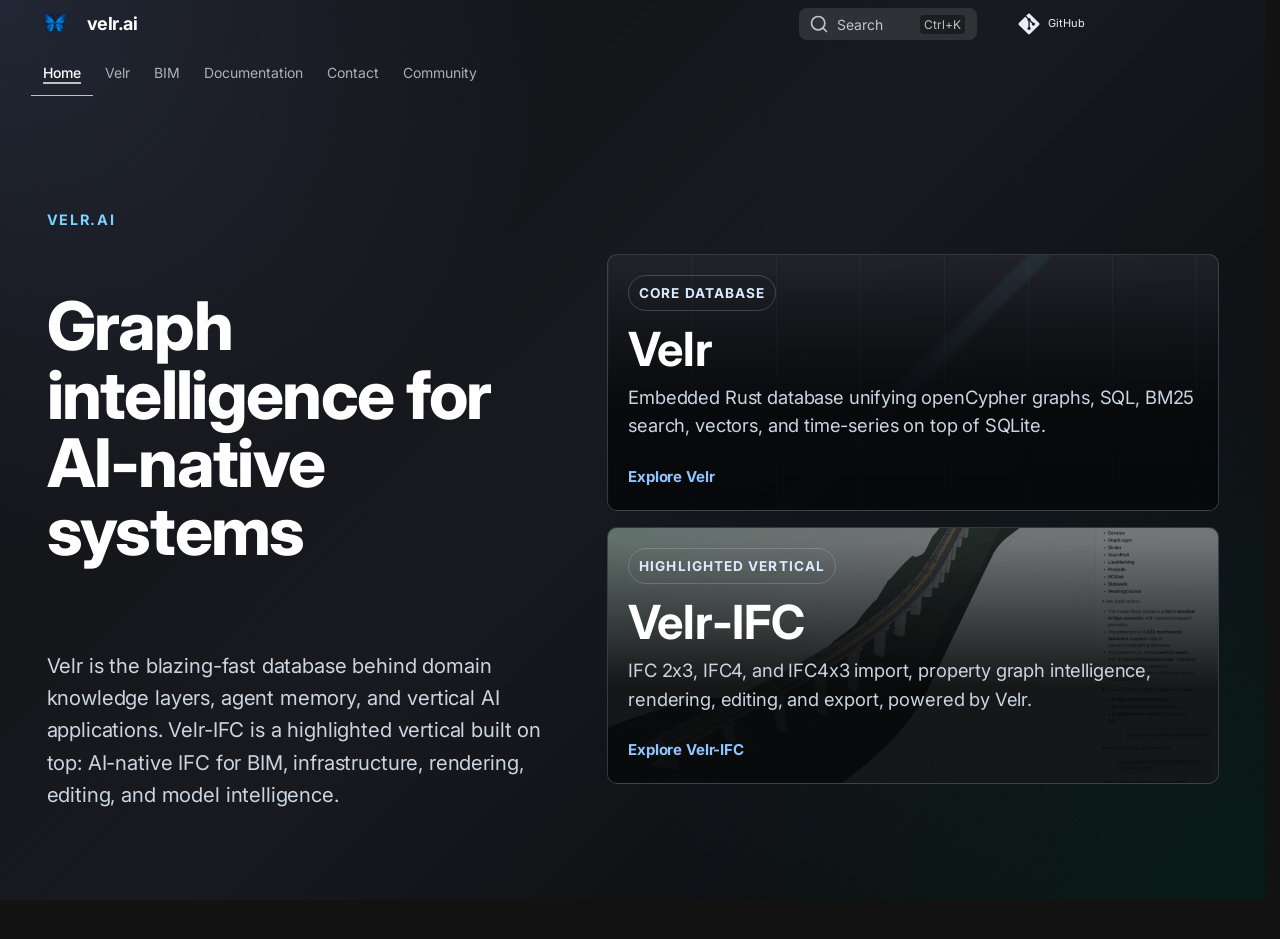
<file: index.html>
<!doctype html>
<html lang="en" class="no-js">
  <head>
    
      <meta charset="utf-8">
      <meta name="viewport" content="width=device-width,initial-scale=1">
      
        <meta name="description" content="Velr is a lightweight, blazingly fast Rust database that unifies openCypher graphs, SQL, BM25 full-text search, vectors, and time-series on top of SQLite.">
      
      
        <meta name="author" content="Tomas Karlsson">
      
      
        <link rel="canonical" href="https://velr.ai/">
      
      
      
        <link rel="next" href="./velr/">
      
      
        
      
      
      <link rel="icon" href="./assets/images/favicon.png">
      <meta name="generator" content="zensical-0.0.47">
    
    
      
        <title>Velr.ai - velr.ai</title>
      
    
    
      
        
      
      <link rel="stylesheet" href="./assets/stylesheets/modern/main.5e19f6ca.min.css">
      
        
          
        
        <link rel="stylesheet" href="./assets/stylesheets/modern/palette.dfe2e883.min.css">
      
      


    
    
      
    
    
      
        
        
        <link rel="preconnect" href="https://fonts.gstatic.com" crossorigin>
        <link rel="stylesheet" href="https://fonts.googleapis.com/css?family=Inter:300,300i,400,400i,500,500i,700,700i%7CJetBrains+Mono:400,400i,700,700i&amp;display=fallback">
        <style>:root{--md-text-font:"Inter";--md-code-font:"JetBrains Mono"}</style>
      
    
    
      <link rel="stylesheet" href="./assets/stylesheets/landing.css">
    
    <script>__md_scope=new URL(".",location),__md_scope.pathname.endsWith("/")||(__md_scope=new URL(__md_scope.pathname+"/",location)),__md_hash=e=>[...e].reduce(((e,t)=>(e<<5)-e+t.charCodeAt(0)),0),__md_get=(e,t=localStorage,_=__md_scope)=>JSON.parse(t.getItem(_.pathname+"."+e)),__md_set=(e,t,_=localStorage,a=__md_scope)=>{try{_.setItem(a.pathname+"."+e,JSON.stringify(t))}catch(e){}},document.documentElement.setAttribute("data-platform",navigator.platform)</script>
    
      

    
    
  </head>
  
  
    
    
      
    
    
    
    
    <body dir="ltr" data-md-color-scheme="default" data-md-color-primary="indigo" data-md-color-accent="indigo">
  
    
    <input class="md-toggle" data-md-toggle="drawer" type="checkbox" id="__drawer" autocomplete="off">
    <input class="md-toggle" data-md-toggle="search" type="checkbox" id="__search" autocomplete="off">
    <label class="md-overlay" for="__drawer" aria-label="Navigation"></label>
    <div data-md-component="skip">
      
        <a href="#__skip" class="md-skip">
          Skip to content
        </a>
      
    </div>
    <div data-md-component="announce">
      
    </div>
    
    
      

<header class="md-header" data-md-component="header">
  <nav class="md-header__inner md-grid" aria-label="Header">
    <a href="" title="velr.ai" class="md-header__button md-logo" aria-label="velr.ai" data-md-component="logo">
      
  <img src="./assets/logo_bf_small.png" alt="velr.ai">

    </a>
    <label class="md-header__button md-icon" for="__drawer" aria-label="Navigation">
      
      <svg xmlns="http://www.w3.org/2000/svg" fill="none" stroke="currentColor" stroke-linecap="round" stroke-linejoin="round" stroke-width="2" class="lucide lucide-menu" viewBox="0 0 24 24"><path d="M4 5h16M4 12h16M4 19h16"/></svg>
    </label>
    <div class="md-header__title" data-md-component="header-title">
      <div class="md-header__ellipsis">
        <div class="md-header__topic">
          <span class="md-ellipsis">
            velr.ai
          </span>
        </div>
        <div class="md-header__topic" data-md-component="header-topic">
          <span class="md-ellipsis">
            
              Velr.ai
            
          </span>
        </div>
      </div>
    </div>
    
      
        <form class="md-header__option" data-md-component="palette">
  
    
    
    
    <input class="md-option" data-md-color-media="none" data-md-color-scheme="default" data-md-color-primary="indigo" data-md-color-accent="indigo"  aria-hidden="true"  type="radio" name="__palette" id="__palette_0">
    
  
</form>
      
    
    
      <script>var palette=__md_get("__palette");if(palette&&palette.color){if("(prefers-color-scheme)"===palette.color.media){var media=matchMedia("(prefers-color-scheme: light)"),input=document.querySelector(media.matches?"[data-md-color-media='(prefers-color-scheme: light)']":"[data-md-color-media='(prefers-color-scheme: dark)']");palette.color.media=input.getAttribute("data-md-color-media"),palette.color.scheme=input.getAttribute("data-md-color-scheme"),palette.color.primary=input.getAttribute("data-md-color-primary"),palette.color.accent=input.getAttribute("data-md-color-accent")}for(var[key,value]of Object.entries(palette.color))document.body.setAttribute("data-md-color-"+key,value)}</script>
    
    
    
      
      
        <label class="md-header__button md-icon" for="__search" aria-label="Search">
          
          <svg xmlns="http://www.w3.org/2000/svg" fill="none" stroke="currentColor" stroke-linecap="round" stroke-linejoin="round" stroke-width="2" class="lucide lucide-search" viewBox="0 0 24 24"><path d="m21 21-4.34-4.34"/><circle cx="11" cy="11" r="8"/></svg>
        </label>
        <div class="md-search" data-md-component="search" role="dialog" aria-label="Search">
  <button type="button" class="md-search__button">
    Search
  </button>
</div>
      
    
    <div class="md-header__source">
      
        <a href="https://github.com/velr-ai/velr" title="Go to repository" class="md-source" data-md-component="source">
  <div class="md-source__icon md-icon">
    
    <svg xmlns="http://www.w3.org/2000/svg" viewBox="0 0 448 512"><!--! Font Awesome Free 7.2.0 by @fontawesome - https://fontawesome.com License - https://fontawesome.com/license/free (Icons: CC BY 4.0, Fonts: SIL OFL 1.1, Code: MIT License) Copyright 2026 Fonticons, Inc.--><path fill="currentColor" d="M439.6 236.1 244 40.5c-5.4-5.5-12.8-8.5-20.4-8.5s-15 3-20.4 8.4L162.5 81l51.5 51.5c27.1-9.1 52.7 16.8 43.4 43.7l49.7 49.7c34.2-11.8 61.2 31 35.5 56.7-26.5 26.5-70.2-2.9-56-37.3L240.3 199v121.9c25.3 12.5 22.3 41.8 9.1 55-6.4 6.4-15.2 10.1-24.3 10.1s-17.8-3.6-24.3-10.1c-17.6-17.6-11.1-46.9 11.2-56v-123c-20.8-8.5-24.6-30.7-18.6-45L142.6 101 8.5 235.1C3 240.6 0 247.9 0 255.5s3 15 8.5 20.4l195.6 195.7c5.4 5.4 12.7 8.4 20.4 8.4s15-3 20.4-8.4l194.7-194.7c5.4-5.4 8.4-12.8 8.4-20.4s-3-15-8.4-20.4"/></svg>
  </div>
  <div class="md-source__repository">
    GitHub
  </div>
</a>
      
    </div>
  </nav>
  
</header>
    
    <div class="md-container" data-md-component="container">
      
      
        
          
            
<nav class="md-tabs" aria-label="Tabs" data-md-component="tabs">
  <div class="md-grid">
    <ul class="md-tabs__list">
      
        
  
  
  
    
  
  
    <li class="md-tabs__item md-tabs__item--active">
      <a href="" class="md-tabs__link">
        
  
  Home

      </a>
    </li>
  

      
        
  
  
  
  
    <li class="md-tabs__item">
      <a href="./velr/" class="md-tabs__link">
        
  
  Velr

      </a>
    </li>
  

      
        
  
  
  
  
    <li class="md-tabs__item">
      <a href="./velr-ifc/" class="md-tabs__link">
        
  
  BIM

      </a>
    </li>
  

      
        
  
  
  
  
    
      
      
        
      
        
      
        
      
        
      
        
      
        
      
        
      
        
      
    
    
    
    
      <li class="md-tabs__item">
        <a href="./docs/get-started/" class="md-tabs__link">
          
  
  Documentation

        </a>
      </li>
    
  

      
        
  
  
  
  
    <li class="md-tabs__item">
      <a href="./contact/" class="md-tabs__link">
        
  
  Contact

      </a>
    </li>
  

      
        
  
  
  
  
    
      
      
        
          
        
      
    
    
    
    
      <li class="md-tabs__item">
        <a href="./community/" class="md-tabs__link">
          
  
  Community

        </a>
      </li>
    
  

      
    </ul>
  </div>
</nav>
          
        
      
      <main class="md-main" data-md-component="main">
        <div class="md-main__inner md-grid">
          
            
              
                
              
              <div class="md-sidebar md-sidebar--primary" data-md-component="sidebar" data-md-type="navigation" hidden>
                <div class="md-sidebar__scrollwrap">
                  <div class="md-sidebar__inner">
                    


  


<nav class="md-nav md-nav--primary md-nav--lifted" aria-label="Navigation" data-md-level="0">
  <label class="md-nav__title" for="__drawer">
    <a href="" title="velr.ai" class="md-nav__button md-logo" aria-label="velr.ai" data-md-component="logo">
      
  <img src="./assets/logo_bf_small.png" alt="velr.ai">

    </a>
    velr.ai
  </label>
  
    <div class="md-nav__source">
      <a href="https://github.com/velr-ai/velr" title="Go to repository" class="md-source" data-md-component="source">
  <div class="md-source__icon md-icon">
    
    <svg xmlns="http://www.w3.org/2000/svg" viewBox="0 0 448 512"><!--! Font Awesome Free 7.2.0 by @fontawesome - https://fontawesome.com License - https://fontawesome.com/license/free (Icons: CC BY 4.0, Fonts: SIL OFL 1.1, Code: MIT License) Copyright 2026 Fonticons, Inc.--><path fill="currentColor" d="M439.6 236.1 244 40.5c-5.4-5.5-12.8-8.5-20.4-8.5s-15 3-20.4 8.4L162.5 81l51.5 51.5c27.1-9.1 52.7 16.8 43.4 43.7l49.7 49.7c34.2-11.8 61.2 31 35.5 56.7-26.5 26.5-70.2-2.9-56-37.3L240.3 199v121.9c25.3 12.5 22.3 41.8 9.1 55-6.4 6.4-15.2 10.1-24.3 10.1s-17.8-3.6-24.3-10.1c-17.6-17.6-11.1-46.9 11.2-56v-123c-20.8-8.5-24.6-30.7-18.6-45L142.6 101 8.5 235.1C3 240.6 0 247.9 0 255.5s3 15 8.5 20.4l195.6 195.7c5.4 5.4 12.7 8.4 20.4 8.4s15-3 20.4-8.4l194.7-194.7c5.4-5.4 8.4-12.8 8.4-20.4s-3-15-8.4-20.4"/></svg>
  </div>
  <div class="md-source__repository">
    GitHub
  </div>
</a>
    </div>
  
  <ul class="md-nav__list" data-md-scrollfix>
    
      
      
  
  
    
  
  
  
    <li class="md-nav__item md-nav__item--active">
      
      
      
      
      
      <a href="" class="md-nav__link md-nav__link--active">
        
  
  
    <svg xmlns="http://www.w3.org/2000/svg" fill="none" stroke="currentColor" stroke-linecap="round" stroke-linejoin="round" stroke-width="2" class="lucide lucide-rocket" viewBox="0 0 24 24"><path d="M12 15v5s3.03-.55 4-2c1.08-1.62 0-5 0-5M4.5 16.5c-1.5 1.26-2 5-2 5s3.74-.5 5-2c.71-.84.7-2.13-.09-2.91a2.18 2.18 0 0 0-2.91-.09"/><path d="M9 12a22 22 0 0 1 2-3.95A12.88 12.88 0 0 1 22 2c0 2.72-.78 7.5-6 11a22.4 22.4 0 0 1-4 2z"/><path d="M9 12H4s.55-3.03 2-4c1.62-1.08 5 .05 5 .05"/></svg>
  
  <span class="md-ellipsis">
    
  
  Home

    
  </span>
  
  

      </a>
      
    </li>
  

    
      
      
  
  
  
  
    <li class="md-nav__item">
      <a href="./velr/" class="md-nav__link">
        
  
  
    <svg xmlns="http://www.w3.org/2000/svg" fill="none" stroke="currentColor" stroke-linecap="round" stroke-linejoin="round" stroke-width="2" class="lucide lucide-database" viewBox="0 0 24 24"><ellipse cx="12" cy="5" rx="9" ry="3"/><path d="M3 5v14a9 3 0 0 0 18 0V5"/><path d="M3 12a9 3 0 0 0 18 0"/></svg>
  
  <span class="md-ellipsis">
    
  
  Velr

    
  </span>
  
  

      </a>
    </li>
  

    
      
      
  
  
  
  
    <li class="md-nav__item">
      <a href="./velr-ifc/" class="md-nav__link">
        
  
  
    <svg xmlns="http://www.w3.org/2000/svg" fill="none" stroke="currentColor" stroke-linecap="round" stroke-linejoin="round" stroke-width="2" class="lucide lucide-box" viewBox="0 0 24 24"><path d="M21 8a2 2 0 0 0-1-1.73l-7-4a2 2 0 0 0-2 0l-7 4A2 2 0 0 0 3 8v8a2 2 0 0 0 1 1.73l7 4a2 2 0 0 0 2 0l7-4A2 2 0 0 0 21 16Z"/><path d="m3.3 7 8.7 5 8.7-5M12 22V12"/></svg>
  
  <span class="md-ellipsis">
    
  
  BIM

    
  </span>
  
  

      </a>
    </li>
  

    
      
      
  
  
  
  
    
    
      
        
      
        
      
        
      
        
      
        
      
        
      
        
      
        
      
    
    
    
      
      
        
      
    
    
    <li class="md-nav__item md-nav__item--nested">
      
        
        
        <input class="md-nav__toggle md-toggle " type="checkbox" id="__nav_4" >
        
          
          <label class="md-nav__link" for="__nav_4" id="__nav_4_label" tabindex="0">
            
  
  
  <span class="md-ellipsis">
    
  
  Documentation

    
  </span>
  
  

            <span class="md-nav__icon md-icon"></span>
          </label>
        
        <nav class="md-nav" data-md-level="1" aria-labelledby="__nav_4_label" aria-expanded="false">
          <label class="md-nav__title" for="__nav_4">
            <span class="md-nav__icon md-icon"></span>
            
  
  Documentation

          </label>
          <ul class="md-nav__list" data-md-scrollfix>
            
              
                
  
  
  
  
    <li class="md-nav__item">
      <a href="./docs/get-started/" class="md-nav__link">
        
  
  
    <svg xmlns="http://www.w3.org/2000/svg" viewBox="0 0 24 24"><title>Markdown</title><path d="M22.27 19.385H1.73A1.73 1.73 0 0 1 0 17.655V6.345a1.73 1.73 0 0 1 1.73-1.73h20.54A1.73 1.73 0 0 1 24 6.345v11.308a1.73 1.73 0 0 1-1.73 1.731zM5.769 15.923v-4.5l2.308 2.885 2.307-2.885v4.5h2.308V8.078h-2.308l-2.307 2.885-2.308-2.885H3.46v7.847zM21.232 12h-2.309V8.077h-2.307V12h-2.308l3.461 4.039z"/></svg>
  
  <span class="md-ellipsis">
    
  
  Get Started

    
  </span>
  
  

      </a>
    </li>
  

              
            
              
                
  
  
  
  
    <li class="md-nav__item">
      <a href="./docs/shell/" class="md-nav__link">
        
  
  
    <svg xmlns="http://www.w3.org/2000/svg" fill="none" stroke="currentColor" stroke-linecap="round" stroke-linejoin="round" stroke-width="2" class="lucide lucide-terminal" viewBox="0 0 24 24"><path d="M12 19h8M4 17l6-6-6-6"/></svg>
  
  <span class="md-ellipsis">
    
  
  Velr CLI

    
  </span>
  
  

      </a>
    </li>
  

              
            
              
                
  
  
  
  
    <li class="md-nav__item">
      <a href="./docs/python-driver/" class="md-nav__link">
        
  
  
  <span class="md-ellipsis">
    
  
  Python Driver

    
  </span>
  
  

      </a>
    </li>
  

              
            
              
                
  
  
  
  
    <li class="md-nav__item">
      <a href="./docs/rust-driver/" class="md-nav__link">
        
  
  
  <span class="md-ellipsis">
    
  
  Rust Driver

    
  </span>
  
  

      </a>
    </li>
  

              
            
              
                
  
  
  
  
    <li class="md-nav__item">
      <a href="./docs/javascript-driver/" class="md-nav__link">
        
  
  
  <span class="md-ellipsis">
    
  
  JavaScript / TypeScript Driver

    
  </span>
  
  

      </a>
    </li>
  

              
            
              
                
  
  
  
  
    <li class="md-nav__item">
      <a href="./docs/go-driver/" class="md-nav__link">
        
  
  
  <span class="md-ellipsis">
    
  
  Go Driver

    
  </span>
  
  

      </a>
    </li>
  

              
            
              
                
  
  
  
  
    <li class="md-nav__item">
      <a href="./docs/java-driver/" class="md-nav__link">
        
  
  
  <span class="md-ellipsis">
    
  
  Java Driver

    
  </span>
  
  

      </a>
    </li>
  

              
            
              
                
  
  
  
  
    <li class="md-nav__item">
      <a href="./docs/kotlin-driver/" class="md-nav__link">
        
  
  
  <span class="md-ellipsis">
    
  
  Kotlin Driver

    
  </span>
  
  

      </a>
    </li>
  

              
            
          </ul>
        </nav>
      
    </li>
  

    
      
      
  
  
  
  
    <li class="md-nav__item">
      <a href="./contact/" class="md-nav__link">
        
  
  
    <svg xmlns="http://www.w3.org/2000/svg" fill="none" stroke="currentColor" stroke-linecap="round" stroke-linejoin="round" stroke-width="2" class="lucide lucide-mail" viewBox="0 0 24 24"><path d="m22 7-8.991 5.727a2 2 0 0 1-2.009 0L2 7"/><rect width="20" height="16" x="2" y="4" rx="2"/></svg>
  
  <span class="md-ellipsis">
    
  
  Contact

    
  </span>
  
  

      </a>
    </li>
  

    
      
      
  
  
  
  
    
    
      
        
          
        
      
    
    
    
      
      
        
      
    
    
    <li class="md-nav__item md-nav__item--nested">
      
        
        
        <input class="md-nav__toggle md-toggle " type="checkbox" id="__nav_6" >
        
          
          <div class="md-nav__link md-nav__container">
            <a href="./community/" class="md-nav__link ">
              
  
  
    <svg xmlns="http://www.w3.org/2000/svg" viewBox="0 0 24 24"><title>GitHub</title><path d="M12 .297c-6.63 0-12 5.373-12 12 0 5.303 3.438 9.8 8.205 11.385.6.113.82-.258.82-.577 0-.285-.01-1.04-.015-2.04-3.338.724-4.042-1.61-4.042-1.61C4.422 18.07 3.633 17.7 3.633 17.7c-1.087-.744.084-.729.084-.729 1.205.084 1.838 1.236 1.838 1.236 1.07 1.835 2.809 1.305 3.495.998.108-.776.417-1.305.76-1.605-2.665-.3-5.466-1.332-5.466-5.93 0-1.31.465-2.38 1.235-3.22-.135-.303-.54-1.523.105-3.176 0 0 1.005-.322 3.3 1.23.96-.267 1.98-.399 3-.405 1.02.006 2.04.138 3 .405 2.28-1.552 3.285-1.23 3.285-1.23.645 1.653.24 2.873.12 3.176.765.84 1.23 1.91 1.23 3.22 0 4.61-2.805 5.625-5.475 5.92.42.36.81 1.096.81 2.22 0 1.606-.015 2.896-.015 3.286 0 .315.21.69.825.57C20.565 22.092 24 17.592 24 12.297c0-6.627-5.373-12-12-12"/></svg>
  
  <span class="md-ellipsis">
    
  
  Community

    
  </span>
  
  

            </a>
            
          </div>
        
        <nav class="md-nav" data-md-level="1" aria-labelledby="__nav_6_label" aria-expanded="false">
          <label class="md-nav__title" for="__nav_6">
            <span class="md-nav__icon md-icon"></span>
            
  
  Community

          </label>
          <ul class="md-nav__list" data-md-scrollfix>
            
              
            
          </ul>
        </nav>
      
    </li>
  

    
  </ul>
</nav>
                  </div>
                </div>
              </div>
            
            
              
                
              
              <div class="md-sidebar md-sidebar--secondary" data-md-component="sidebar" data-md-type="toc" hidden>
                <div class="md-sidebar__scrollwrap">
                  
                    
                    
                    
                    
                  
                  <div class="md-sidebar__inner">
                    


<nav class="md-nav md-nav--secondary" aria-label="On this page">
  
  
  
  
</nav>
                  </div>
                </div>
              </div>
            
          
          
            <div class="md-content" data-md-component="content">
              
                

  



  


              
              <article class="md-content__inner md-typeset">
                
                  
  
  


<div id="velr-landing-marker" data-velr-dark-page></div>

<section class="velr-gateway">
  <div class="velr-eyebrow">Velr.ai</div>
  <h1>Graph intelligence for AI-native systems</h1>
  <p class="velr-lede">
    Velr is the blazing-fast database behind domain knowledge layers, agent memory,
    and vertical AI applications. Velr-IFC is a highlighted vertical built on top:
    AI-native IFC for BIM, infrastructure, rendering, editing, and model intelligence.
  </p>

  <div class="velr-product-grid">
    <a class="velr-product-card velr-card-core" href="velr/">
      <span class="velr-card-kicker">Core database</span>
      <strong>Velr</strong>
      <span>
        Embedded Rust database unifying openCypher graphs, SQL, BM25 search,
        vectors, and time-series on top of SQLite.
      </span>
      <em>Explore Velr</em>
    </a>

    <a class="velr-product-card velr-card-ifc" href="velr-ifc/">
      <span class="velr-card-kicker">Highlighted vertical</span>
      <strong>Velr-IFC</strong>
      <span>
        IFC 2x3, IFC4, and IFC4x3 import, property graph intelligence,
        rendering, editing, and export, powered by Velr.
      </span>
      <em>Explore Velr-IFC</em>
    </a>
  </div>
</section>

  









  
  




  



                
              </article>
            </div>
          
          
  <script>var tabs=__md_get("__tabs");if(Array.isArray(tabs))e:for(var set of document.querySelectorAll(".tabbed-set")){var labels=set.querySelector(".tabbed-labels");for(var tab of tabs)for(var label of labels.getElementsByTagName("label"))if(label.innerText.trim()===tab){var input=document.getElementById(label.htmlFor);input.checked=!0;continue e}}</script>

<script>var target=document.getElementById(location.hash.slice(1));target&&target.name&&(target.checked=target.name.startsWith("__tabbed_"))</script>
        </div>
        
          <button type="button" class="md-top md-icon" data-md-component="top" hidden>
  
  <svg xmlns="http://www.w3.org/2000/svg" fill="none" stroke="currentColor" stroke-linecap="round" stroke-linejoin="round" stroke-width="2" class="lucide lucide-circle-arrow-up" viewBox="0 0 24 24"><circle cx="12" cy="12" r="10"/><path d="m16 12-4-4-4 4M12 16V8"/></svg>
  Back to top
</button>
        
      </main>
      
        <footer class="md-footer">
  
    
      
        
      
      <nav class="md-footer__inner md-grid" aria-label="Footer" hidden>
        
        
          
          <a href="./velr/" class="md-footer__link md-footer__link--next" aria-label="Next: Velr">
            <div class="md-footer__title">
              <span class="md-footer__direction">
                Next
              </span>
              <div class="md-ellipsis">
                Velr
              </div>
            </div>
            <div class="md-footer__button md-icon">
              
              <svg xmlns="http://www.w3.org/2000/svg" fill="none" stroke="currentColor" stroke-linecap="round" stroke-linejoin="round" stroke-width="2" class="lucide lucide-arrow-right" viewBox="0 0 24 24"><path d="M5 12h14M12 5l7 7-7 7"/></svg>
            </div>
          </a>
        
      </nav>
    
  
  <div class="md-footer-meta md-typeset">
    <div class="md-footer-meta__inner md-grid">
      <div class="md-copyright">
  
    <div class="md-copyright__highlight">
      Copyright &copy; 2025 Velr Tech AB

    </div>
  
  
    Made with
    <a href="https://zensical.org/" target="_blank" rel="noopener">
      Zensical
    </a>
  
</div>
      
        
<div class="md-social">
  
    
    
    
    
      
      
    
    <a href="https://github.com/velr-ai/velr" target="_blank" rel="noopener" title="github.com" class="md-social__link">
      <svg xmlns="http://www.w3.org/2000/svg" viewBox="0 0 512 512"><!--! Font Awesome Free 7.2.0 by @fontawesome - https://fontawesome.com License - https://fontawesome.com/license/free (Icons: CC BY 4.0, Fonts: SIL OFL 1.1, Code: MIT License) Copyright 2026 Fonticons, Inc.--><path fill="currentColor" d="M173.9 397.4c0 2-2.3 3.6-5.2 3.6-3.3.3-5.6-1.3-5.6-3.6 0-2 2.3-3.6 5.2-3.6 3-.3 5.6 1.3 5.6 3.6m-31.1-4.5c-.7 2 1.3 4.3 4.3 4.9 2.6 1 5.6 0 6.2-2s-1.3-4.3-4.3-5.2c-2.6-.7-5.5.3-6.2 2.3m44.2-1.7c-2.9.7-4.9 2.6-4.6 4.9.3 2 2.9 3.3 5.9 2.6 2.9-.7 4.9-2.6 4.6-4.6-.3-1.9-3-3.2-5.9-2.9M252.8 8C114.1 8 8 113.3 8 252c0 110.9 69.8 205.8 169.5 239.2 12.8 2.3 17.3-5.6 17.3-12.1 0-6.2-.3-40.4-.3-61.4 0 0-70 15-84.7-29.8 0 0-11.4-29.1-27.8-36.6 0 0-22.9-15.7 1.6-15.4 0 0 24.9 2 38.6 25.8 21.9 38.6 58.6 27.5 72.9 20.9 2.3-16 8.8-27.1 16-33.7-55.9-6.2-112.3-14.3-112.3-110.5 0-27.5 7.6-41.3 23.6-58.9-2.6-6.5-11.1-33.3 2.6-67.9 20.9-6.5 69 27 69 27 20-5.6 41.5-8.5 62.8-8.5s42.8 2.9 62.8 8.5c0 0 48.1-33.6 69-27 13.7 34.7 5.2 61.4 2.6 67.9 16 17.7 25.8 31.5 25.8 58.9 0 96.5-58.9 104.2-114.8 110.5 9.2 7.9 17 22.9 17 46.4 0 33.7-.3 75.4-.3 83.6 0 6.5 4.6 14.4 17.3 12.1C436.2 457.8 504 362.9 504 252 504 113.3 391.5 8 252.8 8M105.2 352.9c-1.3 1-1 3.3.7 5.2 1.6 1.6 3.9 2.3 5.2 1 1.3-1 1-3.3-.7-5.2-1.6-1.6-3.9-2.3-5.2-1m-10.8-8.1c-.7 1.3.3 2.9 2.3 3.9 1.6 1 3.6.7 4.3-.7.7-1.3-.3-2.9-2.3-3.9-2-.6-3.6-.3-4.3.7m32.4 35.6c-1.6 1.3-1 4.3 1.3 6.2 2.3 2.3 5.2 2.6 6.5 1 1.3-1.3.7-4.3-1.3-6.2-2.2-2.3-5.2-2.6-6.5-1m-11.4-14.7c-1.6 1-1.6 3.6 0 5.9s4.3 3.3 5.6 2.3c1.6-1.3 1.6-3.9 0-6.2-1.4-2.3-4-3.3-5.6-2"/></svg>
    </a>
  
</div>
      
    </div>
  </div>
</footer>
      
    </div>
    <div class="md-dialog" data-md-component="dialog">
      <div class="md-dialog__inner md-typeset"></div>
    </div>
    
    
    
      
      
      <script id="__config" type="application/json">{"annotate":null,"base":".","features":["announce.dismiss","content.code.annotate","content.code.copy","content.code.select","content.footnote.tooltips","content.tabs.link","content.tooltips","navigation.footer","navigation.indexes","navigation.instant","navigation.instant.prefetch","navigation.path","navigation.sections","navigation.tabs","navigation.top","navigation.tracking","search.highlight"],"search":"./assets/javascripts/workers/search.b6b7e04f.min.js","tags":null,"translations":{"clipboard.copied":"Copied to clipboard","clipboard.copy":"Copy to clipboard","search.result.more.one":"1 more on this page","search.result.more.other":"# more on this page","search.result.none":"No matching documents","search.result.one":"1 matching document","search.result.other":"# matching documents","search.result.placeholder":"Type to start searching","search.result.term.missing":"Missing","select.version":"Select version"},"version":null}</script>
    
    
      <script src="./assets/javascripts/bundle.0df4f2d0.min.js"></script>
      
        <script src="./js/landing.js"></script>
      
    
  </body>
</html>
</file>
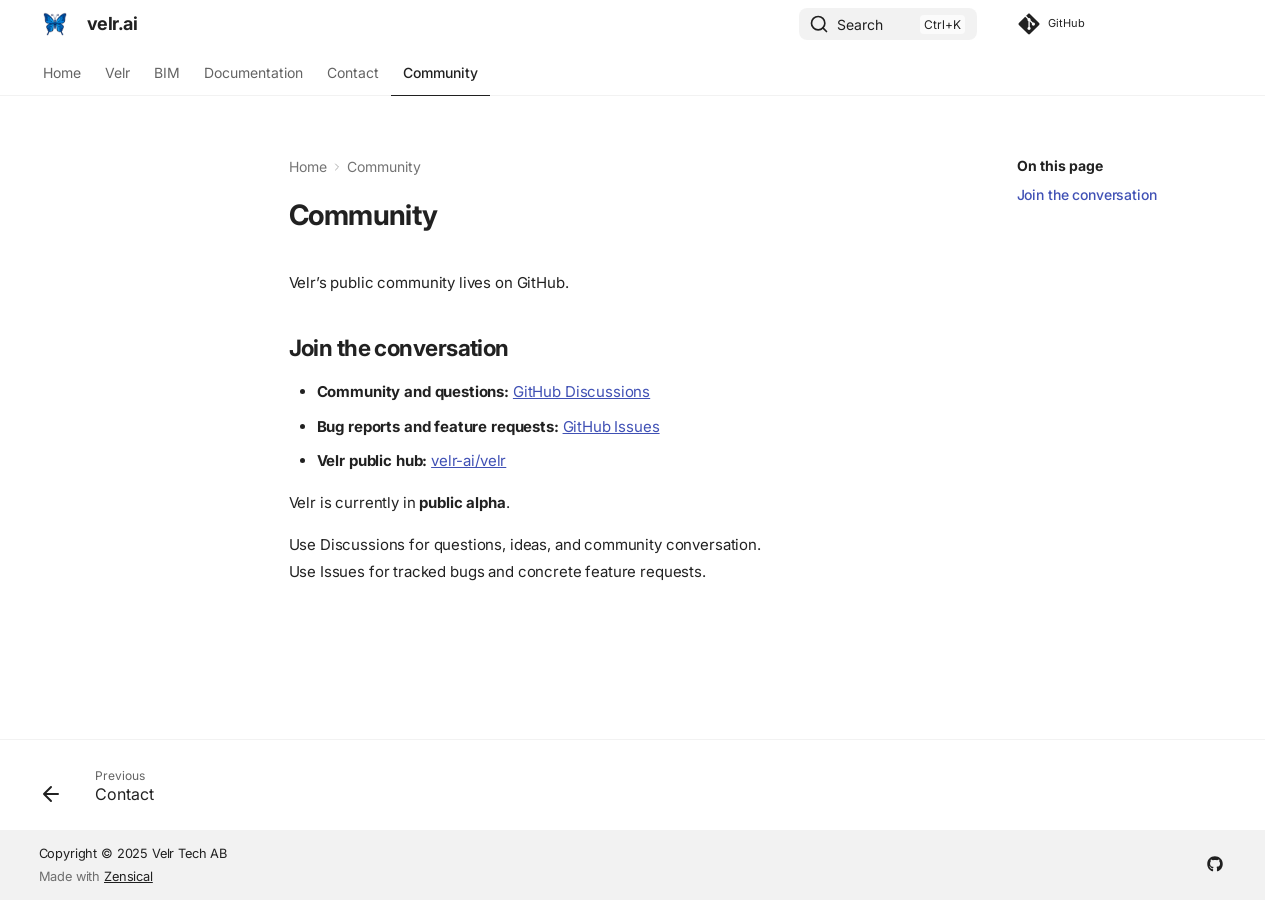
<file: community/index.html>
<!doctype html>
<html lang="en" class="no-js">
  <head>
    
      <meta charset="utf-8">
      <meta name="viewport" content="width=device-width,initial-scale=1">
      
        <meta name="description" content="Velr is a lightweight, blazingly fast Rust database that unifies openCypher graphs, SQL, BM25 full-text search, vectors, and time-series on top of SQLite.">
      
      
        <meta name="author" content="Tomas Karlsson">
      
      
        <link rel="canonical" href="https://velr.ai/community/">
      
      
        <link rel="prev" href="../contact/">
      
      
      
        
      
      
      <link rel="icon" href="../assets/images/favicon.png">
      <meta name="generator" content="zensical-0.0.47">
    
    
      
        <title>Community - velr.ai</title>
      
    
    
      
        
      
      <link rel="stylesheet" href="../assets/stylesheets/modern/main.5e19f6ca.min.css">
      
        
          
        
        <link rel="stylesheet" href="../assets/stylesheets/modern/palette.dfe2e883.min.css">
      
      


    
    
      
    
    
      
        
        
        <link rel="preconnect" href="https://fonts.gstatic.com" crossorigin>
        <link rel="stylesheet" href="https://fonts.googleapis.com/css?family=Inter:300,300i,400,400i,500,500i,700,700i%7CJetBrains+Mono:400,400i,700,700i&amp;display=fallback">
        <style>:root{--md-text-font:"Inter";--md-code-font:"JetBrains Mono"}</style>
      
    
    
      <link rel="stylesheet" href="../assets/stylesheets/landing.css">
    
    <script>__md_scope=new URL("..",location),__md_scope.pathname.endsWith("/")||(__md_scope=new URL(__md_scope.pathname+"/",location)),__md_hash=e=>[...e].reduce(((e,t)=>(e<<5)-e+t.charCodeAt(0)),0),__md_get=(e,t=localStorage,_=__md_scope)=>JSON.parse(t.getItem(_.pathname+"."+e)),__md_set=(e,t,_=localStorage,a=__md_scope)=>{try{_.setItem(a.pathname+"."+e,JSON.stringify(t))}catch(e){}},document.documentElement.setAttribute("data-platform",navigator.platform)</script>
    
      

    
    
  </head>
  
  
    
    
      
    
    
    
    
    <body dir="ltr" data-md-color-scheme="default" data-md-color-primary="indigo" data-md-color-accent="indigo">
  
    
    <input class="md-toggle" data-md-toggle="drawer" type="checkbox" id="__drawer" autocomplete="off">
    <input class="md-toggle" data-md-toggle="search" type="checkbox" id="__search" autocomplete="off">
    <label class="md-overlay" for="__drawer" aria-label="Navigation"></label>
    <div data-md-component="skip">
      
        
        <a href="#community" class="md-skip">
          Skip to content
        </a>
      
    </div>
    <div data-md-component="announce">
      
    </div>
    
    
      

<header class="md-header" data-md-component="header">
  <nav class="md-header__inner md-grid" aria-label="Header">
    <a href="./.." title="velr.ai" class="md-header__button md-logo" aria-label="velr.ai" data-md-component="logo">
      
  <img src="../assets/logo_bf_small.png" alt="velr.ai">

    </a>
    <label class="md-header__button md-icon" for="__drawer" aria-label="Navigation">
      
      <svg xmlns="http://www.w3.org/2000/svg" fill="none" stroke="currentColor" stroke-linecap="round" stroke-linejoin="round" stroke-width="2" class="lucide lucide-menu" viewBox="0 0 24 24"><path d="M4 5h16M4 12h16M4 19h16"/></svg>
    </label>
    <div class="md-header__title" data-md-component="header-title">
      <div class="md-header__ellipsis">
        <div class="md-header__topic">
          <span class="md-ellipsis">
            velr.ai
          </span>
        </div>
        <div class="md-header__topic" data-md-component="header-topic">
          <span class="md-ellipsis">
            
              Community
            
          </span>
        </div>
      </div>
    </div>
    
      
        <form class="md-header__option" data-md-component="palette">
  
    
    
    
    <input class="md-option" data-md-color-media="none" data-md-color-scheme="default" data-md-color-primary="indigo" data-md-color-accent="indigo"  aria-hidden="true"  type="radio" name="__palette" id="__palette_0">
    
  
</form>
      
    
    
      <script>var palette=__md_get("__palette");if(palette&&palette.color){if("(prefers-color-scheme)"===palette.color.media){var media=matchMedia("(prefers-color-scheme: light)"),input=document.querySelector(media.matches?"[data-md-color-media='(prefers-color-scheme: light)']":"[data-md-color-media='(prefers-color-scheme: dark)']");palette.color.media=input.getAttribute("data-md-color-media"),palette.color.scheme=input.getAttribute("data-md-color-scheme"),palette.color.primary=input.getAttribute("data-md-color-primary"),palette.color.accent=input.getAttribute("data-md-color-accent")}for(var[key,value]of Object.entries(palette.color))document.body.setAttribute("data-md-color-"+key,value)}</script>
    
    
    
      
      
        <label class="md-header__button md-icon" for="__search" aria-label="Search">
          
          <svg xmlns="http://www.w3.org/2000/svg" fill="none" stroke="currentColor" stroke-linecap="round" stroke-linejoin="round" stroke-width="2" class="lucide lucide-search" viewBox="0 0 24 24"><path d="m21 21-4.34-4.34"/><circle cx="11" cy="11" r="8"/></svg>
        </label>
        <div class="md-search" data-md-component="search" role="dialog" aria-label="Search">
  <button type="button" class="md-search__button">
    Search
  </button>
</div>
      
    
    <div class="md-header__source">
      
        <a href="https://github.com/velr-ai/velr" title="Go to repository" class="md-source" data-md-component="source">
  <div class="md-source__icon md-icon">
    
    <svg xmlns="http://www.w3.org/2000/svg" viewBox="0 0 448 512"><!--! Font Awesome Free 7.2.0 by @fontawesome - https://fontawesome.com License - https://fontawesome.com/license/free (Icons: CC BY 4.0, Fonts: SIL OFL 1.1, Code: MIT License) Copyright 2026 Fonticons, Inc.--><path fill="currentColor" d="M439.6 236.1 244 40.5c-5.4-5.5-12.8-8.5-20.4-8.5s-15 3-20.4 8.4L162.5 81l51.5 51.5c27.1-9.1 52.7 16.8 43.4 43.7l49.7 49.7c34.2-11.8 61.2 31 35.5 56.7-26.5 26.5-70.2-2.9-56-37.3L240.3 199v121.9c25.3 12.5 22.3 41.8 9.1 55-6.4 6.4-15.2 10.1-24.3 10.1s-17.8-3.6-24.3-10.1c-17.6-17.6-11.1-46.9 11.2-56v-123c-20.8-8.5-24.6-30.7-18.6-45L142.6 101 8.5 235.1C3 240.6 0 247.9 0 255.5s3 15 8.5 20.4l195.6 195.7c5.4 5.4 12.7 8.4 20.4 8.4s15-3 20.4-8.4l194.7-194.7c5.4-5.4 8.4-12.8 8.4-20.4s-3-15-8.4-20.4"/></svg>
  </div>
  <div class="md-source__repository">
    GitHub
  </div>
</a>
      
    </div>
  </nav>
  
</header>
    
    <div class="md-container" data-md-component="container">
      
      
        
          
            
<nav class="md-tabs" aria-label="Tabs" data-md-component="tabs">
  <div class="md-grid">
    <ul class="md-tabs__list">
      
        
  
  
  
  
    <li class="md-tabs__item">
      <a href="./.." class="md-tabs__link">
        
  
  Home

      </a>
    </li>
  

      
        
  
  
  
  
    <li class="md-tabs__item">
      <a href="../velr/" class="md-tabs__link">
        
  
  Velr

      </a>
    </li>
  

      
        
  
  
  
  
    <li class="md-tabs__item">
      <a href="../velr-ifc/" class="md-tabs__link">
        
  
  BIM

      </a>
    </li>
  

      
        
  
  
  
  
    
      
      
        
      
        
      
        
      
        
      
        
      
        
      
        
      
        
      
    
    
    
    
      <li class="md-tabs__item">
        <a href="../docs/get-started/" class="md-tabs__link">
          
  
  Documentation

        </a>
      </li>
    
  

      
        
  
  
  
  
    <li class="md-tabs__item">
      <a href="../contact/" class="md-tabs__link">
        
  
  Contact

      </a>
    </li>
  

      
        
  
  
  
    
  
  
    
      
      
        
          
        
      
    
    
    
    
      <li class="md-tabs__item md-tabs__item--active">
        <a href="././" class="md-tabs__link">
          
  
  Community

        </a>
      </li>
    
  

      
    </ul>
  </div>
</nav>
          
        
      
      <main class="md-main" data-md-component="main">
        <div class="md-main__inner md-grid">
          
            
              
              <div class="md-sidebar md-sidebar--primary" data-md-component="sidebar" data-md-type="navigation" >
                <div class="md-sidebar__scrollwrap">
                  <div class="md-sidebar__inner">
                    


  


<nav class="md-nav md-nav--primary md-nav--lifted" aria-label="Navigation" data-md-level="0">
  <label class="md-nav__title" for="__drawer">
    <a href="./.." title="velr.ai" class="md-nav__button md-logo" aria-label="velr.ai" data-md-component="logo">
      
  <img src="../assets/logo_bf_small.png" alt="velr.ai">

    </a>
    velr.ai
  </label>
  
    <div class="md-nav__source">
      <a href="https://github.com/velr-ai/velr" title="Go to repository" class="md-source" data-md-component="source">
  <div class="md-source__icon md-icon">
    
    <svg xmlns="http://www.w3.org/2000/svg" viewBox="0 0 448 512"><!--! Font Awesome Free 7.2.0 by @fontawesome - https://fontawesome.com License - https://fontawesome.com/license/free (Icons: CC BY 4.0, Fonts: SIL OFL 1.1, Code: MIT License) Copyright 2026 Fonticons, Inc.--><path fill="currentColor" d="M439.6 236.1 244 40.5c-5.4-5.5-12.8-8.5-20.4-8.5s-15 3-20.4 8.4L162.5 81l51.5 51.5c27.1-9.1 52.7 16.8 43.4 43.7l49.7 49.7c34.2-11.8 61.2 31 35.5 56.7-26.5 26.5-70.2-2.9-56-37.3L240.3 199v121.9c25.3 12.5 22.3 41.8 9.1 55-6.4 6.4-15.2 10.1-24.3 10.1s-17.8-3.6-24.3-10.1c-17.6-17.6-11.1-46.9 11.2-56v-123c-20.8-8.5-24.6-30.7-18.6-45L142.6 101 8.5 235.1C3 240.6 0 247.9 0 255.5s3 15 8.5 20.4l195.6 195.7c5.4 5.4 12.7 8.4 20.4 8.4s15-3 20.4-8.4l194.7-194.7c5.4-5.4 8.4-12.8 8.4-20.4s-3-15-8.4-20.4"/></svg>
  </div>
  <div class="md-source__repository">
    GitHub
  </div>
</a>
    </div>
  
  <ul class="md-nav__list" data-md-scrollfix>
    
      
      
  
  
  
  
    <li class="md-nav__item">
      <a href="./.." class="md-nav__link">
        
  
  
    <svg xmlns="http://www.w3.org/2000/svg" fill="none" stroke="currentColor" stroke-linecap="round" stroke-linejoin="round" stroke-width="2" class="lucide lucide-rocket" viewBox="0 0 24 24"><path d="M12 15v5s3.03-.55 4-2c1.08-1.62 0-5 0-5M4.5 16.5c-1.5 1.26-2 5-2 5s3.74-.5 5-2c.71-.84.7-2.13-.09-2.91a2.18 2.18 0 0 0-2.91-.09"/><path d="M9 12a22 22 0 0 1 2-3.95A12.88 12.88 0 0 1 22 2c0 2.72-.78 7.5-6 11a22.4 22.4 0 0 1-4 2z"/><path d="M9 12H4s.55-3.03 2-4c1.62-1.08 5 .05 5 .05"/></svg>
  
  <span class="md-ellipsis">
    
  
  Home

    
  </span>
  
  

      </a>
    </li>
  

    
      
      
  
  
  
  
    <li class="md-nav__item">
      <a href="../velr/" class="md-nav__link">
        
  
  
    <svg xmlns="http://www.w3.org/2000/svg" fill="none" stroke="currentColor" stroke-linecap="round" stroke-linejoin="round" stroke-width="2" class="lucide lucide-database" viewBox="0 0 24 24"><ellipse cx="12" cy="5" rx="9" ry="3"/><path d="M3 5v14a9 3 0 0 0 18 0V5"/><path d="M3 12a9 3 0 0 0 18 0"/></svg>
  
  <span class="md-ellipsis">
    
  
  Velr

    
  </span>
  
  

      </a>
    </li>
  

    
      
      
  
  
  
  
    <li class="md-nav__item">
      <a href="../velr-ifc/" class="md-nav__link">
        
  
  
    <svg xmlns="http://www.w3.org/2000/svg" fill="none" stroke="currentColor" stroke-linecap="round" stroke-linejoin="round" stroke-width="2" class="lucide lucide-box" viewBox="0 0 24 24"><path d="M21 8a2 2 0 0 0-1-1.73l-7-4a2 2 0 0 0-2 0l-7 4A2 2 0 0 0 3 8v8a2 2 0 0 0 1 1.73l7 4a2 2 0 0 0 2 0l7-4A2 2 0 0 0 21 16Z"/><path d="m3.3 7 8.7 5 8.7-5M12 22V12"/></svg>
  
  <span class="md-ellipsis">
    
  
  BIM

    
  </span>
  
  

      </a>
    </li>
  

    
      
      
  
  
  
  
    
    
      
        
      
        
      
        
      
        
      
        
      
        
      
        
      
        
      
    
    
    
      
      
        
      
    
    
    <li class="md-nav__item md-nav__item--nested">
      
        
        
        <input class="md-nav__toggle md-toggle " type="checkbox" id="__nav_4" >
        
          
          <label class="md-nav__link" for="__nav_4" id="__nav_4_label" tabindex="0">
            
  
  
  <span class="md-ellipsis">
    
  
  Documentation

    
  </span>
  
  

            <span class="md-nav__icon md-icon"></span>
          </label>
        
        <nav class="md-nav" data-md-level="1" aria-labelledby="__nav_4_label" aria-expanded="false">
          <label class="md-nav__title" for="__nav_4">
            <span class="md-nav__icon md-icon"></span>
            
  
  Documentation

          </label>
          <ul class="md-nav__list" data-md-scrollfix>
            
              
                
  
  
  
  
    <li class="md-nav__item">
      <a href="../docs/get-started/" class="md-nav__link">
        
  
  
    <svg xmlns="http://www.w3.org/2000/svg" viewBox="0 0 24 24"><title>Markdown</title><path d="M22.27 19.385H1.73A1.73 1.73 0 0 1 0 17.655V6.345a1.73 1.73 0 0 1 1.73-1.73h20.54A1.73 1.73 0 0 1 24 6.345v11.308a1.73 1.73 0 0 1-1.73 1.731zM5.769 15.923v-4.5l2.308 2.885 2.307-2.885v4.5h2.308V8.078h-2.308l-2.307 2.885-2.308-2.885H3.46v7.847zM21.232 12h-2.309V8.077h-2.307V12h-2.308l3.461 4.039z"/></svg>
  
  <span class="md-ellipsis">
    
  
  Get Started

    
  </span>
  
  

      </a>
    </li>
  

              
            
              
                
  
  
  
  
    <li class="md-nav__item">
      <a href="../docs/shell/" class="md-nav__link">
        
  
  
    <svg xmlns="http://www.w3.org/2000/svg" fill="none" stroke="currentColor" stroke-linecap="round" stroke-linejoin="round" stroke-width="2" class="lucide lucide-terminal" viewBox="0 0 24 24"><path d="M12 19h8M4 17l6-6-6-6"/></svg>
  
  <span class="md-ellipsis">
    
  
  Velr CLI

    
  </span>
  
  

      </a>
    </li>
  

              
            
              
                
  
  
  
  
    <li class="md-nav__item">
      <a href="../docs/python-driver/" class="md-nav__link">
        
  
  
  <span class="md-ellipsis">
    
  
  Python Driver

    
  </span>
  
  

      </a>
    </li>
  

              
            
              
                
  
  
  
  
    <li class="md-nav__item">
      <a href="../docs/rust-driver/" class="md-nav__link">
        
  
  
  <span class="md-ellipsis">
    
  
  Rust Driver

    
  </span>
  
  

      </a>
    </li>
  

              
            
              
                
  
  
  
  
    <li class="md-nav__item">
      <a href="../docs/javascript-driver/" class="md-nav__link">
        
  
  
  <span class="md-ellipsis">
    
  
  JavaScript / TypeScript Driver

    
  </span>
  
  

      </a>
    </li>
  

              
            
              
                
  
  
  
  
    <li class="md-nav__item">
      <a href="../docs/go-driver/" class="md-nav__link">
        
  
  
  <span class="md-ellipsis">
    
  
  Go Driver

    
  </span>
  
  

      </a>
    </li>
  

              
            
              
                
  
  
  
  
    <li class="md-nav__item">
      <a href="../docs/java-driver/" class="md-nav__link">
        
  
  
  <span class="md-ellipsis">
    
  
  Java Driver

    
  </span>
  
  

      </a>
    </li>
  

              
            
              
                
  
  
  
  
    <li class="md-nav__item">
      <a href="../docs/kotlin-driver/" class="md-nav__link">
        
  
  
  <span class="md-ellipsis">
    
  
  Kotlin Driver

    
  </span>
  
  

      </a>
    </li>
  

              
            
          </ul>
        </nav>
      
    </li>
  

    
      
      
  
  
  
  
    <li class="md-nav__item">
      <a href="../contact/" class="md-nav__link">
        
  
  
    <svg xmlns="http://www.w3.org/2000/svg" fill="none" stroke="currentColor" stroke-linecap="round" stroke-linejoin="round" stroke-width="2" class="lucide lucide-mail" viewBox="0 0 24 24"><path d="m22 7-8.991 5.727a2 2 0 0 1-2.009 0L2 7"/><rect width="20" height="16" x="2" y="4" rx="2"/></svg>
  
  <span class="md-ellipsis">
    
  
  Contact

    
  </span>
  
  

      </a>
    </li>
  

    
      
      
  
  
    
  
  
  
    
    
      
        
          
        
      
    
    
    
      
        
        
      
      
        
      
    
    
    <li class="md-nav__item md-nav__item--active md-nav__item--section md-nav__item--nested">
      
        
        
        <input class="md-nav__toggle md-toggle " type="checkbox" id="__nav_6" checked>
        
          
          <div class="md-nav__link md-nav__container">
            <a href="././" class="md-nav__link md-nav__link--active">
              
  
  
    <svg xmlns="http://www.w3.org/2000/svg" viewBox="0 0 24 24"><title>GitHub</title><path d="M12 .297c-6.63 0-12 5.373-12 12 0 5.303 3.438 9.8 8.205 11.385.6.113.82-.258.82-.577 0-.285-.01-1.04-.015-2.04-3.338.724-4.042-1.61-4.042-1.61C4.422 18.07 3.633 17.7 3.633 17.7c-1.087-.744.084-.729.084-.729 1.205.084 1.838 1.236 1.838 1.236 1.07 1.835 2.809 1.305 3.495.998.108-.776.417-1.305.76-1.605-2.665-.3-5.466-1.332-5.466-5.93 0-1.31.465-2.38 1.235-3.22-.135-.303-.54-1.523.105-3.176 0 0 1.005-.322 3.3 1.23.96-.267 1.98-.399 3-.405 1.02.006 2.04.138 3 .405 2.28-1.552 3.285-1.23 3.285-1.23.645 1.653.24 2.873.12 3.176.765.84 1.23 1.91 1.23 3.22 0 4.61-2.805 5.625-5.475 5.92.42.36.81 1.096.81 2.22 0 1.606-.015 2.896-.015 3.286 0 .315.21.69.825.57C20.565 22.092 24 17.592 24 12.297c0-6.627-5.373-12-12-12"/></svg>
  
  <span class="md-ellipsis">
    
  
  Community

    
  </span>
  
  

            </a>
            
          </div>
        
        <nav class="md-nav" data-md-level="1" aria-labelledby="__nav_6_label" aria-expanded="true">
          <label class="md-nav__title" for="__nav_6">
            <span class="md-nav__icon md-icon"></span>
            
  
  Community

          </label>
          <ul class="md-nav__list" data-md-scrollfix>
            
              
            
          </ul>
        </nav>
      
    </li>
  

    
  </ul>
</nav>
                  </div>
                </div>
              </div>
            
            
              
              <div class="md-sidebar md-sidebar--secondary" data-md-component="sidebar" data-md-type="toc" >
                <div class="md-sidebar__scrollwrap">
                  
                    
                    
                    
                      
                    
                    
                      <input class="md-nav__toggle md-toggle" type="checkbox" id="__toc">
                      <div class="md-sidebar-button__wrapper">
                        <label class="md-sidebar-button" for="__toc"></label>
                      </div>
                    
                  
                  <div class="md-sidebar__inner">
                    


<nav class="md-nav md-nav--secondary" aria-label="On this page">
  
  
  
    
  
  
    <label class="md-nav__title" for="__toc">
      <span class="md-nav__icon md-icon"></span>
      On this page
    </label>
    <ul class="md-nav__list" data-md-component="toc" data-md-scrollfix>
      
        <li class="md-nav__item">
  <a href="#join-the-conversation" class="md-nav__link">
    <span class="md-ellipsis">
      <span class="md-typeset">
        Join the conversation
      </span>
    </span>
  </a>
  
</li>
      
    </ul>
  
</nav>
                  </div>
                </div>
              </div>
            
          
          
            <div class="md-content" data-md-component="content">
              
                



  


  <nav class="md-path" aria-label="Navigation" >
    <ol class="md-path__list">
      
        
  
  
    <li class="md-path__item">
      <a href="./.." class="md-path__link">
        
  
  <span class="md-ellipsis">
    Home
  </span>

      </a>
    </li>
  

      
      
        
  
  
    
    
      
        
          
        
      
    
    
    
    
      <li class="md-path__item">
        <a href="././" class="md-path__link">
          
  
  <span class="md-ellipsis">
    Community
  </span>

        </a>
      </li>
    
  

      
    </ol>
  </nav>

              
              <article class="md-content__inner md-typeset">
                
                  
  
  


<h1 id="community">Community<a class="headerlink" href="#community" title="Permanent link">&para;</a></h1>
<p>Velr’s public community lives on GitHub.</p>
<h2 id="join-the-conversation">Join the conversation<a class="headerlink" href="#join-the-conversation" title="Permanent link">&para;</a></h2>
<ul>
<li><strong>Community and questions:</strong> <a href="https://github.com/velr-ai/velr/discussions">GitHub Discussions</a></li>
<li><strong>Bug reports and feature requests:</strong> <a href="https://github.com/velr-ai/velr/issues">GitHub Issues</a></li>
<li><strong>Velr public hub:</strong> <a href="https://github.com/velr-ai/velr">velr-ai/velr</a></li>
</ul>
<p>Velr is currently in <strong>public alpha</strong>.</p>
<p>Use Discussions for questions, ideas, and community conversation.<br />
Use Issues for tracked bugs and concrete feature requests.</p>









  
  






                
              </article>
            </div>
          
          
  <script>var tabs=__md_get("__tabs");if(Array.isArray(tabs))e:for(var set of document.querySelectorAll(".tabbed-set")){var labels=set.querySelector(".tabbed-labels");for(var tab of tabs)for(var label of labels.getElementsByTagName("label"))if(label.innerText.trim()===tab){var input=document.getElementById(label.htmlFor);input.checked=!0;continue e}}</script>

<script>var target=document.getElementById(location.hash.slice(1));target&&target.name&&(target.checked=target.name.startsWith("__tabbed_"))</script>
        </div>
        
          <button type="button" class="md-top md-icon" data-md-component="top" hidden>
  
  <svg xmlns="http://www.w3.org/2000/svg" fill="none" stroke="currentColor" stroke-linecap="round" stroke-linejoin="round" stroke-width="2" class="lucide lucide-circle-arrow-up" viewBox="0 0 24 24"><circle cx="12" cy="12" r="10"/><path d="m16 12-4-4-4 4M12 16V8"/></svg>
  Back to top
</button>
        
      </main>
      
        <footer class="md-footer">
  
    
      
      <nav class="md-footer__inner md-grid" aria-label="Footer" >
        
          
          <a href="../contact/" class="md-footer__link md-footer__link--prev" aria-label="Previous: Contact">
            <div class="md-footer__button md-icon">
              
              <svg xmlns="http://www.w3.org/2000/svg" fill="none" stroke="currentColor" stroke-linecap="round" stroke-linejoin="round" stroke-width="2" class="lucide lucide-arrow-left" viewBox="0 0 24 24"><path d="m12 19-7-7 7-7M19 12H5"/></svg>
            </div>
            <div class="md-footer__title">
              <span class="md-footer__direction">
                Previous
              </span>
              <div class="md-ellipsis">
                Contact
              </div>
            </div>
          </a>
        
        
      </nav>
    
  
  <div class="md-footer-meta md-typeset">
    <div class="md-footer-meta__inner md-grid">
      <div class="md-copyright">
  
    <div class="md-copyright__highlight">
      Copyright &copy; 2025 Velr Tech AB

    </div>
  
  
    Made with
    <a href="https://zensical.org/" target="_blank" rel="noopener">
      Zensical
    </a>
  
</div>
      
        
<div class="md-social">
  
    
    
    
    
      
      
    
    <a href="https://github.com/velr-ai/velr" target="_blank" rel="noopener" title="github.com" class="md-social__link">
      <svg xmlns="http://www.w3.org/2000/svg" viewBox="0 0 512 512"><!--! Font Awesome Free 7.2.0 by @fontawesome - https://fontawesome.com License - https://fontawesome.com/license/free (Icons: CC BY 4.0, Fonts: SIL OFL 1.1, Code: MIT License) Copyright 2026 Fonticons, Inc.--><path fill="currentColor" d="M173.9 397.4c0 2-2.3 3.6-5.2 3.6-3.3.3-5.6-1.3-5.6-3.6 0-2 2.3-3.6 5.2-3.6 3-.3 5.6 1.3 5.6 3.6m-31.1-4.5c-.7 2 1.3 4.3 4.3 4.9 2.6 1 5.6 0 6.2-2s-1.3-4.3-4.3-5.2c-2.6-.7-5.5.3-6.2 2.3m44.2-1.7c-2.9.7-4.9 2.6-4.6 4.9.3 2 2.9 3.3 5.9 2.6 2.9-.7 4.9-2.6 4.6-4.6-.3-1.9-3-3.2-5.9-2.9M252.8 8C114.1 8 8 113.3 8 252c0 110.9 69.8 205.8 169.5 239.2 12.8 2.3 17.3-5.6 17.3-12.1 0-6.2-.3-40.4-.3-61.4 0 0-70 15-84.7-29.8 0 0-11.4-29.1-27.8-36.6 0 0-22.9-15.7 1.6-15.4 0 0 24.9 2 38.6 25.8 21.9 38.6 58.6 27.5 72.9 20.9 2.3-16 8.8-27.1 16-33.7-55.9-6.2-112.3-14.3-112.3-110.5 0-27.5 7.6-41.3 23.6-58.9-2.6-6.5-11.1-33.3 2.6-67.9 20.9-6.5 69 27 69 27 20-5.6 41.5-8.5 62.8-8.5s42.8 2.9 62.8 8.5c0 0 48.1-33.6 69-27 13.7 34.7 5.2 61.4 2.6 67.9 16 17.7 25.8 31.5 25.8 58.9 0 96.5-58.9 104.2-114.8 110.5 9.2 7.9 17 22.9 17 46.4 0 33.7-.3 75.4-.3 83.6 0 6.5 4.6 14.4 17.3 12.1C436.2 457.8 504 362.9 504 252 504 113.3 391.5 8 252.8 8M105.2 352.9c-1.3 1-1 3.3.7 5.2 1.6 1.6 3.9 2.3 5.2 1 1.3-1 1-3.3-.7-5.2-1.6-1.6-3.9-2.3-5.2-1m-10.8-8.1c-.7 1.3.3 2.9 2.3 3.9 1.6 1 3.6.7 4.3-.7.7-1.3-.3-2.9-2.3-3.9-2-.6-3.6-.3-4.3.7m32.4 35.6c-1.6 1.3-1 4.3 1.3 6.2 2.3 2.3 5.2 2.6 6.5 1 1.3-1.3.7-4.3-1.3-6.2-2.2-2.3-5.2-2.6-6.5-1m-11.4-14.7c-1.6 1-1.6 3.6 0 5.9s4.3 3.3 5.6 2.3c1.6-1.3 1.6-3.9 0-6.2-1.4-2.3-4-3.3-5.6-2"/></svg>
    </a>
  
</div>
      
    </div>
  </div>
</footer>
      
    </div>
    <div class="md-dialog" data-md-component="dialog">
      <div class="md-dialog__inner md-typeset"></div>
    </div>
    
    
    
      
      
      <script id="__config" type="application/json">{"annotate":null,"base":"..","features":["announce.dismiss","content.code.annotate","content.code.copy","content.code.select","content.footnote.tooltips","content.tabs.link","content.tooltips","navigation.footer","navigation.indexes","navigation.instant","navigation.instant.prefetch","navigation.path","navigation.sections","navigation.tabs","navigation.top","navigation.tracking","search.highlight"],"search":"../assets/javascripts/workers/search.b6b7e04f.min.js","tags":null,"translations":{"clipboard.copied":"Copied to clipboard","clipboard.copy":"Copy to clipboard","search.result.more.one":"1 more on this page","search.result.more.other":"# more on this page","search.result.none":"No matching documents","search.result.one":"1 matching document","search.result.other":"# matching documents","search.result.placeholder":"Type to start searching","search.result.term.missing":"Missing","select.version":"Select version"},"version":null}</script>
    
    
      <script src="../assets/javascripts/bundle.0df4f2d0.min.js"></script>
      
        <script src="../js/landing.js"></script>
      
    
  </body>
</html>
</file>
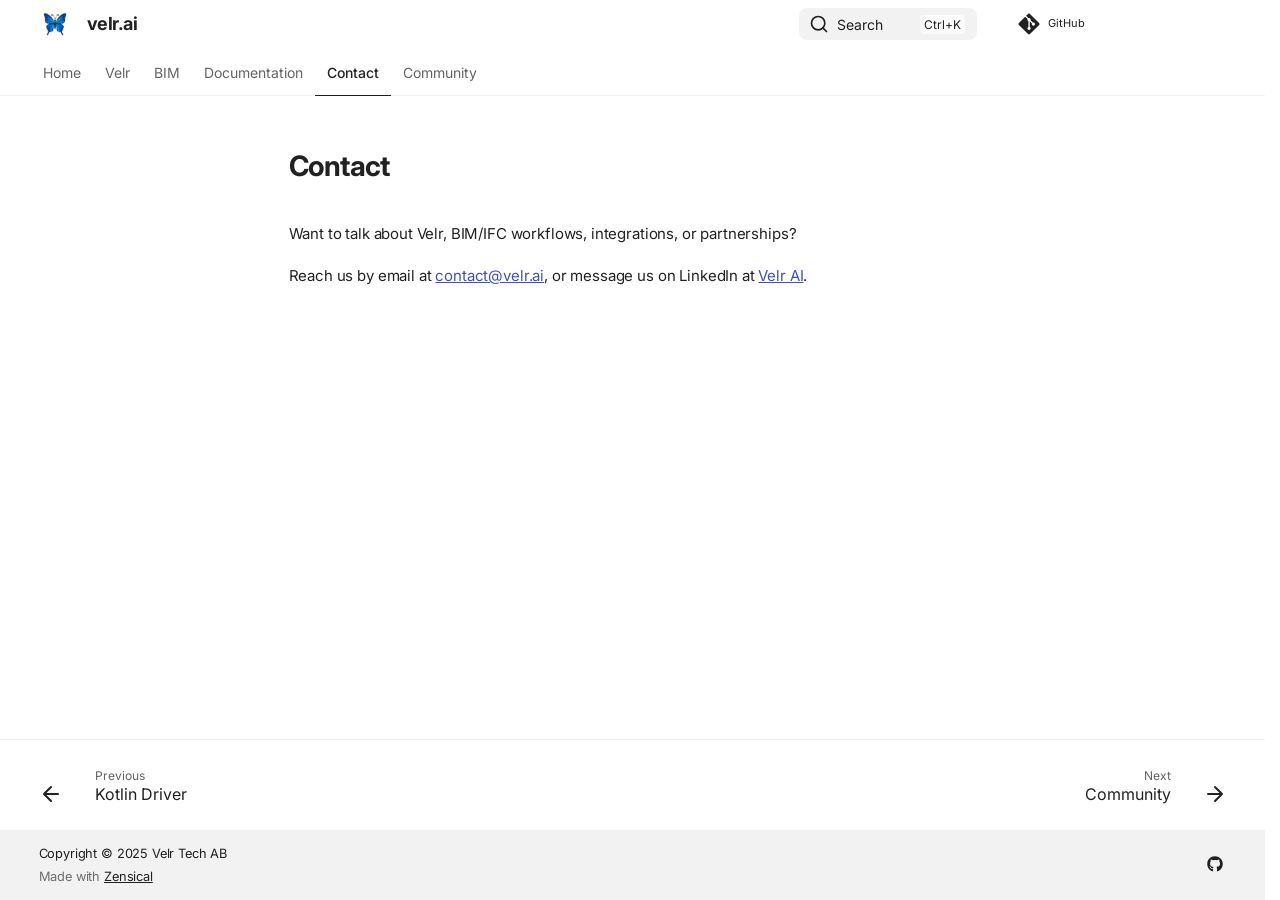
<file: contact/index.html>
<!doctype html>
<html lang="en" class="no-js">
  <head>
    
      <meta charset="utf-8">
      <meta name="viewport" content="width=device-width,initial-scale=1">
      
        <meta name="description" content="Velr is a lightweight, blazingly fast Rust database that unifies openCypher graphs, SQL, BM25 full-text search, vectors, and time-series on top of SQLite.">
      
      
        <meta name="author" content="Tomas Karlsson">
      
      
        <link rel="canonical" href="https://velr.ai/contact/">
      
      
        <link rel="prev" href="../docs/kotlin-driver/">
      
      
        <link rel="next" href="../community/">
      
      
        
      
      
      <link rel="icon" href="../assets/images/favicon.png">
      <meta name="generator" content="zensical-0.0.47">
    
    
      
        <title>Contact - velr.ai</title>
      
    
    
      
        
      
      <link rel="stylesheet" href="../assets/stylesheets/modern/main.5e19f6ca.min.css">
      
        
          
        
        <link rel="stylesheet" href="../assets/stylesheets/modern/palette.dfe2e883.min.css">
      
      


    
    
      
    
    
      
        
        
        <link rel="preconnect" href="https://fonts.gstatic.com" crossorigin>
        <link rel="stylesheet" href="https://fonts.googleapis.com/css?family=Inter:300,300i,400,400i,500,500i,700,700i%7CJetBrains+Mono:400,400i,700,700i&amp;display=fallback">
        <style>:root{--md-text-font:"Inter";--md-code-font:"JetBrains Mono"}</style>
      
    
    
      <link rel="stylesheet" href="../assets/stylesheets/landing.css">
    
    <script>__md_scope=new URL("..",location),__md_scope.pathname.endsWith("/")||(__md_scope=new URL(__md_scope.pathname+"/",location)),__md_hash=e=>[...e].reduce(((e,t)=>(e<<5)-e+t.charCodeAt(0)),0),__md_get=(e,t=localStorage,_=__md_scope)=>JSON.parse(t.getItem(_.pathname+"."+e)),__md_set=(e,t,_=localStorage,a=__md_scope)=>{try{_.setItem(a.pathname+"."+e,JSON.stringify(t))}catch(e){}},document.documentElement.setAttribute("data-platform",navigator.platform)</script>
    
      

    
    
  </head>
  
  
    
    
      
    
    
    
    
    <body dir="ltr" data-md-color-scheme="default" data-md-color-primary="indigo" data-md-color-accent="indigo">
  
    
    <input class="md-toggle" data-md-toggle="drawer" type="checkbox" id="__drawer" autocomplete="off">
    <input class="md-toggle" data-md-toggle="search" type="checkbox" id="__search" autocomplete="off">
    <label class="md-overlay" for="__drawer" aria-label="Navigation"></label>
    <div data-md-component="skip">
      
        
        <a href="#contact" class="md-skip">
          Skip to content
        </a>
      
    </div>
    <div data-md-component="announce">
      
    </div>
    
    
      

<header class="md-header" data-md-component="header">
  <nav class="md-header__inner md-grid" aria-label="Header">
    <a href="./.." title="velr.ai" class="md-header__button md-logo" aria-label="velr.ai" data-md-component="logo">
      
  <img src="../assets/logo_bf_small.png" alt="velr.ai">

    </a>
    <label class="md-header__button md-icon" for="__drawer" aria-label="Navigation">
      
      <svg xmlns="http://www.w3.org/2000/svg" fill="none" stroke="currentColor" stroke-linecap="round" stroke-linejoin="round" stroke-width="2" class="lucide lucide-menu" viewBox="0 0 24 24"><path d="M4 5h16M4 12h16M4 19h16"/></svg>
    </label>
    <div class="md-header__title" data-md-component="header-title">
      <div class="md-header__ellipsis">
        <div class="md-header__topic">
          <span class="md-ellipsis">
            velr.ai
          </span>
        </div>
        <div class="md-header__topic" data-md-component="header-topic">
          <span class="md-ellipsis">
            
              Contact
            
          </span>
        </div>
      </div>
    </div>
    
      
        <form class="md-header__option" data-md-component="palette">
  
    
    
    
    <input class="md-option" data-md-color-media="none" data-md-color-scheme="default" data-md-color-primary="indigo" data-md-color-accent="indigo"  aria-hidden="true"  type="radio" name="__palette" id="__palette_0">
    
  
</form>
      
    
    
      <script>var palette=__md_get("__palette");if(palette&&palette.color){if("(prefers-color-scheme)"===palette.color.media){var media=matchMedia("(prefers-color-scheme: light)"),input=document.querySelector(media.matches?"[data-md-color-media='(prefers-color-scheme: light)']":"[data-md-color-media='(prefers-color-scheme: dark)']");palette.color.media=input.getAttribute("data-md-color-media"),palette.color.scheme=input.getAttribute("data-md-color-scheme"),palette.color.primary=input.getAttribute("data-md-color-primary"),palette.color.accent=input.getAttribute("data-md-color-accent")}for(var[key,value]of Object.entries(palette.color))document.body.setAttribute("data-md-color-"+key,value)}</script>
    
    
    
      
      
        <label class="md-header__button md-icon" for="__search" aria-label="Search">
          
          <svg xmlns="http://www.w3.org/2000/svg" fill="none" stroke="currentColor" stroke-linecap="round" stroke-linejoin="round" stroke-width="2" class="lucide lucide-search" viewBox="0 0 24 24"><path d="m21 21-4.34-4.34"/><circle cx="11" cy="11" r="8"/></svg>
        </label>
        <div class="md-search" data-md-component="search" role="dialog" aria-label="Search">
  <button type="button" class="md-search__button">
    Search
  </button>
</div>
      
    
    <div class="md-header__source">
      
        <a href="https://github.com/velr-ai/velr" title="Go to repository" class="md-source" data-md-component="source">
  <div class="md-source__icon md-icon">
    
    <svg xmlns="http://www.w3.org/2000/svg" viewBox="0 0 448 512"><!--! Font Awesome Free 7.2.0 by @fontawesome - https://fontawesome.com License - https://fontawesome.com/license/free (Icons: CC BY 4.0, Fonts: SIL OFL 1.1, Code: MIT License) Copyright 2026 Fonticons, Inc.--><path fill="currentColor" d="M439.6 236.1 244 40.5c-5.4-5.5-12.8-8.5-20.4-8.5s-15 3-20.4 8.4L162.5 81l51.5 51.5c27.1-9.1 52.7 16.8 43.4 43.7l49.7 49.7c34.2-11.8 61.2 31 35.5 56.7-26.5 26.5-70.2-2.9-56-37.3L240.3 199v121.9c25.3 12.5 22.3 41.8 9.1 55-6.4 6.4-15.2 10.1-24.3 10.1s-17.8-3.6-24.3-10.1c-17.6-17.6-11.1-46.9 11.2-56v-123c-20.8-8.5-24.6-30.7-18.6-45L142.6 101 8.5 235.1C3 240.6 0 247.9 0 255.5s3 15 8.5 20.4l195.6 195.7c5.4 5.4 12.7 8.4 20.4 8.4s15-3 20.4-8.4l194.7-194.7c5.4-5.4 8.4-12.8 8.4-20.4s-3-15-8.4-20.4"/></svg>
  </div>
  <div class="md-source__repository">
    GitHub
  </div>
</a>
      
    </div>
  </nav>
  
</header>
    
    <div class="md-container" data-md-component="container">
      
      
        
          
            
<nav class="md-tabs" aria-label="Tabs" data-md-component="tabs">
  <div class="md-grid">
    <ul class="md-tabs__list">
      
        
  
  
  
  
    <li class="md-tabs__item">
      <a href="./.." class="md-tabs__link">
        
  
  Home

      </a>
    </li>
  

      
        
  
  
  
  
    <li class="md-tabs__item">
      <a href="../velr/" class="md-tabs__link">
        
  
  Velr

      </a>
    </li>
  

      
        
  
  
  
  
    <li class="md-tabs__item">
      <a href="../velr-ifc/" class="md-tabs__link">
        
  
  BIM

      </a>
    </li>
  

      
        
  
  
  
  
    
      
      
        
      
        
      
        
      
        
      
        
      
        
      
        
      
        
      
    
    
    
    
      <li class="md-tabs__item">
        <a href="../docs/get-started/" class="md-tabs__link">
          
  
  Documentation

        </a>
      </li>
    
  

      
        
  
  
  
    
  
  
    <li class="md-tabs__item md-tabs__item--active">
      <a href="././" class="md-tabs__link">
        
  
  Contact

      </a>
    </li>
  

      
        
  
  
  
  
    
      
      
        
          
        
      
    
    
    
    
      <li class="md-tabs__item">
        <a href="../community/" class="md-tabs__link">
          
  
  Community

        </a>
      </li>
    
  

      
    </ul>
  </div>
</nav>
          
        
      
      <main class="md-main" data-md-component="main">
        <div class="md-main__inner md-grid">
          
            
              
              <div class="md-sidebar md-sidebar--primary" data-md-component="sidebar" data-md-type="navigation" >
                <div class="md-sidebar__scrollwrap">
                  <div class="md-sidebar__inner">
                    


  


<nav class="md-nav md-nav--primary md-nav--lifted" aria-label="Navigation" data-md-level="0">
  <label class="md-nav__title" for="__drawer">
    <a href="./.." title="velr.ai" class="md-nav__button md-logo" aria-label="velr.ai" data-md-component="logo">
      
  <img src="../assets/logo_bf_small.png" alt="velr.ai">

    </a>
    velr.ai
  </label>
  
    <div class="md-nav__source">
      <a href="https://github.com/velr-ai/velr" title="Go to repository" class="md-source" data-md-component="source">
  <div class="md-source__icon md-icon">
    
    <svg xmlns="http://www.w3.org/2000/svg" viewBox="0 0 448 512"><!--! Font Awesome Free 7.2.0 by @fontawesome - https://fontawesome.com License - https://fontawesome.com/license/free (Icons: CC BY 4.0, Fonts: SIL OFL 1.1, Code: MIT License) Copyright 2026 Fonticons, Inc.--><path fill="currentColor" d="M439.6 236.1 244 40.5c-5.4-5.5-12.8-8.5-20.4-8.5s-15 3-20.4 8.4L162.5 81l51.5 51.5c27.1-9.1 52.7 16.8 43.4 43.7l49.7 49.7c34.2-11.8 61.2 31 35.5 56.7-26.5 26.5-70.2-2.9-56-37.3L240.3 199v121.9c25.3 12.5 22.3 41.8 9.1 55-6.4 6.4-15.2 10.1-24.3 10.1s-17.8-3.6-24.3-10.1c-17.6-17.6-11.1-46.9 11.2-56v-123c-20.8-8.5-24.6-30.7-18.6-45L142.6 101 8.5 235.1C3 240.6 0 247.9 0 255.5s3 15 8.5 20.4l195.6 195.7c5.4 5.4 12.7 8.4 20.4 8.4s15-3 20.4-8.4l194.7-194.7c5.4-5.4 8.4-12.8 8.4-20.4s-3-15-8.4-20.4"/></svg>
  </div>
  <div class="md-source__repository">
    GitHub
  </div>
</a>
    </div>
  
  <ul class="md-nav__list" data-md-scrollfix>
    
      
      
  
  
  
  
    <li class="md-nav__item">
      <a href="./.." class="md-nav__link">
        
  
  
    <svg xmlns="http://www.w3.org/2000/svg" fill="none" stroke="currentColor" stroke-linecap="round" stroke-linejoin="round" stroke-width="2" class="lucide lucide-rocket" viewBox="0 0 24 24"><path d="M12 15v5s3.03-.55 4-2c1.08-1.62 0-5 0-5M4.5 16.5c-1.5 1.26-2 5-2 5s3.74-.5 5-2c.71-.84.7-2.13-.09-2.91a2.18 2.18 0 0 0-2.91-.09"/><path d="M9 12a22 22 0 0 1 2-3.95A12.88 12.88 0 0 1 22 2c0 2.72-.78 7.5-6 11a22.4 22.4 0 0 1-4 2z"/><path d="M9 12H4s.55-3.03 2-4c1.62-1.08 5 .05 5 .05"/></svg>
  
  <span class="md-ellipsis">
    
  
  Home

    
  </span>
  
  

      </a>
    </li>
  

    
      
      
  
  
  
  
    <li class="md-nav__item">
      <a href="../velr/" class="md-nav__link">
        
  
  
    <svg xmlns="http://www.w3.org/2000/svg" fill="none" stroke="currentColor" stroke-linecap="round" stroke-linejoin="round" stroke-width="2" class="lucide lucide-database" viewBox="0 0 24 24"><ellipse cx="12" cy="5" rx="9" ry="3"/><path d="M3 5v14a9 3 0 0 0 18 0V5"/><path d="M3 12a9 3 0 0 0 18 0"/></svg>
  
  <span class="md-ellipsis">
    
  
  Velr

    
  </span>
  
  

      </a>
    </li>
  

    
      
      
  
  
  
  
    <li class="md-nav__item">
      <a href="../velr-ifc/" class="md-nav__link">
        
  
  
    <svg xmlns="http://www.w3.org/2000/svg" fill="none" stroke="currentColor" stroke-linecap="round" stroke-linejoin="round" stroke-width="2" class="lucide lucide-box" viewBox="0 0 24 24"><path d="M21 8a2 2 0 0 0-1-1.73l-7-4a2 2 0 0 0-2 0l-7 4A2 2 0 0 0 3 8v8a2 2 0 0 0 1 1.73l7 4a2 2 0 0 0 2 0l7-4A2 2 0 0 0 21 16Z"/><path d="m3.3 7 8.7 5 8.7-5M12 22V12"/></svg>
  
  <span class="md-ellipsis">
    
  
  BIM

    
  </span>
  
  

      </a>
    </li>
  

    
      
      
  
  
  
  
    
    
      
        
      
        
      
        
      
        
      
        
      
        
      
        
      
        
      
    
    
    
      
      
        
      
    
    
    <li class="md-nav__item md-nav__item--nested">
      
        
        
        <input class="md-nav__toggle md-toggle " type="checkbox" id="__nav_4" >
        
          
          <label class="md-nav__link" for="__nav_4" id="__nav_4_label" tabindex="0">
            
  
  
  <span class="md-ellipsis">
    
  
  Documentation

    
  </span>
  
  

            <span class="md-nav__icon md-icon"></span>
          </label>
        
        <nav class="md-nav" data-md-level="1" aria-labelledby="__nav_4_label" aria-expanded="false">
          <label class="md-nav__title" for="__nav_4">
            <span class="md-nav__icon md-icon"></span>
            
  
  Documentation

          </label>
          <ul class="md-nav__list" data-md-scrollfix>
            
              
                
  
  
  
  
    <li class="md-nav__item">
      <a href="../docs/get-started/" class="md-nav__link">
        
  
  
    <svg xmlns="http://www.w3.org/2000/svg" viewBox="0 0 24 24"><title>Markdown</title><path d="M22.27 19.385H1.73A1.73 1.73 0 0 1 0 17.655V6.345a1.73 1.73 0 0 1 1.73-1.73h20.54A1.73 1.73 0 0 1 24 6.345v11.308a1.73 1.73 0 0 1-1.73 1.731zM5.769 15.923v-4.5l2.308 2.885 2.307-2.885v4.5h2.308V8.078h-2.308l-2.307 2.885-2.308-2.885H3.46v7.847zM21.232 12h-2.309V8.077h-2.307V12h-2.308l3.461 4.039z"/></svg>
  
  <span class="md-ellipsis">
    
  
  Get Started

    
  </span>
  
  

      </a>
    </li>
  

              
            
              
                
  
  
  
  
    <li class="md-nav__item">
      <a href="../docs/shell/" class="md-nav__link">
        
  
  
    <svg xmlns="http://www.w3.org/2000/svg" fill="none" stroke="currentColor" stroke-linecap="round" stroke-linejoin="round" stroke-width="2" class="lucide lucide-terminal" viewBox="0 0 24 24"><path d="M12 19h8M4 17l6-6-6-6"/></svg>
  
  <span class="md-ellipsis">
    
  
  Velr CLI

    
  </span>
  
  

      </a>
    </li>
  

              
            
              
                
  
  
  
  
    <li class="md-nav__item">
      <a href="../docs/python-driver/" class="md-nav__link">
        
  
  
  <span class="md-ellipsis">
    
  
  Python Driver

    
  </span>
  
  

      </a>
    </li>
  

              
            
              
                
  
  
  
  
    <li class="md-nav__item">
      <a href="../docs/rust-driver/" class="md-nav__link">
        
  
  
  <span class="md-ellipsis">
    
  
  Rust Driver

    
  </span>
  
  

      </a>
    </li>
  

              
            
              
                
  
  
  
  
    <li class="md-nav__item">
      <a href="../docs/javascript-driver/" class="md-nav__link">
        
  
  
  <span class="md-ellipsis">
    
  
  JavaScript / TypeScript Driver

    
  </span>
  
  

      </a>
    </li>
  

              
            
              
                
  
  
  
  
    <li class="md-nav__item">
      <a href="../docs/go-driver/" class="md-nav__link">
        
  
  
  <span class="md-ellipsis">
    
  
  Go Driver

    
  </span>
  
  

      </a>
    </li>
  

              
            
              
                
  
  
  
  
    <li class="md-nav__item">
      <a href="../docs/java-driver/" class="md-nav__link">
        
  
  
  <span class="md-ellipsis">
    
  
  Java Driver

    
  </span>
  
  

      </a>
    </li>
  

              
            
              
                
  
  
  
  
    <li class="md-nav__item">
      <a href="../docs/kotlin-driver/" class="md-nav__link">
        
  
  
  <span class="md-ellipsis">
    
  
  Kotlin Driver

    
  </span>
  
  

      </a>
    </li>
  

              
            
          </ul>
        </nav>
      
    </li>
  

    
      
      
  
  
    
  
  
  
    <li class="md-nav__item md-nav__item--active">
      
      
      
      
        
      
      
      <a href="././" class="md-nav__link md-nav__link--active">
        
  
  
    <svg xmlns="http://www.w3.org/2000/svg" fill="none" stroke="currentColor" stroke-linecap="round" stroke-linejoin="round" stroke-width="2" class="lucide lucide-mail" viewBox="0 0 24 24"><path d="m22 7-8.991 5.727a2 2 0 0 1-2.009 0L2 7"/><rect width="20" height="16" x="2" y="4" rx="2"/></svg>
  
  <span class="md-ellipsis">
    
  
  Contact

    
  </span>
  
  

      </a>
      
    </li>
  

    
      
      
  
  
  
  
    
    
      
        
          
        
      
    
    
    
      
      
        
      
    
    
    <li class="md-nav__item md-nav__item--nested">
      
        
        
        <input class="md-nav__toggle md-toggle " type="checkbox" id="__nav_6" >
        
          
          <div class="md-nav__link md-nav__container">
            <a href="../community/" class="md-nav__link ">
              
  
  
    <svg xmlns="http://www.w3.org/2000/svg" viewBox="0 0 24 24"><title>GitHub</title><path d="M12 .297c-6.63 0-12 5.373-12 12 0 5.303 3.438 9.8 8.205 11.385.6.113.82-.258.82-.577 0-.285-.01-1.04-.015-2.04-3.338.724-4.042-1.61-4.042-1.61C4.422 18.07 3.633 17.7 3.633 17.7c-1.087-.744.084-.729.084-.729 1.205.084 1.838 1.236 1.838 1.236 1.07 1.835 2.809 1.305 3.495.998.108-.776.417-1.305.76-1.605-2.665-.3-5.466-1.332-5.466-5.93 0-1.31.465-2.38 1.235-3.22-.135-.303-.54-1.523.105-3.176 0 0 1.005-.322 3.3 1.23.96-.267 1.98-.399 3-.405 1.02.006 2.04.138 3 .405 2.28-1.552 3.285-1.23 3.285-1.23.645 1.653.24 2.873.12 3.176.765.84 1.23 1.91 1.23 3.22 0 4.61-2.805 5.625-5.475 5.92.42.36.81 1.096.81 2.22 0 1.606-.015 2.896-.015 3.286 0 .315.21.69.825.57C20.565 22.092 24 17.592 24 12.297c0-6.627-5.373-12-12-12"/></svg>
  
  <span class="md-ellipsis">
    
  
  Community

    
  </span>
  
  

            </a>
            
          </div>
        
        <nav class="md-nav" data-md-level="1" aria-labelledby="__nav_6_label" aria-expanded="false">
          <label class="md-nav__title" for="__nav_6">
            <span class="md-nav__icon md-icon"></span>
            
  
  Community

          </label>
          <ul class="md-nav__list" data-md-scrollfix>
            
              
            
          </ul>
        </nav>
      
    </li>
  

    
  </ul>
</nav>
                  </div>
                </div>
              </div>
            
            
              
              <div class="md-sidebar md-sidebar--secondary" data-md-component="sidebar" data-md-type="toc" >
                <div class="md-sidebar__scrollwrap">
                  
                    
                    
                    
                      
                    
                    
                  
                  <div class="md-sidebar__inner">
                    


<nav class="md-nav md-nav--secondary" aria-label="On this page">
  
  
  
    
  
  
</nav>
                  </div>
                </div>
              </div>
            
          
          
            <div class="md-content" data-md-component="content">
              
                



  


              
              <article class="md-content__inner md-typeset">
                
                  
  
  


<h1 id="contact">Contact<a class="headerlink" href="#contact" title="Permanent link">&para;</a></h1>
<p>Want to talk about Velr, BIM/IFC workflows, integrations, or partnerships?</p>
<p>Reach us by email at <a href="mailto:contact@velr.ai">contact@velr.ai</a>, or message us on LinkedIn at <a href="https://www.linkedin.com/company/velr-ai">Velr AI</a>.</p>









  
  






                
              </article>
            </div>
          
          
  <script>var tabs=__md_get("__tabs");if(Array.isArray(tabs))e:for(var set of document.querySelectorAll(".tabbed-set")){var labels=set.querySelector(".tabbed-labels");for(var tab of tabs)for(var label of labels.getElementsByTagName("label"))if(label.innerText.trim()===tab){var input=document.getElementById(label.htmlFor);input.checked=!0;continue e}}</script>

<script>var target=document.getElementById(location.hash.slice(1));target&&target.name&&(target.checked=target.name.startsWith("__tabbed_"))</script>
        </div>
        
          <button type="button" class="md-top md-icon" data-md-component="top" hidden>
  
  <svg xmlns="http://www.w3.org/2000/svg" fill="none" stroke="currentColor" stroke-linecap="round" stroke-linejoin="round" stroke-width="2" class="lucide lucide-circle-arrow-up" viewBox="0 0 24 24"><circle cx="12" cy="12" r="10"/><path d="m16 12-4-4-4 4M12 16V8"/></svg>
  Back to top
</button>
        
      </main>
      
        <footer class="md-footer">
  
    
      
      <nav class="md-footer__inner md-grid" aria-label="Footer" >
        
          
          <a href="../docs/kotlin-driver/" class="md-footer__link md-footer__link--prev" aria-label="Previous: Kotlin Driver">
            <div class="md-footer__button md-icon">
              
              <svg xmlns="http://www.w3.org/2000/svg" fill="none" stroke="currentColor" stroke-linecap="round" stroke-linejoin="round" stroke-width="2" class="lucide lucide-arrow-left" viewBox="0 0 24 24"><path d="m12 19-7-7 7-7M19 12H5"/></svg>
            </div>
            <div class="md-footer__title">
              <span class="md-footer__direction">
                Previous
              </span>
              <div class="md-ellipsis">
                Kotlin Driver
              </div>
            </div>
          </a>
        
        
          
          <a href="../community/" class="md-footer__link md-footer__link--next" aria-label="Next: Community">
            <div class="md-footer__title">
              <span class="md-footer__direction">
                Next
              </span>
              <div class="md-ellipsis">
                Community
              </div>
            </div>
            <div class="md-footer__button md-icon">
              
              <svg xmlns="http://www.w3.org/2000/svg" fill="none" stroke="currentColor" stroke-linecap="round" stroke-linejoin="round" stroke-width="2" class="lucide lucide-arrow-right" viewBox="0 0 24 24"><path d="M5 12h14M12 5l7 7-7 7"/></svg>
            </div>
          </a>
        
      </nav>
    
  
  <div class="md-footer-meta md-typeset">
    <div class="md-footer-meta__inner md-grid">
      <div class="md-copyright">
  
    <div class="md-copyright__highlight">
      Copyright &copy; 2025 Velr Tech AB

    </div>
  
  
    Made with
    <a href="https://zensical.org/" target="_blank" rel="noopener">
      Zensical
    </a>
  
</div>
      
        
<div class="md-social">
  
    
    
    
    
      
      
    
    <a href="https://github.com/velr-ai/velr" target="_blank" rel="noopener" title="github.com" class="md-social__link">
      <svg xmlns="http://www.w3.org/2000/svg" viewBox="0 0 512 512"><!--! Font Awesome Free 7.2.0 by @fontawesome - https://fontawesome.com License - https://fontawesome.com/license/free (Icons: CC BY 4.0, Fonts: SIL OFL 1.1, Code: MIT License) Copyright 2026 Fonticons, Inc.--><path fill="currentColor" d="M173.9 397.4c0 2-2.3 3.6-5.2 3.6-3.3.3-5.6-1.3-5.6-3.6 0-2 2.3-3.6 5.2-3.6 3-.3 5.6 1.3 5.6 3.6m-31.1-4.5c-.7 2 1.3 4.3 4.3 4.9 2.6 1 5.6 0 6.2-2s-1.3-4.3-4.3-5.2c-2.6-.7-5.5.3-6.2 2.3m44.2-1.7c-2.9.7-4.9 2.6-4.6 4.9.3 2 2.9 3.3 5.9 2.6 2.9-.7 4.9-2.6 4.6-4.6-.3-1.9-3-3.2-5.9-2.9M252.8 8C114.1 8 8 113.3 8 252c0 110.9 69.8 205.8 169.5 239.2 12.8 2.3 17.3-5.6 17.3-12.1 0-6.2-.3-40.4-.3-61.4 0 0-70 15-84.7-29.8 0 0-11.4-29.1-27.8-36.6 0 0-22.9-15.7 1.6-15.4 0 0 24.9 2 38.6 25.8 21.9 38.6 58.6 27.5 72.9 20.9 2.3-16 8.8-27.1 16-33.7-55.9-6.2-112.3-14.3-112.3-110.5 0-27.5 7.6-41.3 23.6-58.9-2.6-6.5-11.1-33.3 2.6-67.9 20.9-6.5 69 27 69 27 20-5.6 41.5-8.5 62.8-8.5s42.8 2.9 62.8 8.5c0 0 48.1-33.6 69-27 13.7 34.7 5.2 61.4 2.6 67.9 16 17.7 25.8 31.5 25.8 58.9 0 96.5-58.9 104.2-114.8 110.5 9.2 7.9 17 22.9 17 46.4 0 33.7-.3 75.4-.3 83.6 0 6.5 4.6 14.4 17.3 12.1C436.2 457.8 504 362.9 504 252 504 113.3 391.5 8 252.8 8M105.2 352.9c-1.3 1-1 3.3.7 5.2 1.6 1.6 3.9 2.3 5.2 1 1.3-1 1-3.3-.7-5.2-1.6-1.6-3.9-2.3-5.2-1m-10.8-8.1c-.7 1.3.3 2.9 2.3 3.9 1.6 1 3.6.7 4.3-.7.7-1.3-.3-2.9-2.3-3.9-2-.6-3.6-.3-4.3.7m32.4 35.6c-1.6 1.3-1 4.3 1.3 6.2 2.3 2.3 5.2 2.6 6.5 1 1.3-1.3.7-4.3-1.3-6.2-2.2-2.3-5.2-2.6-6.5-1m-11.4-14.7c-1.6 1-1.6 3.6 0 5.9s4.3 3.3 5.6 2.3c1.6-1.3 1.6-3.9 0-6.2-1.4-2.3-4-3.3-5.6-2"/></svg>
    </a>
  
</div>
      
    </div>
  </div>
</footer>
      
    </div>
    <div class="md-dialog" data-md-component="dialog">
      <div class="md-dialog__inner md-typeset"></div>
    </div>
    
    
    
      
      
      <script id="__config" type="application/json">{"annotate":null,"base":"..","features":["announce.dismiss","content.code.annotate","content.code.copy","content.code.select","content.footnote.tooltips","content.tabs.link","content.tooltips","navigation.footer","navigation.indexes","navigation.instant","navigation.instant.prefetch","navigation.path","navigation.sections","navigation.tabs","navigation.top","navigation.tracking","search.highlight"],"search":"../assets/javascripts/workers/search.b6b7e04f.min.js","tags":null,"translations":{"clipboard.copied":"Copied to clipboard","clipboard.copy":"Copy to clipboard","search.result.more.one":"1 more on this page","search.result.more.other":"# more on this page","search.result.none":"No matching documents","search.result.one":"1 matching document","search.result.other":"# matching documents","search.result.placeholder":"Type to start searching","search.result.term.missing":"Missing","select.version":"Select version"},"version":null}</script>
    
    
      <script src="../assets/javascripts/bundle.0df4f2d0.min.js"></script>
      
        <script src="../js/landing.js"></script>
      
    
  </body>
</html>
</file>
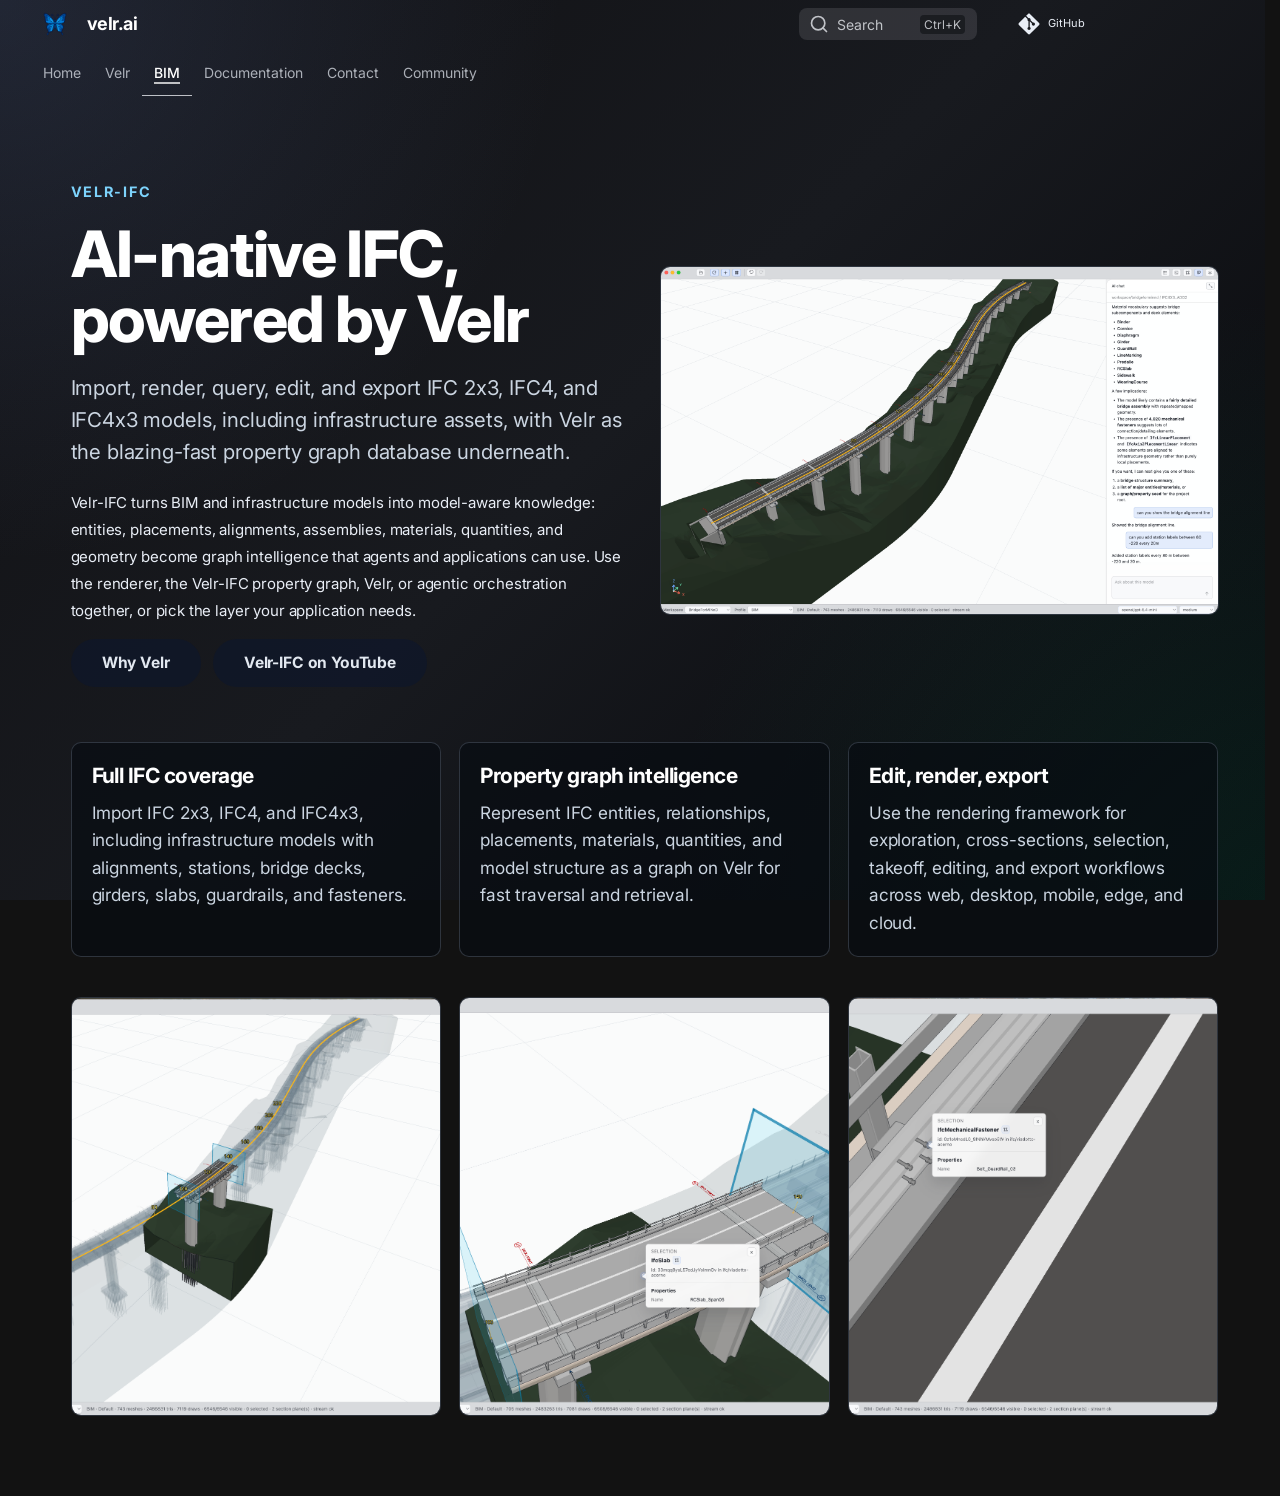
<file: velr-ifc/index.html>
<!doctype html>
<html lang="en" class="no-js">
  <head>
    
      <meta charset="utf-8">
      <meta name="viewport" content="width=device-width,initial-scale=1">
      
        <meta name="description" content="Velr is a lightweight, blazingly fast Rust database that unifies openCypher graphs, SQL, BM25 full-text search, vectors, and time-series on top of SQLite.">
      
      
        <meta name="author" content="Tomas Karlsson">
      
      
        <link rel="canonical" href="https://velr.ai/velr-ifc/">
      
      
        <link rel="prev" href="../velr/">
      
      
        <link rel="next" href="../docs/get-started/">
      
      
        
      
      
      <link rel="icon" href="../assets/images/favicon.png">
      <meta name="generator" content="zensical-0.0.47">
    
    
      
        <title>Velr-IFC - velr.ai</title>
      
    
    
      
        
      
      <link rel="stylesheet" href="../assets/stylesheets/modern/main.5e19f6ca.min.css">
      
        
          
        
        <link rel="stylesheet" href="../assets/stylesheets/modern/palette.dfe2e883.min.css">
      
      


    
    
      
    
    
      
        
        
        <link rel="preconnect" href="https://fonts.gstatic.com" crossorigin>
        <link rel="stylesheet" href="https://fonts.googleapis.com/css?family=Inter:300,300i,400,400i,500,500i,700,700i%7CJetBrains+Mono:400,400i,700,700i&amp;display=fallback">
        <style>:root{--md-text-font:"Inter";--md-code-font:"JetBrains Mono"}</style>
      
    
    
      <link rel="stylesheet" href="../assets/stylesheets/landing.css">
    
    <script>__md_scope=new URL("..",location),__md_scope.pathname.endsWith("/")||(__md_scope=new URL(__md_scope.pathname+"/",location)),__md_hash=e=>[...e].reduce(((e,t)=>(e<<5)-e+t.charCodeAt(0)),0),__md_get=(e,t=localStorage,_=__md_scope)=>JSON.parse(t.getItem(_.pathname+"."+e)),__md_set=(e,t,_=localStorage,a=__md_scope)=>{try{_.setItem(a.pathname+"."+e,JSON.stringify(t))}catch(e){}},document.documentElement.setAttribute("data-platform",navigator.platform)</script>
    
      

    
    
  </head>
  
  
    
    
      
    
    
    
    
    <body dir="ltr" data-md-color-scheme="default" data-md-color-primary="indigo" data-md-color-accent="indigo">
  
    
    <input class="md-toggle" data-md-toggle="drawer" type="checkbox" id="__drawer" autocomplete="off">
    <input class="md-toggle" data-md-toggle="search" type="checkbox" id="__search" autocomplete="off">
    <label class="md-overlay" for="__drawer" aria-label="Navigation"></label>
    <div data-md-component="skip">
      
        <a href="#__skip" class="md-skip">
          Skip to content
        </a>
      
    </div>
    <div data-md-component="announce">
      
    </div>
    
    
      

<header class="md-header" data-md-component="header">
  <nav class="md-header__inner md-grid" aria-label="Header">
    <a href="./.." title="velr.ai" class="md-header__button md-logo" aria-label="velr.ai" data-md-component="logo">
      
  <img src="../assets/logo_bf_small.png" alt="velr.ai">

    </a>
    <label class="md-header__button md-icon" for="__drawer" aria-label="Navigation">
      
      <svg xmlns="http://www.w3.org/2000/svg" fill="none" stroke="currentColor" stroke-linecap="round" stroke-linejoin="round" stroke-width="2" class="lucide lucide-menu" viewBox="0 0 24 24"><path d="M4 5h16M4 12h16M4 19h16"/></svg>
    </label>
    <div class="md-header__title" data-md-component="header-title">
      <div class="md-header__ellipsis">
        <div class="md-header__topic">
          <span class="md-ellipsis">
            velr.ai
          </span>
        </div>
        <div class="md-header__topic" data-md-component="header-topic">
          <span class="md-ellipsis">
            
              Velr-IFC
            
          </span>
        </div>
      </div>
    </div>
    
      
        <form class="md-header__option" data-md-component="palette">
  
    
    
    
    <input class="md-option" data-md-color-media="none" data-md-color-scheme="default" data-md-color-primary="indigo" data-md-color-accent="indigo"  aria-hidden="true"  type="radio" name="__palette" id="__palette_0">
    
  
</form>
      
    
    
      <script>var palette=__md_get("__palette");if(palette&&palette.color){if("(prefers-color-scheme)"===palette.color.media){var media=matchMedia("(prefers-color-scheme: light)"),input=document.querySelector(media.matches?"[data-md-color-media='(prefers-color-scheme: light)']":"[data-md-color-media='(prefers-color-scheme: dark)']");palette.color.media=input.getAttribute("data-md-color-media"),palette.color.scheme=input.getAttribute("data-md-color-scheme"),palette.color.primary=input.getAttribute("data-md-color-primary"),palette.color.accent=input.getAttribute("data-md-color-accent")}for(var[key,value]of Object.entries(palette.color))document.body.setAttribute("data-md-color-"+key,value)}</script>
    
    
    
      
      
        <label class="md-header__button md-icon" for="__search" aria-label="Search">
          
          <svg xmlns="http://www.w3.org/2000/svg" fill="none" stroke="currentColor" stroke-linecap="round" stroke-linejoin="round" stroke-width="2" class="lucide lucide-search" viewBox="0 0 24 24"><path d="m21 21-4.34-4.34"/><circle cx="11" cy="11" r="8"/></svg>
        </label>
        <div class="md-search" data-md-component="search" role="dialog" aria-label="Search">
  <button type="button" class="md-search__button">
    Search
  </button>
</div>
      
    
    <div class="md-header__source">
      
        <a href="https://github.com/velr-ai/velr" title="Go to repository" class="md-source" data-md-component="source">
  <div class="md-source__icon md-icon">
    
    <svg xmlns="http://www.w3.org/2000/svg" viewBox="0 0 448 512"><!--! Font Awesome Free 7.2.0 by @fontawesome - https://fontawesome.com License - https://fontawesome.com/license/free (Icons: CC BY 4.0, Fonts: SIL OFL 1.1, Code: MIT License) Copyright 2026 Fonticons, Inc.--><path fill="currentColor" d="M439.6 236.1 244 40.5c-5.4-5.5-12.8-8.5-20.4-8.5s-15 3-20.4 8.4L162.5 81l51.5 51.5c27.1-9.1 52.7 16.8 43.4 43.7l49.7 49.7c34.2-11.8 61.2 31 35.5 56.7-26.5 26.5-70.2-2.9-56-37.3L240.3 199v121.9c25.3 12.5 22.3 41.8 9.1 55-6.4 6.4-15.2 10.1-24.3 10.1s-17.8-3.6-24.3-10.1c-17.6-17.6-11.1-46.9 11.2-56v-123c-20.8-8.5-24.6-30.7-18.6-45L142.6 101 8.5 235.1C3 240.6 0 247.9 0 255.5s3 15 8.5 20.4l195.6 195.7c5.4 5.4 12.7 8.4 20.4 8.4s15-3 20.4-8.4l194.7-194.7c5.4-5.4 8.4-12.8 8.4-20.4s-3-15-8.4-20.4"/></svg>
  </div>
  <div class="md-source__repository">
    GitHub
  </div>
</a>
      
    </div>
  </nav>
  
</header>
    
    <div class="md-container" data-md-component="container">
      
      
        
          
            
<nav class="md-tabs" aria-label="Tabs" data-md-component="tabs">
  <div class="md-grid">
    <ul class="md-tabs__list">
      
        
  
  
  
  
    <li class="md-tabs__item">
      <a href="./.." class="md-tabs__link">
        
  
  Home

      </a>
    </li>
  

      
        
  
  
  
  
    <li class="md-tabs__item">
      <a href="../velr/" class="md-tabs__link">
        
  
  Velr

      </a>
    </li>
  

      
        
  
  
  
    
  
  
    <li class="md-tabs__item md-tabs__item--active">
      <a href="././" class="md-tabs__link">
        
  
  BIM

      </a>
    </li>
  

      
        
  
  
  
  
    
      
      
        
      
        
      
        
      
        
      
        
      
        
      
        
      
        
      
    
    
    
    
      <li class="md-tabs__item">
        <a href="../docs/get-started/" class="md-tabs__link">
          
  
  Documentation

        </a>
      </li>
    
  

      
        
  
  
  
  
    <li class="md-tabs__item">
      <a href="../contact/" class="md-tabs__link">
        
  
  Contact

      </a>
    </li>
  

      
        
  
  
  
  
    
      
      
        
          
        
      
    
    
    
    
      <li class="md-tabs__item">
        <a href="../community/" class="md-tabs__link">
          
  
  Community

        </a>
      </li>
    
  

      
    </ul>
  </div>
</nav>
          
        
      
      <main class="md-main" data-md-component="main">
        <div class="md-main__inner md-grid">
          
            
              
                
              
              <div class="md-sidebar md-sidebar--primary" data-md-component="sidebar" data-md-type="navigation" >
                <div class="md-sidebar__scrollwrap">
                  <div class="md-sidebar__inner">
                    


  


<nav class="md-nav md-nav--primary md-nav--lifted" aria-label="Navigation" data-md-level="0">
  <label class="md-nav__title" for="__drawer">
    <a href="./.." title="velr.ai" class="md-nav__button md-logo" aria-label="velr.ai" data-md-component="logo">
      
  <img src="../assets/logo_bf_small.png" alt="velr.ai">

    </a>
    velr.ai
  </label>
  
    <div class="md-nav__source">
      <a href="https://github.com/velr-ai/velr" title="Go to repository" class="md-source" data-md-component="source">
  <div class="md-source__icon md-icon">
    
    <svg xmlns="http://www.w3.org/2000/svg" viewBox="0 0 448 512"><!--! Font Awesome Free 7.2.0 by @fontawesome - https://fontawesome.com License - https://fontawesome.com/license/free (Icons: CC BY 4.0, Fonts: SIL OFL 1.1, Code: MIT License) Copyright 2026 Fonticons, Inc.--><path fill="currentColor" d="M439.6 236.1 244 40.5c-5.4-5.5-12.8-8.5-20.4-8.5s-15 3-20.4 8.4L162.5 81l51.5 51.5c27.1-9.1 52.7 16.8 43.4 43.7l49.7 49.7c34.2-11.8 61.2 31 35.5 56.7-26.5 26.5-70.2-2.9-56-37.3L240.3 199v121.9c25.3 12.5 22.3 41.8 9.1 55-6.4 6.4-15.2 10.1-24.3 10.1s-17.8-3.6-24.3-10.1c-17.6-17.6-11.1-46.9 11.2-56v-123c-20.8-8.5-24.6-30.7-18.6-45L142.6 101 8.5 235.1C3 240.6 0 247.9 0 255.5s3 15 8.5 20.4l195.6 195.7c5.4 5.4 12.7 8.4 20.4 8.4s15-3 20.4-8.4l194.7-194.7c5.4-5.4 8.4-12.8 8.4-20.4s-3-15-8.4-20.4"/></svg>
  </div>
  <div class="md-source__repository">
    GitHub
  </div>
</a>
    </div>
  
  <ul class="md-nav__list" data-md-scrollfix>
    
      
      
  
  
  
  
    <li class="md-nav__item">
      <a href="./.." class="md-nav__link">
        
  
  
    <svg xmlns="http://www.w3.org/2000/svg" fill="none" stroke="currentColor" stroke-linecap="round" stroke-linejoin="round" stroke-width="2" class="lucide lucide-rocket" viewBox="0 0 24 24"><path d="M12 15v5s3.03-.55 4-2c1.08-1.62 0-5 0-5M4.5 16.5c-1.5 1.26-2 5-2 5s3.74-.5 5-2c.71-.84.7-2.13-.09-2.91a2.18 2.18 0 0 0-2.91-.09"/><path d="M9 12a22 22 0 0 1 2-3.95A12.88 12.88 0 0 1 22 2c0 2.72-.78 7.5-6 11a22.4 22.4 0 0 1-4 2z"/><path d="M9 12H4s.55-3.03 2-4c1.62-1.08 5 .05 5 .05"/></svg>
  
  <span class="md-ellipsis">
    
  
  Home

    
  </span>
  
  

      </a>
    </li>
  

    
      
      
  
  
  
  
    <li class="md-nav__item">
      <a href="../velr/" class="md-nav__link">
        
  
  
    <svg xmlns="http://www.w3.org/2000/svg" fill="none" stroke="currentColor" stroke-linecap="round" stroke-linejoin="round" stroke-width="2" class="lucide lucide-database" viewBox="0 0 24 24"><ellipse cx="12" cy="5" rx="9" ry="3"/><path d="M3 5v14a9 3 0 0 0 18 0V5"/><path d="M3 12a9 3 0 0 0 18 0"/></svg>
  
  <span class="md-ellipsis">
    
  
  Velr

    
  </span>
  
  

      </a>
    </li>
  

    
      
      
  
  
    
  
  
  
    <li class="md-nav__item md-nav__item--active">
      
      
      
      
      
      <a href="././" class="md-nav__link md-nav__link--active">
        
  
  
    <svg xmlns="http://www.w3.org/2000/svg" fill="none" stroke="currentColor" stroke-linecap="round" stroke-linejoin="round" stroke-width="2" class="lucide lucide-box" viewBox="0 0 24 24"><path d="M21 8a2 2 0 0 0-1-1.73l-7-4a2 2 0 0 0-2 0l-7 4A2 2 0 0 0 3 8v8a2 2 0 0 0 1 1.73l7 4a2 2 0 0 0 2 0l7-4A2 2 0 0 0 21 16Z"/><path d="m3.3 7 8.7 5 8.7-5M12 22V12"/></svg>
  
  <span class="md-ellipsis">
    
  
  BIM

    
  </span>
  
  

      </a>
      
    </li>
  

    
      
      
  
  
  
  
    
    
      
        
      
        
      
        
      
        
      
        
      
        
      
        
      
        
      
    
    
    
      
      
        
      
    
    
    <li class="md-nav__item md-nav__item--nested">
      
        
        
        <input class="md-nav__toggle md-toggle " type="checkbox" id="__nav_4" >
        
          
          <label class="md-nav__link" for="__nav_4" id="__nav_4_label" tabindex="0">
            
  
  
  <span class="md-ellipsis">
    
  
  Documentation

    
  </span>
  
  

            <span class="md-nav__icon md-icon"></span>
          </label>
        
        <nav class="md-nav" data-md-level="1" aria-labelledby="__nav_4_label" aria-expanded="false">
          <label class="md-nav__title" for="__nav_4">
            <span class="md-nav__icon md-icon"></span>
            
  
  Documentation

          </label>
          <ul class="md-nav__list" data-md-scrollfix>
            
              
                
  
  
  
  
    <li class="md-nav__item">
      <a href="../docs/get-started/" class="md-nav__link">
        
  
  
    <svg xmlns="http://www.w3.org/2000/svg" viewBox="0 0 24 24"><title>Markdown</title><path d="M22.27 19.385H1.73A1.73 1.73 0 0 1 0 17.655V6.345a1.73 1.73 0 0 1 1.73-1.73h20.54A1.73 1.73 0 0 1 24 6.345v11.308a1.73 1.73 0 0 1-1.73 1.731zM5.769 15.923v-4.5l2.308 2.885 2.307-2.885v4.5h2.308V8.078h-2.308l-2.307 2.885-2.308-2.885H3.46v7.847zM21.232 12h-2.309V8.077h-2.307V12h-2.308l3.461 4.039z"/></svg>
  
  <span class="md-ellipsis">
    
  
  Get Started

    
  </span>
  
  

      </a>
    </li>
  

              
            
              
                
  
  
  
  
    <li class="md-nav__item">
      <a href="../docs/shell/" class="md-nav__link">
        
  
  
    <svg xmlns="http://www.w3.org/2000/svg" fill="none" stroke="currentColor" stroke-linecap="round" stroke-linejoin="round" stroke-width="2" class="lucide lucide-terminal" viewBox="0 0 24 24"><path d="M12 19h8M4 17l6-6-6-6"/></svg>
  
  <span class="md-ellipsis">
    
  
  Velr CLI

    
  </span>
  
  

      </a>
    </li>
  

              
            
              
                
  
  
  
  
    <li class="md-nav__item">
      <a href="../docs/python-driver/" class="md-nav__link">
        
  
  
  <span class="md-ellipsis">
    
  
  Python Driver

    
  </span>
  
  

      </a>
    </li>
  

              
            
              
                
  
  
  
  
    <li class="md-nav__item">
      <a href="../docs/rust-driver/" class="md-nav__link">
        
  
  
  <span class="md-ellipsis">
    
  
  Rust Driver

    
  </span>
  
  

      </a>
    </li>
  

              
            
              
                
  
  
  
  
    <li class="md-nav__item">
      <a href="../docs/javascript-driver/" class="md-nav__link">
        
  
  
  <span class="md-ellipsis">
    
  
  JavaScript / TypeScript Driver

    
  </span>
  
  

      </a>
    </li>
  

              
            
              
                
  
  
  
  
    <li class="md-nav__item">
      <a href="../docs/go-driver/" class="md-nav__link">
        
  
  
  <span class="md-ellipsis">
    
  
  Go Driver

    
  </span>
  
  

      </a>
    </li>
  

              
            
              
                
  
  
  
  
    <li class="md-nav__item">
      <a href="../docs/java-driver/" class="md-nav__link">
        
  
  
  <span class="md-ellipsis">
    
  
  Java Driver

    
  </span>
  
  

      </a>
    </li>
  

              
            
              
                
  
  
  
  
    <li class="md-nav__item">
      <a href="../docs/kotlin-driver/" class="md-nav__link">
        
  
  
  <span class="md-ellipsis">
    
  
  Kotlin Driver

    
  </span>
  
  

      </a>
    </li>
  

              
            
          </ul>
        </nav>
      
    </li>
  

    
      
      
  
  
  
  
    <li class="md-nav__item">
      <a href="../contact/" class="md-nav__link">
        
  
  
    <svg xmlns="http://www.w3.org/2000/svg" fill="none" stroke="currentColor" stroke-linecap="round" stroke-linejoin="round" stroke-width="2" class="lucide lucide-mail" viewBox="0 0 24 24"><path d="m22 7-8.991 5.727a2 2 0 0 1-2.009 0L2 7"/><rect width="20" height="16" x="2" y="4" rx="2"/></svg>
  
  <span class="md-ellipsis">
    
  
  Contact

    
  </span>
  
  

      </a>
    </li>
  

    
      
      
  
  
  
  
    
    
      
        
          
        
      
    
    
    
      
      
        
      
    
    
    <li class="md-nav__item md-nav__item--nested">
      
        
        
        <input class="md-nav__toggle md-toggle " type="checkbox" id="__nav_6" >
        
          
          <div class="md-nav__link md-nav__container">
            <a href="../community/" class="md-nav__link ">
              
  
  
    <svg xmlns="http://www.w3.org/2000/svg" viewBox="0 0 24 24"><title>GitHub</title><path d="M12 .297c-6.63 0-12 5.373-12 12 0 5.303 3.438 9.8 8.205 11.385.6.113.82-.258.82-.577 0-.285-.01-1.04-.015-2.04-3.338.724-4.042-1.61-4.042-1.61C4.422 18.07 3.633 17.7 3.633 17.7c-1.087-.744.084-.729.084-.729 1.205.084 1.838 1.236 1.838 1.236 1.07 1.835 2.809 1.305 3.495.998.108-.776.417-1.305.76-1.605-2.665-.3-5.466-1.332-5.466-5.93 0-1.31.465-2.38 1.235-3.22-.135-.303-.54-1.523.105-3.176 0 0 1.005-.322 3.3 1.23.96-.267 1.98-.399 3-.405 1.02.006 2.04.138 3 .405 2.28-1.552 3.285-1.23 3.285-1.23.645 1.653.24 2.873.12 3.176.765.84 1.23 1.91 1.23 3.22 0 4.61-2.805 5.625-5.475 5.92.42.36.81 1.096.81 2.22 0 1.606-.015 2.896-.015 3.286 0 .315.21.69.825.57C20.565 22.092 24 17.592 24 12.297c0-6.627-5.373-12-12-12"/></svg>
  
  <span class="md-ellipsis">
    
  
  Community

    
  </span>
  
  

            </a>
            
          </div>
        
        <nav class="md-nav" data-md-level="1" aria-labelledby="__nav_6_label" aria-expanded="false">
          <label class="md-nav__title" for="__nav_6">
            <span class="md-nav__icon md-icon"></span>
            
  
  Community

          </label>
          <ul class="md-nav__list" data-md-scrollfix>
            
              
            
          </ul>
        </nav>
      
    </li>
  

    
  </ul>
</nav>
                  </div>
                </div>
              </div>
            
            
              
                
              
              <div class="md-sidebar md-sidebar--secondary" data-md-component="sidebar" data-md-type="toc" hidden>
                <div class="md-sidebar__scrollwrap">
                  
                    
                    
                    
                    
                  
                  <div class="md-sidebar__inner">
                    


<nav class="md-nav md-nav--secondary" aria-label="On this page">
  
  
  
  
</nav>
                  </div>
                </div>
              </div>
            
          
          
            <div class="md-content" data-md-component="content">
              
                

  



  


              
              <article class="md-content__inner md-typeset">
                
                  
  
  


<div id="velr-ifc-marker" data-velr-dark-page></div>

<section class="velr-ifc-hero">
  <div class="velr-ifc-copy">
    <p class="velr-eyebrow">Velr-IFC</p>
    <h1>AI-native IFC, powered by Velr</h1>
    <p class="velr-lede">
      Import, render, query, edit, and export IFC 2x3, IFC4, and IFC4x3 models,
      including infrastructure assets, with Velr as the blazing-fast property
      graph database underneath.
    </p>
    <p>
      Velr-IFC turns BIM and infrastructure models into model-aware knowledge:
      entities, placements, alignments, assemblies, materials, quantities, and
      geometry become graph intelligence that agents and applications can use.
      Use the renderer, the Velr-IFC property graph, Velr, or agentic
      orchestration together, or pick the layer your application needs.
    </p>
    <p>
      <a class="md-button" href="../velr/">Why Velr</a>
      <a class="md-button" href="https://www.youtube.com/shorts/95ORKCaeCxI">Velr-IFC on YouTube</a>
    </p>
  </div>
  <figure class="velr-visual-frame velr-hero-shot">
    <img src="../assets/images/ifc/bridge-overview.png" alt="Velr-IFC bridge model overview with AI chat">
  </figure>
</section>

<section class="velr-feature-grid velr-ifc-capabilities">
  <div>
    <h2>Full IFC coverage</h2>
    <p>Import IFC 2x3, IFC4, and IFC4x3, including infrastructure models with alignments, stations, bridge decks, girders, slabs, guardrails, and fasteners.</p>
  </div>
  <div>
    <h2>Property graph intelligence</h2>
    <p>Represent IFC entities, relationships, placements, materials, quantities, and model structure as a graph on Velr for fast traversal and retrieval.</p>
  </div>
  <div>
    <h2>Edit, render, export</h2>
    <p>Use the rendering framework for exploration, cross-sections, selection, takeoff, editing, and export workflows across web, desktop, mobile, edge, and cloud.</p>
  </div>
</section>

<section id="velr-ifc-proof" class="velr-proof-grid">
  <article>
    <img src="../assets/images/ifc/alignment-agent.png" alt="Agent-driven bridge alignment and station labels">
    <div>
      <h2>Agentic model exploration</h2>
      <p>Ask for structure summaries, alignment lines, station labels, cross-sections, and graph/property seeds directly against the model.</p>
    </div>
  </article>
  <article>
    <img src="../assets/images/ifc/cross-section.png" alt="Velr-IFC bridge cross-section workflow">
    <div>
      <h2>Infrastructure workflows</h2>
      <p>Work with bridge and civil assets as first-class IFC knowledge, from sections and takeoff to entity-level inspection.</p>
    </div>
  </article>
  <article>
    <img src="../assets/images/ifc/entity-inspection.png" alt="Velr-IFC entity selection and property inspection">
    <div>
      <h2>Every object remains queryable</h2>
      <p>Select and inspect IFC entities, then use the Velr property graph to connect geometry, semantics, properties, and agent actions.</p>
    </div>
  </article>
</section>

  









  
  




  



                
              </article>
            </div>
          
          
  <script>var tabs=__md_get("__tabs");if(Array.isArray(tabs))e:for(var set of document.querySelectorAll(".tabbed-set")){var labels=set.querySelector(".tabbed-labels");for(var tab of tabs)for(var label of labels.getElementsByTagName("label"))if(label.innerText.trim()===tab){var input=document.getElementById(label.htmlFor);input.checked=!0;continue e}}</script>

<script>var target=document.getElementById(location.hash.slice(1));target&&target.name&&(target.checked=target.name.startsWith("__tabbed_"))</script>
        </div>
        
          <button type="button" class="md-top md-icon" data-md-component="top" hidden>
  
  <svg xmlns="http://www.w3.org/2000/svg" fill="none" stroke="currentColor" stroke-linecap="round" stroke-linejoin="round" stroke-width="2" class="lucide lucide-circle-arrow-up" viewBox="0 0 24 24"><circle cx="12" cy="12" r="10"/><path d="m16 12-4-4-4 4M12 16V8"/></svg>
  Back to top
</button>
        
      </main>
      
        <footer class="md-footer">
  
    
      
        
      
      <nav class="md-footer__inner md-grid" aria-label="Footer" >
        
          
          <a href="../velr/" class="md-footer__link md-footer__link--prev" aria-label="Previous: Velr">
            <div class="md-footer__button md-icon">
              
              <svg xmlns="http://www.w3.org/2000/svg" fill="none" stroke="currentColor" stroke-linecap="round" stroke-linejoin="round" stroke-width="2" class="lucide lucide-arrow-left" viewBox="0 0 24 24"><path d="m12 19-7-7 7-7M19 12H5"/></svg>
            </div>
            <div class="md-footer__title">
              <span class="md-footer__direction">
                Previous
              </span>
              <div class="md-ellipsis">
                Velr
              </div>
            </div>
          </a>
        
        
          
          <a href="../docs/get-started/" class="md-footer__link md-footer__link--next" aria-label="Next: Get Started">
            <div class="md-footer__title">
              <span class="md-footer__direction">
                Next
              </span>
              <div class="md-ellipsis">
                Get Started
              </div>
            </div>
            <div class="md-footer__button md-icon">
              
              <svg xmlns="http://www.w3.org/2000/svg" fill="none" stroke="currentColor" stroke-linecap="round" stroke-linejoin="round" stroke-width="2" class="lucide lucide-arrow-right" viewBox="0 0 24 24"><path d="M5 12h14M12 5l7 7-7 7"/></svg>
            </div>
          </a>
        
      </nav>
    
  
  <div class="md-footer-meta md-typeset">
    <div class="md-footer-meta__inner md-grid">
      <div class="md-copyright">
  
    <div class="md-copyright__highlight">
      Copyright &copy; 2025 Velr Tech AB

    </div>
  
  
    Made with
    <a href="https://zensical.org/" target="_blank" rel="noopener">
      Zensical
    </a>
  
</div>
      
        
<div class="md-social">
  
    
    
    
    
      
      
    
    <a href="https://github.com/velr-ai/velr" target="_blank" rel="noopener" title="github.com" class="md-social__link">
      <svg xmlns="http://www.w3.org/2000/svg" viewBox="0 0 512 512"><!--! Font Awesome Free 7.2.0 by @fontawesome - https://fontawesome.com License - https://fontawesome.com/license/free (Icons: CC BY 4.0, Fonts: SIL OFL 1.1, Code: MIT License) Copyright 2026 Fonticons, Inc.--><path fill="currentColor" d="M173.9 397.4c0 2-2.3 3.6-5.2 3.6-3.3.3-5.6-1.3-5.6-3.6 0-2 2.3-3.6 5.2-3.6 3-.3 5.6 1.3 5.6 3.6m-31.1-4.5c-.7 2 1.3 4.3 4.3 4.9 2.6 1 5.6 0 6.2-2s-1.3-4.3-4.3-5.2c-2.6-.7-5.5.3-6.2 2.3m44.2-1.7c-2.9.7-4.9 2.6-4.6 4.9.3 2 2.9 3.3 5.9 2.6 2.9-.7 4.9-2.6 4.6-4.6-.3-1.9-3-3.2-5.9-2.9M252.8 8C114.1 8 8 113.3 8 252c0 110.9 69.8 205.8 169.5 239.2 12.8 2.3 17.3-5.6 17.3-12.1 0-6.2-.3-40.4-.3-61.4 0 0-70 15-84.7-29.8 0 0-11.4-29.1-27.8-36.6 0 0-22.9-15.7 1.6-15.4 0 0 24.9 2 38.6 25.8 21.9 38.6 58.6 27.5 72.9 20.9 2.3-16 8.8-27.1 16-33.7-55.9-6.2-112.3-14.3-112.3-110.5 0-27.5 7.6-41.3 23.6-58.9-2.6-6.5-11.1-33.3 2.6-67.9 20.9-6.5 69 27 69 27 20-5.6 41.5-8.5 62.8-8.5s42.8 2.9 62.8 8.5c0 0 48.1-33.6 69-27 13.7 34.7 5.2 61.4 2.6 67.9 16 17.7 25.8 31.5 25.8 58.9 0 96.5-58.9 104.2-114.8 110.5 9.2 7.9 17 22.9 17 46.4 0 33.7-.3 75.4-.3 83.6 0 6.5 4.6 14.4 17.3 12.1C436.2 457.8 504 362.9 504 252 504 113.3 391.5 8 252.8 8M105.2 352.9c-1.3 1-1 3.3.7 5.2 1.6 1.6 3.9 2.3 5.2 1 1.3-1 1-3.3-.7-5.2-1.6-1.6-3.9-2.3-5.2-1m-10.8-8.1c-.7 1.3.3 2.9 2.3 3.9 1.6 1 3.6.7 4.3-.7.7-1.3-.3-2.9-2.3-3.9-2-.6-3.6-.3-4.3.7m32.4 35.6c-1.6 1.3-1 4.3 1.3 6.2 2.3 2.3 5.2 2.6 6.5 1 1.3-1.3.7-4.3-1.3-6.2-2.2-2.3-5.2-2.6-6.5-1m-11.4-14.7c-1.6 1-1.6 3.6 0 5.9s4.3 3.3 5.6 2.3c1.6-1.3 1.6-3.9 0-6.2-1.4-2.3-4-3.3-5.6-2"/></svg>
    </a>
  
</div>
      
    </div>
  </div>
</footer>
      
    </div>
    <div class="md-dialog" data-md-component="dialog">
      <div class="md-dialog__inner md-typeset"></div>
    </div>
    
    
    
      
      
      <script id="__config" type="application/json">{"annotate":null,"base":"..","features":["announce.dismiss","content.code.annotate","content.code.copy","content.code.select","content.footnote.tooltips","content.tabs.link","content.tooltips","navigation.footer","navigation.indexes","navigation.instant","navigation.instant.prefetch","navigation.path","navigation.sections","navigation.tabs","navigation.top","navigation.tracking","search.highlight"],"search":"../assets/javascripts/workers/search.b6b7e04f.min.js","tags":null,"translations":{"clipboard.copied":"Copied to clipboard","clipboard.copy":"Copy to clipboard","search.result.more.one":"1 more on this page","search.result.more.other":"# more on this page","search.result.none":"No matching documents","search.result.one":"1 matching document","search.result.other":"# matching documents","search.result.placeholder":"Type to start searching","search.result.term.missing":"Missing","select.version":"Select version"},"version":null}</script>
    
    
      <script src="../assets/javascripts/bundle.0df4f2d0.min.js"></script>
      
        <script src="../js/landing.js"></script>
      
    
  </body>
</html>
</file>
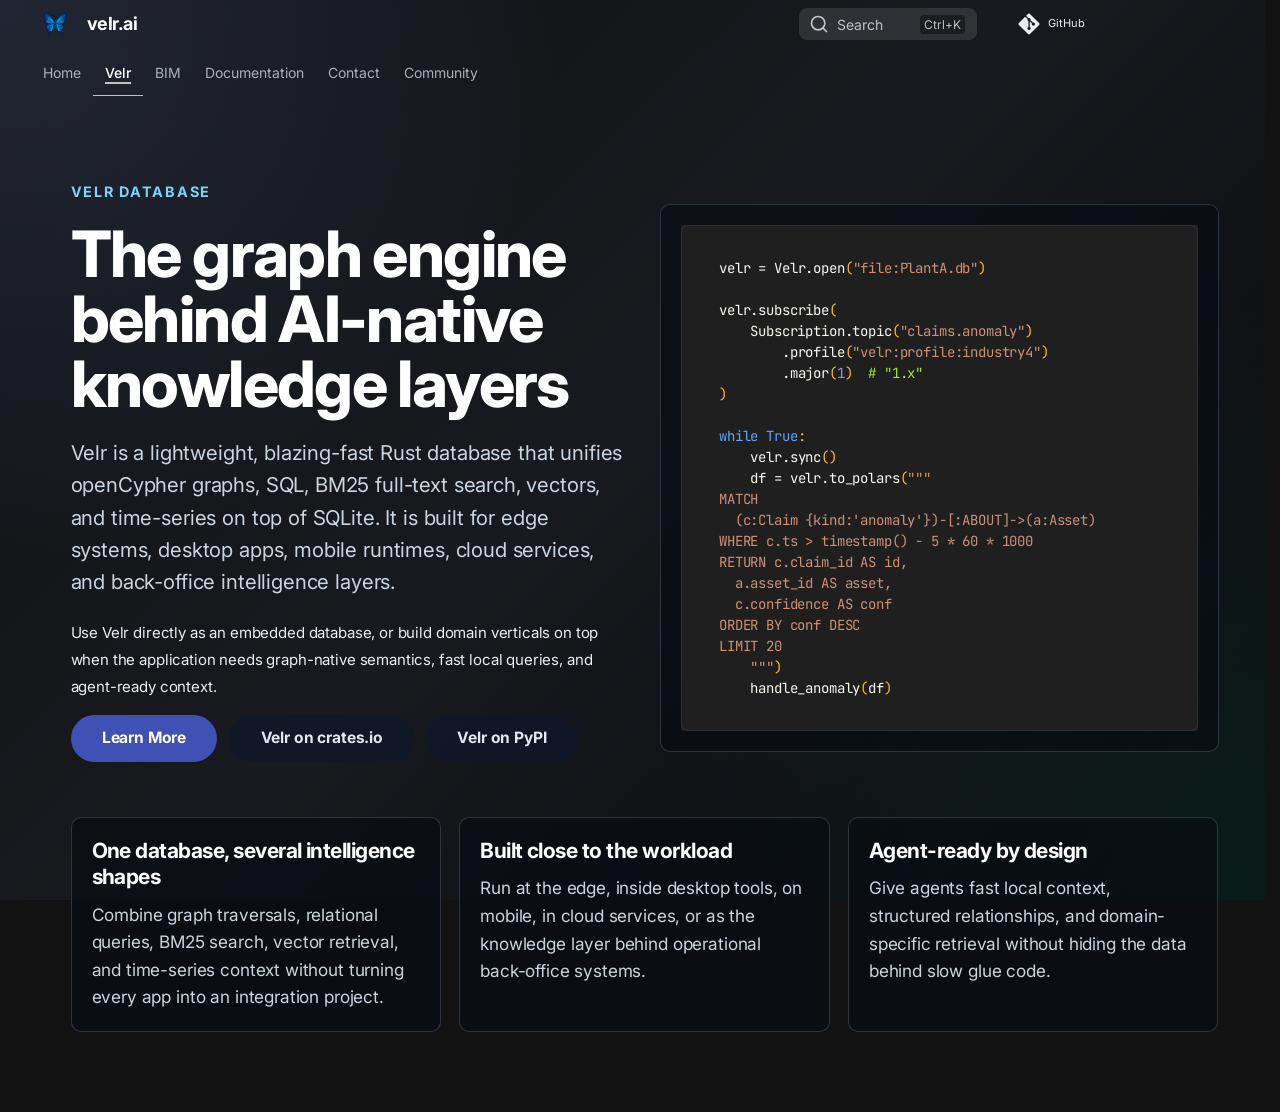
<file: velr/index.html>
<!doctype html>
<html lang="en" class="no-js">
  <head>
    
      <meta charset="utf-8">
      <meta name="viewport" content="width=device-width,initial-scale=1">
      
        <meta name="description" content="Velr is a lightweight, blazingly fast Rust database that unifies openCypher graphs, SQL, BM25 full-text search, vectors, and time-series on top of SQLite.">
      
      
        <meta name="author" content="Tomas Karlsson">
      
      
        <link rel="canonical" href="https://velr.ai/velr/">
      
      
        <link rel="prev" href="./..">
      
      
        <link rel="next" href="../velr-ifc/">
      
      
        
      
      
      <link rel="icon" href="../assets/images/favicon.png">
      <meta name="generator" content="zensical-0.0.47">
    
    
      
        <title>Velr - velr.ai</title>
      
    
    
      
        
      
      <link rel="stylesheet" href="../assets/stylesheets/modern/main.5e19f6ca.min.css">
      
        
          
        
        <link rel="stylesheet" href="../assets/stylesheets/modern/palette.dfe2e883.min.css">
      
      


    
    
      
    
    
      
        
        
        <link rel="preconnect" href="https://fonts.gstatic.com" crossorigin>
        <link rel="stylesheet" href="https://fonts.googleapis.com/css?family=Inter:300,300i,400,400i,500,500i,700,700i%7CJetBrains+Mono:400,400i,700,700i&amp;display=fallback">
        <style>:root{--md-text-font:"Inter";--md-code-font:"JetBrains Mono"}</style>
      
    
    
      <link rel="stylesheet" href="../assets/stylesheets/landing.css">
    
    <script>__md_scope=new URL("..",location),__md_scope.pathname.endsWith("/")||(__md_scope=new URL(__md_scope.pathname+"/",location)),__md_hash=e=>[...e].reduce(((e,t)=>(e<<5)-e+t.charCodeAt(0)),0),__md_get=(e,t=localStorage,_=__md_scope)=>JSON.parse(t.getItem(_.pathname+"."+e)),__md_set=(e,t,_=localStorage,a=__md_scope)=>{try{_.setItem(a.pathname+"."+e,JSON.stringify(t))}catch(e){}},document.documentElement.setAttribute("data-platform",navigator.platform)</script>
    
      

    
    
  </head>
  
  
    
    
      
    
    
    
    
    <body dir="ltr" data-md-color-scheme="default" data-md-color-primary="indigo" data-md-color-accent="indigo">
  
    
    <input class="md-toggle" data-md-toggle="drawer" type="checkbox" id="__drawer" autocomplete="off">
    <input class="md-toggle" data-md-toggle="search" type="checkbox" id="__search" autocomplete="off">
    <label class="md-overlay" for="__drawer" aria-label="Navigation"></label>
    <div data-md-component="skip">
      
        <a href="#__skip" class="md-skip">
          Skip to content
        </a>
      
    </div>
    <div data-md-component="announce">
      
    </div>
    
    
      

<header class="md-header" data-md-component="header">
  <nav class="md-header__inner md-grid" aria-label="Header">
    <a href="./.." title="velr.ai" class="md-header__button md-logo" aria-label="velr.ai" data-md-component="logo">
      
  <img src="../assets/logo_bf_small.png" alt="velr.ai">

    </a>
    <label class="md-header__button md-icon" for="__drawer" aria-label="Navigation">
      
      <svg xmlns="http://www.w3.org/2000/svg" fill="none" stroke="currentColor" stroke-linecap="round" stroke-linejoin="round" stroke-width="2" class="lucide lucide-menu" viewBox="0 0 24 24"><path d="M4 5h16M4 12h16M4 19h16"/></svg>
    </label>
    <div class="md-header__title" data-md-component="header-title">
      <div class="md-header__ellipsis">
        <div class="md-header__topic">
          <span class="md-ellipsis">
            velr.ai
          </span>
        </div>
        <div class="md-header__topic" data-md-component="header-topic">
          <span class="md-ellipsis">
            
              Velr
            
          </span>
        </div>
      </div>
    </div>
    
      
        <form class="md-header__option" data-md-component="palette">
  
    
    
    
    <input class="md-option" data-md-color-media="none" data-md-color-scheme="default" data-md-color-primary="indigo" data-md-color-accent="indigo"  aria-hidden="true"  type="radio" name="__palette" id="__palette_0">
    
  
</form>
      
    
    
      <script>var palette=__md_get("__palette");if(palette&&palette.color){if("(prefers-color-scheme)"===palette.color.media){var media=matchMedia("(prefers-color-scheme: light)"),input=document.querySelector(media.matches?"[data-md-color-media='(prefers-color-scheme: light)']":"[data-md-color-media='(prefers-color-scheme: dark)']");palette.color.media=input.getAttribute("data-md-color-media"),palette.color.scheme=input.getAttribute("data-md-color-scheme"),palette.color.primary=input.getAttribute("data-md-color-primary"),palette.color.accent=input.getAttribute("data-md-color-accent")}for(var[key,value]of Object.entries(palette.color))document.body.setAttribute("data-md-color-"+key,value)}</script>
    
    
    
      
      
        <label class="md-header__button md-icon" for="__search" aria-label="Search">
          
          <svg xmlns="http://www.w3.org/2000/svg" fill="none" stroke="currentColor" stroke-linecap="round" stroke-linejoin="round" stroke-width="2" class="lucide lucide-search" viewBox="0 0 24 24"><path d="m21 21-4.34-4.34"/><circle cx="11" cy="11" r="8"/></svg>
        </label>
        <div class="md-search" data-md-component="search" role="dialog" aria-label="Search">
  <button type="button" class="md-search__button">
    Search
  </button>
</div>
      
    
    <div class="md-header__source">
      
        <a href="https://github.com/velr-ai/velr" title="Go to repository" class="md-source" data-md-component="source">
  <div class="md-source__icon md-icon">
    
    <svg xmlns="http://www.w3.org/2000/svg" viewBox="0 0 448 512"><!--! Font Awesome Free 7.2.0 by @fontawesome - https://fontawesome.com License - https://fontawesome.com/license/free (Icons: CC BY 4.0, Fonts: SIL OFL 1.1, Code: MIT License) Copyright 2026 Fonticons, Inc.--><path fill="currentColor" d="M439.6 236.1 244 40.5c-5.4-5.5-12.8-8.5-20.4-8.5s-15 3-20.4 8.4L162.5 81l51.5 51.5c27.1-9.1 52.7 16.8 43.4 43.7l49.7 49.7c34.2-11.8 61.2 31 35.5 56.7-26.5 26.5-70.2-2.9-56-37.3L240.3 199v121.9c25.3 12.5 22.3 41.8 9.1 55-6.4 6.4-15.2 10.1-24.3 10.1s-17.8-3.6-24.3-10.1c-17.6-17.6-11.1-46.9 11.2-56v-123c-20.8-8.5-24.6-30.7-18.6-45L142.6 101 8.5 235.1C3 240.6 0 247.9 0 255.5s3 15 8.5 20.4l195.6 195.7c5.4 5.4 12.7 8.4 20.4 8.4s15-3 20.4-8.4l194.7-194.7c5.4-5.4 8.4-12.8 8.4-20.4s-3-15-8.4-20.4"/></svg>
  </div>
  <div class="md-source__repository">
    GitHub
  </div>
</a>
      
    </div>
  </nav>
  
</header>
    
    <div class="md-container" data-md-component="container">
      
      
        
          
            
<nav class="md-tabs" aria-label="Tabs" data-md-component="tabs">
  <div class="md-grid">
    <ul class="md-tabs__list">
      
        
  
  
  
  
    <li class="md-tabs__item">
      <a href="./.." class="md-tabs__link">
        
  
  Home

      </a>
    </li>
  

      
        
  
  
  
    
  
  
    <li class="md-tabs__item md-tabs__item--active">
      <a href="././" class="md-tabs__link">
        
  
  Velr

      </a>
    </li>
  

      
        
  
  
  
  
    <li class="md-tabs__item">
      <a href="../velr-ifc/" class="md-tabs__link">
        
  
  BIM

      </a>
    </li>
  

      
        
  
  
  
  
    
      
      
        
      
        
      
        
      
        
      
        
      
        
      
        
      
        
      
    
    
    
    
      <li class="md-tabs__item">
        <a href="../docs/get-started/" class="md-tabs__link">
          
  
  Documentation

        </a>
      </li>
    
  

      
        
  
  
  
  
    <li class="md-tabs__item">
      <a href="../contact/" class="md-tabs__link">
        
  
  Contact

      </a>
    </li>
  

      
        
  
  
  
  
    
      
      
        
          
        
      
    
    
    
    
      <li class="md-tabs__item">
        <a href="../community/" class="md-tabs__link">
          
  
  Community

        </a>
      </li>
    
  

      
    </ul>
  </div>
</nav>
          
        
      
      <main class="md-main" data-md-component="main">
        <div class="md-main__inner md-grid">
          
            
              
                
              
              <div class="md-sidebar md-sidebar--primary" data-md-component="sidebar" data-md-type="navigation" >
                <div class="md-sidebar__scrollwrap">
                  <div class="md-sidebar__inner">
                    


  


<nav class="md-nav md-nav--primary md-nav--lifted" aria-label="Navigation" data-md-level="0">
  <label class="md-nav__title" for="__drawer">
    <a href="./.." title="velr.ai" class="md-nav__button md-logo" aria-label="velr.ai" data-md-component="logo">
      
  <img src="../assets/logo_bf_small.png" alt="velr.ai">

    </a>
    velr.ai
  </label>
  
    <div class="md-nav__source">
      <a href="https://github.com/velr-ai/velr" title="Go to repository" class="md-source" data-md-component="source">
  <div class="md-source__icon md-icon">
    
    <svg xmlns="http://www.w3.org/2000/svg" viewBox="0 0 448 512"><!--! Font Awesome Free 7.2.0 by @fontawesome - https://fontawesome.com License - https://fontawesome.com/license/free (Icons: CC BY 4.0, Fonts: SIL OFL 1.1, Code: MIT License) Copyright 2026 Fonticons, Inc.--><path fill="currentColor" d="M439.6 236.1 244 40.5c-5.4-5.5-12.8-8.5-20.4-8.5s-15 3-20.4 8.4L162.5 81l51.5 51.5c27.1-9.1 52.7 16.8 43.4 43.7l49.7 49.7c34.2-11.8 61.2 31 35.5 56.7-26.5 26.5-70.2-2.9-56-37.3L240.3 199v121.9c25.3 12.5 22.3 41.8 9.1 55-6.4 6.4-15.2 10.1-24.3 10.1s-17.8-3.6-24.3-10.1c-17.6-17.6-11.1-46.9 11.2-56v-123c-20.8-8.5-24.6-30.7-18.6-45L142.6 101 8.5 235.1C3 240.6 0 247.9 0 255.5s3 15 8.5 20.4l195.6 195.7c5.4 5.4 12.7 8.4 20.4 8.4s15-3 20.4-8.4l194.7-194.7c5.4-5.4 8.4-12.8 8.4-20.4s-3-15-8.4-20.4"/></svg>
  </div>
  <div class="md-source__repository">
    GitHub
  </div>
</a>
    </div>
  
  <ul class="md-nav__list" data-md-scrollfix>
    
      
      
  
  
  
  
    <li class="md-nav__item">
      <a href="./.." class="md-nav__link">
        
  
  
    <svg xmlns="http://www.w3.org/2000/svg" fill="none" stroke="currentColor" stroke-linecap="round" stroke-linejoin="round" stroke-width="2" class="lucide lucide-rocket" viewBox="0 0 24 24"><path d="M12 15v5s3.03-.55 4-2c1.08-1.62 0-5 0-5M4.5 16.5c-1.5 1.26-2 5-2 5s3.74-.5 5-2c.71-.84.7-2.13-.09-2.91a2.18 2.18 0 0 0-2.91-.09"/><path d="M9 12a22 22 0 0 1 2-3.95A12.88 12.88 0 0 1 22 2c0 2.72-.78 7.5-6 11a22.4 22.4 0 0 1-4 2z"/><path d="M9 12H4s.55-3.03 2-4c1.62-1.08 5 .05 5 .05"/></svg>
  
  <span class="md-ellipsis">
    
  
  Home

    
  </span>
  
  

      </a>
    </li>
  

    
      
      
  
  
    
  
  
  
    <li class="md-nav__item md-nav__item--active">
      
      
      
      
      
      <a href="././" class="md-nav__link md-nav__link--active">
        
  
  
    <svg xmlns="http://www.w3.org/2000/svg" fill="none" stroke="currentColor" stroke-linecap="round" stroke-linejoin="round" stroke-width="2" class="lucide lucide-database" viewBox="0 0 24 24"><ellipse cx="12" cy="5" rx="9" ry="3"/><path d="M3 5v14a9 3 0 0 0 18 0V5"/><path d="M3 12a9 3 0 0 0 18 0"/></svg>
  
  <span class="md-ellipsis">
    
  
  Velr

    
  </span>
  
  

      </a>
      
    </li>
  

    
      
      
  
  
  
  
    <li class="md-nav__item">
      <a href="../velr-ifc/" class="md-nav__link">
        
  
  
    <svg xmlns="http://www.w3.org/2000/svg" fill="none" stroke="currentColor" stroke-linecap="round" stroke-linejoin="round" stroke-width="2" class="lucide lucide-box" viewBox="0 0 24 24"><path d="M21 8a2 2 0 0 0-1-1.73l-7-4a2 2 0 0 0-2 0l-7 4A2 2 0 0 0 3 8v8a2 2 0 0 0 1 1.73l7 4a2 2 0 0 0 2 0l7-4A2 2 0 0 0 21 16Z"/><path d="m3.3 7 8.7 5 8.7-5M12 22V12"/></svg>
  
  <span class="md-ellipsis">
    
  
  BIM

    
  </span>
  
  

      </a>
    </li>
  

    
      
      
  
  
  
  
    
    
      
        
      
        
      
        
      
        
      
        
      
        
      
        
      
        
      
    
    
    
      
      
        
      
    
    
    <li class="md-nav__item md-nav__item--nested">
      
        
        
        <input class="md-nav__toggle md-toggle " type="checkbox" id="__nav_4" >
        
          
          <label class="md-nav__link" for="__nav_4" id="__nav_4_label" tabindex="0">
            
  
  
  <span class="md-ellipsis">
    
  
  Documentation

    
  </span>
  
  

            <span class="md-nav__icon md-icon"></span>
          </label>
        
        <nav class="md-nav" data-md-level="1" aria-labelledby="__nav_4_label" aria-expanded="false">
          <label class="md-nav__title" for="__nav_4">
            <span class="md-nav__icon md-icon"></span>
            
  
  Documentation

          </label>
          <ul class="md-nav__list" data-md-scrollfix>
            
              
                
  
  
  
  
    <li class="md-nav__item">
      <a href="../docs/get-started/" class="md-nav__link">
        
  
  
    <svg xmlns="http://www.w3.org/2000/svg" viewBox="0 0 24 24"><title>Markdown</title><path d="M22.27 19.385H1.73A1.73 1.73 0 0 1 0 17.655V6.345a1.73 1.73 0 0 1 1.73-1.73h20.54A1.73 1.73 0 0 1 24 6.345v11.308a1.73 1.73 0 0 1-1.73 1.731zM5.769 15.923v-4.5l2.308 2.885 2.307-2.885v4.5h2.308V8.078h-2.308l-2.307 2.885-2.308-2.885H3.46v7.847zM21.232 12h-2.309V8.077h-2.307V12h-2.308l3.461 4.039z"/></svg>
  
  <span class="md-ellipsis">
    
  
  Get Started

    
  </span>
  
  

      </a>
    </li>
  

              
            
              
                
  
  
  
  
    <li class="md-nav__item">
      <a href="../docs/shell/" class="md-nav__link">
        
  
  
    <svg xmlns="http://www.w3.org/2000/svg" fill="none" stroke="currentColor" stroke-linecap="round" stroke-linejoin="round" stroke-width="2" class="lucide lucide-terminal" viewBox="0 0 24 24"><path d="M12 19h8M4 17l6-6-6-6"/></svg>
  
  <span class="md-ellipsis">
    
  
  Velr CLI

    
  </span>
  
  

      </a>
    </li>
  

              
            
              
                
  
  
  
  
    <li class="md-nav__item">
      <a href="../docs/python-driver/" class="md-nav__link">
        
  
  
  <span class="md-ellipsis">
    
  
  Python Driver

    
  </span>
  
  

      </a>
    </li>
  

              
            
              
                
  
  
  
  
    <li class="md-nav__item">
      <a href="../docs/rust-driver/" class="md-nav__link">
        
  
  
  <span class="md-ellipsis">
    
  
  Rust Driver

    
  </span>
  
  

      </a>
    </li>
  

              
            
              
                
  
  
  
  
    <li class="md-nav__item">
      <a href="../docs/javascript-driver/" class="md-nav__link">
        
  
  
  <span class="md-ellipsis">
    
  
  JavaScript / TypeScript Driver

    
  </span>
  
  

      </a>
    </li>
  

              
            
              
                
  
  
  
  
    <li class="md-nav__item">
      <a href="../docs/go-driver/" class="md-nav__link">
        
  
  
  <span class="md-ellipsis">
    
  
  Go Driver

    
  </span>
  
  

      </a>
    </li>
  

              
            
              
                
  
  
  
  
    <li class="md-nav__item">
      <a href="../docs/java-driver/" class="md-nav__link">
        
  
  
  <span class="md-ellipsis">
    
  
  Java Driver

    
  </span>
  
  

      </a>
    </li>
  

              
            
              
                
  
  
  
  
    <li class="md-nav__item">
      <a href="../docs/kotlin-driver/" class="md-nav__link">
        
  
  
  <span class="md-ellipsis">
    
  
  Kotlin Driver

    
  </span>
  
  

      </a>
    </li>
  

              
            
          </ul>
        </nav>
      
    </li>
  

    
      
      
  
  
  
  
    <li class="md-nav__item">
      <a href="../contact/" class="md-nav__link">
        
  
  
    <svg xmlns="http://www.w3.org/2000/svg" fill="none" stroke="currentColor" stroke-linecap="round" stroke-linejoin="round" stroke-width="2" class="lucide lucide-mail" viewBox="0 0 24 24"><path d="m22 7-8.991 5.727a2 2 0 0 1-2.009 0L2 7"/><rect width="20" height="16" x="2" y="4" rx="2"/></svg>
  
  <span class="md-ellipsis">
    
  
  Contact

    
  </span>
  
  

      </a>
    </li>
  

    
      
      
  
  
  
  
    
    
      
        
          
        
      
    
    
    
      
      
        
      
    
    
    <li class="md-nav__item md-nav__item--nested">
      
        
        
        <input class="md-nav__toggle md-toggle " type="checkbox" id="__nav_6" >
        
          
          <div class="md-nav__link md-nav__container">
            <a href="../community/" class="md-nav__link ">
              
  
  
    <svg xmlns="http://www.w3.org/2000/svg" viewBox="0 0 24 24"><title>GitHub</title><path d="M12 .297c-6.63 0-12 5.373-12 12 0 5.303 3.438 9.8 8.205 11.385.6.113.82-.258.82-.577 0-.285-.01-1.04-.015-2.04-3.338.724-4.042-1.61-4.042-1.61C4.422 18.07 3.633 17.7 3.633 17.7c-1.087-.744.084-.729.084-.729 1.205.084 1.838 1.236 1.838 1.236 1.07 1.835 2.809 1.305 3.495.998.108-.776.417-1.305.76-1.605-2.665-.3-5.466-1.332-5.466-5.93 0-1.31.465-2.38 1.235-3.22-.135-.303-.54-1.523.105-3.176 0 0 1.005-.322 3.3 1.23.96-.267 1.98-.399 3-.405 1.02.006 2.04.138 3 .405 2.28-1.552 3.285-1.23 3.285-1.23.645 1.653.24 2.873.12 3.176.765.84 1.23 1.91 1.23 3.22 0 4.61-2.805 5.625-5.475 5.92.42.36.81 1.096.81 2.22 0 1.606-.015 2.896-.015 3.286 0 .315.21.69.825.57C20.565 22.092 24 17.592 24 12.297c0-6.627-5.373-12-12-12"/></svg>
  
  <span class="md-ellipsis">
    
  
  Community

    
  </span>
  
  

            </a>
            
          </div>
        
        <nav class="md-nav" data-md-level="1" aria-labelledby="__nav_6_label" aria-expanded="false">
          <label class="md-nav__title" for="__nav_6">
            <span class="md-nav__icon md-icon"></span>
            
  
  Community

          </label>
          <ul class="md-nav__list" data-md-scrollfix>
            
              
            
          </ul>
        </nav>
      
    </li>
  

    
  </ul>
</nav>
                  </div>
                </div>
              </div>
            
            
              
                
              
              <div class="md-sidebar md-sidebar--secondary" data-md-component="sidebar" data-md-type="toc" hidden>
                <div class="md-sidebar__scrollwrap">
                  
                    
                    
                    
                    
                  
                  <div class="md-sidebar__inner">
                    


<nav class="md-nav md-nav--secondary" aria-label="On this page">
  
  
  
  
</nav>
                  </div>
                </div>
              </div>
            
          
          
            <div class="md-content" data-md-component="content">
              
                

  



  


              
              <article class="md-content__inner md-typeset">
                
                  
  
  


<div id="velr-product-marker" data-velr-dark-page></div>

<section class="velr-product-hero">
  <div>
    <p class="velr-eyebrow">Velr database</p>
    <h1>The graph engine behind AI-native knowledge layers</h1>
    <p class="velr-lede">
      Velr is a lightweight, blazing-fast Rust database that unifies openCypher
      graphs, SQL, BM25 full-text search, vectors, and time-series on top of
      SQLite. It is built for edge systems, desktop apps, mobile runtimes, cloud
      services, and back-office intelligence layers.
    </p>
    <p>
      Use Velr directly as an embedded database, or build domain verticals on top
      when the application needs graph-native semantics, fast local queries, and
      agent-ready context.
    </p>
    <p>
      <a class="md-button md-button--primary" href="../docs/get-started/">Learn More</a>
      <a class="md-button" href="https://crates.io/crates/velr">Velr on crates.io</a>
      <a class="md-button" href="https://pypi.org/project/velr/">Velr on PyPI</a>
    </p>
  </div>
  <div class="velr-terminal-card" aria-label="Velr query example">

<div class="language-py highlight"><pre><span></span><code><span id="__span-0-1"><a id="__codelineno-0-1" name="__codelineno-0-1" href="#__codelineno-0-1"></a><span class="n">velr</span> <span class="o">=</span> <span class="n">Velr</span><span class="o">.</span><span class="n">open</span><span class="p">(</span><span class="s2">&quot;file:PlantA.db&quot;</span><span class="p">)</span>
</span><span id="__span-0-2"><a id="__codelineno-0-2" name="__codelineno-0-2" href="#__codelineno-0-2"></a>
</span><span id="__span-0-3"><a id="__codelineno-0-3" name="__codelineno-0-3" href="#__codelineno-0-3"></a><span class="n">velr</span><span class="o">.</span><span class="n">subscribe</span><span class="p">(</span>
</span><span id="__span-0-4"><a id="__codelineno-0-4" name="__codelineno-0-4" href="#__codelineno-0-4"></a>    <span class="n">Subscription</span><span class="o">.</span><span class="n">topic</span><span class="p">(</span><span class="s2">&quot;claims.anomaly&quot;</span><span class="p">)</span>
</span><span id="__span-0-5"><a id="__codelineno-0-5" name="__codelineno-0-5" href="#__codelineno-0-5"></a>        <span class="o">.</span><span class="n">profile</span><span class="p">(</span><span class="s2">&quot;velr:profile:industry4&quot;</span><span class="p">)</span>
</span><span id="__span-0-6"><a id="__codelineno-0-6" name="__codelineno-0-6" href="#__codelineno-0-6"></a>        <span class="o">.</span><span class="n">major</span><span class="p">(</span><span class="mi">1</span><span class="p">)</span>  <span class="c1"># &quot;1.x&quot;</span>
</span><span id="__span-0-7"><a id="__codelineno-0-7" name="__codelineno-0-7" href="#__codelineno-0-7"></a><span class="p">)</span>
</span><span id="__span-0-8"><a id="__codelineno-0-8" name="__codelineno-0-8" href="#__codelineno-0-8"></a>
</span><span id="__span-0-9"><a id="__codelineno-0-9" name="__codelineno-0-9" href="#__codelineno-0-9"></a><span class="k">while</span> <span class="kc">True</span><span class="p">:</span>
</span><span id="__span-0-10"><a id="__codelineno-0-10" name="__codelineno-0-10" href="#__codelineno-0-10"></a>    <span class="n">velr</span><span class="o">.</span><span class="n">sync</span><span class="p">()</span>
</span><span id="__span-0-11"><a id="__codelineno-0-11" name="__codelineno-0-11" href="#__codelineno-0-11"></a>    <span class="n">df</span> <span class="o">=</span> <span class="n">velr</span><span class="o">.</span><span class="n">to_polars</span><span class="p">(</span><span class="s2">&quot;&quot;&quot;</span>
</span><span id="__span-0-12"><a id="__codelineno-0-12" name="__codelineno-0-12" href="#__codelineno-0-12"></a><span class="s2">MATCH</span>
</span><span id="__span-0-13"><a id="__codelineno-0-13" name="__codelineno-0-13" href="#__codelineno-0-13"></a><span class="s2">  (c:Claim {kind:&#39;anomaly&#39;})-[:ABOUT]-&gt;(a:Asset)</span>
</span><span id="__span-0-14"><a id="__codelineno-0-14" name="__codelineno-0-14" href="#__codelineno-0-14"></a><span class="s2">WHERE c.ts &gt; timestamp() - 5 * 60 * 1000</span>
</span><span id="__span-0-15"><a id="__codelineno-0-15" name="__codelineno-0-15" href="#__codelineno-0-15"></a><span class="s2">RETURN c.claim_id AS id,</span>
</span><span id="__span-0-16"><a id="__codelineno-0-16" name="__codelineno-0-16" href="#__codelineno-0-16"></a><span class="s2">  a.asset_id AS asset,</span>
</span><span id="__span-0-17"><a id="__codelineno-0-17" name="__codelineno-0-17" href="#__codelineno-0-17"></a><span class="s2">  c.confidence AS conf</span>
</span><span id="__span-0-18"><a id="__codelineno-0-18" name="__codelineno-0-18" href="#__codelineno-0-18"></a><span class="s2">ORDER BY conf DESC</span>
</span><span id="__span-0-19"><a id="__codelineno-0-19" name="__codelineno-0-19" href="#__codelineno-0-19"></a><span class="s2">LIMIT 20</span>
</span><span id="__span-0-20"><a id="__codelineno-0-20" name="__codelineno-0-20" href="#__codelineno-0-20"></a><span class="s2">    &quot;&quot;&quot;</span><span class="p">)</span>
</span><span id="__span-0-21"><a id="__codelineno-0-21" name="__codelineno-0-21" href="#__codelineno-0-21"></a>    <span class="n">handle_anomaly</span><span class="p">(</span><span class="n">df</span><span class="p">)</span>
</span></code></pre></div>

  </div>
</section>

<section class="velr-feature-grid">
  <div>
    <h2>One database, several intelligence shapes</h2>
    <p>Combine graph traversals, relational queries, BM25 search, vector retrieval, and time-series context without turning every app into an integration project.</p>
  </div>
  <div>
    <h2>Built close to the workload</h2>
    <p>Run at the edge, inside desktop tools, on mobile, in cloud services, or as the knowledge layer behind operational back-office systems.</p>
  </div>
  <div>
    <h2>Agent-ready by design</h2>
    <p>Give agents fast local context, structured relationships, and domain-specific retrieval without hiding the data behind slow glue code.</p>
  </div>
</section>

  









  
  




  



                
              </article>
            </div>
          
          
  <script>var tabs=__md_get("__tabs");if(Array.isArray(tabs))e:for(var set of document.querySelectorAll(".tabbed-set")){var labels=set.querySelector(".tabbed-labels");for(var tab of tabs)for(var label of labels.getElementsByTagName("label"))if(label.innerText.trim()===tab){var input=document.getElementById(label.htmlFor);input.checked=!0;continue e}}</script>

<script>var target=document.getElementById(location.hash.slice(1));target&&target.name&&(target.checked=target.name.startsWith("__tabbed_"))</script>
        </div>
        
          <button type="button" class="md-top md-icon" data-md-component="top" hidden>
  
  <svg xmlns="http://www.w3.org/2000/svg" fill="none" stroke="currentColor" stroke-linecap="round" stroke-linejoin="round" stroke-width="2" class="lucide lucide-circle-arrow-up" viewBox="0 0 24 24"><circle cx="12" cy="12" r="10"/><path d="m16 12-4-4-4 4M12 16V8"/></svg>
  Back to top
</button>
        
      </main>
      
        <footer class="md-footer">
  
    
      
        
      
      <nav class="md-footer__inner md-grid" aria-label="Footer" >
        
          
          <a href="./.." class="md-footer__link md-footer__link--prev" aria-label="Previous: Home">
            <div class="md-footer__button md-icon">
              
              <svg xmlns="http://www.w3.org/2000/svg" fill="none" stroke="currentColor" stroke-linecap="round" stroke-linejoin="round" stroke-width="2" class="lucide lucide-arrow-left" viewBox="0 0 24 24"><path d="m12 19-7-7 7-7M19 12H5"/></svg>
            </div>
            <div class="md-footer__title">
              <span class="md-footer__direction">
                Previous
              </span>
              <div class="md-ellipsis">
                Home
              </div>
            </div>
          </a>
        
        
          
          <a href="../velr-ifc/" class="md-footer__link md-footer__link--next" aria-label="Next: BIM">
            <div class="md-footer__title">
              <span class="md-footer__direction">
                Next
              </span>
              <div class="md-ellipsis">
                BIM
              </div>
            </div>
            <div class="md-footer__button md-icon">
              
              <svg xmlns="http://www.w3.org/2000/svg" fill="none" stroke="currentColor" stroke-linecap="round" stroke-linejoin="round" stroke-width="2" class="lucide lucide-arrow-right" viewBox="0 0 24 24"><path d="M5 12h14M12 5l7 7-7 7"/></svg>
            </div>
          </a>
        
      </nav>
    
  
  <div class="md-footer-meta md-typeset">
    <div class="md-footer-meta__inner md-grid">
      <div class="md-copyright">
  
    <div class="md-copyright__highlight">
      Copyright &copy; 2025 Velr Tech AB

    </div>
  
  
    Made with
    <a href="https://zensical.org/" target="_blank" rel="noopener">
      Zensical
    </a>
  
</div>
      
        
<div class="md-social">
  
    
    
    
    
      
      
    
    <a href="https://github.com/velr-ai/velr" target="_blank" rel="noopener" title="github.com" class="md-social__link">
      <svg xmlns="http://www.w3.org/2000/svg" viewBox="0 0 512 512"><!--! Font Awesome Free 7.2.0 by @fontawesome - https://fontawesome.com License - https://fontawesome.com/license/free (Icons: CC BY 4.0, Fonts: SIL OFL 1.1, Code: MIT License) Copyright 2026 Fonticons, Inc.--><path fill="currentColor" d="M173.9 397.4c0 2-2.3 3.6-5.2 3.6-3.3.3-5.6-1.3-5.6-3.6 0-2 2.3-3.6 5.2-3.6 3-.3 5.6 1.3 5.6 3.6m-31.1-4.5c-.7 2 1.3 4.3 4.3 4.9 2.6 1 5.6 0 6.2-2s-1.3-4.3-4.3-5.2c-2.6-.7-5.5.3-6.2 2.3m44.2-1.7c-2.9.7-4.9 2.6-4.6 4.9.3 2 2.9 3.3 5.9 2.6 2.9-.7 4.9-2.6 4.6-4.6-.3-1.9-3-3.2-5.9-2.9M252.8 8C114.1 8 8 113.3 8 252c0 110.9 69.8 205.8 169.5 239.2 12.8 2.3 17.3-5.6 17.3-12.1 0-6.2-.3-40.4-.3-61.4 0 0-70 15-84.7-29.8 0 0-11.4-29.1-27.8-36.6 0 0-22.9-15.7 1.6-15.4 0 0 24.9 2 38.6 25.8 21.9 38.6 58.6 27.5 72.9 20.9 2.3-16 8.8-27.1 16-33.7-55.9-6.2-112.3-14.3-112.3-110.5 0-27.5 7.6-41.3 23.6-58.9-2.6-6.5-11.1-33.3 2.6-67.9 20.9-6.5 69 27 69 27 20-5.6 41.5-8.5 62.8-8.5s42.8 2.9 62.8 8.5c0 0 48.1-33.6 69-27 13.7 34.7 5.2 61.4 2.6 67.9 16 17.7 25.8 31.5 25.8 58.9 0 96.5-58.9 104.2-114.8 110.5 9.2 7.9 17 22.9 17 46.4 0 33.7-.3 75.4-.3 83.6 0 6.5 4.6 14.4 17.3 12.1C436.2 457.8 504 362.9 504 252 504 113.3 391.5 8 252.8 8M105.2 352.9c-1.3 1-1 3.3.7 5.2 1.6 1.6 3.9 2.3 5.2 1 1.3-1 1-3.3-.7-5.2-1.6-1.6-3.9-2.3-5.2-1m-10.8-8.1c-.7 1.3.3 2.9 2.3 3.9 1.6 1 3.6.7 4.3-.7.7-1.3-.3-2.9-2.3-3.9-2-.6-3.6-.3-4.3.7m32.4 35.6c-1.6 1.3-1 4.3 1.3 6.2 2.3 2.3 5.2 2.6 6.5 1 1.3-1.3.7-4.3-1.3-6.2-2.2-2.3-5.2-2.6-6.5-1m-11.4-14.7c-1.6 1-1.6 3.6 0 5.9s4.3 3.3 5.6 2.3c1.6-1.3 1.6-3.9 0-6.2-1.4-2.3-4-3.3-5.6-2"/></svg>
    </a>
  
</div>
      
    </div>
  </div>
</footer>
      
    </div>
    <div class="md-dialog" data-md-component="dialog">
      <div class="md-dialog__inner md-typeset"></div>
    </div>
    
    
    
      
      
      <script id="__config" type="application/json">{"annotate":null,"base":"..","features":["announce.dismiss","content.code.annotate","content.code.copy","content.code.select","content.footnote.tooltips","content.tabs.link","content.tooltips","navigation.footer","navigation.indexes","navigation.instant","navigation.instant.prefetch","navigation.path","navigation.sections","navigation.tabs","navigation.top","navigation.tracking","search.highlight"],"search":"../assets/javascripts/workers/search.b6b7e04f.min.js","tags":null,"translations":{"clipboard.copied":"Copied to clipboard","clipboard.copy":"Copy to clipboard","search.result.more.one":"1 more on this page","search.result.more.other":"# more on this page","search.result.none":"No matching documents","search.result.one":"1 matching document","search.result.other":"# matching documents","search.result.placeholder":"Type to start searching","search.result.term.missing":"Missing","select.version":"Select version"},"version":null}</script>
    
    
      <script src="../assets/javascripts/bundle.0df4f2d0.min.js"></script>
      
        <script src="../js/landing.js"></script>
      
    
  </body>
</html>
</file>
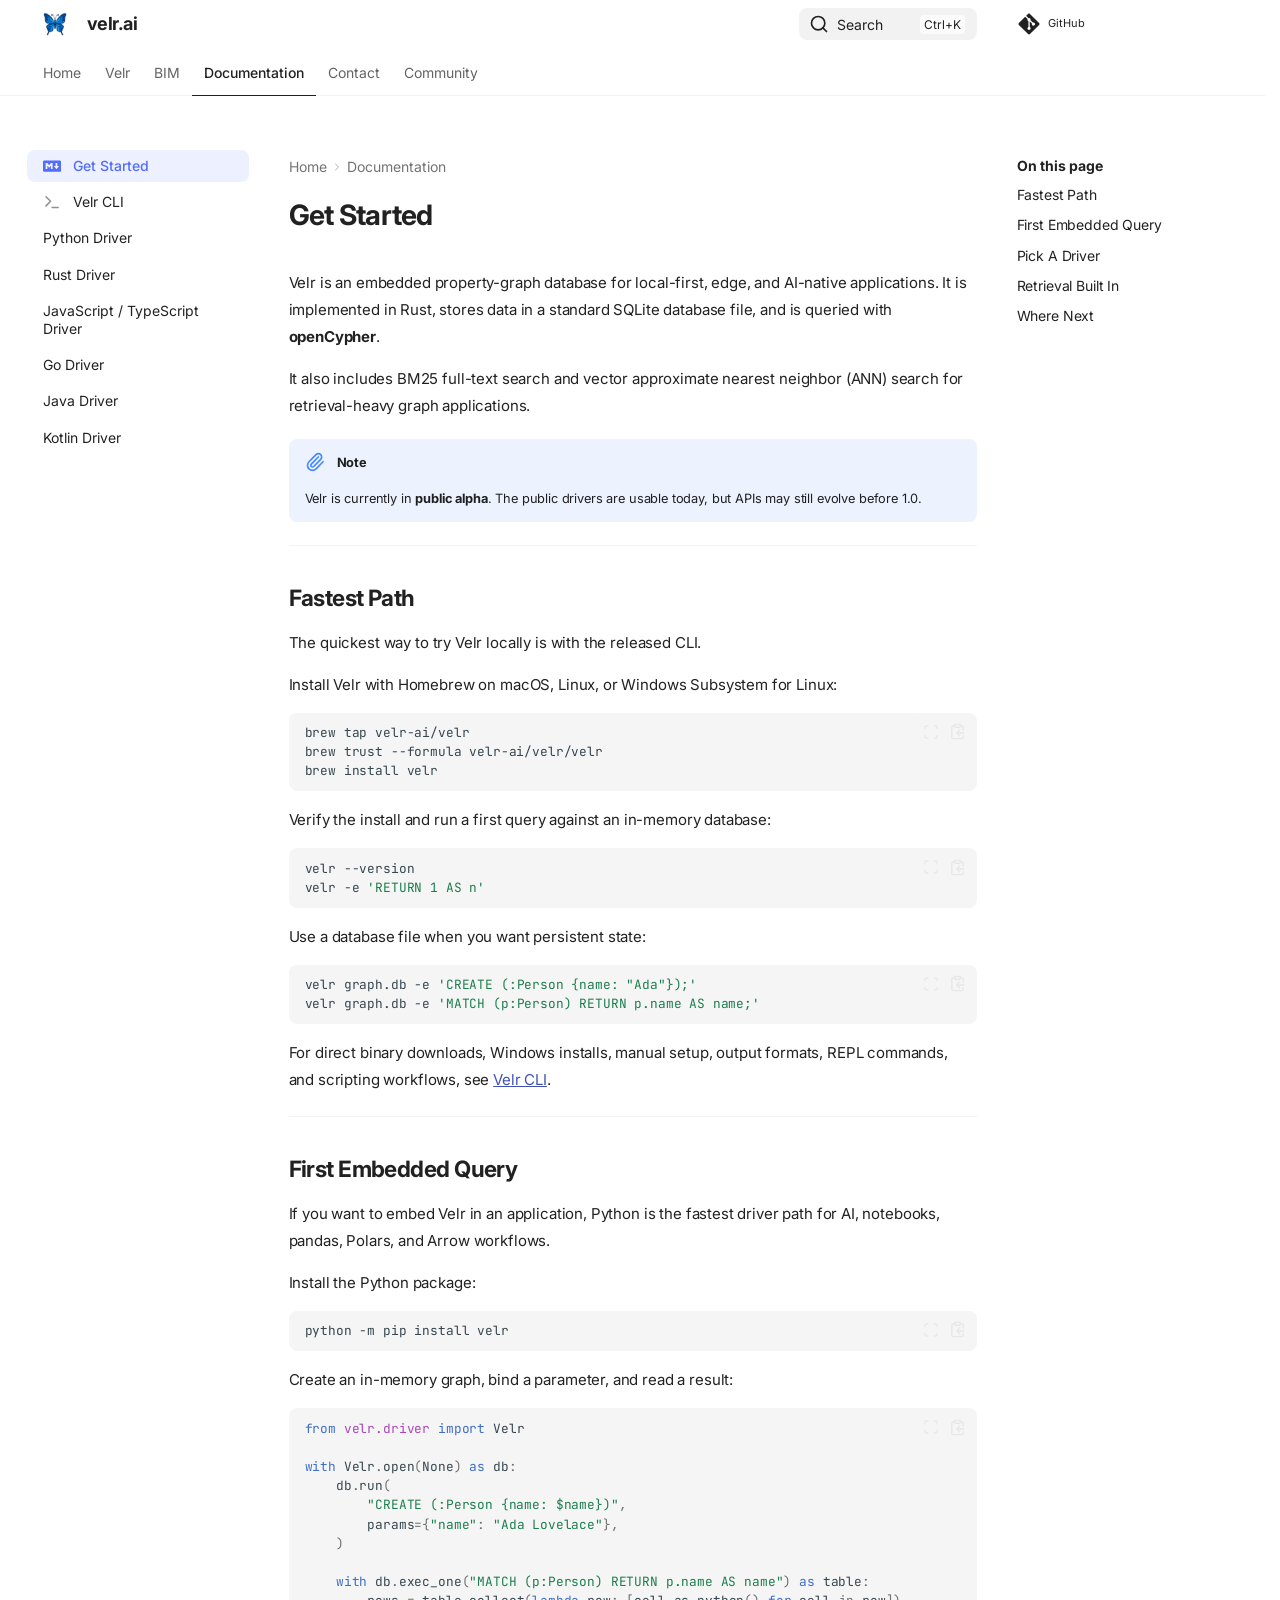
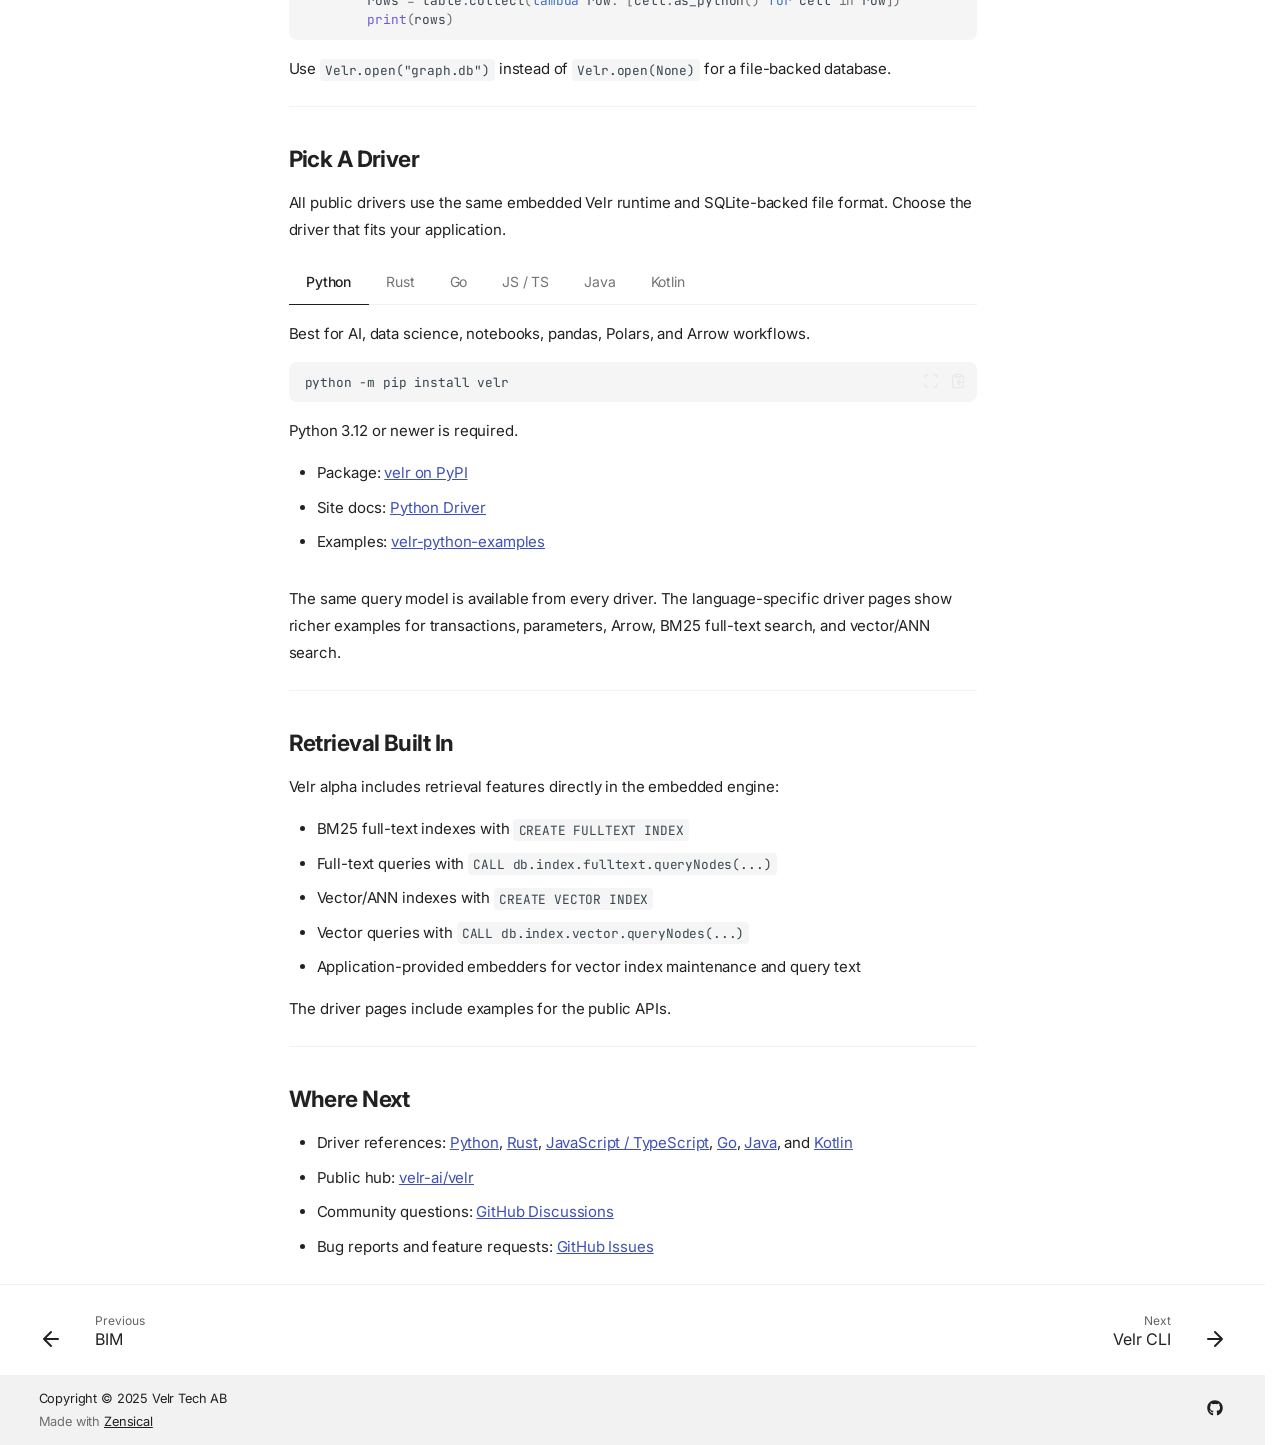
<file: docs/get-started/index.html>
<!doctype html>
<html lang="en" class="no-js">
  <head>
    
      <meta charset="utf-8">
      <meta name="viewport" content="width=device-width,initial-scale=1">
      
        <meta name="description" content="Velr is a lightweight, blazingly fast Rust database that unifies openCypher graphs, SQL, BM25 full-text search, vectors, and time-series on top of SQLite.">
      
      
        <meta name="author" content="Tomas Karlsson">
      
      
        <link rel="canonical" href="https://velr.ai/docs/get-started/">
      
      
        <link rel="prev" href="../../velr-ifc/">
      
      
        <link rel="next" href="../shell/">
      
      
        
      
      
      <link rel="icon" href="../../assets/images/favicon.png">
      <meta name="generator" content="zensical-0.0.47">
    
    
      
        <title>Get Started - velr.ai</title>
      
    
    
      
        
      
      <link rel="stylesheet" href="../../assets/stylesheets/modern/main.5e19f6ca.min.css">
      
        
          
        
        <link rel="stylesheet" href="../../assets/stylesheets/modern/palette.dfe2e883.min.css">
      
      


    
    
      
    
    
      
        
        
        <link rel="preconnect" href="https://fonts.gstatic.com" crossorigin>
        <link rel="stylesheet" href="https://fonts.googleapis.com/css?family=Inter:300,300i,400,400i,500,500i,700,700i%7CJetBrains+Mono:400,400i,700,700i&amp;display=fallback">
        <style>:root{--md-text-font:"Inter";--md-code-font:"JetBrains Mono"}</style>
      
    
    
      <link rel="stylesheet" href="../../assets/stylesheets/landing.css">
    
    <script>__md_scope=new URL("../..",location),__md_scope.pathname.endsWith("/")||(__md_scope=new URL(__md_scope.pathname+"/",location)),__md_hash=e=>[...e].reduce(((e,t)=>(e<<5)-e+t.charCodeAt(0)),0),__md_get=(e,t=localStorage,_=__md_scope)=>JSON.parse(t.getItem(_.pathname+"."+e)),__md_set=(e,t,_=localStorage,a=__md_scope)=>{try{_.setItem(a.pathname+"."+e,JSON.stringify(t))}catch(e){}},document.documentElement.setAttribute("data-platform",navigator.platform)</script>
    
      

    
    
  </head>
  
  
    
    
      
    
    
    
    
    <body dir="ltr" data-md-color-scheme="default" data-md-color-primary="indigo" data-md-color-accent="indigo">
  
    
    <input class="md-toggle" data-md-toggle="drawer" type="checkbox" id="__drawer" autocomplete="off">
    <input class="md-toggle" data-md-toggle="search" type="checkbox" id="__search" autocomplete="off">
    <label class="md-overlay" for="__drawer" aria-label="Navigation"></label>
    <div data-md-component="skip">
      
        
        <a href="#get-started" class="md-skip">
          Skip to content
        </a>
      
    </div>
    <div data-md-component="announce">
      
    </div>
    
    
      

<header class="md-header" data-md-component="header">
  <nav class="md-header__inner md-grid" aria-label="Header">
    <a href="../.." title="velr.ai" class="md-header__button md-logo" aria-label="velr.ai" data-md-component="logo">
      
  <img src="../../assets/logo_bf_small.png" alt="velr.ai">

    </a>
    <label class="md-header__button md-icon" for="__drawer" aria-label="Navigation">
      
      <svg xmlns="http://www.w3.org/2000/svg" fill="none" stroke="currentColor" stroke-linecap="round" stroke-linejoin="round" stroke-width="2" class="lucide lucide-menu" viewBox="0 0 24 24"><path d="M4 5h16M4 12h16M4 19h16"/></svg>
    </label>
    <div class="md-header__title" data-md-component="header-title">
      <div class="md-header__ellipsis">
        <div class="md-header__topic">
          <span class="md-ellipsis">
            velr.ai
          </span>
        </div>
        <div class="md-header__topic" data-md-component="header-topic">
          <span class="md-ellipsis">
            
              Get Started
            
          </span>
        </div>
      </div>
    </div>
    
      
        <form class="md-header__option" data-md-component="palette">
  
    
    
    
    <input class="md-option" data-md-color-media="none" data-md-color-scheme="default" data-md-color-primary="indigo" data-md-color-accent="indigo"  aria-hidden="true"  type="radio" name="__palette" id="__palette_0">
    
  
</form>
      
    
    
      <script>var palette=__md_get("__palette");if(palette&&palette.color){if("(prefers-color-scheme)"===palette.color.media){var media=matchMedia("(prefers-color-scheme: light)"),input=document.querySelector(media.matches?"[data-md-color-media='(prefers-color-scheme: light)']":"[data-md-color-media='(prefers-color-scheme: dark)']");palette.color.media=input.getAttribute("data-md-color-media"),palette.color.scheme=input.getAttribute("data-md-color-scheme"),palette.color.primary=input.getAttribute("data-md-color-primary"),palette.color.accent=input.getAttribute("data-md-color-accent")}for(var[key,value]of Object.entries(palette.color))document.body.setAttribute("data-md-color-"+key,value)}</script>
    
    
    
      
      
        <label class="md-header__button md-icon" for="__search" aria-label="Search">
          
          <svg xmlns="http://www.w3.org/2000/svg" fill="none" stroke="currentColor" stroke-linecap="round" stroke-linejoin="round" stroke-width="2" class="lucide lucide-search" viewBox="0 0 24 24"><path d="m21 21-4.34-4.34"/><circle cx="11" cy="11" r="8"/></svg>
        </label>
        <div class="md-search" data-md-component="search" role="dialog" aria-label="Search">
  <button type="button" class="md-search__button">
    Search
  </button>
</div>
      
    
    <div class="md-header__source">
      
        <a href="https://github.com/velr-ai/velr" title="Go to repository" class="md-source" data-md-component="source">
  <div class="md-source__icon md-icon">
    
    <svg xmlns="http://www.w3.org/2000/svg" viewBox="0 0 448 512"><!--! Font Awesome Free 7.2.0 by @fontawesome - https://fontawesome.com License - https://fontawesome.com/license/free (Icons: CC BY 4.0, Fonts: SIL OFL 1.1, Code: MIT License) Copyright 2026 Fonticons, Inc.--><path fill="currentColor" d="M439.6 236.1 244 40.5c-5.4-5.5-12.8-8.5-20.4-8.5s-15 3-20.4 8.4L162.5 81l51.5 51.5c27.1-9.1 52.7 16.8 43.4 43.7l49.7 49.7c34.2-11.8 61.2 31 35.5 56.7-26.5 26.5-70.2-2.9-56-37.3L240.3 199v121.9c25.3 12.5 22.3 41.8 9.1 55-6.4 6.4-15.2 10.1-24.3 10.1s-17.8-3.6-24.3-10.1c-17.6-17.6-11.1-46.9 11.2-56v-123c-20.8-8.5-24.6-30.7-18.6-45L142.6 101 8.5 235.1C3 240.6 0 247.9 0 255.5s3 15 8.5 20.4l195.6 195.7c5.4 5.4 12.7 8.4 20.4 8.4s15-3 20.4-8.4l194.7-194.7c5.4-5.4 8.4-12.8 8.4-20.4s-3-15-8.4-20.4"/></svg>
  </div>
  <div class="md-source__repository">
    GitHub
  </div>
</a>
      
    </div>
  </nav>
  
</header>
    
    <div class="md-container" data-md-component="container">
      
      
        
          
            
<nav class="md-tabs" aria-label="Tabs" data-md-component="tabs">
  <div class="md-grid">
    <ul class="md-tabs__list">
      
        
  
  
  
  
    <li class="md-tabs__item">
      <a href="../.." class="md-tabs__link">
        
  
  Home

      </a>
    </li>
  

      
        
  
  
  
  
    <li class="md-tabs__item">
      <a href="../../velr/" class="md-tabs__link">
        
  
  Velr

      </a>
    </li>
  

      
        
  
  
  
  
    <li class="md-tabs__item">
      <a href="../../velr-ifc/" class="md-tabs__link">
        
  
  BIM

      </a>
    </li>
  

      
        
  
  
  
    
  
  
    
      
      
        
      
        
      
        
      
        
      
        
      
        
      
        
      
        
      
    
    
    
    
      <li class="md-tabs__item md-tabs__item--active">
        <a href="././" class="md-tabs__link">
          
  
  Documentation

        </a>
      </li>
    
  

      
        
  
  
  
  
    <li class="md-tabs__item">
      <a href="../../contact/" class="md-tabs__link">
        
  
  Contact

      </a>
    </li>
  

      
        
  
  
  
  
    
      
      
        
          
        
      
    
    
    
    
      <li class="md-tabs__item">
        <a href="../../community/" class="md-tabs__link">
          
  
  Community

        </a>
      </li>
    
  

      
    </ul>
  </div>
</nav>
          
        
      
      <main class="md-main" data-md-component="main">
        <div class="md-main__inner md-grid">
          
            
              
              <div class="md-sidebar md-sidebar--primary" data-md-component="sidebar" data-md-type="navigation" >
                <div class="md-sidebar__scrollwrap">
                  <div class="md-sidebar__inner">
                    


  


<nav class="md-nav md-nav--primary md-nav--lifted" aria-label="Navigation" data-md-level="0">
  <label class="md-nav__title" for="__drawer">
    <a href="../.." title="velr.ai" class="md-nav__button md-logo" aria-label="velr.ai" data-md-component="logo">
      
  <img src="../../assets/logo_bf_small.png" alt="velr.ai">

    </a>
    velr.ai
  </label>
  
    <div class="md-nav__source">
      <a href="https://github.com/velr-ai/velr" title="Go to repository" class="md-source" data-md-component="source">
  <div class="md-source__icon md-icon">
    
    <svg xmlns="http://www.w3.org/2000/svg" viewBox="0 0 448 512"><!--! Font Awesome Free 7.2.0 by @fontawesome - https://fontawesome.com License - https://fontawesome.com/license/free (Icons: CC BY 4.0, Fonts: SIL OFL 1.1, Code: MIT License) Copyright 2026 Fonticons, Inc.--><path fill="currentColor" d="M439.6 236.1 244 40.5c-5.4-5.5-12.8-8.5-20.4-8.5s-15 3-20.4 8.4L162.5 81l51.5 51.5c27.1-9.1 52.7 16.8 43.4 43.7l49.7 49.7c34.2-11.8 61.2 31 35.5 56.7-26.5 26.5-70.2-2.9-56-37.3L240.3 199v121.9c25.3 12.5 22.3 41.8 9.1 55-6.4 6.4-15.2 10.1-24.3 10.1s-17.8-3.6-24.3-10.1c-17.6-17.6-11.1-46.9 11.2-56v-123c-20.8-8.5-24.6-30.7-18.6-45L142.6 101 8.5 235.1C3 240.6 0 247.9 0 255.5s3 15 8.5 20.4l195.6 195.7c5.4 5.4 12.7 8.4 20.4 8.4s15-3 20.4-8.4l194.7-194.7c5.4-5.4 8.4-12.8 8.4-20.4s-3-15-8.4-20.4"/></svg>
  </div>
  <div class="md-source__repository">
    GitHub
  </div>
</a>
    </div>
  
  <ul class="md-nav__list" data-md-scrollfix>
    
      
      
  
  
  
  
    <li class="md-nav__item">
      <a href="../.." class="md-nav__link">
        
  
  
    <svg xmlns="http://www.w3.org/2000/svg" fill="none" stroke="currentColor" stroke-linecap="round" stroke-linejoin="round" stroke-width="2" class="lucide lucide-rocket" viewBox="0 0 24 24"><path d="M12 15v5s3.03-.55 4-2c1.08-1.62 0-5 0-5M4.5 16.5c-1.5 1.26-2 5-2 5s3.74-.5 5-2c.71-.84.7-2.13-.09-2.91a2.18 2.18 0 0 0-2.91-.09"/><path d="M9 12a22 22 0 0 1 2-3.95A12.88 12.88 0 0 1 22 2c0 2.72-.78 7.5-6 11a22.4 22.4 0 0 1-4 2z"/><path d="M9 12H4s.55-3.03 2-4c1.62-1.08 5 .05 5 .05"/></svg>
  
  <span class="md-ellipsis">
    
  
  Home

    
  </span>
  
  

      </a>
    </li>
  

    
      
      
  
  
  
  
    <li class="md-nav__item">
      <a href="../../velr/" class="md-nav__link">
        
  
  
    <svg xmlns="http://www.w3.org/2000/svg" fill="none" stroke="currentColor" stroke-linecap="round" stroke-linejoin="round" stroke-width="2" class="lucide lucide-database" viewBox="0 0 24 24"><ellipse cx="12" cy="5" rx="9" ry="3"/><path d="M3 5v14a9 3 0 0 0 18 0V5"/><path d="M3 12a9 3 0 0 0 18 0"/></svg>
  
  <span class="md-ellipsis">
    
  
  Velr

    
  </span>
  
  

      </a>
    </li>
  

    
      
      
  
  
  
  
    <li class="md-nav__item">
      <a href="../../velr-ifc/" class="md-nav__link">
        
  
  
    <svg xmlns="http://www.w3.org/2000/svg" fill="none" stroke="currentColor" stroke-linecap="round" stroke-linejoin="round" stroke-width="2" class="lucide lucide-box" viewBox="0 0 24 24"><path d="M21 8a2 2 0 0 0-1-1.73l-7-4a2 2 0 0 0-2 0l-7 4A2 2 0 0 0 3 8v8a2 2 0 0 0 1 1.73l7 4a2 2 0 0 0 2 0l7-4A2 2 0 0 0 21 16Z"/><path d="m3.3 7 8.7 5 8.7-5M12 22V12"/></svg>
  
  <span class="md-ellipsis">
    
  
  BIM

    
  </span>
  
  

      </a>
    </li>
  

    
      
      
  
  
    
  
  
  
    
    
      
        
      
        
      
        
      
        
      
        
      
        
      
        
      
        
      
    
    
    
      
        
        
      
      
        
      
    
    
    <li class="md-nav__item md-nav__item--active md-nav__item--section md-nav__item--nested">
      
        
        
        <input class="md-nav__toggle md-toggle " type="checkbox" id="__nav_4" checked>
        
          
          <label class="md-nav__link" for="__nav_4" id="__nav_4_label" tabindex="">
            
  
  
  <span class="md-ellipsis">
    
  
  Documentation

    
  </span>
  
  

            <span class="md-nav__icon md-icon"></span>
          </label>
        
        <nav class="md-nav" data-md-level="1" aria-labelledby="__nav_4_label" aria-expanded="true">
          <label class="md-nav__title" for="__nav_4">
            <span class="md-nav__icon md-icon"></span>
            
  
  Documentation

          </label>
          <ul class="md-nav__list" data-md-scrollfix>
            
              
                
  
  
    
  
  
  
    <li class="md-nav__item md-nav__item--active">
      
      
      
      
        
      
      
        <label class="md-nav__link md-nav__link--active" for="__toc">
          
  
  
    <svg xmlns="http://www.w3.org/2000/svg" viewBox="0 0 24 24"><title>Markdown</title><path d="M22.27 19.385H1.73A1.73 1.73 0 0 1 0 17.655V6.345a1.73 1.73 0 0 1 1.73-1.73h20.54A1.73 1.73 0 0 1 24 6.345v11.308a1.73 1.73 0 0 1-1.73 1.731zM5.769 15.923v-4.5l2.308 2.885 2.307-2.885v4.5h2.308V8.078h-2.308l-2.307 2.885-2.308-2.885H3.46v7.847zM21.232 12h-2.309V8.077h-2.307V12h-2.308l3.461 4.039z"/></svg>
  
  <span class="md-ellipsis">
    
  
  Get Started

    
  </span>
  
  

          <span class="md-nav__icon md-icon"></span>
        </label>
      
      <a href="././" class="md-nav__link md-nav__link--active">
        
  
  
    <svg xmlns="http://www.w3.org/2000/svg" viewBox="0 0 24 24"><title>Markdown</title><path d="M22.27 19.385H1.73A1.73 1.73 0 0 1 0 17.655V6.345a1.73 1.73 0 0 1 1.73-1.73h20.54A1.73 1.73 0 0 1 24 6.345v11.308a1.73 1.73 0 0 1-1.73 1.731zM5.769 15.923v-4.5l2.308 2.885 2.307-2.885v4.5h2.308V8.078h-2.308l-2.307 2.885-2.308-2.885H3.46v7.847zM21.232 12h-2.309V8.077h-2.307V12h-2.308l3.461 4.039z"/></svg>
  
  <span class="md-ellipsis">
    
  
  Get Started

    
  </span>
  
  

      </a>
      
        


<nav class="md-nav md-nav--secondary" aria-label="On this page">
  
  
  
    
  
  
    <label class="md-nav__title" for="__toc">
      <span class="md-nav__icon md-icon"></span>
      On this page
    </label>
    <ul class="md-nav__list" data-md-component="toc" data-md-scrollfix>
      
        <li class="md-nav__item">
  <a href="#fastest-path" class="md-nav__link">
    <span class="md-ellipsis">
      <span class="md-typeset">
        Fastest Path
      </span>
    </span>
  </a>
  
</li>
      
        <li class="md-nav__item">
  <a href="#first-embedded-query" class="md-nav__link">
    <span class="md-ellipsis">
      <span class="md-typeset">
        First Embedded Query
      </span>
    </span>
  </a>
  
</li>
      
        <li class="md-nav__item">
  <a href="#pick-a-driver" class="md-nav__link">
    <span class="md-ellipsis">
      <span class="md-typeset">
        Pick A Driver
      </span>
    </span>
  </a>
  
</li>
      
        <li class="md-nav__item">
  <a href="#retrieval-built-in" class="md-nav__link">
    <span class="md-ellipsis">
      <span class="md-typeset">
        Retrieval Built In
      </span>
    </span>
  </a>
  
</li>
      
        <li class="md-nav__item">
  <a href="#where-next" class="md-nav__link">
    <span class="md-ellipsis">
      <span class="md-typeset">
        Where Next
      </span>
    </span>
  </a>
  
</li>
      
    </ul>
  
</nav>
      
    </li>
  

              
            
              
                
  
  
  
  
    <li class="md-nav__item">
      <a href="../shell/" class="md-nav__link">
        
  
  
    <svg xmlns="http://www.w3.org/2000/svg" fill="none" stroke="currentColor" stroke-linecap="round" stroke-linejoin="round" stroke-width="2" class="lucide lucide-terminal" viewBox="0 0 24 24"><path d="M12 19h8M4 17l6-6-6-6"/></svg>
  
  <span class="md-ellipsis">
    
  
  Velr CLI

    
  </span>
  
  

      </a>
    </li>
  

              
            
              
                
  
  
  
  
    <li class="md-nav__item">
      <a href="../python-driver/" class="md-nav__link">
        
  
  
  <span class="md-ellipsis">
    
  
  Python Driver

    
  </span>
  
  

      </a>
    </li>
  

              
            
              
                
  
  
  
  
    <li class="md-nav__item">
      <a href="../rust-driver/" class="md-nav__link">
        
  
  
  <span class="md-ellipsis">
    
  
  Rust Driver

    
  </span>
  
  

      </a>
    </li>
  

              
            
              
                
  
  
  
  
    <li class="md-nav__item">
      <a href="../javascript-driver/" class="md-nav__link">
        
  
  
  <span class="md-ellipsis">
    
  
  JavaScript / TypeScript Driver

    
  </span>
  
  

      </a>
    </li>
  

              
            
              
                
  
  
  
  
    <li class="md-nav__item">
      <a href="../go-driver/" class="md-nav__link">
        
  
  
  <span class="md-ellipsis">
    
  
  Go Driver

    
  </span>
  
  

      </a>
    </li>
  

              
            
              
                
  
  
  
  
    <li class="md-nav__item">
      <a href="../java-driver/" class="md-nav__link">
        
  
  
  <span class="md-ellipsis">
    
  
  Java Driver

    
  </span>
  
  

      </a>
    </li>
  

              
            
              
                
  
  
  
  
    <li class="md-nav__item">
      <a href="../kotlin-driver/" class="md-nav__link">
        
  
  
  <span class="md-ellipsis">
    
  
  Kotlin Driver

    
  </span>
  
  

      </a>
    </li>
  

              
            
          </ul>
        </nav>
      
    </li>
  

    
      
      
  
  
  
  
    <li class="md-nav__item">
      <a href="../../contact/" class="md-nav__link">
        
  
  
    <svg xmlns="http://www.w3.org/2000/svg" fill="none" stroke="currentColor" stroke-linecap="round" stroke-linejoin="round" stroke-width="2" class="lucide lucide-mail" viewBox="0 0 24 24"><path d="m22 7-8.991 5.727a2 2 0 0 1-2.009 0L2 7"/><rect width="20" height="16" x="2" y="4" rx="2"/></svg>
  
  <span class="md-ellipsis">
    
  
  Contact

    
  </span>
  
  

      </a>
    </li>
  

    
      
      
  
  
  
  
    
    
      
        
          
        
      
    
    
    
      
      
        
      
    
    
    <li class="md-nav__item md-nav__item--nested">
      
        
        
        <input class="md-nav__toggle md-toggle " type="checkbox" id="__nav_6" >
        
          
          <div class="md-nav__link md-nav__container">
            <a href="../../community/" class="md-nav__link ">
              
  
  
    <svg xmlns="http://www.w3.org/2000/svg" viewBox="0 0 24 24"><title>GitHub</title><path d="M12 .297c-6.63 0-12 5.373-12 12 0 5.303 3.438 9.8 8.205 11.385.6.113.82-.258.82-.577 0-.285-.01-1.04-.015-2.04-3.338.724-4.042-1.61-4.042-1.61C4.422 18.07 3.633 17.7 3.633 17.7c-1.087-.744.084-.729.084-.729 1.205.084 1.838 1.236 1.838 1.236 1.07 1.835 2.809 1.305 3.495.998.108-.776.417-1.305.76-1.605-2.665-.3-5.466-1.332-5.466-5.93 0-1.31.465-2.38 1.235-3.22-.135-.303-.54-1.523.105-3.176 0 0 1.005-.322 3.3 1.23.96-.267 1.98-.399 3-.405 1.02.006 2.04.138 3 .405 2.28-1.552 3.285-1.23 3.285-1.23.645 1.653.24 2.873.12 3.176.765.84 1.23 1.91 1.23 3.22 0 4.61-2.805 5.625-5.475 5.92.42.36.81 1.096.81 2.22 0 1.606-.015 2.896-.015 3.286 0 .315.21.69.825.57C20.565 22.092 24 17.592 24 12.297c0-6.627-5.373-12-12-12"/></svg>
  
  <span class="md-ellipsis">
    
  
  Community

    
  </span>
  
  

            </a>
            
          </div>
        
        <nav class="md-nav" data-md-level="1" aria-labelledby="__nav_6_label" aria-expanded="false">
          <label class="md-nav__title" for="__nav_6">
            <span class="md-nav__icon md-icon"></span>
            
  
  Community

          </label>
          <ul class="md-nav__list" data-md-scrollfix>
            
              
            
          </ul>
        </nav>
      
    </li>
  

    
  </ul>
</nav>
                  </div>
                </div>
              </div>
            
            
              
              <div class="md-sidebar md-sidebar--secondary" data-md-component="sidebar" data-md-type="toc" >
                <div class="md-sidebar__scrollwrap">
                  
                    
                    
                    
                      
                    
                    
                      <input class="md-nav__toggle md-toggle" type="checkbox" id="__toc">
                      <div class="md-sidebar-button__wrapper">
                        <label class="md-sidebar-button" for="__toc"></label>
                      </div>
                    
                  
                  <div class="md-sidebar__inner">
                    


<nav class="md-nav md-nav--secondary" aria-label="On this page">
  
  
  
    
  
  
    <label class="md-nav__title" for="__toc">
      <span class="md-nav__icon md-icon"></span>
      On this page
    </label>
    <ul class="md-nav__list" data-md-component="toc" data-md-scrollfix>
      
        <li class="md-nav__item">
  <a href="#fastest-path" class="md-nav__link">
    <span class="md-ellipsis">
      <span class="md-typeset">
        Fastest Path
      </span>
    </span>
  </a>
  
</li>
      
        <li class="md-nav__item">
  <a href="#first-embedded-query" class="md-nav__link">
    <span class="md-ellipsis">
      <span class="md-typeset">
        First Embedded Query
      </span>
    </span>
  </a>
  
</li>
      
        <li class="md-nav__item">
  <a href="#pick-a-driver" class="md-nav__link">
    <span class="md-ellipsis">
      <span class="md-typeset">
        Pick A Driver
      </span>
    </span>
  </a>
  
</li>
      
        <li class="md-nav__item">
  <a href="#retrieval-built-in" class="md-nav__link">
    <span class="md-ellipsis">
      <span class="md-typeset">
        Retrieval Built In
      </span>
    </span>
  </a>
  
</li>
      
        <li class="md-nav__item">
  <a href="#where-next" class="md-nav__link">
    <span class="md-ellipsis">
      <span class="md-typeset">
        Where Next
      </span>
    </span>
  </a>
  
</li>
      
    </ul>
  
</nav>
                  </div>
                </div>
              </div>
            
          
          
            <div class="md-content" data-md-component="content">
              
                



  


  <nav class="md-path" aria-label="Navigation" >
    <ol class="md-path__list">
      
        
  
  
    <li class="md-path__item">
      <a href="../.." class="md-path__link">
        
  
  <span class="md-ellipsis">
    Home
  </span>

      </a>
    </li>
  

      
      
        
  
  
    
    
      
        
      
        
      
        
      
        
      
        
      
        
      
        
      
        
      
    
    
    
    
      <li class="md-path__item">
        <a href="././" class="md-path__link">
          
  
  <span class="md-ellipsis">
    Documentation
  </span>

        </a>
      </li>
    
  

      
    </ol>
  </nav>

              
              <article class="md-content__inner md-typeset">
                
                  
  
  


<h1 id="get-started">Get Started<a class="headerlink" href="#get-started" title="Permanent link">&para;</a></h1>
<p>Velr is an embedded property-graph database for local-first, edge, and AI-native applications. It is implemented in Rust, stores data in a standard SQLite database file, and is queried with <strong>openCypher</strong>.</p>
<p>It also includes BM25 full-text search and vector approximate nearest neighbor (ANN) search for retrieval-heavy graph applications.</p>
<div class="admonition note">
<p class="admonition-title">Note</p>
<p>Velr is currently in <strong>public alpha</strong>. The public drivers are usable today, but APIs may still evolve before 1.0.</p>
</div>
<hr />
<h2 id="fastest-path">Fastest Path<a class="headerlink" href="#fastest-path" title="Permanent link">&para;</a></h2>
<p>The quickest way to try Velr locally is with the released CLI.</p>
<p>Install Velr with Homebrew on macOS, Linux, or Windows Subsystem for Linux:</p>
<div class="language-bash highlight"><pre><span></span><code><span id="__span-0-1"><a id="__codelineno-0-1" name="__codelineno-0-1" href="#__codelineno-0-1"></a>brew<span class="w"> </span>tap<span class="w"> </span>velr-ai/velr
</span><span id="__span-0-2"><a id="__codelineno-0-2" name="__codelineno-0-2" href="#__codelineno-0-2"></a>brew<span class="w"> </span>trust<span class="w"> </span>--formula<span class="w"> </span>velr-ai/velr/velr
</span><span id="__span-0-3"><a id="__codelineno-0-3" name="__codelineno-0-3" href="#__codelineno-0-3"></a>brew<span class="w"> </span>install<span class="w"> </span>velr
</span></code></pre></div>
<p>Verify the install and run a first query against an in-memory database:</p>
<div class="language-bash highlight"><pre><span></span><code><span id="__span-1-1"><a id="__codelineno-1-1" name="__codelineno-1-1" href="#__codelineno-1-1"></a>velr<span class="w"> </span>--version
</span><span id="__span-1-2"><a id="__codelineno-1-2" name="__codelineno-1-2" href="#__codelineno-1-2"></a>velr<span class="w"> </span>-e<span class="w"> </span><span class="s1">&#39;RETURN 1 AS n&#39;</span>
</span></code></pre></div>
<p>Use a database file when you want persistent state:</p>
<div class="language-bash highlight"><pre><span></span><code><span id="__span-2-1"><a id="__codelineno-2-1" name="__codelineno-2-1" href="#__codelineno-2-1"></a>velr<span class="w"> </span>graph.db<span class="w"> </span>-e<span class="w"> </span><span class="s1">&#39;CREATE (:Person {name: &quot;Ada&quot;});&#39;</span>
</span><span id="__span-2-2"><a id="__codelineno-2-2" name="__codelineno-2-2" href="#__codelineno-2-2"></a>velr<span class="w"> </span>graph.db<span class="w"> </span>-e<span class="w"> </span><span class="s1">&#39;MATCH (p:Person) RETURN p.name AS name;&#39;</span>
</span></code></pre></div>
<p>For direct binary downloads, Windows installs, manual setup, output formats,
REPL commands, and scripting workflows, see <a href="../shell/">Velr CLI</a>.</p>
<hr />
<h2 id="first-embedded-query">First Embedded Query<a class="headerlink" href="#first-embedded-query" title="Permanent link">&para;</a></h2>
<p>If you want to embed Velr in an application, Python is the fastest driver path
for AI, notebooks, pandas, Polars, and Arrow workflows.</p>
<p>Install the Python package:</p>
<div class="language-bash highlight"><pre><span></span><code><span id="__span-3-1"><a id="__codelineno-3-1" name="__codelineno-3-1" href="#__codelineno-3-1"></a>python<span class="w"> </span>-m<span class="w"> </span>pip<span class="w"> </span>install<span class="w"> </span>velr
</span></code></pre></div>
<p>Create an in-memory graph, bind a parameter, and read a result:</p>
<div class="language-python highlight"><pre><span></span><code><span id="__span-4-1"><a id="__codelineno-4-1" name="__codelineno-4-1" href="#__codelineno-4-1"></a><span class="kn">from</span><span class="w"> </span><span class="nn">velr.driver</span><span class="w"> </span><span class="kn">import</span> <span class="n">Velr</span>
</span><span id="__span-4-2"><a id="__codelineno-4-2" name="__codelineno-4-2" href="#__codelineno-4-2"></a>
</span><span id="__span-4-3"><a id="__codelineno-4-3" name="__codelineno-4-3" href="#__codelineno-4-3"></a><span class="k">with</span> <span class="n">Velr</span><span class="o">.</span><span class="n">open</span><span class="p">(</span><span class="kc">None</span><span class="p">)</span> <span class="k">as</span> <span class="n">db</span><span class="p">:</span>
</span><span id="__span-4-4"><a id="__codelineno-4-4" name="__codelineno-4-4" href="#__codelineno-4-4"></a>    <span class="n">db</span><span class="o">.</span><span class="n">run</span><span class="p">(</span>
</span><span id="__span-4-5"><a id="__codelineno-4-5" name="__codelineno-4-5" href="#__codelineno-4-5"></a>        <span class="s2">&quot;CREATE (:Person {name: $name})&quot;</span><span class="p">,</span>
</span><span id="__span-4-6"><a id="__codelineno-4-6" name="__codelineno-4-6" href="#__codelineno-4-6"></a>        <span class="n">params</span><span class="o">=</span><span class="p">{</span><span class="s2">&quot;name&quot;</span><span class="p">:</span> <span class="s2">&quot;Ada Lovelace&quot;</span><span class="p">},</span>
</span><span id="__span-4-7"><a id="__codelineno-4-7" name="__codelineno-4-7" href="#__codelineno-4-7"></a>    <span class="p">)</span>
</span><span id="__span-4-8"><a id="__codelineno-4-8" name="__codelineno-4-8" href="#__codelineno-4-8"></a>
</span><span id="__span-4-9"><a id="__codelineno-4-9" name="__codelineno-4-9" href="#__codelineno-4-9"></a>    <span class="k">with</span> <span class="n">db</span><span class="o">.</span><span class="n">exec_one</span><span class="p">(</span><span class="s2">&quot;MATCH (p:Person) RETURN p.name AS name&quot;</span><span class="p">)</span> <span class="k">as</span> <span class="n">table</span><span class="p">:</span>
</span><span id="__span-4-10"><a id="__codelineno-4-10" name="__codelineno-4-10" href="#__codelineno-4-10"></a>        <span class="n">rows</span> <span class="o">=</span> <span class="n">table</span><span class="o">.</span><span class="n">collect</span><span class="p">(</span><span class="k">lambda</span> <span class="n">row</span><span class="p">:</span> <span class="p">[</span><span class="n">cell</span><span class="o">.</span><span class="n">as_python</span><span class="p">()</span> <span class="k">for</span> <span class="n">cell</span> <span class="ow">in</span> <span class="n">row</span><span class="p">])</span>
</span><span id="__span-4-11"><a id="__codelineno-4-11" name="__codelineno-4-11" href="#__codelineno-4-11"></a>        <span class="nb">print</span><span class="p">(</span><span class="n">rows</span><span class="p">)</span>
</span></code></pre></div>
<p>Use <code>Velr.open("graph.db")</code> instead of <code>Velr.open(None)</code> for a file-backed database.</p>
<hr />
<h2 id="pick-a-driver">Pick A Driver<a class="headerlink" href="#pick-a-driver" title="Permanent link">&para;</a></h2>
<p>All public drivers use the same embedded Velr runtime and SQLite-backed file format. Choose the driver that fits your application.</p>
<div class="tabbed-set tabbed-alternate" data-tabs="1:6"><input checked="checked" id="__tabbed_1_1" name="__tabbed_1" type="radio" /><input id="__tabbed_1_2" name="__tabbed_1" type="radio" /><input id="__tabbed_1_3" name="__tabbed_1" type="radio" /><input id="__tabbed_1_4" name="__tabbed_1" type="radio" /><input id="__tabbed_1_5" name="__tabbed_1" type="radio" /><input id="__tabbed_1_6" name="__tabbed_1" type="radio" /><div class="tabbed-labels"><label for="__tabbed_1_1">Python</label><label for="__tabbed_1_2">Rust</label><label for="__tabbed_1_3">Go</label><label for="__tabbed_1_4">JS / TS</label><label for="__tabbed_1_5">Java</label><label for="__tabbed_1_6">Kotlin</label></div>
<div class="tabbed-content">
<div class="tabbed-block">
<p>Best for AI, data science, notebooks, pandas, Polars, and Arrow workflows.</p>
<div class="language-bash highlight"><pre><span></span><code><span id="__span-5-1"><a id="__codelineno-5-1" name="__codelineno-5-1" href="#__codelineno-5-1"></a>python<span class="w"> </span>-m<span class="w"> </span>pip<span class="w"> </span>install<span class="w"> </span>velr
</span></code></pre></div>
<p>Python 3.12 or newer is required.</p>
<ul>
<li>Package: <a href="https://pypi.org/project/velr/">velr on PyPI</a></li>
<li>Site docs: <a href="../python-driver/">Python Driver</a></li>
<li>Examples: <a href="https://github.com/velr-ai/velr-python-examples">velr-python-examples</a></li>
</ul>
</div>
<div class="tabbed-block">
<p>Best for embedded systems, edge runtimes, high-performance services, and native applications.</p>
<div class="language-toml highlight"><pre><span></span><code><span id="__span-6-1"><a id="__codelineno-6-1" name="__codelineno-6-1" href="#__codelineno-6-1"></a><span class="k">[dependencies]</span>
</span><span id="__span-6-2"><a id="__codelineno-6-2" name="__codelineno-6-2" href="#__codelineno-6-2"></a><span class="n">velr</span><span class="w"> </span><span class="o">=</span><span class="w"> </span><span class="s2">&quot;0.2&quot;</span>
</span></code></pre></div>
<ul>
<li>Crate: <a href="https://crates.io/crates/velr">velr on crates.io</a></li>
<li>API docs: <a href="https://docs.rs/velr/latest/velr/">velr on docs.rs</a></li>
<li>Site docs: <a href="../rust-driver/">Rust Driver</a></li>
<li>Driver repository: <a href="https://github.com/velr-ai/velr-rust-driver">velr-rust-driver</a></li>
<li>Examples: <a href="https://github.com/velr-ai/velr-rust-examples">velr-rust-examples</a></li>
</ul>
</div>
<div class="tabbed-block">
<p>Best for services, tools, agents, and infrastructure software that wants a small embedded graph layer.</p>
<div class="language-bash highlight"><pre><span></span><code><span id="__span-7-1"><a id="__codelineno-7-1" name="__codelineno-7-1" href="#__codelineno-7-1"></a>go<span class="w"> </span>get<span class="w"> </span>github.com/velr-ai/velr-go-driver@latest
</span></code></pre></div>
<p>Go 1.22 or newer is required.</p>
<ul>
<li>Module: <a href="https://github.com/velr-ai/velr-go-driver">velr-go-driver</a></li>
<li>API docs: <a href="https://pkg.go.dev/github.com/velr-ai/velr-go-driver">velr-go-driver on pkg.go.dev</a></li>
<li>Site docs: <a href="../go-driver/">Go Driver</a></li>
<li>Examples: <a href="https://github.com/velr-ai/velr-go-examples">velr-go-examples</a></li>
</ul>
</div>
<div class="tabbed-block">
<p>Best for Node.js applications, worker-thread workflows, tooling, and JavaScript/TypeScript agents.</p>
<div class="language-bash highlight"><pre><span></span><code><span id="__span-8-1"><a id="__codelineno-8-1" name="__codelineno-8-1" href="#__codelineno-8-1"></a>npm<span class="w"> </span>install<span class="w"> </span>@velr-ai/velr
</span></code></pre></div>
<p>Node.js 22 or newer is required.</p>
<ul>
<li>Package: <a href="https://www.npmjs.com/package/@velr-ai/velr">@velr-ai/velr on npm</a></li>
<li>Site docs: <a href="../javascript-driver/">JavaScript / TypeScript Driver</a></li>
<li>JavaScript examples: <a href="https://github.com/velr-ai/velr-javascript-examples">velr-javascript-examples</a></li>
<li>TypeScript examples: <a href="https://github.com/velr-ai/velr-typescript-examples">velr-typescript-examples</a></li>
</ul>
</div>
<div class="tabbed-block">
<p>Best for JVM and Android applications that need embedded graph queries with native runtime performance.</p>
<div class="language-kotlin highlight"><pre><span></span><code><span id="__span-9-1"><a id="__codelineno-9-1" name="__codelineno-9-1" href="#__codelineno-9-1"></a><span class="n">repositories</span><span class="w"> </span><span class="p">{</span>
</span><span id="__span-9-2"><a id="__codelineno-9-2" name="__codelineno-9-2" href="#__codelineno-9-2"></a><span class="w">    </span><span class="n">mavenCentral</span><span class="p">()</span>
</span><span id="__span-9-3"><a id="__codelineno-9-3" name="__codelineno-9-3" href="#__codelineno-9-3"></a><span class="p">}</span>
</span><span id="__span-9-4"><a id="__codelineno-9-4" name="__codelineno-9-4" href="#__codelineno-9-4"></a>
</span><span id="__span-9-5"><a id="__codelineno-9-5" name="__codelineno-9-5" href="#__codelineno-9-5"></a><span class="n">dependencies</span><span class="w"> </span><span class="p">{</span>
</span><span id="__span-9-6"><a id="__codelineno-9-6" name="__codelineno-9-6" href="#__codelineno-9-6"></a><span class="w">    </span><span class="n">implementation</span><span class="p">(</span><span class="s">&quot;ai.velr:velr-java-driver:0.2.35&quot;</span><span class="p">)</span>
</span><span id="__span-9-7"><a id="__codelineno-9-7" name="__codelineno-9-7" href="#__codelineno-9-7"></a><span class="p">}</span>
</span></code></pre></div>
<p>For Android, use <code>implementation("ai.velr:velr-java-driver-android:0.2.35")</code>.</p>
<ul>
<li>Maven Central JVM artifact: <a href="https://central.sonatype.com/artifact/ai.velr/velr-java-driver">velr-java-driver</a></li>
<li>Maven Central Android artifact: <a href="https://central.sonatype.com/artifact/ai.velr/velr-java-driver-android">velr-java-driver-android</a></li>
<li>JVM API docs: <a href="https://velr-ai.github.io/velr-java-driver/docs/jvm/">Java JVM docs</a></li>
<li>Android API docs: <a href="https://velr-ai.github.io/velr-java-driver/docs/android/">Java Android docs</a></li>
<li>Site docs: <a href="../java-driver/">Java Driver</a></li>
<li>Examples: <a href="https://github.com/velr-ai/velr-java-examples">velr-java-examples</a></li>
</ul>
</div>
<div class="tabbed-block">
<p>Best for Kotlin JVM and Android applications. The Kotlin artifact includes the Java core classes plus Kotlin extension helpers.</p>
<div class="language-kotlin highlight"><pre><span></span><code><span id="__span-10-1"><a id="__codelineno-10-1" name="__codelineno-10-1" href="#__codelineno-10-1"></a><span class="n">repositories</span><span class="w"> </span><span class="p">{</span>
</span><span id="__span-10-2"><a id="__codelineno-10-2" name="__codelineno-10-2" href="#__codelineno-10-2"></a><span class="w">    </span><span class="n">mavenCentral</span><span class="p">()</span>
</span><span id="__span-10-3"><a id="__codelineno-10-3" name="__codelineno-10-3" href="#__codelineno-10-3"></a><span class="p">}</span>
</span><span id="__span-10-4"><a id="__codelineno-10-4" name="__codelineno-10-4" href="#__codelineno-10-4"></a>
</span><span id="__span-10-5"><a id="__codelineno-10-5" name="__codelineno-10-5" href="#__codelineno-10-5"></a><span class="n">dependencies</span><span class="w"> </span><span class="p">{</span>
</span><span id="__span-10-6"><a id="__codelineno-10-6" name="__codelineno-10-6" href="#__codelineno-10-6"></a><span class="w">    </span><span class="n">implementation</span><span class="p">(</span><span class="s">&quot;ai.velr:velr-kotlin-driver:0.2.35&quot;</span><span class="p">)</span>
</span><span id="__span-10-7"><a id="__codelineno-10-7" name="__codelineno-10-7" href="#__codelineno-10-7"></a><span class="p">}</span>
</span></code></pre></div>
<p>For Android, use <code>implementation("ai.velr:velr-kotlin-driver-android:0.2.35")</code>.</p>
<ul>
<li>Maven Central JVM artifact: <a href="https://central.sonatype.com/artifact/ai.velr/velr-kotlin-driver">velr-kotlin-driver</a></li>
<li>Maven Central Android artifact: <a href="https://central.sonatype.com/artifact/ai.velr/velr-kotlin-driver-android">velr-kotlin-driver-android</a></li>
<li>JVM API docs: <a href="https://velr-ai.github.io/velr-kotlin-driver/docs/jvm/">Kotlin JVM docs</a></li>
<li>Android API docs: <a href="https://velr-ai.github.io/velr-kotlin-driver/docs/android/">Kotlin Android docs</a></li>
<li>Site docs: <a href="../kotlin-driver/">Kotlin Driver</a></li>
<li>Examples: <a href="https://github.com/velr-ai/velr-kotlin-examples">velr-kotlin-examples</a></li>
</ul>
</div>
</div>
</div>
<p>The same query model is available from every driver. The language-specific driver pages show richer examples for transactions, parameters, Arrow, BM25 full-text search, and vector/ANN search.</p>
<hr />
<h2 id="retrieval-built-in">Retrieval Built In<a class="headerlink" href="#retrieval-built-in" title="Permanent link">&para;</a></h2>
<p>Velr alpha includes retrieval features directly in the embedded engine:</p>
<ul>
<li>BM25 full-text indexes with <code>CREATE FULLTEXT INDEX</code></li>
<li>Full-text queries with <code>CALL db.index.fulltext.queryNodes(...)</code></li>
<li>Vector/ANN indexes with <code>CREATE VECTOR INDEX</code></li>
<li>Vector queries with <code>CALL db.index.vector.queryNodes(...)</code></li>
<li>Application-provided embedders for vector index maintenance and query text</li>
</ul>
<p>The driver pages include examples for the public APIs.</p>
<hr />
<h2 id="where-next">Where Next<a class="headerlink" href="#where-next" title="Permanent link">&para;</a></h2>
<ul>
<li>Driver references: <a href="../python-driver/">Python</a>, <a href="../rust-driver/">Rust</a>, <a href="../javascript-driver/">JavaScript / TypeScript</a>, <a href="../go-driver/">Go</a>, <a href="../java-driver/">Java</a>, and <a href="../kotlin-driver/">Kotlin</a></li>
<li>Public hub: <a href="https://github.com/velr-ai/velr">velr-ai/velr</a></li>
<li>Community questions: <a href="https://github.com/velr-ai/velr/discussions">GitHub Discussions</a></li>
<li>Bug reports and feature requests: <a href="https://github.com/velr-ai/velr/issues">GitHub Issues</a></li>
</ul>









  
  






                
              </article>
            </div>
          
          
  <script>var tabs=__md_get("__tabs");if(Array.isArray(tabs))e:for(var set of document.querySelectorAll(".tabbed-set")){var labels=set.querySelector(".tabbed-labels");for(var tab of tabs)for(var label of labels.getElementsByTagName("label"))if(label.innerText.trim()===tab){var input=document.getElementById(label.htmlFor);input.checked=!0;continue e}}</script>

<script>var target=document.getElementById(location.hash.slice(1));target&&target.name&&(target.checked=target.name.startsWith("__tabbed_"))</script>
        </div>
        
          <button type="button" class="md-top md-icon" data-md-component="top" hidden>
  
  <svg xmlns="http://www.w3.org/2000/svg" fill="none" stroke="currentColor" stroke-linecap="round" stroke-linejoin="round" stroke-width="2" class="lucide lucide-circle-arrow-up" viewBox="0 0 24 24"><circle cx="12" cy="12" r="10"/><path d="m16 12-4-4-4 4M12 16V8"/></svg>
  Back to top
</button>
        
      </main>
      
        <footer class="md-footer">
  
    
      
      <nav class="md-footer__inner md-grid" aria-label="Footer" >
        
          
          <a href="../../velr-ifc/" class="md-footer__link md-footer__link--prev" aria-label="Previous: BIM">
            <div class="md-footer__button md-icon">
              
              <svg xmlns="http://www.w3.org/2000/svg" fill="none" stroke="currentColor" stroke-linecap="round" stroke-linejoin="round" stroke-width="2" class="lucide lucide-arrow-left" viewBox="0 0 24 24"><path d="m12 19-7-7 7-7M19 12H5"/></svg>
            </div>
            <div class="md-footer__title">
              <span class="md-footer__direction">
                Previous
              </span>
              <div class="md-ellipsis">
                BIM
              </div>
            </div>
          </a>
        
        
          
          <a href="../shell/" class="md-footer__link md-footer__link--next" aria-label="Next: Velr CLI">
            <div class="md-footer__title">
              <span class="md-footer__direction">
                Next
              </span>
              <div class="md-ellipsis">
                Velr CLI
              </div>
            </div>
            <div class="md-footer__button md-icon">
              
              <svg xmlns="http://www.w3.org/2000/svg" fill="none" stroke="currentColor" stroke-linecap="round" stroke-linejoin="round" stroke-width="2" class="lucide lucide-arrow-right" viewBox="0 0 24 24"><path d="M5 12h14M12 5l7 7-7 7"/></svg>
            </div>
          </a>
        
      </nav>
    
  
  <div class="md-footer-meta md-typeset">
    <div class="md-footer-meta__inner md-grid">
      <div class="md-copyright">
  
    <div class="md-copyright__highlight">
      Copyright &copy; 2025 Velr Tech AB

    </div>
  
  
    Made with
    <a href="https://zensical.org/" target="_blank" rel="noopener">
      Zensical
    </a>
  
</div>
      
        
<div class="md-social">
  
    
    
    
    
      
      
    
    <a href="https://github.com/velr-ai/velr" target="_blank" rel="noopener" title="github.com" class="md-social__link">
      <svg xmlns="http://www.w3.org/2000/svg" viewBox="0 0 512 512"><!--! Font Awesome Free 7.2.0 by @fontawesome - https://fontawesome.com License - https://fontawesome.com/license/free (Icons: CC BY 4.0, Fonts: SIL OFL 1.1, Code: MIT License) Copyright 2026 Fonticons, Inc.--><path fill="currentColor" d="M173.9 397.4c0 2-2.3 3.6-5.2 3.6-3.3.3-5.6-1.3-5.6-3.6 0-2 2.3-3.6 5.2-3.6 3-.3 5.6 1.3 5.6 3.6m-31.1-4.5c-.7 2 1.3 4.3 4.3 4.9 2.6 1 5.6 0 6.2-2s-1.3-4.3-4.3-5.2c-2.6-.7-5.5.3-6.2 2.3m44.2-1.7c-2.9.7-4.9 2.6-4.6 4.9.3 2 2.9 3.3 5.9 2.6 2.9-.7 4.9-2.6 4.6-4.6-.3-1.9-3-3.2-5.9-2.9M252.8 8C114.1 8 8 113.3 8 252c0 110.9 69.8 205.8 169.5 239.2 12.8 2.3 17.3-5.6 17.3-12.1 0-6.2-.3-40.4-.3-61.4 0 0-70 15-84.7-29.8 0 0-11.4-29.1-27.8-36.6 0 0-22.9-15.7 1.6-15.4 0 0 24.9 2 38.6 25.8 21.9 38.6 58.6 27.5 72.9 20.9 2.3-16 8.8-27.1 16-33.7-55.9-6.2-112.3-14.3-112.3-110.5 0-27.5 7.6-41.3 23.6-58.9-2.6-6.5-11.1-33.3 2.6-67.9 20.9-6.5 69 27 69 27 20-5.6 41.5-8.5 62.8-8.5s42.8 2.9 62.8 8.5c0 0 48.1-33.6 69-27 13.7 34.7 5.2 61.4 2.6 67.9 16 17.7 25.8 31.5 25.8 58.9 0 96.5-58.9 104.2-114.8 110.5 9.2 7.9 17 22.9 17 46.4 0 33.7-.3 75.4-.3 83.6 0 6.5 4.6 14.4 17.3 12.1C436.2 457.8 504 362.9 504 252 504 113.3 391.5 8 252.8 8M105.2 352.9c-1.3 1-1 3.3.7 5.2 1.6 1.6 3.9 2.3 5.2 1 1.3-1 1-3.3-.7-5.2-1.6-1.6-3.9-2.3-5.2-1m-10.8-8.1c-.7 1.3.3 2.9 2.3 3.9 1.6 1 3.6.7 4.3-.7.7-1.3-.3-2.9-2.3-3.9-2-.6-3.6-.3-4.3.7m32.4 35.6c-1.6 1.3-1 4.3 1.3 6.2 2.3 2.3 5.2 2.6 6.5 1 1.3-1.3.7-4.3-1.3-6.2-2.2-2.3-5.2-2.6-6.5-1m-11.4-14.7c-1.6 1-1.6 3.6 0 5.9s4.3 3.3 5.6 2.3c1.6-1.3 1.6-3.9 0-6.2-1.4-2.3-4-3.3-5.6-2"/></svg>
    </a>
  
</div>
      
    </div>
  </div>
</footer>
      
    </div>
    <div class="md-dialog" data-md-component="dialog">
      <div class="md-dialog__inner md-typeset"></div>
    </div>
    
    
    
      
      
      <script id="__config" type="application/json">{"annotate":null,"base":"../..","features":["announce.dismiss","content.code.annotate","content.code.copy","content.code.select","content.footnote.tooltips","content.tabs.link","content.tooltips","navigation.footer","navigation.indexes","navigation.instant","navigation.instant.prefetch","navigation.path","navigation.sections","navigation.tabs","navigation.top","navigation.tracking","search.highlight"],"search":"../../assets/javascripts/workers/search.b6b7e04f.min.js","tags":null,"translations":{"clipboard.copied":"Copied to clipboard","clipboard.copy":"Copy to clipboard","search.result.more.one":"1 more on this page","search.result.more.other":"# more on this page","search.result.none":"No matching documents","search.result.one":"1 matching document","search.result.other":"# matching documents","search.result.placeholder":"Type to start searching","search.result.term.missing":"Missing","select.version":"Select version"},"version":null}</script>
    
    
      <script src="../../assets/javascripts/bundle.0df4f2d0.min.js"></script>
      
        <script src="../../js/landing.js"></script>
      
    
  </body>
</html>
</file>
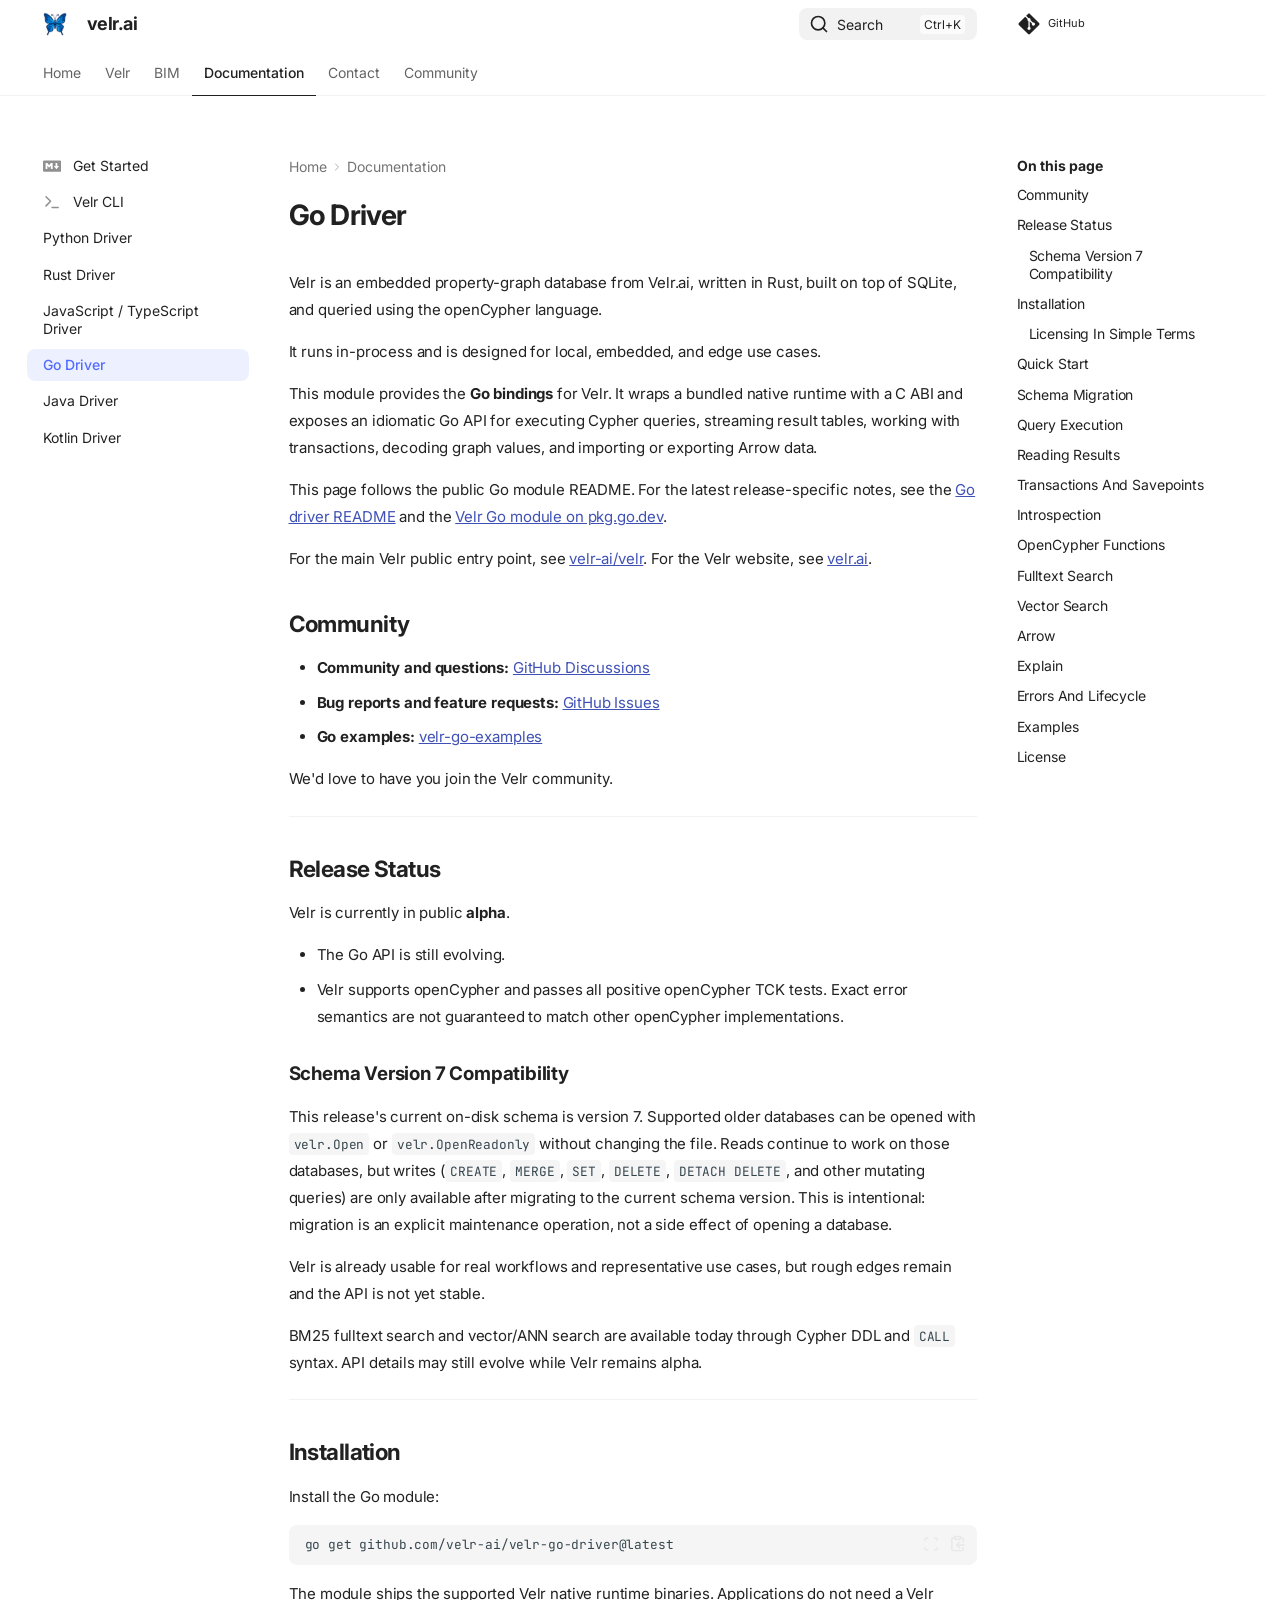
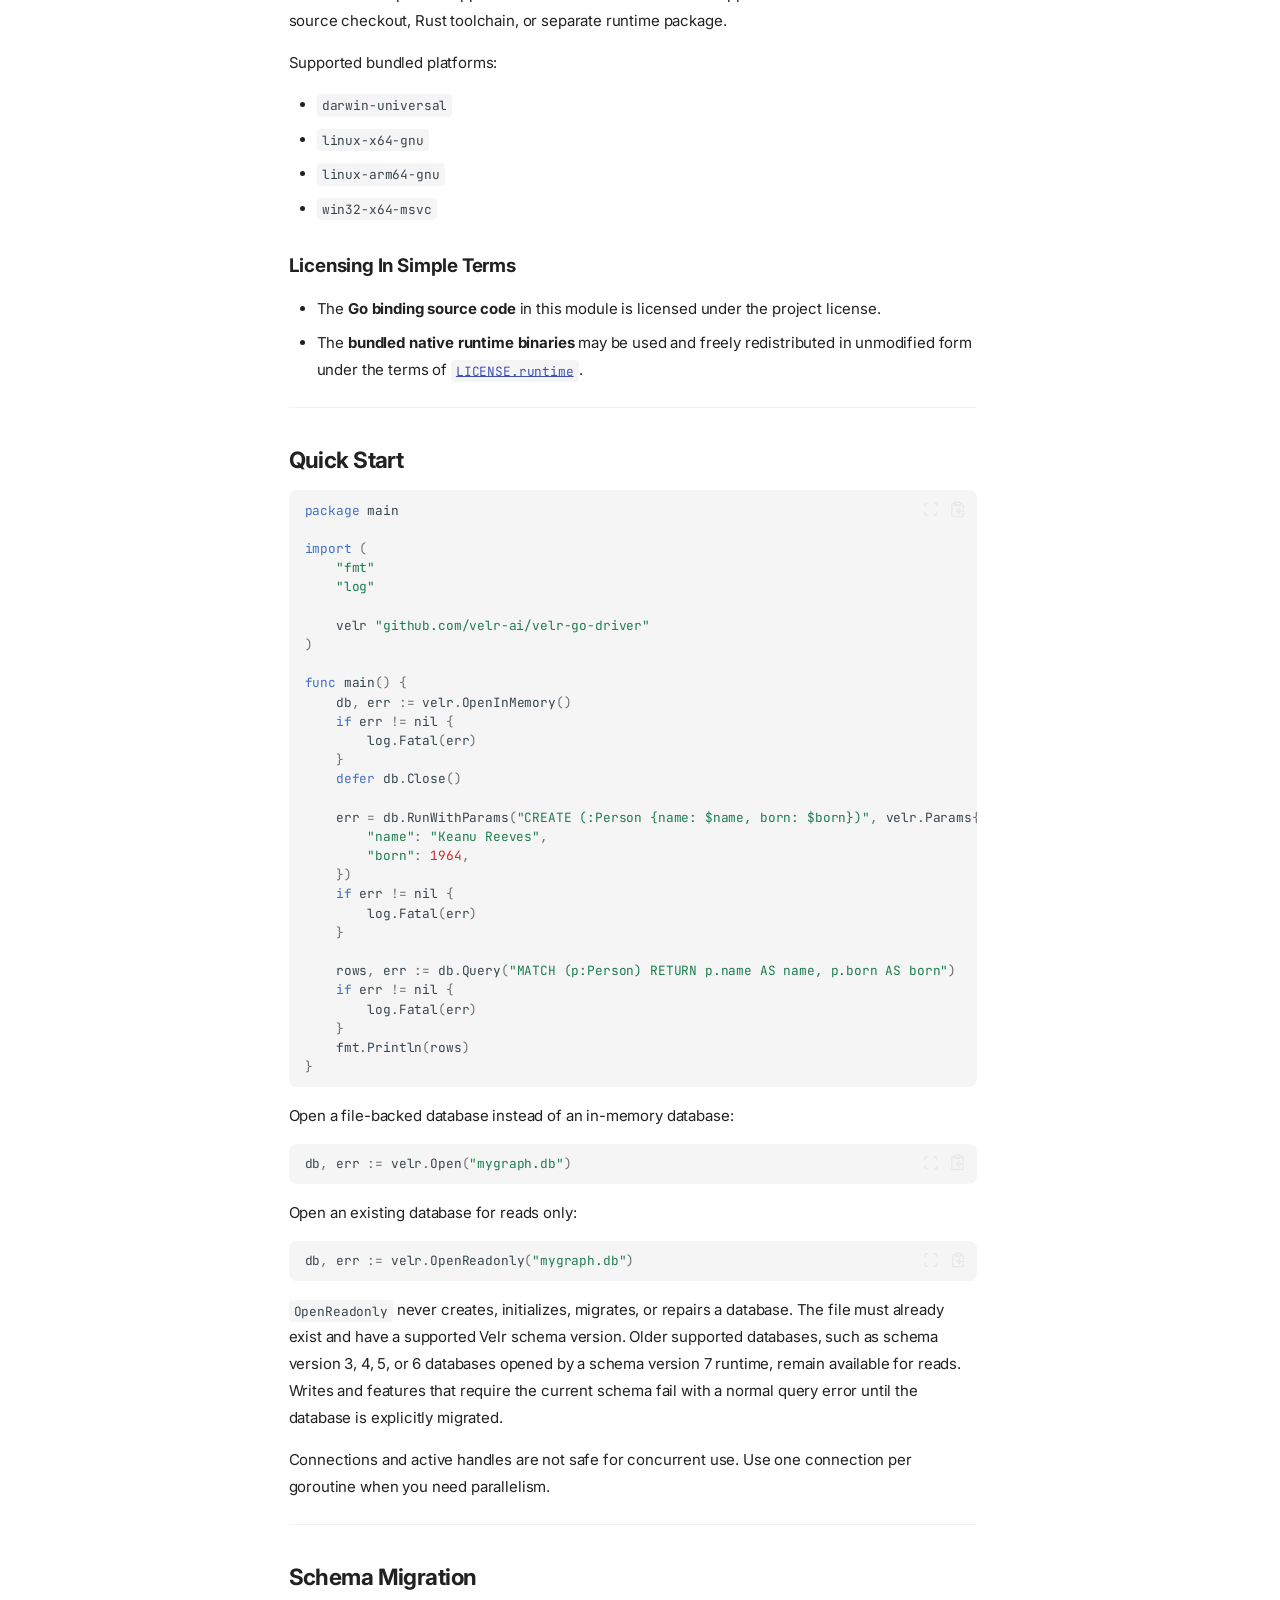
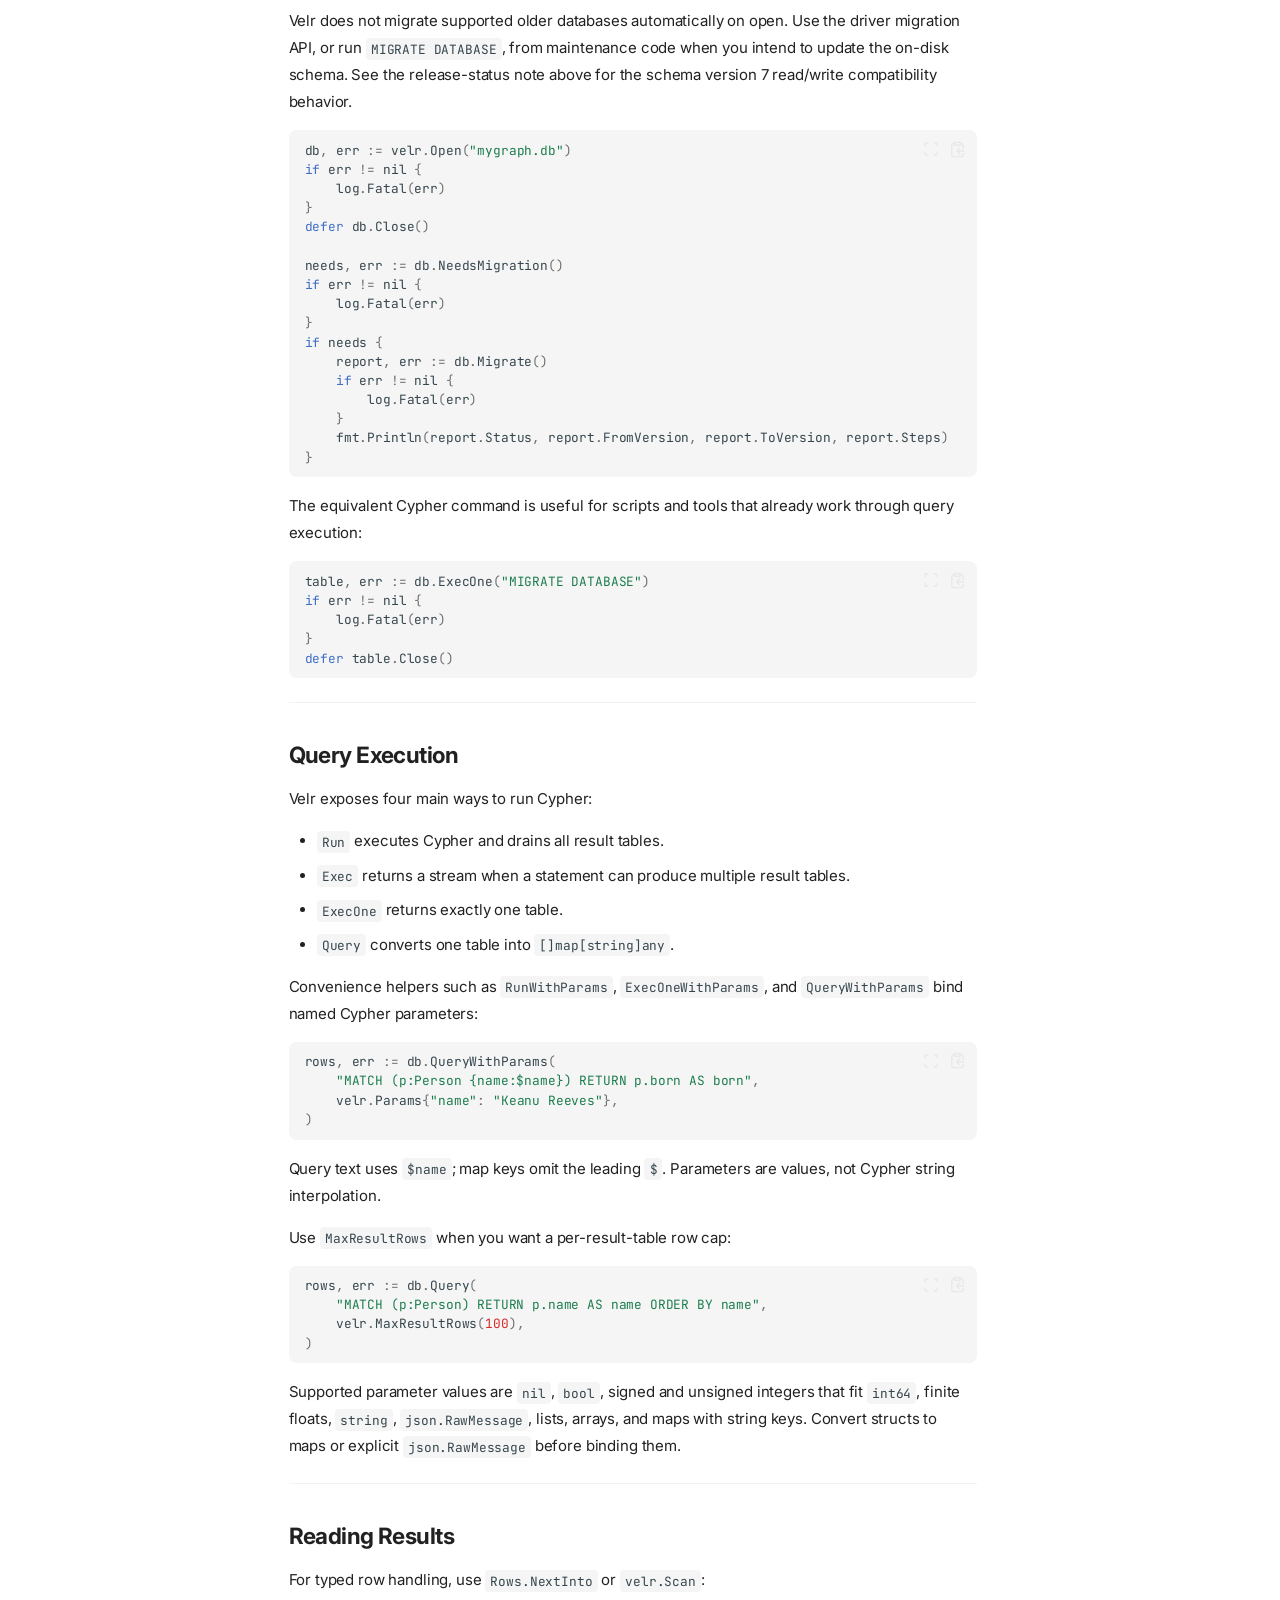
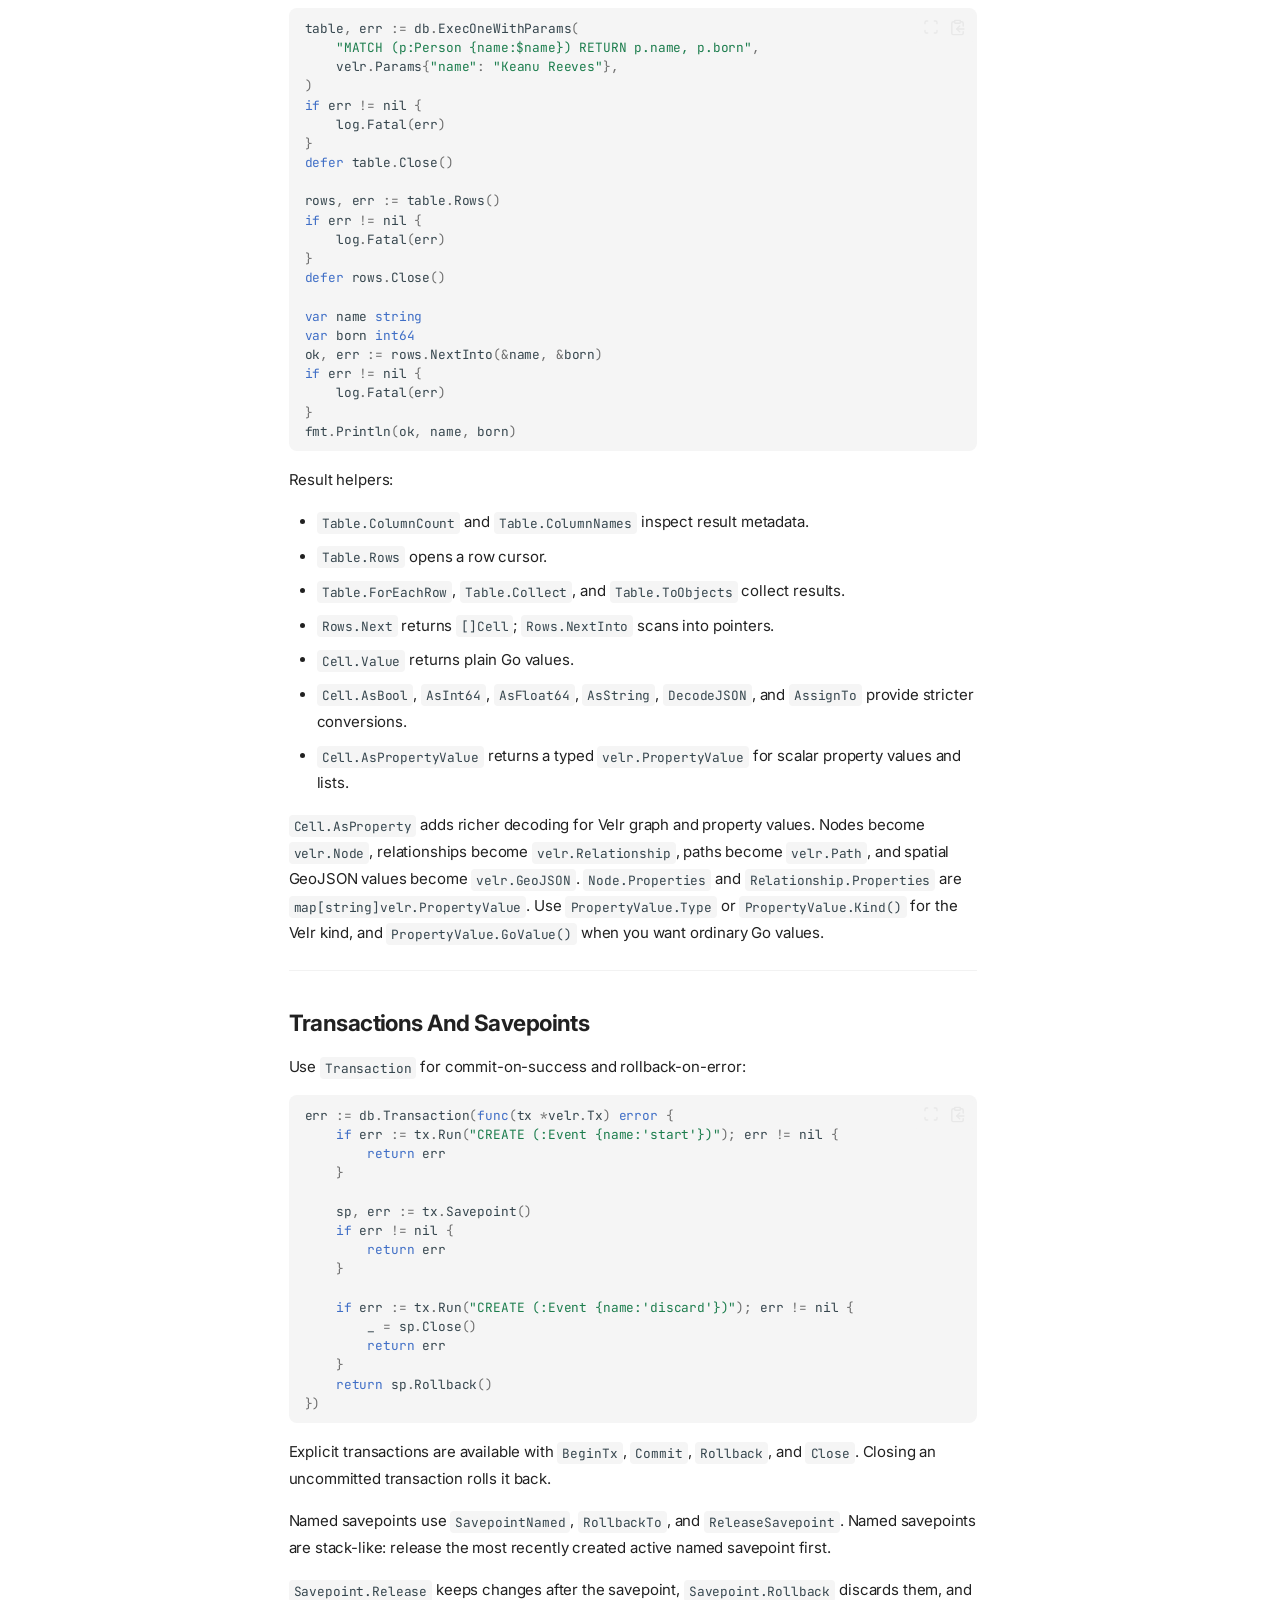
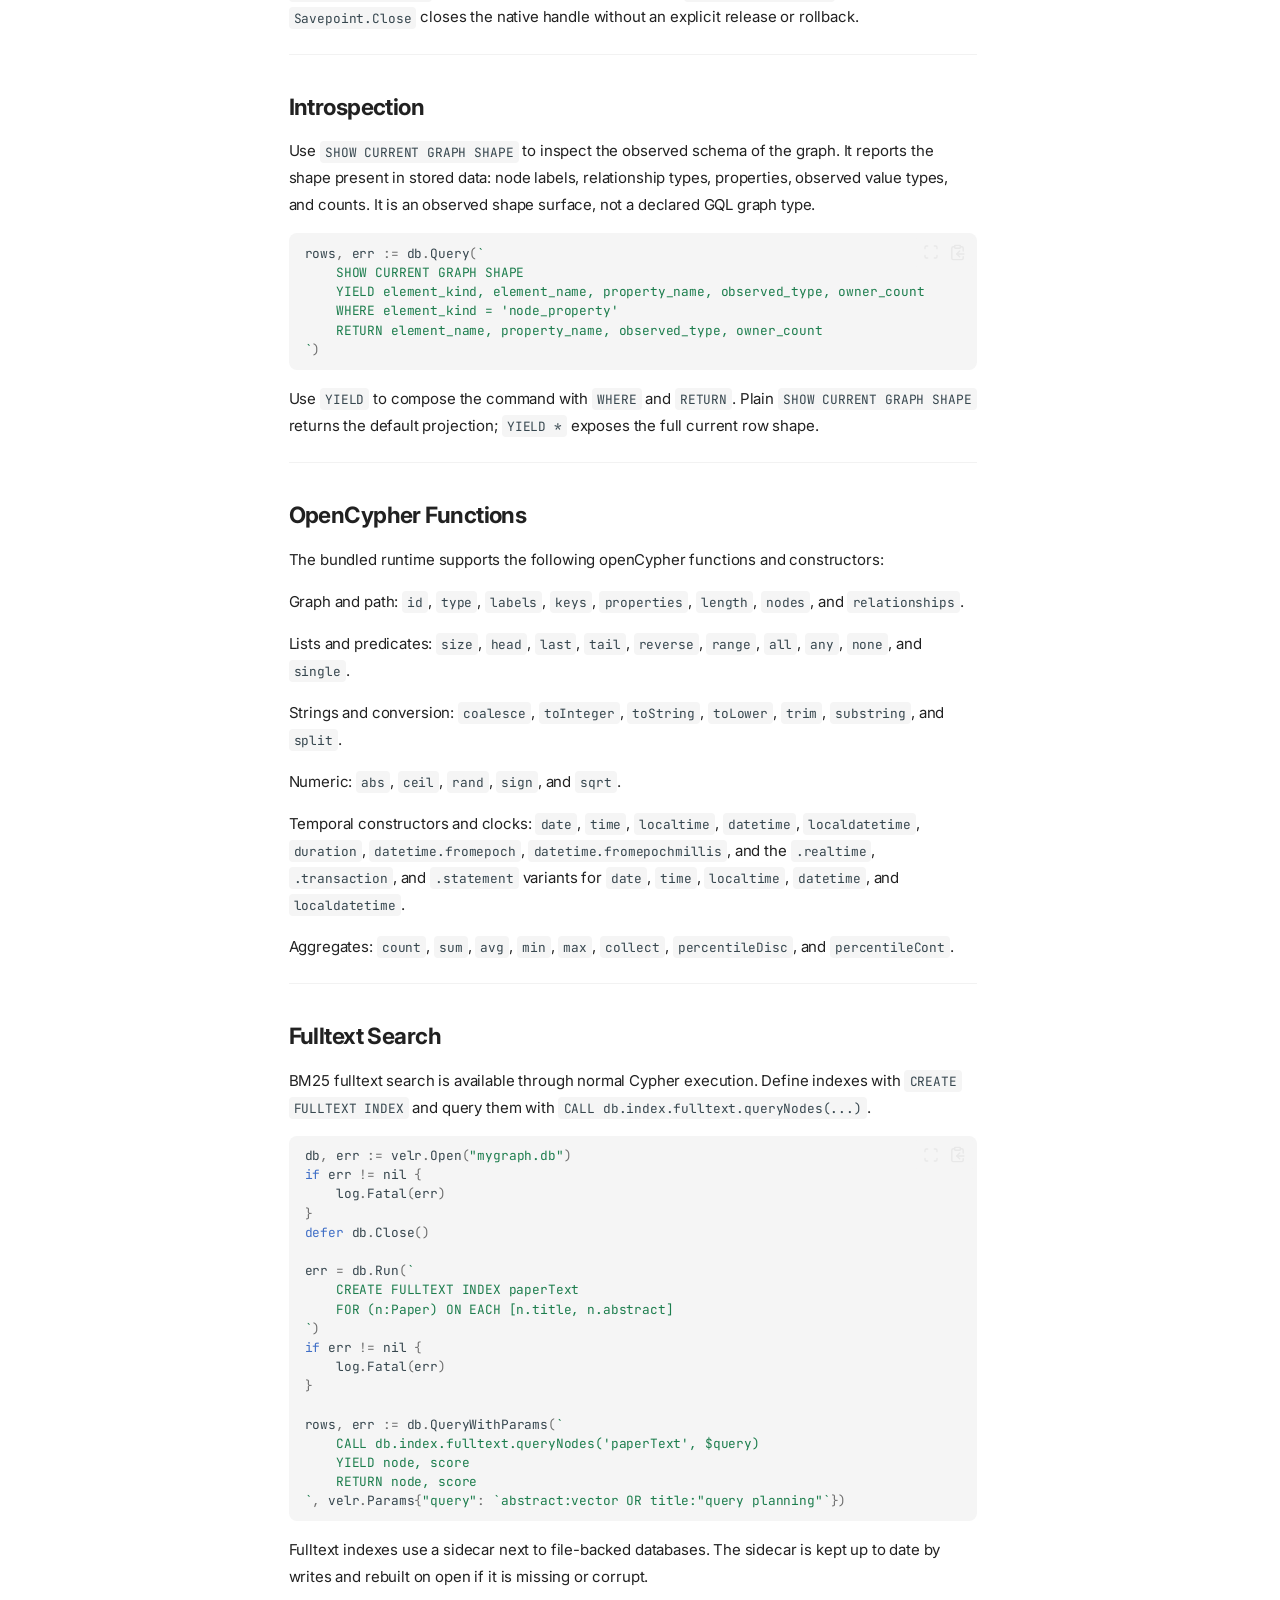
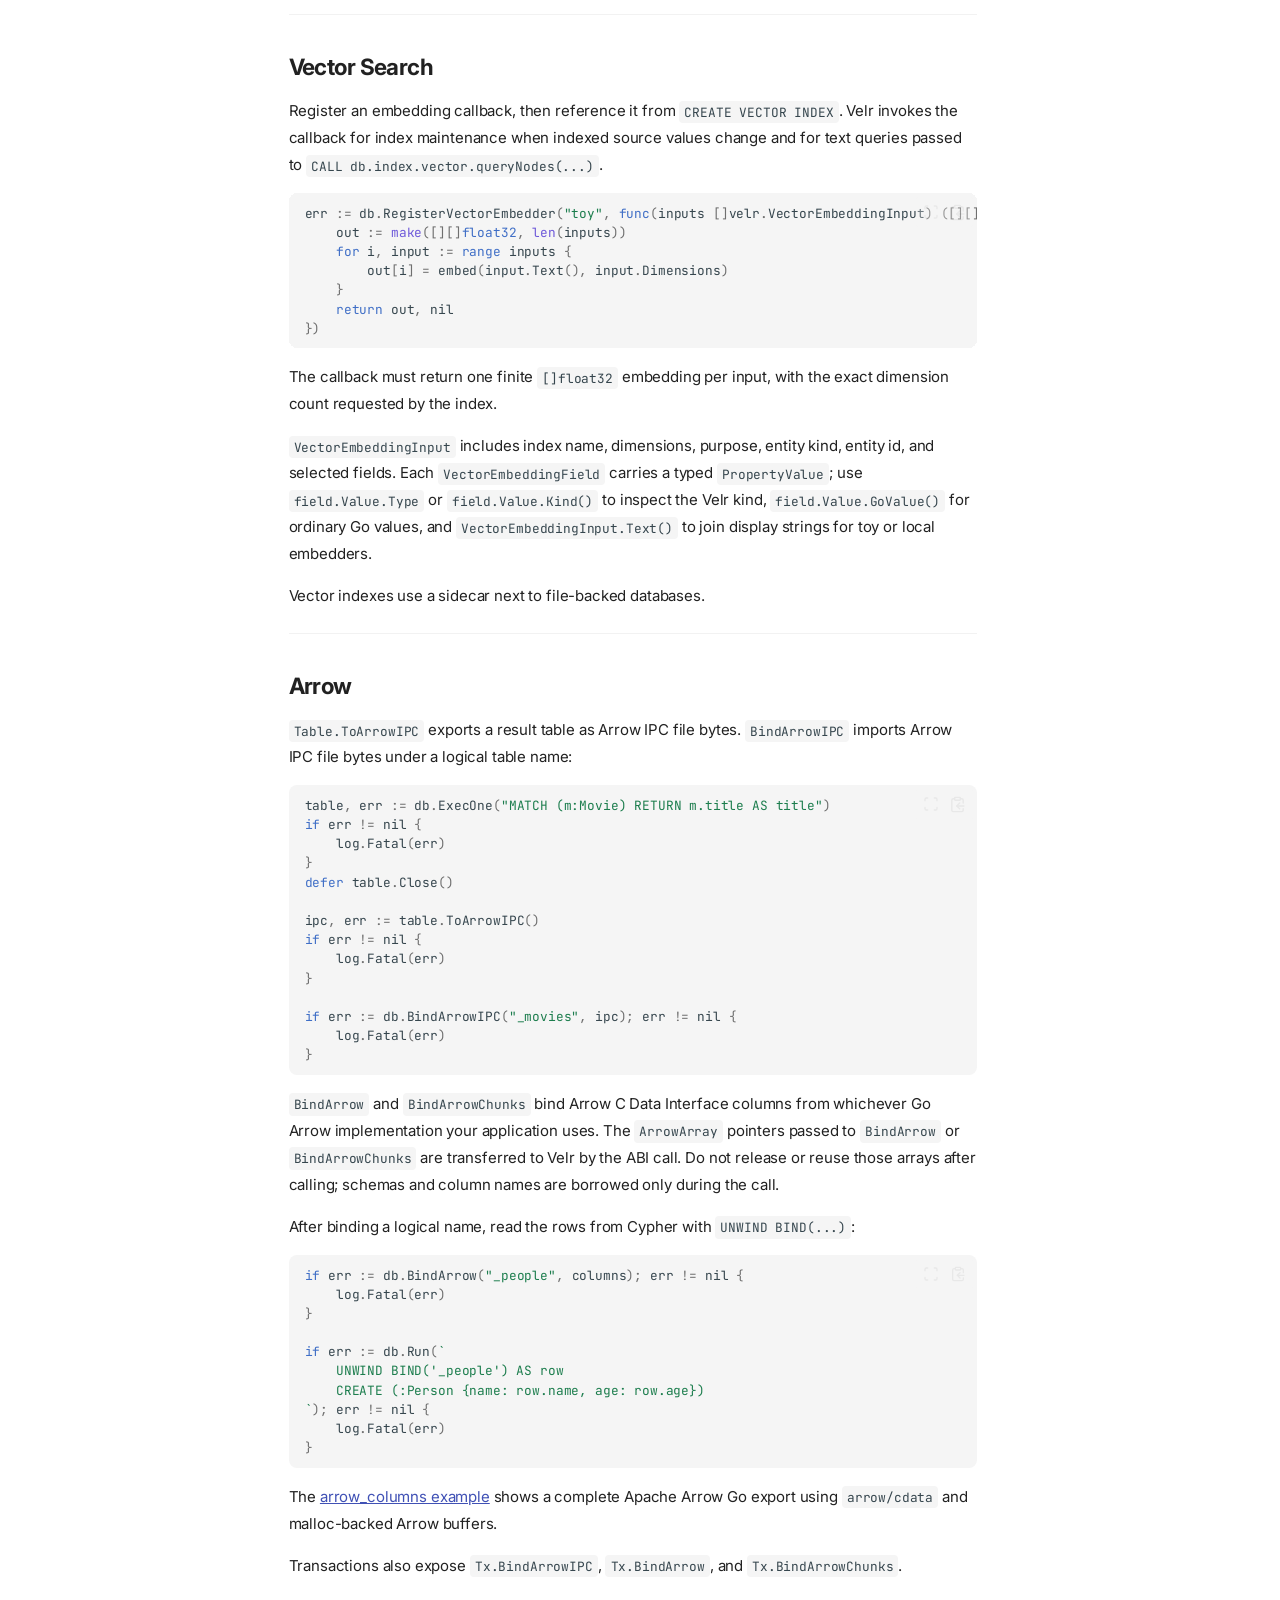
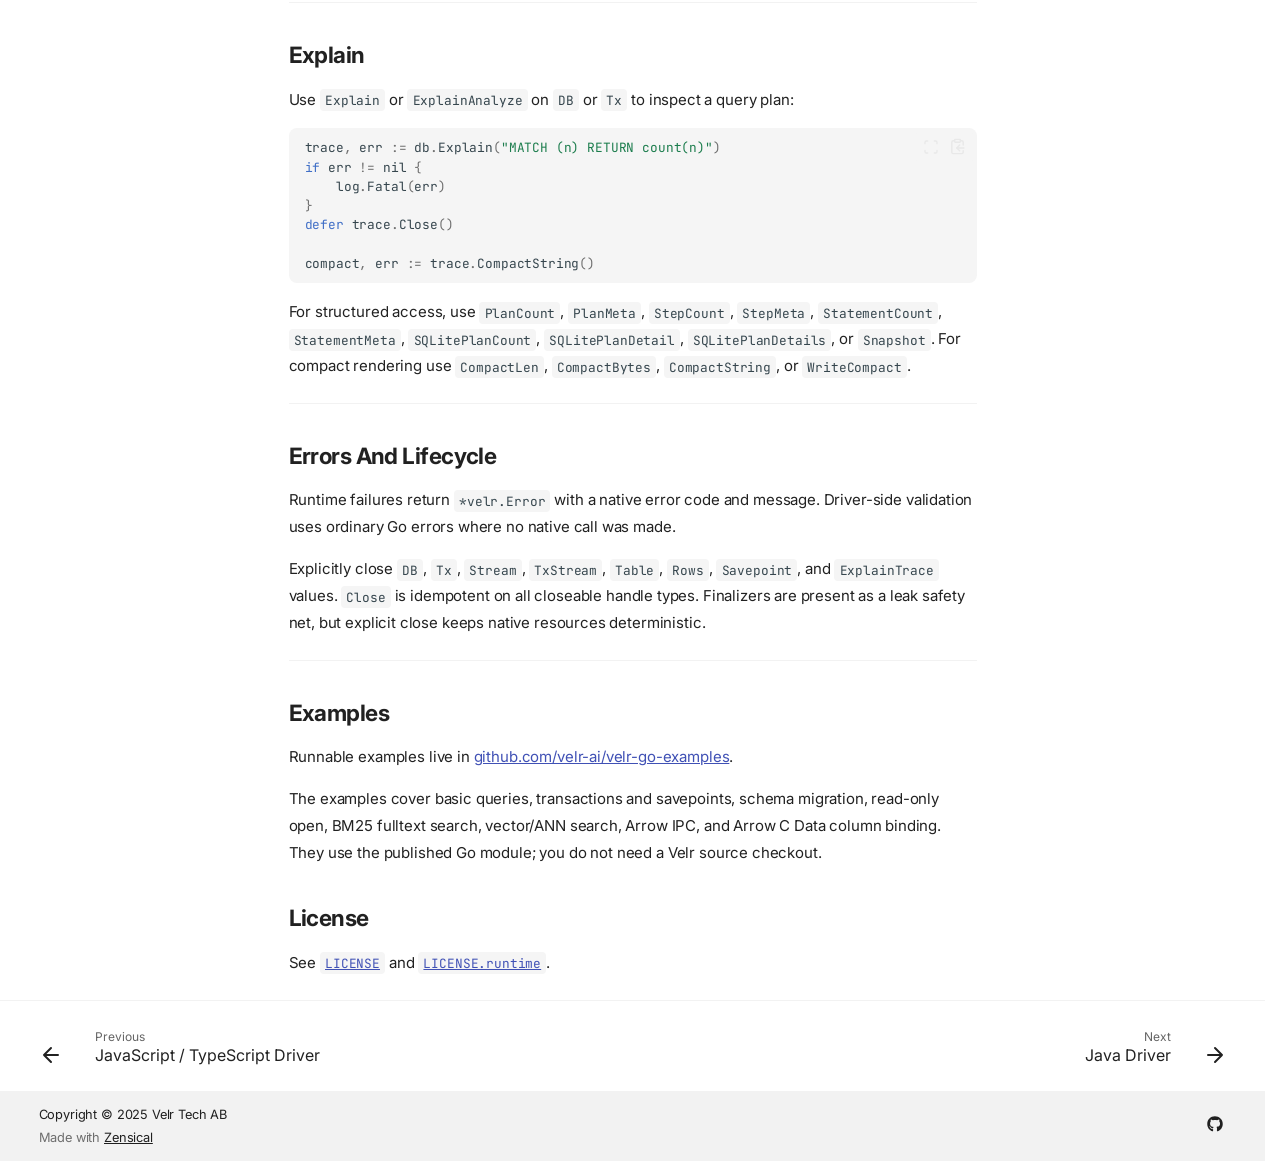
<file: docs/go-driver/index.html>
<!doctype html>
<html lang="en" class="no-js">
  <head>
    
      <meta charset="utf-8">
      <meta name="viewport" content="width=device-width,initial-scale=1">
      
        <meta name="description" content="Velr is a lightweight, blazingly fast Rust database that unifies openCypher graphs, SQL, BM25 full-text search, vectors, and time-series on top of SQLite.">
      
      
        <meta name="author" content="Tomas Karlsson">
      
      
        <link rel="canonical" href="https://velr.ai/docs/go-driver/">
      
      
        <link rel="prev" href="../javascript-driver/">
      
      
        <link rel="next" href="../java-driver/">
      
      
        
      
      
      <link rel="icon" href="../../assets/images/favicon.png">
      <meta name="generator" content="zensical-0.0.47">
    
    
      
        <title>Go Driver - velr.ai</title>
      
    
    
      
        
      
      <link rel="stylesheet" href="../../assets/stylesheets/modern/main.5e19f6ca.min.css">
      
        
          
        
        <link rel="stylesheet" href="../../assets/stylesheets/modern/palette.dfe2e883.min.css">
      
      


    
    
      
    
    
      
        
        
        <link rel="preconnect" href="https://fonts.gstatic.com" crossorigin>
        <link rel="stylesheet" href="https://fonts.googleapis.com/css?family=Inter:300,300i,400,400i,500,500i,700,700i%7CJetBrains+Mono:400,400i,700,700i&amp;display=fallback">
        <style>:root{--md-text-font:"Inter";--md-code-font:"JetBrains Mono"}</style>
      
    
    
      <link rel="stylesheet" href="../../assets/stylesheets/landing.css">
    
    <script>__md_scope=new URL("../..",location),__md_scope.pathname.endsWith("/")||(__md_scope=new URL(__md_scope.pathname+"/",location)),__md_hash=e=>[...e].reduce(((e,t)=>(e<<5)-e+t.charCodeAt(0)),0),__md_get=(e,t=localStorage,_=__md_scope)=>JSON.parse(t.getItem(_.pathname+"."+e)),__md_set=(e,t,_=localStorage,a=__md_scope)=>{try{_.setItem(a.pathname+"."+e,JSON.stringify(t))}catch(e){}},document.documentElement.setAttribute("data-platform",navigator.platform)</script>
    
      

    
    
  </head>
  
  
    
    
      
    
    
    
    
    <body dir="ltr" data-md-color-scheme="default" data-md-color-primary="indigo" data-md-color-accent="indigo">
  
    
    <input class="md-toggle" data-md-toggle="drawer" type="checkbox" id="__drawer" autocomplete="off">
    <input class="md-toggle" data-md-toggle="search" type="checkbox" id="__search" autocomplete="off">
    <label class="md-overlay" for="__drawer" aria-label="Navigation"></label>
    <div data-md-component="skip">
      
        
        <a href="#go-driver" class="md-skip">
          Skip to content
        </a>
      
    </div>
    <div data-md-component="announce">
      
    </div>
    
    
      

<header class="md-header" data-md-component="header">
  <nav class="md-header__inner md-grid" aria-label="Header">
    <a href="../.." title="velr.ai" class="md-header__button md-logo" aria-label="velr.ai" data-md-component="logo">
      
  <img src="../../assets/logo_bf_small.png" alt="velr.ai">

    </a>
    <label class="md-header__button md-icon" for="__drawer" aria-label="Navigation">
      
      <svg xmlns="http://www.w3.org/2000/svg" fill="none" stroke="currentColor" stroke-linecap="round" stroke-linejoin="round" stroke-width="2" class="lucide lucide-menu" viewBox="0 0 24 24"><path d="M4 5h16M4 12h16M4 19h16"/></svg>
    </label>
    <div class="md-header__title" data-md-component="header-title">
      <div class="md-header__ellipsis">
        <div class="md-header__topic">
          <span class="md-ellipsis">
            velr.ai
          </span>
        </div>
        <div class="md-header__topic" data-md-component="header-topic">
          <span class="md-ellipsis">
            
              Go Driver
            
          </span>
        </div>
      </div>
    </div>
    
      
        <form class="md-header__option" data-md-component="palette">
  
    
    
    
    <input class="md-option" data-md-color-media="none" data-md-color-scheme="default" data-md-color-primary="indigo" data-md-color-accent="indigo"  aria-hidden="true"  type="radio" name="__palette" id="__palette_0">
    
  
</form>
      
    
    
      <script>var palette=__md_get("__palette");if(palette&&palette.color){if("(prefers-color-scheme)"===palette.color.media){var media=matchMedia("(prefers-color-scheme: light)"),input=document.querySelector(media.matches?"[data-md-color-media='(prefers-color-scheme: light)']":"[data-md-color-media='(prefers-color-scheme: dark)']");palette.color.media=input.getAttribute("data-md-color-media"),palette.color.scheme=input.getAttribute("data-md-color-scheme"),palette.color.primary=input.getAttribute("data-md-color-primary"),palette.color.accent=input.getAttribute("data-md-color-accent")}for(var[key,value]of Object.entries(palette.color))document.body.setAttribute("data-md-color-"+key,value)}</script>
    
    
    
      
      
        <label class="md-header__button md-icon" for="__search" aria-label="Search">
          
          <svg xmlns="http://www.w3.org/2000/svg" fill="none" stroke="currentColor" stroke-linecap="round" stroke-linejoin="round" stroke-width="2" class="lucide lucide-search" viewBox="0 0 24 24"><path d="m21 21-4.34-4.34"/><circle cx="11" cy="11" r="8"/></svg>
        </label>
        <div class="md-search" data-md-component="search" role="dialog" aria-label="Search">
  <button type="button" class="md-search__button">
    Search
  </button>
</div>
      
    
    <div class="md-header__source">
      
        <a href="https://github.com/velr-ai/velr" title="Go to repository" class="md-source" data-md-component="source">
  <div class="md-source__icon md-icon">
    
    <svg xmlns="http://www.w3.org/2000/svg" viewBox="0 0 448 512"><!--! Font Awesome Free 7.2.0 by @fontawesome - https://fontawesome.com License - https://fontawesome.com/license/free (Icons: CC BY 4.0, Fonts: SIL OFL 1.1, Code: MIT License) Copyright 2026 Fonticons, Inc.--><path fill="currentColor" d="M439.6 236.1 244 40.5c-5.4-5.5-12.8-8.5-20.4-8.5s-15 3-20.4 8.4L162.5 81l51.5 51.5c27.1-9.1 52.7 16.8 43.4 43.7l49.7 49.7c34.2-11.8 61.2 31 35.5 56.7-26.5 26.5-70.2-2.9-56-37.3L240.3 199v121.9c25.3 12.5 22.3 41.8 9.1 55-6.4 6.4-15.2 10.1-24.3 10.1s-17.8-3.6-24.3-10.1c-17.6-17.6-11.1-46.9 11.2-56v-123c-20.8-8.5-24.6-30.7-18.6-45L142.6 101 8.5 235.1C3 240.6 0 247.9 0 255.5s3 15 8.5 20.4l195.6 195.7c5.4 5.4 12.7 8.4 20.4 8.4s15-3 20.4-8.4l194.7-194.7c5.4-5.4 8.4-12.8 8.4-20.4s-3-15-8.4-20.4"/></svg>
  </div>
  <div class="md-source__repository">
    GitHub
  </div>
</a>
      
    </div>
  </nav>
  
</header>
    
    <div class="md-container" data-md-component="container">
      
      
        
          
            
<nav class="md-tabs" aria-label="Tabs" data-md-component="tabs">
  <div class="md-grid">
    <ul class="md-tabs__list">
      
        
  
  
  
  
    <li class="md-tabs__item">
      <a href="../.." class="md-tabs__link">
        
  
  Home

      </a>
    </li>
  

      
        
  
  
  
  
    <li class="md-tabs__item">
      <a href="../../velr/" class="md-tabs__link">
        
  
  Velr

      </a>
    </li>
  

      
        
  
  
  
  
    <li class="md-tabs__item">
      <a href="../../velr-ifc/" class="md-tabs__link">
        
  
  BIM

      </a>
    </li>
  

      
        
  
  
  
    
  
  
    
      
      
        
      
        
      
        
      
        
      
        
      
        
      
        
      
        
      
    
    
    
    
      <li class="md-tabs__item md-tabs__item--active">
        <a href="../get-started/" class="md-tabs__link">
          
  
  Documentation

        </a>
      </li>
    
  

      
        
  
  
  
  
    <li class="md-tabs__item">
      <a href="../../contact/" class="md-tabs__link">
        
  
  Contact

      </a>
    </li>
  

      
        
  
  
  
  
    
      
      
        
          
        
      
    
    
    
    
      <li class="md-tabs__item">
        <a href="../../community/" class="md-tabs__link">
          
  
  Community

        </a>
      </li>
    
  

      
    </ul>
  </div>
</nav>
          
        
      
      <main class="md-main" data-md-component="main">
        <div class="md-main__inner md-grid">
          
            
              
              <div class="md-sidebar md-sidebar--primary" data-md-component="sidebar" data-md-type="navigation" >
                <div class="md-sidebar__scrollwrap">
                  <div class="md-sidebar__inner">
                    


  


<nav class="md-nav md-nav--primary md-nav--lifted" aria-label="Navigation" data-md-level="0">
  <label class="md-nav__title" for="__drawer">
    <a href="../.." title="velr.ai" class="md-nav__button md-logo" aria-label="velr.ai" data-md-component="logo">
      
  <img src="../../assets/logo_bf_small.png" alt="velr.ai">

    </a>
    velr.ai
  </label>
  
    <div class="md-nav__source">
      <a href="https://github.com/velr-ai/velr" title="Go to repository" class="md-source" data-md-component="source">
  <div class="md-source__icon md-icon">
    
    <svg xmlns="http://www.w3.org/2000/svg" viewBox="0 0 448 512"><!--! Font Awesome Free 7.2.0 by @fontawesome - https://fontawesome.com License - https://fontawesome.com/license/free (Icons: CC BY 4.0, Fonts: SIL OFL 1.1, Code: MIT License) Copyright 2026 Fonticons, Inc.--><path fill="currentColor" d="M439.6 236.1 244 40.5c-5.4-5.5-12.8-8.5-20.4-8.5s-15 3-20.4 8.4L162.5 81l51.5 51.5c27.1-9.1 52.7 16.8 43.4 43.7l49.7 49.7c34.2-11.8 61.2 31 35.5 56.7-26.5 26.5-70.2-2.9-56-37.3L240.3 199v121.9c25.3 12.5 22.3 41.8 9.1 55-6.4 6.4-15.2 10.1-24.3 10.1s-17.8-3.6-24.3-10.1c-17.6-17.6-11.1-46.9 11.2-56v-123c-20.8-8.5-24.6-30.7-18.6-45L142.6 101 8.5 235.1C3 240.6 0 247.9 0 255.5s3 15 8.5 20.4l195.6 195.7c5.4 5.4 12.7 8.4 20.4 8.4s15-3 20.4-8.4l194.7-194.7c5.4-5.4 8.4-12.8 8.4-20.4s-3-15-8.4-20.4"/></svg>
  </div>
  <div class="md-source__repository">
    GitHub
  </div>
</a>
    </div>
  
  <ul class="md-nav__list" data-md-scrollfix>
    
      
      
  
  
  
  
    <li class="md-nav__item">
      <a href="../.." class="md-nav__link">
        
  
  
    <svg xmlns="http://www.w3.org/2000/svg" fill="none" stroke="currentColor" stroke-linecap="round" stroke-linejoin="round" stroke-width="2" class="lucide lucide-rocket" viewBox="0 0 24 24"><path d="M12 15v5s3.03-.55 4-2c1.08-1.62 0-5 0-5M4.5 16.5c-1.5 1.26-2 5-2 5s3.74-.5 5-2c.71-.84.7-2.13-.09-2.91a2.18 2.18 0 0 0-2.91-.09"/><path d="M9 12a22 22 0 0 1 2-3.95A12.88 12.88 0 0 1 22 2c0 2.72-.78 7.5-6 11a22.4 22.4 0 0 1-4 2z"/><path d="M9 12H4s.55-3.03 2-4c1.62-1.08 5 .05 5 .05"/></svg>
  
  <span class="md-ellipsis">
    
  
  Home

    
  </span>
  
  

      </a>
    </li>
  

    
      
      
  
  
  
  
    <li class="md-nav__item">
      <a href="../../velr/" class="md-nav__link">
        
  
  
    <svg xmlns="http://www.w3.org/2000/svg" fill="none" stroke="currentColor" stroke-linecap="round" stroke-linejoin="round" stroke-width="2" class="lucide lucide-database" viewBox="0 0 24 24"><ellipse cx="12" cy="5" rx="9" ry="3"/><path d="M3 5v14a9 3 0 0 0 18 0V5"/><path d="M3 12a9 3 0 0 0 18 0"/></svg>
  
  <span class="md-ellipsis">
    
  
  Velr

    
  </span>
  
  

      </a>
    </li>
  

    
      
      
  
  
  
  
    <li class="md-nav__item">
      <a href="../../velr-ifc/" class="md-nav__link">
        
  
  
    <svg xmlns="http://www.w3.org/2000/svg" fill="none" stroke="currentColor" stroke-linecap="round" stroke-linejoin="round" stroke-width="2" class="lucide lucide-box" viewBox="0 0 24 24"><path d="M21 8a2 2 0 0 0-1-1.73l-7-4a2 2 0 0 0-2 0l-7 4A2 2 0 0 0 3 8v8a2 2 0 0 0 1 1.73l7 4a2 2 0 0 0 2 0l7-4A2 2 0 0 0 21 16Z"/><path d="m3.3 7 8.7 5 8.7-5M12 22V12"/></svg>
  
  <span class="md-ellipsis">
    
  
  BIM

    
  </span>
  
  

      </a>
    </li>
  

    
      
      
  
  
    
  
  
  
    
    
      
        
      
        
      
        
      
        
      
        
      
        
      
        
      
        
      
    
    
    
      
        
        
      
      
        
      
    
    
    <li class="md-nav__item md-nav__item--active md-nav__item--section md-nav__item--nested">
      
        
        
        <input class="md-nav__toggle md-toggle " type="checkbox" id="__nav_4" checked>
        
          
          <label class="md-nav__link" for="__nav_4" id="__nav_4_label" tabindex="">
            
  
  
  <span class="md-ellipsis">
    
  
  Documentation

    
  </span>
  
  

            <span class="md-nav__icon md-icon"></span>
          </label>
        
        <nav class="md-nav" data-md-level="1" aria-labelledby="__nav_4_label" aria-expanded="true">
          <label class="md-nav__title" for="__nav_4">
            <span class="md-nav__icon md-icon"></span>
            
  
  Documentation

          </label>
          <ul class="md-nav__list" data-md-scrollfix>
            
              
                
  
  
  
  
    <li class="md-nav__item">
      <a href="../get-started/" class="md-nav__link">
        
  
  
    <svg xmlns="http://www.w3.org/2000/svg" viewBox="0 0 24 24"><title>Markdown</title><path d="M22.27 19.385H1.73A1.73 1.73 0 0 1 0 17.655V6.345a1.73 1.73 0 0 1 1.73-1.73h20.54A1.73 1.73 0 0 1 24 6.345v11.308a1.73 1.73 0 0 1-1.73 1.731zM5.769 15.923v-4.5l2.308 2.885 2.307-2.885v4.5h2.308V8.078h-2.308l-2.307 2.885-2.308-2.885H3.46v7.847zM21.232 12h-2.309V8.077h-2.307V12h-2.308l3.461 4.039z"/></svg>
  
  <span class="md-ellipsis">
    
  
  Get Started

    
  </span>
  
  

      </a>
    </li>
  

              
            
              
                
  
  
  
  
    <li class="md-nav__item">
      <a href="../shell/" class="md-nav__link">
        
  
  
    <svg xmlns="http://www.w3.org/2000/svg" fill="none" stroke="currentColor" stroke-linecap="round" stroke-linejoin="round" stroke-width="2" class="lucide lucide-terminal" viewBox="0 0 24 24"><path d="M12 19h8M4 17l6-6-6-6"/></svg>
  
  <span class="md-ellipsis">
    
  
  Velr CLI

    
  </span>
  
  

      </a>
    </li>
  

              
            
              
                
  
  
  
  
    <li class="md-nav__item">
      <a href="../python-driver/" class="md-nav__link">
        
  
  
  <span class="md-ellipsis">
    
  
  Python Driver

    
  </span>
  
  

      </a>
    </li>
  

              
            
              
                
  
  
  
  
    <li class="md-nav__item">
      <a href="../rust-driver/" class="md-nav__link">
        
  
  
  <span class="md-ellipsis">
    
  
  Rust Driver

    
  </span>
  
  

      </a>
    </li>
  

              
            
              
                
  
  
  
  
    <li class="md-nav__item">
      <a href="../javascript-driver/" class="md-nav__link">
        
  
  
  <span class="md-ellipsis">
    
  
  JavaScript / TypeScript Driver

    
  </span>
  
  

      </a>
    </li>
  

              
            
              
                
  
  
    
  
  
  
    <li class="md-nav__item md-nav__item--active">
      
      
      
      
        
      
      
        <label class="md-nav__link md-nav__link--active" for="__toc">
          
  
  
  <span class="md-ellipsis">
    
  
  Go Driver

    
  </span>
  
  

          <span class="md-nav__icon md-icon"></span>
        </label>
      
      <a href="././" class="md-nav__link md-nav__link--active">
        
  
  
  <span class="md-ellipsis">
    
  
  Go Driver

    
  </span>
  
  

      </a>
      
        


<nav class="md-nav md-nav--secondary" aria-label="On this page">
  
  
  
    
  
  
    <label class="md-nav__title" for="__toc">
      <span class="md-nav__icon md-icon"></span>
      On this page
    </label>
    <ul class="md-nav__list" data-md-component="toc" data-md-scrollfix>
      
        <li class="md-nav__item">
  <a href="#community" class="md-nav__link">
    <span class="md-ellipsis">
      <span class="md-typeset">
        Community
      </span>
    </span>
  </a>
  
</li>
      
        <li class="md-nav__item">
  <a href="#release-status" class="md-nav__link">
    <span class="md-ellipsis">
      <span class="md-typeset">
        Release Status
      </span>
    </span>
  </a>
  
    <nav class="md-nav" aria-label="Release Status">
      <ul class="md-nav__list">
        
          <li class="md-nav__item">
  <a href="#schema-version-7-compatibility" class="md-nav__link">
    <span class="md-ellipsis">
      <span class="md-typeset">
        Schema Version 7 Compatibility
      </span>
    </span>
  </a>
  
</li>
        
      </ul>
    </nav>
  
</li>
      
        <li class="md-nav__item">
  <a href="#installation" class="md-nav__link">
    <span class="md-ellipsis">
      <span class="md-typeset">
        Installation
      </span>
    </span>
  </a>
  
    <nav class="md-nav" aria-label="Installation">
      <ul class="md-nav__list">
        
          <li class="md-nav__item">
  <a href="#licensing-in-simple-terms" class="md-nav__link">
    <span class="md-ellipsis">
      <span class="md-typeset">
        Licensing In Simple Terms
      </span>
    </span>
  </a>
  
</li>
        
      </ul>
    </nav>
  
</li>
      
        <li class="md-nav__item">
  <a href="#quick-start" class="md-nav__link">
    <span class="md-ellipsis">
      <span class="md-typeset">
        Quick Start
      </span>
    </span>
  </a>
  
</li>
      
        <li class="md-nav__item">
  <a href="#schema-migration" class="md-nav__link">
    <span class="md-ellipsis">
      <span class="md-typeset">
        Schema Migration
      </span>
    </span>
  </a>
  
</li>
      
        <li class="md-nav__item">
  <a href="#query-execution" class="md-nav__link">
    <span class="md-ellipsis">
      <span class="md-typeset">
        Query Execution
      </span>
    </span>
  </a>
  
</li>
      
        <li class="md-nav__item">
  <a href="#reading-results" class="md-nav__link">
    <span class="md-ellipsis">
      <span class="md-typeset">
        Reading Results
      </span>
    </span>
  </a>
  
</li>
      
        <li class="md-nav__item">
  <a href="#transactions-and-savepoints" class="md-nav__link">
    <span class="md-ellipsis">
      <span class="md-typeset">
        Transactions And Savepoints
      </span>
    </span>
  </a>
  
</li>
      
        <li class="md-nav__item">
  <a href="#introspection" class="md-nav__link">
    <span class="md-ellipsis">
      <span class="md-typeset">
        Introspection
      </span>
    </span>
  </a>
  
</li>
      
        <li class="md-nav__item">
  <a href="#opencypher-functions" class="md-nav__link">
    <span class="md-ellipsis">
      <span class="md-typeset">
        OpenCypher Functions
      </span>
    </span>
  </a>
  
</li>
      
        <li class="md-nav__item">
  <a href="#fulltext-search" class="md-nav__link">
    <span class="md-ellipsis">
      <span class="md-typeset">
        Fulltext Search
      </span>
    </span>
  </a>
  
</li>
      
        <li class="md-nav__item">
  <a href="#vector-search" class="md-nav__link">
    <span class="md-ellipsis">
      <span class="md-typeset">
        Vector Search
      </span>
    </span>
  </a>
  
</li>
      
        <li class="md-nav__item">
  <a href="#arrow" class="md-nav__link">
    <span class="md-ellipsis">
      <span class="md-typeset">
        Arrow
      </span>
    </span>
  </a>
  
</li>
      
        <li class="md-nav__item">
  <a href="#explain" class="md-nav__link">
    <span class="md-ellipsis">
      <span class="md-typeset">
        Explain
      </span>
    </span>
  </a>
  
</li>
      
        <li class="md-nav__item">
  <a href="#errors-and-lifecycle" class="md-nav__link">
    <span class="md-ellipsis">
      <span class="md-typeset">
        Errors And Lifecycle
      </span>
    </span>
  </a>
  
</li>
      
        <li class="md-nav__item">
  <a href="#examples" class="md-nav__link">
    <span class="md-ellipsis">
      <span class="md-typeset">
        Examples
      </span>
    </span>
  </a>
  
</li>
      
        <li class="md-nav__item">
  <a href="#license" class="md-nav__link">
    <span class="md-ellipsis">
      <span class="md-typeset">
        License
      </span>
    </span>
  </a>
  
</li>
      
    </ul>
  
</nav>
      
    </li>
  

              
            
              
                
  
  
  
  
    <li class="md-nav__item">
      <a href="../java-driver/" class="md-nav__link">
        
  
  
  <span class="md-ellipsis">
    
  
  Java Driver

    
  </span>
  
  

      </a>
    </li>
  

              
            
              
                
  
  
  
  
    <li class="md-nav__item">
      <a href="../kotlin-driver/" class="md-nav__link">
        
  
  
  <span class="md-ellipsis">
    
  
  Kotlin Driver

    
  </span>
  
  

      </a>
    </li>
  

              
            
          </ul>
        </nav>
      
    </li>
  

    
      
      
  
  
  
  
    <li class="md-nav__item">
      <a href="../../contact/" class="md-nav__link">
        
  
  
    <svg xmlns="http://www.w3.org/2000/svg" fill="none" stroke="currentColor" stroke-linecap="round" stroke-linejoin="round" stroke-width="2" class="lucide lucide-mail" viewBox="0 0 24 24"><path d="m22 7-8.991 5.727a2 2 0 0 1-2.009 0L2 7"/><rect width="20" height="16" x="2" y="4" rx="2"/></svg>
  
  <span class="md-ellipsis">
    
  
  Contact

    
  </span>
  
  

      </a>
    </li>
  

    
      
      
  
  
  
  
    
    
      
        
          
        
      
    
    
    
      
      
        
      
    
    
    <li class="md-nav__item md-nav__item--nested">
      
        
        
        <input class="md-nav__toggle md-toggle " type="checkbox" id="__nav_6" >
        
          
          <div class="md-nav__link md-nav__container">
            <a href="../../community/" class="md-nav__link ">
              
  
  
    <svg xmlns="http://www.w3.org/2000/svg" viewBox="0 0 24 24"><title>GitHub</title><path d="M12 .297c-6.63 0-12 5.373-12 12 0 5.303 3.438 9.8 8.205 11.385.6.113.82-.258.82-.577 0-.285-.01-1.04-.015-2.04-3.338.724-4.042-1.61-4.042-1.61C4.422 18.07 3.633 17.7 3.633 17.7c-1.087-.744.084-.729.084-.729 1.205.084 1.838 1.236 1.838 1.236 1.07 1.835 2.809 1.305 3.495.998.108-.776.417-1.305.76-1.605-2.665-.3-5.466-1.332-5.466-5.93 0-1.31.465-2.38 1.235-3.22-.135-.303-.54-1.523.105-3.176 0 0 1.005-.322 3.3 1.23.96-.267 1.98-.399 3-.405 1.02.006 2.04.138 3 .405 2.28-1.552 3.285-1.23 3.285-1.23.645 1.653.24 2.873.12 3.176.765.84 1.23 1.91 1.23 3.22 0 4.61-2.805 5.625-5.475 5.92.42.36.81 1.096.81 2.22 0 1.606-.015 2.896-.015 3.286 0 .315.21.69.825.57C20.565 22.092 24 17.592 24 12.297c0-6.627-5.373-12-12-12"/></svg>
  
  <span class="md-ellipsis">
    
  
  Community

    
  </span>
  
  

            </a>
            
          </div>
        
        <nav class="md-nav" data-md-level="1" aria-labelledby="__nav_6_label" aria-expanded="false">
          <label class="md-nav__title" for="__nav_6">
            <span class="md-nav__icon md-icon"></span>
            
  
  Community

          </label>
          <ul class="md-nav__list" data-md-scrollfix>
            
              
            
          </ul>
        </nav>
      
    </li>
  

    
  </ul>
</nav>
                  </div>
                </div>
              </div>
            
            
              
              <div class="md-sidebar md-sidebar--secondary" data-md-component="sidebar" data-md-type="toc" >
                <div class="md-sidebar__scrollwrap">
                  
                    
                    
                    
                      
                    
                    
                      <input class="md-nav__toggle md-toggle" type="checkbox" id="__toc">
                      <div class="md-sidebar-button__wrapper">
                        <label class="md-sidebar-button" for="__toc"></label>
                      </div>
                    
                  
                  <div class="md-sidebar__inner">
                    


<nav class="md-nav md-nav--secondary" aria-label="On this page">
  
  
  
    
  
  
    <label class="md-nav__title" for="__toc">
      <span class="md-nav__icon md-icon"></span>
      On this page
    </label>
    <ul class="md-nav__list" data-md-component="toc" data-md-scrollfix>
      
        <li class="md-nav__item">
  <a href="#community" class="md-nav__link">
    <span class="md-ellipsis">
      <span class="md-typeset">
        Community
      </span>
    </span>
  </a>
  
</li>
      
        <li class="md-nav__item">
  <a href="#release-status" class="md-nav__link">
    <span class="md-ellipsis">
      <span class="md-typeset">
        Release Status
      </span>
    </span>
  </a>
  
    <nav class="md-nav" aria-label="Release Status">
      <ul class="md-nav__list">
        
          <li class="md-nav__item">
  <a href="#schema-version-7-compatibility" class="md-nav__link">
    <span class="md-ellipsis">
      <span class="md-typeset">
        Schema Version 7 Compatibility
      </span>
    </span>
  </a>
  
</li>
        
      </ul>
    </nav>
  
</li>
      
        <li class="md-nav__item">
  <a href="#installation" class="md-nav__link">
    <span class="md-ellipsis">
      <span class="md-typeset">
        Installation
      </span>
    </span>
  </a>
  
    <nav class="md-nav" aria-label="Installation">
      <ul class="md-nav__list">
        
          <li class="md-nav__item">
  <a href="#licensing-in-simple-terms" class="md-nav__link">
    <span class="md-ellipsis">
      <span class="md-typeset">
        Licensing In Simple Terms
      </span>
    </span>
  </a>
  
</li>
        
      </ul>
    </nav>
  
</li>
      
        <li class="md-nav__item">
  <a href="#quick-start" class="md-nav__link">
    <span class="md-ellipsis">
      <span class="md-typeset">
        Quick Start
      </span>
    </span>
  </a>
  
</li>
      
        <li class="md-nav__item">
  <a href="#schema-migration" class="md-nav__link">
    <span class="md-ellipsis">
      <span class="md-typeset">
        Schema Migration
      </span>
    </span>
  </a>
  
</li>
      
        <li class="md-nav__item">
  <a href="#query-execution" class="md-nav__link">
    <span class="md-ellipsis">
      <span class="md-typeset">
        Query Execution
      </span>
    </span>
  </a>
  
</li>
      
        <li class="md-nav__item">
  <a href="#reading-results" class="md-nav__link">
    <span class="md-ellipsis">
      <span class="md-typeset">
        Reading Results
      </span>
    </span>
  </a>
  
</li>
      
        <li class="md-nav__item">
  <a href="#transactions-and-savepoints" class="md-nav__link">
    <span class="md-ellipsis">
      <span class="md-typeset">
        Transactions And Savepoints
      </span>
    </span>
  </a>
  
</li>
      
        <li class="md-nav__item">
  <a href="#introspection" class="md-nav__link">
    <span class="md-ellipsis">
      <span class="md-typeset">
        Introspection
      </span>
    </span>
  </a>
  
</li>
      
        <li class="md-nav__item">
  <a href="#opencypher-functions" class="md-nav__link">
    <span class="md-ellipsis">
      <span class="md-typeset">
        OpenCypher Functions
      </span>
    </span>
  </a>
  
</li>
      
        <li class="md-nav__item">
  <a href="#fulltext-search" class="md-nav__link">
    <span class="md-ellipsis">
      <span class="md-typeset">
        Fulltext Search
      </span>
    </span>
  </a>
  
</li>
      
        <li class="md-nav__item">
  <a href="#vector-search" class="md-nav__link">
    <span class="md-ellipsis">
      <span class="md-typeset">
        Vector Search
      </span>
    </span>
  </a>
  
</li>
      
        <li class="md-nav__item">
  <a href="#arrow" class="md-nav__link">
    <span class="md-ellipsis">
      <span class="md-typeset">
        Arrow
      </span>
    </span>
  </a>
  
</li>
      
        <li class="md-nav__item">
  <a href="#explain" class="md-nav__link">
    <span class="md-ellipsis">
      <span class="md-typeset">
        Explain
      </span>
    </span>
  </a>
  
</li>
      
        <li class="md-nav__item">
  <a href="#errors-and-lifecycle" class="md-nav__link">
    <span class="md-ellipsis">
      <span class="md-typeset">
        Errors And Lifecycle
      </span>
    </span>
  </a>
  
</li>
      
        <li class="md-nav__item">
  <a href="#examples" class="md-nav__link">
    <span class="md-ellipsis">
      <span class="md-typeset">
        Examples
      </span>
    </span>
  </a>
  
</li>
      
        <li class="md-nav__item">
  <a href="#license" class="md-nav__link">
    <span class="md-ellipsis">
      <span class="md-typeset">
        License
      </span>
    </span>
  </a>
  
</li>
      
    </ul>
  
</nav>
                  </div>
                </div>
              </div>
            
          
          
            <div class="md-content" data-md-component="content">
              
                



  


  <nav class="md-path" aria-label="Navigation" >
    <ol class="md-path__list">
      
        
  
  
    <li class="md-path__item">
      <a href="../.." class="md-path__link">
        
  
  <span class="md-ellipsis">
    Home
  </span>

      </a>
    </li>
  

      
      
        
  
  
    
    
      
        
      
        
      
        
      
        
      
        
      
        
      
        
      
        
      
    
    
    
    
      <li class="md-path__item">
        <a href="../get-started/" class="md-path__link">
          
  
  <span class="md-ellipsis">
    Documentation
  </span>

        </a>
      </li>
    
  

      
    </ol>
  </nav>

              
              <article class="md-content__inner md-typeset">
                
                  
  
  


<h1 id="go-driver">Go Driver<a class="headerlink" href="#go-driver" title="Permanent link">&para;</a></h1>
<p>Velr is an embedded property-graph database from Velr.ai, written in Rust,
built on top of SQLite, and queried using the openCypher language.</p>
<p>It runs in-process and is designed for local, embedded, and edge use cases.</p>
<p>This module provides the <strong>Go bindings</strong> for Velr. It wraps a bundled native
runtime with a C ABI and exposes an idiomatic Go API for executing Cypher
queries, streaming result tables, working with transactions, decoding graph
values, and importing or exporting Arrow data.</p>
<p>This page follows the public Go module README. For the latest release-specific notes, see the <a href="https://github.com/velr-ai/velr-go-driver/blob/main/README.md">Go driver README</a> and the <a href="https://pkg.go.dev/github.com/velr-ai/velr-go-driver">Velr Go module on pkg.go.dev</a>.</p>
<p>For the main Velr public entry point, see
<a href="https://github.com/velr-ai/velr">velr-ai/velr</a>.
For the Velr website, see <a href="https://velr.ai/">velr.ai</a>.</p>
<h2 id="community">Community<a class="headerlink" href="#community" title="Permanent link">&para;</a></h2>
<ul>
<li><strong>Community and questions:</strong> <a href="https://github.com/velr-ai/velr/discussions">GitHub Discussions</a></li>
<li><strong>Bug reports and feature requests:</strong> <a href="https://github.com/velr-ai/velr/issues">GitHub Issues</a></li>
<li><strong>Go examples:</strong> <a href="https://github.com/velr-ai/velr-go-examples">velr-go-examples</a></li>
</ul>
<p>We'd love to have you join the Velr community.</p>
<hr />
<h2 id="release-status">Release Status<a class="headerlink" href="#release-status" title="Permanent link">&para;</a></h2>
<p>Velr is currently in public <strong>alpha</strong>.</p>
<ul>
<li>The Go API is still evolving.</li>
<li>Velr supports openCypher and passes all positive openCypher TCK tests. Exact
  error semantics are not guaranteed to match other openCypher implementations.</li>
</ul>
<h3 id="schema-version-7-compatibility">Schema Version 7 Compatibility<a class="headerlink" href="#schema-version-7-compatibility" title="Permanent link">&para;</a></h3>
<p>This release's current on-disk schema is version 7. Supported older databases
can be opened with <code>velr.Open</code> or <code>velr.OpenReadonly</code> without changing the file.
Reads continue to work on those databases, but writes (<code>CREATE</code>, <code>MERGE</code>, <code>SET</code>,
<code>DELETE</code>, <code>DETACH DELETE</code>, and other mutating queries) are only available after
migrating to the current schema version. This is intentional: migration is an
explicit maintenance operation, not a side effect of opening a database.</p>
<p>Velr is already usable for real workflows and representative use cases, but
rough edges remain and the API is not yet stable.</p>
<p>BM25 fulltext search and vector/ANN search are available today through Cypher
DDL and <code>CALL</code> syntax. API details may still evolve while Velr remains alpha.</p>
<hr />
<h2 id="installation">Installation<a class="headerlink" href="#installation" title="Permanent link">&para;</a></h2>
<p>Install the Go module:</p>
<div class="language-sh highlight"><pre><span></span><code><span id="__span-0-1"><a id="__codelineno-0-1" name="__codelineno-0-1" href="#__codelineno-0-1"></a>go<span class="w"> </span>get<span class="w"> </span>github.com/velr-ai/velr-go-driver@latest
</span></code></pre></div>
<p>The module ships the supported Velr native runtime binaries. Applications do
not need a Velr source checkout, Rust toolchain, or separate runtime package.</p>
<p>Supported bundled platforms:</p>
<ul>
<li><code>darwin-universal</code></li>
<li><code>linux-x64-gnu</code></li>
<li><code>linux-arm64-gnu</code></li>
<li><code>win32-x64-msvc</code></li>
</ul>
<h3 id="licensing-in-simple-terms">Licensing In Simple Terms<a class="headerlink" href="#licensing-in-simple-terms" title="Permanent link">&para;</a></h3>
<ul>
<li>The <strong>Go binding source code</strong> in this module is licensed under the project
  license.</li>
<li>The <strong>bundled native runtime binaries</strong> may be used and freely redistributed
  in unmodified form under the terms of <a href="https://github.com/velr-ai/velr-go-driver/blob/main/LICENSE.runtime"><code>LICENSE.runtime</code></a>.</li>
</ul>
<hr />
<h2 id="quick-start">Quick Start<a class="headerlink" href="#quick-start" title="Permanent link">&para;</a></h2>
<div class="language-go highlight"><pre><span></span><code><span id="__span-1-1"><a id="__codelineno-1-1" name="__codelineno-1-1" href="#__codelineno-1-1"></a><span class="kn">package</span><span class="w"> </span><span class="nx">main</span>
</span><span id="__span-1-2"><a id="__codelineno-1-2" name="__codelineno-1-2" href="#__codelineno-1-2"></a>
</span><span id="__span-1-3"><a id="__codelineno-1-3" name="__codelineno-1-3" href="#__codelineno-1-3"></a><span class="kn">import</span><span class="w"> </span><span class="p">(</span>
</span><span id="__span-1-4"><a id="__codelineno-1-4" name="__codelineno-1-4" href="#__codelineno-1-4"></a><span class="w">    </span><span class="s">&quot;fmt&quot;</span>
</span><span id="__span-1-5"><a id="__codelineno-1-5" name="__codelineno-1-5" href="#__codelineno-1-5"></a><span class="w">    </span><span class="s">&quot;log&quot;</span>
</span><span id="__span-1-6"><a id="__codelineno-1-6" name="__codelineno-1-6" href="#__codelineno-1-6"></a>
</span><span id="__span-1-7"><a id="__codelineno-1-7" name="__codelineno-1-7" href="#__codelineno-1-7"></a><span class="w">    </span><span class="nx">velr</span><span class="w"> </span><span class="s">&quot;github.com/velr-ai/velr-go-driver&quot;</span>
</span><span id="__span-1-8"><a id="__codelineno-1-8" name="__codelineno-1-8" href="#__codelineno-1-8"></a><span class="p">)</span>
</span><span id="__span-1-9"><a id="__codelineno-1-9" name="__codelineno-1-9" href="#__codelineno-1-9"></a>
</span><span id="__span-1-10"><a id="__codelineno-1-10" name="__codelineno-1-10" href="#__codelineno-1-10"></a><span class="kd">func</span><span class="w"> </span><span class="nx">main</span><span class="p">()</span><span class="w"> </span><span class="p">{</span>
</span><span id="__span-1-11"><a id="__codelineno-1-11" name="__codelineno-1-11" href="#__codelineno-1-11"></a><span class="w">    </span><span class="nx">db</span><span class="p">,</span><span class="w"> </span><span class="nx">err</span><span class="w"> </span><span class="o">:=</span><span class="w"> </span><span class="nx">velr</span><span class="p">.</span><span class="nx">OpenInMemory</span><span class="p">()</span>
</span><span id="__span-1-12"><a id="__codelineno-1-12" name="__codelineno-1-12" href="#__codelineno-1-12"></a><span class="w">    </span><span class="k">if</span><span class="w"> </span><span class="nx">err</span><span class="w"> </span><span class="o">!=</span><span class="w"> </span><span class="kc">nil</span><span class="w"> </span><span class="p">{</span>
</span><span id="__span-1-13"><a id="__codelineno-1-13" name="__codelineno-1-13" href="#__codelineno-1-13"></a><span class="w">        </span><span class="nx">log</span><span class="p">.</span><span class="nx">Fatal</span><span class="p">(</span><span class="nx">err</span><span class="p">)</span>
</span><span id="__span-1-14"><a id="__codelineno-1-14" name="__codelineno-1-14" href="#__codelineno-1-14"></a><span class="w">    </span><span class="p">}</span>
</span><span id="__span-1-15"><a id="__codelineno-1-15" name="__codelineno-1-15" href="#__codelineno-1-15"></a><span class="w">    </span><span class="k">defer</span><span class="w"> </span><span class="nx">db</span><span class="p">.</span><span class="nx">Close</span><span class="p">()</span>
</span><span id="__span-1-16"><a id="__codelineno-1-16" name="__codelineno-1-16" href="#__codelineno-1-16"></a>
</span><span id="__span-1-17"><a id="__codelineno-1-17" name="__codelineno-1-17" href="#__codelineno-1-17"></a><span class="w">    </span><span class="nx">err</span><span class="w"> </span><span class="p">=</span><span class="w"> </span><span class="nx">db</span><span class="p">.</span><span class="nx">RunWithParams</span><span class="p">(</span><span class="s">&quot;CREATE (:Person {name: $name, born: $born})&quot;</span><span class="p">,</span><span class="w"> </span><span class="nx">velr</span><span class="p">.</span><span class="nx">Params</span><span class="p">{</span>
</span><span id="__span-1-18"><a id="__codelineno-1-18" name="__codelineno-1-18" href="#__codelineno-1-18"></a><span class="w">        </span><span class="s">&quot;name&quot;</span><span class="p">:</span><span class="w"> </span><span class="s">&quot;Keanu Reeves&quot;</span><span class="p">,</span>
</span><span id="__span-1-19"><a id="__codelineno-1-19" name="__codelineno-1-19" href="#__codelineno-1-19"></a><span class="w">        </span><span class="s">&quot;born&quot;</span><span class="p">:</span><span class="w"> </span><span class="mi">1964</span><span class="p">,</span>
</span><span id="__span-1-20"><a id="__codelineno-1-20" name="__codelineno-1-20" href="#__codelineno-1-20"></a><span class="w">    </span><span class="p">})</span>
</span><span id="__span-1-21"><a id="__codelineno-1-21" name="__codelineno-1-21" href="#__codelineno-1-21"></a><span class="w">    </span><span class="k">if</span><span class="w"> </span><span class="nx">err</span><span class="w"> </span><span class="o">!=</span><span class="w"> </span><span class="kc">nil</span><span class="w"> </span><span class="p">{</span>
</span><span id="__span-1-22"><a id="__codelineno-1-22" name="__codelineno-1-22" href="#__codelineno-1-22"></a><span class="w">        </span><span class="nx">log</span><span class="p">.</span><span class="nx">Fatal</span><span class="p">(</span><span class="nx">err</span><span class="p">)</span>
</span><span id="__span-1-23"><a id="__codelineno-1-23" name="__codelineno-1-23" href="#__codelineno-1-23"></a><span class="w">    </span><span class="p">}</span>
</span><span id="__span-1-24"><a id="__codelineno-1-24" name="__codelineno-1-24" href="#__codelineno-1-24"></a>
</span><span id="__span-1-25"><a id="__codelineno-1-25" name="__codelineno-1-25" href="#__codelineno-1-25"></a><span class="w">    </span><span class="nx">rows</span><span class="p">,</span><span class="w"> </span><span class="nx">err</span><span class="w"> </span><span class="o">:=</span><span class="w"> </span><span class="nx">db</span><span class="p">.</span><span class="nx">Query</span><span class="p">(</span><span class="s">&quot;MATCH (p:Person) RETURN p.name AS name, p.born AS born&quot;</span><span class="p">)</span>
</span><span id="__span-1-26"><a id="__codelineno-1-26" name="__codelineno-1-26" href="#__codelineno-1-26"></a><span class="w">    </span><span class="k">if</span><span class="w"> </span><span class="nx">err</span><span class="w"> </span><span class="o">!=</span><span class="w"> </span><span class="kc">nil</span><span class="w"> </span><span class="p">{</span>
</span><span id="__span-1-27"><a id="__codelineno-1-27" name="__codelineno-1-27" href="#__codelineno-1-27"></a><span class="w">        </span><span class="nx">log</span><span class="p">.</span><span class="nx">Fatal</span><span class="p">(</span><span class="nx">err</span><span class="p">)</span>
</span><span id="__span-1-28"><a id="__codelineno-1-28" name="__codelineno-1-28" href="#__codelineno-1-28"></a><span class="w">    </span><span class="p">}</span>
</span><span id="__span-1-29"><a id="__codelineno-1-29" name="__codelineno-1-29" href="#__codelineno-1-29"></a><span class="w">    </span><span class="nx">fmt</span><span class="p">.</span><span class="nx">Println</span><span class="p">(</span><span class="nx">rows</span><span class="p">)</span>
</span><span id="__span-1-30"><a id="__codelineno-1-30" name="__codelineno-1-30" href="#__codelineno-1-30"></a><span class="p">}</span>
</span></code></pre></div>
<p>Open a file-backed database instead of an in-memory database:</p>
<div class="language-go highlight"><pre><span></span><code><span id="__span-2-1"><a id="__codelineno-2-1" name="__codelineno-2-1" href="#__codelineno-2-1"></a><span class="nx">db</span><span class="p">,</span><span class="w"> </span><span class="nx">err</span><span class="w"> </span><span class="o">:=</span><span class="w"> </span><span class="nx">velr</span><span class="p">.</span><span class="nx">Open</span><span class="p">(</span><span class="s">&quot;mygraph.db&quot;</span><span class="p">)</span>
</span></code></pre></div>
<p>Open an existing database for reads only:</p>
<div class="language-go highlight"><pre><span></span><code><span id="__span-3-1"><a id="__codelineno-3-1" name="__codelineno-3-1" href="#__codelineno-3-1"></a><span class="nx">db</span><span class="p">,</span><span class="w"> </span><span class="nx">err</span><span class="w"> </span><span class="o">:=</span><span class="w"> </span><span class="nx">velr</span><span class="p">.</span><span class="nx">OpenReadonly</span><span class="p">(</span><span class="s">&quot;mygraph.db&quot;</span><span class="p">)</span>
</span></code></pre></div>
<p><code>OpenReadonly</code> never creates, initializes, migrates, or repairs a database. The
file must already exist and have a supported Velr schema version. Older
supported databases, such as schema version 3, 4, 5, or 6 databases opened by a
schema version 7 runtime, remain available for reads. Writes and features that
require the current schema fail with a normal query error until the database is
explicitly migrated.</p>
<p>Connections and active handles are not safe for concurrent use. Use one
connection per goroutine when you need parallelism.</p>
<hr />
<h2 id="schema-migration">Schema Migration<a class="headerlink" href="#schema-migration" title="Permanent link">&para;</a></h2>
<p>Velr does not migrate supported older databases automatically on open. Use the
driver migration API, or run <code>MIGRATE DATABASE</code>, from maintenance code when you
intend to update the on-disk schema. See the release-status note above for the
schema version 7 read/write compatibility behavior.</p>
<div class="language-go highlight"><pre><span></span><code><span id="__span-4-1"><a id="__codelineno-4-1" name="__codelineno-4-1" href="#__codelineno-4-1"></a><span class="nx">db</span><span class="p">,</span><span class="w"> </span><span class="nx">err</span><span class="w"> </span><span class="o">:=</span><span class="w"> </span><span class="nx">velr</span><span class="p">.</span><span class="nx">Open</span><span class="p">(</span><span class="s">&quot;mygraph.db&quot;</span><span class="p">)</span>
</span><span id="__span-4-2"><a id="__codelineno-4-2" name="__codelineno-4-2" href="#__codelineno-4-2"></a><span class="k">if</span><span class="w"> </span><span class="nx">err</span><span class="w"> </span><span class="o">!=</span><span class="w"> </span><span class="kc">nil</span><span class="w"> </span><span class="p">{</span>
</span><span id="__span-4-3"><a id="__codelineno-4-3" name="__codelineno-4-3" href="#__codelineno-4-3"></a><span class="w">    </span><span class="nx">log</span><span class="p">.</span><span class="nx">Fatal</span><span class="p">(</span><span class="nx">err</span><span class="p">)</span>
</span><span id="__span-4-4"><a id="__codelineno-4-4" name="__codelineno-4-4" href="#__codelineno-4-4"></a><span class="p">}</span>
</span><span id="__span-4-5"><a id="__codelineno-4-5" name="__codelineno-4-5" href="#__codelineno-4-5"></a><span class="k">defer</span><span class="w"> </span><span class="nx">db</span><span class="p">.</span><span class="nx">Close</span><span class="p">()</span>
</span><span id="__span-4-6"><a id="__codelineno-4-6" name="__codelineno-4-6" href="#__codelineno-4-6"></a>
</span><span id="__span-4-7"><a id="__codelineno-4-7" name="__codelineno-4-7" href="#__codelineno-4-7"></a><span class="nx">needs</span><span class="p">,</span><span class="w"> </span><span class="nx">err</span><span class="w"> </span><span class="o">:=</span><span class="w"> </span><span class="nx">db</span><span class="p">.</span><span class="nx">NeedsMigration</span><span class="p">()</span>
</span><span id="__span-4-8"><a id="__codelineno-4-8" name="__codelineno-4-8" href="#__codelineno-4-8"></a><span class="k">if</span><span class="w"> </span><span class="nx">err</span><span class="w"> </span><span class="o">!=</span><span class="w"> </span><span class="kc">nil</span><span class="w"> </span><span class="p">{</span>
</span><span id="__span-4-9"><a id="__codelineno-4-9" name="__codelineno-4-9" href="#__codelineno-4-9"></a><span class="w">    </span><span class="nx">log</span><span class="p">.</span><span class="nx">Fatal</span><span class="p">(</span><span class="nx">err</span><span class="p">)</span>
</span><span id="__span-4-10"><a id="__codelineno-4-10" name="__codelineno-4-10" href="#__codelineno-4-10"></a><span class="p">}</span>
</span><span id="__span-4-11"><a id="__codelineno-4-11" name="__codelineno-4-11" href="#__codelineno-4-11"></a><span class="k">if</span><span class="w"> </span><span class="nx">needs</span><span class="w"> </span><span class="p">{</span>
</span><span id="__span-4-12"><a id="__codelineno-4-12" name="__codelineno-4-12" href="#__codelineno-4-12"></a><span class="w">    </span><span class="nx">report</span><span class="p">,</span><span class="w"> </span><span class="nx">err</span><span class="w"> </span><span class="o">:=</span><span class="w"> </span><span class="nx">db</span><span class="p">.</span><span class="nx">Migrate</span><span class="p">()</span>
</span><span id="__span-4-13"><a id="__codelineno-4-13" name="__codelineno-4-13" href="#__codelineno-4-13"></a><span class="w">    </span><span class="k">if</span><span class="w"> </span><span class="nx">err</span><span class="w"> </span><span class="o">!=</span><span class="w"> </span><span class="kc">nil</span><span class="w"> </span><span class="p">{</span>
</span><span id="__span-4-14"><a id="__codelineno-4-14" name="__codelineno-4-14" href="#__codelineno-4-14"></a><span class="w">        </span><span class="nx">log</span><span class="p">.</span><span class="nx">Fatal</span><span class="p">(</span><span class="nx">err</span><span class="p">)</span>
</span><span id="__span-4-15"><a id="__codelineno-4-15" name="__codelineno-4-15" href="#__codelineno-4-15"></a><span class="w">    </span><span class="p">}</span>
</span><span id="__span-4-16"><a id="__codelineno-4-16" name="__codelineno-4-16" href="#__codelineno-4-16"></a><span class="w">    </span><span class="nx">fmt</span><span class="p">.</span><span class="nx">Println</span><span class="p">(</span><span class="nx">report</span><span class="p">.</span><span class="nx">Status</span><span class="p">,</span><span class="w"> </span><span class="nx">report</span><span class="p">.</span><span class="nx">FromVersion</span><span class="p">,</span><span class="w"> </span><span class="nx">report</span><span class="p">.</span><span class="nx">ToVersion</span><span class="p">,</span><span class="w"> </span><span class="nx">report</span><span class="p">.</span><span class="nx">Steps</span><span class="p">)</span>
</span><span id="__span-4-17"><a id="__codelineno-4-17" name="__codelineno-4-17" href="#__codelineno-4-17"></a><span class="p">}</span>
</span></code></pre></div>
<p>The equivalent Cypher command is useful for scripts and tools that already work
through query execution:</p>
<div class="language-go highlight"><pre><span></span><code><span id="__span-5-1"><a id="__codelineno-5-1" name="__codelineno-5-1" href="#__codelineno-5-1"></a><span class="nx">table</span><span class="p">,</span><span class="w"> </span><span class="nx">err</span><span class="w"> </span><span class="o">:=</span><span class="w"> </span><span class="nx">db</span><span class="p">.</span><span class="nx">ExecOne</span><span class="p">(</span><span class="s">&quot;MIGRATE DATABASE&quot;</span><span class="p">)</span>
</span><span id="__span-5-2"><a id="__codelineno-5-2" name="__codelineno-5-2" href="#__codelineno-5-2"></a><span class="k">if</span><span class="w"> </span><span class="nx">err</span><span class="w"> </span><span class="o">!=</span><span class="w"> </span><span class="kc">nil</span><span class="w"> </span><span class="p">{</span>
</span><span id="__span-5-3"><a id="__codelineno-5-3" name="__codelineno-5-3" href="#__codelineno-5-3"></a><span class="w">    </span><span class="nx">log</span><span class="p">.</span><span class="nx">Fatal</span><span class="p">(</span><span class="nx">err</span><span class="p">)</span>
</span><span id="__span-5-4"><a id="__codelineno-5-4" name="__codelineno-5-4" href="#__codelineno-5-4"></a><span class="p">}</span>
</span><span id="__span-5-5"><a id="__codelineno-5-5" name="__codelineno-5-5" href="#__codelineno-5-5"></a><span class="k">defer</span><span class="w"> </span><span class="nx">table</span><span class="p">.</span><span class="nx">Close</span><span class="p">()</span>
</span></code></pre></div>
<hr />
<h2 id="query-execution">Query Execution<a class="headerlink" href="#query-execution" title="Permanent link">&para;</a></h2>
<p>Velr exposes four main ways to run Cypher:</p>
<ul>
<li><code>Run</code> executes Cypher and drains all result tables.</li>
<li><code>Exec</code> returns a stream when a statement can produce multiple result tables.</li>
<li><code>ExecOne</code> returns exactly one table.</li>
<li><code>Query</code> converts one table into <code>[]map[string]any</code>.</li>
</ul>
<p>Convenience helpers such as <code>RunWithParams</code>, <code>ExecOneWithParams</code>, and
<code>QueryWithParams</code> bind named Cypher parameters:</p>
<div class="language-go highlight"><pre><span></span><code><span id="__span-6-1"><a id="__codelineno-6-1" name="__codelineno-6-1" href="#__codelineno-6-1"></a><span class="nx">rows</span><span class="p">,</span><span class="w"> </span><span class="nx">err</span><span class="w"> </span><span class="o">:=</span><span class="w"> </span><span class="nx">db</span><span class="p">.</span><span class="nx">QueryWithParams</span><span class="p">(</span>
</span><span id="__span-6-2"><a id="__codelineno-6-2" name="__codelineno-6-2" href="#__codelineno-6-2"></a><span class="w">    </span><span class="s">&quot;MATCH (p:Person {name:$name}) RETURN p.born AS born&quot;</span><span class="p">,</span>
</span><span id="__span-6-3"><a id="__codelineno-6-3" name="__codelineno-6-3" href="#__codelineno-6-3"></a><span class="w">    </span><span class="nx">velr</span><span class="p">.</span><span class="nx">Params</span><span class="p">{</span><span class="s">&quot;name&quot;</span><span class="p">:</span><span class="w"> </span><span class="s">&quot;Keanu Reeves&quot;</span><span class="p">},</span>
</span><span id="__span-6-4"><a id="__codelineno-6-4" name="__codelineno-6-4" href="#__codelineno-6-4"></a><span class="p">)</span>
</span></code></pre></div>
<p>Query text uses <code>$name</code>; map keys omit the leading <code>$</code>. Parameters are values,
not Cypher string interpolation.</p>
<p>Use <code>MaxResultRows</code> when you want a per-result-table row cap:</p>
<div class="language-go highlight"><pre><span></span><code><span id="__span-7-1"><a id="__codelineno-7-1" name="__codelineno-7-1" href="#__codelineno-7-1"></a><span class="nx">rows</span><span class="p">,</span><span class="w"> </span><span class="nx">err</span><span class="w"> </span><span class="o">:=</span><span class="w"> </span><span class="nx">db</span><span class="p">.</span><span class="nx">Query</span><span class="p">(</span>
</span><span id="__span-7-2"><a id="__codelineno-7-2" name="__codelineno-7-2" href="#__codelineno-7-2"></a><span class="w">    </span><span class="s">&quot;MATCH (p:Person) RETURN p.name AS name ORDER BY name&quot;</span><span class="p">,</span>
</span><span id="__span-7-3"><a id="__codelineno-7-3" name="__codelineno-7-3" href="#__codelineno-7-3"></a><span class="w">    </span><span class="nx">velr</span><span class="p">.</span><span class="nx">MaxResultRows</span><span class="p">(</span><span class="mi">100</span><span class="p">),</span>
</span><span id="__span-7-4"><a id="__codelineno-7-4" name="__codelineno-7-4" href="#__codelineno-7-4"></a><span class="p">)</span>
</span></code></pre></div>
<p>Supported parameter values are <code>nil</code>, <code>bool</code>, signed and unsigned integers that
fit <code>int64</code>, finite floats, <code>string</code>, <code>json.RawMessage</code>, lists, arrays, and maps
with string keys. Convert structs to maps or explicit <code>json.RawMessage</code> before
binding them.</p>
<hr />
<h2 id="reading-results">Reading Results<a class="headerlink" href="#reading-results" title="Permanent link">&para;</a></h2>
<p>For typed row handling, use <code>Rows.NextInto</code> or <code>velr.Scan</code>:</p>
<div class="language-go highlight"><pre><span></span><code><span id="__span-8-1"><a id="__codelineno-8-1" name="__codelineno-8-1" href="#__codelineno-8-1"></a><span class="nx">table</span><span class="p">,</span><span class="w"> </span><span class="nx">err</span><span class="w"> </span><span class="o">:=</span><span class="w"> </span><span class="nx">db</span><span class="p">.</span><span class="nx">ExecOneWithParams</span><span class="p">(</span>
</span><span id="__span-8-2"><a id="__codelineno-8-2" name="__codelineno-8-2" href="#__codelineno-8-2"></a><span class="w">    </span><span class="s">&quot;MATCH (p:Person {name:$name}) RETURN p.name, p.born&quot;</span><span class="p">,</span>
</span><span id="__span-8-3"><a id="__codelineno-8-3" name="__codelineno-8-3" href="#__codelineno-8-3"></a><span class="w">    </span><span class="nx">velr</span><span class="p">.</span><span class="nx">Params</span><span class="p">{</span><span class="s">&quot;name&quot;</span><span class="p">:</span><span class="w"> </span><span class="s">&quot;Keanu Reeves&quot;</span><span class="p">},</span>
</span><span id="__span-8-4"><a id="__codelineno-8-4" name="__codelineno-8-4" href="#__codelineno-8-4"></a><span class="p">)</span>
</span><span id="__span-8-5"><a id="__codelineno-8-5" name="__codelineno-8-5" href="#__codelineno-8-5"></a><span class="k">if</span><span class="w"> </span><span class="nx">err</span><span class="w"> </span><span class="o">!=</span><span class="w"> </span><span class="kc">nil</span><span class="w"> </span><span class="p">{</span>
</span><span id="__span-8-6"><a id="__codelineno-8-6" name="__codelineno-8-6" href="#__codelineno-8-6"></a><span class="w">    </span><span class="nx">log</span><span class="p">.</span><span class="nx">Fatal</span><span class="p">(</span><span class="nx">err</span><span class="p">)</span>
</span><span id="__span-8-7"><a id="__codelineno-8-7" name="__codelineno-8-7" href="#__codelineno-8-7"></a><span class="p">}</span>
</span><span id="__span-8-8"><a id="__codelineno-8-8" name="__codelineno-8-8" href="#__codelineno-8-8"></a><span class="k">defer</span><span class="w"> </span><span class="nx">table</span><span class="p">.</span><span class="nx">Close</span><span class="p">()</span>
</span><span id="__span-8-9"><a id="__codelineno-8-9" name="__codelineno-8-9" href="#__codelineno-8-9"></a>
</span><span id="__span-8-10"><a id="__codelineno-8-10" name="__codelineno-8-10" href="#__codelineno-8-10"></a><span class="nx">rows</span><span class="p">,</span><span class="w"> </span><span class="nx">err</span><span class="w"> </span><span class="o">:=</span><span class="w"> </span><span class="nx">table</span><span class="p">.</span><span class="nx">Rows</span><span class="p">()</span>
</span><span id="__span-8-11"><a id="__codelineno-8-11" name="__codelineno-8-11" href="#__codelineno-8-11"></a><span class="k">if</span><span class="w"> </span><span class="nx">err</span><span class="w"> </span><span class="o">!=</span><span class="w"> </span><span class="kc">nil</span><span class="w"> </span><span class="p">{</span>
</span><span id="__span-8-12"><a id="__codelineno-8-12" name="__codelineno-8-12" href="#__codelineno-8-12"></a><span class="w">    </span><span class="nx">log</span><span class="p">.</span><span class="nx">Fatal</span><span class="p">(</span><span class="nx">err</span><span class="p">)</span>
</span><span id="__span-8-13"><a id="__codelineno-8-13" name="__codelineno-8-13" href="#__codelineno-8-13"></a><span class="p">}</span>
</span><span id="__span-8-14"><a id="__codelineno-8-14" name="__codelineno-8-14" href="#__codelineno-8-14"></a><span class="k">defer</span><span class="w"> </span><span class="nx">rows</span><span class="p">.</span><span class="nx">Close</span><span class="p">()</span>
</span><span id="__span-8-15"><a id="__codelineno-8-15" name="__codelineno-8-15" href="#__codelineno-8-15"></a>
</span><span id="__span-8-16"><a id="__codelineno-8-16" name="__codelineno-8-16" href="#__codelineno-8-16"></a><span class="kd">var</span><span class="w"> </span><span class="nx">name</span><span class="w"> </span><span class="kt">string</span>
</span><span id="__span-8-17"><a id="__codelineno-8-17" name="__codelineno-8-17" href="#__codelineno-8-17"></a><span class="kd">var</span><span class="w"> </span><span class="nx">born</span><span class="w"> </span><span class="kt">int64</span>
</span><span id="__span-8-18"><a id="__codelineno-8-18" name="__codelineno-8-18" href="#__codelineno-8-18"></a><span class="nx">ok</span><span class="p">,</span><span class="w"> </span><span class="nx">err</span><span class="w"> </span><span class="o">:=</span><span class="w"> </span><span class="nx">rows</span><span class="p">.</span><span class="nx">NextInto</span><span class="p">(</span><span class="o">&amp;</span><span class="nx">name</span><span class="p">,</span><span class="w"> </span><span class="o">&amp;</span><span class="nx">born</span><span class="p">)</span>
</span><span id="__span-8-19"><a id="__codelineno-8-19" name="__codelineno-8-19" href="#__codelineno-8-19"></a><span class="k">if</span><span class="w"> </span><span class="nx">err</span><span class="w"> </span><span class="o">!=</span><span class="w"> </span><span class="kc">nil</span><span class="w"> </span><span class="p">{</span>
</span><span id="__span-8-20"><a id="__codelineno-8-20" name="__codelineno-8-20" href="#__codelineno-8-20"></a><span class="w">    </span><span class="nx">log</span><span class="p">.</span><span class="nx">Fatal</span><span class="p">(</span><span class="nx">err</span><span class="p">)</span>
</span><span id="__span-8-21"><a id="__codelineno-8-21" name="__codelineno-8-21" href="#__codelineno-8-21"></a><span class="p">}</span>
</span><span id="__span-8-22"><a id="__codelineno-8-22" name="__codelineno-8-22" href="#__codelineno-8-22"></a><span class="nx">fmt</span><span class="p">.</span><span class="nx">Println</span><span class="p">(</span><span class="nx">ok</span><span class="p">,</span><span class="w"> </span><span class="nx">name</span><span class="p">,</span><span class="w"> </span><span class="nx">born</span><span class="p">)</span>
</span></code></pre></div>
<p>Result helpers:</p>
<ul>
<li><code>Table.ColumnCount</code> and <code>Table.ColumnNames</code> inspect result metadata.</li>
<li><code>Table.Rows</code> opens a row cursor.</li>
<li><code>Table.ForEachRow</code>, <code>Table.Collect</code>, and <code>Table.ToObjects</code> collect results.</li>
<li><code>Rows.Next</code> returns <code>[]Cell</code>; <code>Rows.NextInto</code> scans into pointers.</li>
<li><code>Cell.Value</code> returns plain Go values.</li>
<li><code>Cell.AsBool</code>, <code>AsInt64</code>, <code>AsFloat64</code>, <code>AsString</code>, <code>DecodeJSON</code>, and
  <code>AssignTo</code> provide stricter conversions.</li>
<li><code>Cell.AsPropertyValue</code> returns a typed <code>velr.PropertyValue</code> for scalar
  property values and lists.</li>
</ul>
<p><code>Cell.AsProperty</code> adds richer decoding for Velr graph and property values.
Nodes become <code>velr.Node</code>, relationships become <code>velr.Relationship</code>, paths
become <code>velr.Path</code>, and spatial GeoJSON values become <code>velr.GeoJSON</code>.
<code>Node.Properties</code> and <code>Relationship.Properties</code> are <code>map[string]velr.PropertyValue</code>.
Use <code>PropertyValue.Type</code> or <code>PropertyValue.Kind()</code> for the Velr kind, and
<code>PropertyValue.GoValue()</code> when you want ordinary Go values.</p>
<hr />
<h2 id="transactions-and-savepoints">Transactions And Savepoints<a class="headerlink" href="#transactions-and-savepoints" title="Permanent link">&para;</a></h2>
<p>Use <code>Transaction</code> for commit-on-success and rollback-on-error:</p>
<div class="language-go highlight"><pre><span></span><code><span id="__span-9-1"><a id="__codelineno-9-1" name="__codelineno-9-1" href="#__codelineno-9-1"></a><span class="nx">err</span><span class="w"> </span><span class="o">:=</span><span class="w"> </span><span class="nx">db</span><span class="p">.</span><span class="nx">Transaction</span><span class="p">(</span><span class="kd">func</span><span class="p">(</span><span class="nx">tx</span><span class="w"> </span><span class="o">*</span><span class="nx">velr</span><span class="p">.</span><span class="nx">Tx</span><span class="p">)</span><span class="w"> </span><span class="kt">error</span><span class="w"> </span><span class="p">{</span>
</span><span id="__span-9-2"><a id="__codelineno-9-2" name="__codelineno-9-2" href="#__codelineno-9-2"></a><span class="w">    </span><span class="k">if</span><span class="w"> </span><span class="nx">err</span><span class="w"> </span><span class="o">:=</span><span class="w"> </span><span class="nx">tx</span><span class="p">.</span><span class="nx">Run</span><span class="p">(</span><span class="s">&quot;CREATE (:Event {name:&#39;start&#39;})&quot;</span><span class="p">);</span><span class="w"> </span><span class="nx">err</span><span class="w"> </span><span class="o">!=</span><span class="w"> </span><span class="kc">nil</span><span class="w"> </span><span class="p">{</span>
</span><span id="__span-9-3"><a id="__codelineno-9-3" name="__codelineno-9-3" href="#__codelineno-9-3"></a><span class="w">        </span><span class="k">return</span><span class="w"> </span><span class="nx">err</span>
</span><span id="__span-9-4"><a id="__codelineno-9-4" name="__codelineno-9-4" href="#__codelineno-9-4"></a><span class="w">    </span><span class="p">}</span>
</span><span id="__span-9-5"><a id="__codelineno-9-5" name="__codelineno-9-5" href="#__codelineno-9-5"></a>
</span><span id="__span-9-6"><a id="__codelineno-9-6" name="__codelineno-9-6" href="#__codelineno-9-6"></a><span class="w">    </span><span class="nx">sp</span><span class="p">,</span><span class="w"> </span><span class="nx">err</span><span class="w"> </span><span class="o">:=</span><span class="w"> </span><span class="nx">tx</span><span class="p">.</span><span class="nx">Savepoint</span><span class="p">()</span>
</span><span id="__span-9-7"><a id="__codelineno-9-7" name="__codelineno-9-7" href="#__codelineno-9-7"></a><span class="w">    </span><span class="k">if</span><span class="w"> </span><span class="nx">err</span><span class="w"> </span><span class="o">!=</span><span class="w"> </span><span class="kc">nil</span><span class="w"> </span><span class="p">{</span>
</span><span id="__span-9-8"><a id="__codelineno-9-8" name="__codelineno-9-8" href="#__codelineno-9-8"></a><span class="w">        </span><span class="k">return</span><span class="w"> </span><span class="nx">err</span>
</span><span id="__span-9-9"><a id="__codelineno-9-9" name="__codelineno-9-9" href="#__codelineno-9-9"></a><span class="w">    </span><span class="p">}</span>
</span><span id="__span-9-10"><a id="__codelineno-9-10" name="__codelineno-9-10" href="#__codelineno-9-10"></a>
</span><span id="__span-9-11"><a id="__codelineno-9-11" name="__codelineno-9-11" href="#__codelineno-9-11"></a><span class="w">    </span><span class="k">if</span><span class="w"> </span><span class="nx">err</span><span class="w"> </span><span class="o">:=</span><span class="w"> </span><span class="nx">tx</span><span class="p">.</span><span class="nx">Run</span><span class="p">(</span><span class="s">&quot;CREATE (:Event {name:&#39;discard&#39;})&quot;</span><span class="p">);</span><span class="w"> </span><span class="nx">err</span><span class="w"> </span><span class="o">!=</span><span class="w"> </span><span class="kc">nil</span><span class="w"> </span><span class="p">{</span>
</span><span id="__span-9-12"><a id="__codelineno-9-12" name="__codelineno-9-12" href="#__codelineno-9-12"></a><span class="w">        </span><span class="nx">_</span><span class="w"> </span><span class="p">=</span><span class="w"> </span><span class="nx">sp</span><span class="p">.</span><span class="nx">Close</span><span class="p">()</span>
</span><span id="__span-9-13"><a id="__codelineno-9-13" name="__codelineno-9-13" href="#__codelineno-9-13"></a><span class="w">        </span><span class="k">return</span><span class="w"> </span><span class="nx">err</span>
</span><span id="__span-9-14"><a id="__codelineno-9-14" name="__codelineno-9-14" href="#__codelineno-9-14"></a><span class="w">    </span><span class="p">}</span>
</span><span id="__span-9-15"><a id="__codelineno-9-15" name="__codelineno-9-15" href="#__codelineno-9-15"></a><span class="w">    </span><span class="k">return</span><span class="w"> </span><span class="nx">sp</span><span class="p">.</span><span class="nx">Rollback</span><span class="p">()</span>
</span><span id="__span-9-16"><a id="__codelineno-9-16" name="__codelineno-9-16" href="#__codelineno-9-16"></a><span class="p">})</span>
</span></code></pre></div>
<p>Explicit transactions are available with <code>BeginTx</code>, <code>Commit</code>, <code>Rollback</code>, and
<code>Close</code>. Closing an uncommitted transaction rolls it back.</p>
<p>Named savepoints use <code>SavepointNamed</code>, <code>RollbackTo</code>, and <code>ReleaseSavepoint</code>.
Named savepoints are stack-like: release the most recently created active named
savepoint first.</p>
<p><code>Savepoint.Release</code> keeps changes after the savepoint, <code>Savepoint.Rollback</code>
discards them, and <code>Savepoint.Close</code> closes the native handle without an
explicit release or rollback.</p>
<hr />
<h2 id="introspection">Introspection<a class="headerlink" href="#introspection" title="Permanent link">&para;</a></h2>
<p>Use <code>SHOW CURRENT GRAPH SHAPE</code> to inspect the observed schema of the graph. It
reports the shape present in stored data: node labels, relationship types,
properties, observed value types, and counts. It is an observed shape surface,
not a declared GQL graph type.</p>
<div class="language-go highlight"><pre><span></span><code><span id="__span-10-1"><a id="__codelineno-10-1" name="__codelineno-10-1" href="#__codelineno-10-1"></a><span class="nx">rows</span><span class="p">,</span><span class="w"> </span><span class="nx">err</span><span class="w"> </span><span class="o">:=</span><span class="w"> </span><span class="nx">db</span><span class="p">.</span><span class="nx">Query</span><span class="p">(</span><span class="s">`</span>
</span><span id="__span-10-2"><a id="__codelineno-10-2" name="__codelineno-10-2" href="#__codelineno-10-2"></a><span class="s">    SHOW CURRENT GRAPH SHAPE</span>
</span><span id="__span-10-3"><a id="__codelineno-10-3" name="__codelineno-10-3" href="#__codelineno-10-3"></a><span class="s">    YIELD element_kind, element_name, property_name, observed_type, owner_count</span>
</span><span id="__span-10-4"><a id="__codelineno-10-4" name="__codelineno-10-4" href="#__codelineno-10-4"></a><span class="s">    WHERE element_kind = &#39;node_property&#39;</span>
</span><span id="__span-10-5"><a id="__codelineno-10-5" name="__codelineno-10-5" href="#__codelineno-10-5"></a><span class="s">    RETURN element_name, property_name, observed_type, owner_count</span>
</span><span id="__span-10-6"><a id="__codelineno-10-6" name="__codelineno-10-6" href="#__codelineno-10-6"></a><span class="s">`</span><span class="p">)</span>
</span></code></pre></div>
<p>Use <code>YIELD</code> to compose the command with <code>WHERE</code> and <code>RETURN</code>. Plain
<code>SHOW CURRENT GRAPH SHAPE</code> returns the default projection; <code>YIELD *</code> exposes the
full current row shape.</p>
<hr />
<h2 id="opencypher-functions">OpenCypher Functions<a class="headerlink" href="#opencypher-functions" title="Permanent link">&para;</a></h2>
<p>The bundled runtime supports the following openCypher functions and constructors:</p>
<p>Graph and path: <code>id</code>, <code>type</code>, <code>labels</code>, <code>keys</code>, <code>properties</code>, <code>length</code>,
<code>nodes</code>, and <code>relationships</code>.</p>
<p>Lists and predicates: <code>size</code>, <code>head</code>, <code>last</code>, <code>tail</code>, <code>reverse</code>, <code>range</code>,
<code>all</code>, <code>any</code>, <code>none</code>, and <code>single</code>.</p>
<p>Strings and conversion: <code>coalesce</code>, <code>toInteger</code>, <code>toString</code>, <code>toLower</code>, <code>trim</code>,
<code>substring</code>, and <code>split</code>.</p>
<p>Numeric: <code>abs</code>, <code>ceil</code>, <code>rand</code>, <code>sign</code>, and <code>sqrt</code>.</p>
<p>Temporal constructors and clocks: <code>date</code>, <code>time</code>, <code>localtime</code>, <code>datetime</code>,
<code>localdatetime</code>, <code>duration</code>, <code>datetime.fromepoch</code>,
<code>datetime.fromepochmillis</code>, and the <code>.realtime</code>, <code>.transaction</code>, and
<code>.statement</code> variants for <code>date</code>, <code>time</code>, <code>localtime</code>, <code>datetime</code>, and
<code>localdatetime</code>.</p>
<p>Aggregates: <code>count</code>, <code>sum</code>, <code>avg</code>, <code>min</code>, <code>max</code>, <code>collect</code>,
<code>percentileDisc</code>, and <code>percentileCont</code>.</p>
<hr />
<h2 id="fulltext-search">Fulltext Search<a class="headerlink" href="#fulltext-search" title="Permanent link">&para;</a></h2>
<p>BM25 fulltext search is available through normal Cypher execution. Define
indexes with <code>CREATE FULLTEXT INDEX</code> and query them with
<code>CALL db.index.fulltext.queryNodes(...)</code>.</p>
<div class="language-go highlight"><pre><span></span><code><span id="__span-11-1"><a id="__codelineno-11-1" name="__codelineno-11-1" href="#__codelineno-11-1"></a><span class="nx">db</span><span class="p">,</span><span class="w"> </span><span class="nx">err</span><span class="w"> </span><span class="o">:=</span><span class="w"> </span><span class="nx">velr</span><span class="p">.</span><span class="nx">Open</span><span class="p">(</span><span class="s">&quot;mygraph.db&quot;</span><span class="p">)</span>
</span><span id="__span-11-2"><a id="__codelineno-11-2" name="__codelineno-11-2" href="#__codelineno-11-2"></a><span class="k">if</span><span class="w"> </span><span class="nx">err</span><span class="w"> </span><span class="o">!=</span><span class="w"> </span><span class="kc">nil</span><span class="w"> </span><span class="p">{</span>
</span><span id="__span-11-3"><a id="__codelineno-11-3" name="__codelineno-11-3" href="#__codelineno-11-3"></a><span class="w">    </span><span class="nx">log</span><span class="p">.</span><span class="nx">Fatal</span><span class="p">(</span><span class="nx">err</span><span class="p">)</span>
</span><span id="__span-11-4"><a id="__codelineno-11-4" name="__codelineno-11-4" href="#__codelineno-11-4"></a><span class="p">}</span>
</span><span id="__span-11-5"><a id="__codelineno-11-5" name="__codelineno-11-5" href="#__codelineno-11-5"></a><span class="k">defer</span><span class="w"> </span><span class="nx">db</span><span class="p">.</span><span class="nx">Close</span><span class="p">()</span>
</span><span id="__span-11-6"><a id="__codelineno-11-6" name="__codelineno-11-6" href="#__codelineno-11-6"></a>
</span><span id="__span-11-7"><a id="__codelineno-11-7" name="__codelineno-11-7" href="#__codelineno-11-7"></a><span class="nx">err</span><span class="w"> </span><span class="p">=</span><span class="w"> </span><span class="nx">db</span><span class="p">.</span><span class="nx">Run</span><span class="p">(</span><span class="s">`</span>
</span><span id="__span-11-8"><a id="__codelineno-11-8" name="__codelineno-11-8" href="#__codelineno-11-8"></a><span class="s">    CREATE FULLTEXT INDEX paperText</span>
</span><span id="__span-11-9"><a id="__codelineno-11-9" name="__codelineno-11-9" href="#__codelineno-11-9"></a><span class="s">    FOR (n:Paper) ON EACH [n.title, n.abstract]</span>
</span><span id="__span-11-10"><a id="__codelineno-11-10" name="__codelineno-11-10" href="#__codelineno-11-10"></a><span class="s">`</span><span class="p">)</span>
</span><span id="__span-11-11"><a id="__codelineno-11-11" name="__codelineno-11-11" href="#__codelineno-11-11"></a><span class="k">if</span><span class="w"> </span><span class="nx">err</span><span class="w"> </span><span class="o">!=</span><span class="w"> </span><span class="kc">nil</span><span class="w"> </span><span class="p">{</span>
</span><span id="__span-11-12"><a id="__codelineno-11-12" name="__codelineno-11-12" href="#__codelineno-11-12"></a><span class="w">    </span><span class="nx">log</span><span class="p">.</span><span class="nx">Fatal</span><span class="p">(</span><span class="nx">err</span><span class="p">)</span>
</span><span id="__span-11-13"><a id="__codelineno-11-13" name="__codelineno-11-13" href="#__codelineno-11-13"></a><span class="p">}</span>
</span><span id="__span-11-14"><a id="__codelineno-11-14" name="__codelineno-11-14" href="#__codelineno-11-14"></a>
</span><span id="__span-11-15"><a id="__codelineno-11-15" name="__codelineno-11-15" href="#__codelineno-11-15"></a><span class="nx">rows</span><span class="p">,</span><span class="w"> </span><span class="nx">err</span><span class="w"> </span><span class="o">:=</span><span class="w"> </span><span class="nx">db</span><span class="p">.</span><span class="nx">QueryWithParams</span><span class="p">(</span><span class="s">`</span>
</span><span id="__span-11-16"><a id="__codelineno-11-16" name="__codelineno-11-16" href="#__codelineno-11-16"></a><span class="s">    CALL db.index.fulltext.queryNodes(&#39;paperText&#39;, $query)</span>
</span><span id="__span-11-17"><a id="__codelineno-11-17" name="__codelineno-11-17" href="#__codelineno-11-17"></a><span class="s">    YIELD node, score</span>
</span><span id="__span-11-18"><a id="__codelineno-11-18" name="__codelineno-11-18" href="#__codelineno-11-18"></a><span class="s">    RETURN node, score</span>
</span><span id="__span-11-19"><a id="__codelineno-11-19" name="__codelineno-11-19" href="#__codelineno-11-19"></a><span class="s">`</span><span class="p">,</span><span class="w"> </span><span class="nx">velr</span><span class="p">.</span><span class="nx">Params</span><span class="p">{</span><span class="s">&quot;query&quot;</span><span class="p">:</span><span class="w"> </span><span class="s">`abstract:vector OR title:&quot;query planning&quot;`</span><span class="p">})</span>
</span></code></pre></div>
<p>Fulltext indexes use a sidecar next to file-backed databases. The sidecar is
kept up to date by writes and rebuilt on open if it is missing or corrupt.</p>
<hr />
<h2 id="vector-search">Vector Search<a class="headerlink" href="#vector-search" title="Permanent link">&para;</a></h2>
<p>Register an embedding callback, then reference it from <code>CREATE VECTOR INDEX</code>.
Velr invokes the callback for index maintenance when indexed source values
change and for text queries passed to <code>CALL db.index.vector.queryNodes(...)</code>.</p>
<div class="language-go highlight"><pre><span></span><code><span id="__span-12-1"><a id="__codelineno-12-1" name="__codelineno-12-1" href="#__codelineno-12-1"></a><span class="nx">err</span><span class="w"> </span><span class="o">:=</span><span class="w"> </span><span class="nx">db</span><span class="p">.</span><span class="nx">RegisterVectorEmbedder</span><span class="p">(</span><span class="s">&quot;toy&quot;</span><span class="p">,</span><span class="w"> </span><span class="kd">func</span><span class="p">(</span><span class="nx">inputs</span><span class="w"> </span><span class="p">[]</span><span class="nx">velr</span><span class="p">.</span><span class="nx">VectorEmbeddingInput</span><span class="p">)</span><span class="w"> </span><span class="p">([][]</span><span class="kt">float32</span><span class="p">,</span><span class="w"> </span><span class="kt">error</span><span class="p">)</span><span class="w"> </span><span class="p">{</span>
</span><span id="__span-12-2"><a id="__codelineno-12-2" name="__codelineno-12-2" href="#__codelineno-12-2"></a><span class="w">    </span><span class="nx">out</span><span class="w"> </span><span class="o">:=</span><span class="w"> </span><span class="nb">make</span><span class="p">([][]</span><span class="kt">float32</span><span class="p">,</span><span class="w"> </span><span class="nb">len</span><span class="p">(</span><span class="nx">inputs</span><span class="p">))</span>
</span><span id="__span-12-3"><a id="__codelineno-12-3" name="__codelineno-12-3" href="#__codelineno-12-3"></a><span class="w">    </span><span class="k">for</span><span class="w"> </span><span class="nx">i</span><span class="p">,</span><span class="w"> </span><span class="nx">input</span><span class="w"> </span><span class="o">:=</span><span class="w"> </span><span class="k">range</span><span class="w"> </span><span class="nx">inputs</span><span class="w"> </span><span class="p">{</span>
</span><span id="__span-12-4"><a id="__codelineno-12-4" name="__codelineno-12-4" href="#__codelineno-12-4"></a><span class="w">        </span><span class="nx">out</span><span class="p">[</span><span class="nx">i</span><span class="p">]</span><span class="w"> </span><span class="p">=</span><span class="w"> </span><span class="nx">embed</span><span class="p">(</span><span class="nx">input</span><span class="p">.</span><span class="nx">Text</span><span class="p">(),</span><span class="w"> </span><span class="nx">input</span><span class="p">.</span><span class="nx">Dimensions</span><span class="p">)</span>
</span><span id="__span-12-5"><a id="__codelineno-12-5" name="__codelineno-12-5" href="#__codelineno-12-5"></a><span class="w">    </span><span class="p">}</span>
</span><span id="__span-12-6"><a id="__codelineno-12-6" name="__codelineno-12-6" href="#__codelineno-12-6"></a><span class="w">    </span><span class="k">return</span><span class="w"> </span><span class="nx">out</span><span class="p">,</span><span class="w"> </span><span class="kc">nil</span>
</span><span id="__span-12-7"><a id="__codelineno-12-7" name="__codelineno-12-7" href="#__codelineno-12-7"></a><span class="p">})</span>
</span></code></pre></div>
<p>The callback must return one finite <code>[]float32</code> embedding per input, with the
exact dimension count requested by the index.</p>
<p><code>VectorEmbeddingInput</code> includes index name, dimensions, purpose, entity kind,
entity id, and selected fields. Each <code>VectorEmbeddingField</code> carries a typed
<code>PropertyValue</code>; use <code>field.Value.Type</code> or <code>field.Value.Kind()</code> to inspect the
Velr kind, <code>field.Value.GoValue()</code> for ordinary Go values, and
<code>VectorEmbeddingInput.Text()</code> to join display strings for toy or local
embedders.</p>
<p>Vector indexes use a sidecar next to file-backed databases.</p>
<hr />
<h2 id="arrow">Arrow<a class="headerlink" href="#arrow" title="Permanent link">&para;</a></h2>
<p><code>Table.ToArrowIPC</code> exports a result table as Arrow IPC file bytes.
<code>BindArrowIPC</code> imports Arrow IPC file bytes under a logical table name:</p>
<div class="language-go highlight"><pre><span></span><code><span id="__span-13-1"><a id="__codelineno-13-1" name="__codelineno-13-1" href="#__codelineno-13-1"></a><span class="nx">table</span><span class="p">,</span><span class="w"> </span><span class="nx">err</span><span class="w"> </span><span class="o">:=</span><span class="w"> </span><span class="nx">db</span><span class="p">.</span><span class="nx">ExecOne</span><span class="p">(</span><span class="s">&quot;MATCH (m:Movie) RETURN m.title AS title&quot;</span><span class="p">)</span>
</span><span id="__span-13-2"><a id="__codelineno-13-2" name="__codelineno-13-2" href="#__codelineno-13-2"></a><span class="k">if</span><span class="w"> </span><span class="nx">err</span><span class="w"> </span><span class="o">!=</span><span class="w"> </span><span class="kc">nil</span><span class="w"> </span><span class="p">{</span>
</span><span id="__span-13-3"><a id="__codelineno-13-3" name="__codelineno-13-3" href="#__codelineno-13-3"></a><span class="w">    </span><span class="nx">log</span><span class="p">.</span><span class="nx">Fatal</span><span class="p">(</span><span class="nx">err</span><span class="p">)</span>
</span><span id="__span-13-4"><a id="__codelineno-13-4" name="__codelineno-13-4" href="#__codelineno-13-4"></a><span class="p">}</span>
</span><span id="__span-13-5"><a id="__codelineno-13-5" name="__codelineno-13-5" href="#__codelineno-13-5"></a><span class="k">defer</span><span class="w"> </span><span class="nx">table</span><span class="p">.</span><span class="nx">Close</span><span class="p">()</span>
</span><span id="__span-13-6"><a id="__codelineno-13-6" name="__codelineno-13-6" href="#__codelineno-13-6"></a>
</span><span id="__span-13-7"><a id="__codelineno-13-7" name="__codelineno-13-7" href="#__codelineno-13-7"></a><span class="nx">ipc</span><span class="p">,</span><span class="w"> </span><span class="nx">err</span><span class="w"> </span><span class="o">:=</span><span class="w"> </span><span class="nx">table</span><span class="p">.</span><span class="nx">ToArrowIPC</span><span class="p">()</span>
</span><span id="__span-13-8"><a id="__codelineno-13-8" name="__codelineno-13-8" href="#__codelineno-13-8"></a><span class="k">if</span><span class="w"> </span><span class="nx">err</span><span class="w"> </span><span class="o">!=</span><span class="w"> </span><span class="kc">nil</span><span class="w"> </span><span class="p">{</span>
</span><span id="__span-13-9"><a id="__codelineno-13-9" name="__codelineno-13-9" href="#__codelineno-13-9"></a><span class="w">    </span><span class="nx">log</span><span class="p">.</span><span class="nx">Fatal</span><span class="p">(</span><span class="nx">err</span><span class="p">)</span>
</span><span id="__span-13-10"><a id="__codelineno-13-10" name="__codelineno-13-10" href="#__codelineno-13-10"></a><span class="p">}</span>
</span><span id="__span-13-11"><a id="__codelineno-13-11" name="__codelineno-13-11" href="#__codelineno-13-11"></a>
</span><span id="__span-13-12"><a id="__codelineno-13-12" name="__codelineno-13-12" href="#__codelineno-13-12"></a><span class="k">if</span><span class="w"> </span><span class="nx">err</span><span class="w"> </span><span class="o">:=</span><span class="w"> </span><span class="nx">db</span><span class="p">.</span><span class="nx">BindArrowIPC</span><span class="p">(</span><span class="s">&quot;_movies&quot;</span><span class="p">,</span><span class="w"> </span><span class="nx">ipc</span><span class="p">);</span><span class="w"> </span><span class="nx">err</span><span class="w"> </span><span class="o">!=</span><span class="w"> </span><span class="kc">nil</span><span class="w"> </span><span class="p">{</span>
</span><span id="__span-13-13"><a id="__codelineno-13-13" name="__codelineno-13-13" href="#__codelineno-13-13"></a><span class="w">    </span><span class="nx">log</span><span class="p">.</span><span class="nx">Fatal</span><span class="p">(</span><span class="nx">err</span><span class="p">)</span>
</span><span id="__span-13-14"><a id="__codelineno-13-14" name="__codelineno-13-14" href="#__codelineno-13-14"></a><span class="p">}</span>
</span></code></pre></div>
<p><code>BindArrow</code> and <code>BindArrowChunks</code> bind Arrow C Data Interface columns from
whichever Go Arrow implementation your application uses. The <code>ArrowArray</code>
pointers passed to <code>BindArrow</code> or <code>BindArrowChunks</code> are transferred to Velr by
the ABI call. Do not release or reuse those arrays after calling; schemas and
column names are borrowed only during the call.</p>
<p>After binding a logical name, read the rows from Cypher with
<code>UNWIND BIND(...)</code>:</p>
<div class="language-go highlight"><pre><span></span><code><span id="__span-14-1"><a id="__codelineno-14-1" name="__codelineno-14-1" href="#__codelineno-14-1"></a><span class="k">if</span><span class="w"> </span><span class="nx">err</span><span class="w"> </span><span class="o">:=</span><span class="w"> </span><span class="nx">db</span><span class="p">.</span><span class="nx">BindArrow</span><span class="p">(</span><span class="s">&quot;_people&quot;</span><span class="p">,</span><span class="w"> </span><span class="nx">columns</span><span class="p">);</span><span class="w"> </span><span class="nx">err</span><span class="w"> </span><span class="o">!=</span><span class="w"> </span><span class="kc">nil</span><span class="w"> </span><span class="p">{</span>
</span><span id="__span-14-2"><a id="__codelineno-14-2" name="__codelineno-14-2" href="#__codelineno-14-2"></a><span class="w">    </span><span class="nx">log</span><span class="p">.</span><span class="nx">Fatal</span><span class="p">(</span><span class="nx">err</span><span class="p">)</span>
</span><span id="__span-14-3"><a id="__codelineno-14-3" name="__codelineno-14-3" href="#__codelineno-14-3"></a><span class="p">}</span>
</span><span id="__span-14-4"><a id="__codelineno-14-4" name="__codelineno-14-4" href="#__codelineno-14-4"></a>
</span><span id="__span-14-5"><a id="__codelineno-14-5" name="__codelineno-14-5" href="#__codelineno-14-5"></a><span class="k">if</span><span class="w"> </span><span class="nx">err</span><span class="w"> </span><span class="o">:=</span><span class="w"> </span><span class="nx">db</span><span class="p">.</span><span class="nx">Run</span><span class="p">(</span><span class="s">`</span>
</span><span id="__span-14-6"><a id="__codelineno-14-6" name="__codelineno-14-6" href="#__codelineno-14-6"></a><span class="s">    UNWIND BIND(&#39;_people&#39;) AS row</span>
</span><span id="__span-14-7"><a id="__codelineno-14-7" name="__codelineno-14-7" href="#__codelineno-14-7"></a><span class="s">    CREATE (:Person {name: row.name, age: row.age})</span>
</span><span id="__span-14-8"><a id="__codelineno-14-8" name="__codelineno-14-8" href="#__codelineno-14-8"></a><span class="s">`</span><span class="p">);</span><span class="w"> </span><span class="nx">err</span><span class="w"> </span><span class="o">!=</span><span class="w"> </span><span class="kc">nil</span><span class="w"> </span><span class="p">{</span>
</span><span id="__span-14-9"><a id="__codelineno-14-9" name="__codelineno-14-9" href="#__codelineno-14-9"></a><span class="w">    </span><span class="nx">log</span><span class="p">.</span><span class="nx">Fatal</span><span class="p">(</span><span class="nx">err</span><span class="p">)</span>
</span><span id="__span-14-10"><a id="__codelineno-14-10" name="__codelineno-14-10" href="#__codelineno-14-10"></a><span class="p">}</span>
</span></code></pre></div>
<p>The
<a href="https://github.com/velr-ai/velr-go-examples/tree/main/arrow_columns">arrow_columns example</a>
shows a complete Apache Arrow Go export using <code>arrow/cdata</code> and malloc-backed
Arrow buffers.</p>
<p>Transactions also expose <code>Tx.BindArrowIPC</code>, <code>Tx.BindArrow</code>, and
<code>Tx.BindArrowChunks</code>.</p>
<hr />
<h2 id="explain">Explain<a class="headerlink" href="#explain" title="Permanent link">&para;</a></h2>
<p>Use <code>Explain</code> or <code>ExplainAnalyze</code> on <code>DB</code> or <code>Tx</code> to inspect a query plan:</p>
<div class="language-go highlight"><pre><span></span><code><span id="__span-15-1"><a id="__codelineno-15-1" name="__codelineno-15-1" href="#__codelineno-15-1"></a><span class="nx">trace</span><span class="p">,</span><span class="w"> </span><span class="nx">err</span><span class="w"> </span><span class="o">:=</span><span class="w"> </span><span class="nx">db</span><span class="p">.</span><span class="nx">Explain</span><span class="p">(</span><span class="s">&quot;MATCH (n) RETURN count(n)&quot;</span><span class="p">)</span>
</span><span id="__span-15-2"><a id="__codelineno-15-2" name="__codelineno-15-2" href="#__codelineno-15-2"></a><span class="k">if</span><span class="w"> </span><span class="nx">err</span><span class="w"> </span><span class="o">!=</span><span class="w"> </span><span class="kc">nil</span><span class="w"> </span><span class="p">{</span>
</span><span id="__span-15-3"><a id="__codelineno-15-3" name="__codelineno-15-3" href="#__codelineno-15-3"></a><span class="w">    </span><span class="nx">log</span><span class="p">.</span><span class="nx">Fatal</span><span class="p">(</span><span class="nx">err</span><span class="p">)</span>
</span><span id="__span-15-4"><a id="__codelineno-15-4" name="__codelineno-15-4" href="#__codelineno-15-4"></a><span class="p">}</span>
</span><span id="__span-15-5"><a id="__codelineno-15-5" name="__codelineno-15-5" href="#__codelineno-15-5"></a><span class="k">defer</span><span class="w"> </span><span class="nx">trace</span><span class="p">.</span><span class="nx">Close</span><span class="p">()</span>
</span><span id="__span-15-6"><a id="__codelineno-15-6" name="__codelineno-15-6" href="#__codelineno-15-6"></a>
</span><span id="__span-15-7"><a id="__codelineno-15-7" name="__codelineno-15-7" href="#__codelineno-15-7"></a><span class="nx">compact</span><span class="p">,</span><span class="w"> </span><span class="nx">err</span><span class="w"> </span><span class="o">:=</span><span class="w"> </span><span class="nx">trace</span><span class="p">.</span><span class="nx">CompactString</span><span class="p">()</span>
</span></code></pre></div>
<p>For structured access, use <code>PlanCount</code>, <code>PlanMeta</code>, <code>StepCount</code>, <code>StepMeta</code>,
<code>StatementCount</code>, <code>StatementMeta</code>, <code>SQLitePlanCount</code>, <code>SQLitePlanDetail</code>,
<code>SQLitePlanDetails</code>, or <code>Snapshot</code>. For compact rendering use <code>CompactLen</code>,
<code>CompactBytes</code>, <code>CompactString</code>, or <code>WriteCompact</code>.</p>
<hr />
<h2 id="errors-and-lifecycle">Errors And Lifecycle<a class="headerlink" href="#errors-and-lifecycle" title="Permanent link">&para;</a></h2>
<p>Runtime failures return <code>*velr.Error</code> with a native error code and message.
Driver-side validation uses ordinary Go errors where no native call was made.</p>
<p>Explicitly close <code>DB</code>, <code>Tx</code>, <code>Stream</code>, <code>TxStream</code>, <code>Table</code>, <code>Rows</code>,
<code>Savepoint</code>, and <code>ExplainTrace</code> values. <code>Close</code> is idempotent on all closeable
handle types. Finalizers are present as a leak safety net, but explicit close
keeps native resources deterministic.</p>
<hr />
<h2 id="examples">Examples<a class="headerlink" href="#examples" title="Permanent link">&para;</a></h2>
<p>Runnable examples live in
<a href="https://github.com/velr-ai/velr-go-examples">github.com/velr-ai/velr-go-examples</a>.</p>
<p>The examples cover basic queries, transactions and savepoints, schema
migration, read-only open, BM25 fulltext search, vector/ANN search, Arrow IPC, and Arrow
C Data column binding. They use the published Go module; you do not need a
Velr source checkout.</p>
<h2 id="license">License<a class="headerlink" href="#license" title="Permanent link">&para;</a></h2>
<p>See <a href="https://github.com/velr-ai/velr-go-driver/blob/main/LICENSE"><code>LICENSE</code></a> and <a href="https://github.com/velr-ai/velr-go-driver/blob/main/LICENSE.runtime"><code>LICENSE.runtime</code></a>.</p>














                
              </article>
            </div>
          
          
  <script>var tabs=__md_get("__tabs");if(Array.isArray(tabs))e:for(var set of document.querySelectorAll(".tabbed-set")){var labels=set.querySelector(".tabbed-labels");for(var tab of tabs)for(var label of labels.getElementsByTagName("label"))if(label.innerText.trim()===tab){var input=document.getElementById(label.htmlFor);input.checked=!0;continue e}}</script>

<script>var target=document.getElementById(location.hash.slice(1));target&&target.name&&(target.checked=target.name.startsWith("__tabbed_"))</script>
        </div>
        
          <button type="button" class="md-top md-icon" data-md-component="top" hidden>
  
  <svg xmlns="http://www.w3.org/2000/svg" fill="none" stroke="currentColor" stroke-linecap="round" stroke-linejoin="round" stroke-width="2" class="lucide lucide-circle-arrow-up" viewBox="0 0 24 24"><circle cx="12" cy="12" r="10"/><path d="m16 12-4-4-4 4M12 16V8"/></svg>
  Back to top
</button>
        
      </main>
      
        <footer class="md-footer">
  
    
      
      <nav class="md-footer__inner md-grid" aria-label="Footer" >
        
          
          <a href="../javascript-driver/" class="md-footer__link md-footer__link--prev" aria-label="Previous: JavaScript &#x2f; TypeScript Driver">
            <div class="md-footer__button md-icon">
              
              <svg xmlns="http://www.w3.org/2000/svg" fill="none" stroke="currentColor" stroke-linecap="round" stroke-linejoin="round" stroke-width="2" class="lucide lucide-arrow-left" viewBox="0 0 24 24"><path d="m12 19-7-7 7-7M19 12H5"/></svg>
            </div>
            <div class="md-footer__title">
              <span class="md-footer__direction">
                Previous
              </span>
              <div class="md-ellipsis">
                JavaScript / TypeScript Driver
              </div>
            </div>
          </a>
        
        
          
          <a href="../java-driver/" class="md-footer__link md-footer__link--next" aria-label="Next: Java Driver">
            <div class="md-footer__title">
              <span class="md-footer__direction">
                Next
              </span>
              <div class="md-ellipsis">
                Java Driver
              </div>
            </div>
            <div class="md-footer__button md-icon">
              
              <svg xmlns="http://www.w3.org/2000/svg" fill="none" stroke="currentColor" stroke-linecap="round" stroke-linejoin="round" stroke-width="2" class="lucide lucide-arrow-right" viewBox="0 0 24 24"><path d="M5 12h14M12 5l7 7-7 7"/></svg>
            </div>
          </a>
        
      </nav>
    
  
  <div class="md-footer-meta md-typeset">
    <div class="md-footer-meta__inner md-grid">
      <div class="md-copyright">
  
    <div class="md-copyright__highlight">
      Copyright &copy; 2025 Velr Tech AB

    </div>
  
  
    Made with
    <a href="https://zensical.org/" target="_blank" rel="noopener">
      Zensical
    </a>
  
</div>
      
        
<div class="md-social">
  
    
    
    
    
      
      
    
    <a href="https://github.com/velr-ai/velr" target="_blank" rel="noopener" title="github.com" class="md-social__link">
      <svg xmlns="http://www.w3.org/2000/svg" viewBox="0 0 512 512"><!--! Font Awesome Free 7.2.0 by @fontawesome - https://fontawesome.com License - https://fontawesome.com/license/free (Icons: CC BY 4.0, Fonts: SIL OFL 1.1, Code: MIT License) Copyright 2026 Fonticons, Inc.--><path fill="currentColor" d="M173.9 397.4c0 2-2.3 3.6-5.2 3.6-3.3.3-5.6-1.3-5.6-3.6 0-2 2.3-3.6 5.2-3.6 3-.3 5.6 1.3 5.6 3.6m-31.1-4.5c-.7 2 1.3 4.3 4.3 4.9 2.6 1 5.6 0 6.2-2s-1.3-4.3-4.3-5.2c-2.6-.7-5.5.3-6.2 2.3m44.2-1.7c-2.9.7-4.9 2.6-4.6 4.9.3 2 2.9 3.3 5.9 2.6 2.9-.7 4.9-2.6 4.6-4.6-.3-1.9-3-3.2-5.9-2.9M252.8 8C114.1 8 8 113.3 8 252c0 110.9 69.8 205.8 169.5 239.2 12.8 2.3 17.3-5.6 17.3-12.1 0-6.2-.3-40.4-.3-61.4 0 0-70 15-84.7-29.8 0 0-11.4-29.1-27.8-36.6 0 0-22.9-15.7 1.6-15.4 0 0 24.9 2 38.6 25.8 21.9 38.6 58.6 27.5 72.9 20.9 2.3-16 8.8-27.1 16-33.7-55.9-6.2-112.3-14.3-112.3-110.5 0-27.5 7.6-41.3 23.6-58.9-2.6-6.5-11.1-33.3 2.6-67.9 20.9-6.5 69 27 69 27 20-5.6 41.5-8.5 62.8-8.5s42.8 2.9 62.8 8.5c0 0 48.1-33.6 69-27 13.7 34.7 5.2 61.4 2.6 67.9 16 17.7 25.8 31.5 25.8 58.9 0 96.5-58.9 104.2-114.8 110.5 9.2 7.9 17 22.9 17 46.4 0 33.7-.3 75.4-.3 83.6 0 6.5 4.6 14.4 17.3 12.1C436.2 457.8 504 362.9 504 252 504 113.3 391.5 8 252.8 8M105.2 352.9c-1.3 1-1 3.3.7 5.2 1.6 1.6 3.9 2.3 5.2 1 1.3-1 1-3.3-.7-5.2-1.6-1.6-3.9-2.3-5.2-1m-10.8-8.1c-.7 1.3.3 2.9 2.3 3.9 1.6 1 3.6.7 4.3-.7.7-1.3-.3-2.9-2.3-3.9-2-.6-3.6-.3-4.3.7m32.4 35.6c-1.6 1.3-1 4.3 1.3 6.2 2.3 2.3 5.2 2.6 6.5 1 1.3-1.3.7-4.3-1.3-6.2-2.2-2.3-5.2-2.6-6.5-1m-11.4-14.7c-1.6 1-1.6 3.6 0 5.9s4.3 3.3 5.6 2.3c1.6-1.3 1.6-3.9 0-6.2-1.4-2.3-4-3.3-5.6-2"/></svg>
    </a>
  
</div>
      
    </div>
  </div>
</footer>
      
    </div>
    <div class="md-dialog" data-md-component="dialog">
      <div class="md-dialog__inner md-typeset"></div>
    </div>
    
    
    
      
      
      <script id="__config" type="application/json">{"annotate":null,"base":"../..","features":["announce.dismiss","content.code.annotate","content.code.copy","content.code.select","content.footnote.tooltips","content.tabs.link","content.tooltips","navigation.footer","navigation.indexes","navigation.instant","navigation.instant.prefetch","navigation.path","navigation.sections","navigation.tabs","navigation.top","navigation.tracking","search.highlight"],"search":"../../assets/javascripts/workers/search.b6b7e04f.min.js","tags":null,"translations":{"clipboard.copied":"Copied to clipboard","clipboard.copy":"Copy to clipboard","search.result.more.one":"1 more on this page","search.result.more.other":"# more on this page","search.result.none":"No matching documents","search.result.one":"1 matching document","search.result.other":"# matching documents","search.result.placeholder":"Type to start searching","search.result.term.missing":"Missing","select.version":"Select version"},"version":null}</script>
    
    
      <script src="../../assets/javascripts/bundle.0df4f2d0.min.js"></script>
      
        <script src="../../js/landing.js"></script>
      
    
  </body>
</html>
</file>
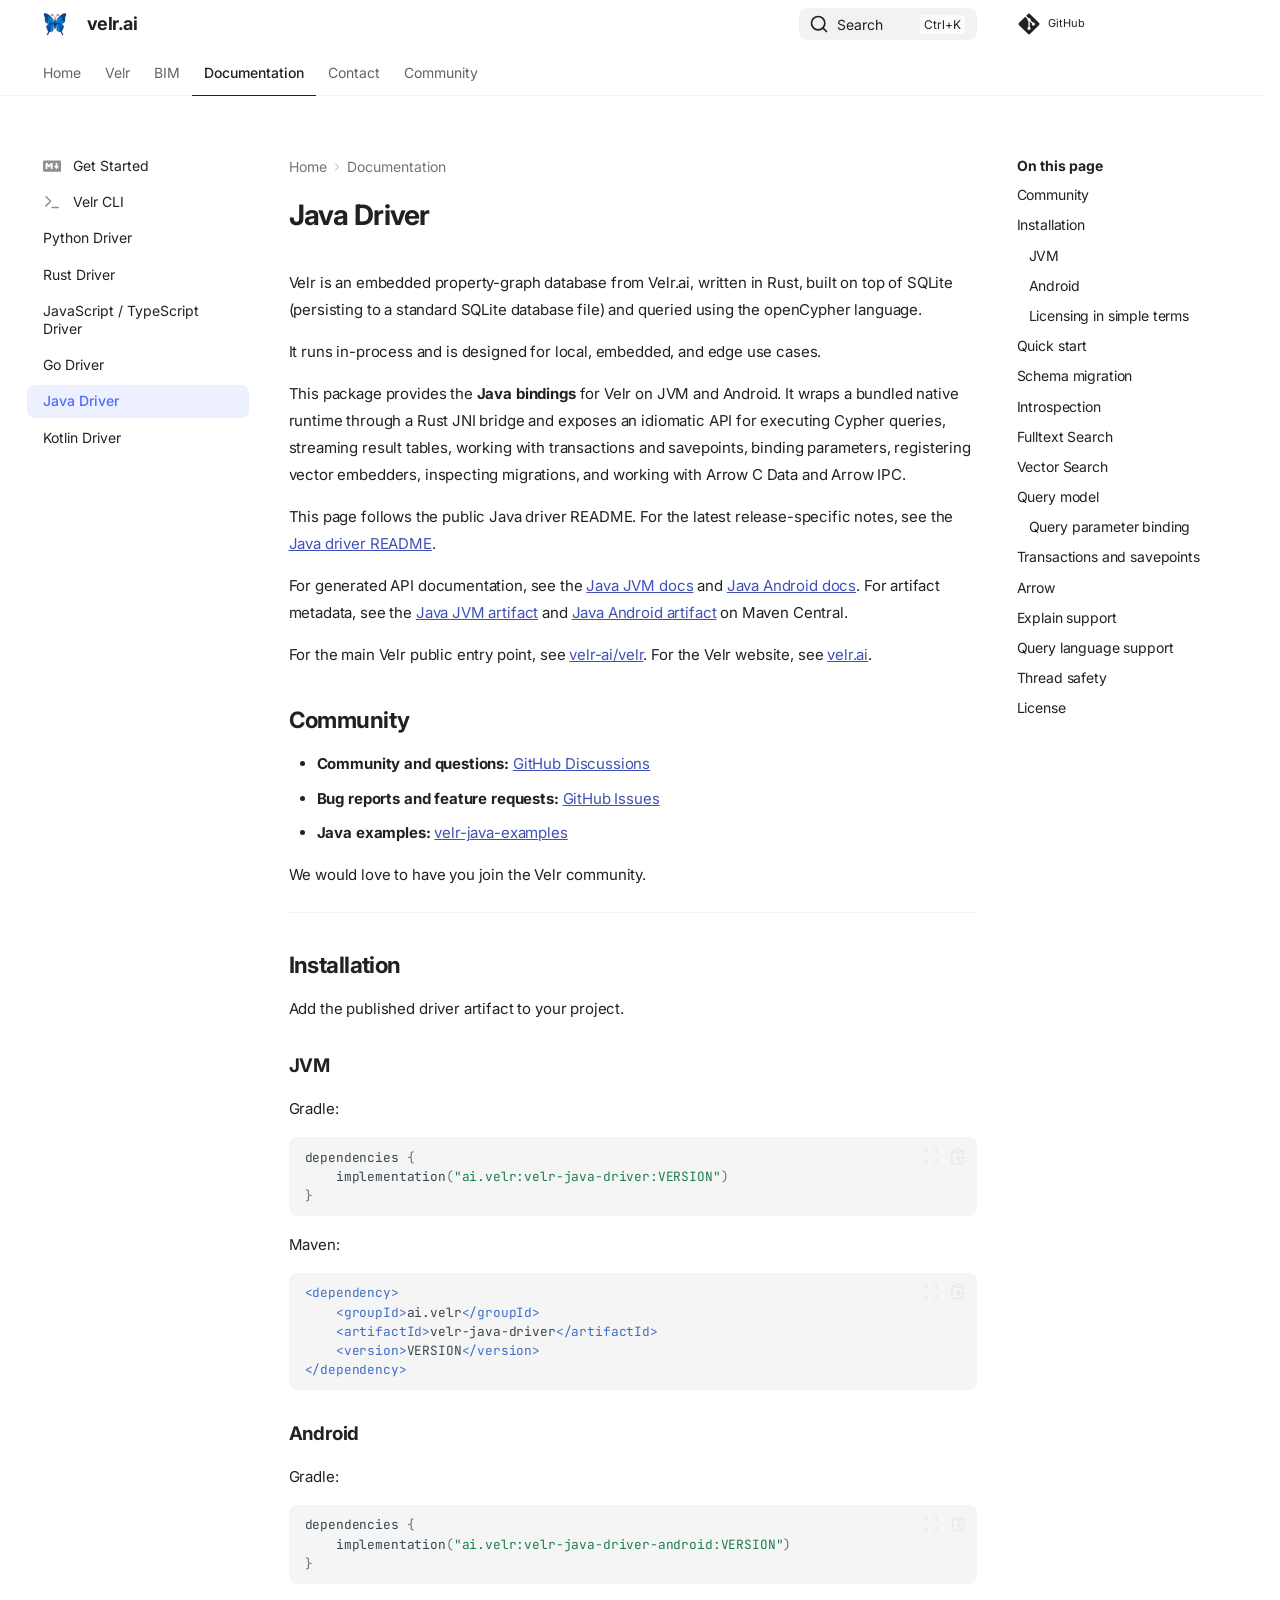
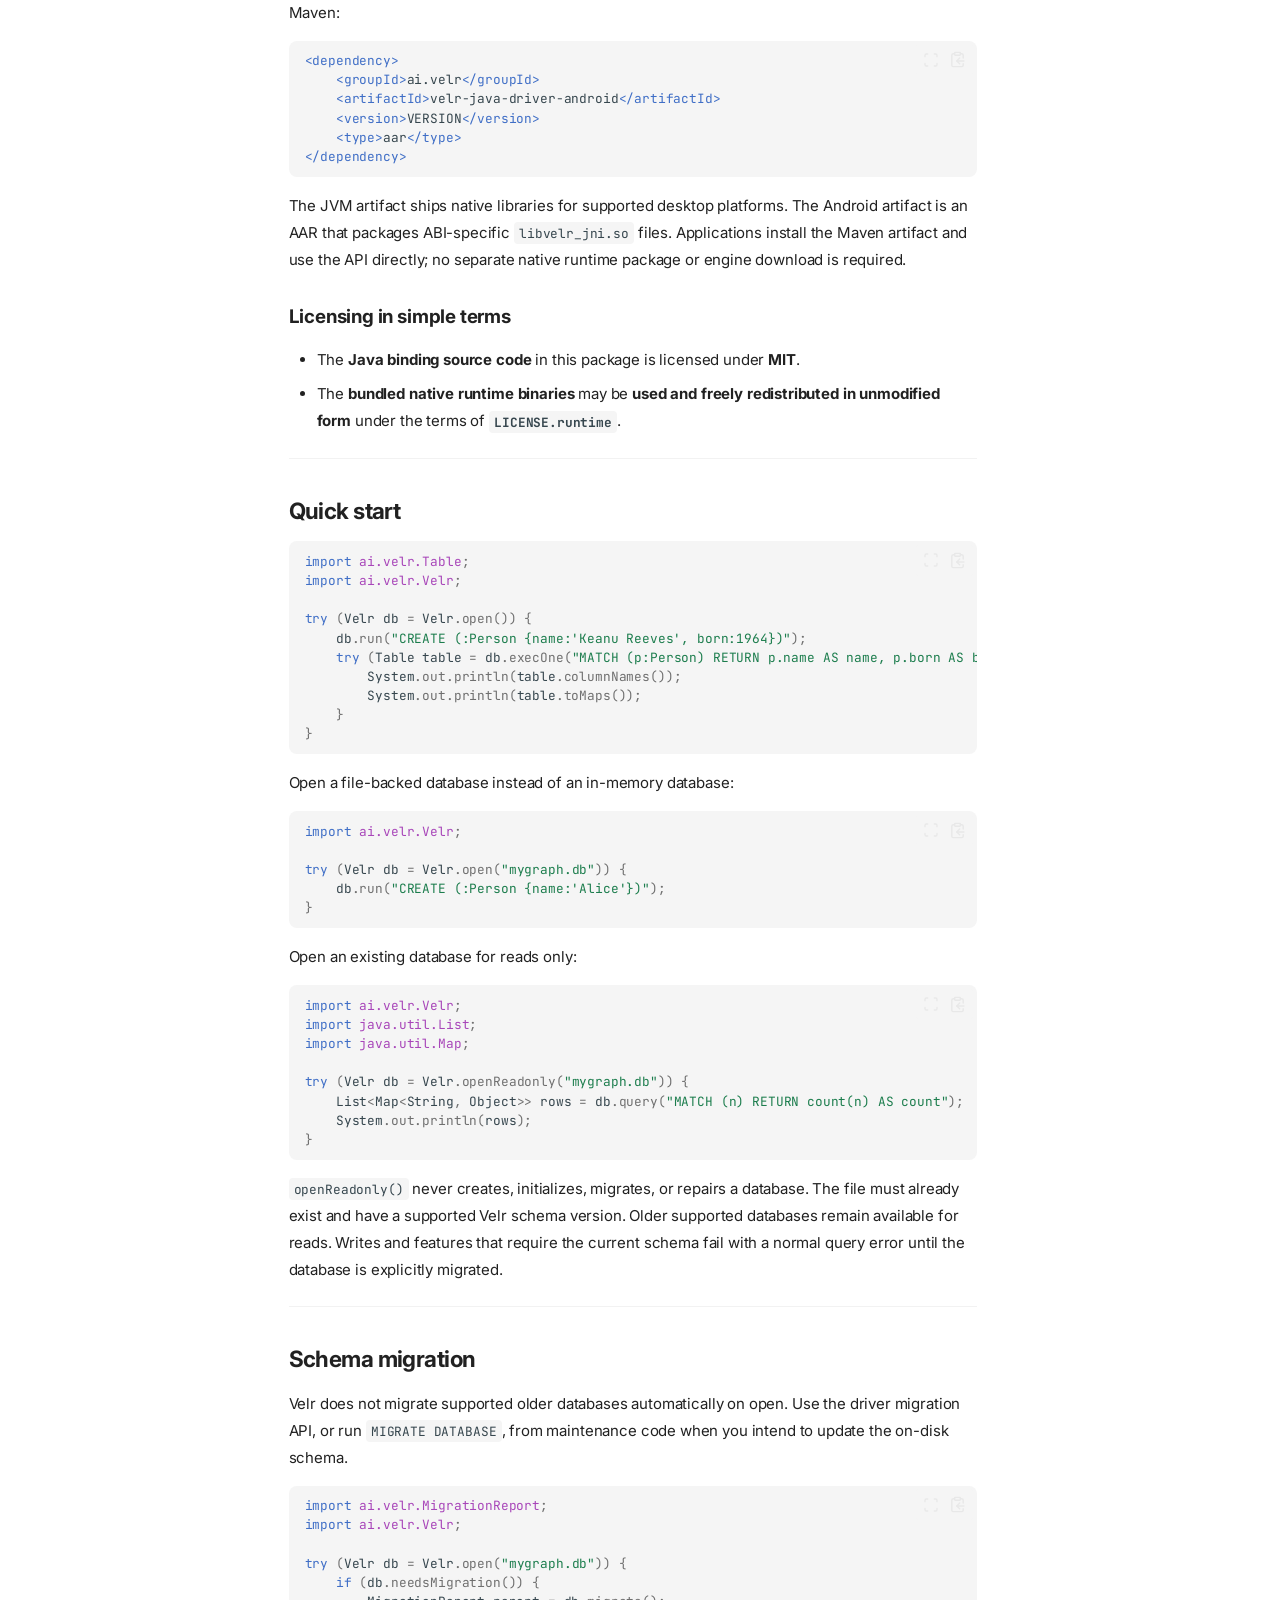
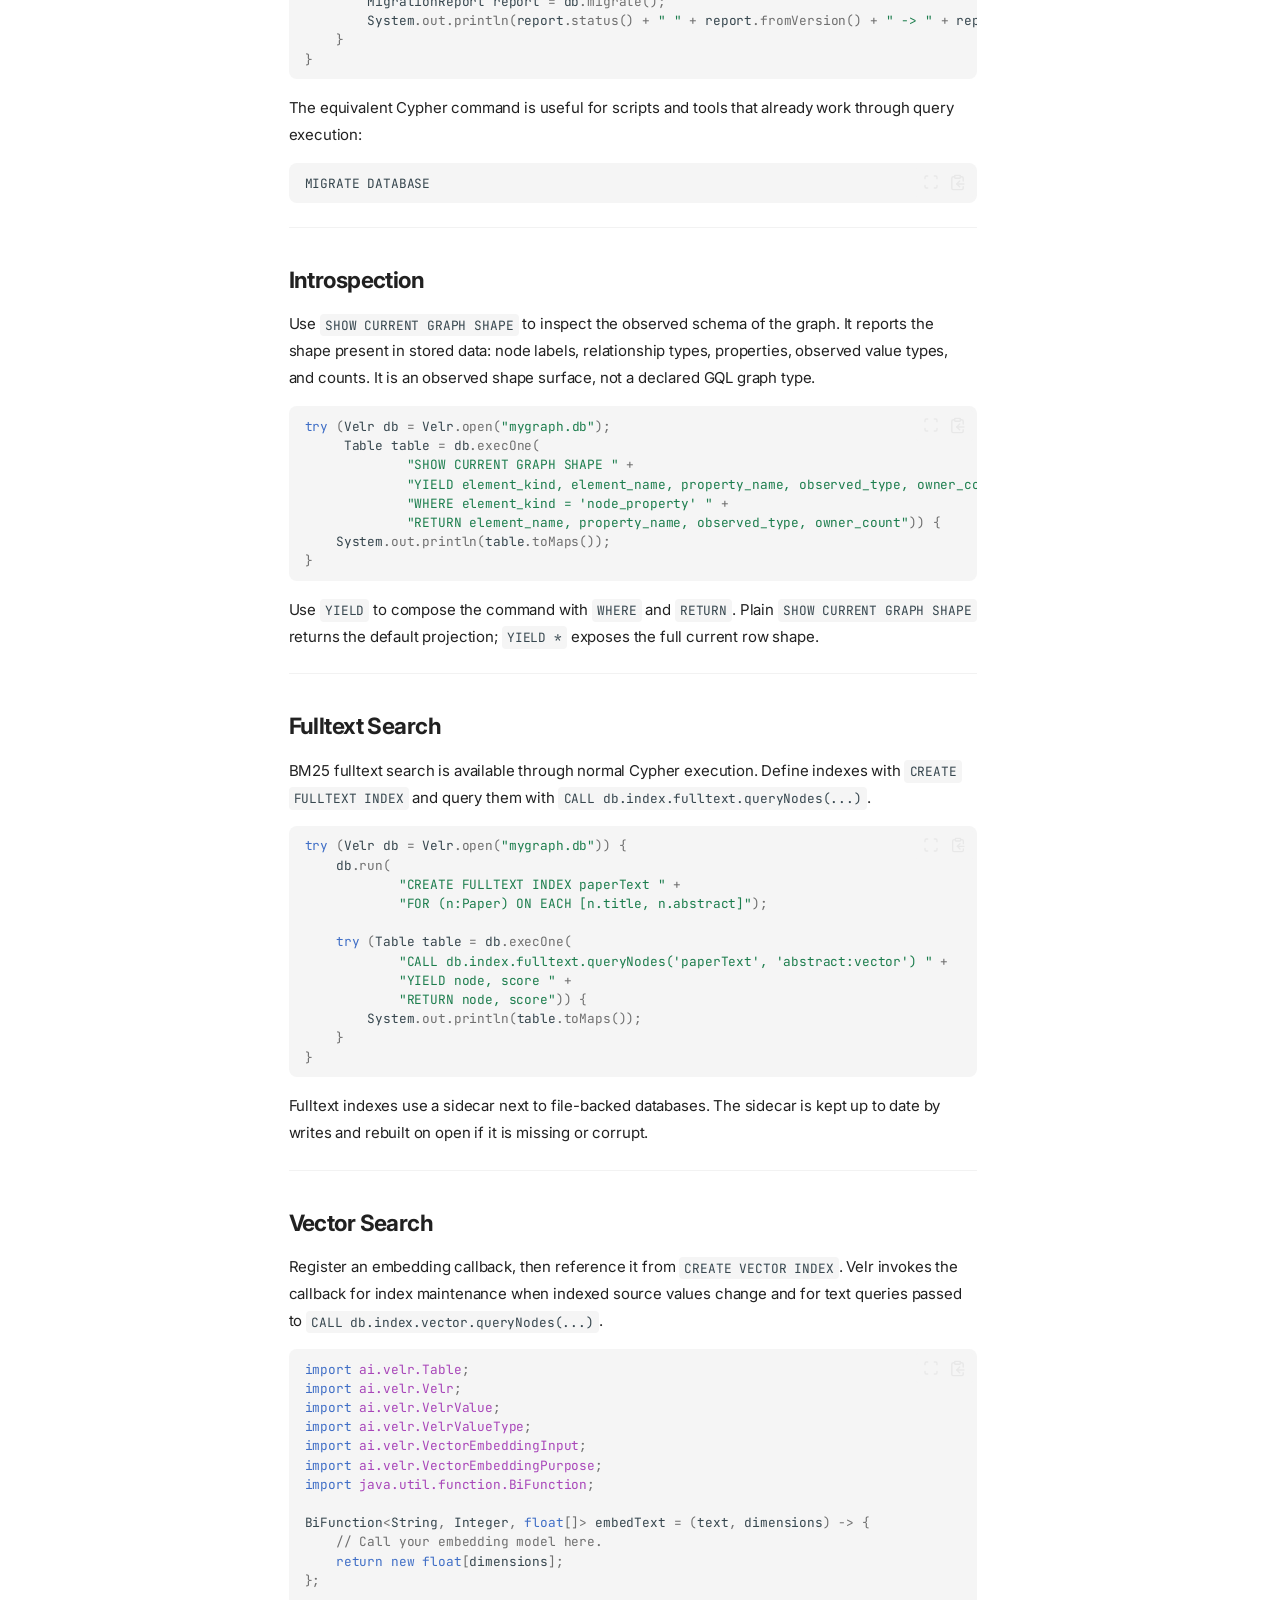
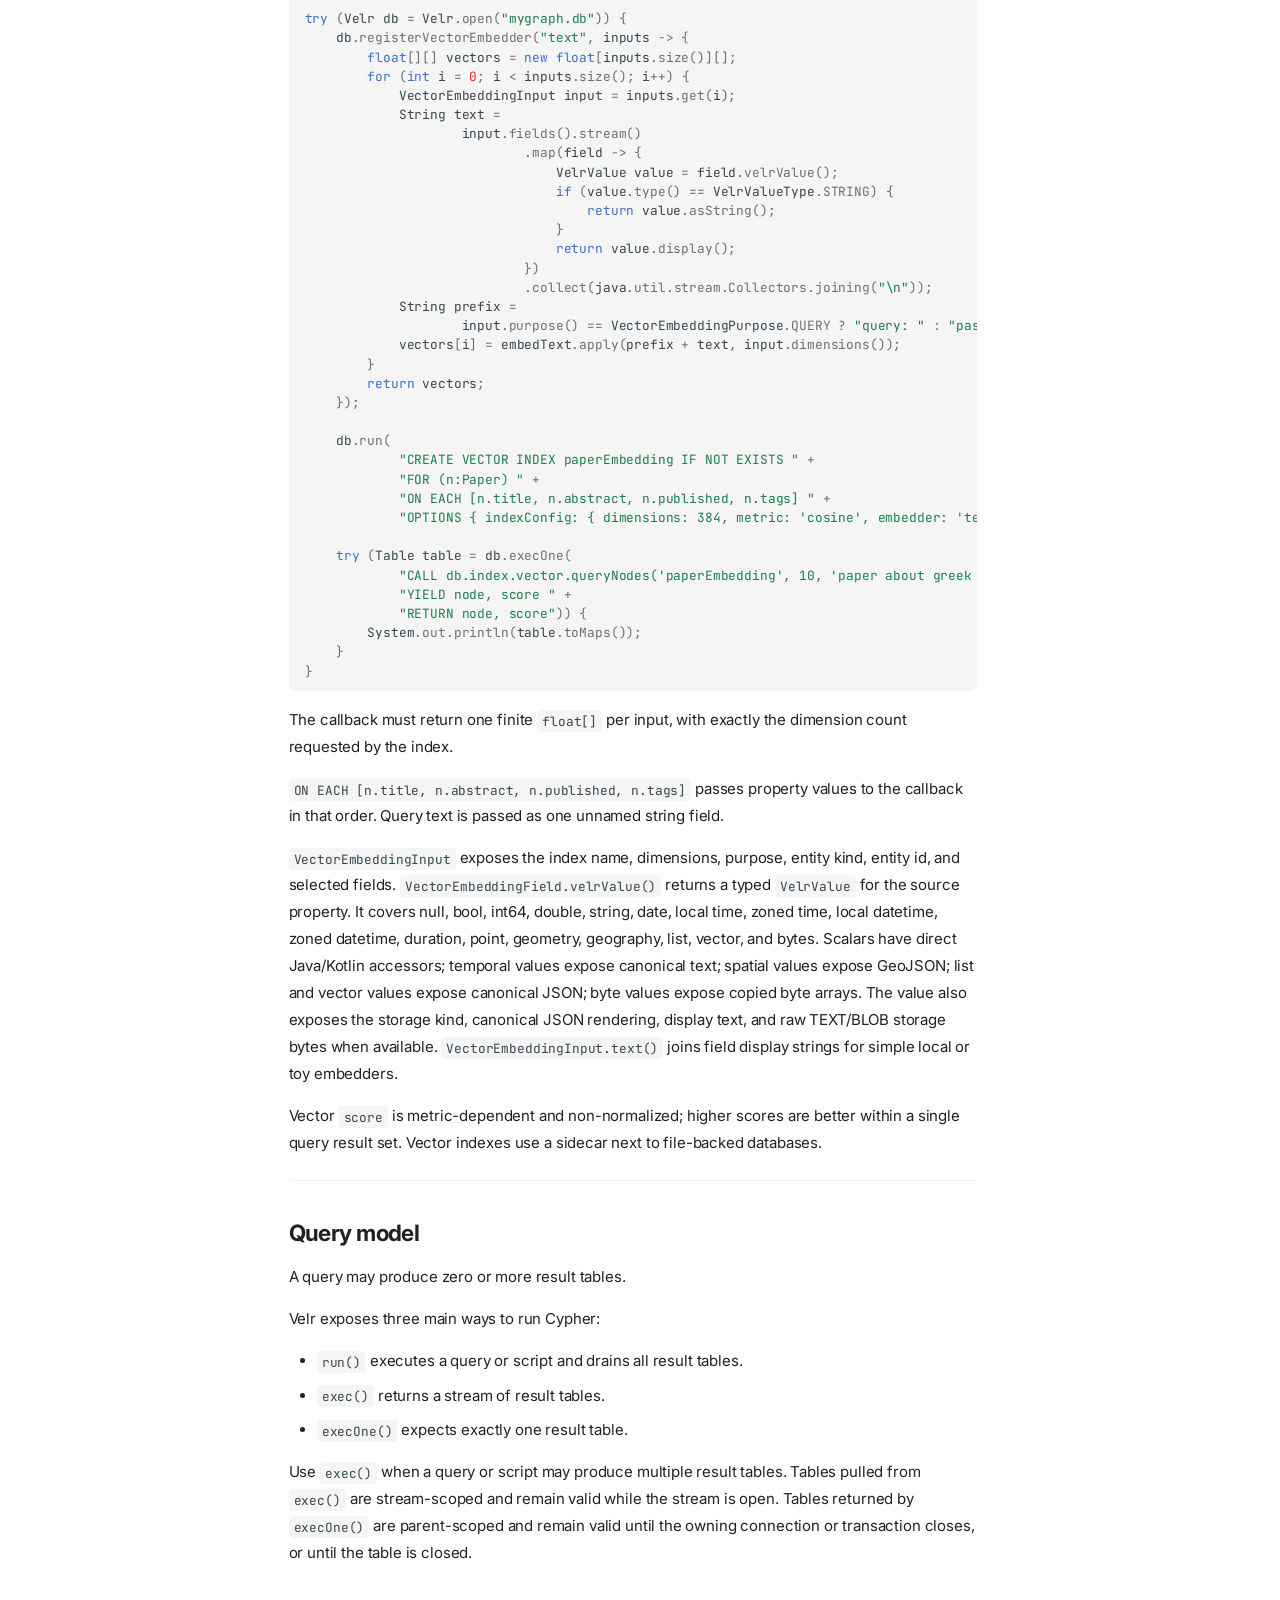
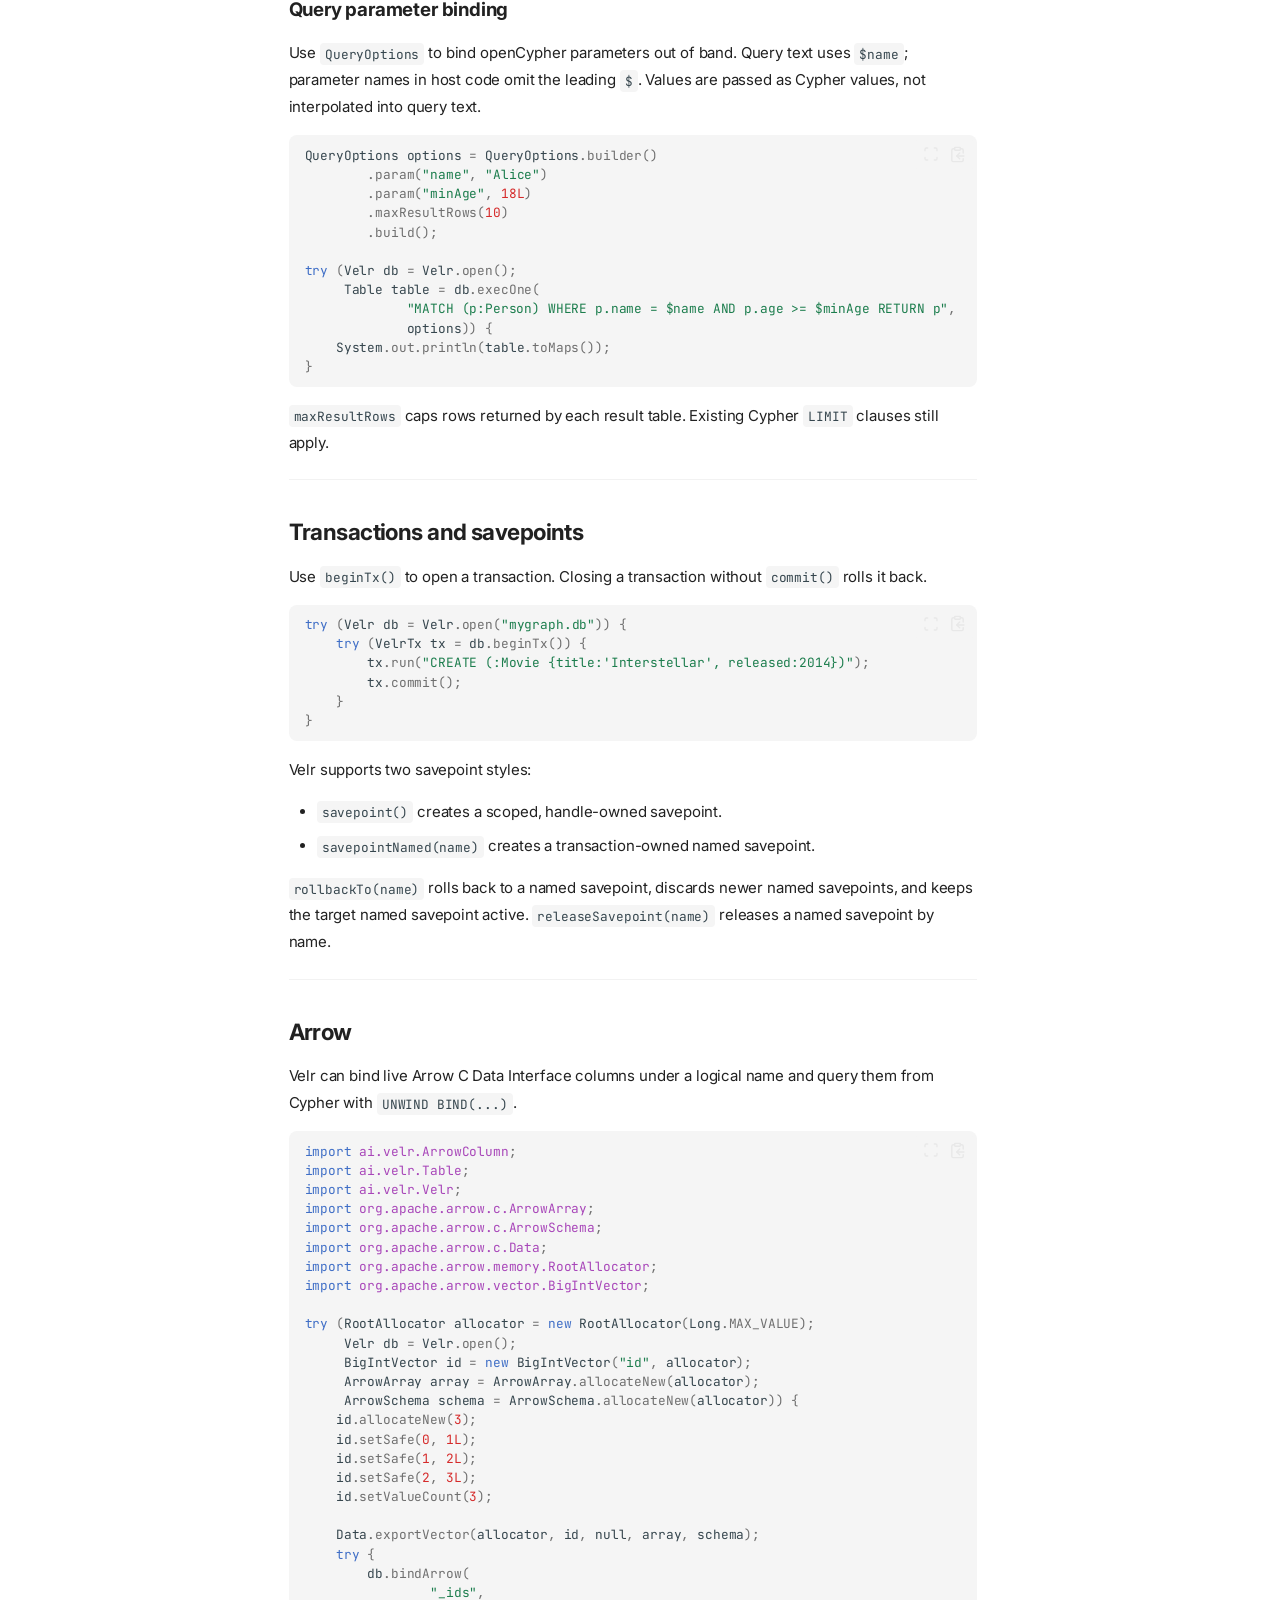
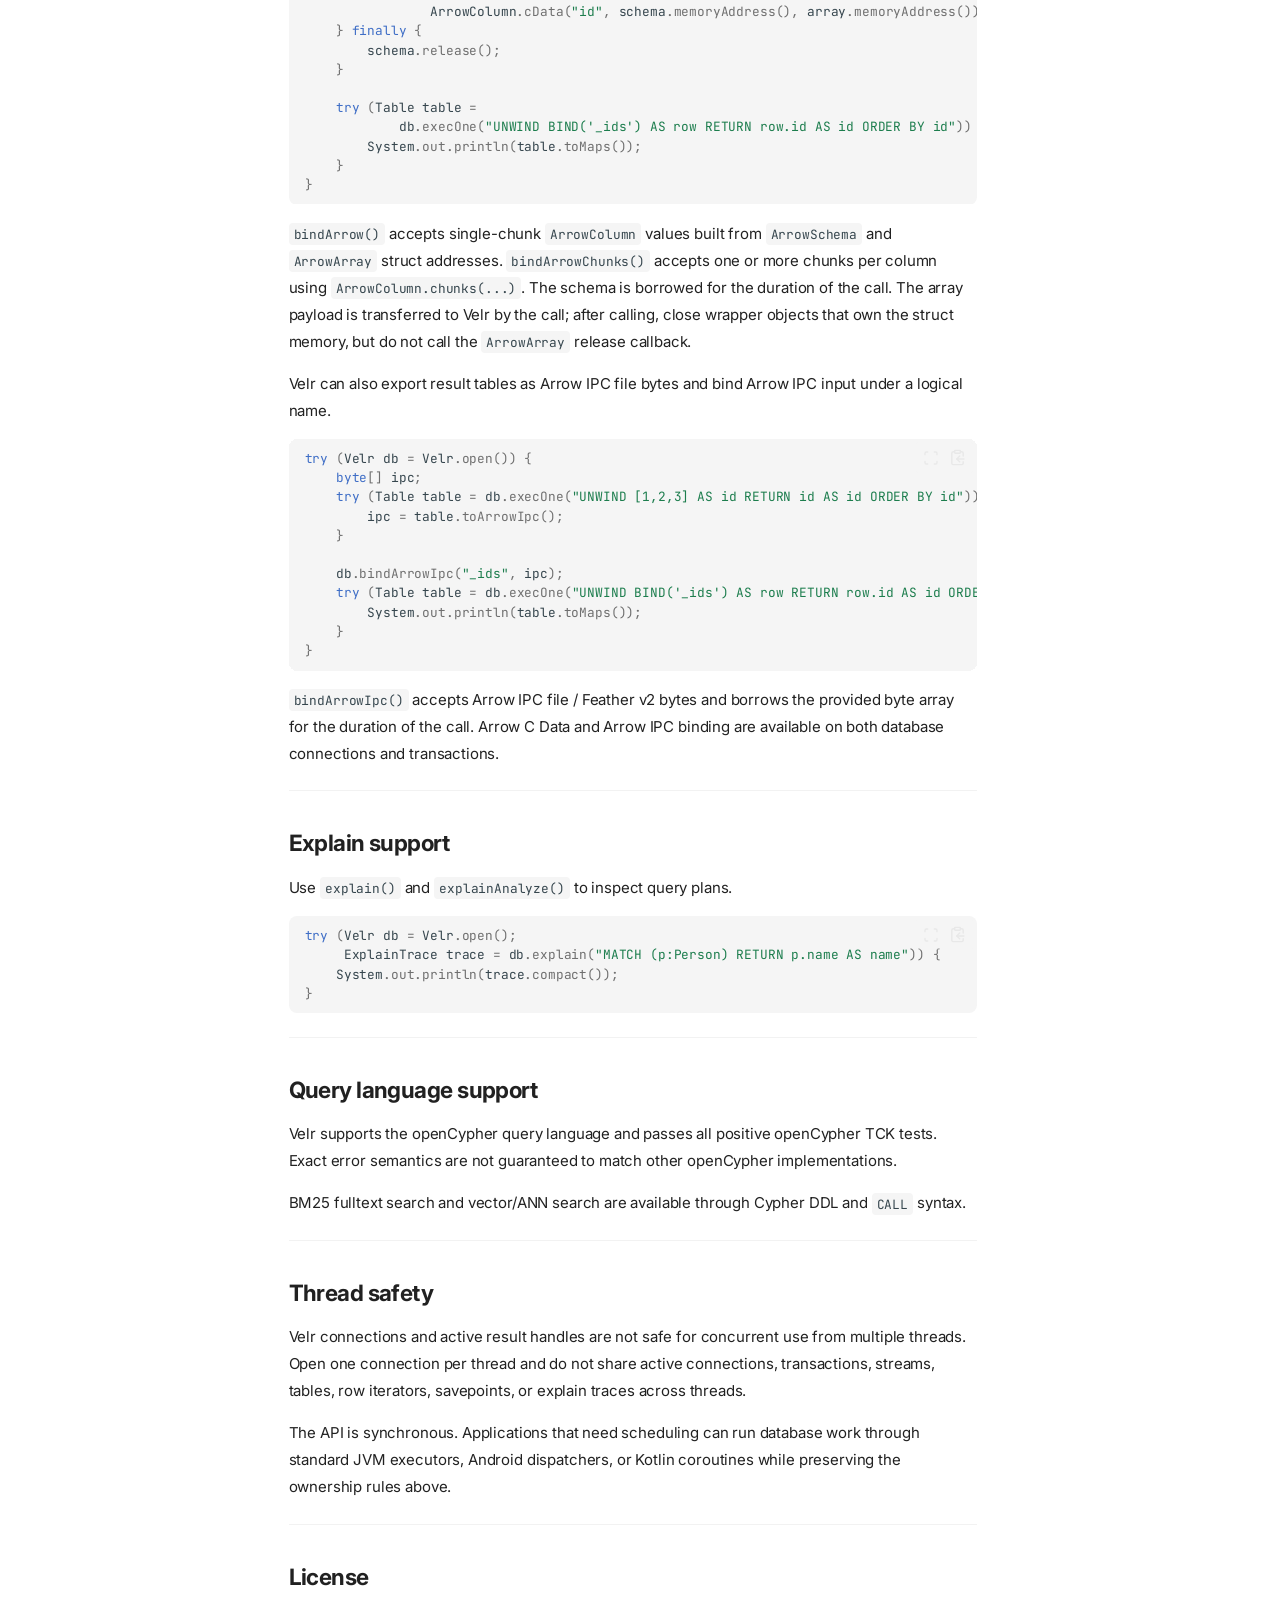
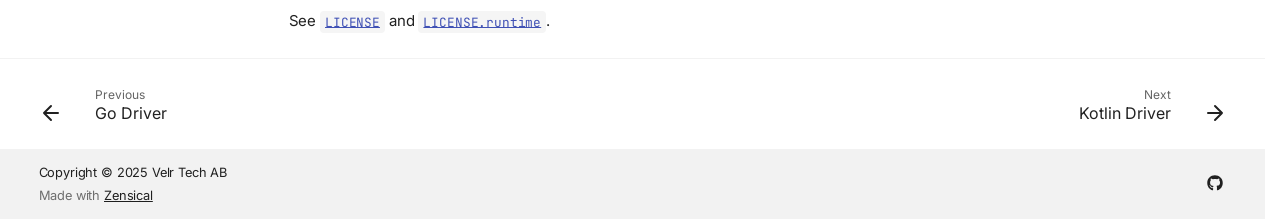
<file: docs/java-driver/index.html>
<!doctype html>
<html lang="en" class="no-js">
  <head>
    
      <meta charset="utf-8">
      <meta name="viewport" content="width=device-width,initial-scale=1">
      
        <meta name="description" content="Velr is a lightweight, blazingly fast Rust database that unifies openCypher graphs, SQL, BM25 full-text search, vectors, and time-series on top of SQLite.">
      
      
        <meta name="author" content="Tomas Karlsson">
      
      
        <link rel="canonical" href="https://velr.ai/docs/java-driver/">
      
      
        <link rel="prev" href="../go-driver/">
      
      
        <link rel="next" href="../kotlin-driver/">
      
      
        
      
      
      <link rel="icon" href="../../assets/images/favicon.png">
      <meta name="generator" content="zensical-0.0.47">
    
    
      
        <title>Java Driver - velr.ai</title>
      
    
    
      
        
      
      <link rel="stylesheet" href="../../assets/stylesheets/modern/main.5e19f6ca.min.css">
      
        
          
        
        <link rel="stylesheet" href="../../assets/stylesheets/modern/palette.dfe2e883.min.css">
      
      


    
    
      
    
    
      
        
        
        <link rel="preconnect" href="https://fonts.gstatic.com" crossorigin>
        <link rel="stylesheet" href="https://fonts.googleapis.com/css?family=Inter:300,300i,400,400i,500,500i,700,700i%7CJetBrains+Mono:400,400i,700,700i&amp;display=fallback">
        <style>:root{--md-text-font:"Inter";--md-code-font:"JetBrains Mono"}</style>
      
    
    
      <link rel="stylesheet" href="../../assets/stylesheets/landing.css">
    
    <script>__md_scope=new URL("../..",location),__md_scope.pathname.endsWith("/")||(__md_scope=new URL(__md_scope.pathname+"/",location)),__md_hash=e=>[...e].reduce(((e,t)=>(e<<5)-e+t.charCodeAt(0)),0),__md_get=(e,t=localStorage,_=__md_scope)=>JSON.parse(t.getItem(_.pathname+"."+e)),__md_set=(e,t,_=localStorage,a=__md_scope)=>{try{_.setItem(a.pathname+"."+e,JSON.stringify(t))}catch(e){}},document.documentElement.setAttribute("data-platform",navigator.platform)</script>
    
      

    
    
  </head>
  
  
    
    
      
    
    
    
    
    <body dir="ltr" data-md-color-scheme="default" data-md-color-primary="indigo" data-md-color-accent="indigo">
  
    
    <input class="md-toggle" data-md-toggle="drawer" type="checkbox" id="__drawer" autocomplete="off">
    <input class="md-toggle" data-md-toggle="search" type="checkbox" id="__search" autocomplete="off">
    <label class="md-overlay" for="__drawer" aria-label="Navigation"></label>
    <div data-md-component="skip">
      
        
        <a href="#java-driver" class="md-skip">
          Skip to content
        </a>
      
    </div>
    <div data-md-component="announce">
      
    </div>
    
    
      

<header class="md-header" data-md-component="header">
  <nav class="md-header__inner md-grid" aria-label="Header">
    <a href="../.." title="velr.ai" class="md-header__button md-logo" aria-label="velr.ai" data-md-component="logo">
      
  <img src="../../assets/logo_bf_small.png" alt="velr.ai">

    </a>
    <label class="md-header__button md-icon" for="__drawer" aria-label="Navigation">
      
      <svg xmlns="http://www.w3.org/2000/svg" fill="none" stroke="currentColor" stroke-linecap="round" stroke-linejoin="round" stroke-width="2" class="lucide lucide-menu" viewBox="0 0 24 24"><path d="M4 5h16M4 12h16M4 19h16"/></svg>
    </label>
    <div class="md-header__title" data-md-component="header-title">
      <div class="md-header__ellipsis">
        <div class="md-header__topic">
          <span class="md-ellipsis">
            velr.ai
          </span>
        </div>
        <div class="md-header__topic" data-md-component="header-topic">
          <span class="md-ellipsis">
            
              Java Driver
            
          </span>
        </div>
      </div>
    </div>
    
      
        <form class="md-header__option" data-md-component="palette">
  
    
    
    
    <input class="md-option" data-md-color-media="none" data-md-color-scheme="default" data-md-color-primary="indigo" data-md-color-accent="indigo"  aria-hidden="true"  type="radio" name="__palette" id="__palette_0">
    
  
</form>
      
    
    
      <script>var palette=__md_get("__palette");if(palette&&palette.color){if("(prefers-color-scheme)"===palette.color.media){var media=matchMedia("(prefers-color-scheme: light)"),input=document.querySelector(media.matches?"[data-md-color-media='(prefers-color-scheme: light)']":"[data-md-color-media='(prefers-color-scheme: dark)']");palette.color.media=input.getAttribute("data-md-color-media"),palette.color.scheme=input.getAttribute("data-md-color-scheme"),palette.color.primary=input.getAttribute("data-md-color-primary"),palette.color.accent=input.getAttribute("data-md-color-accent")}for(var[key,value]of Object.entries(palette.color))document.body.setAttribute("data-md-color-"+key,value)}</script>
    
    
    
      
      
        <label class="md-header__button md-icon" for="__search" aria-label="Search">
          
          <svg xmlns="http://www.w3.org/2000/svg" fill="none" stroke="currentColor" stroke-linecap="round" stroke-linejoin="round" stroke-width="2" class="lucide lucide-search" viewBox="0 0 24 24"><path d="m21 21-4.34-4.34"/><circle cx="11" cy="11" r="8"/></svg>
        </label>
        <div class="md-search" data-md-component="search" role="dialog" aria-label="Search">
  <button type="button" class="md-search__button">
    Search
  </button>
</div>
      
    
    <div class="md-header__source">
      
        <a href="https://github.com/velr-ai/velr" title="Go to repository" class="md-source" data-md-component="source">
  <div class="md-source__icon md-icon">
    
    <svg xmlns="http://www.w3.org/2000/svg" viewBox="0 0 448 512"><!--! Font Awesome Free 7.2.0 by @fontawesome - https://fontawesome.com License - https://fontawesome.com/license/free (Icons: CC BY 4.0, Fonts: SIL OFL 1.1, Code: MIT License) Copyright 2026 Fonticons, Inc.--><path fill="currentColor" d="M439.6 236.1 244 40.5c-5.4-5.5-12.8-8.5-20.4-8.5s-15 3-20.4 8.4L162.5 81l51.5 51.5c27.1-9.1 52.7 16.8 43.4 43.7l49.7 49.7c34.2-11.8 61.2 31 35.5 56.7-26.5 26.5-70.2-2.9-56-37.3L240.3 199v121.9c25.3 12.5 22.3 41.8 9.1 55-6.4 6.4-15.2 10.1-24.3 10.1s-17.8-3.6-24.3-10.1c-17.6-17.6-11.1-46.9 11.2-56v-123c-20.8-8.5-24.6-30.7-18.6-45L142.6 101 8.5 235.1C3 240.6 0 247.9 0 255.5s3 15 8.5 20.4l195.6 195.7c5.4 5.4 12.7 8.4 20.4 8.4s15-3 20.4-8.4l194.7-194.7c5.4-5.4 8.4-12.8 8.4-20.4s-3-15-8.4-20.4"/></svg>
  </div>
  <div class="md-source__repository">
    GitHub
  </div>
</a>
      
    </div>
  </nav>
  
</header>
    
    <div class="md-container" data-md-component="container">
      
      
        
          
            
<nav class="md-tabs" aria-label="Tabs" data-md-component="tabs">
  <div class="md-grid">
    <ul class="md-tabs__list">
      
        
  
  
  
  
    <li class="md-tabs__item">
      <a href="../.." class="md-tabs__link">
        
  
  Home

      </a>
    </li>
  

      
        
  
  
  
  
    <li class="md-tabs__item">
      <a href="../../velr/" class="md-tabs__link">
        
  
  Velr

      </a>
    </li>
  

      
        
  
  
  
  
    <li class="md-tabs__item">
      <a href="../../velr-ifc/" class="md-tabs__link">
        
  
  BIM

      </a>
    </li>
  

      
        
  
  
  
    
  
  
    
      
      
        
      
        
      
        
      
        
      
        
      
        
      
        
      
        
      
    
    
    
    
      <li class="md-tabs__item md-tabs__item--active">
        <a href="../get-started/" class="md-tabs__link">
          
  
  Documentation

        </a>
      </li>
    
  

      
        
  
  
  
  
    <li class="md-tabs__item">
      <a href="../../contact/" class="md-tabs__link">
        
  
  Contact

      </a>
    </li>
  

      
        
  
  
  
  
    
      
      
        
          
        
      
    
    
    
    
      <li class="md-tabs__item">
        <a href="../../community/" class="md-tabs__link">
          
  
  Community

        </a>
      </li>
    
  

      
    </ul>
  </div>
</nav>
          
        
      
      <main class="md-main" data-md-component="main">
        <div class="md-main__inner md-grid">
          
            
              
              <div class="md-sidebar md-sidebar--primary" data-md-component="sidebar" data-md-type="navigation" >
                <div class="md-sidebar__scrollwrap">
                  <div class="md-sidebar__inner">
                    


  


<nav class="md-nav md-nav--primary md-nav--lifted" aria-label="Navigation" data-md-level="0">
  <label class="md-nav__title" for="__drawer">
    <a href="../.." title="velr.ai" class="md-nav__button md-logo" aria-label="velr.ai" data-md-component="logo">
      
  <img src="../../assets/logo_bf_small.png" alt="velr.ai">

    </a>
    velr.ai
  </label>
  
    <div class="md-nav__source">
      <a href="https://github.com/velr-ai/velr" title="Go to repository" class="md-source" data-md-component="source">
  <div class="md-source__icon md-icon">
    
    <svg xmlns="http://www.w3.org/2000/svg" viewBox="0 0 448 512"><!--! Font Awesome Free 7.2.0 by @fontawesome - https://fontawesome.com License - https://fontawesome.com/license/free (Icons: CC BY 4.0, Fonts: SIL OFL 1.1, Code: MIT License) Copyright 2026 Fonticons, Inc.--><path fill="currentColor" d="M439.6 236.1 244 40.5c-5.4-5.5-12.8-8.5-20.4-8.5s-15 3-20.4 8.4L162.5 81l51.5 51.5c27.1-9.1 52.7 16.8 43.4 43.7l49.7 49.7c34.2-11.8 61.2 31 35.5 56.7-26.5 26.5-70.2-2.9-56-37.3L240.3 199v121.9c25.3 12.5 22.3 41.8 9.1 55-6.4 6.4-15.2 10.1-24.3 10.1s-17.8-3.6-24.3-10.1c-17.6-17.6-11.1-46.9 11.2-56v-123c-20.8-8.5-24.6-30.7-18.6-45L142.6 101 8.5 235.1C3 240.6 0 247.9 0 255.5s3 15 8.5 20.4l195.6 195.7c5.4 5.4 12.7 8.4 20.4 8.4s15-3 20.4-8.4l194.7-194.7c5.4-5.4 8.4-12.8 8.4-20.4s-3-15-8.4-20.4"/></svg>
  </div>
  <div class="md-source__repository">
    GitHub
  </div>
</a>
    </div>
  
  <ul class="md-nav__list" data-md-scrollfix>
    
      
      
  
  
  
  
    <li class="md-nav__item">
      <a href="../.." class="md-nav__link">
        
  
  
    <svg xmlns="http://www.w3.org/2000/svg" fill="none" stroke="currentColor" stroke-linecap="round" stroke-linejoin="round" stroke-width="2" class="lucide lucide-rocket" viewBox="0 0 24 24"><path d="M12 15v5s3.03-.55 4-2c1.08-1.62 0-5 0-5M4.5 16.5c-1.5 1.26-2 5-2 5s3.74-.5 5-2c.71-.84.7-2.13-.09-2.91a2.18 2.18 0 0 0-2.91-.09"/><path d="M9 12a22 22 0 0 1 2-3.95A12.88 12.88 0 0 1 22 2c0 2.72-.78 7.5-6 11a22.4 22.4 0 0 1-4 2z"/><path d="M9 12H4s.55-3.03 2-4c1.62-1.08 5 .05 5 .05"/></svg>
  
  <span class="md-ellipsis">
    
  
  Home

    
  </span>
  
  

      </a>
    </li>
  

    
      
      
  
  
  
  
    <li class="md-nav__item">
      <a href="../../velr/" class="md-nav__link">
        
  
  
    <svg xmlns="http://www.w3.org/2000/svg" fill="none" stroke="currentColor" stroke-linecap="round" stroke-linejoin="round" stroke-width="2" class="lucide lucide-database" viewBox="0 0 24 24"><ellipse cx="12" cy="5" rx="9" ry="3"/><path d="M3 5v14a9 3 0 0 0 18 0V5"/><path d="M3 12a9 3 0 0 0 18 0"/></svg>
  
  <span class="md-ellipsis">
    
  
  Velr

    
  </span>
  
  

      </a>
    </li>
  

    
      
      
  
  
  
  
    <li class="md-nav__item">
      <a href="../../velr-ifc/" class="md-nav__link">
        
  
  
    <svg xmlns="http://www.w3.org/2000/svg" fill="none" stroke="currentColor" stroke-linecap="round" stroke-linejoin="round" stroke-width="2" class="lucide lucide-box" viewBox="0 0 24 24"><path d="M21 8a2 2 0 0 0-1-1.73l-7-4a2 2 0 0 0-2 0l-7 4A2 2 0 0 0 3 8v8a2 2 0 0 0 1 1.73l7 4a2 2 0 0 0 2 0l7-4A2 2 0 0 0 21 16Z"/><path d="m3.3 7 8.7 5 8.7-5M12 22V12"/></svg>
  
  <span class="md-ellipsis">
    
  
  BIM

    
  </span>
  
  

      </a>
    </li>
  

    
      
      
  
  
    
  
  
  
    
    
      
        
      
        
      
        
      
        
      
        
      
        
      
        
      
        
      
    
    
    
      
        
        
      
      
        
      
    
    
    <li class="md-nav__item md-nav__item--active md-nav__item--section md-nav__item--nested">
      
        
        
        <input class="md-nav__toggle md-toggle " type="checkbox" id="__nav_4" checked>
        
          
          <label class="md-nav__link" for="__nav_4" id="__nav_4_label" tabindex="">
            
  
  
  <span class="md-ellipsis">
    
  
  Documentation

    
  </span>
  
  

            <span class="md-nav__icon md-icon"></span>
          </label>
        
        <nav class="md-nav" data-md-level="1" aria-labelledby="__nav_4_label" aria-expanded="true">
          <label class="md-nav__title" for="__nav_4">
            <span class="md-nav__icon md-icon"></span>
            
  
  Documentation

          </label>
          <ul class="md-nav__list" data-md-scrollfix>
            
              
                
  
  
  
  
    <li class="md-nav__item">
      <a href="../get-started/" class="md-nav__link">
        
  
  
    <svg xmlns="http://www.w3.org/2000/svg" viewBox="0 0 24 24"><title>Markdown</title><path d="M22.27 19.385H1.73A1.73 1.73 0 0 1 0 17.655V6.345a1.73 1.73 0 0 1 1.73-1.73h20.54A1.73 1.73 0 0 1 24 6.345v11.308a1.73 1.73 0 0 1-1.73 1.731zM5.769 15.923v-4.5l2.308 2.885 2.307-2.885v4.5h2.308V8.078h-2.308l-2.307 2.885-2.308-2.885H3.46v7.847zM21.232 12h-2.309V8.077h-2.307V12h-2.308l3.461 4.039z"/></svg>
  
  <span class="md-ellipsis">
    
  
  Get Started

    
  </span>
  
  

      </a>
    </li>
  

              
            
              
                
  
  
  
  
    <li class="md-nav__item">
      <a href="../shell/" class="md-nav__link">
        
  
  
    <svg xmlns="http://www.w3.org/2000/svg" fill="none" stroke="currentColor" stroke-linecap="round" stroke-linejoin="round" stroke-width="2" class="lucide lucide-terminal" viewBox="0 0 24 24"><path d="M12 19h8M4 17l6-6-6-6"/></svg>
  
  <span class="md-ellipsis">
    
  
  Velr CLI

    
  </span>
  
  

      </a>
    </li>
  

              
            
              
                
  
  
  
  
    <li class="md-nav__item">
      <a href="../python-driver/" class="md-nav__link">
        
  
  
  <span class="md-ellipsis">
    
  
  Python Driver

    
  </span>
  
  

      </a>
    </li>
  

              
            
              
                
  
  
  
  
    <li class="md-nav__item">
      <a href="../rust-driver/" class="md-nav__link">
        
  
  
  <span class="md-ellipsis">
    
  
  Rust Driver

    
  </span>
  
  

      </a>
    </li>
  

              
            
              
                
  
  
  
  
    <li class="md-nav__item">
      <a href="../javascript-driver/" class="md-nav__link">
        
  
  
  <span class="md-ellipsis">
    
  
  JavaScript / TypeScript Driver

    
  </span>
  
  

      </a>
    </li>
  

              
            
              
                
  
  
  
  
    <li class="md-nav__item">
      <a href="../go-driver/" class="md-nav__link">
        
  
  
  <span class="md-ellipsis">
    
  
  Go Driver

    
  </span>
  
  

      </a>
    </li>
  

              
            
              
                
  
  
    
  
  
  
    <li class="md-nav__item md-nav__item--active">
      
      
      
      
        
      
      
        <label class="md-nav__link md-nav__link--active" for="__toc">
          
  
  
  <span class="md-ellipsis">
    
  
  Java Driver

    
  </span>
  
  

          <span class="md-nav__icon md-icon"></span>
        </label>
      
      <a href="././" class="md-nav__link md-nav__link--active">
        
  
  
  <span class="md-ellipsis">
    
  
  Java Driver

    
  </span>
  
  

      </a>
      
        


<nav class="md-nav md-nav--secondary" aria-label="On this page">
  
  
  
    
  
  
    <label class="md-nav__title" for="__toc">
      <span class="md-nav__icon md-icon"></span>
      On this page
    </label>
    <ul class="md-nav__list" data-md-component="toc" data-md-scrollfix>
      
        <li class="md-nav__item">
  <a href="#community" class="md-nav__link">
    <span class="md-ellipsis">
      <span class="md-typeset">
        Community
      </span>
    </span>
  </a>
  
</li>
      
        <li class="md-nav__item">
  <a href="#installation" class="md-nav__link">
    <span class="md-ellipsis">
      <span class="md-typeset">
        Installation
      </span>
    </span>
  </a>
  
    <nav class="md-nav" aria-label="Installation">
      <ul class="md-nav__list">
        
          <li class="md-nav__item">
  <a href="#jvm" class="md-nav__link">
    <span class="md-ellipsis">
      <span class="md-typeset">
        JVM
      </span>
    </span>
  </a>
  
</li>
        
          <li class="md-nav__item">
  <a href="#android" class="md-nav__link">
    <span class="md-ellipsis">
      <span class="md-typeset">
        Android
      </span>
    </span>
  </a>
  
</li>
        
          <li class="md-nav__item">
  <a href="#licensing-in-simple-terms" class="md-nav__link">
    <span class="md-ellipsis">
      <span class="md-typeset">
        Licensing in simple terms
      </span>
    </span>
  </a>
  
</li>
        
      </ul>
    </nav>
  
</li>
      
        <li class="md-nav__item">
  <a href="#quick-start" class="md-nav__link">
    <span class="md-ellipsis">
      <span class="md-typeset">
        Quick start
      </span>
    </span>
  </a>
  
</li>
      
        <li class="md-nav__item">
  <a href="#schema-migration" class="md-nav__link">
    <span class="md-ellipsis">
      <span class="md-typeset">
        Schema migration
      </span>
    </span>
  </a>
  
</li>
      
        <li class="md-nav__item">
  <a href="#introspection" class="md-nav__link">
    <span class="md-ellipsis">
      <span class="md-typeset">
        Introspection
      </span>
    </span>
  </a>
  
</li>
      
        <li class="md-nav__item">
  <a href="#fulltext-search" class="md-nav__link">
    <span class="md-ellipsis">
      <span class="md-typeset">
        Fulltext Search
      </span>
    </span>
  </a>
  
</li>
      
        <li class="md-nav__item">
  <a href="#vector-search" class="md-nav__link">
    <span class="md-ellipsis">
      <span class="md-typeset">
        Vector Search
      </span>
    </span>
  </a>
  
</li>
      
        <li class="md-nav__item">
  <a href="#query-model" class="md-nav__link">
    <span class="md-ellipsis">
      <span class="md-typeset">
        Query model
      </span>
    </span>
  </a>
  
    <nav class="md-nav" aria-label="Query model">
      <ul class="md-nav__list">
        
          <li class="md-nav__item">
  <a href="#query-parameter-binding" class="md-nav__link">
    <span class="md-ellipsis">
      <span class="md-typeset">
        Query parameter binding
      </span>
    </span>
  </a>
  
</li>
        
      </ul>
    </nav>
  
</li>
      
        <li class="md-nav__item">
  <a href="#transactions-and-savepoints" class="md-nav__link">
    <span class="md-ellipsis">
      <span class="md-typeset">
        Transactions and savepoints
      </span>
    </span>
  </a>
  
</li>
      
        <li class="md-nav__item">
  <a href="#arrow" class="md-nav__link">
    <span class="md-ellipsis">
      <span class="md-typeset">
        Arrow
      </span>
    </span>
  </a>
  
</li>
      
        <li class="md-nav__item">
  <a href="#explain-support" class="md-nav__link">
    <span class="md-ellipsis">
      <span class="md-typeset">
        Explain support
      </span>
    </span>
  </a>
  
</li>
      
        <li class="md-nav__item">
  <a href="#query-language-support" class="md-nav__link">
    <span class="md-ellipsis">
      <span class="md-typeset">
        Query language support
      </span>
    </span>
  </a>
  
</li>
      
        <li class="md-nav__item">
  <a href="#thread-safety" class="md-nav__link">
    <span class="md-ellipsis">
      <span class="md-typeset">
        Thread safety
      </span>
    </span>
  </a>
  
</li>
      
        <li class="md-nav__item">
  <a href="#license" class="md-nav__link">
    <span class="md-ellipsis">
      <span class="md-typeset">
        License
      </span>
    </span>
  </a>
  
</li>
      
    </ul>
  
</nav>
      
    </li>
  

              
            
              
                
  
  
  
  
    <li class="md-nav__item">
      <a href="../kotlin-driver/" class="md-nav__link">
        
  
  
  <span class="md-ellipsis">
    
  
  Kotlin Driver

    
  </span>
  
  

      </a>
    </li>
  

              
            
          </ul>
        </nav>
      
    </li>
  

    
      
      
  
  
  
  
    <li class="md-nav__item">
      <a href="../../contact/" class="md-nav__link">
        
  
  
    <svg xmlns="http://www.w3.org/2000/svg" fill="none" stroke="currentColor" stroke-linecap="round" stroke-linejoin="round" stroke-width="2" class="lucide lucide-mail" viewBox="0 0 24 24"><path d="m22 7-8.991 5.727a2 2 0 0 1-2.009 0L2 7"/><rect width="20" height="16" x="2" y="4" rx="2"/></svg>
  
  <span class="md-ellipsis">
    
  
  Contact

    
  </span>
  
  

      </a>
    </li>
  

    
      
      
  
  
  
  
    
    
      
        
          
        
      
    
    
    
      
      
        
      
    
    
    <li class="md-nav__item md-nav__item--nested">
      
        
        
        <input class="md-nav__toggle md-toggle " type="checkbox" id="__nav_6" >
        
          
          <div class="md-nav__link md-nav__container">
            <a href="../../community/" class="md-nav__link ">
              
  
  
    <svg xmlns="http://www.w3.org/2000/svg" viewBox="0 0 24 24"><title>GitHub</title><path d="M12 .297c-6.63 0-12 5.373-12 12 0 5.303 3.438 9.8 8.205 11.385.6.113.82-.258.82-.577 0-.285-.01-1.04-.015-2.04-3.338.724-4.042-1.61-4.042-1.61C4.422 18.07 3.633 17.7 3.633 17.7c-1.087-.744.084-.729.084-.729 1.205.084 1.838 1.236 1.838 1.236 1.07 1.835 2.809 1.305 3.495.998.108-.776.417-1.305.76-1.605-2.665-.3-5.466-1.332-5.466-5.93 0-1.31.465-2.38 1.235-3.22-.135-.303-.54-1.523.105-3.176 0 0 1.005-.322 3.3 1.23.96-.267 1.98-.399 3-.405 1.02.006 2.04.138 3 .405 2.28-1.552 3.285-1.23 3.285-1.23.645 1.653.24 2.873.12 3.176.765.84 1.23 1.91 1.23 3.22 0 4.61-2.805 5.625-5.475 5.92.42.36.81 1.096.81 2.22 0 1.606-.015 2.896-.015 3.286 0 .315.21.69.825.57C20.565 22.092 24 17.592 24 12.297c0-6.627-5.373-12-12-12"/></svg>
  
  <span class="md-ellipsis">
    
  
  Community

    
  </span>
  
  

            </a>
            
          </div>
        
        <nav class="md-nav" data-md-level="1" aria-labelledby="__nav_6_label" aria-expanded="false">
          <label class="md-nav__title" for="__nav_6">
            <span class="md-nav__icon md-icon"></span>
            
  
  Community

          </label>
          <ul class="md-nav__list" data-md-scrollfix>
            
              
            
          </ul>
        </nav>
      
    </li>
  

    
  </ul>
</nav>
                  </div>
                </div>
              </div>
            
            
              
              <div class="md-sidebar md-sidebar--secondary" data-md-component="sidebar" data-md-type="toc" >
                <div class="md-sidebar__scrollwrap">
                  
                    
                    
                    
                      
                    
                    
                      <input class="md-nav__toggle md-toggle" type="checkbox" id="__toc">
                      <div class="md-sidebar-button__wrapper">
                        <label class="md-sidebar-button" for="__toc"></label>
                      </div>
                    
                  
                  <div class="md-sidebar__inner">
                    


<nav class="md-nav md-nav--secondary" aria-label="On this page">
  
  
  
    
  
  
    <label class="md-nav__title" for="__toc">
      <span class="md-nav__icon md-icon"></span>
      On this page
    </label>
    <ul class="md-nav__list" data-md-component="toc" data-md-scrollfix>
      
        <li class="md-nav__item">
  <a href="#community" class="md-nav__link">
    <span class="md-ellipsis">
      <span class="md-typeset">
        Community
      </span>
    </span>
  </a>
  
</li>
      
        <li class="md-nav__item">
  <a href="#installation" class="md-nav__link">
    <span class="md-ellipsis">
      <span class="md-typeset">
        Installation
      </span>
    </span>
  </a>
  
    <nav class="md-nav" aria-label="Installation">
      <ul class="md-nav__list">
        
          <li class="md-nav__item">
  <a href="#jvm" class="md-nav__link">
    <span class="md-ellipsis">
      <span class="md-typeset">
        JVM
      </span>
    </span>
  </a>
  
</li>
        
          <li class="md-nav__item">
  <a href="#android" class="md-nav__link">
    <span class="md-ellipsis">
      <span class="md-typeset">
        Android
      </span>
    </span>
  </a>
  
</li>
        
          <li class="md-nav__item">
  <a href="#licensing-in-simple-terms" class="md-nav__link">
    <span class="md-ellipsis">
      <span class="md-typeset">
        Licensing in simple terms
      </span>
    </span>
  </a>
  
</li>
        
      </ul>
    </nav>
  
</li>
      
        <li class="md-nav__item">
  <a href="#quick-start" class="md-nav__link">
    <span class="md-ellipsis">
      <span class="md-typeset">
        Quick start
      </span>
    </span>
  </a>
  
</li>
      
        <li class="md-nav__item">
  <a href="#schema-migration" class="md-nav__link">
    <span class="md-ellipsis">
      <span class="md-typeset">
        Schema migration
      </span>
    </span>
  </a>
  
</li>
      
        <li class="md-nav__item">
  <a href="#introspection" class="md-nav__link">
    <span class="md-ellipsis">
      <span class="md-typeset">
        Introspection
      </span>
    </span>
  </a>
  
</li>
      
        <li class="md-nav__item">
  <a href="#fulltext-search" class="md-nav__link">
    <span class="md-ellipsis">
      <span class="md-typeset">
        Fulltext Search
      </span>
    </span>
  </a>
  
</li>
      
        <li class="md-nav__item">
  <a href="#vector-search" class="md-nav__link">
    <span class="md-ellipsis">
      <span class="md-typeset">
        Vector Search
      </span>
    </span>
  </a>
  
</li>
      
        <li class="md-nav__item">
  <a href="#query-model" class="md-nav__link">
    <span class="md-ellipsis">
      <span class="md-typeset">
        Query model
      </span>
    </span>
  </a>
  
    <nav class="md-nav" aria-label="Query model">
      <ul class="md-nav__list">
        
          <li class="md-nav__item">
  <a href="#query-parameter-binding" class="md-nav__link">
    <span class="md-ellipsis">
      <span class="md-typeset">
        Query parameter binding
      </span>
    </span>
  </a>
  
</li>
        
      </ul>
    </nav>
  
</li>
      
        <li class="md-nav__item">
  <a href="#transactions-and-savepoints" class="md-nav__link">
    <span class="md-ellipsis">
      <span class="md-typeset">
        Transactions and savepoints
      </span>
    </span>
  </a>
  
</li>
      
        <li class="md-nav__item">
  <a href="#arrow" class="md-nav__link">
    <span class="md-ellipsis">
      <span class="md-typeset">
        Arrow
      </span>
    </span>
  </a>
  
</li>
      
        <li class="md-nav__item">
  <a href="#explain-support" class="md-nav__link">
    <span class="md-ellipsis">
      <span class="md-typeset">
        Explain support
      </span>
    </span>
  </a>
  
</li>
      
        <li class="md-nav__item">
  <a href="#query-language-support" class="md-nav__link">
    <span class="md-ellipsis">
      <span class="md-typeset">
        Query language support
      </span>
    </span>
  </a>
  
</li>
      
        <li class="md-nav__item">
  <a href="#thread-safety" class="md-nav__link">
    <span class="md-ellipsis">
      <span class="md-typeset">
        Thread safety
      </span>
    </span>
  </a>
  
</li>
      
        <li class="md-nav__item">
  <a href="#license" class="md-nav__link">
    <span class="md-ellipsis">
      <span class="md-typeset">
        License
      </span>
    </span>
  </a>
  
</li>
      
    </ul>
  
</nav>
                  </div>
                </div>
              </div>
            
          
          
            <div class="md-content" data-md-component="content">
              
                



  


  <nav class="md-path" aria-label="Navigation" >
    <ol class="md-path__list">
      
        
  
  
    <li class="md-path__item">
      <a href="../.." class="md-path__link">
        
  
  <span class="md-ellipsis">
    Home
  </span>

      </a>
    </li>
  

      
      
        
  
  
    
    
      
        
      
        
      
        
      
        
      
        
      
        
      
        
      
        
      
    
    
    
    
      <li class="md-path__item">
        <a href="../get-started/" class="md-path__link">
          
  
  <span class="md-ellipsis">
    Documentation
  </span>

        </a>
      </li>
    
  

      
    </ol>
  </nav>

              
              <article class="md-content__inner md-typeset">
                
                  
  
  


<h1 id="java-driver">Java Driver<a class="headerlink" href="#java-driver" title="Permanent link">&para;</a></h1>
<p>Velr is an embedded property-graph database from Velr.ai, written in Rust,
built on top of SQLite (persisting to a standard SQLite database file) and
queried using the openCypher language.</p>
<p>It runs in-process and is designed for local, embedded, and edge use cases.</p>
<p>This package provides the <strong>Java bindings</strong> for Velr on JVM and Android. It wraps a bundled native runtime through a Rust JNI bridge and exposes an idiomatic API for executing Cypher queries, streaming result tables, working with transactions and savepoints, binding parameters, registering vector embedders, inspecting migrations, and working with Arrow C Data and Arrow IPC.</p>
<p>This page follows the public Java driver README. For the latest release-specific notes, see the <a href="https://github.com/velr-ai/velr-java-driver/blob/main/README.md">Java driver README</a>.</p>
<p>For generated API documentation, see the <a href="https://velr-ai.github.io/velr-java-driver/docs/jvm/">Java JVM docs</a> and <a href="https://velr-ai.github.io/velr-java-driver/docs/android/">Java Android docs</a>. For artifact metadata, see the <a href="https://central.sonatype.com/artifact/ai.velr/velr-java-driver">Java JVM artifact</a> and <a href="https://central.sonatype.com/artifact/ai.velr/velr-java-driver-android">Java Android artifact</a> on Maven Central.</p>
<p>For the main Velr public entry point, see <a href="https://github.com/velr-ai/velr">velr-ai/velr</a>.
For the Velr website, see <a href="https://velr.ai/">velr.ai</a>.</p>
<h2 id="community">Community<a class="headerlink" href="#community" title="Permanent link">&para;</a></h2>
<ul>
<li><strong>Community and questions:</strong> <a href="https://github.com/velr-ai/velr/discussions">GitHub Discussions</a></li>
<li><strong>Bug reports and feature requests:</strong> <a href="https://github.com/velr-ai/velr/issues">GitHub Issues</a></li>
<li><strong>Java examples:</strong> <a href="https://github.com/velr-ai/velr-java-examples">velr-java-examples</a></li>
</ul>
<p>We would love to have you join the Velr community.</p>
<hr />
<h2 id="installation">Installation<a class="headerlink" href="#installation" title="Permanent link">&para;</a></h2>
<p>Add the published driver artifact to your project.</p>
<h3 id="jvm">JVM<a class="headerlink" href="#jvm" title="Permanent link">&para;</a></h3>
<p>Gradle:</p>
<div class="language-kotlin highlight"><pre><span></span><code><span id="__span-0-1"><a id="__codelineno-0-1" name="__codelineno-0-1" href="#__codelineno-0-1"></a><span class="n">dependencies</span><span class="w"> </span><span class="p">{</span>
</span><span id="__span-0-2"><a id="__codelineno-0-2" name="__codelineno-0-2" href="#__codelineno-0-2"></a><span class="w">    </span><span class="n">implementation</span><span class="p">(</span><span class="s">&quot;ai.velr:velr-java-driver:VERSION&quot;</span><span class="p">)</span>
</span><span id="__span-0-3"><a id="__codelineno-0-3" name="__codelineno-0-3" href="#__codelineno-0-3"></a><span class="p">}</span>
</span></code></pre></div>
<p>Maven:</p>
<div class="language-xml highlight"><pre><span></span><code><span id="__span-1-1"><a id="__codelineno-1-1" name="__codelineno-1-1" href="#__codelineno-1-1"></a><span class="nt">&lt;dependency&gt;</span>
</span><span id="__span-1-2"><a id="__codelineno-1-2" name="__codelineno-1-2" href="#__codelineno-1-2"></a><span class="w">    </span><span class="nt">&lt;groupId&gt;</span>ai.velr<span class="nt">&lt;/groupId&gt;</span>
</span><span id="__span-1-3"><a id="__codelineno-1-3" name="__codelineno-1-3" href="#__codelineno-1-3"></a><span class="w">    </span><span class="nt">&lt;artifactId&gt;</span>velr-java-driver<span class="nt">&lt;/artifactId&gt;</span>
</span><span id="__span-1-4"><a id="__codelineno-1-4" name="__codelineno-1-4" href="#__codelineno-1-4"></a><span class="w">    </span><span class="nt">&lt;version&gt;</span>VERSION<span class="nt">&lt;/version&gt;</span>
</span><span id="__span-1-5"><a id="__codelineno-1-5" name="__codelineno-1-5" href="#__codelineno-1-5"></a><span class="nt">&lt;/dependency&gt;</span>
</span></code></pre></div>
<h3 id="android">Android<a class="headerlink" href="#android" title="Permanent link">&para;</a></h3>
<p>Gradle:</p>
<div class="language-kotlin highlight"><pre><span></span><code><span id="__span-2-1"><a id="__codelineno-2-1" name="__codelineno-2-1" href="#__codelineno-2-1"></a><span class="n">dependencies</span><span class="w"> </span><span class="p">{</span>
</span><span id="__span-2-2"><a id="__codelineno-2-2" name="__codelineno-2-2" href="#__codelineno-2-2"></a><span class="w">    </span><span class="n">implementation</span><span class="p">(</span><span class="s">&quot;ai.velr:velr-java-driver-android:VERSION&quot;</span><span class="p">)</span>
</span><span id="__span-2-3"><a id="__codelineno-2-3" name="__codelineno-2-3" href="#__codelineno-2-3"></a><span class="p">}</span>
</span></code></pre></div>
<p>Maven:</p>
<div class="language-xml highlight"><pre><span></span><code><span id="__span-3-1"><a id="__codelineno-3-1" name="__codelineno-3-1" href="#__codelineno-3-1"></a><span class="nt">&lt;dependency&gt;</span>
</span><span id="__span-3-2"><a id="__codelineno-3-2" name="__codelineno-3-2" href="#__codelineno-3-2"></a><span class="w">    </span><span class="nt">&lt;groupId&gt;</span>ai.velr<span class="nt">&lt;/groupId&gt;</span>
</span><span id="__span-3-3"><a id="__codelineno-3-3" name="__codelineno-3-3" href="#__codelineno-3-3"></a><span class="w">    </span><span class="nt">&lt;artifactId&gt;</span>velr-java-driver-android<span class="nt">&lt;/artifactId&gt;</span>
</span><span id="__span-3-4"><a id="__codelineno-3-4" name="__codelineno-3-4" href="#__codelineno-3-4"></a><span class="w">    </span><span class="nt">&lt;version&gt;</span>VERSION<span class="nt">&lt;/version&gt;</span>
</span><span id="__span-3-5"><a id="__codelineno-3-5" name="__codelineno-3-5" href="#__codelineno-3-5"></a><span class="w">    </span><span class="nt">&lt;type&gt;</span>aar<span class="nt">&lt;/type&gt;</span>
</span><span id="__span-3-6"><a id="__codelineno-3-6" name="__codelineno-3-6" href="#__codelineno-3-6"></a><span class="nt">&lt;/dependency&gt;</span>
</span></code></pre></div>
<p>The JVM artifact ships native libraries for supported desktop platforms. The
Android artifact is an AAR that packages ABI-specific <code>libvelr_jni.so</code> files.
Applications install the Maven artifact and use the API directly; no separate
native runtime package or engine download is required.</p>
<h3 id="licensing-in-simple-terms">Licensing in simple terms<a class="headerlink" href="#licensing-in-simple-terms" title="Permanent link">&para;</a></h3>
<ul>
<li>The <strong>Java binding source code</strong> in this package is licensed under <strong>MIT</strong>.</li>
<li>The <strong>bundled native runtime binaries</strong> may be <strong>used and freely redistributed in unmodified form</strong> under the terms of <strong><code>LICENSE.runtime</code></strong>.</li>
</ul>
<hr />
<h2 id="quick-start">Quick start<a class="headerlink" href="#quick-start" title="Permanent link">&para;</a></h2>
<div class="language-java highlight"><pre><span></span><code><span id="__span-4-1"><a id="__codelineno-4-1" name="__codelineno-4-1" href="#__codelineno-4-1"></a><span class="kn">import</span><span class="w"> </span><span class="nn">ai.velr.Table</span><span class="p">;</span>
</span><span id="__span-4-2"><a id="__codelineno-4-2" name="__codelineno-4-2" href="#__codelineno-4-2"></a><span class="kn">import</span><span class="w"> </span><span class="nn">ai.velr.Velr</span><span class="p">;</span>
</span><span id="__span-4-3"><a id="__codelineno-4-3" name="__codelineno-4-3" href="#__codelineno-4-3"></a>
</span><span id="__span-4-4"><a id="__codelineno-4-4" name="__codelineno-4-4" href="#__codelineno-4-4"></a><span class="k">try</span><span class="w"> </span><span class="p">(</span><span class="n">Velr</span><span class="w"> </span><span class="n">db</span><span class="w"> </span><span class="o">=</span><span class="w"> </span><span class="n">Velr</span><span class="p">.</span><span class="na">open</span><span class="p">())</span><span class="w"> </span><span class="p">{</span>
</span><span id="__span-4-5"><a id="__codelineno-4-5" name="__codelineno-4-5" href="#__codelineno-4-5"></a><span class="w">    </span><span class="n">db</span><span class="p">.</span><span class="na">run</span><span class="p">(</span><span class="s">&quot;CREATE (:Person {name:&#39;Keanu Reeves&#39;, born:1964})&quot;</span><span class="p">);</span>
</span><span id="__span-4-6"><a id="__codelineno-4-6" name="__codelineno-4-6" href="#__codelineno-4-6"></a><span class="w">    </span><span class="k">try</span><span class="w"> </span><span class="p">(</span><span class="n">Table</span><span class="w"> </span><span class="n">table</span><span class="w"> </span><span class="o">=</span><span class="w"> </span><span class="n">db</span><span class="p">.</span><span class="na">execOne</span><span class="p">(</span><span class="s">&quot;MATCH (p:Person) RETURN p.name AS name, p.born AS born&quot;</span><span class="p">))</span><span class="w"> </span><span class="p">{</span>
</span><span id="__span-4-7"><a id="__codelineno-4-7" name="__codelineno-4-7" href="#__codelineno-4-7"></a><span class="w">        </span><span class="n">System</span><span class="p">.</span><span class="na">out</span><span class="p">.</span><span class="na">println</span><span class="p">(</span><span class="n">table</span><span class="p">.</span><span class="na">columnNames</span><span class="p">());</span>
</span><span id="__span-4-8"><a id="__codelineno-4-8" name="__codelineno-4-8" href="#__codelineno-4-8"></a><span class="w">        </span><span class="n">System</span><span class="p">.</span><span class="na">out</span><span class="p">.</span><span class="na">println</span><span class="p">(</span><span class="n">table</span><span class="p">.</span><span class="na">toMaps</span><span class="p">());</span>
</span><span id="__span-4-9"><a id="__codelineno-4-9" name="__codelineno-4-9" href="#__codelineno-4-9"></a><span class="w">    </span><span class="p">}</span>
</span><span id="__span-4-10"><a id="__codelineno-4-10" name="__codelineno-4-10" href="#__codelineno-4-10"></a><span class="p">}</span>
</span></code></pre></div>
<p>Open a file-backed database instead of an in-memory database:</p>
<div class="language-java highlight"><pre><span></span><code><span id="__span-5-1"><a id="__codelineno-5-1" name="__codelineno-5-1" href="#__codelineno-5-1"></a><span class="kn">import</span><span class="w"> </span><span class="nn">ai.velr.Velr</span><span class="p">;</span>
</span><span id="__span-5-2"><a id="__codelineno-5-2" name="__codelineno-5-2" href="#__codelineno-5-2"></a>
</span><span id="__span-5-3"><a id="__codelineno-5-3" name="__codelineno-5-3" href="#__codelineno-5-3"></a><span class="k">try</span><span class="w"> </span><span class="p">(</span><span class="n">Velr</span><span class="w"> </span><span class="n">db</span><span class="w"> </span><span class="o">=</span><span class="w"> </span><span class="n">Velr</span><span class="p">.</span><span class="na">open</span><span class="p">(</span><span class="s">&quot;mygraph.db&quot;</span><span class="p">))</span><span class="w"> </span><span class="p">{</span>
</span><span id="__span-5-4"><a id="__codelineno-5-4" name="__codelineno-5-4" href="#__codelineno-5-4"></a><span class="w">    </span><span class="n">db</span><span class="p">.</span><span class="na">run</span><span class="p">(</span><span class="s">&quot;CREATE (:Person {name:&#39;Alice&#39;})&quot;</span><span class="p">);</span>
</span><span id="__span-5-5"><a id="__codelineno-5-5" name="__codelineno-5-5" href="#__codelineno-5-5"></a><span class="p">}</span>
</span></code></pre></div>
<p>Open an existing database for reads only:</p>
<div class="language-java highlight"><pre><span></span><code><span id="__span-6-1"><a id="__codelineno-6-1" name="__codelineno-6-1" href="#__codelineno-6-1"></a><span class="kn">import</span><span class="w"> </span><span class="nn">ai.velr.Velr</span><span class="p">;</span>
</span><span id="__span-6-2"><a id="__codelineno-6-2" name="__codelineno-6-2" href="#__codelineno-6-2"></a><span class="kn">import</span><span class="w"> </span><span class="nn">java.util.List</span><span class="p">;</span>
</span><span id="__span-6-3"><a id="__codelineno-6-3" name="__codelineno-6-3" href="#__codelineno-6-3"></a><span class="kn">import</span><span class="w"> </span><span class="nn">java.util.Map</span><span class="p">;</span>
</span><span id="__span-6-4"><a id="__codelineno-6-4" name="__codelineno-6-4" href="#__codelineno-6-4"></a>
</span><span id="__span-6-5"><a id="__codelineno-6-5" name="__codelineno-6-5" href="#__codelineno-6-5"></a><span class="k">try</span><span class="w"> </span><span class="p">(</span><span class="n">Velr</span><span class="w"> </span><span class="n">db</span><span class="w"> </span><span class="o">=</span><span class="w"> </span><span class="n">Velr</span><span class="p">.</span><span class="na">openReadonly</span><span class="p">(</span><span class="s">&quot;mygraph.db&quot;</span><span class="p">))</span><span class="w"> </span><span class="p">{</span>
</span><span id="__span-6-6"><a id="__codelineno-6-6" name="__codelineno-6-6" href="#__codelineno-6-6"></a><span class="w">    </span><span class="n">List</span><span class="o">&lt;</span><span class="n">Map</span><span class="o">&lt;</span><span class="n">String</span><span class="p">,</span><span class="w"> </span><span class="n">Object</span><span class="o">&gt;&gt;</span><span class="w"> </span><span class="n">rows</span><span class="w"> </span><span class="o">=</span><span class="w"> </span><span class="n">db</span><span class="p">.</span><span class="na">query</span><span class="p">(</span><span class="s">&quot;MATCH (n) RETURN count(n) AS count&quot;</span><span class="p">);</span>
</span><span id="__span-6-7"><a id="__codelineno-6-7" name="__codelineno-6-7" href="#__codelineno-6-7"></a><span class="w">    </span><span class="n">System</span><span class="p">.</span><span class="na">out</span><span class="p">.</span><span class="na">println</span><span class="p">(</span><span class="n">rows</span><span class="p">);</span>
</span><span id="__span-6-8"><a id="__codelineno-6-8" name="__codelineno-6-8" href="#__codelineno-6-8"></a><span class="p">}</span>
</span></code></pre></div>
<p><code>openReadonly()</code> never creates, initializes, migrates, or repairs a database.
The file must already exist and have a supported Velr schema version. Older
supported databases remain available for reads. Writes and features that
require the current schema fail with a normal query error until the database is
explicitly migrated.</p>
<hr />
<h2 id="schema-migration">Schema migration<a class="headerlink" href="#schema-migration" title="Permanent link">&para;</a></h2>
<p>Velr does not migrate supported older databases automatically on open. Use the
driver migration API, or run <code>MIGRATE DATABASE</code>, from maintenance code when you
intend to update the on-disk schema.</p>
<div class="language-java highlight"><pre><span></span><code><span id="__span-7-1"><a id="__codelineno-7-1" name="__codelineno-7-1" href="#__codelineno-7-1"></a><span class="kn">import</span><span class="w"> </span><span class="nn">ai.velr.MigrationReport</span><span class="p">;</span>
</span><span id="__span-7-2"><a id="__codelineno-7-2" name="__codelineno-7-2" href="#__codelineno-7-2"></a><span class="kn">import</span><span class="w"> </span><span class="nn">ai.velr.Velr</span><span class="p">;</span>
</span><span id="__span-7-3"><a id="__codelineno-7-3" name="__codelineno-7-3" href="#__codelineno-7-3"></a>
</span><span id="__span-7-4"><a id="__codelineno-7-4" name="__codelineno-7-4" href="#__codelineno-7-4"></a><span class="k">try</span><span class="w"> </span><span class="p">(</span><span class="n">Velr</span><span class="w"> </span><span class="n">db</span><span class="w"> </span><span class="o">=</span><span class="w"> </span><span class="n">Velr</span><span class="p">.</span><span class="na">open</span><span class="p">(</span><span class="s">&quot;mygraph.db&quot;</span><span class="p">))</span><span class="w"> </span><span class="p">{</span>
</span><span id="__span-7-5"><a id="__codelineno-7-5" name="__codelineno-7-5" href="#__codelineno-7-5"></a><span class="w">    </span><span class="k">if</span><span class="w"> </span><span class="p">(</span><span class="n">db</span><span class="p">.</span><span class="na">needsMigration</span><span class="p">())</span><span class="w"> </span><span class="p">{</span>
</span><span id="__span-7-6"><a id="__codelineno-7-6" name="__codelineno-7-6" href="#__codelineno-7-6"></a><span class="w">        </span><span class="n">MigrationReport</span><span class="w"> </span><span class="n">report</span><span class="w"> </span><span class="o">=</span><span class="w"> </span><span class="n">db</span><span class="p">.</span><span class="na">migrate</span><span class="p">();</span>
</span><span id="__span-7-7"><a id="__codelineno-7-7" name="__codelineno-7-7" href="#__codelineno-7-7"></a><span class="w">        </span><span class="n">System</span><span class="p">.</span><span class="na">out</span><span class="p">.</span><span class="na">println</span><span class="p">(</span><span class="n">report</span><span class="p">.</span><span class="na">status</span><span class="p">()</span><span class="w"> </span><span class="o">+</span><span class="w"> </span><span class="s">&quot; &quot;</span><span class="w"> </span><span class="o">+</span><span class="w"> </span><span class="n">report</span><span class="p">.</span><span class="na">fromVersion</span><span class="p">()</span><span class="w"> </span><span class="o">+</span><span class="w"> </span><span class="s">&quot; -&gt; &quot;</span><span class="w"> </span><span class="o">+</span><span class="w"> </span><span class="n">report</span><span class="p">.</span><span class="na">toVersion</span><span class="p">());</span>
</span><span id="__span-7-8"><a id="__codelineno-7-8" name="__codelineno-7-8" href="#__codelineno-7-8"></a><span class="w">    </span><span class="p">}</span>
</span><span id="__span-7-9"><a id="__codelineno-7-9" name="__codelineno-7-9" href="#__codelineno-7-9"></a><span class="p">}</span>
</span></code></pre></div>
<p>The equivalent Cypher command is useful for scripts and tools that already work
through query execution:</p>
<div class="language-cypher highlight"><pre><span></span><code><span id="__span-8-1"><a id="__codelineno-8-1" name="__codelineno-8-1" href="#__codelineno-8-1"></a><span class="n">MIGRATE</span><span class="w"> </span><span class="n">DATABASE</span>
</span></code></pre></div>
<hr />
<h2 id="introspection">Introspection<a class="headerlink" href="#introspection" title="Permanent link">&para;</a></h2>
<p>Use <code>SHOW CURRENT GRAPH SHAPE</code> to inspect the observed schema of the graph. It
reports the shape present in stored data: node labels, relationship types,
properties, observed value types, and counts. It is an observed shape surface,
not a declared GQL graph type.</p>
<div class="language-java highlight"><pre><span></span><code><span id="__span-9-1"><a id="__codelineno-9-1" name="__codelineno-9-1" href="#__codelineno-9-1"></a><span class="k">try</span><span class="w"> </span><span class="p">(</span><span class="n">Velr</span><span class="w"> </span><span class="n">db</span><span class="w"> </span><span class="o">=</span><span class="w"> </span><span class="n">Velr</span><span class="p">.</span><span class="na">open</span><span class="p">(</span><span class="s">&quot;mygraph.db&quot;</span><span class="p">);</span>
</span><span id="__span-9-2"><a id="__codelineno-9-2" name="__codelineno-9-2" href="#__codelineno-9-2"></a><span class="w">     </span><span class="n">Table</span><span class="w"> </span><span class="n">table</span><span class="w"> </span><span class="o">=</span><span class="w"> </span><span class="n">db</span><span class="p">.</span><span class="na">execOne</span><span class="p">(</span>
</span><span id="__span-9-3"><a id="__codelineno-9-3" name="__codelineno-9-3" href="#__codelineno-9-3"></a><span class="w">             </span><span class="s">&quot;SHOW CURRENT GRAPH SHAPE &quot;</span><span class="w"> </span><span class="o">+</span>
</span><span id="__span-9-4"><a id="__codelineno-9-4" name="__codelineno-9-4" href="#__codelineno-9-4"></a><span class="w">             </span><span class="s">&quot;YIELD element_kind, element_name, property_name, observed_type, owner_count &quot;</span><span class="w"> </span><span class="o">+</span>
</span><span id="__span-9-5"><a id="__codelineno-9-5" name="__codelineno-9-5" href="#__codelineno-9-5"></a><span class="w">             </span><span class="s">&quot;WHERE element_kind = &#39;node_property&#39; &quot;</span><span class="w"> </span><span class="o">+</span>
</span><span id="__span-9-6"><a id="__codelineno-9-6" name="__codelineno-9-6" href="#__codelineno-9-6"></a><span class="w">             </span><span class="s">&quot;RETURN element_name, property_name, observed_type, owner_count&quot;</span><span class="p">))</span><span class="w"> </span><span class="p">{</span>
</span><span id="__span-9-7"><a id="__codelineno-9-7" name="__codelineno-9-7" href="#__codelineno-9-7"></a><span class="w">    </span><span class="n">System</span><span class="p">.</span><span class="na">out</span><span class="p">.</span><span class="na">println</span><span class="p">(</span><span class="n">table</span><span class="p">.</span><span class="na">toMaps</span><span class="p">());</span>
</span><span id="__span-9-8"><a id="__codelineno-9-8" name="__codelineno-9-8" href="#__codelineno-9-8"></a><span class="p">}</span>
</span></code></pre></div>
<p>Use <code>YIELD</code> to compose the command with <code>WHERE</code> and <code>RETURN</code>. Plain
<code>SHOW CURRENT GRAPH SHAPE</code> returns the default projection; <code>YIELD *</code> exposes the
full current row shape.</p>
<hr />
<h2 id="fulltext-search">Fulltext Search<a class="headerlink" href="#fulltext-search" title="Permanent link">&para;</a></h2>
<p>BM25 fulltext search is available through normal Cypher execution. Define
indexes with <code>CREATE FULLTEXT INDEX</code> and query them with
<code>CALL db.index.fulltext.queryNodes(...)</code>.</p>
<div class="language-java highlight"><pre><span></span><code><span id="__span-10-1"><a id="__codelineno-10-1" name="__codelineno-10-1" href="#__codelineno-10-1"></a><span class="k">try</span><span class="w"> </span><span class="p">(</span><span class="n">Velr</span><span class="w"> </span><span class="n">db</span><span class="w"> </span><span class="o">=</span><span class="w"> </span><span class="n">Velr</span><span class="p">.</span><span class="na">open</span><span class="p">(</span><span class="s">&quot;mygraph.db&quot;</span><span class="p">))</span><span class="w"> </span><span class="p">{</span>
</span><span id="__span-10-2"><a id="__codelineno-10-2" name="__codelineno-10-2" href="#__codelineno-10-2"></a><span class="w">    </span><span class="n">db</span><span class="p">.</span><span class="na">run</span><span class="p">(</span>
</span><span id="__span-10-3"><a id="__codelineno-10-3" name="__codelineno-10-3" href="#__codelineno-10-3"></a><span class="w">            </span><span class="s">&quot;CREATE FULLTEXT INDEX paperText &quot;</span><span class="w"> </span><span class="o">+</span>
</span><span id="__span-10-4"><a id="__codelineno-10-4" name="__codelineno-10-4" href="#__codelineno-10-4"></a><span class="w">            </span><span class="s">&quot;FOR (n:Paper) ON EACH [n.title, n.abstract]&quot;</span><span class="p">);</span>
</span><span id="__span-10-5"><a id="__codelineno-10-5" name="__codelineno-10-5" href="#__codelineno-10-5"></a>
</span><span id="__span-10-6"><a id="__codelineno-10-6" name="__codelineno-10-6" href="#__codelineno-10-6"></a><span class="w">    </span><span class="k">try</span><span class="w"> </span><span class="p">(</span><span class="n">Table</span><span class="w"> </span><span class="n">table</span><span class="w"> </span><span class="o">=</span><span class="w"> </span><span class="n">db</span><span class="p">.</span><span class="na">execOne</span><span class="p">(</span>
</span><span id="__span-10-7"><a id="__codelineno-10-7" name="__codelineno-10-7" href="#__codelineno-10-7"></a><span class="w">            </span><span class="s">&quot;CALL db.index.fulltext.queryNodes(&#39;paperText&#39;, &#39;abstract:vector&#39;) &quot;</span><span class="w"> </span><span class="o">+</span>
</span><span id="__span-10-8"><a id="__codelineno-10-8" name="__codelineno-10-8" href="#__codelineno-10-8"></a><span class="w">            </span><span class="s">&quot;YIELD node, score &quot;</span><span class="w"> </span><span class="o">+</span>
</span><span id="__span-10-9"><a id="__codelineno-10-9" name="__codelineno-10-9" href="#__codelineno-10-9"></a><span class="w">            </span><span class="s">&quot;RETURN node, score&quot;</span><span class="p">))</span><span class="w"> </span><span class="p">{</span>
</span><span id="__span-10-10"><a id="__codelineno-10-10" name="__codelineno-10-10" href="#__codelineno-10-10"></a><span class="w">        </span><span class="n">System</span><span class="p">.</span><span class="na">out</span><span class="p">.</span><span class="na">println</span><span class="p">(</span><span class="n">table</span><span class="p">.</span><span class="na">toMaps</span><span class="p">());</span>
</span><span id="__span-10-11"><a id="__codelineno-10-11" name="__codelineno-10-11" href="#__codelineno-10-11"></a><span class="w">    </span><span class="p">}</span>
</span><span id="__span-10-12"><a id="__codelineno-10-12" name="__codelineno-10-12" href="#__codelineno-10-12"></a><span class="p">}</span>
</span></code></pre></div>
<p>Fulltext indexes use a sidecar next to file-backed databases. The sidecar is
kept up to date by writes and rebuilt on open if it is missing or corrupt.</p>
<hr />
<h2 id="vector-search">Vector Search<a class="headerlink" href="#vector-search" title="Permanent link">&para;</a></h2>
<p>Register an embedding callback, then reference it from <code>CREATE VECTOR INDEX</code>.
Velr invokes the callback for index maintenance when indexed source values
change and for text queries passed to <code>CALL db.index.vector.queryNodes(...)</code>.</p>
<div class="language-java highlight"><pre><span></span><code><span id="__span-11-1"><a id="__codelineno-11-1" name="__codelineno-11-1" href="#__codelineno-11-1"></a><span class="kn">import</span><span class="w"> </span><span class="nn">ai.velr.Table</span><span class="p">;</span>
</span><span id="__span-11-2"><a id="__codelineno-11-2" name="__codelineno-11-2" href="#__codelineno-11-2"></a><span class="kn">import</span><span class="w"> </span><span class="nn">ai.velr.Velr</span><span class="p">;</span>
</span><span id="__span-11-3"><a id="__codelineno-11-3" name="__codelineno-11-3" href="#__codelineno-11-3"></a><span class="kn">import</span><span class="w"> </span><span class="nn">ai.velr.VelrValue</span><span class="p">;</span>
</span><span id="__span-11-4"><a id="__codelineno-11-4" name="__codelineno-11-4" href="#__codelineno-11-4"></a><span class="kn">import</span><span class="w"> </span><span class="nn">ai.velr.VelrValueType</span><span class="p">;</span>
</span><span id="__span-11-5"><a id="__codelineno-11-5" name="__codelineno-11-5" href="#__codelineno-11-5"></a><span class="kn">import</span><span class="w"> </span><span class="nn">ai.velr.VectorEmbeddingInput</span><span class="p">;</span>
</span><span id="__span-11-6"><a id="__codelineno-11-6" name="__codelineno-11-6" href="#__codelineno-11-6"></a><span class="kn">import</span><span class="w"> </span><span class="nn">ai.velr.VectorEmbeddingPurpose</span><span class="p">;</span>
</span><span id="__span-11-7"><a id="__codelineno-11-7" name="__codelineno-11-7" href="#__codelineno-11-7"></a><span class="kn">import</span><span class="w"> </span><span class="nn">java.util.function.BiFunction</span><span class="p">;</span>
</span><span id="__span-11-8"><a id="__codelineno-11-8" name="__codelineno-11-8" href="#__codelineno-11-8"></a>
</span><span id="__span-11-9"><a id="__codelineno-11-9" name="__codelineno-11-9" href="#__codelineno-11-9"></a><span class="n">BiFunction</span><span class="o">&lt;</span><span class="n">String</span><span class="p">,</span><span class="w"> </span><span class="n">Integer</span><span class="p">,</span><span class="w"> </span><span class="kt">float</span><span class="o">[]&gt;</span><span class="w"> </span><span class="n">embedText</span><span class="w"> </span><span class="o">=</span><span class="w"> </span><span class="p">(</span><span class="n">text</span><span class="p">,</span><span class="w"> </span><span class="n">dimensions</span><span class="p">)</span><span class="w"> </span><span class="o">-&gt;</span><span class="w"> </span><span class="p">{</span>
</span><span id="__span-11-10"><a id="__codelineno-11-10" name="__codelineno-11-10" href="#__codelineno-11-10"></a><span class="w">    </span><span class="c1">// Call your embedding model here.</span>
</span><span id="__span-11-11"><a id="__codelineno-11-11" name="__codelineno-11-11" href="#__codelineno-11-11"></a><span class="w">    </span><span class="k">return</span><span class="w"> </span><span class="k">new</span><span class="w"> </span><span class="kt">float</span><span class="o">[</span><span class="n">dimensions</span><span class="o">]</span><span class="p">;</span>
</span><span id="__span-11-12"><a id="__codelineno-11-12" name="__codelineno-11-12" href="#__codelineno-11-12"></a><span class="p">};</span>
</span><span id="__span-11-13"><a id="__codelineno-11-13" name="__codelineno-11-13" href="#__codelineno-11-13"></a>
</span><span id="__span-11-14"><a id="__codelineno-11-14" name="__codelineno-11-14" href="#__codelineno-11-14"></a><span class="k">try</span><span class="w"> </span><span class="p">(</span><span class="n">Velr</span><span class="w"> </span><span class="n">db</span><span class="w"> </span><span class="o">=</span><span class="w"> </span><span class="n">Velr</span><span class="p">.</span><span class="na">open</span><span class="p">(</span><span class="s">&quot;mygraph.db&quot;</span><span class="p">))</span><span class="w"> </span><span class="p">{</span>
</span><span id="__span-11-15"><a id="__codelineno-11-15" name="__codelineno-11-15" href="#__codelineno-11-15"></a><span class="w">    </span><span class="n">db</span><span class="p">.</span><span class="na">registerVectorEmbedder</span><span class="p">(</span><span class="s">&quot;text&quot;</span><span class="p">,</span><span class="w"> </span><span class="n">inputs</span><span class="w"> </span><span class="o">-&gt;</span><span class="w"> </span><span class="p">{</span>
</span><span id="__span-11-16"><a id="__codelineno-11-16" name="__codelineno-11-16" href="#__codelineno-11-16"></a><span class="w">        </span><span class="kt">float</span><span class="o">[][]</span><span class="w"> </span><span class="n">vectors</span><span class="w"> </span><span class="o">=</span><span class="w"> </span><span class="k">new</span><span class="w"> </span><span class="kt">float</span><span class="o">[</span><span class="n">inputs</span><span class="p">.</span><span class="na">size</span><span class="p">()</span><span class="o">][]</span><span class="p">;</span>
</span><span id="__span-11-17"><a id="__codelineno-11-17" name="__codelineno-11-17" href="#__codelineno-11-17"></a><span class="w">        </span><span class="k">for</span><span class="w"> </span><span class="p">(</span><span class="kt">int</span><span class="w"> </span><span class="n">i</span><span class="w"> </span><span class="o">=</span><span class="w"> </span><span class="mi">0</span><span class="p">;</span><span class="w"> </span><span class="n">i</span><span class="w"> </span><span class="o">&lt;</span><span class="w"> </span><span class="n">inputs</span><span class="p">.</span><span class="na">size</span><span class="p">();</span><span class="w"> </span><span class="n">i</span><span class="o">++</span><span class="p">)</span><span class="w"> </span><span class="p">{</span>
</span><span id="__span-11-18"><a id="__codelineno-11-18" name="__codelineno-11-18" href="#__codelineno-11-18"></a><span class="w">            </span><span class="n">VectorEmbeddingInput</span><span class="w"> </span><span class="n">input</span><span class="w"> </span><span class="o">=</span><span class="w"> </span><span class="n">inputs</span><span class="p">.</span><span class="na">get</span><span class="p">(</span><span class="n">i</span><span class="p">);</span>
</span><span id="__span-11-19"><a id="__codelineno-11-19" name="__codelineno-11-19" href="#__codelineno-11-19"></a><span class="w">            </span><span class="n">String</span><span class="w"> </span><span class="n">text</span><span class="w"> </span><span class="o">=</span>
</span><span id="__span-11-20"><a id="__codelineno-11-20" name="__codelineno-11-20" href="#__codelineno-11-20"></a><span class="w">                    </span><span class="n">input</span><span class="p">.</span><span class="na">fields</span><span class="p">().</span><span class="na">stream</span><span class="p">()</span>
</span><span id="__span-11-21"><a id="__codelineno-11-21" name="__codelineno-11-21" href="#__codelineno-11-21"></a><span class="w">                            </span><span class="p">.</span><span class="na">map</span><span class="p">(</span><span class="n">field</span><span class="w"> </span><span class="o">-&gt;</span><span class="w"> </span><span class="p">{</span>
</span><span id="__span-11-22"><a id="__codelineno-11-22" name="__codelineno-11-22" href="#__codelineno-11-22"></a><span class="w">                                </span><span class="n">VelrValue</span><span class="w"> </span><span class="n">value</span><span class="w"> </span><span class="o">=</span><span class="w"> </span><span class="n">field</span><span class="p">.</span><span class="na">velrValue</span><span class="p">();</span>
</span><span id="__span-11-23"><a id="__codelineno-11-23" name="__codelineno-11-23" href="#__codelineno-11-23"></a><span class="w">                                </span><span class="k">if</span><span class="w"> </span><span class="p">(</span><span class="n">value</span><span class="p">.</span><span class="na">type</span><span class="p">()</span><span class="w"> </span><span class="o">==</span><span class="w"> </span><span class="n">VelrValueType</span><span class="p">.</span><span class="na">STRING</span><span class="p">)</span><span class="w"> </span><span class="p">{</span>
</span><span id="__span-11-24"><a id="__codelineno-11-24" name="__codelineno-11-24" href="#__codelineno-11-24"></a><span class="w">                                    </span><span class="k">return</span><span class="w"> </span><span class="n">value</span><span class="p">.</span><span class="na">asString</span><span class="p">();</span>
</span><span id="__span-11-25"><a id="__codelineno-11-25" name="__codelineno-11-25" href="#__codelineno-11-25"></a><span class="w">                                </span><span class="p">}</span>
</span><span id="__span-11-26"><a id="__codelineno-11-26" name="__codelineno-11-26" href="#__codelineno-11-26"></a><span class="w">                                </span><span class="k">return</span><span class="w"> </span><span class="n">value</span><span class="p">.</span><span class="na">display</span><span class="p">();</span>
</span><span id="__span-11-27"><a id="__codelineno-11-27" name="__codelineno-11-27" href="#__codelineno-11-27"></a><span class="w">                            </span><span class="p">})</span>
</span><span id="__span-11-28"><a id="__codelineno-11-28" name="__codelineno-11-28" href="#__codelineno-11-28"></a><span class="w">                            </span><span class="p">.</span><span class="na">collect</span><span class="p">(</span><span class="n">java</span><span class="p">.</span><span class="na">util</span><span class="p">.</span><span class="na">stream</span><span class="p">.</span><span class="na">Collectors</span><span class="p">.</span><span class="na">joining</span><span class="p">(</span><span class="s">&quot;\n&quot;</span><span class="p">));</span>
</span><span id="__span-11-29"><a id="__codelineno-11-29" name="__codelineno-11-29" href="#__codelineno-11-29"></a><span class="w">            </span><span class="n">String</span><span class="w"> </span><span class="n">prefix</span><span class="w"> </span><span class="o">=</span>
</span><span id="__span-11-30"><a id="__codelineno-11-30" name="__codelineno-11-30" href="#__codelineno-11-30"></a><span class="w">                    </span><span class="n">input</span><span class="p">.</span><span class="na">purpose</span><span class="p">()</span><span class="w"> </span><span class="o">==</span><span class="w"> </span><span class="n">VectorEmbeddingPurpose</span><span class="p">.</span><span class="na">QUERY</span><span class="w"> </span><span class="o">?</span><span class="w"> </span><span class="s">&quot;query: &quot;</span><span class="w"> </span><span class="p">:</span><span class="w"> </span><span class="s">&quot;passage: &quot;</span><span class="p">;</span>
</span><span id="__span-11-31"><a id="__codelineno-11-31" name="__codelineno-11-31" href="#__codelineno-11-31"></a><span class="w">            </span><span class="n">vectors</span><span class="o">[</span><span class="n">i</span><span class="o">]</span><span class="w"> </span><span class="o">=</span><span class="w"> </span><span class="n">embedText</span><span class="p">.</span><span class="na">apply</span><span class="p">(</span><span class="n">prefix</span><span class="w"> </span><span class="o">+</span><span class="w"> </span><span class="n">text</span><span class="p">,</span><span class="w"> </span><span class="n">input</span><span class="p">.</span><span class="na">dimensions</span><span class="p">());</span>
</span><span id="__span-11-32"><a id="__codelineno-11-32" name="__codelineno-11-32" href="#__codelineno-11-32"></a><span class="w">        </span><span class="p">}</span>
</span><span id="__span-11-33"><a id="__codelineno-11-33" name="__codelineno-11-33" href="#__codelineno-11-33"></a><span class="w">        </span><span class="k">return</span><span class="w"> </span><span class="n">vectors</span><span class="p">;</span>
</span><span id="__span-11-34"><a id="__codelineno-11-34" name="__codelineno-11-34" href="#__codelineno-11-34"></a><span class="w">    </span><span class="p">});</span>
</span><span id="__span-11-35"><a id="__codelineno-11-35" name="__codelineno-11-35" href="#__codelineno-11-35"></a>
</span><span id="__span-11-36"><a id="__codelineno-11-36" name="__codelineno-11-36" href="#__codelineno-11-36"></a><span class="w">    </span><span class="n">db</span><span class="p">.</span><span class="na">run</span><span class="p">(</span>
</span><span id="__span-11-37"><a id="__codelineno-11-37" name="__codelineno-11-37" href="#__codelineno-11-37"></a><span class="w">            </span><span class="s">&quot;CREATE VECTOR INDEX paperEmbedding IF NOT EXISTS &quot;</span><span class="w"> </span><span class="o">+</span>
</span><span id="__span-11-38"><a id="__codelineno-11-38" name="__codelineno-11-38" href="#__codelineno-11-38"></a><span class="w">            </span><span class="s">&quot;FOR (n:Paper) &quot;</span><span class="w"> </span><span class="o">+</span>
</span><span id="__span-11-39"><a id="__codelineno-11-39" name="__codelineno-11-39" href="#__codelineno-11-39"></a><span class="w">            </span><span class="s">&quot;ON EACH [n.title, n.abstract, n.published, n.tags] &quot;</span><span class="w"> </span><span class="o">+</span>
</span><span id="__span-11-40"><a id="__codelineno-11-40" name="__codelineno-11-40" href="#__codelineno-11-40"></a><span class="w">            </span><span class="s">&quot;OPTIONS { indexConfig: { dimensions: 384, metric: &#39;cosine&#39;, embedder: &#39;text&#39; } }&quot;</span><span class="p">);</span>
</span><span id="__span-11-41"><a id="__codelineno-11-41" name="__codelineno-11-41" href="#__codelineno-11-41"></a>
</span><span id="__span-11-42"><a id="__codelineno-11-42" name="__codelineno-11-42" href="#__codelineno-11-42"></a><span class="w">    </span><span class="k">try</span><span class="w"> </span><span class="p">(</span><span class="n">Table</span><span class="w"> </span><span class="n">table</span><span class="w"> </span><span class="o">=</span><span class="w"> </span><span class="n">db</span><span class="p">.</span><span class="na">execOne</span><span class="p">(</span>
</span><span id="__span-11-43"><a id="__codelineno-11-43" name="__codelineno-11-43" href="#__codelineno-11-43"></a><span class="w">            </span><span class="s">&quot;CALL db.index.vector.queryNodes(&#39;paperEmbedding&#39;, 10, &#39;paper about greek letters&#39;) &quot;</span><span class="w"> </span><span class="o">+</span>
</span><span id="__span-11-44"><a id="__codelineno-11-44" name="__codelineno-11-44" href="#__codelineno-11-44"></a><span class="w">            </span><span class="s">&quot;YIELD node, score &quot;</span><span class="w"> </span><span class="o">+</span>
</span><span id="__span-11-45"><a id="__codelineno-11-45" name="__codelineno-11-45" href="#__codelineno-11-45"></a><span class="w">            </span><span class="s">&quot;RETURN node, score&quot;</span><span class="p">))</span><span class="w"> </span><span class="p">{</span>
</span><span id="__span-11-46"><a id="__codelineno-11-46" name="__codelineno-11-46" href="#__codelineno-11-46"></a><span class="w">        </span><span class="n">System</span><span class="p">.</span><span class="na">out</span><span class="p">.</span><span class="na">println</span><span class="p">(</span><span class="n">table</span><span class="p">.</span><span class="na">toMaps</span><span class="p">());</span>
</span><span id="__span-11-47"><a id="__codelineno-11-47" name="__codelineno-11-47" href="#__codelineno-11-47"></a><span class="w">    </span><span class="p">}</span>
</span><span id="__span-11-48"><a id="__codelineno-11-48" name="__codelineno-11-48" href="#__codelineno-11-48"></a><span class="p">}</span>
</span></code></pre></div>
<p>The callback must return one finite <code>float[]</code> per input, with
exactly the dimension count requested by the index.</p>
<p><code>ON EACH [n.title, n.abstract, n.published, n.tags]</code> passes property values to
the callback in that order. Query text is passed as one unnamed string field.</p>
<p><code>VectorEmbeddingInput</code> exposes the index name, dimensions, purpose, entity
kind, entity id, and selected fields. <code>VectorEmbeddingField.velrValue()</code> returns
a typed <code>VelrValue</code> for the source property. It covers null, bool, int64,
double, string, date, local time, zoned time, local datetime, zoned datetime,
duration, point, geometry, geography, list, vector, and bytes. Scalars have
direct Java/Kotlin accessors; temporal values expose canonical text; spatial
values expose GeoJSON; list and vector values expose canonical JSON; byte values
expose copied byte arrays. The value also exposes the storage kind, canonical
JSON rendering, display text, and raw TEXT/BLOB storage bytes when available.
<code>VectorEmbeddingInput.text()</code> joins field display strings for simple local or
toy embedders.</p>
<p>Vector <code>score</code> is metric-dependent and non-normalized; higher scores are better
within a single query result set. Vector indexes use a sidecar next to
file-backed databases.</p>
<hr />
<h2 id="query-model">Query model<a class="headerlink" href="#query-model" title="Permanent link">&para;</a></h2>
<p>A query may produce zero or more result tables.</p>
<p>Velr exposes three main ways to run Cypher:</p>
<ul>
<li><code>run()</code> executes a query or script and drains all result tables.</li>
<li><code>exec()</code> returns a stream of result tables.</li>
<li><code>execOne()</code> expects exactly one result table.</li>
</ul>
<p>Use <code>exec()</code> when a query or script may produce multiple result tables. Tables
pulled from <code>exec()</code> are stream-scoped and remain valid while the stream is
open. Tables returned by <code>execOne()</code> are parent-scoped and remain valid until
the owning connection or transaction closes, or until the table is closed.</p>
<h3 id="query-parameter-binding">Query parameter binding<a class="headerlink" href="#query-parameter-binding" title="Permanent link">&para;</a></h3>
<p>Use <code>QueryOptions</code> to bind openCypher parameters out of band. Query text uses
<code>$name</code>; parameter names in host code omit the leading <code>$</code>. Values are passed as
Cypher values, not interpolated into query text.</p>
<div class="language-java highlight"><pre><span></span><code><span id="__span-12-1"><a id="__codelineno-12-1" name="__codelineno-12-1" href="#__codelineno-12-1"></a><span class="n">QueryOptions</span><span class="w"> </span><span class="n">options</span><span class="w"> </span><span class="o">=</span><span class="w"> </span><span class="n">QueryOptions</span><span class="p">.</span><span class="na">builder</span><span class="p">()</span>
</span><span id="__span-12-2"><a id="__codelineno-12-2" name="__codelineno-12-2" href="#__codelineno-12-2"></a><span class="w">        </span><span class="p">.</span><span class="na">param</span><span class="p">(</span><span class="s">&quot;name&quot;</span><span class="p">,</span><span class="w"> </span><span class="s">&quot;Alice&quot;</span><span class="p">)</span>
</span><span id="__span-12-3"><a id="__codelineno-12-3" name="__codelineno-12-3" href="#__codelineno-12-3"></a><span class="w">        </span><span class="p">.</span><span class="na">param</span><span class="p">(</span><span class="s">&quot;minAge&quot;</span><span class="p">,</span><span class="w"> </span><span class="mi">18L</span><span class="p">)</span>
</span><span id="__span-12-4"><a id="__codelineno-12-4" name="__codelineno-12-4" href="#__codelineno-12-4"></a><span class="w">        </span><span class="p">.</span><span class="na">maxResultRows</span><span class="p">(</span><span class="mi">10</span><span class="p">)</span>
</span><span id="__span-12-5"><a id="__codelineno-12-5" name="__codelineno-12-5" href="#__codelineno-12-5"></a><span class="w">        </span><span class="p">.</span><span class="na">build</span><span class="p">();</span>
</span><span id="__span-12-6"><a id="__codelineno-12-6" name="__codelineno-12-6" href="#__codelineno-12-6"></a>
</span><span id="__span-12-7"><a id="__codelineno-12-7" name="__codelineno-12-7" href="#__codelineno-12-7"></a><span class="k">try</span><span class="w"> </span><span class="p">(</span><span class="n">Velr</span><span class="w"> </span><span class="n">db</span><span class="w"> </span><span class="o">=</span><span class="w"> </span><span class="n">Velr</span><span class="p">.</span><span class="na">open</span><span class="p">();</span>
</span><span id="__span-12-8"><a id="__codelineno-12-8" name="__codelineno-12-8" href="#__codelineno-12-8"></a><span class="w">     </span><span class="n">Table</span><span class="w"> </span><span class="n">table</span><span class="w"> </span><span class="o">=</span><span class="w"> </span><span class="n">db</span><span class="p">.</span><span class="na">execOne</span><span class="p">(</span>
</span><span id="__span-12-9"><a id="__codelineno-12-9" name="__codelineno-12-9" href="#__codelineno-12-9"></a><span class="w">             </span><span class="s">&quot;MATCH (p:Person) WHERE p.name = $name AND p.age &gt;= $minAge RETURN p&quot;</span><span class="p">,</span>
</span><span id="__span-12-10"><a id="__codelineno-12-10" name="__codelineno-12-10" href="#__codelineno-12-10"></a><span class="w">             </span><span class="n">options</span><span class="p">))</span><span class="w"> </span><span class="p">{</span>
</span><span id="__span-12-11"><a id="__codelineno-12-11" name="__codelineno-12-11" href="#__codelineno-12-11"></a><span class="w">    </span><span class="n">System</span><span class="p">.</span><span class="na">out</span><span class="p">.</span><span class="na">println</span><span class="p">(</span><span class="n">table</span><span class="p">.</span><span class="na">toMaps</span><span class="p">());</span>
</span><span id="__span-12-12"><a id="__codelineno-12-12" name="__codelineno-12-12" href="#__codelineno-12-12"></a><span class="p">}</span>
</span></code></pre></div>
<p><code>maxResultRows</code> caps rows returned by each result table. Existing Cypher
<code>LIMIT</code> clauses still apply.</p>
<hr />
<h2 id="transactions-and-savepoints">Transactions and savepoints<a class="headerlink" href="#transactions-and-savepoints" title="Permanent link">&para;</a></h2>
<p>Use <code>beginTx()</code> to open a transaction. Closing a transaction without <code>commit()</code>
rolls it back.</p>
<div class="language-java highlight"><pre><span></span><code><span id="__span-13-1"><a id="__codelineno-13-1" name="__codelineno-13-1" href="#__codelineno-13-1"></a><span class="k">try</span><span class="w"> </span><span class="p">(</span><span class="n">Velr</span><span class="w"> </span><span class="n">db</span><span class="w"> </span><span class="o">=</span><span class="w"> </span><span class="n">Velr</span><span class="p">.</span><span class="na">open</span><span class="p">(</span><span class="s">&quot;mygraph.db&quot;</span><span class="p">))</span><span class="w"> </span><span class="p">{</span>
</span><span id="__span-13-2"><a id="__codelineno-13-2" name="__codelineno-13-2" href="#__codelineno-13-2"></a><span class="w">    </span><span class="k">try</span><span class="w"> </span><span class="p">(</span><span class="n">VelrTx</span><span class="w"> </span><span class="n">tx</span><span class="w"> </span><span class="o">=</span><span class="w"> </span><span class="n">db</span><span class="p">.</span><span class="na">beginTx</span><span class="p">())</span><span class="w"> </span><span class="p">{</span>
</span><span id="__span-13-3"><a id="__codelineno-13-3" name="__codelineno-13-3" href="#__codelineno-13-3"></a><span class="w">        </span><span class="n">tx</span><span class="p">.</span><span class="na">run</span><span class="p">(</span><span class="s">&quot;CREATE (:Movie {title:&#39;Interstellar&#39;, released:2014})&quot;</span><span class="p">);</span>
</span><span id="__span-13-4"><a id="__codelineno-13-4" name="__codelineno-13-4" href="#__codelineno-13-4"></a><span class="w">        </span><span class="n">tx</span><span class="p">.</span><span class="na">commit</span><span class="p">();</span>
</span><span id="__span-13-5"><a id="__codelineno-13-5" name="__codelineno-13-5" href="#__codelineno-13-5"></a><span class="w">    </span><span class="p">}</span>
</span><span id="__span-13-6"><a id="__codelineno-13-6" name="__codelineno-13-6" href="#__codelineno-13-6"></a><span class="p">}</span>
</span></code></pre></div>
<p>Velr supports two savepoint styles:</p>
<ul>
<li><code>savepoint()</code> creates a scoped, handle-owned savepoint.</li>
<li><code>savepointNamed(name)</code> creates a transaction-owned named savepoint.</li>
</ul>
<p><code>rollbackTo(name)</code> rolls back to a named savepoint, discards newer named
savepoints, and keeps the target named savepoint active.
<code>releaseSavepoint(name)</code> releases a named savepoint by name.</p>
<hr />
<h2 id="arrow">Arrow<a class="headerlink" href="#arrow" title="Permanent link">&para;</a></h2>
<p>Velr can bind live Arrow C Data Interface columns under a logical name and
query them from Cypher with <code>UNWIND BIND(...)</code>.</p>
<div class="language-java highlight"><pre><span></span><code><span id="__span-14-1"><a id="__codelineno-14-1" name="__codelineno-14-1" href="#__codelineno-14-1"></a><span class="kn">import</span><span class="w"> </span><span class="nn">ai.velr.ArrowColumn</span><span class="p">;</span>
</span><span id="__span-14-2"><a id="__codelineno-14-2" name="__codelineno-14-2" href="#__codelineno-14-2"></a><span class="kn">import</span><span class="w"> </span><span class="nn">ai.velr.Table</span><span class="p">;</span>
</span><span id="__span-14-3"><a id="__codelineno-14-3" name="__codelineno-14-3" href="#__codelineno-14-3"></a><span class="kn">import</span><span class="w"> </span><span class="nn">ai.velr.Velr</span><span class="p">;</span>
</span><span id="__span-14-4"><a id="__codelineno-14-4" name="__codelineno-14-4" href="#__codelineno-14-4"></a><span class="kn">import</span><span class="w"> </span><span class="nn">org.apache.arrow.c.ArrowArray</span><span class="p">;</span>
</span><span id="__span-14-5"><a id="__codelineno-14-5" name="__codelineno-14-5" href="#__codelineno-14-5"></a><span class="kn">import</span><span class="w"> </span><span class="nn">org.apache.arrow.c.ArrowSchema</span><span class="p">;</span>
</span><span id="__span-14-6"><a id="__codelineno-14-6" name="__codelineno-14-6" href="#__codelineno-14-6"></a><span class="kn">import</span><span class="w"> </span><span class="nn">org.apache.arrow.c.Data</span><span class="p">;</span>
</span><span id="__span-14-7"><a id="__codelineno-14-7" name="__codelineno-14-7" href="#__codelineno-14-7"></a><span class="kn">import</span><span class="w"> </span><span class="nn">org.apache.arrow.memory.RootAllocator</span><span class="p">;</span>
</span><span id="__span-14-8"><a id="__codelineno-14-8" name="__codelineno-14-8" href="#__codelineno-14-8"></a><span class="kn">import</span><span class="w"> </span><span class="nn">org.apache.arrow.vector.BigIntVector</span><span class="p">;</span>
</span><span id="__span-14-9"><a id="__codelineno-14-9" name="__codelineno-14-9" href="#__codelineno-14-9"></a>
</span><span id="__span-14-10"><a id="__codelineno-14-10" name="__codelineno-14-10" href="#__codelineno-14-10"></a><span class="k">try</span><span class="w"> </span><span class="p">(</span><span class="n">RootAllocator</span><span class="w"> </span><span class="n">allocator</span><span class="w"> </span><span class="o">=</span><span class="w"> </span><span class="k">new</span><span class="w"> </span><span class="n">RootAllocator</span><span class="p">(</span><span class="n">Long</span><span class="p">.</span><span class="na">MAX_VALUE</span><span class="p">);</span>
</span><span id="__span-14-11"><a id="__codelineno-14-11" name="__codelineno-14-11" href="#__codelineno-14-11"></a><span class="w">     </span><span class="n">Velr</span><span class="w"> </span><span class="n">db</span><span class="w"> </span><span class="o">=</span><span class="w"> </span><span class="n">Velr</span><span class="p">.</span><span class="na">open</span><span class="p">();</span>
</span><span id="__span-14-12"><a id="__codelineno-14-12" name="__codelineno-14-12" href="#__codelineno-14-12"></a><span class="w">     </span><span class="n">BigIntVector</span><span class="w"> </span><span class="n">id</span><span class="w"> </span><span class="o">=</span><span class="w"> </span><span class="k">new</span><span class="w"> </span><span class="n">BigIntVector</span><span class="p">(</span><span class="s">&quot;id&quot;</span><span class="p">,</span><span class="w"> </span><span class="n">allocator</span><span class="p">);</span>
</span><span id="__span-14-13"><a id="__codelineno-14-13" name="__codelineno-14-13" href="#__codelineno-14-13"></a><span class="w">     </span><span class="n">ArrowArray</span><span class="w"> </span><span class="n">array</span><span class="w"> </span><span class="o">=</span><span class="w"> </span><span class="n">ArrowArray</span><span class="p">.</span><span class="na">allocateNew</span><span class="p">(</span><span class="n">allocator</span><span class="p">);</span>
</span><span id="__span-14-14"><a id="__codelineno-14-14" name="__codelineno-14-14" href="#__codelineno-14-14"></a><span class="w">     </span><span class="n">ArrowSchema</span><span class="w"> </span><span class="n">schema</span><span class="w"> </span><span class="o">=</span><span class="w"> </span><span class="n">ArrowSchema</span><span class="p">.</span><span class="na">allocateNew</span><span class="p">(</span><span class="n">allocator</span><span class="p">))</span><span class="w"> </span><span class="p">{</span>
</span><span id="__span-14-15"><a id="__codelineno-14-15" name="__codelineno-14-15" href="#__codelineno-14-15"></a><span class="w">    </span><span class="n">id</span><span class="p">.</span><span class="na">allocateNew</span><span class="p">(</span><span class="mi">3</span><span class="p">);</span>
</span><span id="__span-14-16"><a id="__codelineno-14-16" name="__codelineno-14-16" href="#__codelineno-14-16"></a><span class="w">    </span><span class="n">id</span><span class="p">.</span><span class="na">setSafe</span><span class="p">(</span><span class="mi">0</span><span class="p">,</span><span class="w"> </span><span class="mi">1L</span><span class="p">);</span>
</span><span id="__span-14-17"><a id="__codelineno-14-17" name="__codelineno-14-17" href="#__codelineno-14-17"></a><span class="w">    </span><span class="n">id</span><span class="p">.</span><span class="na">setSafe</span><span class="p">(</span><span class="mi">1</span><span class="p">,</span><span class="w"> </span><span class="mi">2L</span><span class="p">);</span>
</span><span id="__span-14-18"><a id="__codelineno-14-18" name="__codelineno-14-18" href="#__codelineno-14-18"></a><span class="w">    </span><span class="n">id</span><span class="p">.</span><span class="na">setSafe</span><span class="p">(</span><span class="mi">2</span><span class="p">,</span><span class="w"> </span><span class="mi">3L</span><span class="p">);</span>
</span><span id="__span-14-19"><a id="__codelineno-14-19" name="__codelineno-14-19" href="#__codelineno-14-19"></a><span class="w">    </span><span class="n">id</span><span class="p">.</span><span class="na">setValueCount</span><span class="p">(</span><span class="mi">3</span><span class="p">);</span>
</span><span id="__span-14-20"><a id="__codelineno-14-20" name="__codelineno-14-20" href="#__codelineno-14-20"></a>
</span><span id="__span-14-21"><a id="__codelineno-14-21" name="__codelineno-14-21" href="#__codelineno-14-21"></a><span class="w">    </span><span class="n">Data</span><span class="p">.</span><span class="na">exportVector</span><span class="p">(</span><span class="n">allocator</span><span class="p">,</span><span class="w"> </span><span class="n">id</span><span class="p">,</span><span class="w"> </span><span class="kc">null</span><span class="p">,</span><span class="w"> </span><span class="n">array</span><span class="p">,</span><span class="w"> </span><span class="n">schema</span><span class="p">);</span>
</span><span id="__span-14-22"><a id="__codelineno-14-22" name="__codelineno-14-22" href="#__codelineno-14-22"></a><span class="w">    </span><span class="k">try</span><span class="w"> </span><span class="p">{</span>
</span><span id="__span-14-23"><a id="__codelineno-14-23" name="__codelineno-14-23" href="#__codelineno-14-23"></a><span class="w">        </span><span class="n">db</span><span class="p">.</span><span class="na">bindArrow</span><span class="p">(</span>
</span><span id="__span-14-24"><a id="__codelineno-14-24" name="__codelineno-14-24" href="#__codelineno-14-24"></a><span class="w">                </span><span class="s">&quot;_ids&quot;</span><span class="p">,</span>
</span><span id="__span-14-25"><a id="__codelineno-14-25" name="__codelineno-14-25" href="#__codelineno-14-25"></a><span class="w">                </span><span class="n">ArrowColumn</span><span class="p">.</span><span class="na">cData</span><span class="p">(</span><span class="s">&quot;id&quot;</span><span class="p">,</span><span class="w"> </span><span class="n">schema</span><span class="p">.</span><span class="na">memoryAddress</span><span class="p">(),</span><span class="w"> </span><span class="n">array</span><span class="p">.</span><span class="na">memoryAddress</span><span class="p">()));</span>
</span><span id="__span-14-26"><a id="__codelineno-14-26" name="__codelineno-14-26" href="#__codelineno-14-26"></a><span class="w">    </span><span class="p">}</span><span class="w"> </span><span class="k">finally</span><span class="w"> </span><span class="p">{</span>
</span><span id="__span-14-27"><a id="__codelineno-14-27" name="__codelineno-14-27" href="#__codelineno-14-27"></a><span class="w">        </span><span class="n">schema</span><span class="p">.</span><span class="na">release</span><span class="p">();</span>
</span><span id="__span-14-28"><a id="__codelineno-14-28" name="__codelineno-14-28" href="#__codelineno-14-28"></a><span class="w">    </span><span class="p">}</span>
</span><span id="__span-14-29"><a id="__codelineno-14-29" name="__codelineno-14-29" href="#__codelineno-14-29"></a>
</span><span id="__span-14-30"><a id="__codelineno-14-30" name="__codelineno-14-30" href="#__codelineno-14-30"></a><span class="w">    </span><span class="k">try</span><span class="w"> </span><span class="p">(</span><span class="n">Table</span><span class="w"> </span><span class="n">table</span><span class="w"> </span><span class="o">=</span>
</span><span id="__span-14-31"><a id="__codelineno-14-31" name="__codelineno-14-31" href="#__codelineno-14-31"></a><span class="w">            </span><span class="n">db</span><span class="p">.</span><span class="na">execOne</span><span class="p">(</span><span class="s">&quot;UNWIND BIND(&#39;_ids&#39;) AS row RETURN row.id AS id ORDER BY id&quot;</span><span class="p">))</span><span class="w"> </span><span class="p">{</span>
</span><span id="__span-14-32"><a id="__codelineno-14-32" name="__codelineno-14-32" href="#__codelineno-14-32"></a><span class="w">        </span><span class="n">System</span><span class="p">.</span><span class="na">out</span><span class="p">.</span><span class="na">println</span><span class="p">(</span><span class="n">table</span><span class="p">.</span><span class="na">toMaps</span><span class="p">());</span>
</span><span id="__span-14-33"><a id="__codelineno-14-33" name="__codelineno-14-33" href="#__codelineno-14-33"></a><span class="w">    </span><span class="p">}</span>
</span><span id="__span-14-34"><a id="__codelineno-14-34" name="__codelineno-14-34" href="#__codelineno-14-34"></a><span class="p">}</span>
</span></code></pre></div>
<p><code>bindArrow()</code> accepts single-chunk <code>ArrowColumn</code> values built from
<code>ArrowSchema</code> and <code>ArrowArray</code> struct addresses. <code>bindArrowChunks()</code> accepts
one or more chunks per column using <code>ArrowColumn.chunks(...)</code>. The schema is
borrowed for the duration of the call. The array payload is transferred to Velr
by the call; after calling, close wrapper objects that own the struct memory,
but do not call the <code>ArrowArray</code> release callback.</p>
<p>Velr can also export result tables as Arrow IPC file bytes and bind Arrow IPC
input under a logical name.</p>
<div class="language-java highlight"><pre><span></span><code><span id="__span-15-1"><a id="__codelineno-15-1" name="__codelineno-15-1" href="#__codelineno-15-1"></a><span class="k">try</span><span class="w"> </span><span class="p">(</span><span class="n">Velr</span><span class="w"> </span><span class="n">db</span><span class="w"> </span><span class="o">=</span><span class="w"> </span><span class="n">Velr</span><span class="p">.</span><span class="na">open</span><span class="p">())</span><span class="w"> </span><span class="p">{</span>
</span><span id="__span-15-2"><a id="__codelineno-15-2" name="__codelineno-15-2" href="#__codelineno-15-2"></a><span class="w">    </span><span class="kt">byte</span><span class="o">[]</span><span class="w"> </span><span class="n">ipc</span><span class="p">;</span>
</span><span id="__span-15-3"><a id="__codelineno-15-3" name="__codelineno-15-3" href="#__codelineno-15-3"></a><span class="w">    </span><span class="k">try</span><span class="w"> </span><span class="p">(</span><span class="n">Table</span><span class="w"> </span><span class="n">table</span><span class="w"> </span><span class="o">=</span><span class="w"> </span><span class="n">db</span><span class="p">.</span><span class="na">execOne</span><span class="p">(</span><span class="s">&quot;UNWIND [1,2,3] AS id RETURN id AS id ORDER BY id&quot;</span><span class="p">))</span><span class="w"> </span><span class="p">{</span>
</span><span id="__span-15-4"><a id="__codelineno-15-4" name="__codelineno-15-4" href="#__codelineno-15-4"></a><span class="w">        </span><span class="n">ipc</span><span class="w"> </span><span class="o">=</span><span class="w"> </span><span class="n">table</span><span class="p">.</span><span class="na">toArrowIpc</span><span class="p">();</span>
</span><span id="__span-15-5"><a id="__codelineno-15-5" name="__codelineno-15-5" href="#__codelineno-15-5"></a><span class="w">    </span><span class="p">}</span>
</span><span id="__span-15-6"><a id="__codelineno-15-6" name="__codelineno-15-6" href="#__codelineno-15-6"></a>
</span><span id="__span-15-7"><a id="__codelineno-15-7" name="__codelineno-15-7" href="#__codelineno-15-7"></a><span class="w">    </span><span class="n">db</span><span class="p">.</span><span class="na">bindArrowIpc</span><span class="p">(</span><span class="s">&quot;_ids&quot;</span><span class="p">,</span><span class="w"> </span><span class="n">ipc</span><span class="p">);</span>
</span><span id="__span-15-8"><a id="__codelineno-15-8" name="__codelineno-15-8" href="#__codelineno-15-8"></a><span class="w">    </span><span class="k">try</span><span class="w"> </span><span class="p">(</span><span class="n">Table</span><span class="w"> </span><span class="n">table</span><span class="w"> </span><span class="o">=</span><span class="w"> </span><span class="n">db</span><span class="p">.</span><span class="na">execOne</span><span class="p">(</span><span class="s">&quot;UNWIND BIND(&#39;_ids&#39;) AS row RETURN row.id AS id ORDER BY id&quot;</span><span class="p">))</span><span class="w"> </span><span class="p">{</span>
</span><span id="__span-15-9"><a id="__codelineno-15-9" name="__codelineno-15-9" href="#__codelineno-15-9"></a><span class="w">        </span><span class="n">System</span><span class="p">.</span><span class="na">out</span><span class="p">.</span><span class="na">println</span><span class="p">(</span><span class="n">table</span><span class="p">.</span><span class="na">toMaps</span><span class="p">());</span>
</span><span id="__span-15-10"><a id="__codelineno-15-10" name="__codelineno-15-10" href="#__codelineno-15-10"></a><span class="w">    </span><span class="p">}</span>
</span><span id="__span-15-11"><a id="__codelineno-15-11" name="__codelineno-15-11" href="#__codelineno-15-11"></a><span class="p">}</span>
</span></code></pre></div>
<p><code>bindArrowIpc()</code> accepts Arrow IPC file / Feather v2 bytes and borrows the
provided byte array for the duration of the call. Arrow C Data and Arrow IPC
binding are available on both database connections and transactions.</p>
<hr />
<h2 id="explain-support">Explain support<a class="headerlink" href="#explain-support" title="Permanent link">&para;</a></h2>
<p>Use <code>explain()</code> and <code>explainAnalyze()</code> to inspect query plans.</p>
<div class="language-java highlight"><pre><span></span><code><span id="__span-16-1"><a id="__codelineno-16-1" name="__codelineno-16-1" href="#__codelineno-16-1"></a><span class="k">try</span><span class="w"> </span><span class="p">(</span><span class="n">Velr</span><span class="w"> </span><span class="n">db</span><span class="w"> </span><span class="o">=</span><span class="w"> </span><span class="n">Velr</span><span class="p">.</span><span class="na">open</span><span class="p">();</span>
</span><span id="__span-16-2"><a id="__codelineno-16-2" name="__codelineno-16-2" href="#__codelineno-16-2"></a><span class="w">     </span><span class="n">ExplainTrace</span><span class="w"> </span><span class="n">trace</span><span class="w"> </span><span class="o">=</span><span class="w"> </span><span class="n">db</span><span class="p">.</span><span class="na">explain</span><span class="p">(</span><span class="s">&quot;MATCH (p:Person) RETURN p.name AS name&quot;</span><span class="p">))</span><span class="w"> </span><span class="p">{</span>
</span><span id="__span-16-3"><a id="__codelineno-16-3" name="__codelineno-16-3" href="#__codelineno-16-3"></a><span class="w">    </span><span class="n">System</span><span class="p">.</span><span class="na">out</span><span class="p">.</span><span class="na">println</span><span class="p">(</span><span class="n">trace</span><span class="p">.</span><span class="na">compact</span><span class="p">());</span>
</span><span id="__span-16-4"><a id="__codelineno-16-4" name="__codelineno-16-4" href="#__codelineno-16-4"></a><span class="p">}</span>
</span></code></pre></div>
<hr />
<h2 id="query-language-support">Query language support<a class="headerlink" href="#query-language-support" title="Permanent link">&para;</a></h2>
<p>Velr supports the openCypher query language and passes all positive openCypher
TCK tests. Exact error semantics are not guaranteed to match other openCypher
implementations.</p>
<p>BM25 fulltext search and vector/ANN search are available through Cypher DDL and
<code>CALL</code> syntax.</p>
<hr />
<h2 id="thread-safety">Thread safety<a class="headerlink" href="#thread-safety" title="Permanent link">&para;</a></h2>
<p>Velr connections and active result handles are not safe for concurrent use from
multiple threads. Open one connection per thread and do not share active
connections, transactions, streams, tables, row iterators, savepoints, or
explain traces across threads.</p>
<p>The API is synchronous. Applications that need scheduling can run database work
through standard JVM executors, Android dispatchers, or Kotlin coroutines while
preserving the ownership rules above.</p>
<hr />
<h2 id="license">License<a class="headerlink" href="#license" title="Permanent link">&para;</a></h2>
<p>See <a href="https://github.com/velr-ai/velr-java-driver/blob/main/LICENSE"><code>LICENSE</code></a> and <a href="https://github.com/velr-ai/velr-java-driver/blob/main/LICENSE.runtime"><code>LICENSE.runtime</code></a>.</p>














                
              </article>
            </div>
          
          
  <script>var tabs=__md_get("__tabs");if(Array.isArray(tabs))e:for(var set of document.querySelectorAll(".tabbed-set")){var labels=set.querySelector(".tabbed-labels");for(var tab of tabs)for(var label of labels.getElementsByTagName("label"))if(label.innerText.trim()===tab){var input=document.getElementById(label.htmlFor);input.checked=!0;continue e}}</script>

<script>var target=document.getElementById(location.hash.slice(1));target&&target.name&&(target.checked=target.name.startsWith("__tabbed_"))</script>
        </div>
        
          <button type="button" class="md-top md-icon" data-md-component="top" hidden>
  
  <svg xmlns="http://www.w3.org/2000/svg" fill="none" stroke="currentColor" stroke-linecap="round" stroke-linejoin="round" stroke-width="2" class="lucide lucide-circle-arrow-up" viewBox="0 0 24 24"><circle cx="12" cy="12" r="10"/><path d="m16 12-4-4-4 4M12 16V8"/></svg>
  Back to top
</button>
        
      </main>
      
        <footer class="md-footer">
  
    
      
      <nav class="md-footer__inner md-grid" aria-label="Footer" >
        
          
          <a href="../go-driver/" class="md-footer__link md-footer__link--prev" aria-label="Previous: Go Driver">
            <div class="md-footer__button md-icon">
              
              <svg xmlns="http://www.w3.org/2000/svg" fill="none" stroke="currentColor" stroke-linecap="round" stroke-linejoin="round" stroke-width="2" class="lucide lucide-arrow-left" viewBox="0 0 24 24"><path d="m12 19-7-7 7-7M19 12H5"/></svg>
            </div>
            <div class="md-footer__title">
              <span class="md-footer__direction">
                Previous
              </span>
              <div class="md-ellipsis">
                Go Driver
              </div>
            </div>
          </a>
        
        
          
          <a href="../kotlin-driver/" class="md-footer__link md-footer__link--next" aria-label="Next: Kotlin Driver">
            <div class="md-footer__title">
              <span class="md-footer__direction">
                Next
              </span>
              <div class="md-ellipsis">
                Kotlin Driver
              </div>
            </div>
            <div class="md-footer__button md-icon">
              
              <svg xmlns="http://www.w3.org/2000/svg" fill="none" stroke="currentColor" stroke-linecap="round" stroke-linejoin="round" stroke-width="2" class="lucide lucide-arrow-right" viewBox="0 0 24 24"><path d="M5 12h14M12 5l7 7-7 7"/></svg>
            </div>
          </a>
        
      </nav>
    
  
  <div class="md-footer-meta md-typeset">
    <div class="md-footer-meta__inner md-grid">
      <div class="md-copyright">
  
    <div class="md-copyright__highlight">
      Copyright &copy; 2025 Velr Tech AB

    </div>
  
  
    Made with
    <a href="https://zensical.org/" target="_blank" rel="noopener">
      Zensical
    </a>
  
</div>
      
        
<div class="md-social">
  
    
    
    
    
      
      
    
    <a href="https://github.com/velr-ai/velr" target="_blank" rel="noopener" title="github.com" class="md-social__link">
      <svg xmlns="http://www.w3.org/2000/svg" viewBox="0 0 512 512"><!--! Font Awesome Free 7.2.0 by @fontawesome - https://fontawesome.com License - https://fontawesome.com/license/free (Icons: CC BY 4.0, Fonts: SIL OFL 1.1, Code: MIT License) Copyright 2026 Fonticons, Inc.--><path fill="currentColor" d="M173.9 397.4c0 2-2.3 3.6-5.2 3.6-3.3.3-5.6-1.3-5.6-3.6 0-2 2.3-3.6 5.2-3.6 3-.3 5.6 1.3 5.6 3.6m-31.1-4.5c-.7 2 1.3 4.3 4.3 4.9 2.6 1 5.6 0 6.2-2s-1.3-4.3-4.3-5.2c-2.6-.7-5.5.3-6.2 2.3m44.2-1.7c-2.9.7-4.9 2.6-4.6 4.9.3 2 2.9 3.3 5.9 2.6 2.9-.7 4.9-2.6 4.6-4.6-.3-1.9-3-3.2-5.9-2.9M252.8 8C114.1 8 8 113.3 8 252c0 110.9 69.8 205.8 169.5 239.2 12.8 2.3 17.3-5.6 17.3-12.1 0-6.2-.3-40.4-.3-61.4 0 0-70 15-84.7-29.8 0 0-11.4-29.1-27.8-36.6 0 0-22.9-15.7 1.6-15.4 0 0 24.9 2 38.6 25.8 21.9 38.6 58.6 27.5 72.9 20.9 2.3-16 8.8-27.1 16-33.7-55.9-6.2-112.3-14.3-112.3-110.5 0-27.5 7.6-41.3 23.6-58.9-2.6-6.5-11.1-33.3 2.6-67.9 20.9-6.5 69 27 69 27 20-5.6 41.5-8.5 62.8-8.5s42.8 2.9 62.8 8.5c0 0 48.1-33.6 69-27 13.7 34.7 5.2 61.4 2.6 67.9 16 17.7 25.8 31.5 25.8 58.9 0 96.5-58.9 104.2-114.8 110.5 9.2 7.9 17 22.9 17 46.4 0 33.7-.3 75.4-.3 83.6 0 6.5 4.6 14.4 17.3 12.1C436.2 457.8 504 362.9 504 252 504 113.3 391.5 8 252.8 8M105.2 352.9c-1.3 1-1 3.3.7 5.2 1.6 1.6 3.9 2.3 5.2 1 1.3-1 1-3.3-.7-5.2-1.6-1.6-3.9-2.3-5.2-1m-10.8-8.1c-.7 1.3.3 2.9 2.3 3.9 1.6 1 3.6.7 4.3-.7.7-1.3-.3-2.9-2.3-3.9-2-.6-3.6-.3-4.3.7m32.4 35.6c-1.6 1.3-1 4.3 1.3 6.2 2.3 2.3 5.2 2.6 6.5 1 1.3-1.3.7-4.3-1.3-6.2-2.2-2.3-5.2-2.6-6.5-1m-11.4-14.7c-1.6 1-1.6 3.6 0 5.9s4.3 3.3 5.6 2.3c1.6-1.3 1.6-3.9 0-6.2-1.4-2.3-4-3.3-5.6-2"/></svg>
    </a>
  
</div>
      
    </div>
  </div>
</footer>
      
    </div>
    <div class="md-dialog" data-md-component="dialog">
      <div class="md-dialog__inner md-typeset"></div>
    </div>
    
    
    
      
      
      <script id="__config" type="application/json">{"annotate":null,"base":"../..","features":["announce.dismiss","content.code.annotate","content.code.copy","content.code.select","content.footnote.tooltips","content.tabs.link","content.tooltips","navigation.footer","navigation.indexes","navigation.instant","navigation.instant.prefetch","navigation.path","navigation.sections","navigation.tabs","navigation.top","navigation.tracking","search.highlight"],"search":"../../assets/javascripts/workers/search.b6b7e04f.min.js","tags":null,"translations":{"clipboard.copied":"Copied to clipboard","clipboard.copy":"Copy to clipboard","search.result.more.one":"1 more on this page","search.result.more.other":"# more on this page","search.result.none":"No matching documents","search.result.one":"1 matching document","search.result.other":"# matching documents","search.result.placeholder":"Type to start searching","search.result.term.missing":"Missing","select.version":"Select version"},"version":null}</script>
    
    
      <script src="../../assets/javascripts/bundle.0df4f2d0.min.js"></script>
      
        <script src="../../js/landing.js"></script>
      
    
  </body>
</html>
</file>
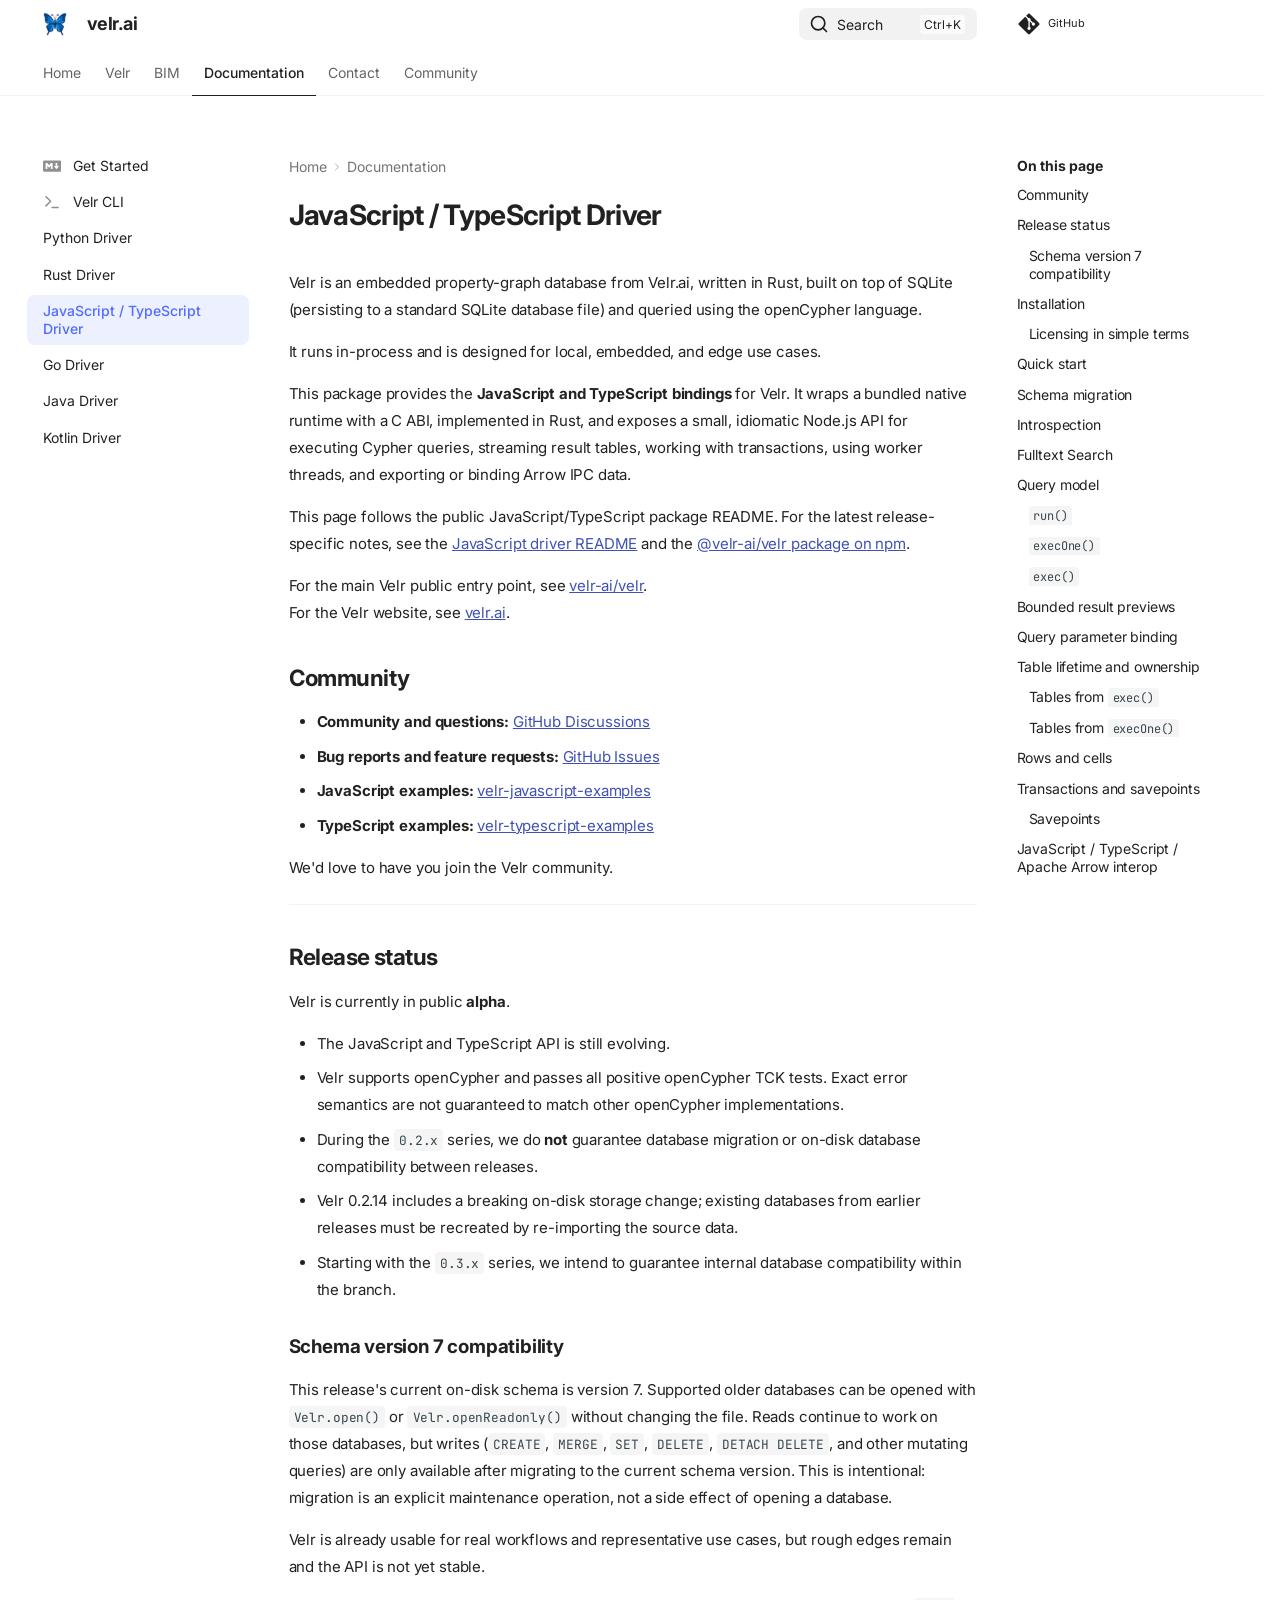
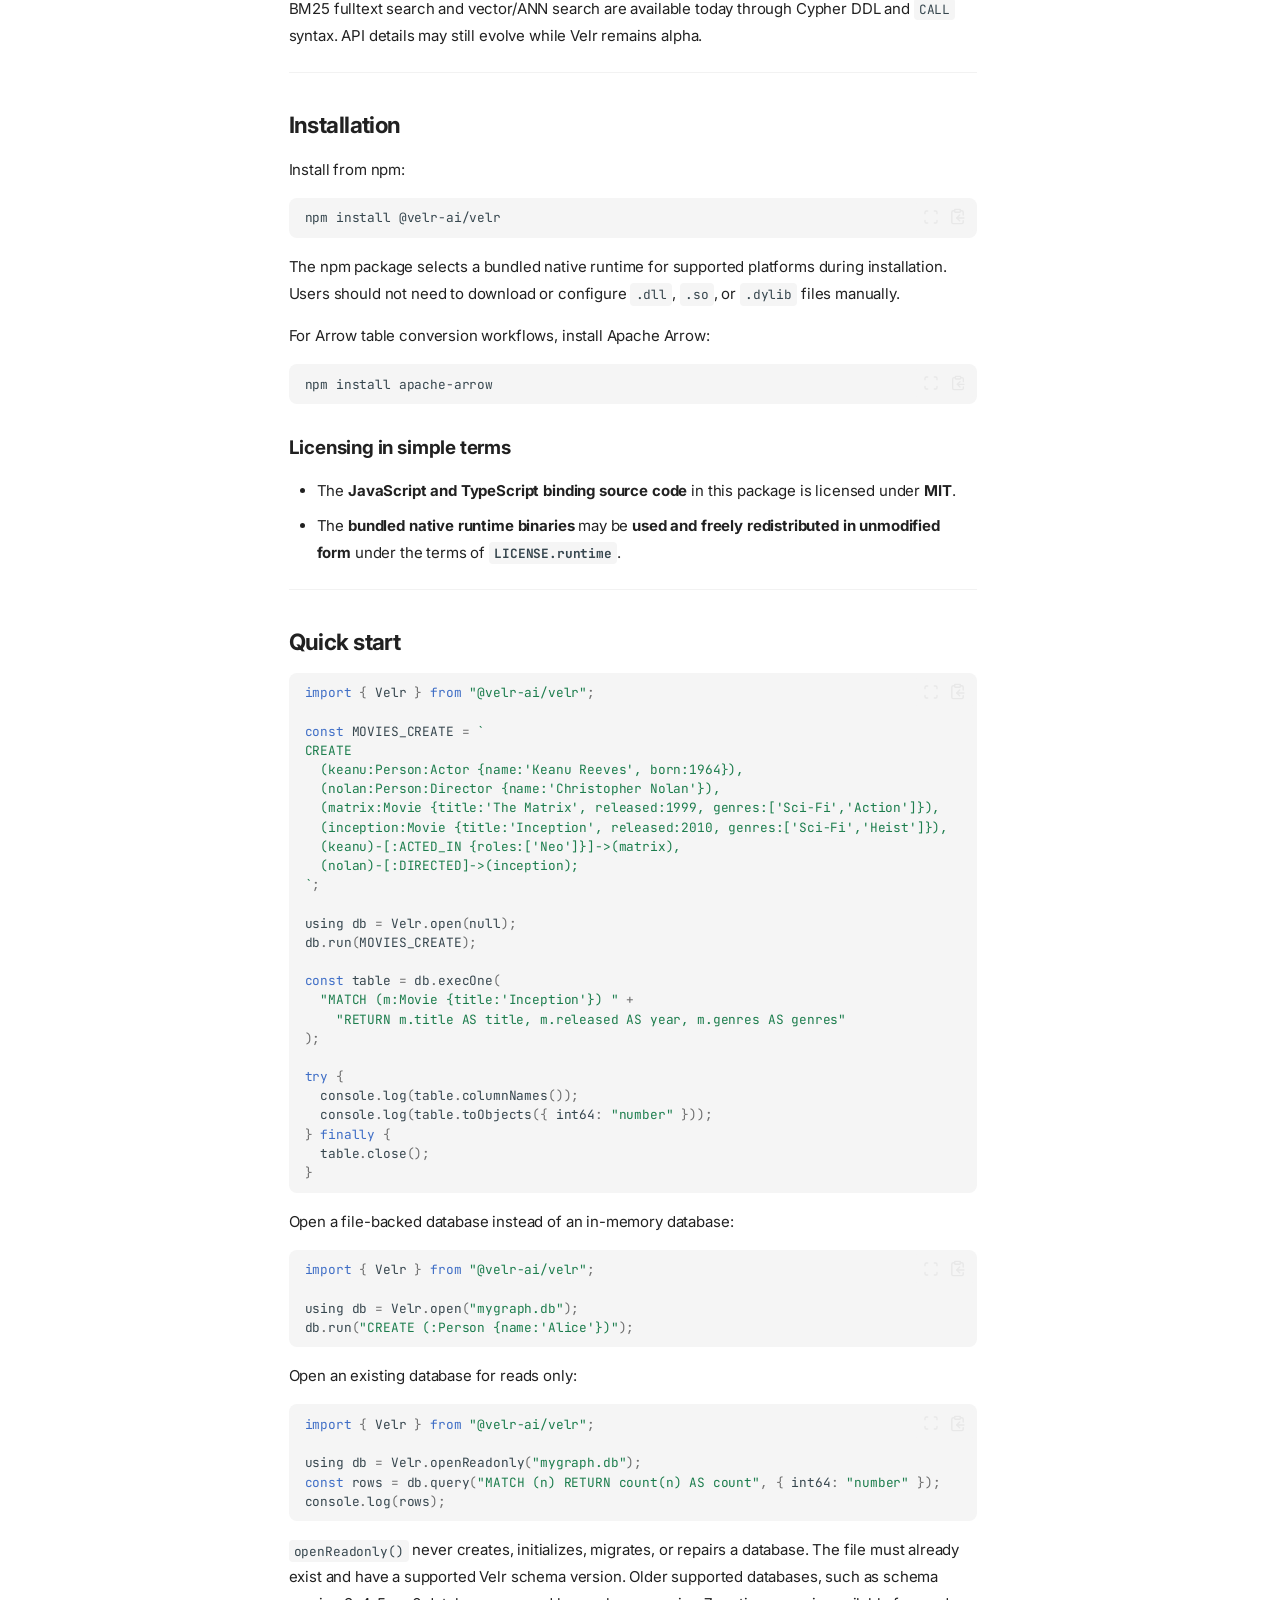
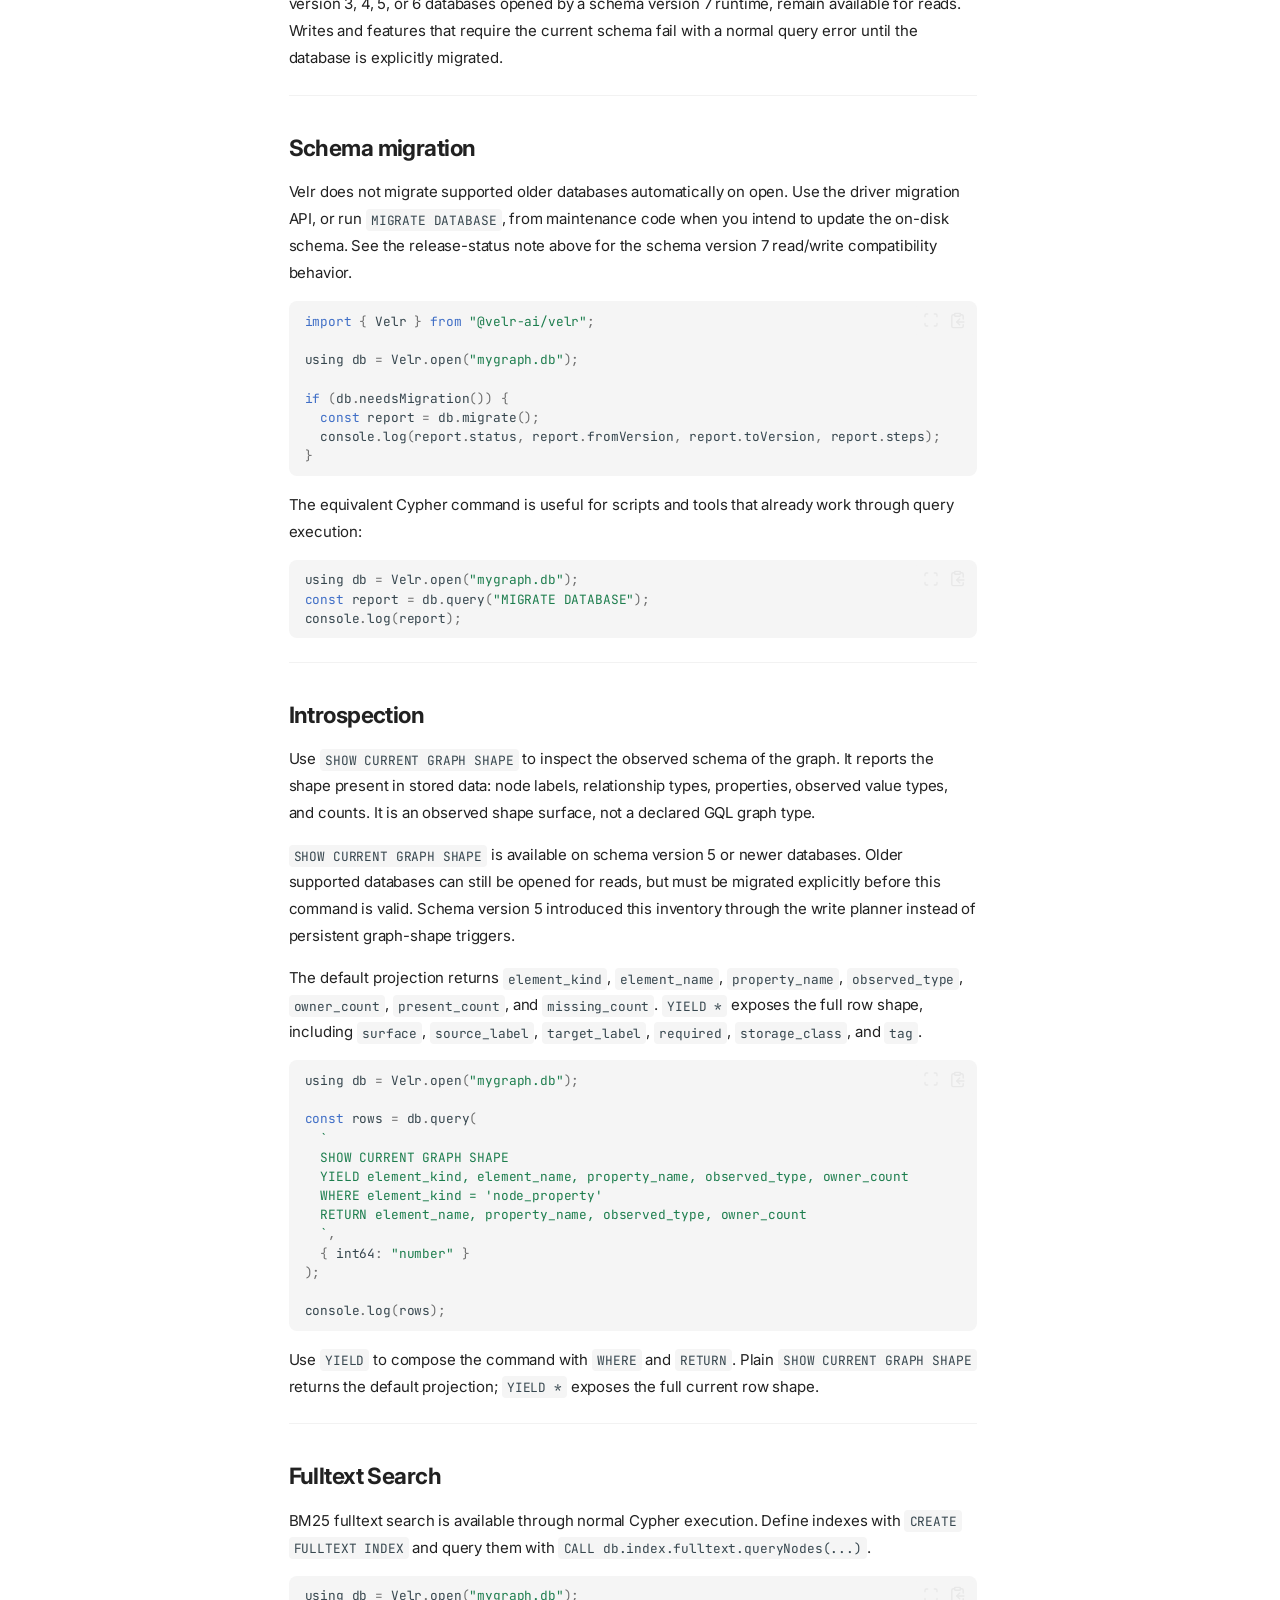
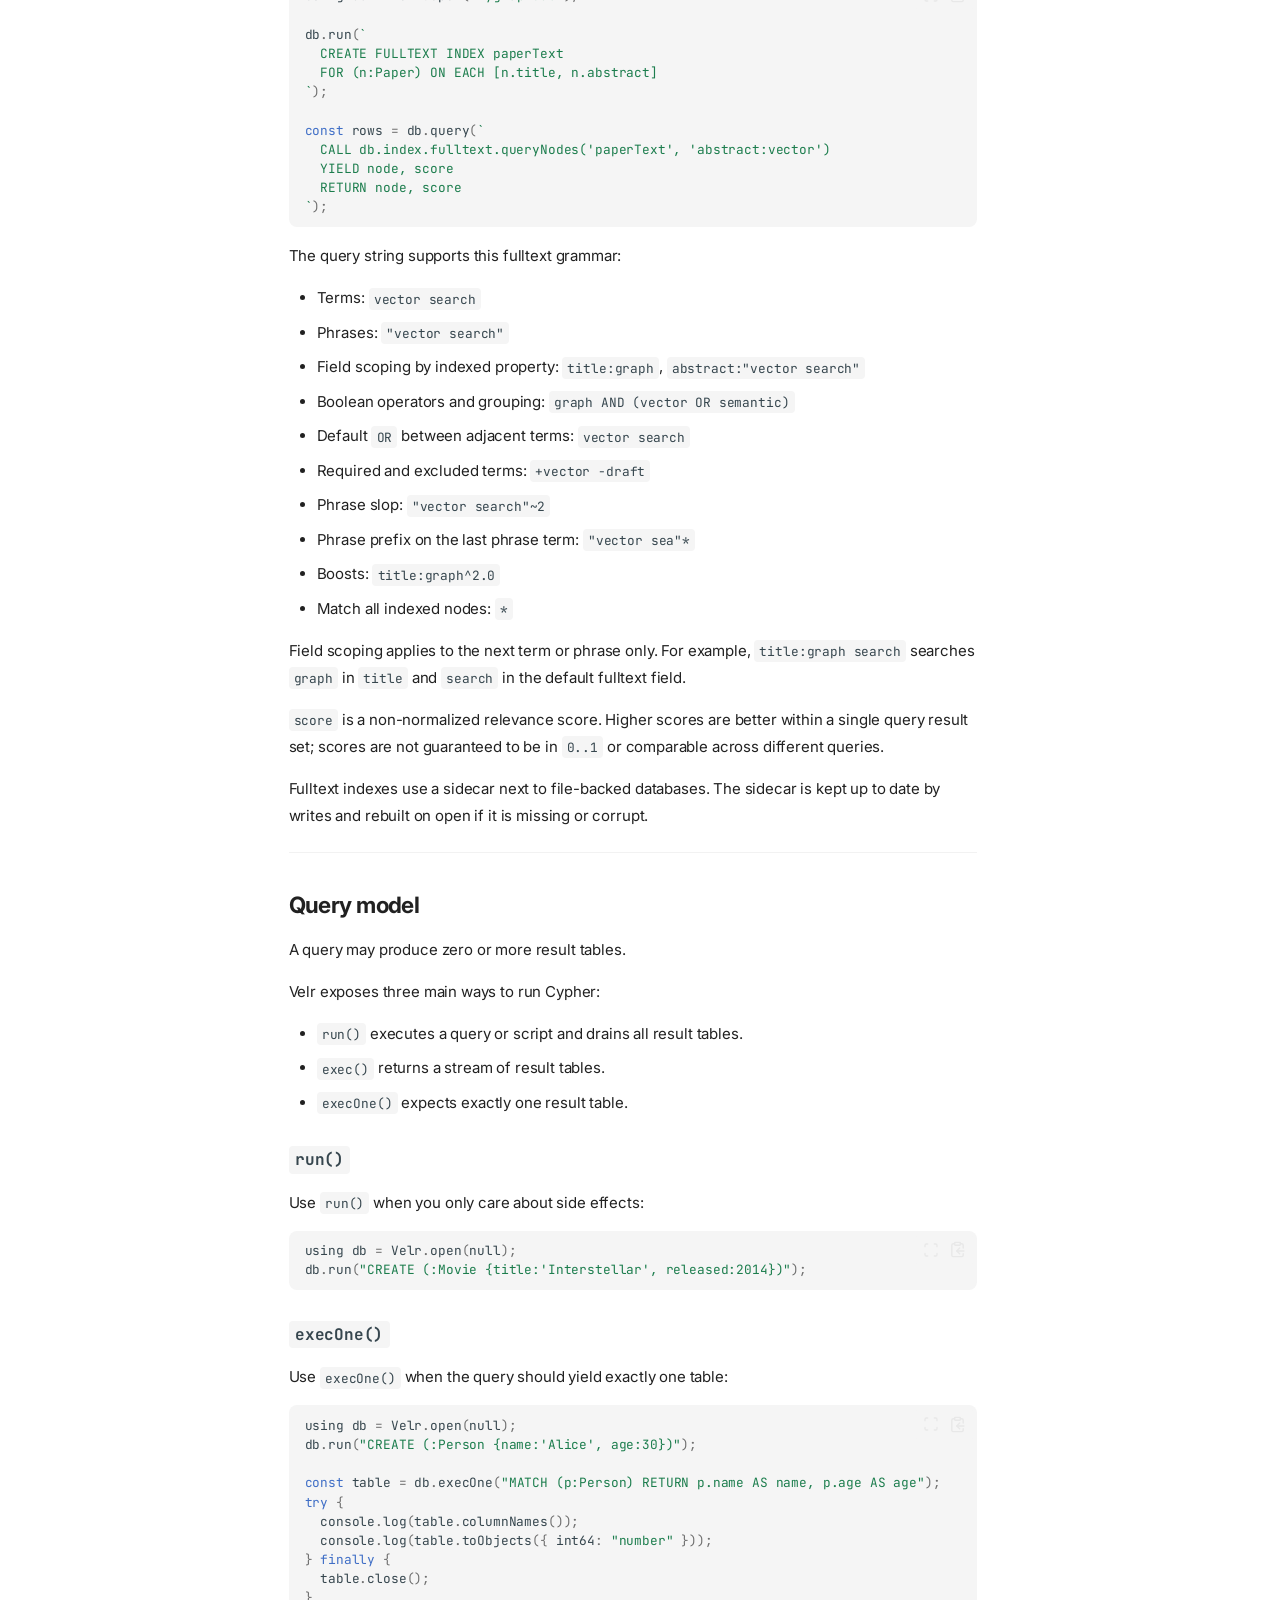
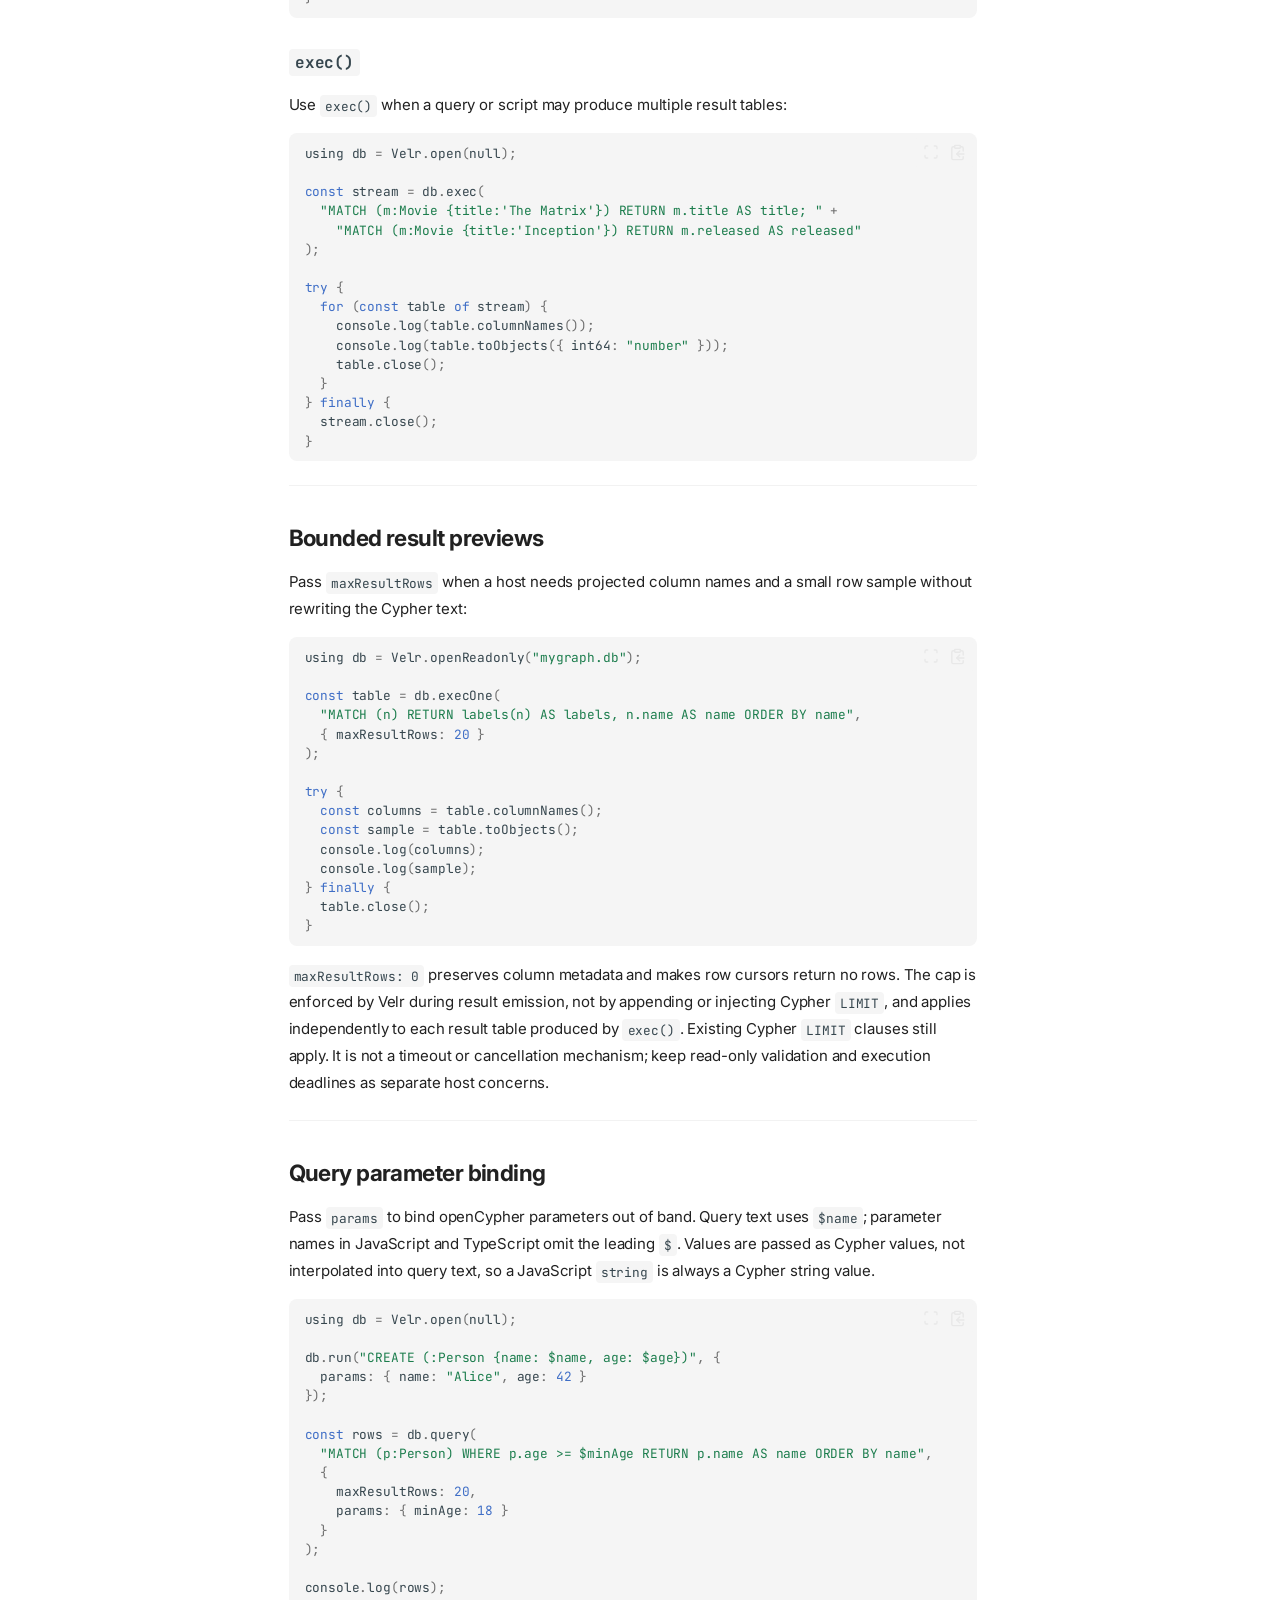
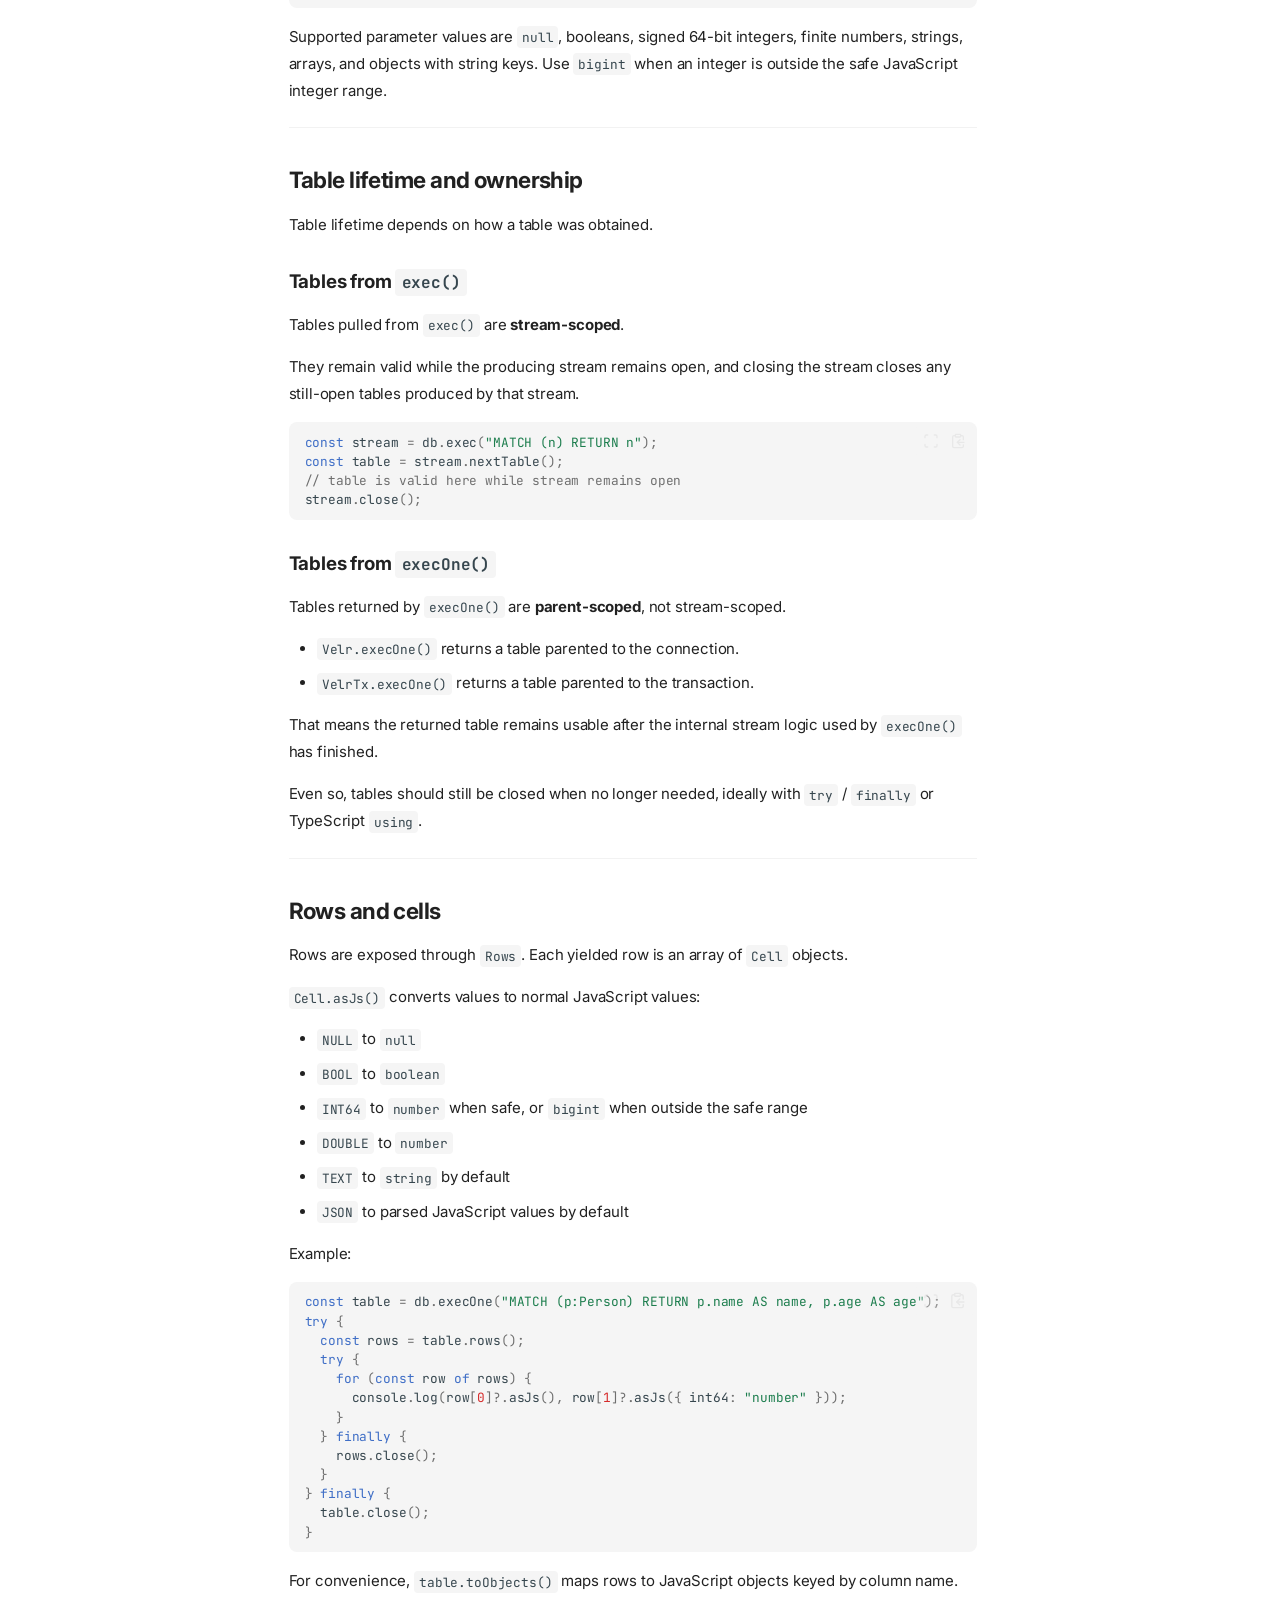
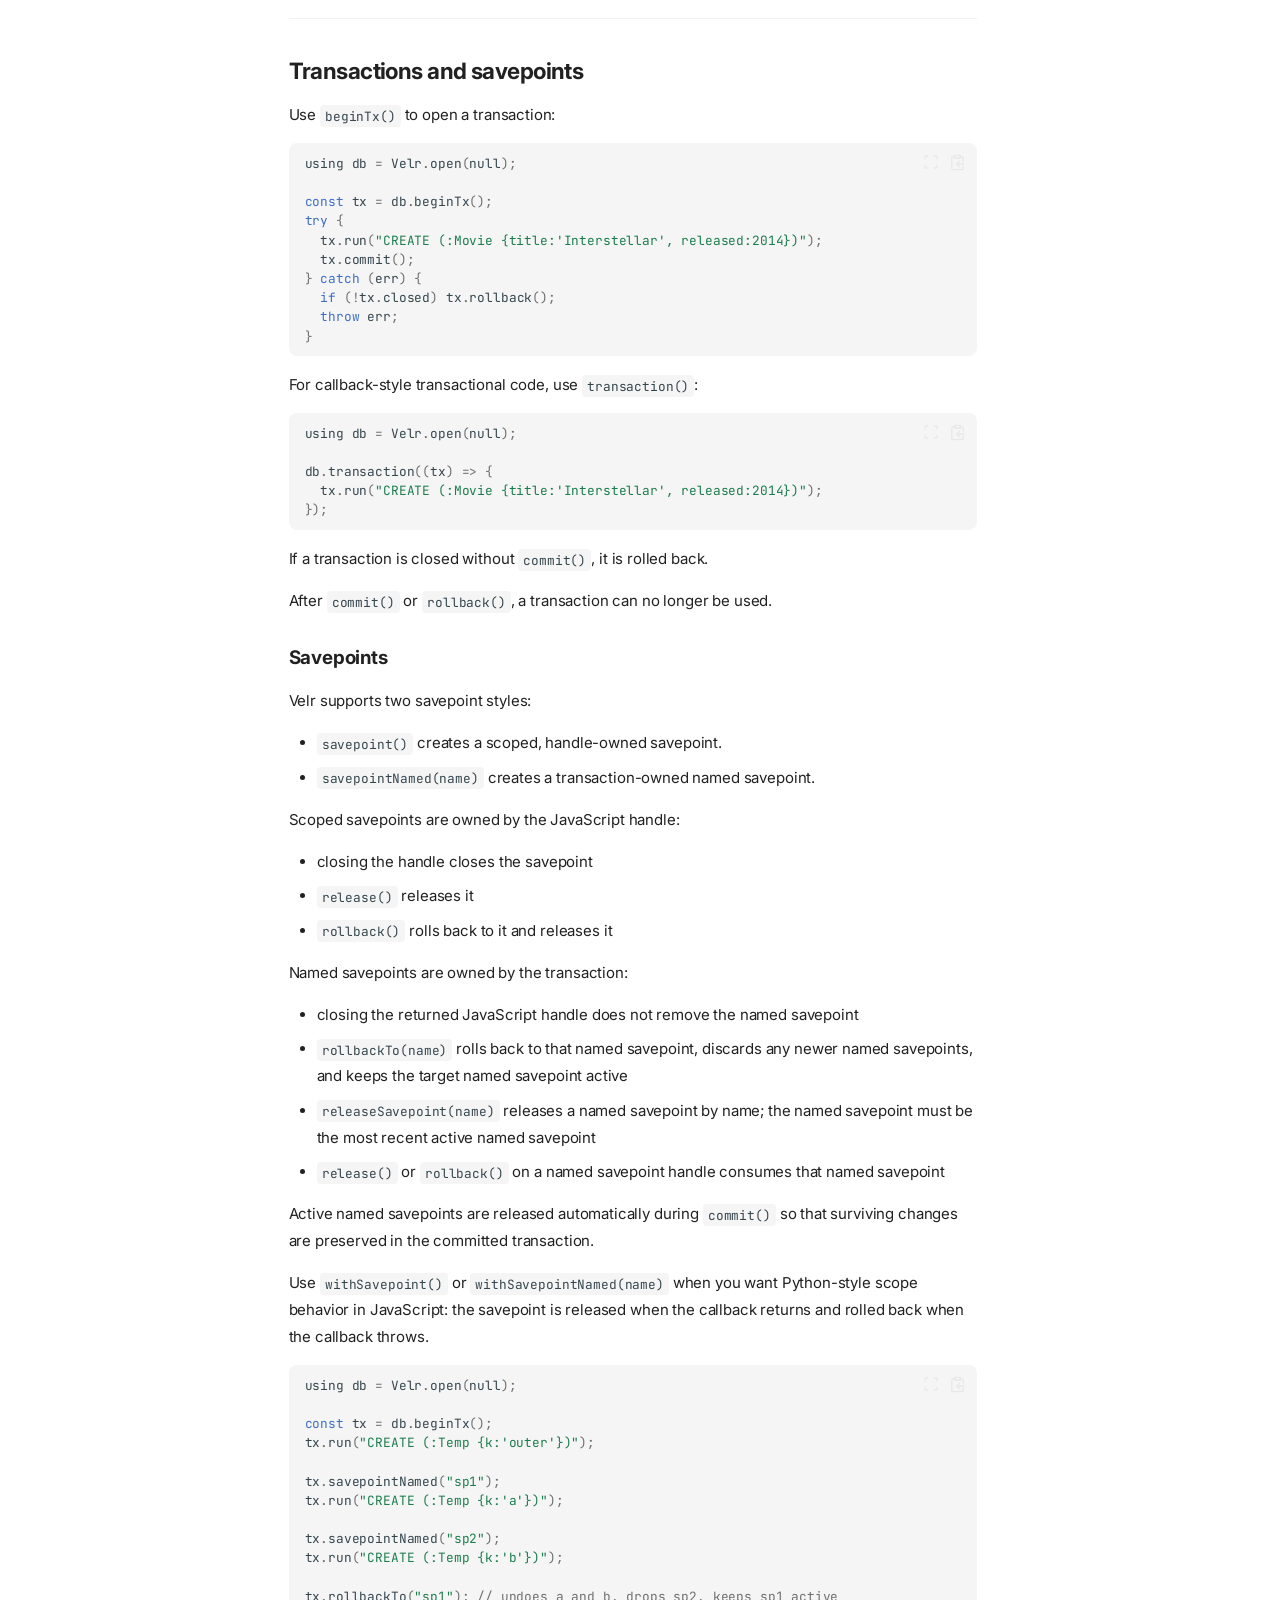
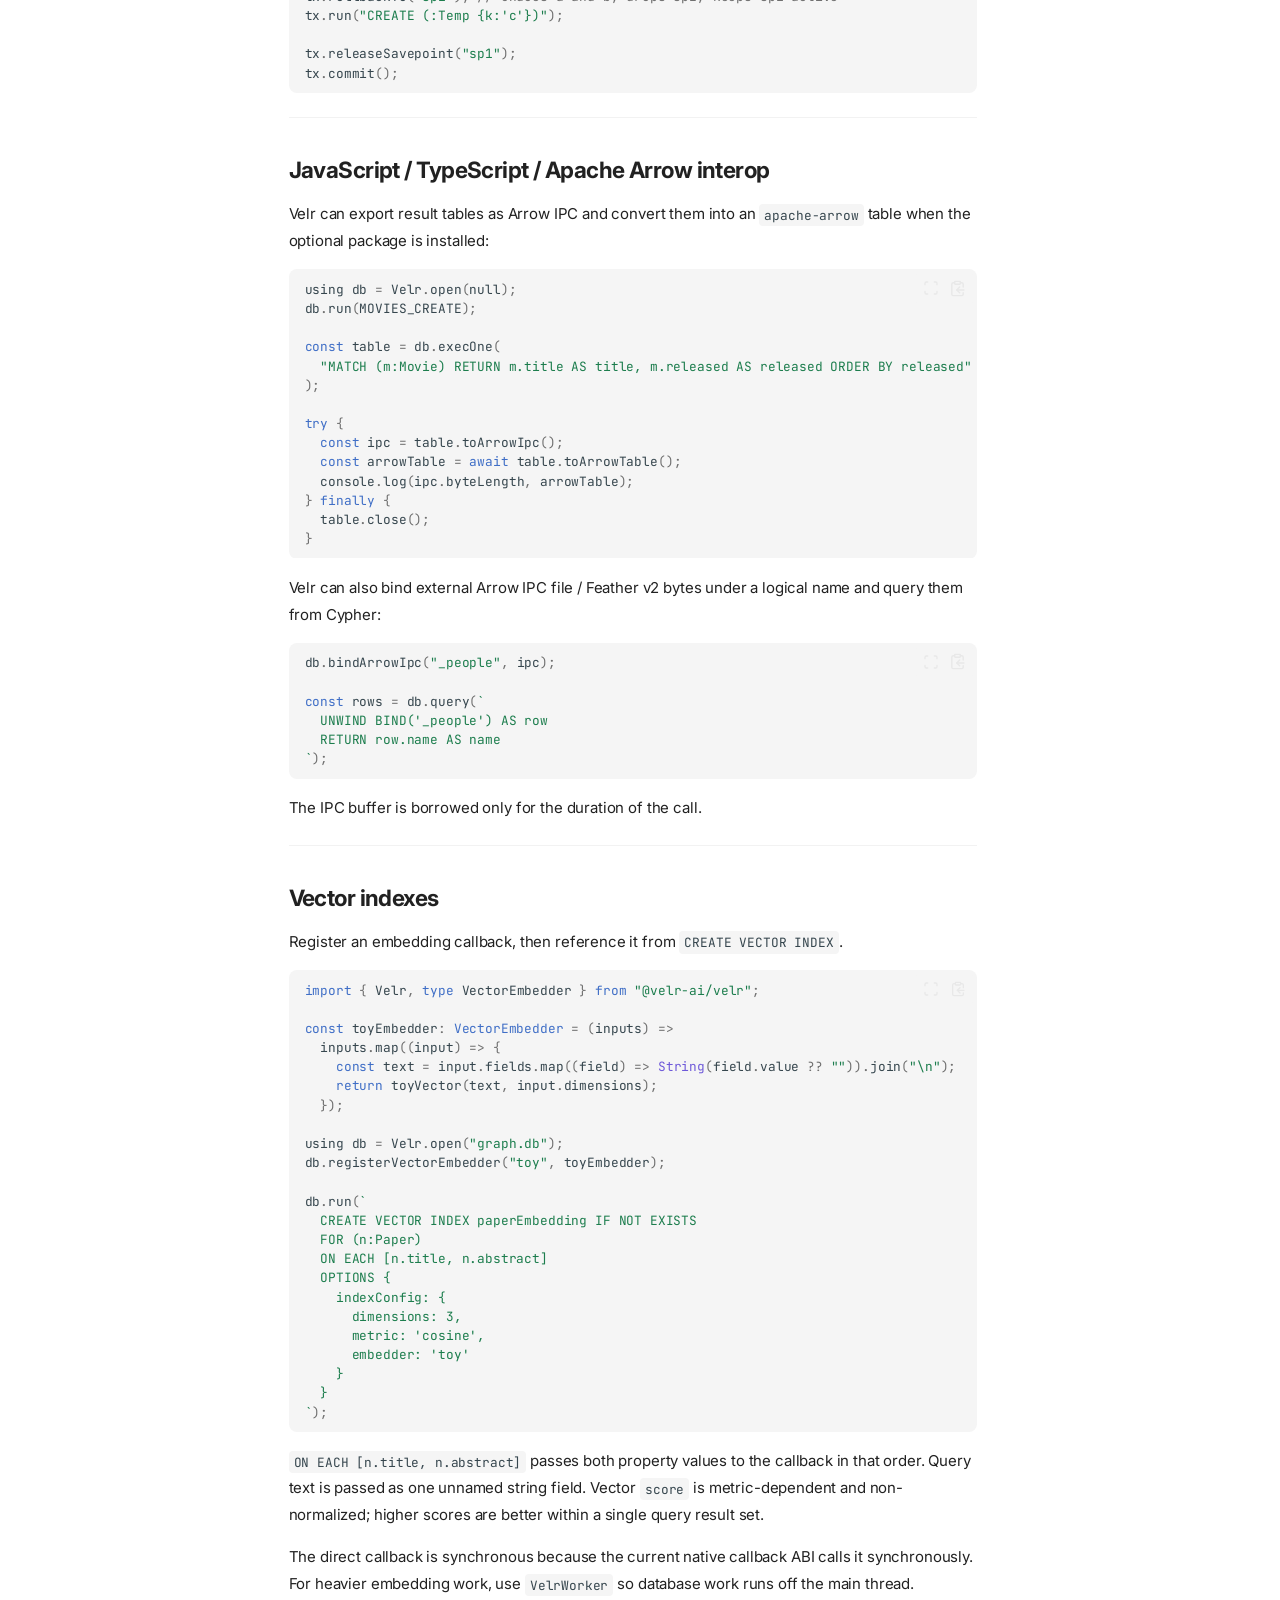
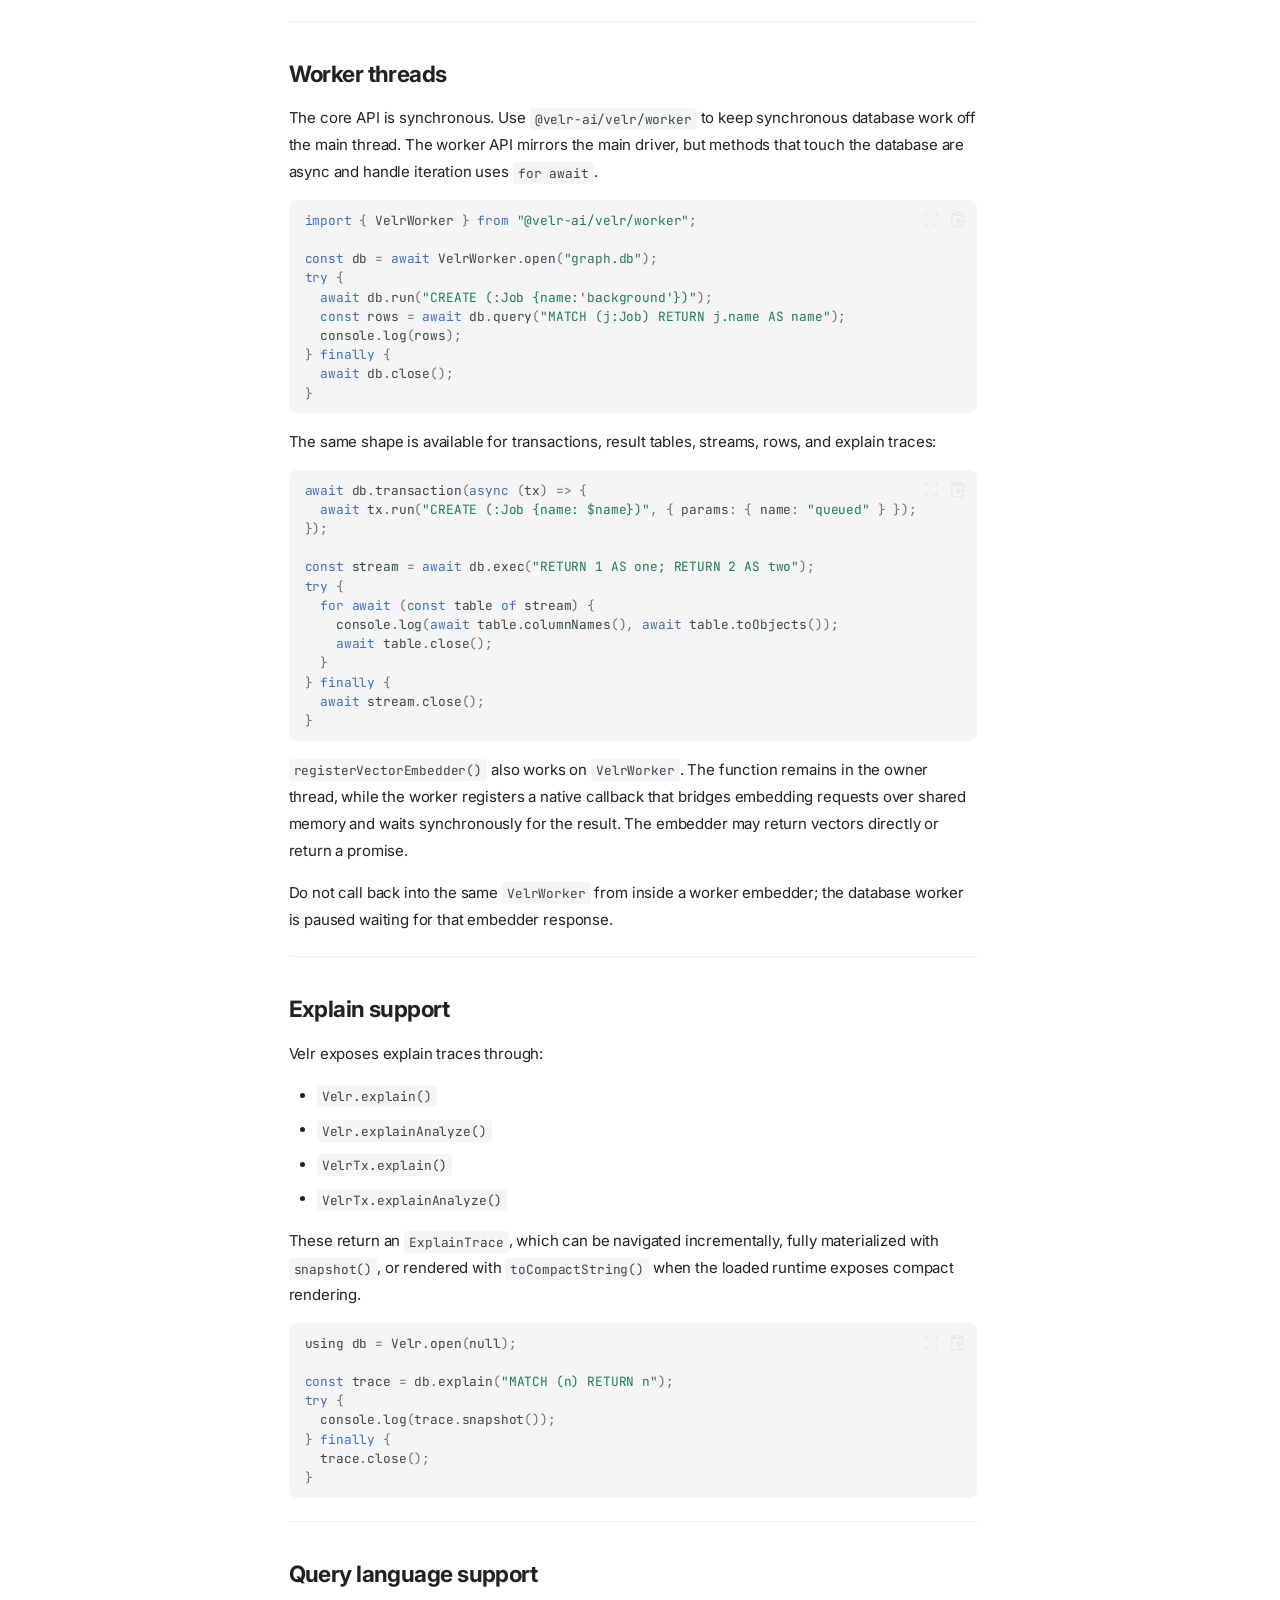
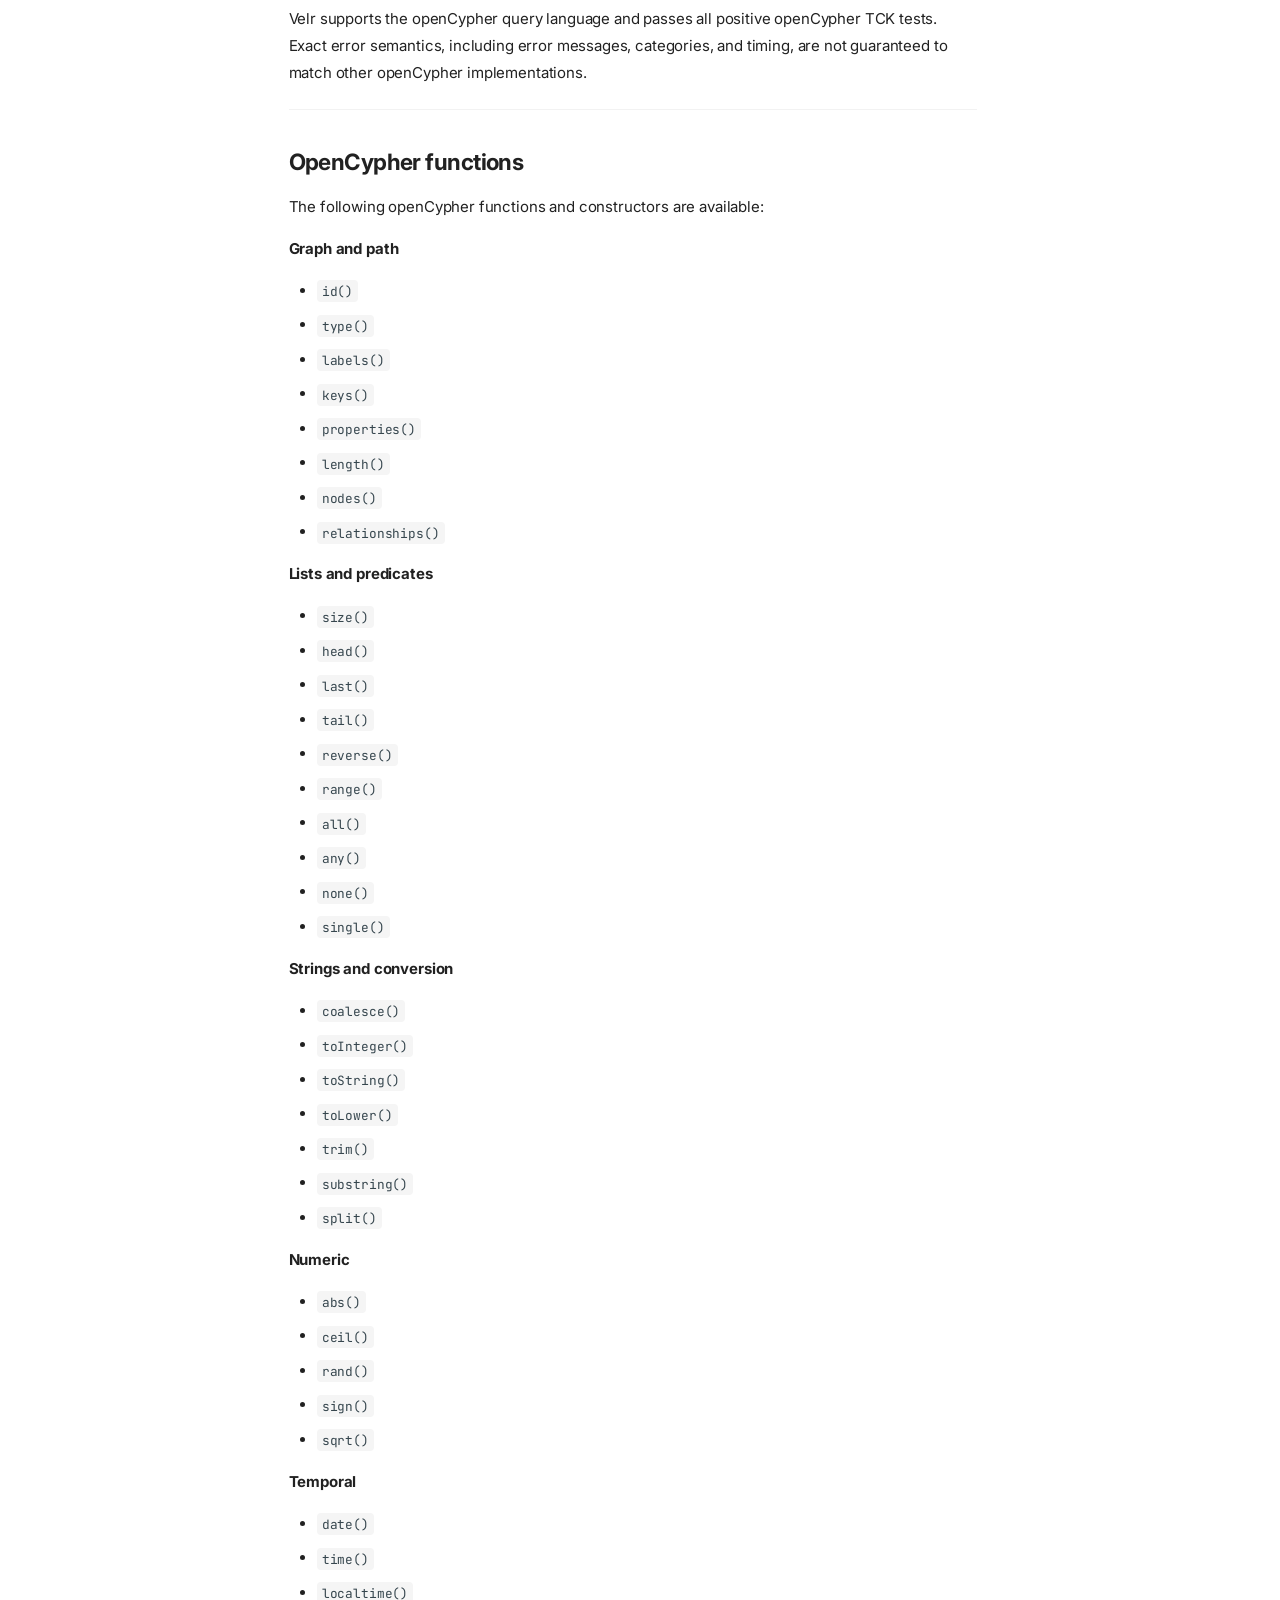
<file: docs/javascript-driver/index.html>
<!doctype html>
<html lang="en" class="no-js">
  <head>
    
      <meta charset="utf-8">
      <meta name="viewport" content="width=device-width,initial-scale=1">
      
        <meta name="description" content="Velr is a lightweight, blazingly fast Rust database that unifies openCypher graphs, SQL, BM25 full-text search, vectors, and time-series on top of SQLite.">
      
      
        <meta name="author" content="Tomas Karlsson">
      
      
        <link rel="canonical" href="https://velr.ai/docs/javascript-driver/">
      
      
        <link rel="prev" href="../rust-driver/">
      
      
        <link rel="next" href="../go-driver/">
      
      
        
      
      
      <link rel="icon" href="../../assets/images/favicon.png">
      <meta name="generator" content="zensical-0.0.47">
    
    
      
        <title>JavaScript / TypeScript Driver - velr.ai</title>
      
    
    
      
        
      
      <link rel="stylesheet" href="../../assets/stylesheets/modern/main.5e19f6ca.min.css">
      
        
          
        
        <link rel="stylesheet" href="../../assets/stylesheets/modern/palette.dfe2e883.min.css">
      
      


    
    
      
    
    
      
        
        
        <link rel="preconnect" href="https://fonts.gstatic.com" crossorigin>
        <link rel="stylesheet" href="https://fonts.googleapis.com/css?family=Inter:300,300i,400,400i,500,500i,700,700i%7CJetBrains+Mono:400,400i,700,700i&amp;display=fallback">
        <style>:root{--md-text-font:"Inter";--md-code-font:"JetBrains Mono"}</style>
      
    
    
      <link rel="stylesheet" href="../../assets/stylesheets/landing.css">
    
    <script>__md_scope=new URL("../..",location),__md_scope.pathname.endsWith("/")||(__md_scope=new URL(__md_scope.pathname+"/",location)),__md_hash=e=>[...e].reduce(((e,t)=>(e<<5)-e+t.charCodeAt(0)),0),__md_get=(e,t=localStorage,_=__md_scope)=>JSON.parse(t.getItem(_.pathname+"."+e)),__md_set=(e,t,_=localStorage,a=__md_scope)=>{try{_.setItem(a.pathname+"."+e,JSON.stringify(t))}catch(e){}},document.documentElement.setAttribute("data-platform",navigator.platform)</script>
    
      

    
    
  </head>
  
  
    
    
      
    
    
    
    
    <body dir="ltr" data-md-color-scheme="default" data-md-color-primary="indigo" data-md-color-accent="indigo">
  
    
    <input class="md-toggle" data-md-toggle="drawer" type="checkbox" id="__drawer" autocomplete="off">
    <input class="md-toggle" data-md-toggle="search" type="checkbox" id="__search" autocomplete="off">
    <label class="md-overlay" for="__drawer" aria-label="Navigation"></label>
    <div data-md-component="skip">
      
        
        <a href="#javascript-typescript-driver" class="md-skip">
          Skip to content
        </a>
      
    </div>
    <div data-md-component="announce">
      
    </div>
    
    
      

<header class="md-header" data-md-component="header">
  <nav class="md-header__inner md-grid" aria-label="Header">
    <a href="../.." title="velr.ai" class="md-header__button md-logo" aria-label="velr.ai" data-md-component="logo">
      
  <img src="../../assets/logo_bf_small.png" alt="velr.ai">

    </a>
    <label class="md-header__button md-icon" for="__drawer" aria-label="Navigation">
      
      <svg xmlns="http://www.w3.org/2000/svg" fill="none" stroke="currentColor" stroke-linecap="round" stroke-linejoin="round" stroke-width="2" class="lucide lucide-menu" viewBox="0 0 24 24"><path d="M4 5h16M4 12h16M4 19h16"/></svg>
    </label>
    <div class="md-header__title" data-md-component="header-title">
      <div class="md-header__ellipsis">
        <div class="md-header__topic">
          <span class="md-ellipsis">
            velr.ai
          </span>
        </div>
        <div class="md-header__topic" data-md-component="header-topic">
          <span class="md-ellipsis">
            
              JavaScript / TypeScript Driver
            
          </span>
        </div>
      </div>
    </div>
    
      
        <form class="md-header__option" data-md-component="palette">
  
    
    
    
    <input class="md-option" data-md-color-media="none" data-md-color-scheme="default" data-md-color-primary="indigo" data-md-color-accent="indigo"  aria-hidden="true"  type="radio" name="__palette" id="__palette_0">
    
  
</form>
      
    
    
      <script>var palette=__md_get("__palette");if(palette&&palette.color){if("(prefers-color-scheme)"===palette.color.media){var media=matchMedia("(prefers-color-scheme: light)"),input=document.querySelector(media.matches?"[data-md-color-media='(prefers-color-scheme: light)']":"[data-md-color-media='(prefers-color-scheme: dark)']");palette.color.media=input.getAttribute("data-md-color-media"),palette.color.scheme=input.getAttribute("data-md-color-scheme"),palette.color.primary=input.getAttribute("data-md-color-primary"),palette.color.accent=input.getAttribute("data-md-color-accent")}for(var[key,value]of Object.entries(palette.color))document.body.setAttribute("data-md-color-"+key,value)}</script>
    
    
    
      
      
        <label class="md-header__button md-icon" for="__search" aria-label="Search">
          
          <svg xmlns="http://www.w3.org/2000/svg" fill="none" stroke="currentColor" stroke-linecap="round" stroke-linejoin="round" stroke-width="2" class="lucide lucide-search" viewBox="0 0 24 24"><path d="m21 21-4.34-4.34"/><circle cx="11" cy="11" r="8"/></svg>
        </label>
        <div class="md-search" data-md-component="search" role="dialog" aria-label="Search">
  <button type="button" class="md-search__button">
    Search
  </button>
</div>
      
    
    <div class="md-header__source">
      
        <a href="https://github.com/velr-ai/velr" title="Go to repository" class="md-source" data-md-component="source">
  <div class="md-source__icon md-icon">
    
    <svg xmlns="http://www.w3.org/2000/svg" viewBox="0 0 448 512"><!--! Font Awesome Free 7.2.0 by @fontawesome - https://fontawesome.com License - https://fontawesome.com/license/free (Icons: CC BY 4.0, Fonts: SIL OFL 1.1, Code: MIT License) Copyright 2026 Fonticons, Inc.--><path fill="currentColor" d="M439.6 236.1 244 40.5c-5.4-5.5-12.8-8.5-20.4-8.5s-15 3-20.4 8.4L162.5 81l51.5 51.5c27.1-9.1 52.7 16.8 43.4 43.7l49.7 49.7c34.2-11.8 61.2 31 35.5 56.7-26.5 26.5-70.2-2.9-56-37.3L240.3 199v121.9c25.3 12.5 22.3 41.8 9.1 55-6.4 6.4-15.2 10.1-24.3 10.1s-17.8-3.6-24.3-10.1c-17.6-17.6-11.1-46.9 11.2-56v-123c-20.8-8.5-24.6-30.7-18.6-45L142.6 101 8.5 235.1C3 240.6 0 247.9 0 255.5s3 15 8.5 20.4l195.6 195.7c5.4 5.4 12.7 8.4 20.4 8.4s15-3 20.4-8.4l194.7-194.7c5.4-5.4 8.4-12.8 8.4-20.4s-3-15-8.4-20.4"/></svg>
  </div>
  <div class="md-source__repository">
    GitHub
  </div>
</a>
      
    </div>
  </nav>
  
</header>
    
    <div class="md-container" data-md-component="container">
      
      
        
          
            
<nav class="md-tabs" aria-label="Tabs" data-md-component="tabs">
  <div class="md-grid">
    <ul class="md-tabs__list">
      
        
  
  
  
  
    <li class="md-tabs__item">
      <a href="../.." class="md-tabs__link">
        
  
  Home

      </a>
    </li>
  

      
        
  
  
  
  
    <li class="md-tabs__item">
      <a href="../../velr/" class="md-tabs__link">
        
  
  Velr

      </a>
    </li>
  

      
        
  
  
  
  
    <li class="md-tabs__item">
      <a href="../../velr-ifc/" class="md-tabs__link">
        
  
  BIM

      </a>
    </li>
  

      
        
  
  
  
    
  
  
    
      
      
        
      
        
      
        
      
        
      
        
      
        
      
        
      
        
      
    
    
    
    
      <li class="md-tabs__item md-tabs__item--active">
        <a href="../get-started/" class="md-tabs__link">
          
  
  Documentation

        </a>
      </li>
    
  

      
        
  
  
  
  
    <li class="md-tabs__item">
      <a href="../../contact/" class="md-tabs__link">
        
  
  Contact

      </a>
    </li>
  

      
        
  
  
  
  
    
      
      
        
          
        
      
    
    
    
    
      <li class="md-tabs__item">
        <a href="../../community/" class="md-tabs__link">
          
  
  Community

        </a>
      </li>
    
  

      
    </ul>
  </div>
</nav>
          
        
      
      <main class="md-main" data-md-component="main">
        <div class="md-main__inner md-grid">
          
            
              
              <div class="md-sidebar md-sidebar--primary" data-md-component="sidebar" data-md-type="navigation" >
                <div class="md-sidebar__scrollwrap">
                  <div class="md-sidebar__inner">
                    


  


<nav class="md-nav md-nav--primary md-nav--lifted" aria-label="Navigation" data-md-level="0">
  <label class="md-nav__title" for="__drawer">
    <a href="../.." title="velr.ai" class="md-nav__button md-logo" aria-label="velr.ai" data-md-component="logo">
      
  <img src="../../assets/logo_bf_small.png" alt="velr.ai">

    </a>
    velr.ai
  </label>
  
    <div class="md-nav__source">
      <a href="https://github.com/velr-ai/velr" title="Go to repository" class="md-source" data-md-component="source">
  <div class="md-source__icon md-icon">
    
    <svg xmlns="http://www.w3.org/2000/svg" viewBox="0 0 448 512"><!--! Font Awesome Free 7.2.0 by @fontawesome - https://fontawesome.com License - https://fontawesome.com/license/free (Icons: CC BY 4.0, Fonts: SIL OFL 1.1, Code: MIT License) Copyright 2026 Fonticons, Inc.--><path fill="currentColor" d="M439.6 236.1 244 40.5c-5.4-5.5-12.8-8.5-20.4-8.5s-15 3-20.4 8.4L162.5 81l51.5 51.5c27.1-9.1 52.7 16.8 43.4 43.7l49.7 49.7c34.2-11.8 61.2 31 35.5 56.7-26.5 26.5-70.2-2.9-56-37.3L240.3 199v121.9c25.3 12.5 22.3 41.8 9.1 55-6.4 6.4-15.2 10.1-24.3 10.1s-17.8-3.6-24.3-10.1c-17.6-17.6-11.1-46.9 11.2-56v-123c-20.8-8.5-24.6-30.7-18.6-45L142.6 101 8.5 235.1C3 240.6 0 247.9 0 255.5s3 15 8.5 20.4l195.6 195.7c5.4 5.4 12.7 8.4 20.4 8.4s15-3 20.4-8.4l194.7-194.7c5.4-5.4 8.4-12.8 8.4-20.4s-3-15-8.4-20.4"/></svg>
  </div>
  <div class="md-source__repository">
    GitHub
  </div>
</a>
    </div>
  
  <ul class="md-nav__list" data-md-scrollfix>
    
      
      
  
  
  
  
    <li class="md-nav__item">
      <a href="../.." class="md-nav__link">
        
  
  
    <svg xmlns="http://www.w3.org/2000/svg" fill="none" stroke="currentColor" stroke-linecap="round" stroke-linejoin="round" stroke-width="2" class="lucide lucide-rocket" viewBox="0 0 24 24"><path d="M12 15v5s3.03-.55 4-2c1.08-1.62 0-5 0-5M4.5 16.5c-1.5 1.26-2 5-2 5s3.74-.5 5-2c.71-.84.7-2.13-.09-2.91a2.18 2.18 0 0 0-2.91-.09"/><path d="M9 12a22 22 0 0 1 2-3.95A12.88 12.88 0 0 1 22 2c0 2.72-.78 7.5-6 11a22.4 22.4 0 0 1-4 2z"/><path d="M9 12H4s.55-3.03 2-4c1.62-1.08 5 .05 5 .05"/></svg>
  
  <span class="md-ellipsis">
    
  
  Home

    
  </span>
  
  

      </a>
    </li>
  

    
      
      
  
  
  
  
    <li class="md-nav__item">
      <a href="../../velr/" class="md-nav__link">
        
  
  
    <svg xmlns="http://www.w3.org/2000/svg" fill="none" stroke="currentColor" stroke-linecap="round" stroke-linejoin="round" stroke-width="2" class="lucide lucide-database" viewBox="0 0 24 24"><ellipse cx="12" cy="5" rx="9" ry="3"/><path d="M3 5v14a9 3 0 0 0 18 0V5"/><path d="M3 12a9 3 0 0 0 18 0"/></svg>
  
  <span class="md-ellipsis">
    
  
  Velr

    
  </span>
  
  

      </a>
    </li>
  

    
      
      
  
  
  
  
    <li class="md-nav__item">
      <a href="../../velr-ifc/" class="md-nav__link">
        
  
  
    <svg xmlns="http://www.w3.org/2000/svg" fill="none" stroke="currentColor" stroke-linecap="round" stroke-linejoin="round" stroke-width="2" class="lucide lucide-box" viewBox="0 0 24 24"><path d="M21 8a2 2 0 0 0-1-1.73l-7-4a2 2 0 0 0-2 0l-7 4A2 2 0 0 0 3 8v8a2 2 0 0 0 1 1.73l7 4a2 2 0 0 0 2 0l7-4A2 2 0 0 0 21 16Z"/><path d="m3.3 7 8.7 5 8.7-5M12 22V12"/></svg>
  
  <span class="md-ellipsis">
    
  
  BIM

    
  </span>
  
  

      </a>
    </li>
  

    
      
      
  
  
    
  
  
  
    
    
      
        
      
        
      
        
      
        
      
        
      
        
      
        
      
        
      
    
    
    
      
        
        
      
      
        
      
    
    
    <li class="md-nav__item md-nav__item--active md-nav__item--section md-nav__item--nested">
      
        
        
        <input class="md-nav__toggle md-toggle " type="checkbox" id="__nav_4" checked>
        
          
          <label class="md-nav__link" for="__nav_4" id="__nav_4_label" tabindex="">
            
  
  
  <span class="md-ellipsis">
    
  
  Documentation

    
  </span>
  
  

            <span class="md-nav__icon md-icon"></span>
          </label>
        
        <nav class="md-nav" data-md-level="1" aria-labelledby="__nav_4_label" aria-expanded="true">
          <label class="md-nav__title" for="__nav_4">
            <span class="md-nav__icon md-icon"></span>
            
  
  Documentation

          </label>
          <ul class="md-nav__list" data-md-scrollfix>
            
              
                
  
  
  
  
    <li class="md-nav__item">
      <a href="../get-started/" class="md-nav__link">
        
  
  
    <svg xmlns="http://www.w3.org/2000/svg" viewBox="0 0 24 24"><title>Markdown</title><path d="M22.27 19.385H1.73A1.73 1.73 0 0 1 0 17.655V6.345a1.73 1.73 0 0 1 1.73-1.73h20.54A1.73 1.73 0 0 1 24 6.345v11.308a1.73 1.73 0 0 1-1.73 1.731zM5.769 15.923v-4.5l2.308 2.885 2.307-2.885v4.5h2.308V8.078h-2.308l-2.307 2.885-2.308-2.885H3.46v7.847zM21.232 12h-2.309V8.077h-2.307V12h-2.308l3.461 4.039z"/></svg>
  
  <span class="md-ellipsis">
    
  
  Get Started

    
  </span>
  
  

      </a>
    </li>
  

              
            
              
                
  
  
  
  
    <li class="md-nav__item">
      <a href="../shell/" class="md-nav__link">
        
  
  
    <svg xmlns="http://www.w3.org/2000/svg" fill="none" stroke="currentColor" stroke-linecap="round" stroke-linejoin="round" stroke-width="2" class="lucide lucide-terminal" viewBox="0 0 24 24"><path d="M12 19h8M4 17l6-6-6-6"/></svg>
  
  <span class="md-ellipsis">
    
  
  Velr CLI

    
  </span>
  
  

      </a>
    </li>
  

              
            
              
                
  
  
  
  
    <li class="md-nav__item">
      <a href="../python-driver/" class="md-nav__link">
        
  
  
  <span class="md-ellipsis">
    
  
  Python Driver

    
  </span>
  
  

      </a>
    </li>
  

              
            
              
                
  
  
  
  
    <li class="md-nav__item">
      <a href="../rust-driver/" class="md-nav__link">
        
  
  
  <span class="md-ellipsis">
    
  
  Rust Driver

    
  </span>
  
  

      </a>
    </li>
  

              
            
              
                
  
  
    
  
  
  
    <li class="md-nav__item md-nav__item--active">
      
      
      
      
        
      
      
        <label class="md-nav__link md-nav__link--active" for="__toc">
          
  
  
  <span class="md-ellipsis">
    
  
  JavaScript / TypeScript Driver

    
  </span>
  
  

          <span class="md-nav__icon md-icon"></span>
        </label>
      
      <a href="././" class="md-nav__link md-nav__link--active">
        
  
  
  <span class="md-ellipsis">
    
  
  JavaScript / TypeScript Driver

    
  </span>
  
  

      </a>
      
        


<nav class="md-nav md-nav--secondary" aria-label="On this page">
  
  
  
    
  
  
    <label class="md-nav__title" for="__toc">
      <span class="md-nav__icon md-icon"></span>
      On this page
    </label>
    <ul class="md-nav__list" data-md-component="toc" data-md-scrollfix>
      
        <li class="md-nav__item">
  <a href="#community" class="md-nav__link">
    <span class="md-ellipsis">
      <span class="md-typeset">
        Community
      </span>
    </span>
  </a>
  
</li>
      
        <li class="md-nav__item">
  <a href="#release-status" class="md-nav__link">
    <span class="md-ellipsis">
      <span class="md-typeset">
        Release status
      </span>
    </span>
  </a>
  
    <nav class="md-nav" aria-label="Release status">
      <ul class="md-nav__list">
        
          <li class="md-nav__item">
  <a href="#schema-version-7-compatibility" class="md-nav__link">
    <span class="md-ellipsis">
      <span class="md-typeset">
        Schema version 7 compatibility
      </span>
    </span>
  </a>
  
</li>
        
      </ul>
    </nav>
  
</li>
      
        <li class="md-nav__item">
  <a href="#installation" class="md-nav__link">
    <span class="md-ellipsis">
      <span class="md-typeset">
        Installation
      </span>
    </span>
  </a>
  
    <nav class="md-nav" aria-label="Installation">
      <ul class="md-nav__list">
        
          <li class="md-nav__item">
  <a href="#licensing-in-simple-terms" class="md-nav__link">
    <span class="md-ellipsis">
      <span class="md-typeset">
        Licensing in simple terms
      </span>
    </span>
  </a>
  
</li>
        
      </ul>
    </nav>
  
</li>
      
        <li class="md-nav__item">
  <a href="#quick-start" class="md-nav__link">
    <span class="md-ellipsis">
      <span class="md-typeset">
        Quick start
      </span>
    </span>
  </a>
  
</li>
      
        <li class="md-nav__item">
  <a href="#schema-migration" class="md-nav__link">
    <span class="md-ellipsis">
      <span class="md-typeset">
        Schema migration
      </span>
    </span>
  </a>
  
</li>
      
        <li class="md-nav__item">
  <a href="#introspection" class="md-nav__link">
    <span class="md-ellipsis">
      <span class="md-typeset">
        Introspection
      </span>
    </span>
  </a>
  
</li>
      
        <li class="md-nav__item">
  <a href="#fulltext-search" class="md-nav__link">
    <span class="md-ellipsis">
      <span class="md-typeset">
        Fulltext Search
      </span>
    </span>
  </a>
  
</li>
      
        <li class="md-nav__item">
  <a href="#query-model" class="md-nav__link">
    <span class="md-ellipsis">
      <span class="md-typeset">
        Query model
      </span>
    </span>
  </a>
  
    <nav class="md-nav" aria-label="Query model">
      <ul class="md-nav__list">
        
          <li class="md-nav__item">
  <a href="#run" class="md-nav__link">
    <span class="md-ellipsis">
      <span class="md-typeset">
        <code>run()</code>
      </span>
    </span>
  </a>
  
</li>
        
          <li class="md-nav__item">
  <a href="#execone" class="md-nav__link">
    <span class="md-ellipsis">
      <span class="md-typeset">
        <code>execOne()</code>
      </span>
    </span>
  </a>
  
</li>
        
          <li class="md-nav__item">
  <a href="#exec" class="md-nav__link">
    <span class="md-ellipsis">
      <span class="md-typeset">
        <code>exec()</code>
      </span>
    </span>
  </a>
  
</li>
        
      </ul>
    </nav>
  
</li>
      
        <li class="md-nav__item">
  <a href="#bounded-result-previews" class="md-nav__link">
    <span class="md-ellipsis">
      <span class="md-typeset">
        Bounded result previews
      </span>
    </span>
  </a>
  
</li>
      
        <li class="md-nav__item">
  <a href="#query-parameter-binding" class="md-nav__link">
    <span class="md-ellipsis">
      <span class="md-typeset">
        Query parameter binding
      </span>
    </span>
  </a>
  
</li>
      
        <li class="md-nav__item">
  <a href="#table-lifetime-and-ownership" class="md-nav__link">
    <span class="md-ellipsis">
      <span class="md-typeset">
        Table lifetime and ownership
      </span>
    </span>
  </a>
  
    <nav class="md-nav" aria-label="Table lifetime and ownership">
      <ul class="md-nav__list">
        
          <li class="md-nav__item">
  <a href="#tables-from-exec" class="md-nav__link">
    <span class="md-ellipsis">
      <span class="md-typeset">
        Tables from <code>exec()</code>
      </span>
    </span>
  </a>
  
</li>
        
          <li class="md-nav__item">
  <a href="#tables-from-execone" class="md-nav__link">
    <span class="md-ellipsis">
      <span class="md-typeset">
        Tables from <code>execOne()</code>
      </span>
    </span>
  </a>
  
</li>
        
      </ul>
    </nav>
  
</li>
      
        <li class="md-nav__item">
  <a href="#rows-and-cells" class="md-nav__link">
    <span class="md-ellipsis">
      <span class="md-typeset">
        Rows and cells
      </span>
    </span>
  </a>
  
</li>
      
        <li class="md-nav__item">
  <a href="#transactions-and-savepoints" class="md-nav__link">
    <span class="md-ellipsis">
      <span class="md-typeset">
        Transactions and savepoints
      </span>
    </span>
  </a>
  
    <nav class="md-nav" aria-label="Transactions and savepoints">
      <ul class="md-nav__list">
        
          <li class="md-nav__item">
  <a href="#savepoints" class="md-nav__link">
    <span class="md-ellipsis">
      <span class="md-typeset">
        Savepoints
      </span>
    </span>
  </a>
  
</li>
        
      </ul>
    </nav>
  
</li>
      
        <li class="md-nav__item">
  <a href="#javascript-typescript-apache-arrow-interop" class="md-nav__link">
    <span class="md-ellipsis">
      <span class="md-typeset">
        JavaScript / TypeScript / Apache Arrow interop
      </span>
    </span>
  </a>
  
</li>
      
        <li class="md-nav__item">
  <a href="#vector-indexes" class="md-nav__link">
    <span class="md-ellipsis">
      <span class="md-typeset">
        Vector indexes
      </span>
    </span>
  </a>
  
</li>
      
        <li class="md-nav__item">
  <a href="#worker-threads" class="md-nav__link">
    <span class="md-ellipsis">
      <span class="md-typeset">
        Worker threads
      </span>
    </span>
  </a>
  
</li>
      
        <li class="md-nav__item">
  <a href="#explain-support" class="md-nav__link">
    <span class="md-ellipsis">
      <span class="md-typeset">
        Explain support
      </span>
    </span>
  </a>
  
</li>
      
        <li class="md-nav__item">
  <a href="#query-language-support" class="md-nav__link">
    <span class="md-ellipsis">
      <span class="md-typeset">
        Query language support
      </span>
    </span>
  </a>
  
</li>
      
        <li class="md-nav__item">
  <a href="#opencypher-functions" class="md-nav__link">
    <span class="md-ellipsis">
      <span class="md-typeset">
        OpenCypher functions
      </span>
    </span>
  </a>
  
</li>
      
        <li class="md-nav__item">
  <a href="#thread-safety" class="md-nav__link">
    <span class="md-ellipsis">
      <span class="md-typeset">
        Thread safety
      </span>
    </span>
  </a>
  
</li>
      
        <li class="md-nav__item">
  <a href="#platform-support" class="md-nav__link">
    <span class="md-ellipsis">
      <span class="md-typeset">
        Platform support
      </span>
    </span>
  </a>
  
</li>
      
        <li class="md-nav__item">
  <a href="#development" class="md-nav__link">
    <span class="md-ellipsis">
      <span class="md-typeset">
        Development
      </span>
    </span>
  </a>
  
</li>
      
        <li class="md-nav__item">
  <a href="#license" class="md-nav__link">
    <span class="md-ellipsis">
      <span class="md-typeset">
        License
      </span>
    </span>
  </a>
  
</li>
      
    </ul>
  
</nav>
      
    </li>
  

              
            
              
                
  
  
  
  
    <li class="md-nav__item">
      <a href="../go-driver/" class="md-nav__link">
        
  
  
  <span class="md-ellipsis">
    
  
  Go Driver

    
  </span>
  
  

      </a>
    </li>
  

              
            
              
                
  
  
  
  
    <li class="md-nav__item">
      <a href="../java-driver/" class="md-nav__link">
        
  
  
  <span class="md-ellipsis">
    
  
  Java Driver

    
  </span>
  
  

      </a>
    </li>
  

              
            
              
                
  
  
  
  
    <li class="md-nav__item">
      <a href="../kotlin-driver/" class="md-nav__link">
        
  
  
  <span class="md-ellipsis">
    
  
  Kotlin Driver

    
  </span>
  
  

      </a>
    </li>
  

              
            
          </ul>
        </nav>
      
    </li>
  

    
      
      
  
  
  
  
    <li class="md-nav__item">
      <a href="../../contact/" class="md-nav__link">
        
  
  
    <svg xmlns="http://www.w3.org/2000/svg" fill="none" stroke="currentColor" stroke-linecap="round" stroke-linejoin="round" stroke-width="2" class="lucide lucide-mail" viewBox="0 0 24 24"><path d="m22 7-8.991 5.727a2 2 0 0 1-2.009 0L2 7"/><rect width="20" height="16" x="2" y="4" rx="2"/></svg>
  
  <span class="md-ellipsis">
    
  
  Contact

    
  </span>
  
  

      </a>
    </li>
  

    
      
      
  
  
  
  
    
    
      
        
          
        
      
    
    
    
      
      
        
      
    
    
    <li class="md-nav__item md-nav__item--nested">
      
        
        
        <input class="md-nav__toggle md-toggle " type="checkbox" id="__nav_6" >
        
          
          <div class="md-nav__link md-nav__container">
            <a href="../../community/" class="md-nav__link ">
              
  
  
    <svg xmlns="http://www.w3.org/2000/svg" viewBox="0 0 24 24"><title>GitHub</title><path d="M12 .297c-6.63 0-12 5.373-12 12 0 5.303 3.438 9.8 8.205 11.385.6.113.82-.258.82-.577 0-.285-.01-1.04-.015-2.04-3.338.724-4.042-1.61-4.042-1.61C4.422 18.07 3.633 17.7 3.633 17.7c-1.087-.744.084-.729.084-.729 1.205.084 1.838 1.236 1.838 1.236 1.07 1.835 2.809 1.305 3.495.998.108-.776.417-1.305.76-1.605-2.665-.3-5.466-1.332-5.466-5.93 0-1.31.465-2.38 1.235-3.22-.135-.303-.54-1.523.105-3.176 0 0 1.005-.322 3.3 1.23.96-.267 1.98-.399 3-.405 1.02.006 2.04.138 3 .405 2.28-1.552 3.285-1.23 3.285-1.23.645 1.653.24 2.873.12 3.176.765.84 1.23 1.91 1.23 3.22 0 4.61-2.805 5.625-5.475 5.92.42.36.81 1.096.81 2.22 0 1.606-.015 2.896-.015 3.286 0 .315.21.69.825.57C20.565 22.092 24 17.592 24 12.297c0-6.627-5.373-12-12-12"/></svg>
  
  <span class="md-ellipsis">
    
  
  Community

    
  </span>
  
  

            </a>
            
          </div>
        
        <nav class="md-nav" data-md-level="1" aria-labelledby="__nav_6_label" aria-expanded="false">
          <label class="md-nav__title" for="__nav_6">
            <span class="md-nav__icon md-icon"></span>
            
  
  Community

          </label>
          <ul class="md-nav__list" data-md-scrollfix>
            
              
            
          </ul>
        </nav>
      
    </li>
  

    
  </ul>
</nav>
                  </div>
                </div>
              </div>
            
            
              
              <div class="md-sidebar md-sidebar--secondary" data-md-component="sidebar" data-md-type="toc" >
                <div class="md-sidebar__scrollwrap">
                  
                    
                    
                    
                      
                    
                    
                      <input class="md-nav__toggle md-toggle" type="checkbox" id="__toc">
                      <div class="md-sidebar-button__wrapper">
                        <label class="md-sidebar-button" for="__toc"></label>
                      </div>
                    
                  
                  <div class="md-sidebar__inner">
                    


<nav class="md-nav md-nav--secondary" aria-label="On this page">
  
  
  
    
  
  
    <label class="md-nav__title" for="__toc">
      <span class="md-nav__icon md-icon"></span>
      On this page
    </label>
    <ul class="md-nav__list" data-md-component="toc" data-md-scrollfix>
      
        <li class="md-nav__item">
  <a href="#community" class="md-nav__link">
    <span class="md-ellipsis">
      <span class="md-typeset">
        Community
      </span>
    </span>
  </a>
  
</li>
      
        <li class="md-nav__item">
  <a href="#release-status" class="md-nav__link">
    <span class="md-ellipsis">
      <span class="md-typeset">
        Release status
      </span>
    </span>
  </a>
  
    <nav class="md-nav" aria-label="Release status">
      <ul class="md-nav__list">
        
          <li class="md-nav__item">
  <a href="#schema-version-7-compatibility" class="md-nav__link">
    <span class="md-ellipsis">
      <span class="md-typeset">
        Schema version 7 compatibility
      </span>
    </span>
  </a>
  
</li>
        
      </ul>
    </nav>
  
</li>
      
        <li class="md-nav__item">
  <a href="#installation" class="md-nav__link">
    <span class="md-ellipsis">
      <span class="md-typeset">
        Installation
      </span>
    </span>
  </a>
  
    <nav class="md-nav" aria-label="Installation">
      <ul class="md-nav__list">
        
          <li class="md-nav__item">
  <a href="#licensing-in-simple-terms" class="md-nav__link">
    <span class="md-ellipsis">
      <span class="md-typeset">
        Licensing in simple terms
      </span>
    </span>
  </a>
  
</li>
        
      </ul>
    </nav>
  
</li>
      
        <li class="md-nav__item">
  <a href="#quick-start" class="md-nav__link">
    <span class="md-ellipsis">
      <span class="md-typeset">
        Quick start
      </span>
    </span>
  </a>
  
</li>
      
        <li class="md-nav__item">
  <a href="#schema-migration" class="md-nav__link">
    <span class="md-ellipsis">
      <span class="md-typeset">
        Schema migration
      </span>
    </span>
  </a>
  
</li>
      
        <li class="md-nav__item">
  <a href="#introspection" class="md-nav__link">
    <span class="md-ellipsis">
      <span class="md-typeset">
        Introspection
      </span>
    </span>
  </a>
  
</li>
      
        <li class="md-nav__item">
  <a href="#fulltext-search" class="md-nav__link">
    <span class="md-ellipsis">
      <span class="md-typeset">
        Fulltext Search
      </span>
    </span>
  </a>
  
</li>
      
        <li class="md-nav__item">
  <a href="#query-model" class="md-nav__link">
    <span class="md-ellipsis">
      <span class="md-typeset">
        Query model
      </span>
    </span>
  </a>
  
    <nav class="md-nav" aria-label="Query model">
      <ul class="md-nav__list">
        
          <li class="md-nav__item">
  <a href="#run" class="md-nav__link">
    <span class="md-ellipsis">
      <span class="md-typeset">
        <code>run()</code>
      </span>
    </span>
  </a>
  
</li>
        
          <li class="md-nav__item">
  <a href="#execone" class="md-nav__link">
    <span class="md-ellipsis">
      <span class="md-typeset">
        <code>execOne()</code>
      </span>
    </span>
  </a>
  
</li>
        
          <li class="md-nav__item">
  <a href="#exec" class="md-nav__link">
    <span class="md-ellipsis">
      <span class="md-typeset">
        <code>exec()</code>
      </span>
    </span>
  </a>
  
</li>
        
      </ul>
    </nav>
  
</li>
      
        <li class="md-nav__item">
  <a href="#bounded-result-previews" class="md-nav__link">
    <span class="md-ellipsis">
      <span class="md-typeset">
        Bounded result previews
      </span>
    </span>
  </a>
  
</li>
      
        <li class="md-nav__item">
  <a href="#query-parameter-binding" class="md-nav__link">
    <span class="md-ellipsis">
      <span class="md-typeset">
        Query parameter binding
      </span>
    </span>
  </a>
  
</li>
      
        <li class="md-nav__item">
  <a href="#table-lifetime-and-ownership" class="md-nav__link">
    <span class="md-ellipsis">
      <span class="md-typeset">
        Table lifetime and ownership
      </span>
    </span>
  </a>
  
    <nav class="md-nav" aria-label="Table lifetime and ownership">
      <ul class="md-nav__list">
        
          <li class="md-nav__item">
  <a href="#tables-from-exec" class="md-nav__link">
    <span class="md-ellipsis">
      <span class="md-typeset">
        Tables from <code>exec()</code>
      </span>
    </span>
  </a>
  
</li>
        
          <li class="md-nav__item">
  <a href="#tables-from-execone" class="md-nav__link">
    <span class="md-ellipsis">
      <span class="md-typeset">
        Tables from <code>execOne()</code>
      </span>
    </span>
  </a>
  
</li>
        
      </ul>
    </nav>
  
</li>
      
        <li class="md-nav__item">
  <a href="#rows-and-cells" class="md-nav__link">
    <span class="md-ellipsis">
      <span class="md-typeset">
        Rows and cells
      </span>
    </span>
  </a>
  
</li>
      
        <li class="md-nav__item">
  <a href="#transactions-and-savepoints" class="md-nav__link">
    <span class="md-ellipsis">
      <span class="md-typeset">
        Transactions and savepoints
      </span>
    </span>
  </a>
  
    <nav class="md-nav" aria-label="Transactions and savepoints">
      <ul class="md-nav__list">
        
          <li class="md-nav__item">
  <a href="#savepoints" class="md-nav__link">
    <span class="md-ellipsis">
      <span class="md-typeset">
        Savepoints
      </span>
    </span>
  </a>
  
</li>
        
      </ul>
    </nav>
  
</li>
      
        <li class="md-nav__item">
  <a href="#javascript-typescript-apache-arrow-interop" class="md-nav__link">
    <span class="md-ellipsis">
      <span class="md-typeset">
        JavaScript / TypeScript / Apache Arrow interop
      </span>
    </span>
  </a>
  
</li>
      
        <li class="md-nav__item">
  <a href="#vector-indexes" class="md-nav__link">
    <span class="md-ellipsis">
      <span class="md-typeset">
        Vector indexes
      </span>
    </span>
  </a>
  
</li>
      
        <li class="md-nav__item">
  <a href="#worker-threads" class="md-nav__link">
    <span class="md-ellipsis">
      <span class="md-typeset">
        Worker threads
      </span>
    </span>
  </a>
  
</li>
      
        <li class="md-nav__item">
  <a href="#explain-support" class="md-nav__link">
    <span class="md-ellipsis">
      <span class="md-typeset">
        Explain support
      </span>
    </span>
  </a>
  
</li>
      
        <li class="md-nav__item">
  <a href="#query-language-support" class="md-nav__link">
    <span class="md-ellipsis">
      <span class="md-typeset">
        Query language support
      </span>
    </span>
  </a>
  
</li>
      
        <li class="md-nav__item">
  <a href="#opencypher-functions" class="md-nav__link">
    <span class="md-ellipsis">
      <span class="md-typeset">
        OpenCypher functions
      </span>
    </span>
  </a>
  
</li>
      
        <li class="md-nav__item">
  <a href="#thread-safety" class="md-nav__link">
    <span class="md-ellipsis">
      <span class="md-typeset">
        Thread safety
      </span>
    </span>
  </a>
  
</li>
      
        <li class="md-nav__item">
  <a href="#platform-support" class="md-nav__link">
    <span class="md-ellipsis">
      <span class="md-typeset">
        Platform support
      </span>
    </span>
  </a>
  
</li>
      
        <li class="md-nav__item">
  <a href="#development" class="md-nav__link">
    <span class="md-ellipsis">
      <span class="md-typeset">
        Development
      </span>
    </span>
  </a>
  
</li>
      
        <li class="md-nav__item">
  <a href="#license" class="md-nav__link">
    <span class="md-ellipsis">
      <span class="md-typeset">
        License
      </span>
    </span>
  </a>
  
</li>
      
    </ul>
  
</nav>
                  </div>
                </div>
              </div>
            
          
          
            <div class="md-content" data-md-component="content">
              
                



  


  <nav class="md-path" aria-label="Navigation" >
    <ol class="md-path__list">
      
        
  
  
    <li class="md-path__item">
      <a href="../.." class="md-path__link">
        
  
  <span class="md-ellipsis">
    Home
  </span>

      </a>
    </li>
  

      
      
        
  
  
    
    
      
        
      
        
      
        
      
        
      
        
      
        
      
        
      
        
      
    
    
    
    
      <li class="md-path__item">
        <a href="../get-started/" class="md-path__link">
          
  
  <span class="md-ellipsis">
    Documentation
  </span>

        </a>
      </li>
    
  

      
    </ol>
  </nav>

              
              <article class="md-content__inner md-typeset">
                
                  
  
  


<h1 id="javascript-typescript-driver">JavaScript / TypeScript Driver<a class="headerlink" href="#javascript-typescript-driver" title="Permanent link">&para;</a></h1>
<p>Velr is an embedded property-graph database from Velr.ai, written in Rust,
built on top of SQLite (persisting to a standard SQLite database file) and
queried using the openCypher language.</p>
<p>It runs in-process and is designed for local, embedded, and edge use cases.</p>
<p>This package provides the <strong>JavaScript and TypeScript bindings</strong> for Velr. It
wraps a bundled native runtime with a C ABI, implemented in Rust, and exposes a
small, idiomatic Node.js API for executing Cypher queries, streaming result
tables, working with transactions, using worker threads, and exporting or
binding Arrow IPC data.</p>
<p>This page follows the public JavaScript/TypeScript package README. For the latest release-specific notes, see the <a href="https://github.com/velr-ai/velr-javascript-driver/blob/main/README.md">JavaScript driver README</a> and the <a href="https://www.npmjs.com/package/@velr-ai/velr">@velr-ai/velr package on npm</a>.</p>
<p>For the main Velr public entry point, see
<a href="https://github.com/velr-ai/velr">velr-ai/velr</a>.<br />
For the Velr website, see <a href="https://velr.ai/">velr.ai</a>.</p>
<h2 id="community">Community<a class="headerlink" href="#community" title="Permanent link">&para;</a></h2>
<ul>
<li><strong>Community and questions:</strong> <a href="https://github.com/velr-ai/velr/discussions">GitHub Discussions</a></li>
<li><strong>Bug reports and feature requests:</strong> <a href="https://github.com/velr-ai/velr/issues">GitHub Issues</a></li>
<li><strong>JavaScript examples:</strong> <a href="https://github.com/velr-ai/velr-javascript-examples">velr-javascript-examples</a></li>
<li><strong>TypeScript examples:</strong> <a href="https://github.com/velr-ai/velr-typescript-examples">velr-typescript-examples</a></li>
</ul>
<p>We'd love to have you join the Velr community.</p>
<hr />
<h2 id="release-status">Release status<a class="headerlink" href="#release-status" title="Permanent link">&para;</a></h2>
<p>Velr is currently in public <strong>alpha</strong>.</p>
<ul>
<li>The JavaScript and TypeScript API is still evolving.</li>
<li>Velr supports openCypher and passes all positive openCypher TCK tests. Exact
  error semantics are not guaranteed to match other openCypher implementations.</li>
<li>During the <code>0.2.x</code> series, we do <strong>not</strong> guarantee database migration or
  on-disk database compatibility between releases.</li>
<li>Velr 0.2.14 includes a breaking on-disk storage change; existing databases
  from earlier releases must be recreated by re-importing the source data.</li>
<li>Starting with the <code>0.3.x</code> series, we intend to guarantee internal database
  compatibility within the branch.</li>
</ul>
<h3 id="schema-version-7-compatibility">Schema version 7 compatibility<a class="headerlink" href="#schema-version-7-compatibility" title="Permanent link">&para;</a></h3>
<p>This release's current on-disk schema is version 7. Supported older databases
can be opened with <code>Velr.open()</code> or <code>Velr.openReadonly()</code> without changing the
file. Reads continue to work on those databases, but writes (<code>CREATE</code>, <code>MERGE</code>,
<code>SET</code>, <code>DELETE</code>, <code>DETACH DELETE</code>, and other mutating queries) are only available
after migrating to the current schema version. This is intentional: migration
is an explicit maintenance operation, not a side effect of opening a database.</p>
<p>Velr is already usable for real workflows and representative use cases, but
rough edges remain and the API is not yet stable.</p>
<p>BM25 fulltext search and vector/ANN search are available today through Cypher
DDL and <code>CALL</code> syntax. API details may still evolve while Velr remains alpha.</p>
<hr />
<h2 id="installation">Installation<a class="headerlink" href="#installation" title="Permanent link">&para;</a></h2>
<p>Install from npm:</p>
<div class="language-bash highlight"><pre><span></span><code><span id="__span-0-1"><a id="__codelineno-0-1" name="__codelineno-0-1" href="#__codelineno-0-1"></a>npm<span class="w"> </span>install<span class="w"> </span>@velr-ai/velr
</span></code></pre></div>
<p>The npm package selects a bundled native runtime for supported platforms during
installation. Users should not need to download or configure <code>.dll</code>, <code>.so</code>, or
<code>.dylib</code> files manually.</p>
<p>For Arrow table conversion workflows, install Apache Arrow:</p>
<div class="language-bash highlight"><pre><span></span><code><span id="__span-1-1"><a id="__codelineno-1-1" name="__codelineno-1-1" href="#__codelineno-1-1"></a>npm<span class="w"> </span>install<span class="w"> </span>apache-arrow
</span></code></pre></div>
<h3 id="licensing-in-simple-terms">Licensing in simple terms<a class="headerlink" href="#licensing-in-simple-terms" title="Permanent link">&para;</a></h3>
<ul>
<li>The <strong>JavaScript and TypeScript binding source code</strong> in this package is
  licensed under <strong>MIT</strong>.</li>
<li>The <strong>bundled native runtime binaries</strong> may be <strong>used and freely
  redistributed in unmodified form</strong> under the terms of <strong><code>LICENSE.runtime</code></strong>.</li>
</ul>
<hr />
<h2 id="quick-start">Quick start<a class="headerlink" href="#quick-start" title="Permanent link">&para;</a></h2>
<div class="language-ts highlight"><pre><span></span><code><span id="__span-2-1"><a id="__codelineno-2-1" name="__codelineno-2-1" href="#__codelineno-2-1"></a><span class="k">import</span><span class="w"> </span><span class="p">{</span><span class="w"> </span><span class="nx">Velr</span><span class="w"> </span><span class="p">}</span><span class="w"> </span><span class="kr">from</span><span class="w"> </span><span class="s2">&quot;@velr-ai/velr&quot;</span><span class="p">;</span>
</span><span id="__span-2-2"><a id="__codelineno-2-2" name="__codelineno-2-2" href="#__codelineno-2-2"></a>
</span><span id="__span-2-3"><a id="__codelineno-2-3" name="__codelineno-2-3" href="#__codelineno-2-3"></a><span class="kd">const</span><span class="w"> </span><span class="nx">MOVIES_CREATE</span><span class="w"> </span><span class="o">=</span><span class="w"> </span><span class="sb">`</span>
</span><span id="__span-2-4"><a id="__codelineno-2-4" name="__codelineno-2-4" href="#__codelineno-2-4"></a><span class="sb">CREATE</span>
</span><span id="__span-2-5"><a id="__codelineno-2-5" name="__codelineno-2-5" href="#__codelineno-2-5"></a><span class="sb">  (keanu:Person:Actor {name:&#39;Keanu Reeves&#39;, born:1964}),</span>
</span><span id="__span-2-6"><a id="__codelineno-2-6" name="__codelineno-2-6" href="#__codelineno-2-6"></a><span class="sb">  (nolan:Person:Director {name:&#39;Christopher Nolan&#39;}),</span>
</span><span id="__span-2-7"><a id="__codelineno-2-7" name="__codelineno-2-7" href="#__codelineno-2-7"></a><span class="sb">  (matrix:Movie {title:&#39;The Matrix&#39;, released:1999, genres:[&#39;Sci-Fi&#39;,&#39;Action&#39;]}),</span>
</span><span id="__span-2-8"><a id="__codelineno-2-8" name="__codelineno-2-8" href="#__codelineno-2-8"></a><span class="sb">  (inception:Movie {title:&#39;Inception&#39;, released:2010, genres:[&#39;Sci-Fi&#39;,&#39;Heist&#39;]}),</span>
</span><span id="__span-2-9"><a id="__codelineno-2-9" name="__codelineno-2-9" href="#__codelineno-2-9"></a><span class="sb">  (keanu)-[:ACTED_IN {roles:[&#39;Neo&#39;]}]-&gt;(matrix),</span>
</span><span id="__span-2-10"><a id="__codelineno-2-10" name="__codelineno-2-10" href="#__codelineno-2-10"></a><span class="sb">  (nolan)-[:DIRECTED]-&gt;(inception);</span>
</span><span id="__span-2-11"><a id="__codelineno-2-11" name="__codelineno-2-11" href="#__codelineno-2-11"></a><span class="sb">`</span><span class="p">;</span>
</span><span id="__span-2-12"><a id="__codelineno-2-12" name="__codelineno-2-12" href="#__codelineno-2-12"></a>
</span><span id="__span-2-13"><a id="__codelineno-2-13" name="__codelineno-2-13" href="#__codelineno-2-13"></a><span class="nx">using</span><span class="w"> </span><span class="nx">db</span><span class="w"> </span><span class="o">=</span><span class="w"> </span><span class="nx">Velr</span><span class="p">.</span><span class="nx">open</span><span class="p">(</span><span class="kc">null</span><span class="p">);</span>
</span><span id="__span-2-14"><a id="__codelineno-2-14" name="__codelineno-2-14" href="#__codelineno-2-14"></a><span class="nx">db</span><span class="p">.</span><span class="nx">run</span><span class="p">(</span><span class="nx">MOVIES_CREATE</span><span class="p">);</span>
</span><span id="__span-2-15"><a id="__codelineno-2-15" name="__codelineno-2-15" href="#__codelineno-2-15"></a>
</span><span id="__span-2-16"><a id="__codelineno-2-16" name="__codelineno-2-16" href="#__codelineno-2-16"></a><span class="kd">const</span><span class="w"> </span><span class="nx">table</span><span class="w"> </span><span class="o">=</span><span class="w"> </span><span class="nx">db</span><span class="p">.</span><span class="nx">execOne</span><span class="p">(</span>
</span><span id="__span-2-17"><a id="__codelineno-2-17" name="__codelineno-2-17" href="#__codelineno-2-17"></a><span class="w">  </span><span class="s2">&quot;MATCH (m:Movie {title:&#39;Inception&#39;}) &quot;</span><span class="w"> </span><span class="o">+</span>
</span><span id="__span-2-18"><a id="__codelineno-2-18" name="__codelineno-2-18" href="#__codelineno-2-18"></a><span class="w">    </span><span class="s2">&quot;RETURN m.title AS title, m.released AS year, m.genres AS genres&quot;</span>
</span><span id="__span-2-19"><a id="__codelineno-2-19" name="__codelineno-2-19" href="#__codelineno-2-19"></a><span class="p">);</span>
</span><span id="__span-2-20"><a id="__codelineno-2-20" name="__codelineno-2-20" href="#__codelineno-2-20"></a>
</span><span id="__span-2-21"><a id="__codelineno-2-21" name="__codelineno-2-21" href="#__codelineno-2-21"></a><span class="k">try</span><span class="w"> </span><span class="p">{</span>
</span><span id="__span-2-22"><a id="__codelineno-2-22" name="__codelineno-2-22" href="#__codelineno-2-22"></a><span class="w">  </span><span class="nx">console</span><span class="p">.</span><span class="nx">log</span><span class="p">(</span><span class="nx">table</span><span class="p">.</span><span class="nx">columnNames</span><span class="p">());</span>
</span><span id="__span-2-23"><a id="__codelineno-2-23" name="__codelineno-2-23" href="#__codelineno-2-23"></a><span class="w">  </span><span class="nx">console</span><span class="p">.</span><span class="nx">log</span><span class="p">(</span><span class="nx">table</span><span class="p">.</span><span class="nx">toObjects</span><span class="p">({</span><span class="w"> </span><span class="nx">int64</span><span class="o">:</span><span class="w"> </span><span class="s2">&quot;number&quot;</span><span class="w"> </span><span class="p">}));</span>
</span><span id="__span-2-24"><a id="__codelineno-2-24" name="__codelineno-2-24" href="#__codelineno-2-24"></a><span class="p">}</span><span class="w"> </span><span class="k">finally</span><span class="w"> </span><span class="p">{</span>
</span><span id="__span-2-25"><a id="__codelineno-2-25" name="__codelineno-2-25" href="#__codelineno-2-25"></a><span class="w">  </span><span class="nx">table</span><span class="p">.</span><span class="nx">close</span><span class="p">();</span>
</span><span id="__span-2-26"><a id="__codelineno-2-26" name="__codelineno-2-26" href="#__codelineno-2-26"></a><span class="p">}</span>
</span></code></pre></div>
<p>Open a file-backed database instead of an in-memory database:</p>
<div class="language-ts highlight"><pre><span></span><code><span id="__span-3-1"><a id="__codelineno-3-1" name="__codelineno-3-1" href="#__codelineno-3-1"></a><span class="k">import</span><span class="w"> </span><span class="p">{</span><span class="w"> </span><span class="nx">Velr</span><span class="w"> </span><span class="p">}</span><span class="w"> </span><span class="kr">from</span><span class="w"> </span><span class="s2">&quot;@velr-ai/velr&quot;</span><span class="p">;</span>
</span><span id="__span-3-2"><a id="__codelineno-3-2" name="__codelineno-3-2" href="#__codelineno-3-2"></a>
</span><span id="__span-3-3"><a id="__codelineno-3-3" name="__codelineno-3-3" href="#__codelineno-3-3"></a><span class="nx">using</span><span class="w"> </span><span class="nx">db</span><span class="w"> </span><span class="o">=</span><span class="w"> </span><span class="nx">Velr</span><span class="p">.</span><span class="nx">open</span><span class="p">(</span><span class="s2">&quot;mygraph.db&quot;</span><span class="p">);</span>
</span><span id="__span-3-4"><a id="__codelineno-3-4" name="__codelineno-3-4" href="#__codelineno-3-4"></a><span class="nx">db</span><span class="p">.</span><span class="nx">run</span><span class="p">(</span><span class="s2">&quot;CREATE (:Person {name:&#39;Alice&#39;})&quot;</span><span class="p">);</span>
</span></code></pre></div>
<p>Open an existing database for reads only:</p>
<div class="language-ts highlight"><pre><span></span><code><span id="__span-4-1"><a id="__codelineno-4-1" name="__codelineno-4-1" href="#__codelineno-4-1"></a><span class="k">import</span><span class="w"> </span><span class="p">{</span><span class="w"> </span><span class="nx">Velr</span><span class="w"> </span><span class="p">}</span><span class="w"> </span><span class="kr">from</span><span class="w"> </span><span class="s2">&quot;@velr-ai/velr&quot;</span><span class="p">;</span>
</span><span id="__span-4-2"><a id="__codelineno-4-2" name="__codelineno-4-2" href="#__codelineno-4-2"></a>
</span><span id="__span-4-3"><a id="__codelineno-4-3" name="__codelineno-4-3" href="#__codelineno-4-3"></a><span class="nx">using</span><span class="w"> </span><span class="nx">db</span><span class="w"> </span><span class="o">=</span><span class="w"> </span><span class="nx">Velr</span><span class="p">.</span><span class="nx">openReadonly</span><span class="p">(</span><span class="s2">&quot;mygraph.db&quot;</span><span class="p">);</span>
</span><span id="__span-4-4"><a id="__codelineno-4-4" name="__codelineno-4-4" href="#__codelineno-4-4"></a><span class="kd">const</span><span class="w"> </span><span class="nx">rows</span><span class="w"> </span><span class="o">=</span><span class="w"> </span><span class="nx">db</span><span class="p">.</span><span class="nx">query</span><span class="p">(</span><span class="s2">&quot;MATCH (n) RETURN count(n) AS count&quot;</span><span class="p">,</span><span class="w"> </span><span class="p">{</span><span class="w"> </span><span class="nx">int64</span><span class="o">:</span><span class="w"> </span><span class="s2">&quot;number&quot;</span><span class="w"> </span><span class="p">});</span>
</span><span id="__span-4-5"><a id="__codelineno-4-5" name="__codelineno-4-5" href="#__codelineno-4-5"></a><span class="nx">console</span><span class="p">.</span><span class="nx">log</span><span class="p">(</span><span class="nx">rows</span><span class="p">);</span>
</span></code></pre></div>
<p><code>openReadonly()</code> never creates, initializes, migrates, or repairs a database.
The file must already exist and have a supported Velr schema version. Older
supported databases, such as schema version 3, 4, 5, or 6 databases opened by a
schema version 7 runtime, remain available for reads. Writes and features that
require the current schema fail with a normal query error until the database is
explicitly migrated.</p>
<hr />
<h2 id="schema-migration">Schema migration<a class="headerlink" href="#schema-migration" title="Permanent link">&para;</a></h2>
<p>Velr does not migrate supported older databases automatically on open. Use the
driver migration API, or run <code>MIGRATE DATABASE</code>, from maintenance code when you
intend to update the on-disk schema. See the release-status note above for the
schema version 7 read/write compatibility behavior.</p>
<div class="language-ts highlight"><pre><span></span><code><span id="__span-5-1"><a id="__codelineno-5-1" name="__codelineno-5-1" href="#__codelineno-5-1"></a><span class="k">import</span><span class="w"> </span><span class="p">{</span><span class="w"> </span><span class="nx">Velr</span><span class="w"> </span><span class="p">}</span><span class="w"> </span><span class="kr">from</span><span class="w"> </span><span class="s2">&quot;@velr-ai/velr&quot;</span><span class="p">;</span>
</span><span id="__span-5-2"><a id="__codelineno-5-2" name="__codelineno-5-2" href="#__codelineno-5-2"></a>
</span><span id="__span-5-3"><a id="__codelineno-5-3" name="__codelineno-5-3" href="#__codelineno-5-3"></a><span class="nx">using</span><span class="w"> </span><span class="nx">db</span><span class="w"> </span><span class="o">=</span><span class="w"> </span><span class="nx">Velr</span><span class="p">.</span><span class="nx">open</span><span class="p">(</span><span class="s2">&quot;mygraph.db&quot;</span><span class="p">);</span>
</span><span id="__span-5-4"><a id="__codelineno-5-4" name="__codelineno-5-4" href="#__codelineno-5-4"></a>
</span><span id="__span-5-5"><a id="__codelineno-5-5" name="__codelineno-5-5" href="#__codelineno-5-5"></a><span class="k">if</span><span class="w"> </span><span class="p">(</span><span class="nx">db</span><span class="p">.</span><span class="nx">needsMigration</span><span class="p">())</span><span class="w"> </span><span class="p">{</span>
</span><span id="__span-5-6"><a id="__codelineno-5-6" name="__codelineno-5-6" href="#__codelineno-5-6"></a><span class="w">  </span><span class="kd">const</span><span class="w"> </span><span class="nx">report</span><span class="w"> </span><span class="o">=</span><span class="w"> </span><span class="nx">db</span><span class="p">.</span><span class="nx">migrate</span><span class="p">();</span>
</span><span id="__span-5-7"><a id="__codelineno-5-7" name="__codelineno-5-7" href="#__codelineno-5-7"></a><span class="w">  </span><span class="nx">console</span><span class="p">.</span><span class="nx">log</span><span class="p">(</span><span class="nx">report</span><span class="p">.</span><span class="nx">status</span><span class="p">,</span><span class="w"> </span><span class="nx">report</span><span class="p">.</span><span class="nx">fromVersion</span><span class="p">,</span><span class="w"> </span><span class="nx">report</span><span class="p">.</span><span class="nx">toVersion</span><span class="p">,</span><span class="w"> </span><span class="nx">report</span><span class="p">.</span><span class="nx">steps</span><span class="p">);</span>
</span><span id="__span-5-8"><a id="__codelineno-5-8" name="__codelineno-5-8" href="#__codelineno-5-8"></a><span class="p">}</span>
</span></code></pre></div>
<p>The equivalent Cypher command is useful for scripts and tools that already work
through query execution:</p>
<div class="language-ts highlight"><pre><span></span><code><span id="__span-6-1"><a id="__codelineno-6-1" name="__codelineno-6-1" href="#__codelineno-6-1"></a><span class="nx">using</span><span class="w"> </span><span class="nx">db</span><span class="w"> </span><span class="o">=</span><span class="w"> </span><span class="nx">Velr</span><span class="p">.</span><span class="nx">open</span><span class="p">(</span><span class="s2">&quot;mygraph.db&quot;</span><span class="p">);</span>
</span><span id="__span-6-2"><a id="__codelineno-6-2" name="__codelineno-6-2" href="#__codelineno-6-2"></a><span class="kd">const</span><span class="w"> </span><span class="nx">report</span><span class="w"> </span><span class="o">=</span><span class="w"> </span><span class="nx">db</span><span class="p">.</span><span class="nx">query</span><span class="p">(</span><span class="s2">&quot;MIGRATE DATABASE&quot;</span><span class="p">);</span>
</span><span id="__span-6-3"><a id="__codelineno-6-3" name="__codelineno-6-3" href="#__codelineno-6-3"></a><span class="nx">console</span><span class="p">.</span><span class="nx">log</span><span class="p">(</span><span class="nx">report</span><span class="p">);</span>
</span></code></pre></div>
<hr />
<h2 id="introspection">Introspection<a class="headerlink" href="#introspection" title="Permanent link">&para;</a></h2>
<p>Use <code>SHOW CURRENT GRAPH SHAPE</code> to inspect the observed schema of the graph. It
reports the shape present in stored data: node labels, relationship types,
properties, observed value types, and counts. It is an observed shape surface,
not a declared GQL graph type.</p>
<p><code>SHOW CURRENT GRAPH SHAPE</code> is available on schema version 5 or newer databases.
Older supported databases can still be opened for reads, but must be migrated
explicitly before this command is valid. Schema version 5 introduced this
inventory through the write planner instead of persistent graph-shape triggers.</p>
<p>The default projection returns <code>element_kind</code>, <code>element_name</code>, <code>property_name</code>,
<code>observed_type</code>, <code>owner_count</code>, <code>present_count</code>, and <code>missing_count</code>. <code>YIELD *</code>
exposes the full row shape, including <code>surface</code>, <code>source_label</code>, <code>target_label</code>,
<code>required</code>, <code>storage_class</code>, and <code>tag</code>.</p>
<div class="language-ts highlight"><pre><span></span><code><span id="__span-7-1"><a id="__codelineno-7-1" name="__codelineno-7-1" href="#__codelineno-7-1"></a><span class="nx">using</span><span class="w"> </span><span class="nx">db</span><span class="w"> </span><span class="o">=</span><span class="w"> </span><span class="nx">Velr</span><span class="p">.</span><span class="nx">open</span><span class="p">(</span><span class="s2">&quot;mygraph.db&quot;</span><span class="p">);</span>
</span><span id="__span-7-2"><a id="__codelineno-7-2" name="__codelineno-7-2" href="#__codelineno-7-2"></a>
</span><span id="__span-7-3"><a id="__codelineno-7-3" name="__codelineno-7-3" href="#__codelineno-7-3"></a><span class="kd">const</span><span class="w"> </span><span class="nx">rows</span><span class="w"> </span><span class="o">=</span><span class="w"> </span><span class="nx">db</span><span class="p">.</span><span class="nx">query</span><span class="p">(</span>
</span><span id="__span-7-4"><a id="__codelineno-7-4" name="__codelineno-7-4" href="#__codelineno-7-4"></a><span class="w">  </span><span class="sb">`</span>
</span><span id="__span-7-5"><a id="__codelineno-7-5" name="__codelineno-7-5" href="#__codelineno-7-5"></a><span class="sb">  SHOW CURRENT GRAPH SHAPE</span>
</span><span id="__span-7-6"><a id="__codelineno-7-6" name="__codelineno-7-6" href="#__codelineno-7-6"></a><span class="sb">  YIELD element_kind, element_name, property_name, observed_type, owner_count</span>
</span><span id="__span-7-7"><a id="__codelineno-7-7" name="__codelineno-7-7" href="#__codelineno-7-7"></a><span class="sb">  WHERE element_kind = &#39;node_property&#39;</span>
</span><span id="__span-7-8"><a id="__codelineno-7-8" name="__codelineno-7-8" href="#__codelineno-7-8"></a><span class="sb">  RETURN element_name, property_name, observed_type, owner_count</span>
</span><span id="__span-7-9"><a id="__codelineno-7-9" name="__codelineno-7-9" href="#__codelineno-7-9"></a><span class="sb">  `</span><span class="p">,</span>
</span><span id="__span-7-10"><a id="__codelineno-7-10" name="__codelineno-7-10" href="#__codelineno-7-10"></a><span class="w">  </span><span class="p">{</span><span class="w"> </span><span class="nx">int64</span><span class="o">:</span><span class="w"> </span><span class="s2">&quot;number&quot;</span><span class="w"> </span><span class="p">}</span>
</span><span id="__span-7-11"><a id="__codelineno-7-11" name="__codelineno-7-11" href="#__codelineno-7-11"></a><span class="p">);</span>
</span><span id="__span-7-12"><a id="__codelineno-7-12" name="__codelineno-7-12" href="#__codelineno-7-12"></a>
</span><span id="__span-7-13"><a id="__codelineno-7-13" name="__codelineno-7-13" href="#__codelineno-7-13"></a><span class="nx">console</span><span class="p">.</span><span class="nx">log</span><span class="p">(</span><span class="nx">rows</span><span class="p">);</span>
</span></code></pre></div>
<p>Use <code>YIELD</code> to compose the command with <code>WHERE</code> and <code>RETURN</code>. Plain
<code>SHOW CURRENT GRAPH SHAPE</code> returns the default projection; <code>YIELD *</code> exposes the
full current row shape.</p>
<hr />
<h2 id="fulltext-search">Fulltext Search<a class="headerlink" href="#fulltext-search" title="Permanent link">&para;</a></h2>
<p>BM25 fulltext search is available through normal Cypher execution. Define
indexes with <code>CREATE FULLTEXT INDEX</code> and query them with
<code>CALL db.index.fulltext.queryNodes(...)</code>.</p>
<div class="language-ts highlight"><pre><span></span><code><span id="__span-8-1"><a id="__codelineno-8-1" name="__codelineno-8-1" href="#__codelineno-8-1"></a><span class="nx">using</span><span class="w"> </span><span class="nx">db</span><span class="w"> </span><span class="o">=</span><span class="w"> </span><span class="nx">Velr</span><span class="p">.</span><span class="nx">open</span><span class="p">(</span><span class="s2">&quot;mygraph.db&quot;</span><span class="p">);</span>
</span><span id="__span-8-2"><a id="__codelineno-8-2" name="__codelineno-8-2" href="#__codelineno-8-2"></a>
</span><span id="__span-8-3"><a id="__codelineno-8-3" name="__codelineno-8-3" href="#__codelineno-8-3"></a><span class="nx">db</span><span class="p">.</span><span class="nx">run</span><span class="p">(</span><span class="sb">`</span>
</span><span id="__span-8-4"><a id="__codelineno-8-4" name="__codelineno-8-4" href="#__codelineno-8-4"></a><span class="sb">  CREATE FULLTEXT INDEX paperText</span>
</span><span id="__span-8-5"><a id="__codelineno-8-5" name="__codelineno-8-5" href="#__codelineno-8-5"></a><span class="sb">  FOR (n:Paper) ON EACH [n.title, n.abstract]</span>
</span><span id="__span-8-6"><a id="__codelineno-8-6" name="__codelineno-8-6" href="#__codelineno-8-6"></a><span class="sb">`</span><span class="p">);</span>
</span><span id="__span-8-7"><a id="__codelineno-8-7" name="__codelineno-8-7" href="#__codelineno-8-7"></a>
</span><span id="__span-8-8"><a id="__codelineno-8-8" name="__codelineno-8-8" href="#__codelineno-8-8"></a><span class="kd">const</span><span class="w"> </span><span class="nx">rows</span><span class="w"> </span><span class="o">=</span><span class="w"> </span><span class="nx">db</span><span class="p">.</span><span class="nx">query</span><span class="p">(</span><span class="sb">`</span>
</span><span id="__span-8-9"><a id="__codelineno-8-9" name="__codelineno-8-9" href="#__codelineno-8-9"></a><span class="sb">  CALL db.index.fulltext.queryNodes(&#39;paperText&#39;, &#39;abstract:vector&#39;)</span>
</span><span id="__span-8-10"><a id="__codelineno-8-10" name="__codelineno-8-10" href="#__codelineno-8-10"></a><span class="sb">  YIELD node, score</span>
</span><span id="__span-8-11"><a id="__codelineno-8-11" name="__codelineno-8-11" href="#__codelineno-8-11"></a><span class="sb">  RETURN node, score</span>
</span><span id="__span-8-12"><a id="__codelineno-8-12" name="__codelineno-8-12" href="#__codelineno-8-12"></a><span class="sb">`</span><span class="p">);</span>
</span></code></pre></div>
<p>The query string supports this fulltext grammar:</p>
<ul>
<li>Terms: <code>vector search</code></li>
<li>Phrases: <code>"vector search"</code></li>
<li>Field scoping by indexed property: <code>title:graph</code>, <code>abstract:"vector search"</code></li>
<li>Boolean operators and grouping: <code>graph AND (vector OR semantic)</code></li>
<li>Default <code>OR</code> between adjacent terms: <code>vector search</code></li>
<li>Required and excluded terms: <code>+vector -draft</code></li>
<li>Phrase slop: <code>"vector search"~2</code></li>
<li>Phrase prefix on the last phrase term: <code>"vector sea"*</code></li>
<li>Boosts: <code>title:graph^2.0</code></li>
<li>Match all indexed nodes: <code>*</code></li>
</ul>
<p>Field scoping applies to the next term or phrase only. For example,
<code>title:graph search</code> searches <code>graph</code> in <code>title</code> and <code>search</code> in the default
fulltext field.</p>
<p><code>score</code> is a non-normalized relevance score. Higher scores are better within a
single query result set; scores are not guaranteed to be in <code>0..1</code> or
comparable across different queries.</p>
<p>Fulltext indexes use a sidecar next to file-backed databases. The sidecar is
kept up to date by writes and rebuilt on open if it is missing or corrupt.</p>
<hr />
<h2 id="query-model">Query model<a class="headerlink" href="#query-model" title="Permanent link">&para;</a></h2>
<p>A query may produce zero or more result tables.</p>
<p>Velr exposes three main ways to run Cypher:</p>
<ul>
<li><code>run()</code> executes a query or script and drains all result tables.</li>
<li><code>exec()</code> returns a stream of result tables.</li>
<li><code>execOne()</code> expects exactly one result table.</li>
</ul>
<h3 id="run"><code>run()</code><a class="headerlink" href="#run" title="Permanent link">&para;</a></h3>
<p>Use <code>run()</code> when you only care about side effects:</p>
<div class="language-ts highlight"><pre><span></span><code><span id="__span-9-1"><a id="__codelineno-9-1" name="__codelineno-9-1" href="#__codelineno-9-1"></a><span class="nx">using</span><span class="w"> </span><span class="nx">db</span><span class="w"> </span><span class="o">=</span><span class="w"> </span><span class="nx">Velr</span><span class="p">.</span><span class="nx">open</span><span class="p">(</span><span class="kc">null</span><span class="p">);</span>
</span><span id="__span-9-2"><a id="__codelineno-9-2" name="__codelineno-9-2" href="#__codelineno-9-2"></a><span class="nx">db</span><span class="p">.</span><span class="nx">run</span><span class="p">(</span><span class="s2">&quot;CREATE (:Movie {title:&#39;Interstellar&#39;, released:2014})&quot;</span><span class="p">);</span>
</span></code></pre></div>
<h3 id="execone"><code>execOne()</code><a class="headerlink" href="#execone" title="Permanent link">&para;</a></h3>
<p>Use <code>execOne()</code> when the query should yield exactly one table:</p>
<div class="language-ts highlight"><pre><span></span><code><span id="__span-10-1"><a id="__codelineno-10-1" name="__codelineno-10-1" href="#__codelineno-10-1"></a><span class="nx">using</span><span class="w"> </span><span class="nx">db</span><span class="w"> </span><span class="o">=</span><span class="w"> </span><span class="nx">Velr</span><span class="p">.</span><span class="nx">open</span><span class="p">(</span><span class="kc">null</span><span class="p">);</span>
</span><span id="__span-10-2"><a id="__codelineno-10-2" name="__codelineno-10-2" href="#__codelineno-10-2"></a><span class="nx">db</span><span class="p">.</span><span class="nx">run</span><span class="p">(</span><span class="s2">&quot;CREATE (:Person {name:&#39;Alice&#39;, age:30})&quot;</span><span class="p">);</span>
</span><span id="__span-10-3"><a id="__codelineno-10-3" name="__codelineno-10-3" href="#__codelineno-10-3"></a>
</span><span id="__span-10-4"><a id="__codelineno-10-4" name="__codelineno-10-4" href="#__codelineno-10-4"></a><span class="kd">const</span><span class="w"> </span><span class="nx">table</span><span class="w"> </span><span class="o">=</span><span class="w"> </span><span class="nx">db</span><span class="p">.</span><span class="nx">execOne</span><span class="p">(</span><span class="s2">&quot;MATCH (p:Person) RETURN p.name AS name, p.age AS age&quot;</span><span class="p">);</span>
</span><span id="__span-10-5"><a id="__codelineno-10-5" name="__codelineno-10-5" href="#__codelineno-10-5"></a><span class="k">try</span><span class="w"> </span><span class="p">{</span>
</span><span id="__span-10-6"><a id="__codelineno-10-6" name="__codelineno-10-6" href="#__codelineno-10-6"></a><span class="w">  </span><span class="nx">console</span><span class="p">.</span><span class="nx">log</span><span class="p">(</span><span class="nx">table</span><span class="p">.</span><span class="nx">columnNames</span><span class="p">());</span>
</span><span id="__span-10-7"><a id="__codelineno-10-7" name="__codelineno-10-7" href="#__codelineno-10-7"></a><span class="w">  </span><span class="nx">console</span><span class="p">.</span><span class="nx">log</span><span class="p">(</span><span class="nx">table</span><span class="p">.</span><span class="nx">toObjects</span><span class="p">({</span><span class="w"> </span><span class="nx">int64</span><span class="o">:</span><span class="w"> </span><span class="s2">&quot;number&quot;</span><span class="w"> </span><span class="p">}));</span>
</span><span id="__span-10-8"><a id="__codelineno-10-8" name="__codelineno-10-8" href="#__codelineno-10-8"></a><span class="p">}</span><span class="w"> </span><span class="k">finally</span><span class="w"> </span><span class="p">{</span>
</span><span id="__span-10-9"><a id="__codelineno-10-9" name="__codelineno-10-9" href="#__codelineno-10-9"></a><span class="w">  </span><span class="nx">table</span><span class="p">.</span><span class="nx">close</span><span class="p">();</span>
</span><span id="__span-10-10"><a id="__codelineno-10-10" name="__codelineno-10-10" href="#__codelineno-10-10"></a><span class="p">}</span>
</span></code></pre></div>
<h3 id="exec"><code>exec()</code><a class="headerlink" href="#exec" title="Permanent link">&para;</a></h3>
<p>Use <code>exec()</code> when a query or script may produce multiple result tables:</p>
<div class="language-ts highlight"><pre><span></span><code><span id="__span-11-1"><a id="__codelineno-11-1" name="__codelineno-11-1" href="#__codelineno-11-1"></a><span class="nx">using</span><span class="w"> </span><span class="nx">db</span><span class="w"> </span><span class="o">=</span><span class="w"> </span><span class="nx">Velr</span><span class="p">.</span><span class="nx">open</span><span class="p">(</span><span class="kc">null</span><span class="p">);</span>
</span><span id="__span-11-2"><a id="__codelineno-11-2" name="__codelineno-11-2" href="#__codelineno-11-2"></a>
</span><span id="__span-11-3"><a id="__codelineno-11-3" name="__codelineno-11-3" href="#__codelineno-11-3"></a><span class="kd">const</span><span class="w"> </span><span class="nx">stream</span><span class="w"> </span><span class="o">=</span><span class="w"> </span><span class="nx">db</span><span class="p">.</span><span class="nx">exec</span><span class="p">(</span>
</span><span id="__span-11-4"><a id="__codelineno-11-4" name="__codelineno-11-4" href="#__codelineno-11-4"></a><span class="w">  </span><span class="s2">&quot;MATCH (m:Movie {title:&#39;The Matrix&#39;}) RETURN m.title AS title; &quot;</span><span class="w"> </span><span class="o">+</span>
</span><span id="__span-11-5"><a id="__codelineno-11-5" name="__codelineno-11-5" href="#__codelineno-11-5"></a><span class="w">    </span><span class="s2">&quot;MATCH (m:Movie {title:&#39;Inception&#39;}) RETURN m.released AS released&quot;</span>
</span><span id="__span-11-6"><a id="__codelineno-11-6" name="__codelineno-11-6" href="#__codelineno-11-6"></a><span class="p">);</span>
</span><span id="__span-11-7"><a id="__codelineno-11-7" name="__codelineno-11-7" href="#__codelineno-11-7"></a>
</span><span id="__span-11-8"><a id="__codelineno-11-8" name="__codelineno-11-8" href="#__codelineno-11-8"></a><span class="k">try</span><span class="w"> </span><span class="p">{</span>
</span><span id="__span-11-9"><a id="__codelineno-11-9" name="__codelineno-11-9" href="#__codelineno-11-9"></a><span class="w">  </span><span class="k">for</span><span class="w"> </span><span class="p">(</span><span class="kd">const</span><span class="w"> </span><span class="nx">table</span><span class="w"> </span><span class="k">of</span><span class="w"> </span><span class="nx">stream</span><span class="p">)</span><span class="w"> </span><span class="p">{</span>
</span><span id="__span-11-10"><a id="__codelineno-11-10" name="__codelineno-11-10" href="#__codelineno-11-10"></a><span class="w">    </span><span class="nx">console</span><span class="p">.</span><span class="nx">log</span><span class="p">(</span><span class="nx">table</span><span class="p">.</span><span class="nx">columnNames</span><span class="p">());</span>
</span><span id="__span-11-11"><a id="__codelineno-11-11" name="__codelineno-11-11" href="#__codelineno-11-11"></a><span class="w">    </span><span class="nx">console</span><span class="p">.</span><span class="nx">log</span><span class="p">(</span><span class="nx">table</span><span class="p">.</span><span class="nx">toObjects</span><span class="p">({</span><span class="w"> </span><span class="nx">int64</span><span class="o">:</span><span class="w"> </span><span class="s2">&quot;number&quot;</span><span class="w"> </span><span class="p">}));</span>
</span><span id="__span-11-12"><a id="__codelineno-11-12" name="__codelineno-11-12" href="#__codelineno-11-12"></a><span class="w">    </span><span class="nx">table</span><span class="p">.</span><span class="nx">close</span><span class="p">();</span>
</span><span id="__span-11-13"><a id="__codelineno-11-13" name="__codelineno-11-13" href="#__codelineno-11-13"></a><span class="w">  </span><span class="p">}</span>
</span><span id="__span-11-14"><a id="__codelineno-11-14" name="__codelineno-11-14" href="#__codelineno-11-14"></a><span class="p">}</span><span class="w"> </span><span class="k">finally</span><span class="w"> </span><span class="p">{</span>
</span><span id="__span-11-15"><a id="__codelineno-11-15" name="__codelineno-11-15" href="#__codelineno-11-15"></a><span class="w">  </span><span class="nx">stream</span><span class="p">.</span><span class="nx">close</span><span class="p">();</span>
</span><span id="__span-11-16"><a id="__codelineno-11-16" name="__codelineno-11-16" href="#__codelineno-11-16"></a><span class="p">}</span>
</span></code></pre></div>
<hr />
<h2 id="bounded-result-previews">Bounded result previews<a class="headerlink" href="#bounded-result-previews" title="Permanent link">&para;</a></h2>
<p>Pass <code>maxResultRows</code> when a host needs projected column names and a small row
sample without rewriting the Cypher text:</p>
<div class="language-ts highlight"><pre><span></span><code><span id="__span-12-1"><a id="__codelineno-12-1" name="__codelineno-12-1" href="#__codelineno-12-1"></a><span class="nx">using</span><span class="w"> </span><span class="nx">db</span><span class="w"> </span><span class="o">=</span><span class="w"> </span><span class="nx">Velr</span><span class="p">.</span><span class="nx">openReadonly</span><span class="p">(</span><span class="s2">&quot;mygraph.db&quot;</span><span class="p">);</span>
</span><span id="__span-12-2"><a id="__codelineno-12-2" name="__codelineno-12-2" href="#__codelineno-12-2"></a>
</span><span id="__span-12-3"><a id="__codelineno-12-3" name="__codelineno-12-3" href="#__codelineno-12-3"></a><span class="kd">const</span><span class="w"> </span><span class="nx">table</span><span class="w"> </span><span class="o">=</span><span class="w"> </span><span class="nx">db</span><span class="p">.</span><span class="nx">execOne</span><span class="p">(</span>
</span><span id="__span-12-4"><a id="__codelineno-12-4" name="__codelineno-12-4" href="#__codelineno-12-4"></a><span class="w">  </span><span class="s2">&quot;MATCH (n) RETURN labels(n) AS labels, n.name AS name ORDER BY name&quot;</span><span class="p">,</span>
</span><span id="__span-12-5"><a id="__codelineno-12-5" name="__codelineno-12-5" href="#__codelineno-12-5"></a><span class="w">  </span><span class="p">{</span><span class="w"> </span><span class="nx">maxResultRows</span><span class="o">:</span><span class="w"> </span><span class="kt">20</span><span class="w"> </span><span class="p">}</span>
</span><span id="__span-12-6"><a id="__codelineno-12-6" name="__codelineno-12-6" href="#__codelineno-12-6"></a><span class="p">);</span>
</span><span id="__span-12-7"><a id="__codelineno-12-7" name="__codelineno-12-7" href="#__codelineno-12-7"></a>
</span><span id="__span-12-8"><a id="__codelineno-12-8" name="__codelineno-12-8" href="#__codelineno-12-8"></a><span class="k">try</span><span class="w"> </span><span class="p">{</span>
</span><span id="__span-12-9"><a id="__codelineno-12-9" name="__codelineno-12-9" href="#__codelineno-12-9"></a><span class="w">  </span><span class="kd">const</span><span class="w"> </span><span class="nx">columns</span><span class="w"> </span><span class="o">=</span><span class="w"> </span><span class="nx">table</span><span class="p">.</span><span class="nx">columnNames</span><span class="p">();</span>
</span><span id="__span-12-10"><a id="__codelineno-12-10" name="__codelineno-12-10" href="#__codelineno-12-10"></a><span class="w">  </span><span class="kd">const</span><span class="w"> </span><span class="nx">sample</span><span class="w"> </span><span class="o">=</span><span class="w"> </span><span class="nx">table</span><span class="p">.</span><span class="nx">toObjects</span><span class="p">();</span>
</span><span id="__span-12-11"><a id="__codelineno-12-11" name="__codelineno-12-11" href="#__codelineno-12-11"></a><span class="w">  </span><span class="nx">console</span><span class="p">.</span><span class="nx">log</span><span class="p">(</span><span class="nx">columns</span><span class="p">);</span>
</span><span id="__span-12-12"><a id="__codelineno-12-12" name="__codelineno-12-12" href="#__codelineno-12-12"></a><span class="w">  </span><span class="nx">console</span><span class="p">.</span><span class="nx">log</span><span class="p">(</span><span class="nx">sample</span><span class="p">);</span>
</span><span id="__span-12-13"><a id="__codelineno-12-13" name="__codelineno-12-13" href="#__codelineno-12-13"></a><span class="p">}</span><span class="w"> </span><span class="k">finally</span><span class="w"> </span><span class="p">{</span>
</span><span id="__span-12-14"><a id="__codelineno-12-14" name="__codelineno-12-14" href="#__codelineno-12-14"></a><span class="w">  </span><span class="nx">table</span><span class="p">.</span><span class="nx">close</span><span class="p">();</span>
</span><span id="__span-12-15"><a id="__codelineno-12-15" name="__codelineno-12-15" href="#__codelineno-12-15"></a><span class="p">}</span>
</span></code></pre></div>
<p><code>maxResultRows: 0</code> preserves column metadata and makes row cursors return no
rows. The cap is enforced by Velr during result emission, not by appending or
injecting Cypher <code>LIMIT</code>, and applies independently to each result table
produced by <code>exec()</code>. Existing Cypher <code>LIMIT</code> clauses still apply. It is not a
timeout or cancellation mechanism; keep read-only validation and execution
deadlines as separate host concerns.</p>
<hr />
<h2 id="query-parameter-binding">Query parameter binding<a class="headerlink" href="#query-parameter-binding" title="Permanent link">&para;</a></h2>
<p>Pass <code>params</code> to bind openCypher parameters out of band. Query text uses
<code>$name</code>; parameter names in JavaScript and TypeScript omit the leading <code>$</code>.
Values are passed as Cypher values, not interpolated into query text, so a
JavaScript <code>string</code> is always a Cypher string value.</p>
<div class="language-ts highlight"><pre><span></span><code><span id="__span-13-1"><a id="__codelineno-13-1" name="__codelineno-13-1" href="#__codelineno-13-1"></a><span class="nx">using</span><span class="w"> </span><span class="nx">db</span><span class="w"> </span><span class="o">=</span><span class="w"> </span><span class="nx">Velr</span><span class="p">.</span><span class="nx">open</span><span class="p">(</span><span class="kc">null</span><span class="p">);</span>
</span><span id="__span-13-2"><a id="__codelineno-13-2" name="__codelineno-13-2" href="#__codelineno-13-2"></a>
</span><span id="__span-13-3"><a id="__codelineno-13-3" name="__codelineno-13-3" href="#__codelineno-13-3"></a><span class="nx">db</span><span class="p">.</span><span class="nx">run</span><span class="p">(</span><span class="s2">&quot;CREATE (:Person {name: $name, age: $age})&quot;</span><span class="p">,</span><span class="w"> </span><span class="p">{</span>
</span><span id="__span-13-4"><a id="__codelineno-13-4" name="__codelineno-13-4" href="#__codelineno-13-4"></a><span class="w">  </span><span class="nx">params</span><span class="o">:</span><span class="w"> </span><span class="p">{</span><span class="w"> </span><span class="nx">name</span><span class="o">:</span><span class="w"> </span><span class="s2">&quot;Alice&quot;</span><span class="p">,</span><span class="w"> </span><span class="nx">age</span><span class="o">:</span><span class="w"> </span><span class="kt">42</span><span class="w"> </span><span class="p">}</span>
</span><span id="__span-13-5"><a id="__codelineno-13-5" name="__codelineno-13-5" href="#__codelineno-13-5"></a><span class="p">});</span>
</span><span id="__span-13-6"><a id="__codelineno-13-6" name="__codelineno-13-6" href="#__codelineno-13-6"></a>
</span><span id="__span-13-7"><a id="__codelineno-13-7" name="__codelineno-13-7" href="#__codelineno-13-7"></a><span class="kd">const</span><span class="w"> </span><span class="nx">rows</span><span class="w"> </span><span class="o">=</span><span class="w"> </span><span class="nx">db</span><span class="p">.</span><span class="nx">query</span><span class="p">(</span>
</span><span id="__span-13-8"><a id="__codelineno-13-8" name="__codelineno-13-8" href="#__codelineno-13-8"></a><span class="w">  </span><span class="s2">&quot;MATCH (p:Person) WHERE p.age &gt;= $minAge RETURN p.name AS name ORDER BY name&quot;</span><span class="p">,</span>
</span><span id="__span-13-9"><a id="__codelineno-13-9" name="__codelineno-13-9" href="#__codelineno-13-9"></a><span class="w">  </span><span class="p">{</span>
</span><span id="__span-13-10"><a id="__codelineno-13-10" name="__codelineno-13-10" href="#__codelineno-13-10"></a><span class="w">    </span><span class="nx">maxResultRows</span><span class="o">:</span><span class="w"> </span><span class="kt">20</span><span class="p">,</span>
</span><span id="__span-13-11"><a id="__codelineno-13-11" name="__codelineno-13-11" href="#__codelineno-13-11"></a><span class="w">    </span><span class="nx">params</span><span class="o">:</span><span class="w"> </span><span class="p">{</span><span class="w"> </span><span class="nx">minAge</span><span class="o">:</span><span class="w"> </span><span class="kt">18</span><span class="w"> </span><span class="p">}</span>
</span><span id="__span-13-12"><a id="__codelineno-13-12" name="__codelineno-13-12" href="#__codelineno-13-12"></a><span class="w">  </span><span class="p">}</span>
</span><span id="__span-13-13"><a id="__codelineno-13-13" name="__codelineno-13-13" href="#__codelineno-13-13"></a><span class="p">);</span>
</span><span id="__span-13-14"><a id="__codelineno-13-14" name="__codelineno-13-14" href="#__codelineno-13-14"></a>
</span><span id="__span-13-15"><a id="__codelineno-13-15" name="__codelineno-13-15" href="#__codelineno-13-15"></a><span class="nx">console</span><span class="p">.</span><span class="nx">log</span><span class="p">(</span><span class="nx">rows</span><span class="p">);</span>
</span></code></pre></div>
<p>Supported parameter values are <code>null</code>, booleans, signed 64-bit integers,
finite numbers, strings, arrays, and objects with string keys. Use <code>bigint</code>
when an integer is outside the safe JavaScript integer range.</p>
<hr />
<h2 id="table-lifetime-and-ownership">Table lifetime and ownership<a class="headerlink" href="#table-lifetime-and-ownership" title="Permanent link">&para;</a></h2>
<p>Table lifetime depends on how a table was obtained.</p>
<h3 id="tables-from-exec">Tables from <code>exec()</code><a class="headerlink" href="#tables-from-exec" title="Permanent link">&para;</a></h3>
<p>Tables pulled from <code>exec()</code> are <strong>stream-scoped</strong>.</p>
<p>They remain valid while the producing stream remains open, and closing the
stream closes any still-open tables produced by that stream.</p>
<div class="language-ts highlight"><pre><span></span><code><span id="__span-14-1"><a id="__codelineno-14-1" name="__codelineno-14-1" href="#__codelineno-14-1"></a><span class="kd">const</span><span class="w"> </span><span class="nx">stream</span><span class="w"> </span><span class="o">=</span><span class="w"> </span><span class="nx">db</span><span class="p">.</span><span class="nx">exec</span><span class="p">(</span><span class="s2">&quot;MATCH (n) RETURN n&quot;</span><span class="p">);</span>
</span><span id="__span-14-2"><a id="__codelineno-14-2" name="__codelineno-14-2" href="#__codelineno-14-2"></a><span class="kd">const</span><span class="w"> </span><span class="nx">table</span><span class="w"> </span><span class="o">=</span><span class="w"> </span><span class="nx">stream</span><span class="p">.</span><span class="nx">nextTable</span><span class="p">();</span>
</span><span id="__span-14-3"><a id="__codelineno-14-3" name="__codelineno-14-3" href="#__codelineno-14-3"></a><span class="c1">// table is valid here while stream remains open</span>
</span><span id="__span-14-4"><a id="__codelineno-14-4" name="__codelineno-14-4" href="#__codelineno-14-4"></a><span class="nx">stream</span><span class="p">.</span><span class="nx">close</span><span class="p">();</span>
</span></code></pre></div>
<h3 id="tables-from-execone">Tables from <code>execOne()</code><a class="headerlink" href="#tables-from-execone" title="Permanent link">&para;</a></h3>
<p>Tables returned by <code>execOne()</code> are <strong>parent-scoped</strong>, not stream-scoped.</p>
<ul>
<li><code>Velr.execOne()</code> returns a table parented to the connection.</li>
<li><code>VelrTx.execOne()</code> returns a table parented to the transaction.</li>
</ul>
<p>That means the returned table remains usable after the internal stream logic
used by <code>execOne()</code> has finished.</p>
<p>Even so, tables should still be closed when no longer needed, ideally with
<code>try</code> / <code>finally</code> or TypeScript <code>using</code>.</p>
<hr />
<h2 id="rows-and-cells">Rows and cells<a class="headerlink" href="#rows-and-cells" title="Permanent link">&para;</a></h2>
<p>Rows are exposed through <code>Rows</code>. Each yielded row is an array of <code>Cell</code> objects.</p>
<p><code>Cell.asJs()</code> converts values to normal JavaScript values:</p>
<ul>
<li><code>NULL</code> to <code>null</code></li>
<li><code>BOOL</code> to <code>boolean</code></li>
<li><code>INT64</code> to <code>number</code> when safe, or <code>bigint</code> when outside the safe range</li>
<li><code>DOUBLE</code> to <code>number</code></li>
<li><code>TEXT</code> to <code>string</code> by default</li>
<li><code>JSON</code> to parsed JavaScript values by default</li>
</ul>
<p>Example:</p>
<div class="language-ts highlight"><pre><span></span><code><span id="__span-15-1"><a id="__codelineno-15-1" name="__codelineno-15-1" href="#__codelineno-15-1"></a><span class="kd">const</span><span class="w"> </span><span class="nx">table</span><span class="w"> </span><span class="o">=</span><span class="w"> </span><span class="nx">db</span><span class="p">.</span><span class="nx">execOne</span><span class="p">(</span><span class="s2">&quot;MATCH (p:Person) RETURN p.name AS name, p.age AS age&quot;</span><span class="p">);</span>
</span><span id="__span-15-2"><a id="__codelineno-15-2" name="__codelineno-15-2" href="#__codelineno-15-2"></a><span class="k">try</span><span class="w"> </span><span class="p">{</span>
</span><span id="__span-15-3"><a id="__codelineno-15-3" name="__codelineno-15-3" href="#__codelineno-15-3"></a><span class="w">  </span><span class="kd">const</span><span class="w"> </span><span class="nx">rows</span><span class="w"> </span><span class="o">=</span><span class="w"> </span><span class="nx">table</span><span class="p">.</span><span class="nx">rows</span><span class="p">();</span>
</span><span id="__span-15-4"><a id="__codelineno-15-4" name="__codelineno-15-4" href="#__codelineno-15-4"></a><span class="w">  </span><span class="k">try</span><span class="w"> </span><span class="p">{</span>
</span><span id="__span-15-5"><a id="__codelineno-15-5" name="__codelineno-15-5" href="#__codelineno-15-5"></a><span class="w">    </span><span class="k">for</span><span class="w"> </span><span class="p">(</span><span class="kd">const</span><span class="w"> </span><span class="nx">row</span><span class="w"> </span><span class="k">of</span><span class="w"> </span><span class="nx">rows</span><span class="p">)</span><span class="w"> </span><span class="p">{</span>
</span><span id="__span-15-6"><a id="__codelineno-15-6" name="__codelineno-15-6" href="#__codelineno-15-6"></a><span class="w">      </span><span class="nx">console</span><span class="p">.</span><span class="nx">log</span><span class="p">(</span><span class="nx">row</span><span class="p">[</span><span class="mf">0</span><span class="p">]</span><span class="o">?</span><span class="p">.</span><span class="nx">asJs</span><span class="p">(),</span><span class="w"> </span><span class="nx">row</span><span class="p">[</span><span class="mf">1</span><span class="p">]</span><span class="o">?</span><span class="p">.</span><span class="nx">asJs</span><span class="p">({</span><span class="w"> </span><span class="nx">int64</span><span class="o">:</span><span class="w"> </span><span class="s2">&quot;number&quot;</span><span class="w"> </span><span class="p">}));</span>
</span><span id="__span-15-7"><a id="__codelineno-15-7" name="__codelineno-15-7" href="#__codelineno-15-7"></a><span class="w">    </span><span class="p">}</span>
</span><span id="__span-15-8"><a id="__codelineno-15-8" name="__codelineno-15-8" href="#__codelineno-15-8"></a><span class="w">  </span><span class="p">}</span><span class="w"> </span><span class="k">finally</span><span class="w"> </span><span class="p">{</span>
</span><span id="__span-15-9"><a id="__codelineno-15-9" name="__codelineno-15-9" href="#__codelineno-15-9"></a><span class="w">    </span><span class="nx">rows</span><span class="p">.</span><span class="nx">close</span><span class="p">();</span>
</span><span id="__span-15-10"><a id="__codelineno-15-10" name="__codelineno-15-10" href="#__codelineno-15-10"></a><span class="w">  </span><span class="p">}</span>
</span><span id="__span-15-11"><a id="__codelineno-15-11" name="__codelineno-15-11" href="#__codelineno-15-11"></a><span class="p">}</span><span class="w"> </span><span class="k">finally</span><span class="w"> </span><span class="p">{</span>
</span><span id="__span-15-12"><a id="__codelineno-15-12" name="__codelineno-15-12" href="#__codelineno-15-12"></a><span class="w">  </span><span class="nx">table</span><span class="p">.</span><span class="nx">close</span><span class="p">();</span>
</span><span id="__span-15-13"><a id="__codelineno-15-13" name="__codelineno-15-13" href="#__codelineno-15-13"></a><span class="p">}</span>
</span></code></pre></div>
<p>For convenience, <code>table.toObjects()</code> maps rows to JavaScript objects keyed by
column name.</p>
<hr />
<h2 id="transactions-and-savepoints">Transactions and savepoints<a class="headerlink" href="#transactions-and-savepoints" title="Permanent link">&para;</a></h2>
<p>Use <code>beginTx()</code> to open a transaction:</p>
<div class="language-ts highlight"><pre><span></span><code><span id="__span-16-1"><a id="__codelineno-16-1" name="__codelineno-16-1" href="#__codelineno-16-1"></a><span class="nx">using</span><span class="w"> </span><span class="nx">db</span><span class="w"> </span><span class="o">=</span><span class="w"> </span><span class="nx">Velr</span><span class="p">.</span><span class="nx">open</span><span class="p">(</span><span class="kc">null</span><span class="p">);</span>
</span><span id="__span-16-2"><a id="__codelineno-16-2" name="__codelineno-16-2" href="#__codelineno-16-2"></a>
</span><span id="__span-16-3"><a id="__codelineno-16-3" name="__codelineno-16-3" href="#__codelineno-16-3"></a><span class="kd">const</span><span class="w"> </span><span class="nx">tx</span><span class="w"> </span><span class="o">=</span><span class="w"> </span><span class="nx">db</span><span class="p">.</span><span class="nx">beginTx</span><span class="p">();</span>
</span><span id="__span-16-4"><a id="__codelineno-16-4" name="__codelineno-16-4" href="#__codelineno-16-4"></a><span class="k">try</span><span class="w"> </span><span class="p">{</span>
</span><span id="__span-16-5"><a id="__codelineno-16-5" name="__codelineno-16-5" href="#__codelineno-16-5"></a><span class="w">  </span><span class="nx">tx</span><span class="p">.</span><span class="nx">run</span><span class="p">(</span><span class="s2">&quot;CREATE (:Movie {title:&#39;Interstellar&#39;, released:2014})&quot;</span><span class="p">);</span>
</span><span id="__span-16-6"><a id="__codelineno-16-6" name="__codelineno-16-6" href="#__codelineno-16-6"></a><span class="w">  </span><span class="nx">tx</span><span class="p">.</span><span class="nx">commit</span><span class="p">();</span>
</span><span id="__span-16-7"><a id="__codelineno-16-7" name="__codelineno-16-7" href="#__codelineno-16-7"></a><span class="p">}</span><span class="w"> </span><span class="k">catch</span><span class="w"> </span><span class="p">(</span><span class="nx">err</span><span class="p">)</span><span class="w"> </span><span class="p">{</span>
</span><span id="__span-16-8"><a id="__codelineno-16-8" name="__codelineno-16-8" href="#__codelineno-16-8"></a><span class="w">  </span><span class="k">if</span><span class="w"> </span><span class="p">(</span><span class="o">!</span><span class="nx">tx</span><span class="p">.</span><span class="nx">closed</span><span class="p">)</span><span class="w"> </span><span class="nx">tx</span><span class="p">.</span><span class="nx">rollback</span><span class="p">();</span>
</span><span id="__span-16-9"><a id="__codelineno-16-9" name="__codelineno-16-9" href="#__codelineno-16-9"></a><span class="w">  </span><span class="k">throw</span><span class="w"> </span><span class="nx">err</span><span class="p">;</span>
</span><span id="__span-16-10"><a id="__codelineno-16-10" name="__codelineno-16-10" href="#__codelineno-16-10"></a><span class="p">}</span>
</span></code></pre></div>
<p>For callback-style transactional code, use <code>transaction()</code>:</p>
<div class="language-ts highlight"><pre><span></span><code><span id="__span-17-1"><a id="__codelineno-17-1" name="__codelineno-17-1" href="#__codelineno-17-1"></a><span class="nx">using</span><span class="w"> </span><span class="nx">db</span><span class="w"> </span><span class="o">=</span><span class="w"> </span><span class="nx">Velr</span><span class="p">.</span><span class="nx">open</span><span class="p">(</span><span class="kc">null</span><span class="p">);</span>
</span><span id="__span-17-2"><a id="__codelineno-17-2" name="__codelineno-17-2" href="#__codelineno-17-2"></a>
</span><span id="__span-17-3"><a id="__codelineno-17-3" name="__codelineno-17-3" href="#__codelineno-17-3"></a><span class="nx">db</span><span class="p">.</span><span class="nx">transaction</span><span class="p">((</span><span class="nx">tx</span><span class="p">)</span><span class="w"> </span><span class="p">=&gt;</span><span class="w"> </span><span class="p">{</span>
</span><span id="__span-17-4"><a id="__codelineno-17-4" name="__codelineno-17-4" href="#__codelineno-17-4"></a><span class="w">  </span><span class="nx">tx</span><span class="p">.</span><span class="nx">run</span><span class="p">(</span><span class="s2">&quot;CREATE (:Movie {title:&#39;Interstellar&#39;, released:2014})&quot;</span><span class="p">);</span>
</span><span id="__span-17-5"><a id="__codelineno-17-5" name="__codelineno-17-5" href="#__codelineno-17-5"></a><span class="p">});</span>
</span></code></pre></div>
<p>If a transaction is closed without <code>commit()</code>, it is rolled back.</p>
<p>After <code>commit()</code> or <code>rollback()</code>, a transaction can no longer be used.</p>
<h3 id="savepoints">Savepoints<a class="headerlink" href="#savepoints" title="Permanent link">&para;</a></h3>
<p>Velr supports two savepoint styles:</p>
<ul>
<li><code>savepoint()</code> creates a scoped, handle-owned savepoint.</li>
<li><code>savepointNamed(name)</code> creates a transaction-owned named savepoint.</li>
</ul>
<p>Scoped savepoints are owned by the JavaScript handle:</p>
<ul>
<li>closing the handle closes the savepoint</li>
<li><code>release()</code> releases it</li>
<li><code>rollback()</code> rolls back to it and releases it</li>
</ul>
<p>Named savepoints are owned by the transaction:</p>
<ul>
<li>closing the returned JavaScript handle does not remove the named savepoint</li>
<li><code>rollbackTo(name)</code> rolls back to that named savepoint, discards any newer
  named savepoints, and keeps the target named savepoint active</li>
<li><code>releaseSavepoint(name)</code> releases a named savepoint by name; the named
  savepoint must be the most recent active named savepoint</li>
<li><code>release()</code> or <code>rollback()</code> on a named savepoint handle consumes that named
  savepoint</li>
</ul>
<p>Active named savepoints are released automatically during <code>commit()</code> so that
surviving changes are preserved in the committed transaction.</p>
<p>Use <code>withSavepoint()</code> or <code>withSavepointNamed(name)</code> when you want Python-style
scope behavior in JavaScript: the savepoint is released when the callback
returns and rolled back when the callback throws.</p>
<div class="language-ts highlight"><pre><span></span><code><span id="__span-18-1"><a id="__codelineno-18-1" name="__codelineno-18-1" href="#__codelineno-18-1"></a><span class="nx">using</span><span class="w"> </span><span class="nx">db</span><span class="w"> </span><span class="o">=</span><span class="w"> </span><span class="nx">Velr</span><span class="p">.</span><span class="nx">open</span><span class="p">(</span><span class="kc">null</span><span class="p">);</span>
</span><span id="__span-18-2"><a id="__codelineno-18-2" name="__codelineno-18-2" href="#__codelineno-18-2"></a>
</span><span id="__span-18-3"><a id="__codelineno-18-3" name="__codelineno-18-3" href="#__codelineno-18-3"></a><span class="kd">const</span><span class="w"> </span><span class="nx">tx</span><span class="w"> </span><span class="o">=</span><span class="w"> </span><span class="nx">db</span><span class="p">.</span><span class="nx">beginTx</span><span class="p">();</span>
</span><span id="__span-18-4"><a id="__codelineno-18-4" name="__codelineno-18-4" href="#__codelineno-18-4"></a><span class="nx">tx</span><span class="p">.</span><span class="nx">run</span><span class="p">(</span><span class="s2">&quot;CREATE (:Temp {k:&#39;outer&#39;})&quot;</span><span class="p">);</span>
</span><span id="__span-18-5"><a id="__codelineno-18-5" name="__codelineno-18-5" href="#__codelineno-18-5"></a>
</span><span id="__span-18-6"><a id="__codelineno-18-6" name="__codelineno-18-6" href="#__codelineno-18-6"></a><span class="nx">tx</span><span class="p">.</span><span class="nx">savepointNamed</span><span class="p">(</span><span class="s2">&quot;sp1&quot;</span><span class="p">);</span>
</span><span id="__span-18-7"><a id="__codelineno-18-7" name="__codelineno-18-7" href="#__codelineno-18-7"></a><span class="nx">tx</span><span class="p">.</span><span class="nx">run</span><span class="p">(</span><span class="s2">&quot;CREATE (:Temp {k:&#39;a&#39;})&quot;</span><span class="p">);</span>
</span><span id="__span-18-8"><a id="__codelineno-18-8" name="__codelineno-18-8" href="#__codelineno-18-8"></a>
</span><span id="__span-18-9"><a id="__codelineno-18-9" name="__codelineno-18-9" href="#__codelineno-18-9"></a><span class="nx">tx</span><span class="p">.</span><span class="nx">savepointNamed</span><span class="p">(</span><span class="s2">&quot;sp2&quot;</span><span class="p">);</span>
</span><span id="__span-18-10"><a id="__codelineno-18-10" name="__codelineno-18-10" href="#__codelineno-18-10"></a><span class="nx">tx</span><span class="p">.</span><span class="nx">run</span><span class="p">(</span><span class="s2">&quot;CREATE (:Temp {k:&#39;b&#39;})&quot;</span><span class="p">);</span>
</span><span id="__span-18-11"><a id="__codelineno-18-11" name="__codelineno-18-11" href="#__codelineno-18-11"></a>
</span><span id="__span-18-12"><a id="__codelineno-18-12" name="__codelineno-18-12" href="#__codelineno-18-12"></a><span class="nx">tx</span><span class="p">.</span><span class="nx">rollbackTo</span><span class="p">(</span><span class="s2">&quot;sp1&quot;</span><span class="p">);</span><span class="w"> </span><span class="c1">// undoes a and b, drops sp2, keeps sp1 active</span>
</span><span id="__span-18-13"><a id="__codelineno-18-13" name="__codelineno-18-13" href="#__codelineno-18-13"></a><span class="nx">tx</span><span class="p">.</span><span class="nx">run</span><span class="p">(</span><span class="s2">&quot;CREATE (:Temp {k:&#39;c&#39;})&quot;</span><span class="p">);</span>
</span><span id="__span-18-14"><a id="__codelineno-18-14" name="__codelineno-18-14" href="#__codelineno-18-14"></a>
</span><span id="__span-18-15"><a id="__codelineno-18-15" name="__codelineno-18-15" href="#__codelineno-18-15"></a><span class="nx">tx</span><span class="p">.</span><span class="nx">releaseSavepoint</span><span class="p">(</span><span class="s2">&quot;sp1&quot;</span><span class="p">);</span>
</span><span id="__span-18-16"><a id="__codelineno-18-16" name="__codelineno-18-16" href="#__codelineno-18-16"></a><span class="nx">tx</span><span class="p">.</span><span class="nx">commit</span><span class="p">();</span>
</span></code></pre></div>
<hr />
<h2 id="javascript-typescript-apache-arrow-interop">JavaScript / TypeScript / Apache Arrow interop<a class="headerlink" href="#javascript-typescript-apache-arrow-interop" title="Permanent link">&para;</a></h2>
<p>Velr can export result tables as Arrow IPC and convert them into an
<code>apache-arrow</code> table when the optional package is installed:</p>
<div class="language-ts highlight"><pre><span></span><code><span id="__span-19-1"><a id="__codelineno-19-1" name="__codelineno-19-1" href="#__codelineno-19-1"></a><span class="nx">using</span><span class="w"> </span><span class="nx">db</span><span class="w"> </span><span class="o">=</span><span class="w"> </span><span class="nx">Velr</span><span class="p">.</span><span class="nx">open</span><span class="p">(</span><span class="kc">null</span><span class="p">);</span>
</span><span id="__span-19-2"><a id="__codelineno-19-2" name="__codelineno-19-2" href="#__codelineno-19-2"></a><span class="nx">db</span><span class="p">.</span><span class="nx">run</span><span class="p">(</span><span class="nx">MOVIES_CREATE</span><span class="p">);</span>
</span><span id="__span-19-3"><a id="__codelineno-19-3" name="__codelineno-19-3" href="#__codelineno-19-3"></a>
</span><span id="__span-19-4"><a id="__codelineno-19-4" name="__codelineno-19-4" href="#__codelineno-19-4"></a><span class="kd">const</span><span class="w"> </span><span class="nx">table</span><span class="w"> </span><span class="o">=</span><span class="w"> </span><span class="nx">db</span><span class="p">.</span><span class="nx">execOne</span><span class="p">(</span>
</span><span id="__span-19-5"><a id="__codelineno-19-5" name="__codelineno-19-5" href="#__codelineno-19-5"></a><span class="w">  </span><span class="s2">&quot;MATCH (m:Movie) RETURN m.title AS title, m.released AS released ORDER BY released&quot;</span>
</span><span id="__span-19-6"><a id="__codelineno-19-6" name="__codelineno-19-6" href="#__codelineno-19-6"></a><span class="p">);</span>
</span><span id="__span-19-7"><a id="__codelineno-19-7" name="__codelineno-19-7" href="#__codelineno-19-7"></a>
</span><span id="__span-19-8"><a id="__codelineno-19-8" name="__codelineno-19-8" href="#__codelineno-19-8"></a><span class="k">try</span><span class="w"> </span><span class="p">{</span>
</span><span id="__span-19-9"><a id="__codelineno-19-9" name="__codelineno-19-9" href="#__codelineno-19-9"></a><span class="w">  </span><span class="kd">const</span><span class="w"> </span><span class="nx">ipc</span><span class="w"> </span><span class="o">=</span><span class="w"> </span><span class="nx">table</span><span class="p">.</span><span class="nx">toArrowIpc</span><span class="p">();</span>
</span><span id="__span-19-10"><a id="__codelineno-19-10" name="__codelineno-19-10" href="#__codelineno-19-10"></a><span class="w">  </span><span class="kd">const</span><span class="w"> </span><span class="nx">arrowTable</span><span class="w"> </span><span class="o">=</span><span class="w"> </span><span class="k">await</span><span class="w"> </span><span class="nx">table</span><span class="p">.</span><span class="nx">toArrowTable</span><span class="p">();</span>
</span><span id="__span-19-11"><a id="__codelineno-19-11" name="__codelineno-19-11" href="#__codelineno-19-11"></a><span class="w">  </span><span class="nx">console</span><span class="p">.</span><span class="nx">log</span><span class="p">(</span><span class="nx">ipc</span><span class="p">.</span><span class="nx">byteLength</span><span class="p">,</span><span class="w"> </span><span class="nx">arrowTable</span><span class="p">);</span>
</span><span id="__span-19-12"><a id="__codelineno-19-12" name="__codelineno-19-12" href="#__codelineno-19-12"></a><span class="p">}</span><span class="w"> </span><span class="k">finally</span><span class="w"> </span><span class="p">{</span>
</span><span id="__span-19-13"><a id="__codelineno-19-13" name="__codelineno-19-13" href="#__codelineno-19-13"></a><span class="w">  </span><span class="nx">table</span><span class="p">.</span><span class="nx">close</span><span class="p">();</span>
</span><span id="__span-19-14"><a id="__codelineno-19-14" name="__codelineno-19-14" href="#__codelineno-19-14"></a><span class="p">}</span>
</span></code></pre></div>
<p>Velr can also bind external Arrow IPC file / Feather v2 bytes under a logical
name and query them from Cypher:</p>
<div class="language-ts highlight"><pre><span></span><code><span id="__span-20-1"><a id="__codelineno-20-1" name="__codelineno-20-1" href="#__codelineno-20-1"></a><span class="nx">db</span><span class="p">.</span><span class="nx">bindArrowIpc</span><span class="p">(</span><span class="s2">&quot;_people&quot;</span><span class="p">,</span><span class="w"> </span><span class="nx">ipc</span><span class="p">);</span>
</span><span id="__span-20-2"><a id="__codelineno-20-2" name="__codelineno-20-2" href="#__codelineno-20-2"></a>
</span><span id="__span-20-3"><a id="__codelineno-20-3" name="__codelineno-20-3" href="#__codelineno-20-3"></a><span class="kd">const</span><span class="w"> </span><span class="nx">rows</span><span class="w"> </span><span class="o">=</span><span class="w"> </span><span class="nx">db</span><span class="p">.</span><span class="nx">query</span><span class="p">(</span><span class="sb">`</span>
</span><span id="__span-20-4"><a id="__codelineno-20-4" name="__codelineno-20-4" href="#__codelineno-20-4"></a><span class="sb">  UNWIND BIND(&#39;_people&#39;) AS row</span>
</span><span id="__span-20-5"><a id="__codelineno-20-5" name="__codelineno-20-5" href="#__codelineno-20-5"></a><span class="sb">  RETURN row.name AS name</span>
</span><span id="__span-20-6"><a id="__codelineno-20-6" name="__codelineno-20-6" href="#__codelineno-20-6"></a><span class="sb">`</span><span class="p">);</span>
</span></code></pre></div>
<p>The IPC buffer is borrowed only for the duration of the call.</p>
<hr />
<h2 id="vector-indexes">Vector indexes<a class="headerlink" href="#vector-indexes" title="Permanent link">&para;</a></h2>
<p>Register an embedding callback, then reference it from <code>CREATE VECTOR INDEX</code>.</p>
<div class="language-ts highlight"><pre><span></span><code><span id="__span-21-1"><a id="__codelineno-21-1" name="__codelineno-21-1" href="#__codelineno-21-1"></a><span class="k">import</span><span class="w"> </span><span class="p">{</span><span class="w"> </span><span class="nx">Velr</span><span class="p">,</span><span class="w"> </span><span class="kr">type</span><span class="w"> </span><span class="nx">VectorEmbedder</span><span class="w"> </span><span class="p">}</span><span class="w"> </span><span class="kr">from</span><span class="w"> </span><span class="s2">&quot;@velr-ai/velr&quot;</span><span class="p">;</span>
</span><span id="__span-21-2"><a id="__codelineno-21-2" name="__codelineno-21-2" href="#__codelineno-21-2"></a>
</span><span id="__span-21-3"><a id="__codelineno-21-3" name="__codelineno-21-3" href="#__codelineno-21-3"></a><span class="kd">const</span><span class="w"> </span><span class="nx">toyEmbedder</span><span class="o">:</span><span class="w"> </span><span class="kt">VectorEmbedder</span><span class="w"> </span><span class="o">=</span><span class="w"> </span><span class="p">(</span><span class="nx">inputs</span><span class="p">)</span><span class="w"> </span><span class="p">=&gt;</span>
</span><span id="__span-21-4"><a id="__codelineno-21-4" name="__codelineno-21-4" href="#__codelineno-21-4"></a><span class="w">  </span><span class="nx">inputs</span><span class="p">.</span><span class="nx">map</span><span class="p">((</span><span class="nx">input</span><span class="p">)</span><span class="w"> </span><span class="p">=&gt;</span><span class="w"> </span><span class="p">{</span>
</span><span id="__span-21-5"><a id="__codelineno-21-5" name="__codelineno-21-5" href="#__codelineno-21-5"></a><span class="w">    </span><span class="kd">const</span><span class="w"> </span><span class="nx">text</span><span class="w"> </span><span class="o">=</span><span class="w"> </span><span class="nx">input</span><span class="p">.</span><span class="nx">fields</span><span class="p">.</span><span class="nx">map</span><span class="p">((</span><span class="nx">field</span><span class="p">)</span><span class="w"> </span><span class="p">=&gt;</span><span class="w"> </span><span class="nb">String</span><span class="p">(</span><span class="nx">field</span><span class="p">.</span><span class="nx">value</span><span class="w"> </span><span class="o">??</span><span class="w"> </span><span class="s2">&quot;&quot;</span><span class="p">)).</span><span class="nx">join</span><span class="p">(</span><span class="s2">&quot;\n&quot;</span><span class="p">);</span>
</span><span id="__span-21-6"><a id="__codelineno-21-6" name="__codelineno-21-6" href="#__codelineno-21-6"></a><span class="w">    </span><span class="k">return</span><span class="w"> </span><span class="nx">toyVector</span><span class="p">(</span><span class="nx">text</span><span class="p">,</span><span class="w"> </span><span class="nx">input</span><span class="p">.</span><span class="nx">dimensions</span><span class="p">);</span>
</span><span id="__span-21-7"><a id="__codelineno-21-7" name="__codelineno-21-7" href="#__codelineno-21-7"></a><span class="w">  </span><span class="p">});</span>
</span><span id="__span-21-8"><a id="__codelineno-21-8" name="__codelineno-21-8" href="#__codelineno-21-8"></a>
</span><span id="__span-21-9"><a id="__codelineno-21-9" name="__codelineno-21-9" href="#__codelineno-21-9"></a><span class="nx">using</span><span class="w"> </span><span class="nx">db</span><span class="w"> </span><span class="o">=</span><span class="w"> </span><span class="nx">Velr</span><span class="p">.</span><span class="nx">open</span><span class="p">(</span><span class="s2">&quot;graph.db&quot;</span><span class="p">);</span>
</span><span id="__span-21-10"><a id="__codelineno-21-10" name="__codelineno-21-10" href="#__codelineno-21-10"></a><span class="nx">db</span><span class="p">.</span><span class="nx">registerVectorEmbedder</span><span class="p">(</span><span class="s2">&quot;toy&quot;</span><span class="p">,</span><span class="w"> </span><span class="nx">toyEmbedder</span><span class="p">);</span>
</span><span id="__span-21-11"><a id="__codelineno-21-11" name="__codelineno-21-11" href="#__codelineno-21-11"></a>
</span><span id="__span-21-12"><a id="__codelineno-21-12" name="__codelineno-21-12" href="#__codelineno-21-12"></a><span class="nx">db</span><span class="p">.</span><span class="nx">run</span><span class="p">(</span><span class="sb">`</span>
</span><span id="__span-21-13"><a id="__codelineno-21-13" name="__codelineno-21-13" href="#__codelineno-21-13"></a><span class="sb">  CREATE VECTOR INDEX paperEmbedding IF NOT EXISTS</span>
</span><span id="__span-21-14"><a id="__codelineno-21-14" name="__codelineno-21-14" href="#__codelineno-21-14"></a><span class="sb">  FOR (n:Paper)</span>
</span><span id="__span-21-15"><a id="__codelineno-21-15" name="__codelineno-21-15" href="#__codelineno-21-15"></a><span class="sb">  ON EACH [n.title, n.abstract]</span>
</span><span id="__span-21-16"><a id="__codelineno-21-16" name="__codelineno-21-16" href="#__codelineno-21-16"></a><span class="sb">  OPTIONS {</span>
</span><span id="__span-21-17"><a id="__codelineno-21-17" name="__codelineno-21-17" href="#__codelineno-21-17"></a><span class="sb">    indexConfig: {</span>
</span><span id="__span-21-18"><a id="__codelineno-21-18" name="__codelineno-21-18" href="#__codelineno-21-18"></a><span class="sb">      dimensions: 3,</span>
</span><span id="__span-21-19"><a id="__codelineno-21-19" name="__codelineno-21-19" href="#__codelineno-21-19"></a><span class="sb">      metric: &#39;cosine&#39;,</span>
</span><span id="__span-21-20"><a id="__codelineno-21-20" name="__codelineno-21-20" href="#__codelineno-21-20"></a><span class="sb">      embedder: &#39;toy&#39;</span>
</span><span id="__span-21-21"><a id="__codelineno-21-21" name="__codelineno-21-21" href="#__codelineno-21-21"></a><span class="sb">    }</span>
</span><span id="__span-21-22"><a id="__codelineno-21-22" name="__codelineno-21-22" href="#__codelineno-21-22"></a><span class="sb">  }</span>
</span><span id="__span-21-23"><a id="__codelineno-21-23" name="__codelineno-21-23" href="#__codelineno-21-23"></a><span class="sb">`</span><span class="p">);</span>
</span></code></pre></div>
<p><code>ON EACH [n.title, n.abstract]</code> passes both property values to the callback in
that order. Query text is passed as one unnamed string field. Vector <code>score</code> is
metric-dependent and non-normalized; higher scores are better within a single
query result set.</p>
<p>The direct callback is synchronous because the current native callback ABI calls
it synchronously. For heavier embedding work, use <code>VelrWorker</code> so database work
runs off the main thread.</p>
<hr />
<h2 id="worker-threads">Worker threads<a class="headerlink" href="#worker-threads" title="Permanent link">&para;</a></h2>
<p>The core API is synchronous. Use <code>@velr-ai/velr/worker</code> to keep synchronous database work
off the main thread. The worker API mirrors the main driver, but methods that
touch the database are async and handle iteration uses <code>for await</code>.</p>
<div class="language-ts highlight"><pre><span></span><code><span id="__span-22-1"><a id="__codelineno-22-1" name="__codelineno-22-1" href="#__codelineno-22-1"></a><span class="k">import</span><span class="w"> </span><span class="p">{</span><span class="w"> </span><span class="nx">VelrWorker</span><span class="w"> </span><span class="p">}</span><span class="w"> </span><span class="kr">from</span><span class="w"> </span><span class="s2">&quot;@velr-ai/velr/worker&quot;</span><span class="p">;</span>
</span><span id="__span-22-2"><a id="__codelineno-22-2" name="__codelineno-22-2" href="#__codelineno-22-2"></a>
</span><span id="__span-22-3"><a id="__codelineno-22-3" name="__codelineno-22-3" href="#__codelineno-22-3"></a><span class="kd">const</span><span class="w"> </span><span class="nx">db</span><span class="w"> </span><span class="o">=</span><span class="w"> </span><span class="k">await</span><span class="w"> </span><span class="nx">VelrWorker</span><span class="p">.</span><span class="nx">open</span><span class="p">(</span><span class="s2">&quot;graph.db&quot;</span><span class="p">);</span>
</span><span id="__span-22-4"><a id="__codelineno-22-4" name="__codelineno-22-4" href="#__codelineno-22-4"></a><span class="k">try</span><span class="w"> </span><span class="p">{</span>
</span><span id="__span-22-5"><a id="__codelineno-22-5" name="__codelineno-22-5" href="#__codelineno-22-5"></a><span class="w">  </span><span class="k">await</span><span class="w"> </span><span class="nx">db</span><span class="p">.</span><span class="nx">run</span><span class="p">(</span><span class="s2">&quot;CREATE (:Job {name:&#39;background&#39;})&quot;</span><span class="p">);</span>
</span><span id="__span-22-6"><a id="__codelineno-22-6" name="__codelineno-22-6" href="#__codelineno-22-6"></a><span class="w">  </span><span class="kd">const</span><span class="w"> </span><span class="nx">rows</span><span class="w"> </span><span class="o">=</span><span class="w"> </span><span class="k">await</span><span class="w"> </span><span class="nx">db</span><span class="p">.</span><span class="nx">query</span><span class="p">(</span><span class="s2">&quot;MATCH (j:Job) RETURN j.name AS name&quot;</span><span class="p">);</span>
</span><span id="__span-22-7"><a id="__codelineno-22-7" name="__codelineno-22-7" href="#__codelineno-22-7"></a><span class="w">  </span><span class="nx">console</span><span class="p">.</span><span class="nx">log</span><span class="p">(</span><span class="nx">rows</span><span class="p">);</span>
</span><span id="__span-22-8"><a id="__codelineno-22-8" name="__codelineno-22-8" href="#__codelineno-22-8"></a><span class="p">}</span><span class="w"> </span><span class="k">finally</span><span class="w"> </span><span class="p">{</span>
</span><span id="__span-22-9"><a id="__codelineno-22-9" name="__codelineno-22-9" href="#__codelineno-22-9"></a><span class="w">  </span><span class="k">await</span><span class="w"> </span><span class="nx">db</span><span class="p">.</span><span class="nx">close</span><span class="p">();</span>
</span><span id="__span-22-10"><a id="__codelineno-22-10" name="__codelineno-22-10" href="#__codelineno-22-10"></a><span class="p">}</span>
</span></code></pre></div>
<p>The same shape is available for transactions, result tables, streams, rows, and
explain traces:</p>
<div class="language-ts highlight"><pre><span></span><code><span id="__span-23-1"><a id="__codelineno-23-1" name="__codelineno-23-1" href="#__codelineno-23-1"></a><span class="k">await</span><span class="w"> </span><span class="nx">db</span><span class="p">.</span><span class="nx">transaction</span><span class="p">(</span><span class="k">async</span><span class="w"> </span><span class="p">(</span><span class="nx">tx</span><span class="p">)</span><span class="w"> </span><span class="p">=&gt;</span><span class="w"> </span><span class="p">{</span>
</span><span id="__span-23-2"><a id="__codelineno-23-2" name="__codelineno-23-2" href="#__codelineno-23-2"></a><span class="w">  </span><span class="k">await</span><span class="w"> </span><span class="nx">tx</span><span class="p">.</span><span class="nx">run</span><span class="p">(</span><span class="s2">&quot;CREATE (:Job {name: $name})&quot;</span><span class="p">,</span><span class="w"> </span><span class="p">{</span><span class="w"> </span><span class="nx">params</span><span class="o">:</span><span class="w"> </span><span class="p">{</span><span class="w"> </span><span class="nx">name</span><span class="o">:</span><span class="w"> </span><span class="s2">&quot;queued&quot;</span><span class="w"> </span><span class="p">}</span><span class="w"> </span><span class="p">});</span>
</span><span id="__span-23-3"><a id="__codelineno-23-3" name="__codelineno-23-3" href="#__codelineno-23-3"></a><span class="p">});</span>
</span><span id="__span-23-4"><a id="__codelineno-23-4" name="__codelineno-23-4" href="#__codelineno-23-4"></a>
</span><span id="__span-23-5"><a id="__codelineno-23-5" name="__codelineno-23-5" href="#__codelineno-23-5"></a><span class="kd">const</span><span class="w"> </span><span class="nx">stream</span><span class="w"> </span><span class="o">=</span><span class="w"> </span><span class="k">await</span><span class="w"> </span><span class="nx">db</span><span class="p">.</span><span class="nx">exec</span><span class="p">(</span><span class="s2">&quot;RETURN 1 AS one; RETURN 2 AS two&quot;</span><span class="p">);</span>
</span><span id="__span-23-6"><a id="__codelineno-23-6" name="__codelineno-23-6" href="#__codelineno-23-6"></a><span class="k">try</span><span class="w"> </span><span class="p">{</span>
</span><span id="__span-23-7"><a id="__codelineno-23-7" name="__codelineno-23-7" href="#__codelineno-23-7"></a><span class="w">  </span><span class="k">for</span><span class="w"> </span><span class="k">await</span><span class="w"> </span><span class="p">(</span><span class="kd">const</span><span class="w"> </span><span class="nx">table</span><span class="w"> </span><span class="k">of</span><span class="w"> </span><span class="nx">stream</span><span class="p">)</span><span class="w"> </span><span class="p">{</span>
</span><span id="__span-23-8"><a id="__codelineno-23-8" name="__codelineno-23-8" href="#__codelineno-23-8"></a><span class="w">    </span><span class="nx">console</span><span class="p">.</span><span class="nx">log</span><span class="p">(</span><span class="k">await</span><span class="w"> </span><span class="nx">table</span><span class="p">.</span><span class="nx">columnNames</span><span class="p">(),</span><span class="w"> </span><span class="k">await</span><span class="w"> </span><span class="nx">table</span><span class="p">.</span><span class="nx">toObjects</span><span class="p">());</span>
</span><span id="__span-23-9"><a id="__codelineno-23-9" name="__codelineno-23-9" href="#__codelineno-23-9"></a><span class="w">    </span><span class="k">await</span><span class="w"> </span><span class="nx">table</span><span class="p">.</span><span class="nx">close</span><span class="p">();</span>
</span><span id="__span-23-10"><a id="__codelineno-23-10" name="__codelineno-23-10" href="#__codelineno-23-10"></a><span class="w">  </span><span class="p">}</span>
</span><span id="__span-23-11"><a id="__codelineno-23-11" name="__codelineno-23-11" href="#__codelineno-23-11"></a><span class="p">}</span><span class="w"> </span><span class="k">finally</span><span class="w"> </span><span class="p">{</span>
</span><span id="__span-23-12"><a id="__codelineno-23-12" name="__codelineno-23-12" href="#__codelineno-23-12"></a><span class="w">  </span><span class="k">await</span><span class="w"> </span><span class="nx">stream</span><span class="p">.</span><span class="nx">close</span><span class="p">();</span>
</span><span id="__span-23-13"><a id="__codelineno-23-13" name="__codelineno-23-13" href="#__codelineno-23-13"></a><span class="p">}</span>
</span></code></pre></div>
<p><code>registerVectorEmbedder()</code> also works on <code>VelrWorker</code>. The function remains in
the owner thread, while the worker registers a native callback that bridges
embedding requests over shared memory and waits synchronously for the result.
The embedder may return vectors directly or return a promise.</p>
<p>Do not call back into the same <code>VelrWorker</code> from inside a worker embedder; the
database worker is paused waiting for that embedder response.</p>
<hr />
<h2 id="explain-support">Explain support<a class="headerlink" href="#explain-support" title="Permanent link">&para;</a></h2>
<p>Velr exposes explain traces through:</p>
<ul>
<li><code>Velr.explain()</code></li>
<li><code>Velr.explainAnalyze()</code></li>
<li><code>VelrTx.explain()</code></li>
<li><code>VelrTx.explainAnalyze()</code></li>
</ul>
<p>These return an <code>ExplainTrace</code>, which can be navigated incrementally, fully
materialized with <code>snapshot()</code>, or rendered with <code>toCompactString()</code> when the
loaded runtime exposes compact rendering.</p>
<div class="language-ts highlight"><pre><span></span><code><span id="__span-24-1"><a id="__codelineno-24-1" name="__codelineno-24-1" href="#__codelineno-24-1"></a><span class="nx">using</span><span class="w"> </span><span class="nx">db</span><span class="w"> </span><span class="o">=</span><span class="w"> </span><span class="nx">Velr</span><span class="p">.</span><span class="nx">open</span><span class="p">(</span><span class="kc">null</span><span class="p">);</span>
</span><span id="__span-24-2"><a id="__codelineno-24-2" name="__codelineno-24-2" href="#__codelineno-24-2"></a>
</span><span id="__span-24-3"><a id="__codelineno-24-3" name="__codelineno-24-3" href="#__codelineno-24-3"></a><span class="kd">const</span><span class="w"> </span><span class="nx">trace</span><span class="w"> </span><span class="o">=</span><span class="w"> </span><span class="nx">db</span><span class="p">.</span><span class="nx">explain</span><span class="p">(</span><span class="s2">&quot;MATCH (n) RETURN n&quot;</span><span class="p">);</span>
</span><span id="__span-24-4"><a id="__codelineno-24-4" name="__codelineno-24-4" href="#__codelineno-24-4"></a><span class="k">try</span><span class="w"> </span><span class="p">{</span>
</span><span id="__span-24-5"><a id="__codelineno-24-5" name="__codelineno-24-5" href="#__codelineno-24-5"></a><span class="w">  </span><span class="nx">console</span><span class="p">.</span><span class="nx">log</span><span class="p">(</span><span class="nx">trace</span><span class="p">.</span><span class="nx">snapshot</span><span class="p">());</span>
</span><span id="__span-24-6"><a id="__codelineno-24-6" name="__codelineno-24-6" href="#__codelineno-24-6"></a><span class="p">}</span><span class="w"> </span><span class="k">finally</span><span class="w"> </span><span class="p">{</span>
</span><span id="__span-24-7"><a id="__codelineno-24-7" name="__codelineno-24-7" href="#__codelineno-24-7"></a><span class="w">  </span><span class="nx">trace</span><span class="p">.</span><span class="nx">close</span><span class="p">();</span>
</span><span id="__span-24-8"><a id="__codelineno-24-8" name="__codelineno-24-8" href="#__codelineno-24-8"></a><span class="p">}</span>
</span></code></pre></div>
<hr />
<h2 id="query-language-support">Query language support<a class="headerlink" href="#query-language-support" title="Permanent link">&para;</a></h2>
<p>Velr supports the openCypher query language and passes all positive openCypher
TCK tests. Exact error semantics, including error messages, categories, and
timing, are not guaranteed to match other openCypher implementations.</p>
<hr />
<h2 id="opencypher-functions">OpenCypher functions<a class="headerlink" href="#opencypher-functions" title="Permanent link">&para;</a></h2>
<p>The following openCypher functions and constructors are available:</p>
<p><strong>Graph and path</strong></p>
<ul>
<li><code>id()</code></li>
<li><code>type()</code></li>
<li><code>labels()</code></li>
<li><code>keys()</code></li>
<li><code>properties()</code></li>
<li><code>length()</code></li>
<li><code>nodes()</code></li>
<li><code>relationships()</code></li>
</ul>
<p><strong>Lists and predicates</strong></p>
<ul>
<li><code>size()</code></li>
<li><code>head()</code></li>
<li><code>last()</code></li>
<li><code>tail()</code></li>
<li><code>reverse()</code></li>
<li><code>range()</code></li>
<li><code>all()</code></li>
<li><code>any()</code></li>
<li><code>none()</code></li>
<li><code>single()</code></li>
</ul>
<p><strong>Strings and conversion</strong></p>
<ul>
<li><code>coalesce()</code></li>
<li><code>toInteger()</code></li>
<li><code>toString()</code></li>
<li><code>toLower()</code></li>
<li><code>trim()</code></li>
<li><code>substring()</code></li>
<li><code>split()</code></li>
</ul>
<p><strong>Numeric</strong></p>
<ul>
<li><code>abs()</code></li>
<li><code>ceil()</code></li>
<li><code>rand()</code></li>
<li><code>sign()</code></li>
<li><code>sqrt()</code></li>
</ul>
<p><strong>Temporal</strong></p>
<ul>
<li><code>date()</code></li>
<li><code>time()</code></li>
<li><code>localtime()</code></li>
<li><code>datetime()</code></li>
<li><code>localdatetime()</code></li>
<li><code>duration()</code></li>
<li><code>datetime.fromepoch()</code></li>
<li><code>datetime.fromepochmillis()</code></li>
<li><code>date.realtime()</code>, <code>date.transaction()</code>, <code>date.statement()</code></li>
<li><code>time.realtime()</code>, <code>time.transaction()</code>, <code>time.statement()</code></li>
<li><code>localtime.realtime()</code>, <code>localtime.transaction()</code>, <code>localtime.statement()</code></li>
<li><code>datetime.realtime()</code>, <code>datetime.transaction()</code>, <code>datetime.statement()</code></li>
<li><code>localdatetime.realtime()</code>, <code>localdatetime.transaction()</code>,
  <code>localdatetime.statement()</code></li>
</ul>
<p><strong>Aggregates</strong></p>
<ul>
<li><code>count()</code></li>
<li><code>sum()</code></li>
<li><code>avg()</code></li>
<li><code>min()</code></li>
<li><code>max()</code></li>
<li><code>collect()</code></li>
<li><code>percentileDisc()</code></li>
<li><code>percentileCont()</code></li>
</ul>
<hr />
<h2 id="thread-safety">Thread safety<a class="headerlink" href="#thread-safety" title="Permanent link">&para;</a></h2>
<p>The direct <code>Velr</code> driver is synchronous and intended to be used from one Node.js
thread at a time.</p>
<p>Use <code>VelrWorker</code> from <code>@velr-ai/velr/worker</code> when you want database work to run on a
worker thread and expose an async API to the main thread.</p>
<hr />
<h2 id="platform-support">Platform support<a class="headerlink" href="#platform-support" title="Permanent link">&para;</a></h2>
<p>This package installs or resolves a bundled native runtime for the current
platform so user installation stays:</p>
<div class="language-bash highlight"><pre><span></span><code><span id="__span-25-1"><a id="__codelineno-25-1" name="__codelineno-25-1" href="#__codelineno-25-1"></a>npm<span class="w"> </span>install<span class="w"> </span>@velr-ai/velr
</span></code></pre></div>
<p>Currently targeted bundled platforms:</p>
<ul>
<li>macOS universal (arm64 + x86_64)</li>
<li>Linux x86_64</li>
<li>Linux aarch64</li>
<li>Windows x86_64</li>
</ul>
<p>For local Velr development only, you can override runtime resolution with an
explicit native library path:</p>
<div class="language-bash highlight"><pre><span></span><code><span id="__span-26-1"><a id="__codelineno-26-1" name="__codelineno-26-1" href="#__codelineno-26-1"></a><span class="nv">VELR_NATIVE_LIBRARY</span><span class="o">=</span>/path/to/libvelrc.dylib<span class="w"> </span>node<span class="w"> </span>app.mjs
</span></code></pre></div>
<p><code>VELR_LIB</code> is accepted as a shorter alias. This override is intended for local
development and troubleshooting; normal npm users should not need it.</p>
<hr />
<h2 id="development">Development<a class="headerlink" href="#development" title="Permanent link">&para;</a></h2>
<div class="language-bash highlight"><pre><span></span><code><span id="__span-27-1"><a id="__codelineno-27-1" name="__codelineno-27-1" href="#__codelineno-27-1"></a>npm<span class="w"> </span>install
</span><span id="__span-27-2"><a id="__codelineno-27-2" name="__codelineno-27-2" href="#__codelineno-27-2"></a>npm<span class="w"> </span>run<span class="w"> </span>typecheck
</span><span id="__span-27-3"><a id="__codelineno-27-3" name="__codelineno-27-3" href="#__codelineno-27-3"></a>npm<span class="w"> </span><span class="nb">test</span>
</span><span id="__span-27-4"><a id="__codelineno-27-4" name="__codelineno-27-4" href="#__codelineno-27-4"></a>npm<span class="w"> </span>run<span class="w"> </span>build
</span><span id="__span-27-5"><a id="__codelineno-27-5" name="__codelineno-27-5" href="#__codelineno-27-5"></a><span class="nv">VELR_JS_NATIVE_TESTS</span><span class="o">=</span><span class="m">1</span><span class="w"> </span>npm<span class="w"> </span><span class="nb">test</span>
</span></code></pre></div>
<p>Useful development environment variables:</p>
<ul>
<li><code>VELR_NATIVE_LIBRARY</code>: explicit path to <code>libvelrc.dylib</code>, <code>libvelrc.so</code>, or
  <code>velrc.dll</code></li>
<li><code>VELR_LIB</code>: short alias for <code>VELR_NATIVE_LIBRARY</code></li>
<li><code>VELR_JS_NATIVE_TESTS=1</code>: opt in to tests that load the native runtime</li>
<li><code>VELR_JS_NATIVE_FEATURE_TESTS=1</code>: also run fulltext/vector engine feature
  tests</li>
</ul>
<p>The driver targets Node.js 22 and newer.</p>
<hr />
<h2 id="license">License<a class="headerlink" href="#license" title="Permanent link">&para;</a></h2>
<p>This package is licensed under the MIT License. See <a href="https://github.com/velr-ai/velr-javascript-driver/blob/main/LICENSE"><code>LICENSE</code></a>.</p>
<p>The bundled native runtime may be used and freely redistributed in unmodified
form under the terms of <a href="https://github.com/velr-ai/velr-javascript-driver/blob/main/LICENSE.runtime"><code>LICENSE.runtime</code></a>.</p>














                
              </article>
            </div>
          
          
  <script>var tabs=__md_get("__tabs");if(Array.isArray(tabs))e:for(var set of document.querySelectorAll(".tabbed-set")){var labels=set.querySelector(".tabbed-labels");for(var tab of tabs)for(var label of labels.getElementsByTagName("label"))if(label.innerText.trim()===tab){var input=document.getElementById(label.htmlFor);input.checked=!0;continue e}}</script>

<script>var target=document.getElementById(location.hash.slice(1));target&&target.name&&(target.checked=target.name.startsWith("__tabbed_"))</script>
        </div>
        
          <button type="button" class="md-top md-icon" data-md-component="top" hidden>
  
  <svg xmlns="http://www.w3.org/2000/svg" fill="none" stroke="currentColor" stroke-linecap="round" stroke-linejoin="round" stroke-width="2" class="lucide lucide-circle-arrow-up" viewBox="0 0 24 24"><circle cx="12" cy="12" r="10"/><path d="m16 12-4-4-4 4M12 16V8"/></svg>
  Back to top
</button>
        
      </main>
      
        <footer class="md-footer">
  
    
      
      <nav class="md-footer__inner md-grid" aria-label="Footer" >
        
          
          <a href="../rust-driver/" class="md-footer__link md-footer__link--prev" aria-label="Previous: Rust Driver">
            <div class="md-footer__button md-icon">
              
              <svg xmlns="http://www.w3.org/2000/svg" fill="none" stroke="currentColor" stroke-linecap="round" stroke-linejoin="round" stroke-width="2" class="lucide lucide-arrow-left" viewBox="0 0 24 24"><path d="m12 19-7-7 7-7M19 12H5"/></svg>
            </div>
            <div class="md-footer__title">
              <span class="md-footer__direction">
                Previous
              </span>
              <div class="md-ellipsis">
                Rust Driver
              </div>
            </div>
          </a>
        
        
          
          <a href="../go-driver/" class="md-footer__link md-footer__link--next" aria-label="Next: Go Driver">
            <div class="md-footer__title">
              <span class="md-footer__direction">
                Next
              </span>
              <div class="md-ellipsis">
                Go Driver
              </div>
            </div>
            <div class="md-footer__button md-icon">
              
              <svg xmlns="http://www.w3.org/2000/svg" fill="none" stroke="currentColor" stroke-linecap="round" stroke-linejoin="round" stroke-width="2" class="lucide lucide-arrow-right" viewBox="0 0 24 24"><path d="M5 12h14M12 5l7 7-7 7"/></svg>
            </div>
          </a>
        
      </nav>
    
  
  <div class="md-footer-meta md-typeset">
    <div class="md-footer-meta__inner md-grid">
      <div class="md-copyright">
  
    <div class="md-copyright__highlight">
      Copyright &copy; 2025 Velr Tech AB

    </div>
  
  
    Made with
    <a href="https://zensical.org/" target="_blank" rel="noopener">
      Zensical
    </a>
  
</div>
      
        
<div class="md-social">
  
    
    
    
    
      
      
    
    <a href="https://github.com/velr-ai/velr" target="_blank" rel="noopener" title="github.com" class="md-social__link">
      <svg xmlns="http://www.w3.org/2000/svg" viewBox="0 0 512 512"><!--! Font Awesome Free 7.2.0 by @fontawesome - https://fontawesome.com License - https://fontawesome.com/license/free (Icons: CC BY 4.0, Fonts: SIL OFL 1.1, Code: MIT License) Copyright 2026 Fonticons, Inc.--><path fill="currentColor" d="M173.9 397.4c0 2-2.3 3.6-5.2 3.6-3.3.3-5.6-1.3-5.6-3.6 0-2 2.3-3.6 5.2-3.6 3-.3 5.6 1.3 5.6 3.6m-31.1-4.5c-.7 2 1.3 4.3 4.3 4.9 2.6 1 5.6 0 6.2-2s-1.3-4.3-4.3-5.2c-2.6-.7-5.5.3-6.2 2.3m44.2-1.7c-2.9.7-4.9 2.6-4.6 4.9.3 2 2.9 3.3 5.9 2.6 2.9-.7 4.9-2.6 4.6-4.6-.3-1.9-3-3.2-5.9-2.9M252.8 8C114.1 8 8 113.3 8 252c0 110.9 69.8 205.8 169.5 239.2 12.8 2.3 17.3-5.6 17.3-12.1 0-6.2-.3-40.4-.3-61.4 0 0-70 15-84.7-29.8 0 0-11.4-29.1-27.8-36.6 0 0-22.9-15.7 1.6-15.4 0 0 24.9 2 38.6 25.8 21.9 38.6 58.6 27.5 72.9 20.9 2.3-16 8.8-27.1 16-33.7-55.9-6.2-112.3-14.3-112.3-110.5 0-27.5 7.6-41.3 23.6-58.9-2.6-6.5-11.1-33.3 2.6-67.9 20.9-6.5 69 27 69 27 20-5.6 41.5-8.5 62.8-8.5s42.8 2.9 62.8 8.5c0 0 48.1-33.6 69-27 13.7 34.7 5.2 61.4 2.6 67.9 16 17.7 25.8 31.5 25.8 58.9 0 96.5-58.9 104.2-114.8 110.5 9.2 7.9 17 22.9 17 46.4 0 33.7-.3 75.4-.3 83.6 0 6.5 4.6 14.4 17.3 12.1C436.2 457.8 504 362.9 504 252 504 113.3 391.5 8 252.8 8M105.2 352.9c-1.3 1-1 3.3.7 5.2 1.6 1.6 3.9 2.3 5.2 1 1.3-1 1-3.3-.7-5.2-1.6-1.6-3.9-2.3-5.2-1m-10.8-8.1c-.7 1.3.3 2.9 2.3 3.9 1.6 1 3.6.7 4.3-.7.7-1.3-.3-2.9-2.3-3.9-2-.6-3.6-.3-4.3.7m32.4 35.6c-1.6 1.3-1 4.3 1.3 6.2 2.3 2.3 5.2 2.6 6.5 1 1.3-1.3.7-4.3-1.3-6.2-2.2-2.3-5.2-2.6-6.5-1m-11.4-14.7c-1.6 1-1.6 3.6 0 5.9s4.3 3.3 5.6 2.3c1.6-1.3 1.6-3.9 0-6.2-1.4-2.3-4-3.3-5.6-2"/></svg>
    </a>
  
</div>
      
    </div>
  </div>
</footer>
      
    </div>
    <div class="md-dialog" data-md-component="dialog">
      <div class="md-dialog__inner md-typeset"></div>
    </div>
    
    
    
      
      
      <script id="__config" type="application/json">{"annotate":null,"base":"../..","features":["announce.dismiss","content.code.annotate","content.code.copy","content.code.select","content.footnote.tooltips","content.tabs.link","content.tooltips","navigation.footer","navigation.indexes","navigation.instant","navigation.instant.prefetch","navigation.path","navigation.sections","navigation.tabs","navigation.top","navigation.tracking","search.highlight"],"search":"../../assets/javascripts/workers/search.b6b7e04f.min.js","tags":null,"translations":{"clipboard.copied":"Copied to clipboard","clipboard.copy":"Copy to clipboard","search.result.more.one":"1 more on this page","search.result.more.other":"# more on this page","search.result.none":"No matching documents","search.result.one":"1 matching document","search.result.other":"# matching documents","search.result.placeholder":"Type to start searching","search.result.term.missing":"Missing","select.version":"Select version"},"version":null}</script>
    
    
      <script src="../../assets/javascripts/bundle.0df4f2d0.min.js"></script>
      
        <script src="../../js/landing.js"></script>
      
    
  </body>
</html>
</file>
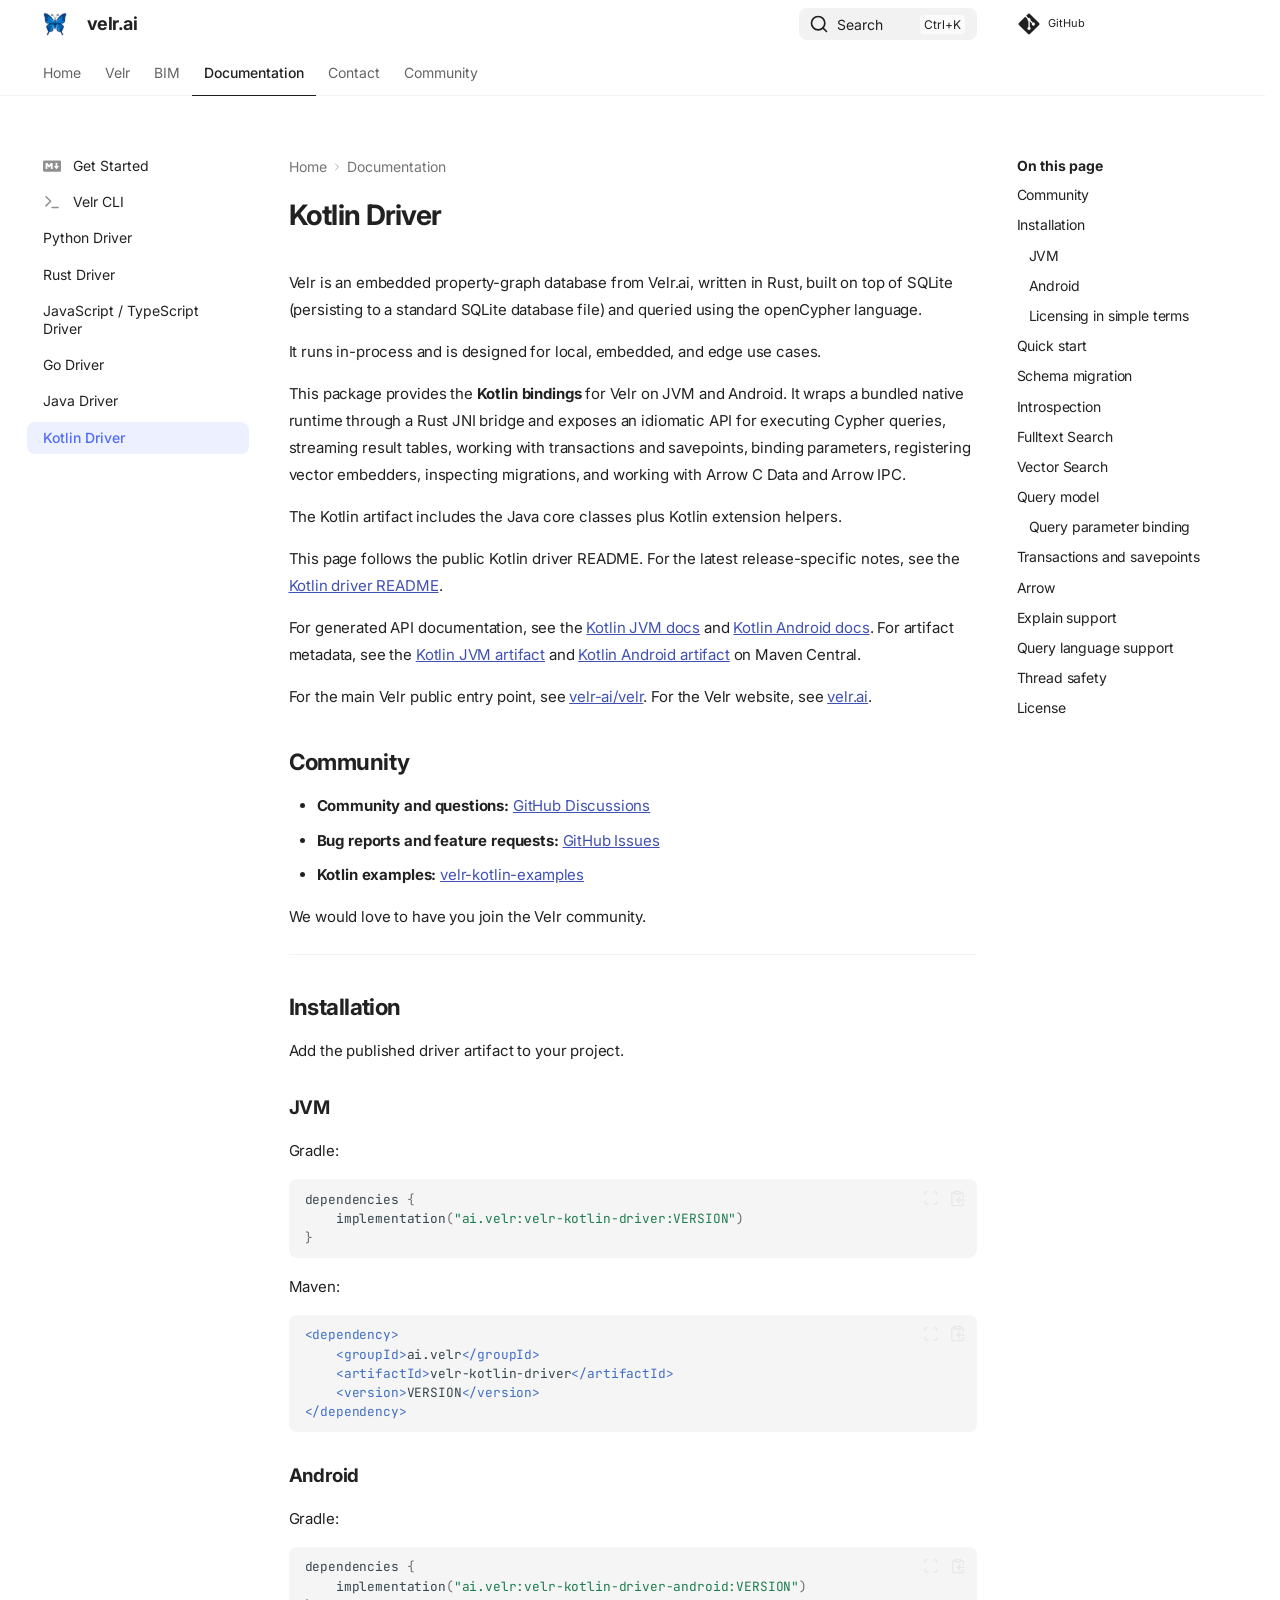
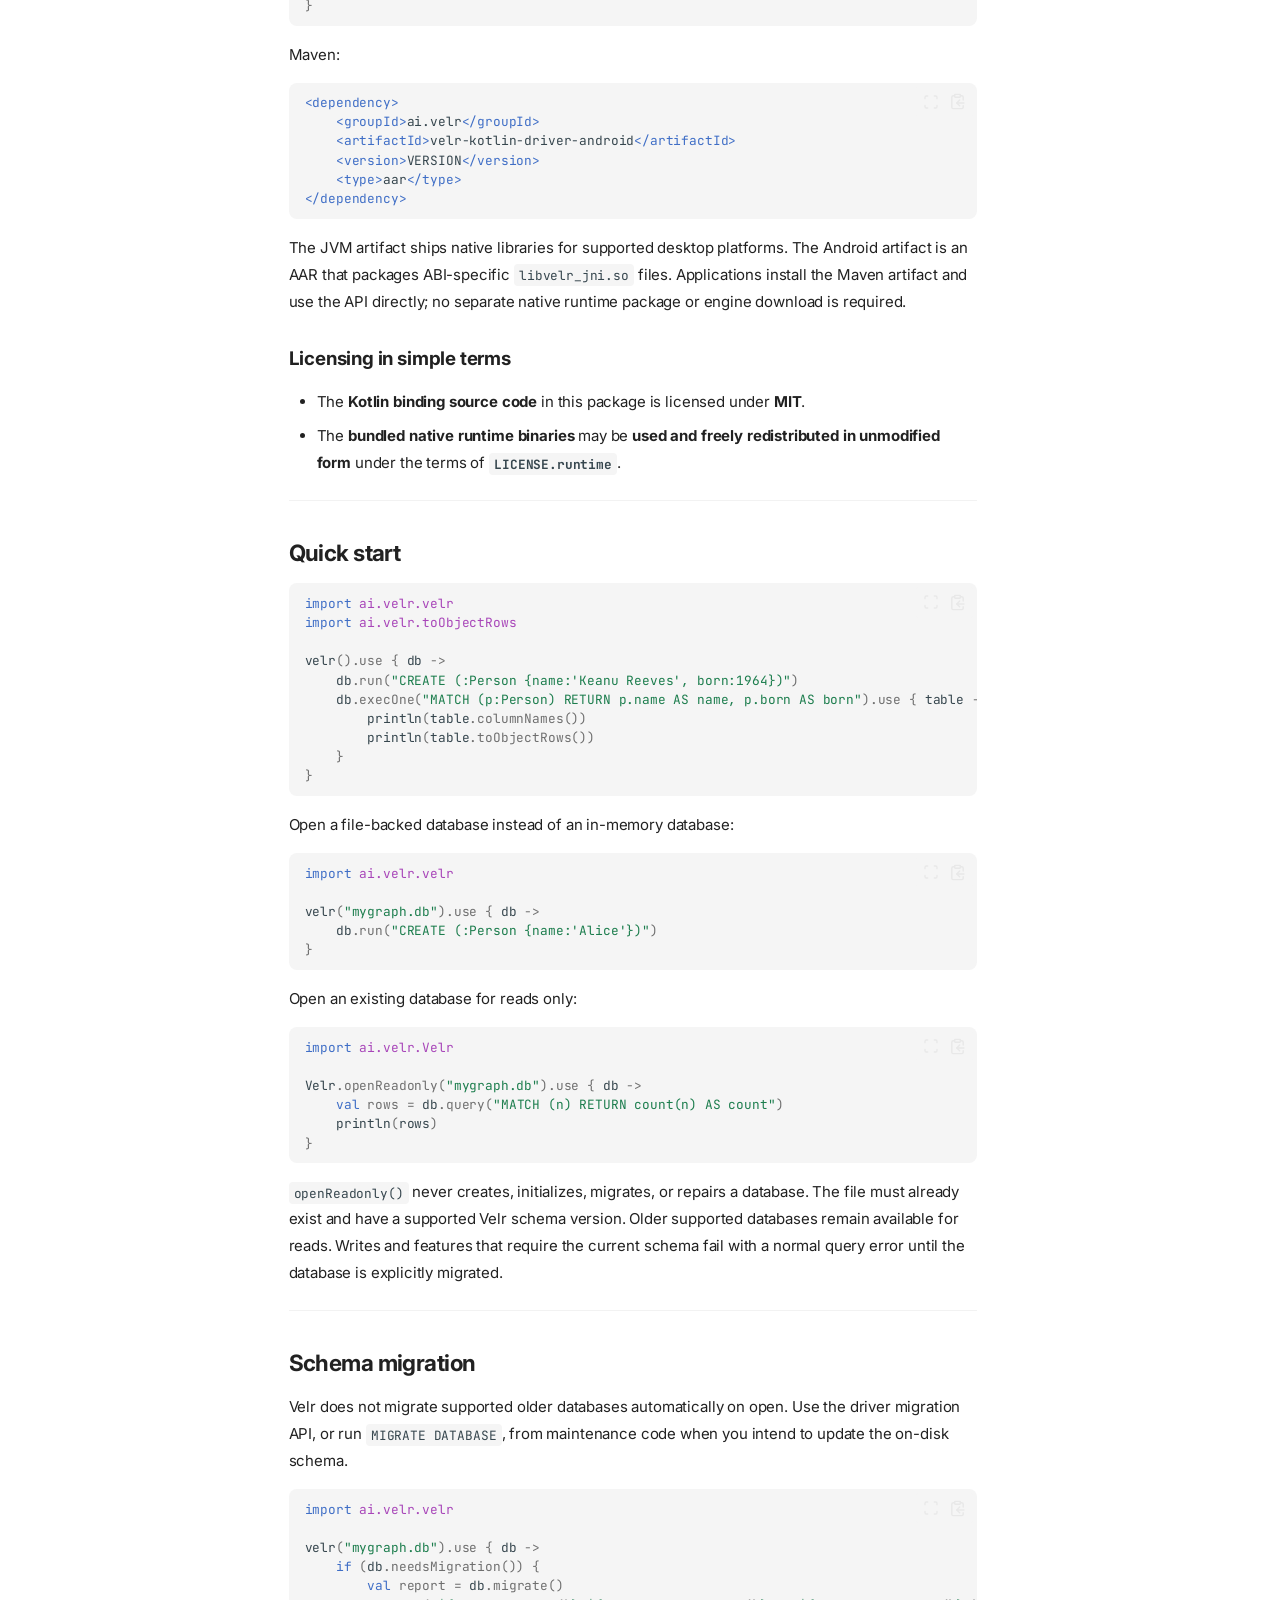
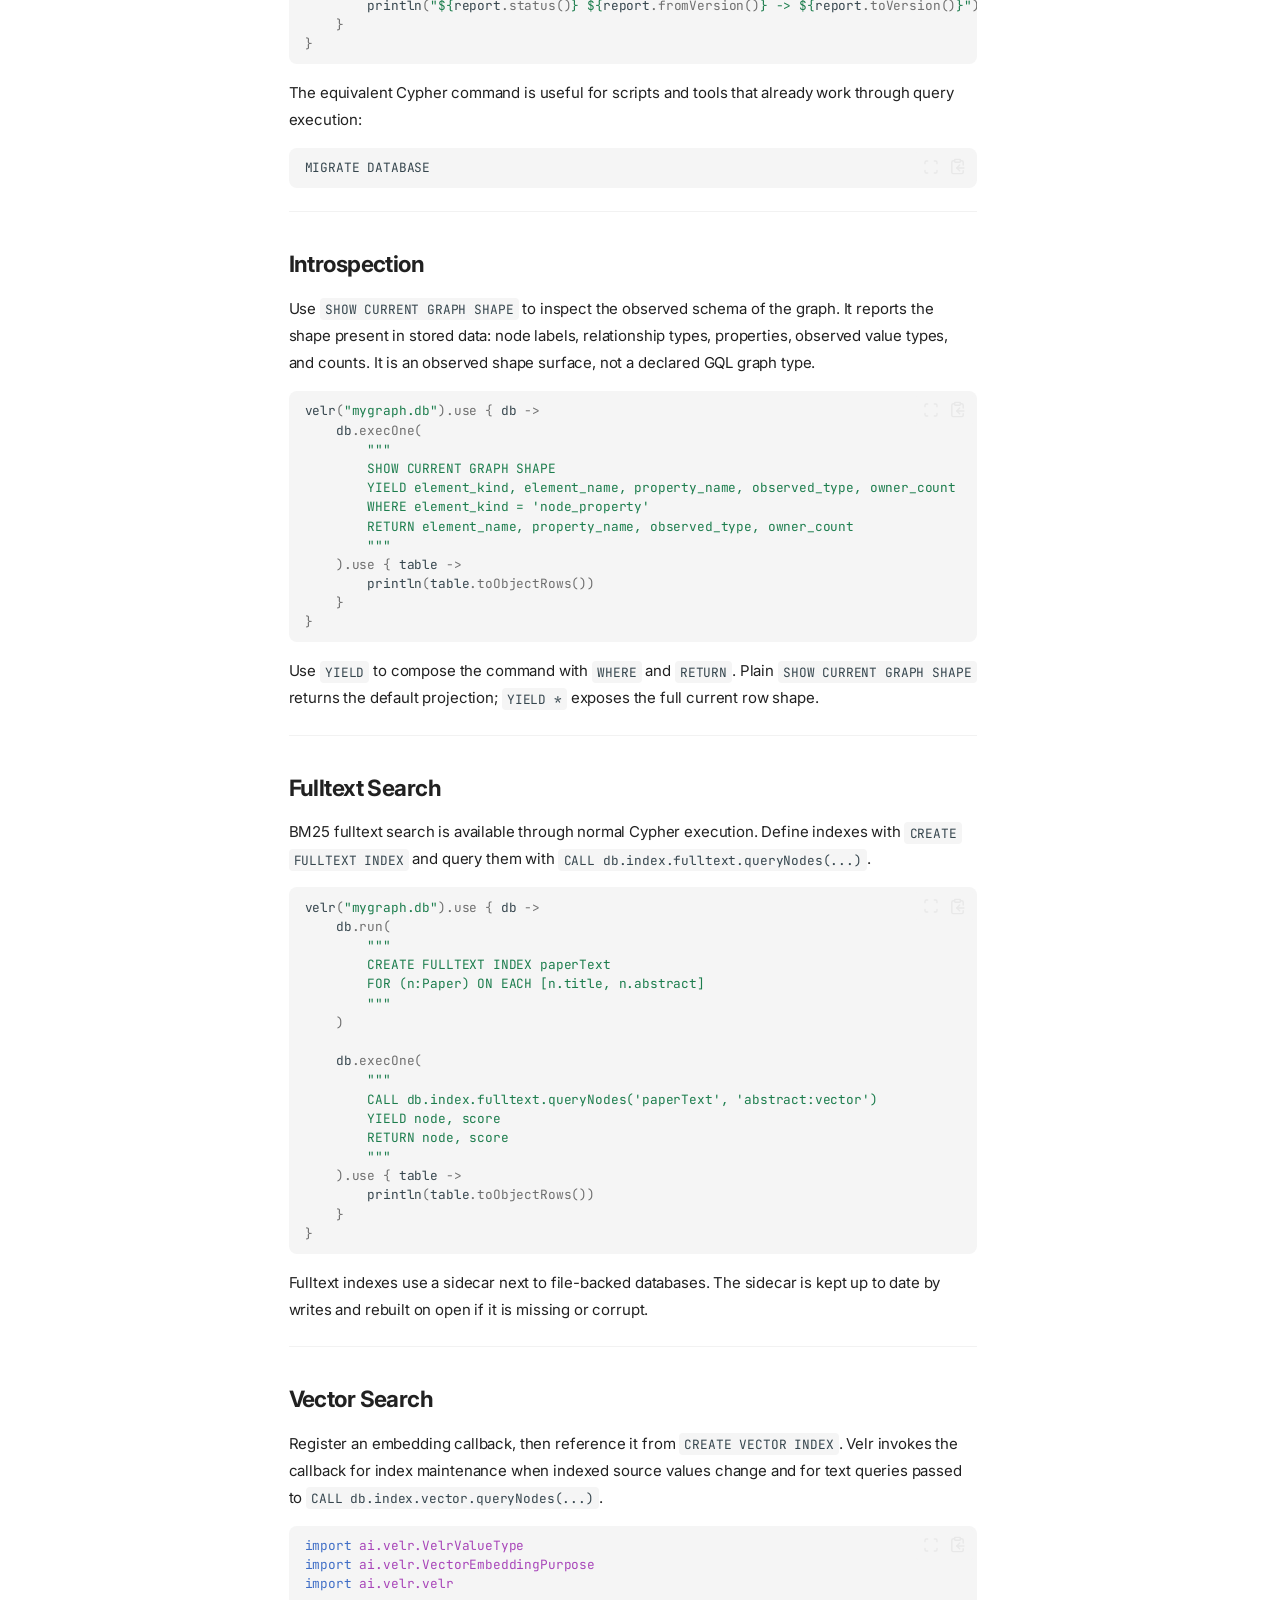
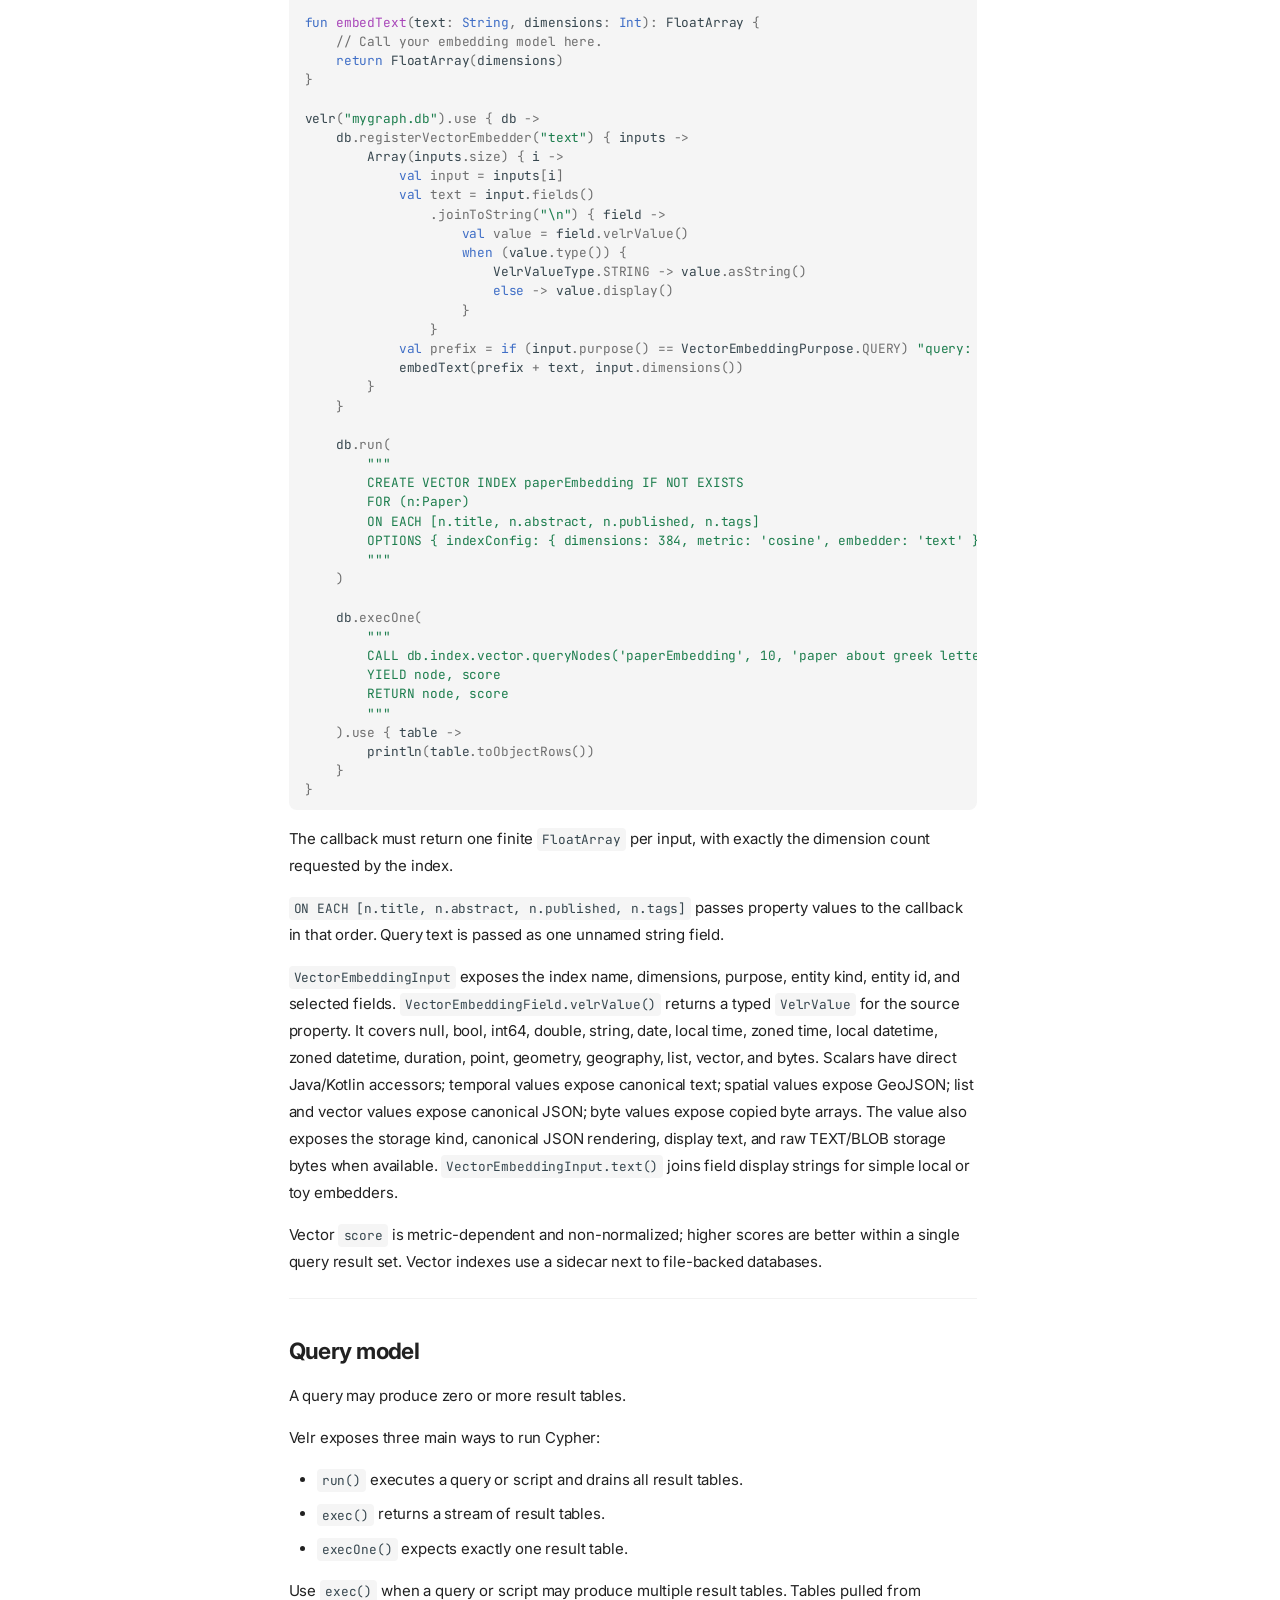
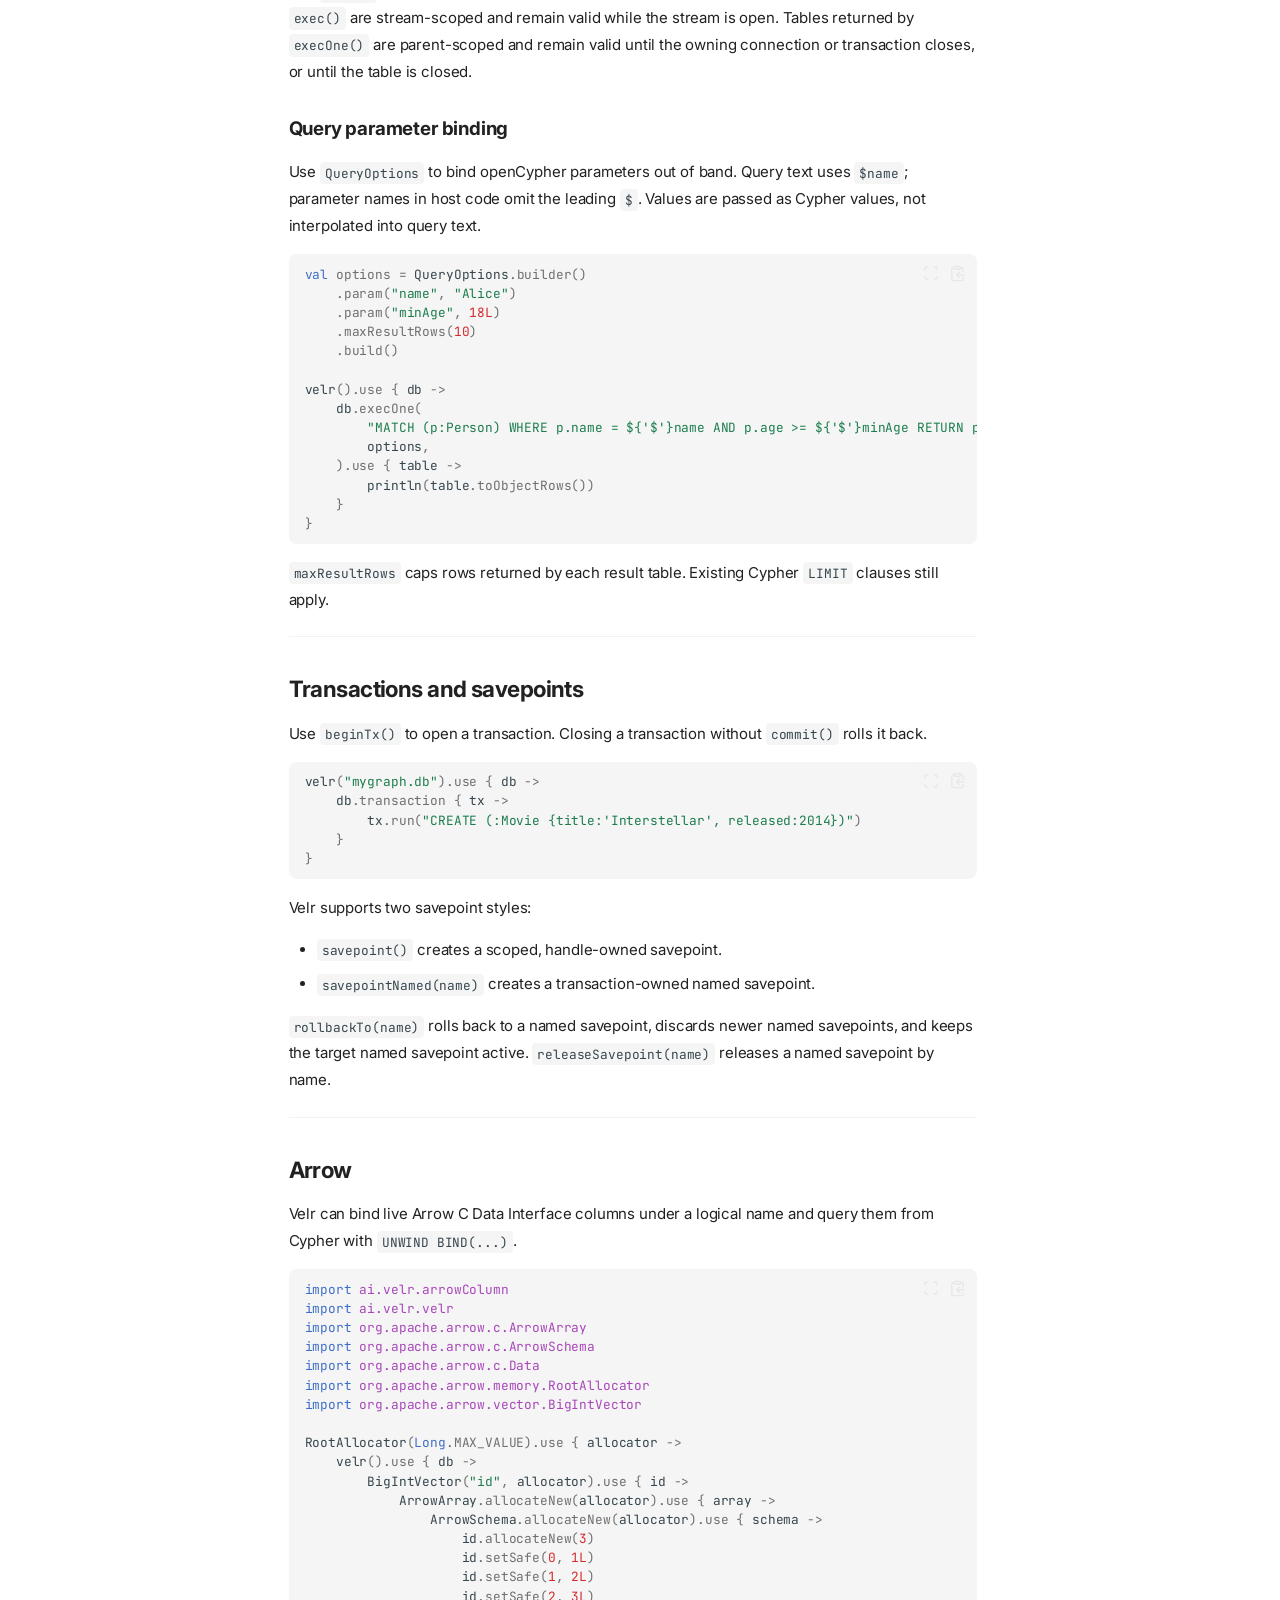
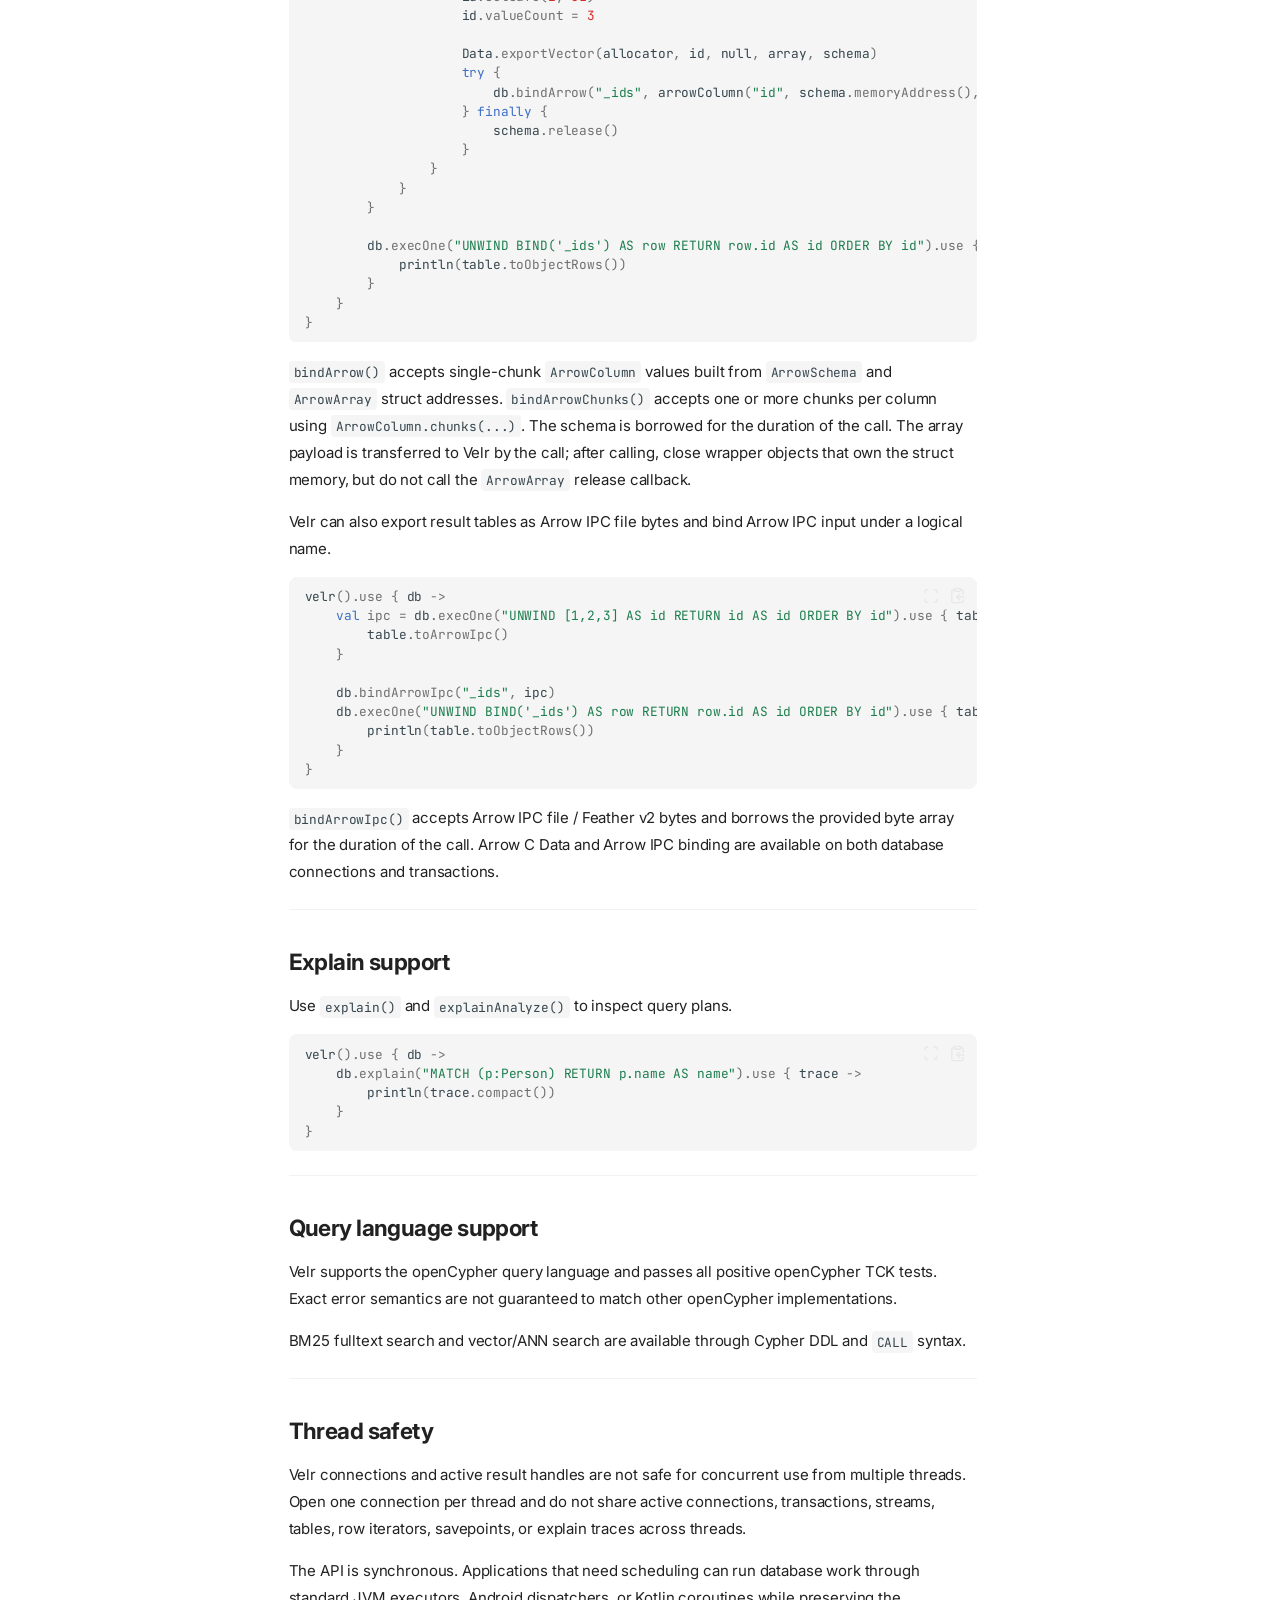
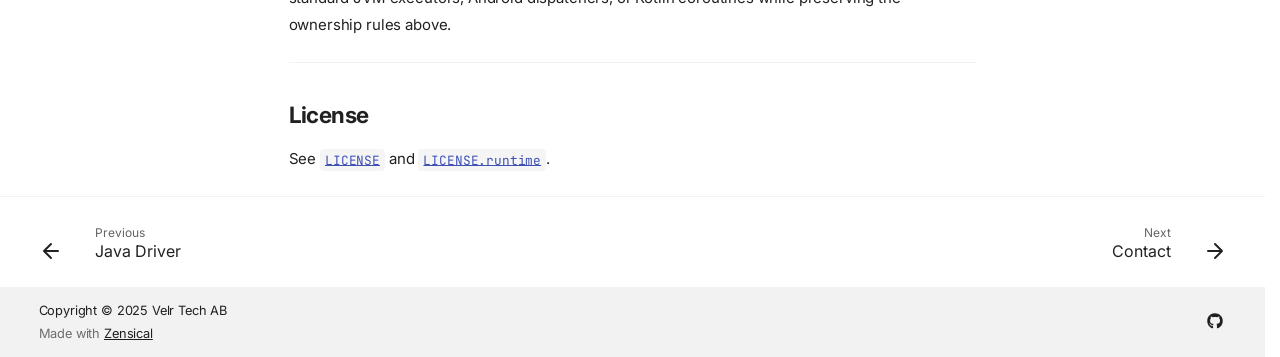
<file: docs/kotlin-driver/index.html>
<!doctype html>
<html lang="en" class="no-js">
  <head>
    
      <meta charset="utf-8">
      <meta name="viewport" content="width=device-width,initial-scale=1">
      
        <meta name="description" content="Velr is a lightweight, blazingly fast Rust database that unifies openCypher graphs, SQL, BM25 full-text search, vectors, and time-series on top of SQLite.">
      
      
        <meta name="author" content="Tomas Karlsson">
      
      
        <link rel="canonical" href="https://velr.ai/docs/kotlin-driver/">
      
      
        <link rel="prev" href="../java-driver/">
      
      
        <link rel="next" href="../../contact/">
      
      
        
      
      
      <link rel="icon" href="../../assets/images/favicon.png">
      <meta name="generator" content="zensical-0.0.47">
    
    
      
        <title>Kotlin Driver - velr.ai</title>
      
    
    
      
        
      
      <link rel="stylesheet" href="../../assets/stylesheets/modern/main.5e19f6ca.min.css">
      
        
          
        
        <link rel="stylesheet" href="../../assets/stylesheets/modern/palette.dfe2e883.min.css">
      
      


    
    
      
    
    
      
        
        
        <link rel="preconnect" href="https://fonts.gstatic.com" crossorigin>
        <link rel="stylesheet" href="https://fonts.googleapis.com/css?family=Inter:300,300i,400,400i,500,500i,700,700i%7CJetBrains+Mono:400,400i,700,700i&amp;display=fallback">
        <style>:root{--md-text-font:"Inter";--md-code-font:"JetBrains Mono"}</style>
      
    
    
      <link rel="stylesheet" href="../../assets/stylesheets/landing.css">
    
    <script>__md_scope=new URL("../..",location),__md_scope.pathname.endsWith("/")||(__md_scope=new URL(__md_scope.pathname+"/",location)),__md_hash=e=>[...e].reduce(((e,t)=>(e<<5)-e+t.charCodeAt(0)),0),__md_get=(e,t=localStorage,_=__md_scope)=>JSON.parse(t.getItem(_.pathname+"."+e)),__md_set=(e,t,_=localStorage,a=__md_scope)=>{try{_.setItem(a.pathname+"."+e,JSON.stringify(t))}catch(e){}},document.documentElement.setAttribute("data-platform",navigator.platform)</script>
    
      

    
    
  </head>
  
  
    
    
      
    
    
    
    
    <body dir="ltr" data-md-color-scheme="default" data-md-color-primary="indigo" data-md-color-accent="indigo">
  
    
    <input class="md-toggle" data-md-toggle="drawer" type="checkbox" id="__drawer" autocomplete="off">
    <input class="md-toggle" data-md-toggle="search" type="checkbox" id="__search" autocomplete="off">
    <label class="md-overlay" for="__drawer" aria-label="Navigation"></label>
    <div data-md-component="skip">
      
        
        <a href="#kotlin-driver" class="md-skip">
          Skip to content
        </a>
      
    </div>
    <div data-md-component="announce">
      
    </div>
    
    
      

<header class="md-header" data-md-component="header">
  <nav class="md-header__inner md-grid" aria-label="Header">
    <a href="../.." title="velr.ai" class="md-header__button md-logo" aria-label="velr.ai" data-md-component="logo">
      
  <img src="../../assets/logo_bf_small.png" alt="velr.ai">

    </a>
    <label class="md-header__button md-icon" for="__drawer" aria-label="Navigation">
      
      <svg xmlns="http://www.w3.org/2000/svg" fill="none" stroke="currentColor" stroke-linecap="round" stroke-linejoin="round" stroke-width="2" class="lucide lucide-menu" viewBox="0 0 24 24"><path d="M4 5h16M4 12h16M4 19h16"/></svg>
    </label>
    <div class="md-header__title" data-md-component="header-title">
      <div class="md-header__ellipsis">
        <div class="md-header__topic">
          <span class="md-ellipsis">
            velr.ai
          </span>
        </div>
        <div class="md-header__topic" data-md-component="header-topic">
          <span class="md-ellipsis">
            
              Kotlin Driver
            
          </span>
        </div>
      </div>
    </div>
    
      
        <form class="md-header__option" data-md-component="palette">
  
    
    
    
    <input class="md-option" data-md-color-media="none" data-md-color-scheme="default" data-md-color-primary="indigo" data-md-color-accent="indigo"  aria-hidden="true"  type="radio" name="__palette" id="__palette_0">
    
  
</form>
      
    
    
      <script>var palette=__md_get("__palette");if(palette&&palette.color){if("(prefers-color-scheme)"===palette.color.media){var media=matchMedia("(prefers-color-scheme: light)"),input=document.querySelector(media.matches?"[data-md-color-media='(prefers-color-scheme: light)']":"[data-md-color-media='(prefers-color-scheme: dark)']");palette.color.media=input.getAttribute("data-md-color-media"),palette.color.scheme=input.getAttribute("data-md-color-scheme"),palette.color.primary=input.getAttribute("data-md-color-primary"),palette.color.accent=input.getAttribute("data-md-color-accent")}for(var[key,value]of Object.entries(palette.color))document.body.setAttribute("data-md-color-"+key,value)}</script>
    
    
    
      
      
        <label class="md-header__button md-icon" for="__search" aria-label="Search">
          
          <svg xmlns="http://www.w3.org/2000/svg" fill="none" stroke="currentColor" stroke-linecap="round" stroke-linejoin="round" stroke-width="2" class="lucide lucide-search" viewBox="0 0 24 24"><path d="m21 21-4.34-4.34"/><circle cx="11" cy="11" r="8"/></svg>
        </label>
        <div class="md-search" data-md-component="search" role="dialog" aria-label="Search">
  <button type="button" class="md-search__button">
    Search
  </button>
</div>
      
    
    <div class="md-header__source">
      
        <a href="https://github.com/velr-ai/velr" title="Go to repository" class="md-source" data-md-component="source">
  <div class="md-source__icon md-icon">
    
    <svg xmlns="http://www.w3.org/2000/svg" viewBox="0 0 448 512"><!--! Font Awesome Free 7.2.0 by @fontawesome - https://fontawesome.com License - https://fontawesome.com/license/free (Icons: CC BY 4.0, Fonts: SIL OFL 1.1, Code: MIT License) Copyright 2026 Fonticons, Inc.--><path fill="currentColor" d="M439.6 236.1 244 40.5c-5.4-5.5-12.8-8.5-20.4-8.5s-15 3-20.4 8.4L162.5 81l51.5 51.5c27.1-9.1 52.7 16.8 43.4 43.7l49.7 49.7c34.2-11.8 61.2 31 35.5 56.7-26.5 26.5-70.2-2.9-56-37.3L240.3 199v121.9c25.3 12.5 22.3 41.8 9.1 55-6.4 6.4-15.2 10.1-24.3 10.1s-17.8-3.6-24.3-10.1c-17.6-17.6-11.1-46.9 11.2-56v-123c-20.8-8.5-24.6-30.7-18.6-45L142.6 101 8.5 235.1C3 240.6 0 247.9 0 255.5s3 15 8.5 20.4l195.6 195.7c5.4 5.4 12.7 8.4 20.4 8.4s15-3 20.4-8.4l194.7-194.7c5.4-5.4 8.4-12.8 8.4-20.4s-3-15-8.4-20.4"/></svg>
  </div>
  <div class="md-source__repository">
    GitHub
  </div>
</a>
      
    </div>
  </nav>
  
</header>
    
    <div class="md-container" data-md-component="container">
      
      
        
          
            
<nav class="md-tabs" aria-label="Tabs" data-md-component="tabs">
  <div class="md-grid">
    <ul class="md-tabs__list">
      
        
  
  
  
  
    <li class="md-tabs__item">
      <a href="../.." class="md-tabs__link">
        
  
  Home

      </a>
    </li>
  

      
        
  
  
  
  
    <li class="md-tabs__item">
      <a href="../../velr/" class="md-tabs__link">
        
  
  Velr

      </a>
    </li>
  

      
        
  
  
  
  
    <li class="md-tabs__item">
      <a href="../../velr-ifc/" class="md-tabs__link">
        
  
  BIM

      </a>
    </li>
  

      
        
  
  
  
    
  
  
    
      
      
        
      
        
      
        
      
        
      
        
      
        
      
        
      
        
      
    
    
    
    
      <li class="md-tabs__item md-tabs__item--active">
        <a href="../get-started/" class="md-tabs__link">
          
  
  Documentation

        </a>
      </li>
    
  

      
        
  
  
  
  
    <li class="md-tabs__item">
      <a href="../../contact/" class="md-tabs__link">
        
  
  Contact

      </a>
    </li>
  

      
        
  
  
  
  
    
      
      
        
          
        
      
    
    
    
    
      <li class="md-tabs__item">
        <a href="../../community/" class="md-tabs__link">
          
  
  Community

        </a>
      </li>
    
  

      
    </ul>
  </div>
</nav>
          
        
      
      <main class="md-main" data-md-component="main">
        <div class="md-main__inner md-grid">
          
            
              
              <div class="md-sidebar md-sidebar--primary" data-md-component="sidebar" data-md-type="navigation" >
                <div class="md-sidebar__scrollwrap">
                  <div class="md-sidebar__inner">
                    


  


<nav class="md-nav md-nav--primary md-nav--lifted" aria-label="Navigation" data-md-level="0">
  <label class="md-nav__title" for="__drawer">
    <a href="../.." title="velr.ai" class="md-nav__button md-logo" aria-label="velr.ai" data-md-component="logo">
      
  <img src="../../assets/logo_bf_small.png" alt="velr.ai">

    </a>
    velr.ai
  </label>
  
    <div class="md-nav__source">
      <a href="https://github.com/velr-ai/velr" title="Go to repository" class="md-source" data-md-component="source">
  <div class="md-source__icon md-icon">
    
    <svg xmlns="http://www.w3.org/2000/svg" viewBox="0 0 448 512"><!--! Font Awesome Free 7.2.0 by @fontawesome - https://fontawesome.com License - https://fontawesome.com/license/free (Icons: CC BY 4.0, Fonts: SIL OFL 1.1, Code: MIT License) Copyright 2026 Fonticons, Inc.--><path fill="currentColor" d="M439.6 236.1 244 40.5c-5.4-5.5-12.8-8.5-20.4-8.5s-15 3-20.4 8.4L162.5 81l51.5 51.5c27.1-9.1 52.7 16.8 43.4 43.7l49.7 49.7c34.2-11.8 61.2 31 35.5 56.7-26.5 26.5-70.2-2.9-56-37.3L240.3 199v121.9c25.3 12.5 22.3 41.8 9.1 55-6.4 6.4-15.2 10.1-24.3 10.1s-17.8-3.6-24.3-10.1c-17.6-17.6-11.1-46.9 11.2-56v-123c-20.8-8.5-24.6-30.7-18.6-45L142.6 101 8.5 235.1C3 240.6 0 247.9 0 255.5s3 15 8.5 20.4l195.6 195.7c5.4 5.4 12.7 8.4 20.4 8.4s15-3 20.4-8.4l194.7-194.7c5.4-5.4 8.4-12.8 8.4-20.4s-3-15-8.4-20.4"/></svg>
  </div>
  <div class="md-source__repository">
    GitHub
  </div>
</a>
    </div>
  
  <ul class="md-nav__list" data-md-scrollfix>
    
      
      
  
  
  
  
    <li class="md-nav__item">
      <a href="../.." class="md-nav__link">
        
  
  
    <svg xmlns="http://www.w3.org/2000/svg" fill="none" stroke="currentColor" stroke-linecap="round" stroke-linejoin="round" stroke-width="2" class="lucide lucide-rocket" viewBox="0 0 24 24"><path d="M12 15v5s3.03-.55 4-2c1.08-1.62 0-5 0-5M4.5 16.5c-1.5 1.26-2 5-2 5s3.74-.5 5-2c.71-.84.7-2.13-.09-2.91a2.18 2.18 0 0 0-2.91-.09"/><path d="M9 12a22 22 0 0 1 2-3.95A12.88 12.88 0 0 1 22 2c0 2.72-.78 7.5-6 11a22.4 22.4 0 0 1-4 2z"/><path d="M9 12H4s.55-3.03 2-4c1.62-1.08 5 .05 5 .05"/></svg>
  
  <span class="md-ellipsis">
    
  
  Home

    
  </span>
  
  

      </a>
    </li>
  

    
      
      
  
  
  
  
    <li class="md-nav__item">
      <a href="../../velr/" class="md-nav__link">
        
  
  
    <svg xmlns="http://www.w3.org/2000/svg" fill="none" stroke="currentColor" stroke-linecap="round" stroke-linejoin="round" stroke-width="2" class="lucide lucide-database" viewBox="0 0 24 24"><ellipse cx="12" cy="5" rx="9" ry="3"/><path d="M3 5v14a9 3 0 0 0 18 0V5"/><path d="M3 12a9 3 0 0 0 18 0"/></svg>
  
  <span class="md-ellipsis">
    
  
  Velr

    
  </span>
  
  

      </a>
    </li>
  

    
      
      
  
  
  
  
    <li class="md-nav__item">
      <a href="../../velr-ifc/" class="md-nav__link">
        
  
  
    <svg xmlns="http://www.w3.org/2000/svg" fill="none" stroke="currentColor" stroke-linecap="round" stroke-linejoin="round" stroke-width="2" class="lucide lucide-box" viewBox="0 0 24 24"><path d="M21 8a2 2 0 0 0-1-1.73l-7-4a2 2 0 0 0-2 0l-7 4A2 2 0 0 0 3 8v8a2 2 0 0 0 1 1.73l7 4a2 2 0 0 0 2 0l7-4A2 2 0 0 0 21 16Z"/><path d="m3.3 7 8.7 5 8.7-5M12 22V12"/></svg>
  
  <span class="md-ellipsis">
    
  
  BIM

    
  </span>
  
  

      </a>
    </li>
  

    
      
      
  
  
    
  
  
  
    
    
      
        
      
        
      
        
      
        
      
        
      
        
      
        
      
        
      
    
    
    
      
        
        
      
      
        
      
    
    
    <li class="md-nav__item md-nav__item--active md-nav__item--section md-nav__item--nested">
      
        
        
        <input class="md-nav__toggle md-toggle " type="checkbox" id="__nav_4" checked>
        
          
          <label class="md-nav__link" for="__nav_4" id="__nav_4_label" tabindex="">
            
  
  
  <span class="md-ellipsis">
    
  
  Documentation

    
  </span>
  
  

            <span class="md-nav__icon md-icon"></span>
          </label>
        
        <nav class="md-nav" data-md-level="1" aria-labelledby="__nav_4_label" aria-expanded="true">
          <label class="md-nav__title" for="__nav_4">
            <span class="md-nav__icon md-icon"></span>
            
  
  Documentation

          </label>
          <ul class="md-nav__list" data-md-scrollfix>
            
              
                
  
  
  
  
    <li class="md-nav__item">
      <a href="../get-started/" class="md-nav__link">
        
  
  
    <svg xmlns="http://www.w3.org/2000/svg" viewBox="0 0 24 24"><title>Markdown</title><path d="M22.27 19.385H1.73A1.73 1.73 0 0 1 0 17.655V6.345a1.73 1.73 0 0 1 1.73-1.73h20.54A1.73 1.73 0 0 1 24 6.345v11.308a1.73 1.73 0 0 1-1.73 1.731zM5.769 15.923v-4.5l2.308 2.885 2.307-2.885v4.5h2.308V8.078h-2.308l-2.307 2.885-2.308-2.885H3.46v7.847zM21.232 12h-2.309V8.077h-2.307V12h-2.308l3.461 4.039z"/></svg>
  
  <span class="md-ellipsis">
    
  
  Get Started

    
  </span>
  
  

      </a>
    </li>
  

              
            
              
                
  
  
  
  
    <li class="md-nav__item">
      <a href="../shell/" class="md-nav__link">
        
  
  
    <svg xmlns="http://www.w3.org/2000/svg" fill="none" stroke="currentColor" stroke-linecap="round" stroke-linejoin="round" stroke-width="2" class="lucide lucide-terminal" viewBox="0 0 24 24"><path d="M12 19h8M4 17l6-6-6-6"/></svg>
  
  <span class="md-ellipsis">
    
  
  Velr CLI

    
  </span>
  
  

      </a>
    </li>
  

              
            
              
                
  
  
  
  
    <li class="md-nav__item">
      <a href="../python-driver/" class="md-nav__link">
        
  
  
  <span class="md-ellipsis">
    
  
  Python Driver

    
  </span>
  
  

      </a>
    </li>
  

              
            
              
                
  
  
  
  
    <li class="md-nav__item">
      <a href="../rust-driver/" class="md-nav__link">
        
  
  
  <span class="md-ellipsis">
    
  
  Rust Driver

    
  </span>
  
  

      </a>
    </li>
  

              
            
              
                
  
  
  
  
    <li class="md-nav__item">
      <a href="../javascript-driver/" class="md-nav__link">
        
  
  
  <span class="md-ellipsis">
    
  
  JavaScript / TypeScript Driver

    
  </span>
  
  

      </a>
    </li>
  

              
            
              
                
  
  
  
  
    <li class="md-nav__item">
      <a href="../go-driver/" class="md-nav__link">
        
  
  
  <span class="md-ellipsis">
    
  
  Go Driver

    
  </span>
  
  

      </a>
    </li>
  

              
            
              
                
  
  
  
  
    <li class="md-nav__item">
      <a href="../java-driver/" class="md-nav__link">
        
  
  
  <span class="md-ellipsis">
    
  
  Java Driver

    
  </span>
  
  

      </a>
    </li>
  

              
            
              
                
  
  
    
  
  
  
    <li class="md-nav__item md-nav__item--active">
      
      
      
      
        
      
      
        <label class="md-nav__link md-nav__link--active" for="__toc">
          
  
  
  <span class="md-ellipsis">
    
  
  Kotlin Driver

    
  </span>
  
  

          <span class="md-nav__icon md-icon"></span>
        </label>
      
      <a href="././" class="md-nav__link md-nav__link--active">
        
  
  
  <span class="md-ellipsis">
    
  
  Kotlin Driver

    
  </span>
  
  

      </a>
      
        


<nav class="md-nav md-nav--secondary" aria-label="On this page">
  
  
  
    
  
  
    <label class="md-nav__title" for="__toc">
      <span class="md-nav__icon md-icon"></span>
      On this page
    </label>
    <ul class="md-nav__list" data-md-component="toc" data-md-scrollfix>
      
        <li class="md-nav__item">
  <a href="#community" class="md-nav__link">
    <span class="md-ellipsis">
      <span class="md-typeset">
        Community
      </span>
    </span>
  </a>
  
</li>
      
        <li class="md-nav__item">
  <a href="#installation" class="md-nav__link">
    <span class="md-ellipsis">
      <span class="md-typeset">
        Installation
      </span>
    </span>
  </a>
  
    <nav class="md-nav" aria-label="Installation">
      <ul class="md-nav__list">
        
          <li class="md-nav__item">
  <a href="#jvm" class="md-nav__link">
    <span class="md-ellipsis">
      <span class="md-typeset">
        JVM
      </span>
    </span>
  </a>
  
</li>
        
          <li class="md-nav__item">
  <a href="#android" class="md-nav__link">
    <span class="md-ellipsis">
      <span class="md-typeset">
        Android
      </span>
    </span>
  </a>
  
</li>
        
          <li class="md-nav__item">
  <a href="#licensing-in-simple-terms" class="md-nav__link">
    <span class="md-ellipsis">
      <span class="md-typeset">
        Licensing in simple terms
      </span>
    </span>
  </a>
  
</li>
        
      </ul>
    </nav>
  
</li>
      
        <li class="md-nav__item">
  <a href="#quick-start" class="md-nav__link">
    <span class="md-ellipsis">
      <span class="md-typeset">
        Quick start
      </span>
    </span>
  </a>
  
</li>
      
        <li class="md-nav__item">
  <a href="#schema-migration" class="md-nav__link">
    <span class="md-ellipsis">
      <span class="md-typeset">
        Schema migration
      </span>
    </span>
  </a>
  
</li>
      
        <li class="md-nav__item">
  <a href="#introspection" class="md-nav__link">
    <span class="md-ellipsis">
      <span class="md-typeset">
        Introspection
      </span>
    </span>
  </a>
  
</li>
      
        <li class="md-nav__item">
  <a href="#fulltext-search" class="md-nav__link">
    <span class="md-ellipsis">
      <span class="md-typeset">
        Fulltext Search
      </span>
    </span>
  </a>
  
</li>
      
        <li class="md-nav__item">
  <a href="#vector-search" class="md-nav__link">
    <span class="md-ellipsis">
      <span class="md-typeset">
        Vector Search
      </span>
    </span>
  </a>
  
</li>
      
        <li class="md-nav__item">
  <a href="#query-model" class="md-nav__link">
    <span class="md-ellipsis">
      <span class="md-typeset">
        Query model
      </span>
    </span>
  </a>
  
    <nav class="md-nav" aria-label="Query model">
      <ul class="md-nav__list">
        
          <li class="md-nav__item">
  <a href="#query-parameter-binding" class="md-nav__link">
    <span class="md-ellipsis">
      <span class="md-typeset">
        Query parameter binding
      </span>
    </span>
  </a>
  
</li>
        
      </ul>
    </nav>
  
</li>
      
        <li class="md-nav__item">
  <a href="#transactions-and-savepoints" class="md-nav__link">
    <span class="md-ellipsis">
      <span class="md-typeset">
        Transactions and savepoints
      </span>
    </span>
  </a>
  
</li>
      
        <li class="md-nav__item">
  <a href="#arrow" class="md-nav__link">
    <span class="md-ellipsis">
      <span class="md-typeset">
        Arrow
      </span>
    </span>
  </a>
  
</li>
      
        <li class="md-nav__item">
  <a href="#explain-support" class="md-nav__link">
    <span class="md-ellipsis">
      <span class="md-typeset">
        Explain support
      </span>
    </span>
  </a>
  
</li>
      
        <li class="md-nav__item">
  <a href="#query-language-support" class="md-nav__link">
    <span class="md-ellipsis">
      <span class="md-typeset">
        Query language support
      </span>
    </span>
  </a>
  
</li>
      
        <li class="md-nav__item">
  <a href="#thread-safety" class="md-nav__link">
    <span class="md-ellipsis">
      <span class="md-typeset">
        Thread safety
      </span>
    </span>
  </a>
  
</li>
      
        <li class="md-nav__item">
  <a href="#license" class="md-nav__link">
    <span class="md-ellipsis">
      <span class="md-typeset">
        License
      </span>
    </span>
  </a>
  
</li>
      
    </ul>
  
</nav>
      
    </li>
  

              
            
          </ul>
        </nav>
      
    </li>
  

    
      
      
  
  
  
  
    <li class="md-nav__item">
      <a href="../../contact/" class="md-nav__link">
        
  
  
    <svg xmlns="http://www.w3.org/2000/svg" fill="none" stroke="currentColor" stroke-linecap="round" stroke-linejoin="round" stroke-width="2" class="lucide lucide-mail" viewBox="0 0 24 24"><path d="m22 7-8.991 5.727a2 2 0 0 1-2.009 0L2 7"/><rect width="20" height="16" x="2" y="4" rx="2"/></svg>
  
  <span class="md-ellipsis">
    
  
  Contact

    
  </span>
  
  

      </a>
    </li>
  

    
      
      
  
  
  
  
    
    
      
        
          
        
      
    
    
    
      
      
        
      
    
    
    <li class="md-nav__item md-nav__item--nested">
      
        
        
        <input class="md-nav__toggle md-toggle " type="checkbox" id="__nav_6" >
        
          
          <div class="md-nav__link md-nav__container">
            <a href="../../community/" class="md-nav__link ">
              
  
  
    <svg xmlns="http://www.w3.org/2000/svg" viewBox="0 0 24 24"><title>GitHub</title><path d="M12 .297c-6.63 0-12 5.373-12 12 0 5.303 3.438 9.8 8.205 11.385.6.113.82-.258.82-.577 0-.285-.01-1.04-.015-2.04-3.338.724-4.042-1.61-4.042-1.61C4.422 18.07 3.633 17.7 3.633 17.7c-1.087-.744.084-.729.084-.729 1.205.084 1.838 1.236 1.838 1.236 1.07 1.835 2.809 1.305 3.495.998.108-.776.417-1.305.76-1.605-2.665-.3-5.466-1.332-5.466-5.93 0-1.31.465-2.38 1.235-3.22-.135-.303-.54-1.523.105-3.176 0 0 1.005-.322 3.3 1.23.96-.267 1.98-.399 3-.405 1.02.006 2.04.138 3 .405 2.28-1.552 3.285-1.23 3.285-1.23.645 1.653.24 2.873.12 3.176.765.84 1.23 1.91 1.23 3.22 0 4.61-2.805 5.625-5.475 5.92.42.36.81 1.096.81 2.22 0 1.606-.015 2.896-.015 3.286 0 .315.21.69.825.57C20.565 22.092 24 17.592 24 12.297c0-6.627-5.373-12-12-12"/></svg>
  
  <span class="md-ellipsis">
    
  
  Community

    
  </span>
  
  

            </a>
            
          </div>
        
        <nav class="md-nav" data-md-level="1" aria-labelledby="__nav_6_label" aria-expanded="false">
          <label class="md-nav__title" for="__nav_6">
            <span class="md-nav__icon md-icon"></span>
            
  
  Community

          </label>
          <ul class="md-nav__list" data-md-scrollfix>
            
              
            
          </ul>
        </nav>
      
    </li>
  

    
  </ul>
</nav>
                  </div>
                </div>
              </div>
            
            
              
              <div class="md-sidebar md-sidebar--secondary" data-md-component="sidebar" data-md-type="toc" >
                <div class="md-sidebar__scrollwrap">
                  
                    
                    
                    
                      
                    
                    
                      <input class="md-nav__toggle md-toggle" type="checkbox" id="__toc">
                      <div class="md-sidebar-button__wrapper">
                        <label class="md-sidebar-button" for="__toc"></label>
                      </div>
                    
                  
                  <div class="md-sidebar__inner">
                    


<nav class="md-nav md-nav--secondary" aria-label="On this page">
  
  
  
    
  
  
    <label class="md-nav__title" for="__toc">
      <span class="md-nav__icon md-icon"></span>
      On this page
    </label>
    <ul class="md-nav__list" data-md-component="toc" data-md-scrollfix>
      
        <li class="md-nav__item">
  <a href="#community" class="md-nav__link">
    <span class="md-ellipsis">
      <span class="md-typeset">
        Community
      </span>
    </span>
  </a>
  
</li>
      
        <li class="md-nav__item">
  <a href="#installation" class="md-nav__link">
    <span class="md-ellipsis">
      <span class="md-typeset">
        Installation
      </span>
    </span>
  </a>
  
    <nav class="md-nav" aria-label="Installation">
      <ul class="md-nav__list">
        
          <li class="md-nav__item">
  <a href="#jvm" class="md-nav__link">
    <span class="md-ellipsis">
      <span class="md-typeset">
        JVM
      </span>
    </span>
  </a>
  
</li>
        
          <li class="md-nav__item">
  <a href="#android" class="md-nav__link">
    <span class="md-ellipsis">
      <span class="md-typeset">
        Android
      </span>
    </span>
  </a>
  
</li>
        
          <li class="md-nav__item">
  <a href="#licensing-in-simple-terms" class="md-nav__link">
    <span class="md-ellipsis">
      <span class="md-typeset">
        Licensing in simple terms
      </span>
    </span>
  </a>
  
</li>
        
      </ul>
    </nav>
  
</li>
      
        <li class="md-nav__item">
  <a href="#quick-start" class="md-nav__link">
    <span class="md-ellipsis">
      <span class="md-typeset">
        Quick start
      </span>
    </span>
  </a>
  
</li>
      
        <li class="md-nav__item">
  <a href="#schema-migration" class="md-nav__link">
    <span class="md-ellipsis">
      <span class="md-typeset">
        Schema migration
      </span>
    </span>
  </a>
  
</li>
      
        <li class="md-nav__item">
  <a href="#introspection" class="md-nav__link">
    <span class="md-ellipsis">
      <span class="md-typeset">
        Introspection
      </span>
    </span>
  </a>
  
</li>
      
        <li class="md-nav__item">
  <a href="#fulltext-search" class="md-nav__link">
    <span class="md-ellipsis">
      <span class="md-typeset">
        Fulltext Search
      </span>
    </span>
  </a>
  
</li>
      
        <li class="md-nav__item">
  <a href="#vector-search" class="md-nav__link">
    <span class="md-ellipsis">
      <span class="md-typeset">
        Vector Search
      </span>
    </span>
  </a>
  
</li>
      
        <li class="md-nav__item">
  <a href="#query-model" class="md-nav__link">
    <span class="md-ellipsis">
      <span class="md-typeset">
        Query model
      </span>
    </span>
  </a>
  
    <nav class="md-nav" aria-label="Query model">
      <ul class="md-nav__list">
        
          <li class="md-nav__item">
  <a href="#query-parameter-binding" class="md-nav__link">
    <span class="md-ellipsis">
      <span class="md-typeset">
        Query parameter binding
      </span>
    </span>
  </a>
  
</li>
        
      </ul>
    </nav>
  
</li>
      
        <li class="md-nav__item">
  <a href="#transactions-and-savepoints" class="md-nav__link">
    <span class="md-ellipsis">
      <span class="md-typeset">
        Transactions and savepoints
      </span>
    </span>
  </a>
  
</li>
      
        <li class="md-nav__item">
  <a href="#arrow" class="md-nav__link">
    <span class="md-ellipsis">
      <span class="md-typeset">
        Arrow
      </span>
    </span>
  </a>
  
</li>
      
        <li class="md-nav__item">
  <a href="#explain-support" class="md-nav__link">
    <span class="md-ellipsis">
      <span class="md-typeset">
        Explain support
      </span>
    </span>
  </a>
  
</li>
      
        <li class="md-nav__item">
  <a href="#query-language-support" class="md-nav__link">
    <span class="md-ellipsis">
      <span class="md-typeset">
        Query language support
      </span>
    </span>
  </a>
  
</li>
      
        <li class="md-nav__item">
  <a href="#thread-safety" class="md-nav__link">
    <span class="md-ellipsis">
      <span class="md-typeset">
        Thread safety
      </span>
    </span>
  </a>
  
</li>
      
        <li class="md-nav__item">
  <a href="#license" class="md-nav__link">
    <span class="md-ellipsis">
      <span class="md-typeset">
        License
      </span>
    </span>
  </a>
  
</li>
      
    </ul>
  
</nav>
                  </div>
                </div>
              </div>
            
          
          
            <div class="md-content" data-md-component="content">
              
                



  


  <nav class="md-path" aria-label="Navigation" >
    <ol class="md-path__list">
      
        
  
  
    <li class="md-path__item">
      <a href="../.." class="md-path__link">
        
  
  <span class="md-ellipsis">
    Home
  </span>

      </a>
    </li>
  

      
      
        
  
  
    
    
      
        
      
        
      
        
      
        
      
        
      
        
      
        
      
        
      
    
    
    
    
      <li class="md-path__item">
        <a href="../get-started/" class="md-path__link">
          
  
  <span class="md-ellipsis">
    Documentation
  </span>

        </a>
      </li>
    
  

      
    </ol>
  </nav>

              
              <article class="md-content__inner md-typeset">
                
                  
  
  


<h1 id="kotlin-driver">Kotlin Driver<a class="headerlink" href="#kotlin-driver" title="Permanent link">&para;</a></h1>
<p>Velr is an embedded property-graph database from Velr.ai, written in Rust,
built on top of SQLite (persisting to a standard SQLite database file) and
queried using the openCypher language.</p>
<p>It runs in-process and is designed for local, embedded, and edge use cases.</p>
<p>This package provides the <strong>Kotlin bindings</strong> for Velr on JVM and Android. It wraps a bundled native runtime through a Rust JNI bridge and exposes an idiomatic API for executing Cypher queries, streaming result tables, working with transactions and savepoints, binding parameters, registering vector embedders, inspecting migrations, and working with Arrow C Data and Arrow IPC.</p>
<p>The Kotlin artifact includes the Java core classes plus Kotlin extension helpers.</p>
<p>This page follows the public Kotlin driver README. For the latest release-specific notes, see the <a href="https://github.com/velr-ai/velr-kotlin-driver/blob/main/README.md">Kotlin driver README</a>.</p>
<p>For generated API documentation, see the <a href="https://velr-ai.github.io/velr-kotlin-driver/docs/jvm/">Kotlin JVM docs</a> and <a href="https://velr-ai.github.io/velr-kotlin-driver/docs/android/">Kotlin Android docs</a>. For artifact metadata, see the <a href="https://central.sonatype.com/artifact/ai.velr/velr-kotlin-driver">Kotlin JVM artifact</a> and <a href="https://central.sonatype.com/artifact/ai.velr/velr-kotlin-driver-android">Kotlin Android artifact</a> on Maven Central.</p>
<p>For the main Velr public entry point, see <a href="https://github.com/velr-ai/velr">velr-ai/velr</a>.
For the Velr website, see <a href="https://velr.ai/">velr.ai</a>.</p>
<h2 id="community">Community<a class="headerlink" href="#community" title="Permanent link">&para;</a></h2>
<ul>
<li><strong>Community and questions:</strong> <a href="https://github.com/velr-ai/velr/discussions">GitHub Discussions</a></li>
<li><strong>Bug reports and feature requests:</strong> <a href="https://github.com/velr-ai/velr/issues">GitHub Issues</a></li>
<li><strong>Kotlin examples:</strong> <a href="https://github.com/velr-ai/velr-kotlin-examples">velr-kotlin-examples</a></li>
</ul>
<p>We would love to have you join the Velr community.</p>
<hr />
<h2 id="installation">Installation<a class="headerlink" href="#installation" title="Permanent link">&para;</a></h2>
<p>Add the published driver artifact to your project.</p>
<h3 id="jvm">JVM<a class="headerlink" href="#jvm" title="Permanent link">&para;</a></h3>
<p>Gradle:</p>
<div class="language-kotlin highlight"><pre><span></span><code><span id="__span-0-1"><a id="__codelineno-0-1" name="__codelineno-0-1" href="#__codelineno-0-1"></a><span class="n">dependencies</span><span class="w"> </span><span class="p">{</span>
</span><span id="__span-0-2"><a id="__codelineno-0-2" name="__codelineno-0-2" href="#__codelineno-0-2"></a><span class="w">    </span><span class="n">implementation</span><span class="p">(</span><span class="s">&quot;ai.velr:velr-kotlin-driver:VERSION&quot;</span><span class="p">)</span>
</span><span id="__span-0-3"><a id="__codelineno-0-3" name="__codelineno-0-3" href="#__codelineno-0-3"></a><span class="p">}</span>
</span></code></pre></div>
<p>Maven:</p>
<div class="language-xml highlight"><pre><span></span><code><span id="__span-1-1"><a id="__codelineno-1-1" name="__codelineno-1-1" href="#__codelineno-1-1"></a><span class="nt">&lt;dependency&gt;</span>
</span><span id="__span-1-2"><a id="__codelineno-1-2" name="__codelineno-1-2" href="#__codelineno-1-2"></a><span class="w">    </span><span class="nt">&lt;groupId&gt;</span>ai.velr<span class="nt">&lt;/groupId&gt;</span>
</span><span id="__span-1-3"><a id="__codelineno-1-3" name="__codelineno-1-3" href="#__codelineno-1-3"></a><span class="w">    </span><span class="nt">&lt;artifactId&gt;</span>velr-kotlin-driver<span class="nt">&lt;/artifactId&gt;</span>
</span><span id="__span-1-4"><a id="__codelineno-1-4" name="__codelineno-1-4" href="#__codelineno-1-4"></a><span class="w">    </span><span class="nt">&lt;version&gt;</span>VERSION<span class="nt">&lt;/version&gt;</span>
</span><span id="__span-1-5"><a id="__codelineno-1-5" name="__codelineno-1-5" href="#__codelineno-1-5"></a><span class="nt">&lt;/dependency&gt;</span>
</span></code></pre></div>
<h3 id="android">Android<a class="headerlink" href="#android" title="Permanent link">&para;</a></h3>
<p>Gradle:</p>
<div class="language-kotlin highlight"><pre><span></span><code><span id="__span-2-1"><a id="__codelineno-2-1" name="__codelineno-2-1" href="#__codelineno-2-1"></a><span class="n">dependencies</span><span class="w"> </span><span class="p">{</span>
</span><span id="__span-2-2"><a id="__codelineno-2-2" name="__codelineno-2-2" href="#__codelineno-2-2"></a><span class="w">    </span><span class="n">implementation</span><span class="p">(</span><span class="s">&quot;ai.velr:velr-kotlin-driver-android:VERSION&quot;</span><span class="p">)</span>
</span><span id="__span-2-3"><a id="__codelineno-2-3" name="__codelineno-2-3" href="#__codelineno-2-3"></a><span class="p">}</span>
</span></code></pre></div>
<p>Maven:</p>
<div class="language-xml highlight"><pre><span></span><code><span id="__span-3-1"><a id="__codelineno-3-1" name="__codelineno-3-1" href="#__codelineno-3-1"></a><span class="nt">&lt;dependency&gt;</span>
</span><span id="__span-3-2"><a id="__codelineno-3-2" name="__codelineno-3-2" href="#__codelineno-3-2"></a><span class="w">    </span><span class="nt">&lt;groupId&gt;</span>ai.velr<span class="nt">&lt;/groupId&gt;</span>
</span><span id="__span-3-3"><a id="__codelineno-3-3" name="__codelineno-3-3" href="#__codelineno-3-3"></a><span class="w">    </span><span class="nt">&lt;artifactId&gt;</span>velr-kotlin-driver-android<span class="nt">&lt;/artifactId&gt;</span>
</span><span id="__span-3-4"><a id="__codelineno-3-4" name="__codelineno-3-4" href="#__codelineno-3-4"></a><span class="w">    </span><span class="nt">&lt;version&gt;</span>VERSION<span class="nt">&lt;/version&gt;</span>
</span><span id="__span-3-5"><a id="__codelineno-3-5" name="__codelineno-3-5" href="#__codelineno-3-5"></a><span class="w">    </span><span class="nt">&lt;type&gt;</span>aar<span class="nt">&lt;/type&gt;</span>
</span><span id="__span-3-6"><a id="__codelineno-3-6" name="__codelineno-3-6" href="#__codelineno-3-6"></a><span class="nt">&lt;/dependency&gt;</span>
</span></code></pre></div>
<p>The JVM artifact ships native libraries for supported desktop platforms. The
Android artifact is an AAR that packages ABI-specific <code>libvelr_jni.so</code> files.
Applications install the Maven artifact and use the API directly; no separate
native runtime package or engine download is required.</p>
<h3 id="licensing-in-simple-terms">Licensing in simple terms<a class="headerlink" href="#licensing-in-simple-terms" title="Permanent link">&para;</a></h3>
<ul>
<li>The <strong>Kotlin binding source code</strong> in this package is licensed under <strong>MIT</strong>.</li>
<li>The <strong>bundled native runtime binaries</strong> may be <strong>used and freely redistributed in unmodified form</strong> under the terms of <strong><code>LICENSE.runtime</code></strong>.</li>
</ul>
<hr />
<h2 id="quick-start">Quick start<a class="headerlink" href="#quick-start" title="Permanent link">&para;</a></h2>
<div class="language-kotlin highlight"><pre><span></span><code><span id="__span-4-1"><a id="__codelineno-4-1" name="__codelineno-4-1" href="#__codelineno-4-1"></a><span class="k">import</span><span class="w"> </span><span class="nn">ai.velr.velr</span>
</span><span id="__span-4-2"><a id="__codelineno-4-2" name="__codelineno-4-2" href="#__codelineno-4-2"></a><span class="k">import</span><span class="w"> </span><span class="nn">ai.velr.toObjectRows</span>
</span><span id="__span-4-3"><a id="__codelineno-4-3" name="__codelineno-4-3" href="#__codelineno-4-3"></a>
</span><span id="__span-4-4"><a id="__codelineno-4-4" name="__codelineno-4-4" href="#__codelineno-4-4"></a><span class="n">velr</span><span class="p">().</span><span class="na">use</span><span class="w"> </span><span class="p">{</span><span class="w"> </span><span class="n">db</span><span class="w"> </span><span class="o">-&gt;</span>
</span><span id="__span-4-5"><a id="__codelineno-4-5" name="__codelineno-4-5" href="#__codelineno-4-5"></a><span class="w">    </span><span class="n">db</span><span class="p">.</span><span class="na">run</span><span class="p">(</span><span class="s">&quot;CREATE (:Person {name:&#39;Keanu Reeves&#39;, born:1964})&quot;</span><span class="p">)</span>
</span><span id="__span-4-6"><a id="__codelineno-4-6" name="__codelineno-4-6" href="#__codelineno-4-6"></a><span class="w">    </span><span class="n">db</span><span class="p">.</span><span class="na">execOne</span><span class="p">(</span><span class="s">&quot;MATCH (p:Person) RETURN p.name AS name, p.born AS born&quot;</span><span class="p">).</span><span class="na">use</span><span class="w"> </span><span class="p">{</span><span class="w"> </span><span class="n">table</span><span class="w"> </span><span class="o">-&gt;</span>
</span><span id="__span-4-7"><a id="__codelineno-4-7" name="__codelineno-4-7" href="#__codelineno-4-7"></a><span class="w">        </span><span class="n">println</span><span class="p">(</span><span class="n">table</span><span class="p">.</span><span class="na">columnNames</span><span class="p">())</span>
</span><span id="__span-4-8"><a id="__codelineno-4-8" name="__codelineno-4-8" href="#__codelineno-4-8"></a><span class="w">        </span><span class="n">println</span><span class="p">(</span><span class="n">table</span><span class="p">.</span><span class="na">toObjectRows</span><span class="p">())</span>
</span><span id="__span-4-9"><a id="__codelineno-4-9" name="__codelineno-4-9" href="#__codelineno-4-9"></a><span class="w">    </span><span class="p">}</span>
</span><span id="__span-4-10"><a id="__codelineno-4-10" name="__codelineno-4-10" href="#__codelineno-4-10"></a><span class="p">}</span>
</span></code></pre></div>
<p>Open a file-backed database instead of an in-memory database:</p>
<div class="language-kotlin highlight"><pre><span></span><code><span id="__span-5-1"><a id="__codelineno-5-1" name="__codelineno-5-1" href="#__codelineno-5-1"></a><span class="k">import</span><span class="w"> </span><span class="nn">ai.velr.velr</span>
</span><span id="__span-5-2"><a id="__codelineno-5-2" name="__codelineno-5-2" href="#__codelineno-5-2"></a>
</span><span id="__span-5-3"><a id="__codelineno-5-3" name="__codelineno-5-3" href="#__codelineno-5-3"></a><span class="n">velr</span><span class="p">(</span><span class="s">&quot;mygraph.db&quot;</span><span class="p">).</span><span class="na">use</span><span class="w"> </span><span class="p">{</span><span class="w"> </span><span class="n">db</span><span class="w"> </span><span class="o">-&gt;</span>
</span><span id="__span-5-4"><a id="__codelineno-5-4" name="__codelineno-5-4" href="#__codelineno-5-4"></a><span class="w">    </span><span class="n">db</span><span class="p">.</span><span class="na">run</span><span class="p">(</span><span class="s">&quot;CREATE (:Person {name:&#39;Alice&#39;})&quot;</span><span class="p">)</span>
</span><span id="__span-5-5"><a id="__codelineno-5-5" name="__codelineno-5-5" href="#__codelineno-5-5"></a><span class="p">}</span>
</span></code></pre></div>
<p>Open an existing database for reads only:</p>
<div class="language-kotlin highlight"><pre><span></span><code><span id="__span-6-1"><a id="__codelineno-6-1" name="__codelineno-6-1" href="#__codelineno-6-1"></a><span class="k">import</span><span class="w"> </span><span class="nn">ai.velr.Velr</span>
</span><span id="__span-6-2"><a id="__codelineno-6-2" name="__codelineno-6-2" href="#__codelineno-6-2"></a>
</span><span id="__span-6-3"><a id="__codelineno-6-3" name="__codelineno-6-3" href="#__codelineno-6-3"></a><span class="n">Velr</span><span class="p">.</span><span class="na">openReadonly</span><span class="p">(</span><span class="s">&quot;mygraph.db&quot;</span><span class="p">).</span><span class="na">use</span><span class="w"> </span><span class="p">{</span><span class="w"> </span><span class="n">db</span><span class="w"> </span><span class="o">-&gt;</span>
</span><span id="__span-6-4"><a id="__codelineno-6-4" name="__codelineno-6-4" href="#__codelineno-6-4"></a><span class="w">    </span><span class="kd">val</span><span class="w"> </span><span class="nv">rows</span><span class="w"> </span><span class="o">=</span><span class="w"> </span><span class="n">db</span><span class="p">.</span><span class="na">query</span><span class="p">(</span><span class="s">&quot;MATCH (n) RETURN count(n) AS count&quot;</span><span class="p">)</span>
</span><span id="__span-6-5"><a id="__codelineno-6-5" name="__codelineno-6-5" href="#__codelineno-6-5"></a><span class="w">    </span><span class="n">println</span><span class="p">(</span><span class="n">rows</span><span class="p">)</span>
</span><span id="__span-6-6"><a id="__codelineno-6-6" name="__codelineno-6-6" href="#__codelineno-6-6"></a><span class="p">}</span>
</span></code></pre></div>
<p><code>openReadonly()</code> never creates, initializes, migrates, or repairs a database.
The file must already exist and have a supported Velr schema version. Older
supported databases remain available for reads. Writes and features that
require the current schema fail with a normal query error until the database is
explicitly migrated.</p>
<hr />
<h2 id="schema-migration">Schema migration<a class="headerlink" href="#schema-migration" title="Permanent link">&para;</a></h2>
<p>Velr does not migrate supported older databases automatically on open. Use the
driver migration API, or run <code>MIGRATE DATABASE</code>, from maintenance code when you
intend to update the on-disk schema.</p>
<div class="language-kotlin highlight"><pre><span></span><code><span id="__span-7-1"><a id="__codelineno-7-1" name="__codelineno-7-1" href="#__codelineno-7-1"></a><span class="k">import</span><span class="w"> </span><span class="nn">ai.velr.velr</span>
</span><span id="__span-7-2"><a id="__codelineno-7-2" name="__codelineno-7-2" href="#__codelineno-7-2"></a>
</span><span id="__span-7-3"><a id="__codelineno-7-3" name="__codelineno-7-3" href="#__codelineno-7-3"></a><span class="n">velr</span><span class="p">(</span><span class="s">&quot;mygraph.db&quot;</span><span class="p">).</span><span class="na">use</span><span class="w"> </span><span class="p">{</span><span class="w"> </span><span class="n">db</span><span class="w"> </span><span class="o">-&gt;</span>
</span><span id="__span-7-4"><a id="__codelineno-7-4" name="__codelineno-7-4" href="#__codelineno-7-4"></a><span class="w">    </span><span class="k">if</span><span class="w"> </span><span class="p">(</span><span class="n">db</span><span class="p">.</span><span class="na">needsMigration</span><span class="p">())</span><span class="w"> </span><span class="p">{</span>
</span><span id="__span-7-5"><a id="__codelineno-7-5" name="__codelineno-7-5" href="#__codelineno-7-5"></a><span class="w">        </span><span class="kd">val</span><span class="w"> </span><span class="nv">report</span><span class="w"> </span><span class="o">=</span><span class="w"> </span><span class="n">db</span><span class="p">.</span><span class="na">migrate</span><span class="p">()</span>
</span><span id="__span-7-6"><a id="__codelineno-7-6" name="__codelineno-7-6" href="#__codelineno-7-6"></a><span class="w">        </span><span class="n">println</span><span class="p">(</span><span class="s">&quot;</span><span class="si">${</span><span class="n">report</span><span class="p">.</span><span class="na">status</span><span class="p">()</span><span class="si">}</span><span class="s"> </span><span class="si">${</span><span class="n">report</span><span class="p">.</span><span class="na">fromVersion</span><span class="p">()</span><span class="si">}</span><span class="s"> -&gt; </span><span class="si">${</span><span class="n">report</span><span class="p">.</span><span class="na">toVersion</span><span class="p">()</span><span class="si">}</span><span class="s">&quot;</span><span class="p">)</span>
</span><span id="__span-7-7"><a id="__codelineno-7-7" name="__codelineno-7-7" href="#__codelineno-7-7"></a><span class="w">    </span><span class="p">}</span>
</span><span id="__span-7-8"><a id="__codelineno-7-8" name="__codelineno-7-8" href="#__codelineno-7-8"></a><span class="p">}</span>
</span></code></pre></div>
<p>The equivalent Cypher command is useful for scripts and tools that already work
through query execution:</p>
<div class="language-cypher highlight"><pre><span></span><code><span id="__span-8-1"><a id="__codelineno-8-1" name="__codelineno-8-1" href="#__codelineno-8-1"></a><span class="n">MIGRATE</span><span class="w"> </span><span class="n">DATABASE</span>
</span></code></pre></div>
<hr />
<h2 id="introspection">Introspection<a class="headerlink" href="#introspection" title="Permanent link">&para;</a></h2>
<p>Use <code>SHOW CURRENT GRAPH SHAPE</code> to inspect the observed schema of the graph. It
reports the shape present in stored data: node labels, relationship types,
properties, observed value types, and counts. It is an observed shape surface,
not a declared GQL graph type.</p>
<div class="language-kotlin highlight"><pre><span></span><code><span id="__span-9-1"><a id="__codelineno-9-1" name="__codelineno-9-1" href="#__codelineno-9-1"></a><span class="n">velr</span><span class="p">(</span><span class="s">&quot;mygraph.db&quot;</span><span class="p">).</span><span class="na">use</span><span class="w"> </span><span class="p">{</span><span class="w"> </span><span class="n">db</span><span class="w"> </span><span class="o">-&gt;</span>
</span><span id="__span-9-2"><a id="__codelineno-9-2" name="__codelineno-9-2" href="#__codelineno-9-2"></a><span class="w">    </span><span class="n">db</span><span class="p">.</span><span class="na">execOne</span><span class="p">(</span>
</span><span id="__span-9-3"><a id="__codelineno-9-3" name="__codelineno-9-3" href="#__codelineno-9-3"></a><span class="w">        </span><span class="s">&quot;&quot;&quot;</span>
</span><span id="__span-9-4"><a id="__codelineno-9-4" name="__codelineno-9-4" href="#__codelineno-9-4"></a><span class="s">        SHOW CURRENT GRAPH SHAPE</span>
</span><span id="__span-9-5"><a id="__codelineno-9-5" name="__codelineno-9-5" href="#__codelineno-9-5"></a><span class="s">        YIELD element_kind, element_name, property_name, observed_type, owner_count</span>
</span><span id="__span-9-6"><a id="__codelineno-9-6" name="__codelineno-9-6" href="#__codelineno-9-6"></a><span class="s">        WHERE element_kind = &#39;node_property&#39;</span>
</span><span id="__span-9-7"><a id="__codelineno-9-7" name="__codelineno-9-7" href="#__codelineno-9-7"></a><span class="s">        RETURN element_name, property_name, observed_type, owner_count</span>
</span><span id="__span-9-8"><a id="__codelineno-9-8" name="__codelineno-9-8" href="#__codelineno-9-8"></a><span class="s">        &quot;&quot;&quot;</span>
</span><span id="__span-9-9"><a id="__codelineno-9-9" name="__codelineno-9-9" href="#__codelineno-9-9"></a><span class="w">    </span><span class="p">).</span><span class="na">use</span><span class="w"> </span><span class="p">{</span><span class="w"> </span><span class="n">table</span><span class="w"> </span><span class="o">-&gt;</span>
</span><span id="__span-9-10"><a id="__codelineno-9-10" name="__codelineno-9-10" href="#__codelineno-9-10"></a><span class="w">        </span><span class="n">println</span><span class="p">(</span><span class="n">table</span><span class="p">.</span><span class="na">toObjectRows</span><span class="p">())</span>
</span><span id="__span-9-11"><a id="__codelineno-9-11" name="__codelineno-9-11" href="#__codelineno-9-11"></a><span class="w">    </span><span class="p">}</span>
</span><span id="__span-9-12"><a id="__codelineno-9-12" name="__codelineno-9-12" href="#__codelineno-9-12"></a><span class="p">}</span>
</span></code></pre></div>
<p>Use <code>YIELD</code> to compose the command with <code>WHERE</code> and <code>RETURN</code>. Plain
<code>SHOW CURRENT GRAPH SHAPE</code> returns the default projection; <code>YIELD *</code> exposes the
full current row shape.</p>
<hr />
<h2 id="fulltext-search">Fulltext Search<a class="headerlink" href="#fulltext-search" title="Permanent link">&para;</a></h2>
<p>BM25 fulltext search is available through normal Cypher execution. Define
indexes with <code>CREATE FULLTEXT INDEX</code> and query them with
<code>CALL db.index.fulltext.queryNodes(...)</code>.</p>
<div class="language-kotlin highlight"><pre><span></span><code><span id="__span-10-1"><a id="__codelineno-10-1" name="__codelineno-10-1" href="#__codelineno-10-1"></a><span class="n">velr</span><span class="p">(</span><span class="s">&quot;mygraph.db&quot;</span><span class="p">).</span><span class="na">use</span><span class="w"> </span><span class="p">{</span><span class="w"> </span><span class="n">db</span><span class="w"> </span><span class="o">-&gt;</span>
</span><span id="__span-10-2"><a id="__codelineno-10-2" name="__codelineno-10-2" href="#__codelineno-10-2"></a><span class="w">    </span><span class="n">db</span><span class="p">.</span><span class="na">run</span><span class="p">(</span>
</span><span id="__span-10-3"><a id="__codelineno-10-3" name="__codelineno-10-3" href="#__codelineno-10-3"></a><span class="w">        </span><span class="s">&quot;&quot;&quot;</span>
</span><span id="__span-10-4"><a id="__codelineno-10-4" name="__codelineno-10-4" href="#__codelineno-10-4"></a><span class="s">        CREATE FULLTEXT INDEX paperText</span>
</span><span id="__span-10-5"><a id="__codelineno-10-5" name="__codelineno-10-5" href="#__codelineno-10-5"></a><span class="s">        FOR (n:Paper) ON EACH [n.title, n.abstract]</span>
</span><span id="__span-10-6"><a id="__codelineno-10-6" name="__codelineno-10-6" href="#__codelineno-10-6"></a><span class="s">        &quot;&quot;&quot;</span>
</span><span id="__span-10-7"><a id="__codelineno-10-7" name="__codelineno-10-7" href="#__codelineno-10-7"></a><span class="w">    </span><span class="p">)</span>
</span><span id="__span-10-8"><a id="__codelineno-10-8" name="__codelineno-10-8" href="#__codelineno-10-8"></a>
</span><span id="__span-10-9"><a id="__codelineno-10-9" name="__codelineno-10-9" href="#__codelineno-10-9"></a><span class="w">    </span><span class="n">db</span><span class="p">.</span><span class="na">execOne</span><span class="p">(</span>
</span><span id="__span-10-10"><a id="__codelineno-10-10" name="__codelineno-10-10" href="#__codelineno-10-10"></a><span class="w">        </span><span class="s">&quot;&quot;&quot;</span>
</span><span id="__span-10-11"><a id="__codelineno-10-11" name="__codelineno-10-11" href="#__codelineno-10-11"></a><span class="s">        CALL db.index.fulltext.queryNodes(&#39;paperText&#39;, &#39;abstract:vector&#39;)</span>
</span><span id="__span-10-12"><a id="__codelineno-10-12" name="__codelineno-10-12" href="#__codelineno-10-12"></a><span class="s">        YIELD node, score</span>
</span><span id="__span-10-13"><a id="__codelineno-10-13" name="__codelineno-10-13" href="#__codelineno-10-13"></a><span class="s">        RETURN node, score</span>
</span><span id="__span-10-14"><a id="__codelineno-10-14" name="__codelineno-10-14" href="#__codelineno-10-14"></a><span class="s">        &quot;&quot;&quot;</span>
</span><span id="__span-10-15"><a id="__codelineno-10-15" name="__codelineno-10-15" href="#__codelineno-10-15"></a><span class="w">    </span><span class="p">).</span><span class="na">use</span><span class="w"> </span><span class="p">{</span><span class="w"> </span><span class="n">table</span><span class="w"> </span><span class="o">-&gt;</span>
</span><span id="__span-10-16"><a id="__codelineno-10-16" name="__codelineno-10-16" href="#__codelineno-10-16"></a><span class="w">        </span><span class="n">println</span><span class="p">(</span><span class="n">table</span><span class="p">.</span><span class="na">toObjectRows</span><span class="p">())</span>
</span><span id="__span-10-17"><a id="__codelineno-10-17" name="__codelineno-10-17" href="#__codelineno-10-17"></a><span class="w">    </span><span class="p">}</span>
</span><span id="__span-10-18"><a id="__codelineno-10-18" name="__codelineno-10-18" href="#__codelineno-10-18"></a><span class="p">}</span>
</span></code></pre></div>
<p>Fulltext indexes use a sidecar next to file-backed databases. The sidecar is
kept up to date by writes and rebuilt on open if it is missing or corrupt.</p>
<hr />
<h2 id="vector-search">Vector Search<a class="headerlink" href="#vector-search" title="Permanent link">&para;</a></h2>
<p>Register an embedding callback, then reference it from <code>CREATE VECTOR INDEX</code>.
Velr invokes the callback for index maintenance when indexed source values
change and for text queries passed to <code>CALL db.index.vector.queryNodes(...)</code>.</p>
<div class="language-kotlin highlight"><pre><span></span><code><span id="__span-11-1"><a id="__codelineno-11-1" name="__codelineno-11-1" href="#__codelineno-11-1"></a><span class="k">import</span><span class="w"> </span><span class="nn">ai.velr.VelrValueType</span>
</span><span id="__span-11-2"><a id="__codelineno-11-2" name="__codelineno-11-2" href="#__codelineno-11-2"></a><span class="k">import</span><span class="w"> </span><span class="nn">ai.velr.VectorEmbeddingPurpose</span>
</span><span id="__span-11-3"><a id="__codelineno-11-3" name="__codelineno-11-3" href="#__codelineno-11-3"></a><span class="k">import</span><span class="w"> </span><span class="nn">ai.velr.velr</span>
</span><span id="__span-11-4"><a id="__codelineno-11-4" name="__codelineno-11-4" href="#__codelineno-11-4"></a>
</span><span id="__span-11-5"><a id="__codelineno-11-5" name="__codelineno-11-5" href="#__codelineno-11-5"></a><span class="kd">fun</span><span class="w"> </span><span class="nf">embedText</span><span class="p">(</span><span class="n">text</span><span class="p">:</span><span class="w"> </span><span class="kt">String</span><span class="p">,</span><span class="w"> </span><span class="n">dimensions</span><span class="p">:</span><span class="w"> </span><span class="kt">Int</span><span class="p">):</span><span class="w"> </span><span class="n">FloatArray</span><span class="w"> </span><span class="p">{</span>
</span><span id="__span-11-6"><a id="__codelineno-11-6" name="__codelineno-11-6" href="#__codelineno-11-6"></a><span class="w">    </span><span class="c1">// Call your embedding model here.</span>
</span><span id="__span-11-7"><a id="__codelineno-11-7" name="__codelineno-11-7" href="#__codelineno-11-7"></a><span class="w">    </span><span class="k">return</span><span class="w"> </span><span class="n">FloatArray</span><span class="p">(</span><span class="n">dimensions</span><span class="p">)</span>
</span><span id="__span-11-8"><a id="__codelineno-11-8" name="__codelineno-11-8" href="#__codelineno-11-8"></a><span class="p">}</span>
</span><span id="__span-11-9"><a id="__codelineno-11-9" name="__codelineno-11-9" href="#__codelineno-11-9"></a>
</span><span id="__span-11-10"><a id="__codelineno-11-10" name="__codelineno-11-10" href="#__codelineno-11-10"></a><span class="n">velr</span><span class="p">(</span><span class="s">&quot;mygraph.db&quot;</span><span class="p">).</span><span class="na">use</span><span class="w"> </span><span class="p">{</span><span class="w"> </span><span class="n">db</span><span class="w"> </span><span class="o">-&gt;</span>
</span><span id="__span-11-11"><a id="__codelineno-11-11" name="__codelineno-11-11" href="#__codelineno-11-11"></a><span class="w">    </span><span class="n">db</span><span class="p">.</span><span class="na">registerVectorEmbedder</span><span class="p">(</span><span class="s">&quot;text&quot;</span><span class="p">)</span><span class="w"> </span><span class="p">{</span><span class="w"> </span><span class="n">inputs</span><span class="w"> </span><span class="o">-&gt;</span>
</span><span id="__span-11-12"><a id="__codelineno-11-12" name="__codelineno-11-12" href="#__codelineno-11-12"></a><span class="w">        </span><span class="n">Array</span><span class="p">(</span><span class="n">inputs</span><span class="p">.</span><span class="na">size</span><span class="p">)</span><span class="w"> </span><span class="p">{</span><span class="w"> </span><span class="n">i</span><span class="w"> </span><span class="o">-&gt;</span>
</span><span id="__span-11-13"><a id="__codelineno-11-13" name="__codelineno-11-13" href="#__codelineno-11-13"></a><span class="w">            </span><span class="kd">val</span><span class="w"> </span><span class="nv">input</span><span class="w"> </span><span class="o">=</span><span class="w"> </span><span class="n">inputs</span><span class="o">[</span><span class="n">i</span><span class="o">]</span>
</span><span id="__span-11-14"><a id="__codelineno-11-14" name="__codelineno-11-14" href="#__codelineno-11-14"></a><span class="w">            </span><span class="kd">val</span><span class="w"> </span><span class="nv">text</span><span class="w"> </span><span class="o">=</span><span class="w"> </span><span class="n">input</span><span class="p">.</span><span class="na">fields</span><span class="p">()</span>
</span><span id="__span-11-15"><a id="__codelineno-11-15" name="__codelineno-11-15" href="#__codelineno-11-15"></a><span class="w">                </span><span class="p">.</span><span class="na">joinToString</span><span class="p">(</span><span class="s">&quot;\n&quot;</span><span class="p">)</span><span class="w"> </span><span class="p">{</span><span class="w"> </span><span class="n">field</span><span class="w"> </span><span class="o">-&gt;</span>
</span><span id="__span-11-16"><a id="__codelineno-11-16" name="__codelineno-11-16" href="#__codelineno-11-16"></a><span class="w">                    </span><span class="kd">val</span><span class="w"> </span><span class="nv">value</span><span class="w"> </span><span class="o">=</span><span class="w"> </span><span class="n">field</span><span class="p">.</span><span class="na">velrValue</span><span class="p">()</span>
</span><span id="__span-11-17"><a id="__codelineno-11-17" name="__codelineno-11-17" href="#__codelineno-11-17"></a><span class="w">                    </span><span class="k">when</span><span class="w"> </span><span class="p">(</span><span class="n">value</span><span class="p">.</span><span class="na">type</span><span class="p">())</span><span class="w"> </span><span class="p">{</span>
</span><span id="__span-11-18"><a id="__codelineno-11-18" name="__codelineno-11-18" href="#__codelineno-11-18"></a><span class="w">                        </span><span class="n">VelrValueType</span><span class="p">.</span><span class="na">STRING</span><span class="w"> </span><span class="o">-&gt;</span><span class="w"> </span><span class="n">value</span><span class="p">.</span><span class="na">asString</span><span class="p">()</span>
</span><span id="__span-11-19"><a id="__codelineno-11-19" name="__codelineno-11-19" href="#__codelineno-11-19"></a><span class="w">                        </span><span class="k">else</span><span class="w"> </span><span class="o">-&gt;</span><span class="w"> </span><span class="n">value</span><span class="p">.</span><span class="na">display</span><span class="p">()</span>
</span><span id="__span-11-20"><a id="__codelineno-11-20" name="__codelineno-11-20" href="#__codelineno-11-20"></a><span class="w">                    </span><span class="p">}</span>
</span><span id="__span-11-21"><a id="__codelineno-11-21" name="__codelineno-11-21" href="#__codelineno-11-21"></a><span class="w">                </span><span class="p">}</span>
</span><span id="__span-11-22"><a id="__codelineno-11-22" name="__codelineno-11-22" href="#__codelineno-11-22"></a><span class="w">            </span><span class="kd">val</span><span class="w"> </span><span class="nv">prefix</span><span class="w"> </span><span class="o">=</span><span class="w"> </span><span class="k">if</span><span class="w"> </span><span class="p">(</span><span class="n">input</span><span class="p">.</span><span class="na">purpose</span><span class="p">()</span><span class="w"> </span><span class="o">==</span><span class="w"> </span><span class="n">VectorEmbeddingPurpose</span><span class="p">.</span><span class="na">QUERY</span><span class="p">)</span><span class="w"> </span><span class="s">&quot;query: &quot;</span><span class="w"> </span><span class="k">else</span><span class="w"> </span><span class="s">&quot;passage: &quot;</span>
</span><span id="__span-11-23"><a id="__codelineno-11-23" name="__codelineno-11-23" href="#__codelineno-11-23"></a><span class="w">            </span><span class="n">embedText</span><span class="p">(</span><span class="n">prefix</span><span class="w"> </span><span class="o">+</span><span class="w"> </span><span class="n">text</span><span class="p">,</span><span class="w"> </span><span class="n">input</span><span class="p">.</span><span class="na">dimensions</span><span class="p">())</span>
</span><span id="__span-11-24"><a id="__codelineno-11-24" name="__codelineno-11-24" href="#__codelineno-11-24"></a><span class="w">        </span><span class="p">}</span>
</span><span id="__span-11-25"><a id="__codelineno-11-25" name="__codelineno-11-25" href="#__codelineno-11-25"></a><span class="w">    </span><span class="p">}</span>
</span><span id="__span-11-26"><a id="__codelineno-11-26" name="__codelineno-11-26" href="#__codelineno-11-26"></a>
</span><span id="__span-11-27"><a id="__codelineno-11-27" name="__codelineno-11-27" href="#__codelineno-11-27"></a><span class="w">    </span><span class="n">db</span><span class="p">.</span><span class="na">run</span><span class="p">(</span>
</span><span id="__span-11-28"><a id="__codelineno-11-28" name="__codelineno-11-28" href="#__codelineno-11-28"></a><span class="w">        </span><span class="s">&quot;&quot;&quot;</span>
</span><span id="__span-11-29"><a id="__codelineno-11-29" name="__codelineno-11-29" href="#__codelineno-11-29"></a><span class="s">        CREATE VECTOR INDEX paperEmbedding IF NOT EXISTS</span>
</span><span id="__span-11-30"><a id="__codelineno-11-30" name="__codelineno-11-30" href="#__codelineno-11-30"></a><span class="s">        FOR (n:Paper)</span>
</span><span id="__span-11-31"><a id="__codelineno-11-31" name="__codelineno-11-31" href="#__codelineno-11-31"></a><span class="s">        ON EACH [n.title, n.abstract, n.published, n.tags]</span>
</span><span id="__span-11-32"><a id="__codelineno-11-32" name="__codelineno-11-32" href="#__codelineno-11-32"></a><span class="s">        OPTIONS { indexConfig: { dimensions: 384, metric: &#39;cosine&#39;, embedder: &#39;text&#39; } }</span>
</span><span id="__span-11-33"><a id="__codelineno-11-33" name="__codelineno-11-33" href="#__codelineno-11-33"></a><span class="s">        &quot;&quot;&quot;</span>
</span><span id="__span-11-34"><a id="__codelineno-11-34" name="__codelineno-11-34" href="#__codelineno-11-34"></a><span class="w">    </span><span class="p">)</span>
</span><span id="__span-11-35"><a id="__codelineno-11-35" name="__codelineno-11-35" href="#__codelineno-11-35"></a>
</span><span id="__span-11-36"><a id="__codelineno-11-36" name="__codelineno-11-36" href="#__codelineno-11-36"></a><span class="w">    </span><span class="n">db</span><span class="p">.</span><span class="na">execOne</span><span class="p">(</span>
</span><span id="__span-11-37"><a id="__codelineno-11-37" name="__codelineno-11-37" href="#__codelineno-11-37"></a><span class="w">        </span><span class="s">&quot;&quot;&quot;</span>
</span><span id="__span-11-38"><a id="__codelineno-11-38" name="__codelineno-11-38" href="#__codelineno-11-38"></a><span class="s">        CALL db.index.vector.queryNodes(&#39;paperEmbedding&#39;, 10, &#39;paper about greek letters&#39;)</span>
</span><span id="__span-11-39"><a id="__codelineno-11-39" name="__codelineno-11-39" href="#__codelineno-11-39"></a><span class="s">        YIELD node, score</span>
</span><span id="__span-11-40"><a id="__codelineno-11-40" name="__codelineno-11-40" href="#__codelineno-11-40"></a><span class="s">        RETURN node, score</span>
</span><span id="__span-11-41"><a id="__codelineno-11-41" name="__codelineno-11-41" href="#__codelineno-11-41"></a><span class="s">        &quot;&quot;&quot;</span>
</span><span id="__span-11-42"><a id="__codelineno-11-42" name="__codelineno-11-42" href="#__codelineno-11-42"></a><span class="w">    </span><span class="p">).</span><span class="na">use</span><span class="w"> </span><span class="p">{</span><span class="w"> </span><span class="n">table</span><span class="w"> </span><span class="o">-&gt;</span>
</span><span id="__span-11-43"><a id="__codelineno-11-43" name="__codelineno-11-43" href="#__codelineno-11-43"></a><span class="w">        </span><span class="n">println</span><span class="p">(</span><span class="n">table</span><span class="p">.</span><span class="na">toObjectRows</span><span class="p">())</span>
</span><span id="__span-11-44"><a id="__codelineno-11-44" name="__codelineno-11-44" href="#__codelineno-11-44"></a><span class="w">    </span><span class="p">}</span>
</span><span id="__span-11-45"><a id="__codelineno-11-45" name="__codelineno-11-45" href="#__codelineno-11-45"></a><span class="p">}</span>
</span></code></pre></div>
<p>The callback must return one finite <code>FloatArray</code> per input, with
exactly the dimension count requested by the index.</p>
<p><code>ON EACH [n.title, n.abstract, n.published, n.tags]</code> passes property values to
the callback in that order. Query text is passed as one unnamed string field.</p>
<p><code>VectorEmbeddingInput</code> exposes the index name, dimensions, purpose, entity
kind, entity id, and selected fields. <code>VectorEmbeddingField.velrValue()</code> returns
a typed <code>VelrValue</code> for the source property. It covers null, bool, int64,
double, string, date, local time, zoned time, local datetime, zoned datetime,
duration, point, geometry, geography, list, vector, and bytes. Scalars have
direct Java/Kotlin accessors; temporal values expose canonical text; spatial
values expose GeoJSON; list and vector values expose canonical JSON; byte values
expose copied byte arrays. The value also exposes the storage kind, canonical
JSON rendering, display text, and raw TEXT/BLOB storage bytes when available.
<code>VectorEmbeddingInput.text()</code> joins field display strings for simple local or
toy embedders.</p>
<p>Vector <code>score</code> is metric-dependent and non-normalized; higher scores are better
within a single query result set. Vector indexes use a sidecar next to
file-backed databases.</p>
<hr />
<h2 id="query-model">Query model<a class="headerlink" href="#query-model" title="Permanent link">&para;</a></h2>
<p>A query may produce zero or more result tables.</p>
<p>Velr exposes three main ways to run Cypher:</p>
<ul>
<li><code>run()</code> executes a query or script and drains all result tables.</li>
<li><code>exec()</code> returns a stream of result tables.</li>
<li><code>execOne()</code> expects exactly one result table.</li>
</ul>
<p>Use <code>exec()</code> when a query or script may produce multiple result tables. Tables
pulled from <code>exec()</code> are stream-scoped and remain valid while the stream is
open. Tables returned by <code>execOne()</code> are parent-scoped and remain valid until
the owning connection or transaction closes, or until the table is closed.</p>
<h3 id="query-parameter-binding">Query parameter binding<a class="headerlink" href="#query-parameter-binding" title="Permanent link">&para;</a></h3>
<p>Use <code>QueryOptions</code> to bind openCypher parameters out of band. Query text uses
<code>$name</code>; parameter names in host code omit the leading <code>$</code>. Values are passed as
Cypher values, not interpolated into query text.</p>
<div class="language-kotlin highlight"><pre><span></span><code><span id="__span-12-1"><a id="__codelineno-12-1" name="__codelineno-12-1" href="#__codelineno-12-1"></a><span class="kd">val</span><span class="w"> </span><span class="nv">options</span><span class="w"> </span><span class="o">=</span><span class="w"> </span><span class="n">QueryOptions</span><span class="p">.</span><span class="na">builder</span><span class="p">()</span>
</span><span id="__span-12-2"><a id="__codelineno-12-2" name="__codelineno-12-2" href="#__codelineno-12-2"></a><span class="w">    </span><span class="p">.</span><span class="na">param</span><span class="p">(</span><span class="s">&quot;name&quot;</span><span class="p">,</span><span class="w"> </span><span class="s">&quot;Alice&quot;</span><span class="p">)</span>
</span><span id="__span-12-3"><a id="__codelineno-12-3" name="__codelineno-12-3" href="#__codelineno-12-3"></a><span class="w">    </span><span class="p">.</span><span class="na">param</span><span class="p">(</span><span class="s">&quot;minAge&quot;</span><span class="p">,</span><span class="w"> </span><span class="m">18L</span><span class="p">)</span>
</span><span id="__span-12-4"><a id="__codelineno-12-4" name="__codelineno-12-4" href="#__codelineno-12-4"></a><span class="w">    </span><span class="p">.</span><span class="na">maxResultRows</span><span class="p">(</span><span class="m">10</span><span class="p">)</span>
</span><span id="__span-12-5"><a id="__codelineno-12-5" name="__codelineno-12-5" href="#__codelineno-12-5"></a><span class="w">    </span><span class="p">.</span><span class="na">build</span><span class="p">()</span>
</span><span id="__span-12-6"><a id="__codelineno-12-6" name="__codelineno-12-6" href="#__codelineno-12-6"></a>
</span><span id="__span-12-7"><a id="__codelineno-12-7" name="__codelineno-12-7" href="#__codelineno-12-7"></a><span class="n">velr</span><span class="p">().</span><span class="na">use</span><span class="w"> </span><span class="p">{</span><span class="w"> </span><span class="n">db</span><span class="w"> </span><span class="o">-&gt;</span>
</span><span id="__span-12-8"><a id="__codelineno-12-8" name="__codelineno-12-8" href="#__codelineno-12-8"></a><span class="w">    </span><span class="n">db</span><span class="p">.</span><span class="na">execOne</span><span class="p">(</span>
</span><span id="__span-12-9"><a id="__codelineno-12-9" name="__codelineno-12-9" href="#__codelineno-12-9"></a><span class="w">        </span><span class="s">&quot;MATCH (p:Person) WHERE p.name = </span><span class="si">${</span><span class="sc">&#39;$&#39;</span><span class="si">}</span><span class="s">name AND p.age &gt;= </span><span class="si">${</span><span class="sc">&#39;$&#39;</span><span class="si">}</span><span class="s">minAge RETURN p&quot;</span><span class="p">,</span>
</span><span id="__span-12-10"><a id="__codelineno-12-10" name="__codelineno-12-10" href="#__codelineno-12-10"></a><span class="w">        </span><span class="n">options</span><span class="p">,</span>
</span><span id="__span-12-11"><a id="__codelineno-12-11" name="__codelineno-12-11" href="#__codelineno-12-11"></a><span class="w">    </span><span class="p">).</span><span class="na">use</span><span class="w"> </span><span class="p">{</span><span class="w"> </span><span class="n">table</span><span class="w"> </span><span class="o">-&gt;</span>
</span><span id="__span-12-12"><a id="__codelineno-12-12" name="__codelineno-12-12" href="#__codelineno-12-12"></a><span class="w">        </span><span class="n">println</span><span class="p">(</span><span class="n">table</span><span class="p">.</span><span class="na">toObjectRows</span><span class="p">())</span>
</span><span id="__span-12-13"><a id="__codelineno-12-13" name="__codelineno-12-13" href="#__codelineno-12-13"></a><span class="w">    </span><span class="p">}</span>
</span><span id="__span-12-14"><a id="__codelineno-12-14" name="__codelineno-12-14" href="#__codelineno-12-14"></a><span class="p">}</span>
</span></code></pre></div>
<p><code>maxResultRows</code> caps rows returned by each result table. Existing Cypher
<code>LIMIT</code> clauses still apply.</p>
<hr />
<h2 id="transactions-and-savepoints">Transactions and savepoints<a class="headerlink" href="#transactions-and-savepoints" title="Permanent link">&para;</a></h2>
<p>Use <code>beginTx()</code> to open a transaction. Closing a transaction without <code>commit()</code>
rolls it back.</p>
<div class="language-kotlin highlight"><pre><span></span><code><span id="__span-13-1"><a id="__codelineno-13-1" name="__codelineno-13-1" href="#__codelineno-13-1"></a><span class="n">velr</span><span class="p">(</span><span class="s">&quot;mygraph.db&quot;</span><span class="p">).</span><span class="na">use</span><span class="w"> </span><span class="p">{</span><span class="w"> </span><span class="n">db</span><span class="w"> </span><span class="o">-&gt;</span>
</span><span id="__span-13-2"><a id="__codelineno-13-2" name="__codelineno-13-2" href="#__codelineno-13-2"></a><span class="w">    </span><span class="n">db</span><span class="p">.</span><span class="na">transaction</span><span class="w"> </span><span class="p">{</span><span class="w"> </span><span class="n">tx</span><span class="w"> </span><span class="o">-&gt;</span>
</span><span id="__span-13-3"><a id="__codelineno-13-3" name="__codelineno-13-3" href="#__codelineno-13-3"></a><span class="w">        </span><span class="n">tx</span><span class="p">.</span><span class="na">run</span><span class="p">(</span><span class="s">&quot;CREATE (:Movie {title:&#39;Interstellar&#39;, released:2014})&quot;</span><span class="p">)</span>
</span><span id="__span-13-4"><a id="__codelineno-13-4" name="__codelineno-13-4" href="#__codelineno-13-4"></a><span class="w">    </span><span class="p">}</span>
</span><span id="__span-13-5"><a id="__codelineno-13-5" name="__codelineno-13-5" href="#__codelineno-13-5"></a><span class="p">}</span>
</span></code></pre></div>
<p>Velr supports two savepoint styles:</p>
<ul>
<li><code>savepoint()</code> creates a scoped, handle-owned savepoint.</li>
<li><code>savepointNamed(name)</code> creates a transaction-owned named savepoint.</li>
</ul>
<p><code>rollbackTo(name)</code> rolls back to a named savepoint, discards newer named
savepoints, and keeps the target named savepoint active.
<code>releaseSavepoint(name)</code> releases a named savepoint by name.</p>
<hr />
<h2 id="arrow">Arrow<a class="headerlink" href="#arrow" title="Permanent link">&para;</a></h2>
<p>Velr can bind live Arrow C Data Interface columns under a logical name and
query them from Cypher with <code>UNWIND BIND(...)</code>.</p>
<div class="language-kotlin highlight"><pre><span></span><code><span id="__span-14-1"><a id="__codelineno-14-1" name="__codelineno-14-1" href="#__codelineno-14-1"></a><span class="k">import</span><span class="w"> </span><span class="nn">ai.velr.arrowColumn</span>
</span><span id="__span-14-2"><a id="__codelineno-14-2" name="__codelineno-14-2" href="#__codelineno-14-2"></a><span class="k">import</span><span class="w"> </span><span class="nn">ai.velr.velr</span>
</span><span id="__span-14-3"><a id="__codelineno-14-3" name="__codelineno-14-3" href="#__codelineno-14-3"></a><span class="k">import</span><span class="w"> </span><span class="nn">org.apache.arrow.c.ArrowArray</span>
</span><span id="__span-14-4"><a id="__codelineno-14-4" name="__codelineno-14-4" href="#__codelineno-14-4"></a><span class="k">import</span><span class="w"> </span><span class="nn">org.apache.arrow.c.ArrowSchema</span>
</span><span id="__span-14-5"><a id="__codelineno-14-5" name="__codelineno-14-5" href="#__codelineno-14-5"></a><span class="k">import</span><span class="w"> </span><span class="nn">org.apache.arrow.c.Data</span>
</span><span id="__span-14-6"><a id="__codelineno-14-6" name="__codelineno-14-6" href="#__codelineno-14-6"></a><span class="k">import</span><span class="w"> </span><span class="nn">org.apache.arrow.memory.RootAllocator</span>
</span><span id="__span-14-7"><a id="__codelineno-14-7" name="__codelineno-14-7" href="#__codelineno-14-7"></a><span class="k">import</span><span class="w"> </span><span class="nn">org.apache.arrow.vector.BigIntVector</span>
</span><span id="__span-14-8"><a id="__codelineno-14-8" name="__codelineno-14-8" href="#__codelineno-14-8"></a>
</span><span id="__span-14-9"><a id="__codelineno-14-9" name="__codelineno-14-9" href="#__codelineno-14-9"></a><span class="n">RootAllocator</span><span class="p">(</span><span class="kt">Long</span><span class="p">.</span><span class="na">MAX_VALUE</span><span class="p">).</span><span class="na">use</span><span class="w"> </span><span class="p">{</span><span class="w"> </span><span class="n">allocator</span><span class="w"> </span><span class="o">-&gt;</span>
</span><span id="__span-14-10"><a id="__codelineno-14-10" name="__codelineno-14-10" href="#__codelineno-14-10"></a><span class="w">    </span><span class="n">velr</span><span class="p">().</span><span class="na">use</span><span class="w"> </span><span class="p">{</span><span class="w"> </span><span class="n">db</span><span class="w"> </span><span class="o">-&gt;</span>
</span><span id="__span-14-11"><a id="__codelineno-14-11" name="__codelineno-14-11" href="#__codelineno-14-11"></a><span class="w">        </span><span class="n">BigIntVector</span><span class="p">(</span><span class="s">&quot;id&quot;</span><span class="p">,</span><span class="w"> </span><span class="n">allocator</span><span class="p">).</span><span class="na">use</span><span class="w"> </span><span class="p">{</span><span class="w"> </span><span class="n">id</span><span class="w"> </span><span class="o">-&gt;</span>
</span><span id="__span-14-12"><a id="__codelineno-14-12" name="__codelineno-14-12" href="#__codelineno-14-12"></a><span class="w">            </span><span class="n">ArrowArray</span><span class="p">.</span><span class="na">allocateNew</span><span class="p">(</span><span class="n">allocator</span><span class="p">).</span><span class="na">use</span><span class="w"> </span><span class="p">{</span><span class="w"> </span><span class="n">array</span><span class="w"> </span><span class="o">-&gt;</span>
</span><span id="__span-14-13"><a id="__codelineno-14-13" name="__codelineno-14-13" href="#__codelineno-14-13"></a><span class="w">                </span><span class="n">ArrowSchema</span><span class="p">.</span><span class="na">allocateNew</span><span class="p">(</span><span class="n">allocator</span><span class="p">).</span><span class="na">use</span><span class="w"> </span><span class="p">{</span><span class="w"> </span><span class="n">schema</span><span class="w"> </span><span class="o">-&gt;</span>
</span><span id="__span-14-14"><a id="__codelineno-14-14" name="__codelineno-14-14" href="#__codelineno-14-14"></a><span class="w">                    </span><span class="n">id</span><span class="p">.</span><span class="na">allocateNew</span><span class="p">(</span><span class="m">3</span><span class="p">)</span>
</span><span id="__span-14-15"><a id="__codelineno-14-15" name="__codelineno-14-15" href="#__codelineno-14-15"></a><span class="w">                    </span><span class="n">id</span><span class="p">.</span><span class="na">setSafe</span><span class="p">(</span><span class="m">0</span><span class="p">,</span><span class="w"> </span><span class="m">1L</span><span class="p">)</span>
</span><span id="__span-14-16"><a id="__codelineno-14-16" name="__codelineno-14-16" href="#__codelineno-14-16"></a><span class="w">                    </span><span class="n">id</span><span class="p">.</span><span class="na">setSafe</span><span class="p">(</span><span class="m">1</span><span class="p">,</span><span class="w"> </span><span class="m">2L</span><span class="p">)</span>
</span><span id="__span-14-17"><a id="__codelineno-14-17" name="__codelineno-14-17" href="#__codelineno-14-17"></a><span class="w">                    </span><span class="n">id</span><span class="p">.</span><span class="na">setSafe</span><span class="p">(</span><span class="m">2</span><span class="p">,</span><span class="w"> </span><span class="m">3L</span><span class="p">)</span>
</span><span id="__span-14-18"><a id="__codelineno-14-18" name="__codelineno-14-18" href="#__codelineno-14-18"></a><span class="w">                    </span><span class="n">id</span><span class="p">.</span><span class="na">valueCount</span><span class="w"> </span><span class="o">=</span><span class="w"> </span><span class="m">3</span>
</span><span id="__span-14-19"><a id="__codelineno-14-19" name="__codelineno-14-19" href="#__codelineno-14-19"></a>
</span><span id="__span-14-20"><a id="__codelineno-14-20" name="__codelineno-14-20" href="#__codelineno-14-20"></a><span class="w">                    </span><span class="n">Data</span><span class="p">.</span><span class="na">exportVector</span><span class="p">(</span><span class="n">allocator</span><span class="p">,</span><span class="w"> </span><span class="n">id</span><span class="p">,</span><span class="w"> </span><span class="kc">null</span><span class="p">,</span><span class="w"> </span><span class="n">array</span><span class="p">,</span><span class="w"> </span><span class="n">schema</span><span class="p">)</span>
</span><span id="__span-14-21"><a id="__codelineno-14-21" name="__codelineno-14-21" href="#__codelineno-14-21"></a><span class="w">                    </span><span class="k">try</span><span class="w"> </span><span class="p">{</span>
</span><span id="__span-14-22"><a id="__codelineno-14-22" name="__codelineno-14-22" href="#__codelineno-14-22"></a><span class="w">                        </span><span class="n">db</span><span class="p">.</span><span class="na">bindArrow</span><span class="p">(</span><span class="s">&quot;_ids&quot;</span><span class="p">,</span><span class="w"> </span><span class="n">arrowColumn</span><span class="p">(</span><span class="s">&quot;id&quot;</span><span class="p">,</span><span class="w"> </span><span class="n">schema</span><span class="p">.</span><span class="na">memoryAddress</span><span class="p">(),</span><span class="w"> </span><span class="n">array</span><span class="p">.</span><span class="na">memoryAddress</span><span class="p">()))</span>
</span><span id="__span-14-23"><a id="__codelineno-14-23" name="__codelineno-14-23" href="#__codelineno-14-23"></a><span class="w">                    </span><span class="p">}</span><span class="w"> </span><span class="k">finally</span><span class="w"> </span><span class="p">{</span>
</span><span id="__span-14-24"><a id="__codelineno-14-24" name="__codelineno-14-24" href="#__codelineno-14-24"></a><span class="w">                        </span><span class="n">schema</span><span class="p">.</span><span class="na">release</span><span class="p">()</span>
</span><span id="__span-14-25"><a id="__codelineno-14-25" name="__codelineno-14-25" href="#__codelineno-14-25"></a><span class="w">                    </span><span class="p">}</span>
</span><span id="__span-14-26"><a id="__codelineno-14-26" name="__codelineno-14-26" href="#__codelineno-14-26"></a><span class="w">                </span><span class="p">}</span>
</span><span id="__span-14-27"><a id="__codelineno-14-27" name="__codelineno-14-27" href="#__codelineno-14-27"></a><span class="w">            </span><span class="p">}</span>
</span><span id="__span-14-28"><a id="__codelineno-14-28" name="__codelineno-14-28" href="#__codelineno-14-28"></a><span class="w">        </span><span class="p">}</span>
</span><span id="__span-14-29"><a id="__codelineno-14-29" name="__codelineno-14-29" href="#__codelineno-14-29"></a>
</span><span id="__span-14-30"><a id="__codelineno-14-30" name="__codelineno-14-30" href="#__codelineno-14-30"></a><span class="w">        </span><span class="n">db</span><span class="p">.</span><span class="na">execOne</span><span class="p">(</span><span class="s">&quot;UNWIND BIND(&#39;_ids&#39;) AS row RETURN row.id AS id ORDER BY id&quot;</span><span class="p">).</span><span class="na">use</span><span class="w"> </span><span class="p">{</span><span class="w"> </span><span class="n">table</span><span class="w"> </span><span class="o">-&gt;</span>
</span><span id="__span-14-31"><a id="__codelineno-14-31" name="__codelineno-14-31" href="#__codelineno-14-31"></a><span class="w">            </span><span class="n">println</span><span class="p">(</span><span class="n">table</span><span class="p">.</span><span class="na">toObjectRows</span><span class="p">())</span>
</span><span id="__span-14-32"><a id="__codelineno-14-32" name="__codelineno-14-32" href="#__codelineno-14-32"></a><span class="w">        </span><span class="p">}</span>
</span><span id="__span-14-33"><a id="__codelineno-14-33" name="__codelineno-14-33" href="#__codelineno-14-33"></a><span class="w">    </span><span class="p">}</span>
</span><span id="__span-14-34"><a id="__codelineno-14-34" name="__codelineno-14-34" href="#__codelineno-14-34"></a><span class="p">}</span>
</span></code></pre></div>
<p><code>bindArrow()</code> accepts single-chunk <code>ArrowColumn</code> values built from
<code>ArrowSchema</code> and <code>ArrowArray</code> struct addresses. <code>bindArrowChunks()</code> accepts
one or more chunks per column using <code>ArrowColumn.chunks(...)</code>. The schema is
borrowed for the duration of the call. The array payload is transferred to Velr
by the call; after calling, close wrapper objects that own the struct memory,
but do not call the <code>ArrowArray</code> release callback.</p>
<p>Velr can also export result tables as Arrow IPC file bytes and bind Arrow IPC
input under a logical name.</p>
<div class="language-kotlin highlight"><pre><span></span><code><span id="__span-15-1"><a id="__codelineno-15-1" name="__codelineno-15-1" href="#__codelineno-15-1"></a><span class="n">velr</span><span class="p">().</span><span class="na">use</span><span class="w"> </span><span class="p">{</span><span class="w"> </span><span class="n">db</span><span class="w"> </span><span class="o">-&gt;</span>
</span><span id="__span-15-2"><a id="__codelineno-15-2" name="__codelineno-15-2" href="#__codelineno-15-2"></a><span class="w">    </span><span class="kd">val</span><span class="w"> </span><span class="nv">ipc</span><span class="w"> </span><span class="o">=</span><span class="w"> </span><span class="n">db</span><span class="p">.</span><span class="na">execOne</span><span class="p">(</span><span class="s">&quot;UNWIND [1,2,3] AS id RETURN id AS id ORDER BY id&quot;</span><span class="p">).</span><span class="na">use</span><span class="w"> </span><span class="p">{</span><span class="w"> </span><span class="n">table</span><span class="w"> </span><span class="o">-&gt;</span>
</span><span id="__span-15-3"><a id="__codelineno-15-3" name="__codelineno-15-3" href="#__codelineno-15-3"></a><span class="w">        </span><span class="n">table</span><span class="p">.</span><span class="na">toArrowIpc</span><span class="p">()</span>
</span><span id="__span-15-4"><a id="__codelineno-15-4" name="__codelineno-15-4" href="#__codelineno-15-4"></a><span class="w">    </span><span class="p">}</span>
</span><span id="__span-15-5"><a id="__codelineno-15-5" name="__codelineno-15-5" href="#__codelineno-15-5"></a>
</span><span id="__span-15-6"><a id="__codelineno-15-6" name="__codelineno-15-6" href="#__codelineno-15-6"></a><span class="w">    </span><span class="n">db</span><span class="p">.</span><span class="na">bindArrowIpc</span><span class="p">(</span><span class="s">&quot;_ids&quot;</span><span class="p">,</span><span class="w"> </span><span class="n">ipc</span><span class="p">)</span>
</span><span id="__span-15-7"><a id="__codelineno-15-7" name="__codelineno-15-7" href="#__codelineno-15-7"></a><span class="w">    </span><span class="n">db</span><span class="p">.</span><span class="na">execOne</span><span class="p">(</span><span class="s">&quot;UNWIND BIND(&#39;_ids&#39;) AS row RETURN row.id AS id ORDER BY id&quot;</span><span class="p">).</span><span class="na">use</span><span class="w"> </span><span class="p">{</span><span class="w"> </span><span class="n">table</span><span class="w"> </span><span class="o">-&gt;</span>
</span><span id="__span-15-8"><a id="__codelineno-15-8" name="__codelineno-15-8" href="#__codelineno-15-8"></a><span class="w">        </span><span class="n">println</span><span class="p">(</span><span class="n">table</span><span class="p">.</span><span class="na">toObjectRows</span><span class="p">())</span>
</span><span id="__span-15-9"><a id="__codelineno-15-9" name="__codelineno-15-9" href="#__codelineno-15-9"></a><span class="w">    </span><span class="p">}</span>
</span><span id="__span-15-10"><a id="__codelineno-15-10" name="__codelineno-15-10" href="#__codelineno-15-10"></a><span class="p">}</span>
</span></code></pre></div>
<p><code>bindArrowIpc()</code> accepts Arrow IPC file / Feather v2 bytes and borrows the
provided byte array for the duration of the call. Arrow C Data and Arrow IPC
binding are available on both database connections and transactions.</p>
<hr />
<h2 id="explain-support">Explain support<a class="headerlink" href="#explain-support" title="Permanent link">&para;</a></h2>
<p>Use <code>explain()</code> and <code>explainAnalyze()</code> to inspect query plans.</p>
<div class="language-kotlin highlight"><pre><span></span><code><span id="__span-16-1"><a id="__codelineno-16-1" name="__codelineno-16-1" href="#__codelineno-16-1"></a><span class="n">velr</span><span class="p">().</span><span class="na">use</span><span class="w"> </span><span class="p">{</span><span class="w"> </span><span class="n">db</span><span class="w"> </span><span class="o">-&gt;</span>
</span><span id="__span-16-2"><a id="__codelineno-16-2" name="__codelineno-16-2" href="#__codelineno-16-2"></a><span class="w">    </span><span class="n">db</span><span class="p">.</span><span class="na">explain</span><span class="p">(</span><span class="s">&quot;MATCH (p:Person) RETURN p.name AS name&quot;</span><span class="p">).</span><span class="na">use</span><span class="w"> </span><span class="p">{</span><span class="w"> </span><span class="n">trace</span><span class="w"> </span><span class="o">-&gt;</span>
</span><span id="__span-16-3"><a id="__codelineno-16-3" name="__codelineno-16-3" href="#__codelineno-16-3"></a><span class="w">        </span><span class="n">println</span><span class="p">(</span><span class="n">trace</span><span class="p">.</span><span class="na">compact</span><span class="p">())</span>
</span><span id="__span-16-4"><a id="__codelineno-16-4" name="__codelineno-16-4" href="#__codelineno-16-4"></a><span class="w">    </span><span class="p">}</span>
</span><span id="__span-16-5"><a id="__codelineno-16-5" name="__codelineno-16-5" href="#__codelineno-16-5"></a><span class="p">}</span>
</span></code></pre></div>
<hr />
<h2 id="query-language-support">Query language support<a class="headerlink" href="#query-language-support" title="Permanent link">&para;</a></h2>
<p>Velr supports the openCypher query language and passes all positive openCypher
TCK tests. Exact error semantics are not guaranteed to match other openCypher
implementations.</p>
<p>BM25 fulltext search and vector/ANN search are available through Cypher DDL and
<code>CALL</code> syntax.</p>
<hr />
<h2 id="thread-safety">Thread safety<a class="headerlink" href="#thread-safety" title="Permanent link">&para;</a></h2>
<p>Velr connections and active result handles are not safe for concurrent use from
multiple threads. Open one connection per thread and do not share active
connections, transactions, streams, tables, row iterators, savepoints, or
explain traces across threads.</p>
<p>The API is synchronous. Applications that need scheduling can run database work
through standard JVM executors, Android dispatchers, or Kotlin coroutines while
preserving the ownership rules above.</p>
<hr />
<h2 id="license">License<a class="headerlink" href="#license" title="Permanent link">&para;</a></h2>
<p>See <a href="https://github.com/velr-ai/velr-kotlin-driver/blob/main/LICENSE"><code>LICENSE</code></a> and <a href="https://github.com/velr-ai/velr-kotlin-driver/blob/main/LICENSE.runtime"><code>LICENSE.runtime</code></a>.</p>














                
              </article>
            </div>
          
          
  <script>var tabs=__md_get("__tabs");if(Array.isArray(tabs))e:for(var set of document.querySelectorAll(".tabbed-set")){var labels=set.querySelector(".tabbed-labels");for(var tab of tabs)for(var label of labels.getElementsByTagName("label"))if(label.innerText.trim()===tab){var input=document.getElementById(label.htmlFor);input.checked=!0;continue e}}</script>

<script>var target=document.getElementById(location.hash.slice(1));target&&target.name&&(target.checked=target.name.startsWith("__tabbed_"))</script>
        </div>
        
          <button type="button" class="md-top md-icon" data-md-component="top" hidden>
  
  <svg xmlns="http://www.w3.org/2000/svg" fill="none" stroke="currentColor" stroke-linecap="round" stroke-linejoin="round" stroke-width="2" class="lucide lucide-circle-arrow-up" viewBox="0 0 24 24"><circle cx="12" cy="12" r="10"/><path d="m16 12-4-4-4 4M12 16V8"/></svg>
  Back to top
</button>
        
      </main>
      
        <footer class="md-footer">
  
    
      
      <nav class="md-footer__inner md-grid" aria-label="Footer" >
        
          
          <a href="../java-driver/" class="md-footer__link md-footer__link--prev" aria-label="Previous: Java Driver">
            <div class="md-footer__button md-icon">
              
              <svg xmlns="http://www.w3.org/2000/svg" fill="none" stroke="currentColor" stroke-linecap="round" stroke-linejoin="round" stroke-width="2" class="lucide lucide-arrow-left" viewBox="0 0 24 24"><path d="m12 19-7-7 7-7M19 12H5"/></svg>
            </div>
            <div class="md-footer__title">
              <span class="md-footer__direction">
                Previous
              </span>
              <div class="md-ellipsis">
                Java Driver
              </div>
            </div>
          </a>
        
        
          
          <a href="../../contact/" class="md-footer__link md-footer__link--next" aria-label="Next: Contact">
            <div class="md-footer__title">
              <span class="md-footer__direction">
                Next
              </span>
              <div class="md-ellipsis">
                Contact
              </div>
            </div>
            <div class="md-footer__button md-icon">
              
              <svg xmlns="http://www.w3.org/2000/svg" fill="none" stroke="currentColor" stroke-linecap="round" stroke-linejoin="round" stroke-width="2" class="lucide lucide-arrow-right" viewBox="0 0 24 24"><path d="M5 12h14M12 5l7 7-7 7"/></svg>
            </div>
          </a>
        
      </nav>
    
  
  <div class="md-footer-meta md-typeset">
    <div class="md-footer-meta__inner md-grid">
      <div class="md-copyright">
  
    <div class="md-copyright__highlight">
      Copyright &copy; 2025 Velr Tech AB

    </div>
  
  
    Made with
    <a href="https://zensical.org/" target="_blank" rel="noopener">
      Zensical
    </a>
  
</div>
      
        
<div class="md-social">
  
    
    
    
    
      
      
    
    <a href="https://github.com/velr-ai/velr" target="_blank" rel="noopener" title="github.com" class="md-social__link">
      <svg xmlns="http://www.w3.org/2000/svg" viewBox="0 0 512 512"><!--! Font Awesome Free 7.2.0 by @fontawesome - https://fontawesome.com License - https://fontawesome.com/license/free (Icons: CC BY 4.0, Fonts: SIL OFL 1.1, Code: MIT License) Copyright 2026 Fonticons, Inc.--><path fill="currentColor" d="M173.9 397.4c0 2-2.3 3.6-5.2 3.6-3.3.3-5.6-1.3-5.6-3.6 0-2 2.3-3.6 5.2-3.6 3-.3 5.6 1.3 5.6 3.6m-31.1-4.5c-.7 2 1.3 4.3 4.3 4.9 2.6 1 5.6 0 6.2-2s-1.3-4.3-4.3-5.2c-2.6-.7-5.5.3-6.2 2.3m44.2-1.7c-2.9.7-4.9 2.6-4.6 4.9.3 2 2.9 3.3 5.9 2.6 2.9-.7 4.9-2.6 4.6-4.6-.3-1.9-3-3.2-5.9-2.9M252.8 8C114.1 8 8 113.3 8 252c0 110.9 69.8 205.8 169.5 239.2 12.8 2.3 17.3-5.6 17.3-12.1 0-6.2-.3-40.4-.3-61.4 0 0-70 15-84.7-29.8 0 0-11.4-29.1-27.8-36.6 0 0-22.9-15.7 1.6-15.4 0 0 24.9 2 38.6 25.8 21.9 38.6 58.6 27.5 72.9 20.9 2.3-16 8.8-27.1 16-33.7-55.9-6.2-112.3-14.3-112.3-110.5 0-27.5 7.6-41.3 23.6-58.9-2.6-6.5-11.1-33.3 2.6-67.9 20.9-6.5 69 27 69 27 20-5.6 41.5-8.5 62.8-8.5s42.8 2.9 62.8 8.5c0 0 48.1-33.6 69-27 13.7 34.7 5.2 61.4 2.6 67.9 16 17.7 25.8 31.5 25.8 58.9 0 96.5-58.9 104.2-114.8 110.5 9.2 7.9 17 22.9 17 46.4 0 33.7-.3 75.4-.3 83.6 0 6.5 4.6 14.4 17.3 12.1C436.2 457.8 504 362.9 504 252 504 113.3 391.5 8 252.8 8M105.2 352.9c-1.3 1-1 3.3.7 5.2 1.6 1.6 3.9 2.3 5.2 1 1.3-1 1-3.3-.7-5.2-1.6-1.6-3.9-2.3-5.2-1m-10.8-8.1c-.7 1.3.3 2.9 2.3 3.9 1.6 1 3.6.7 4.3-.7.7-1.3-.3-2.9-2.3-3.9-2-.6-3.6-.3-4.3.7m32.4 35.6c-1.6 1.3-1 4.3 1.3 6.2 2.3 2.3 5.2 2.6 6.5 1 1.3-1.3.7-4.3-1.3-6.2-2.2-2.3-5.2-2.6-6.5-1m-11.4-14.7c-1.6 1-1.6 3.6 0 5.9s4.3 3.3 5.6 2.3c1.6-1.3 1.6-3.9 0-6.2-1.4-2.3-4-3.3-5.6-2"/></svg>
    </a>
  
</div>
      
    </div>
  </div>
</footer>
      
    </div>
    <div class="md-dialog" data-md-component="dialog">
      <div class="md-dialog__inner md-typeset"></div>
    </div>
    
    
    
      
      
      <script id="__config" type="application/json">{"annotate":null,"base":"../..","features":["announce.dismiss","content.code.annotate","content.code.copy","content.code.select","content.footnote.tooltips","content.tabs.link","content.tooltips","navigation.footer","navigation.indexes","navigation.instant","navigation.instant.prefetch","navigation.path","navigation.sections","navigation.tabs","navigation.top","navigation.tracking","search.highlight"],"search":"../../assets/javascripts/workers/search.b6b7e04f.min.js","tags":null,"translations":{"clipboard.copied":"Copied to clipboard","clipboard.copy":"Copy to clipboard","search.result.more.one":"1 more on this page","search.result.more.other":"# more on this page","search.result.none":"No matching documents","search.result.one":"1 matching document","search.result.other":"# matching documents","search.result.placeholder":"Type to start searching","search.result.term.missing":"Missing","select.version":"Select version"},"version":null}</script>
    
    
      <script src="../../assets/javascripts/bundle.0df4f2d0.min.js"></script>
      
        <script src="../../js/landing.js"></script>
      
    
  </body>
</html>
</file>
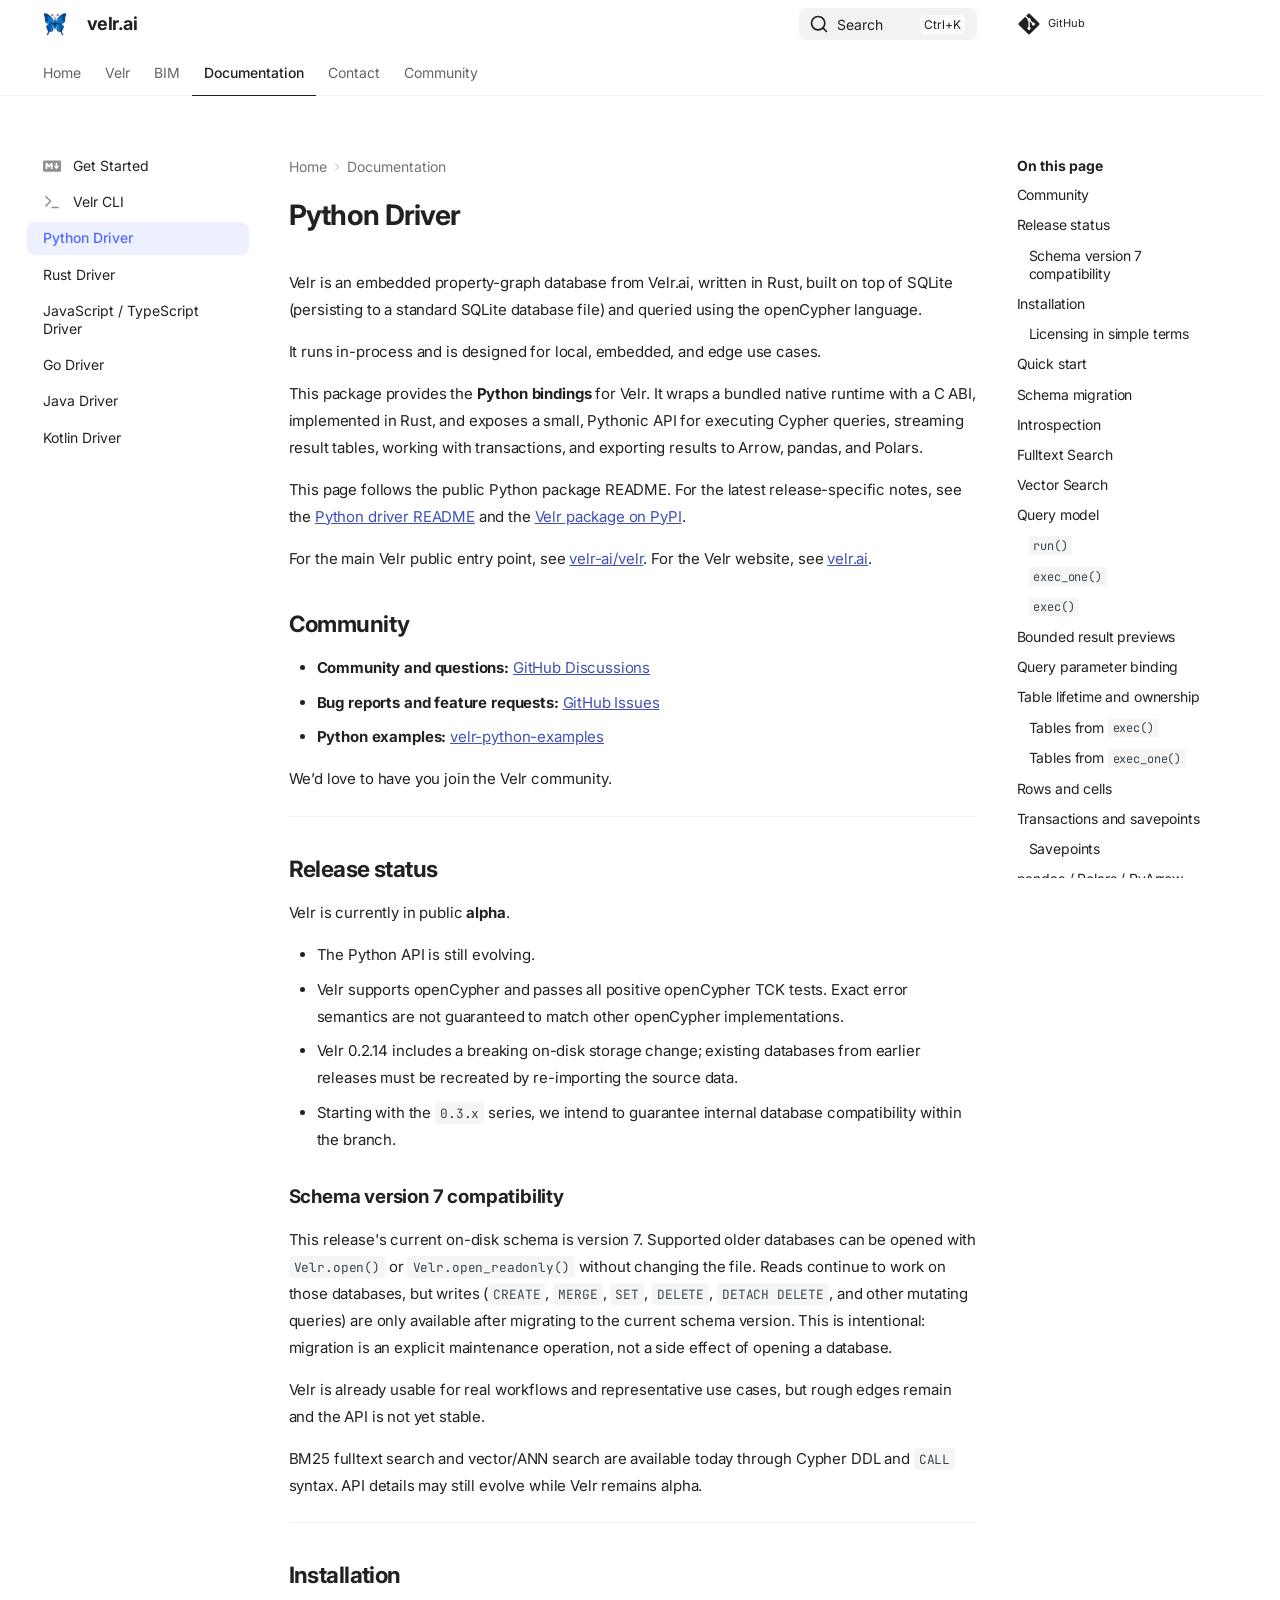
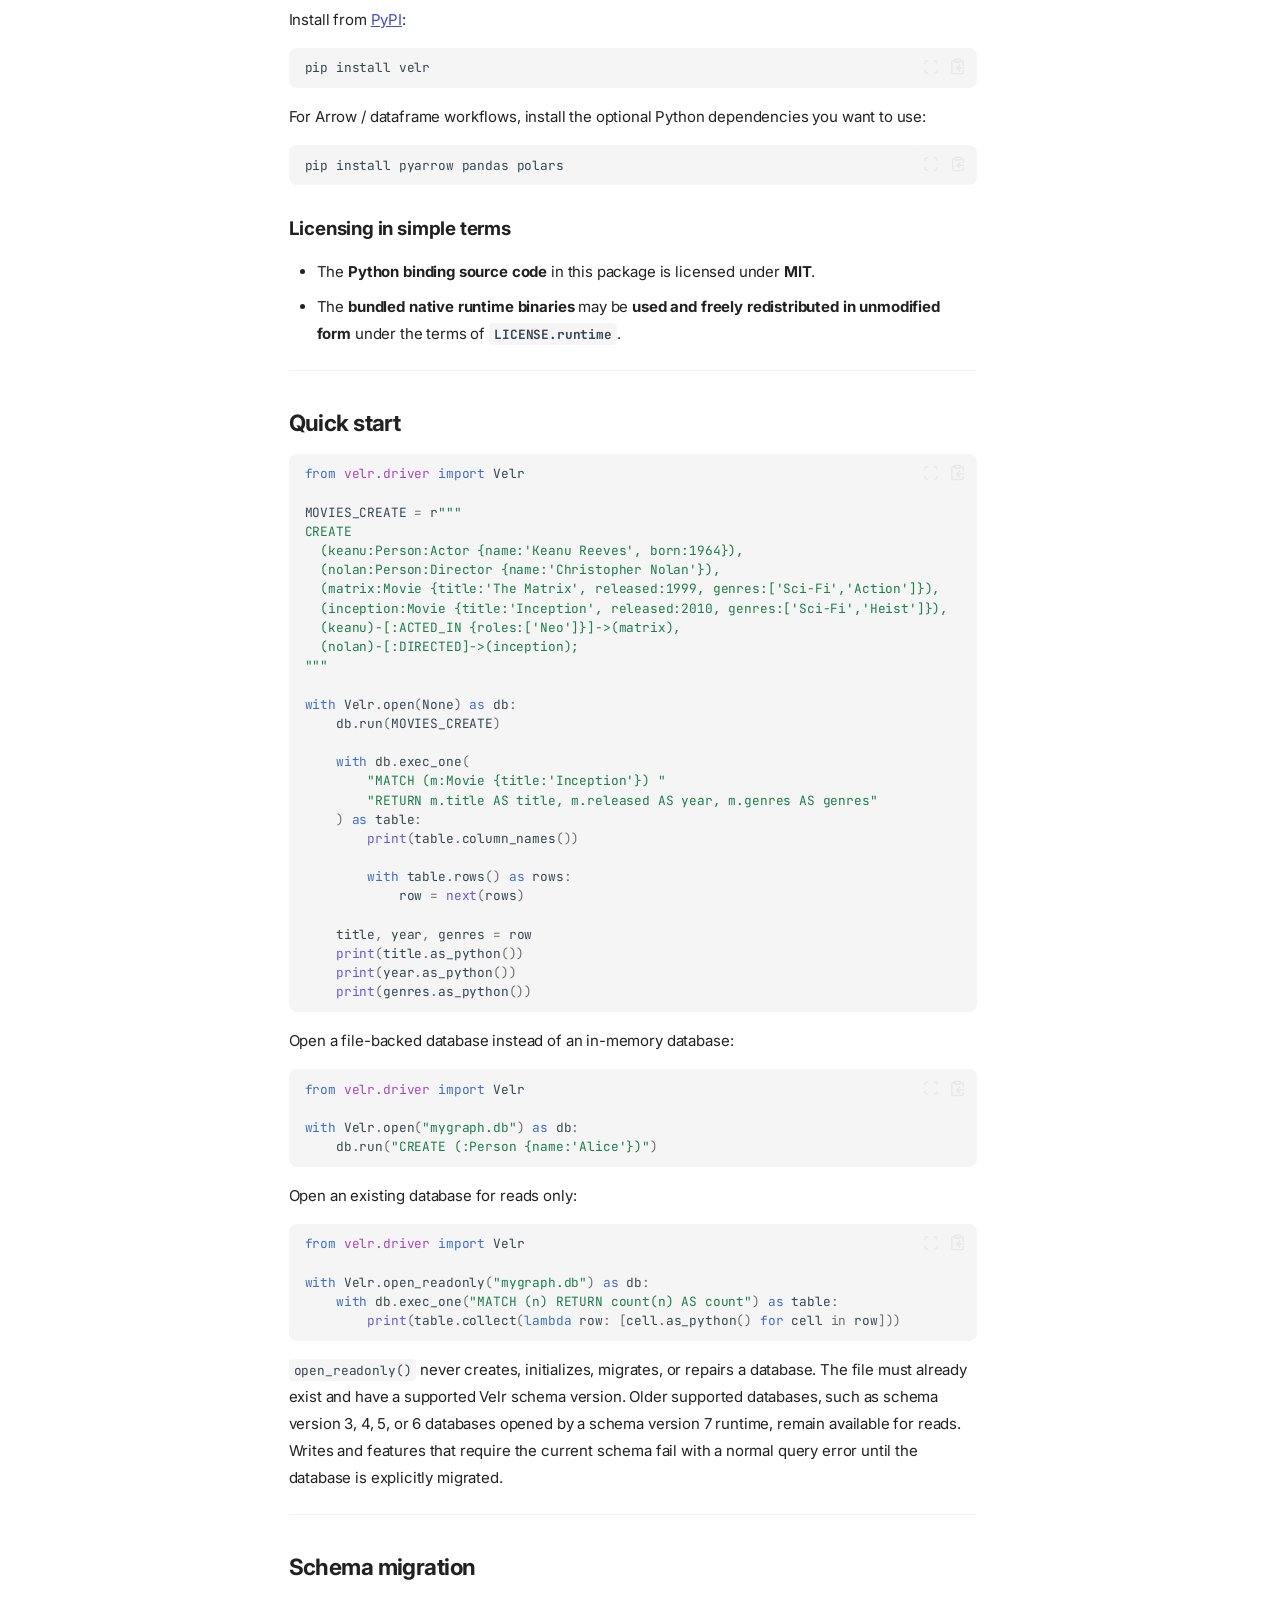
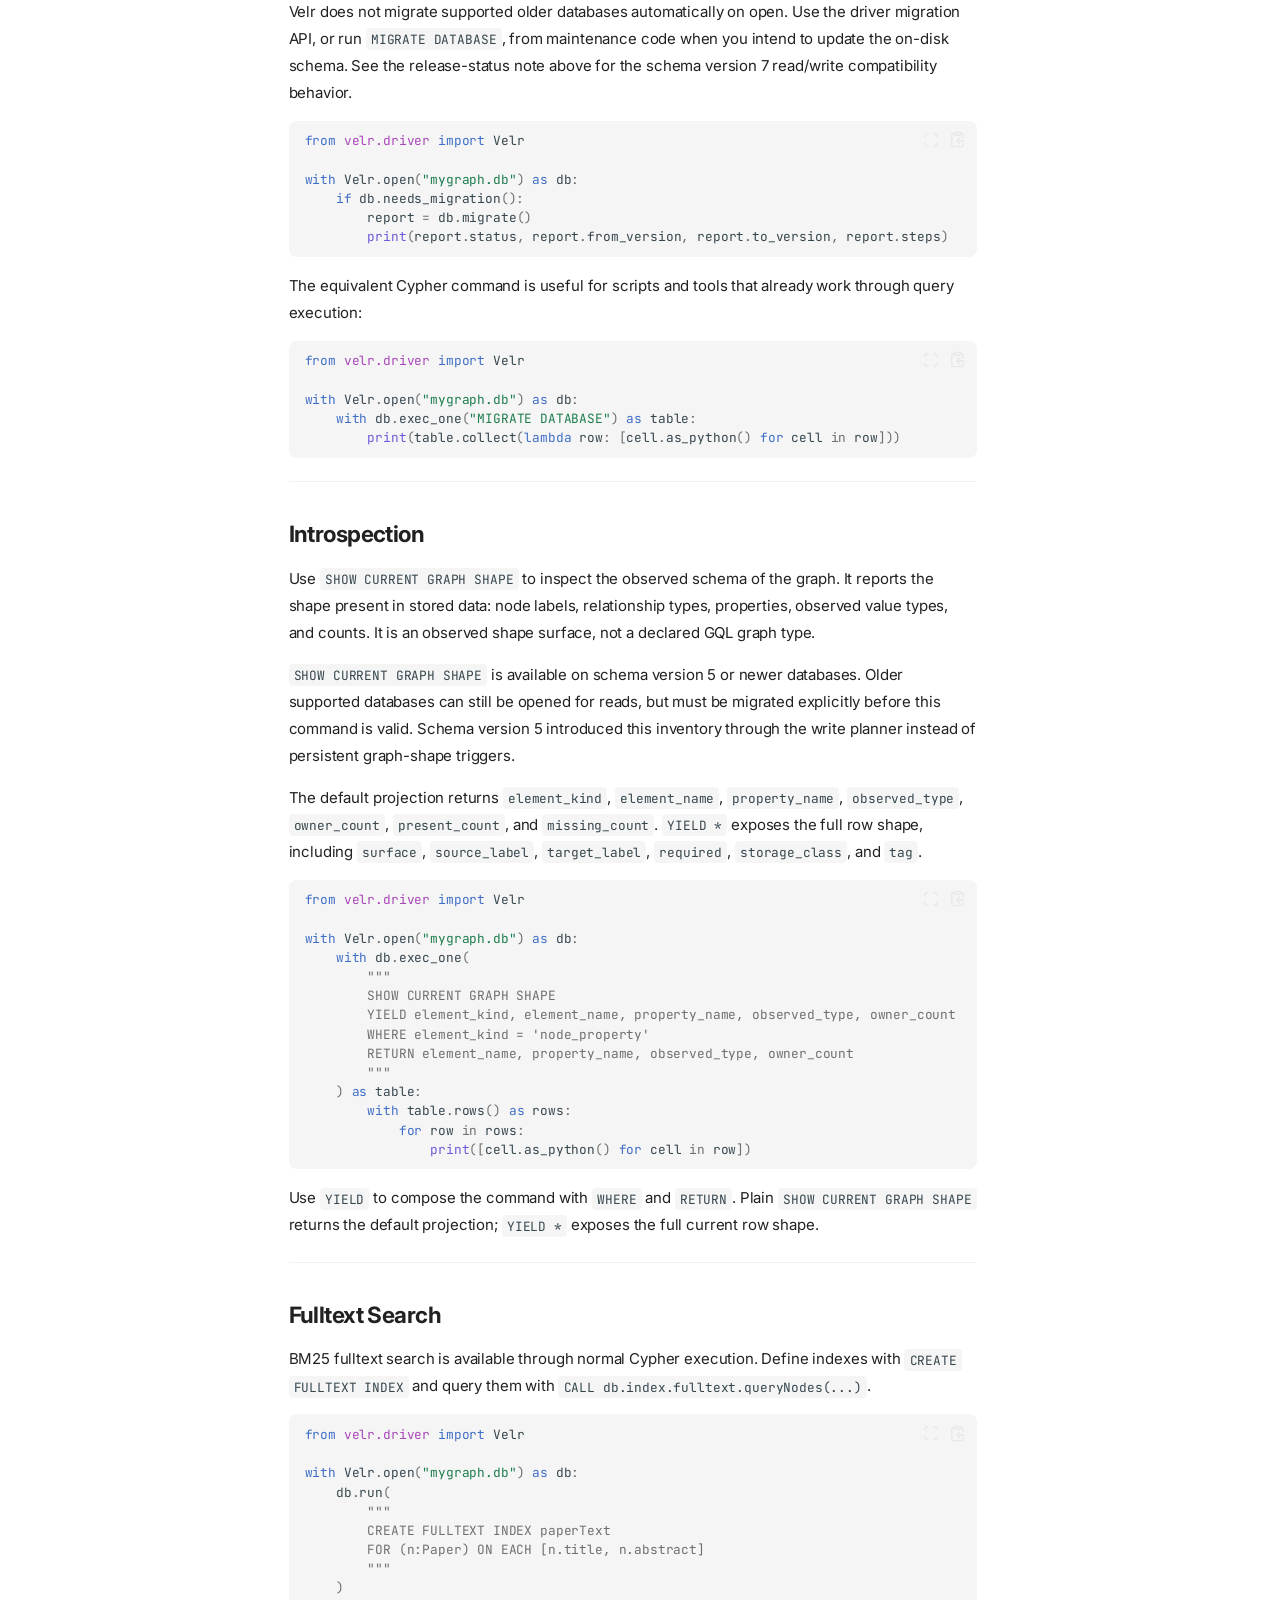
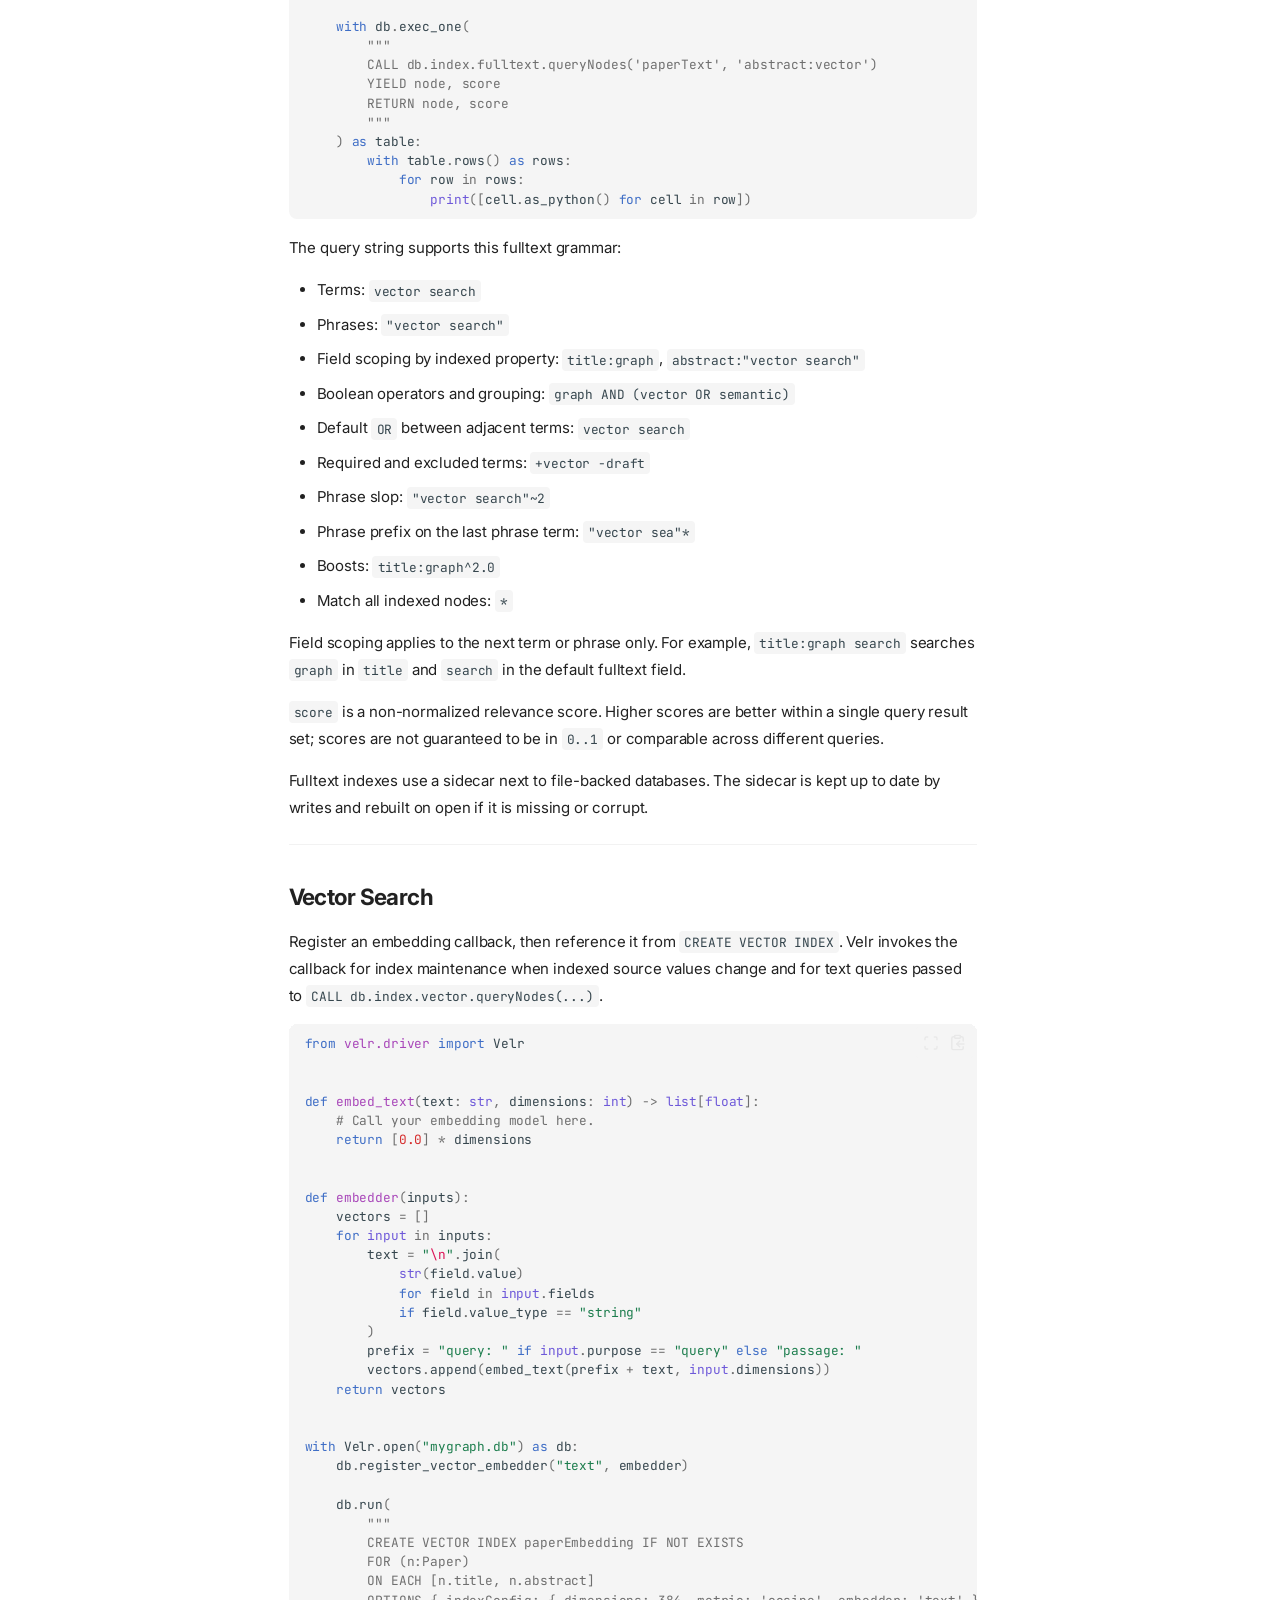
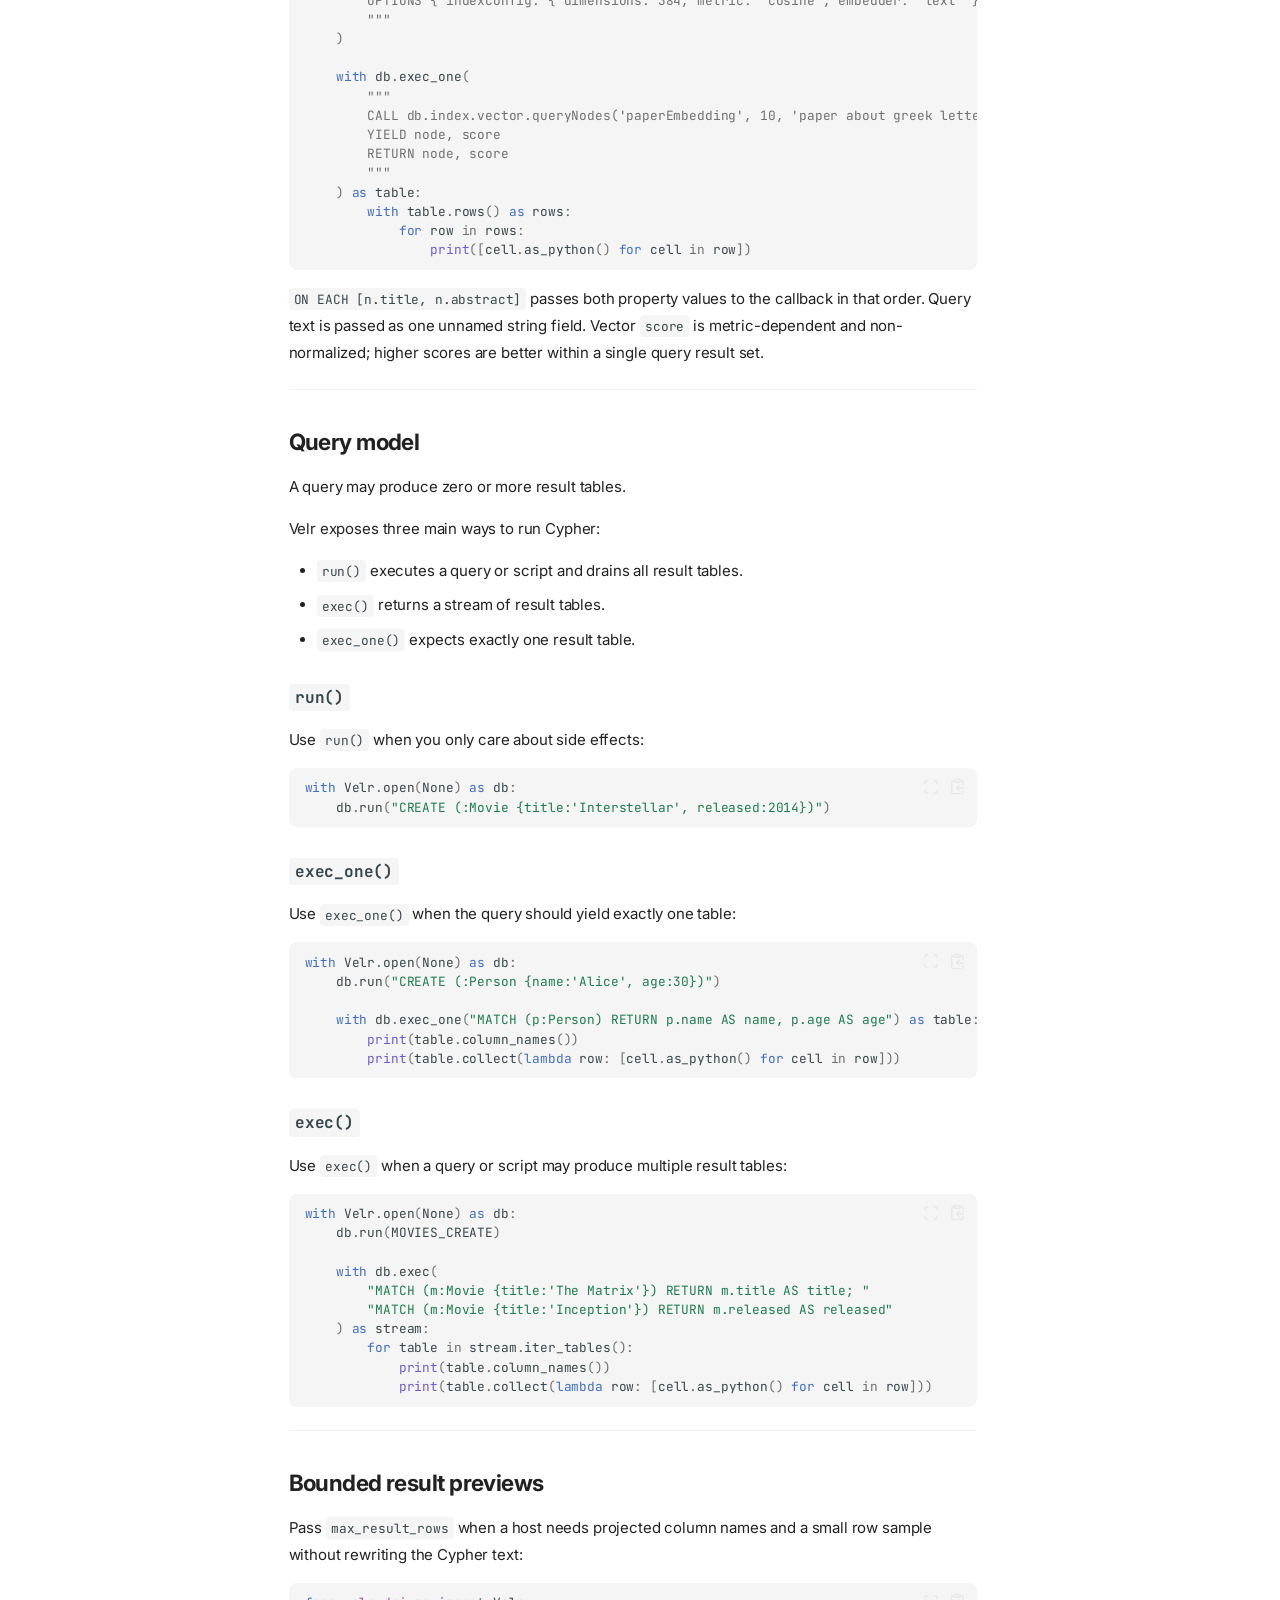
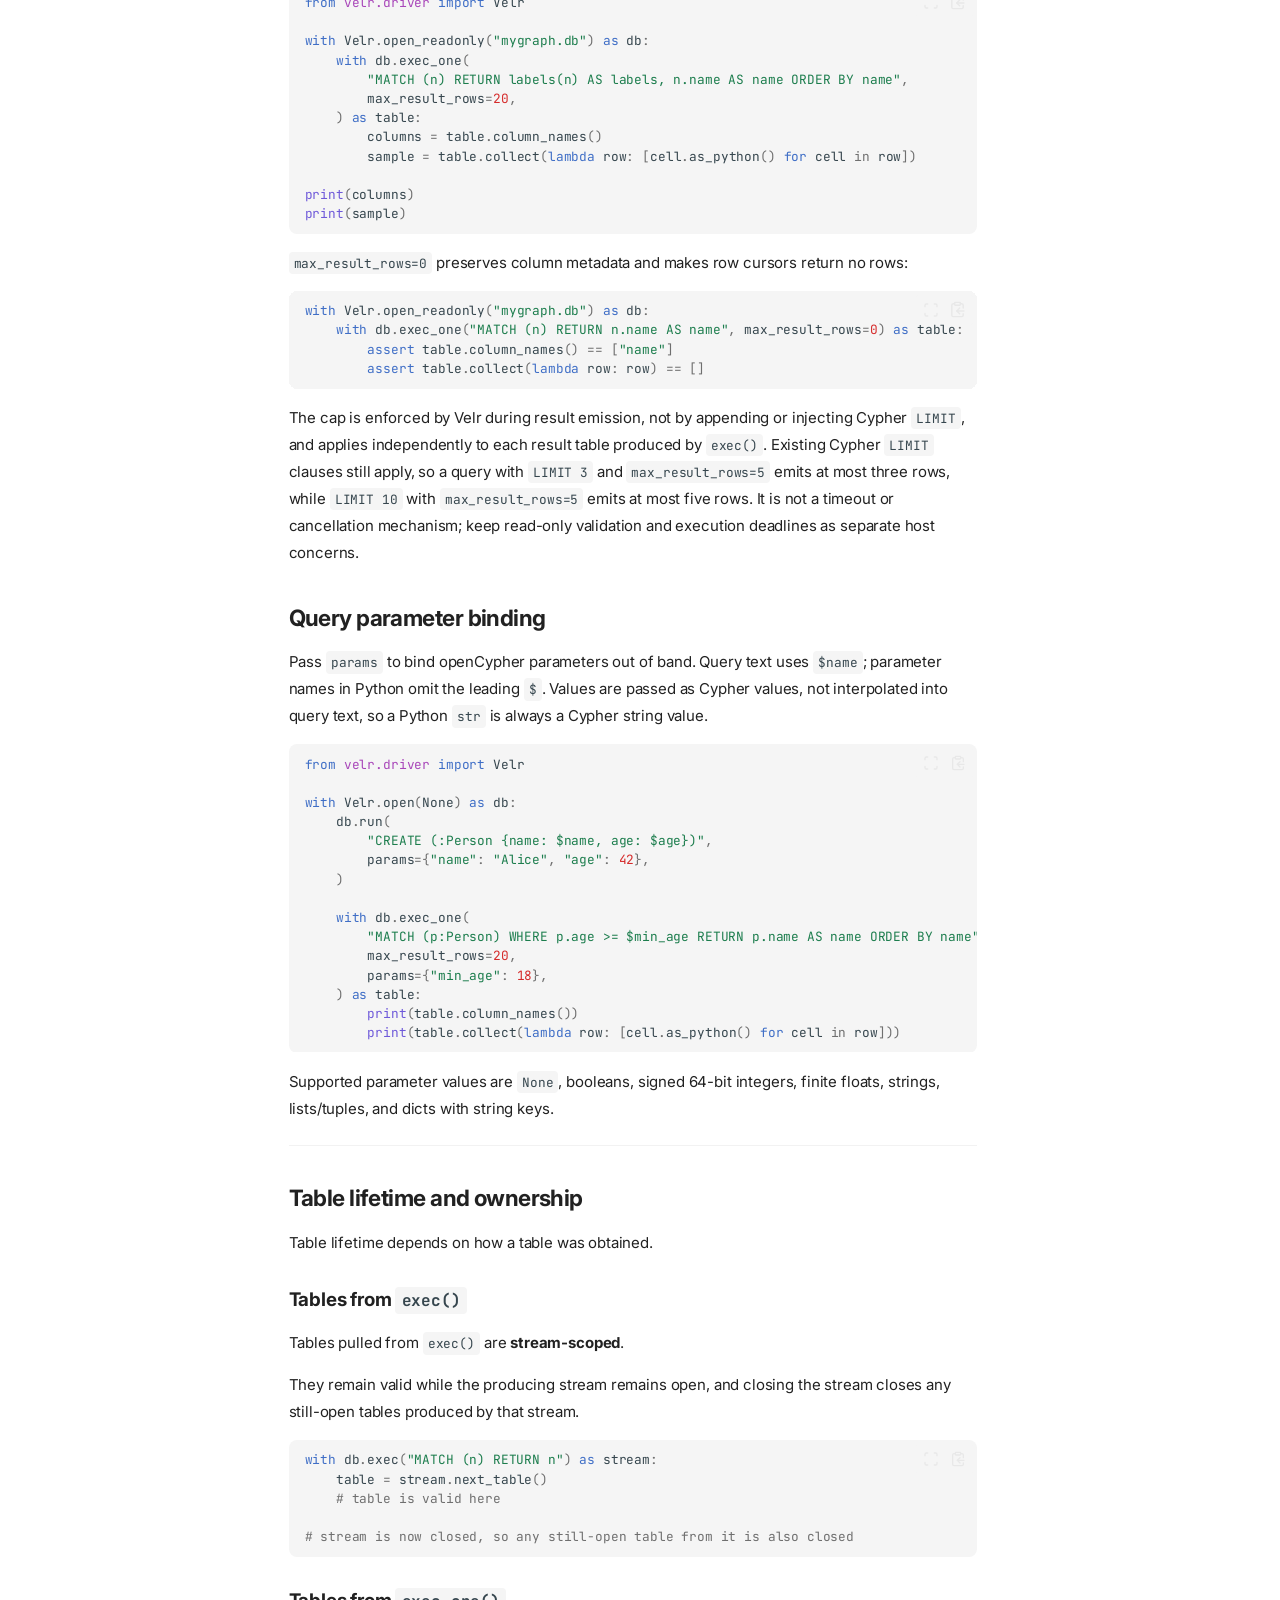
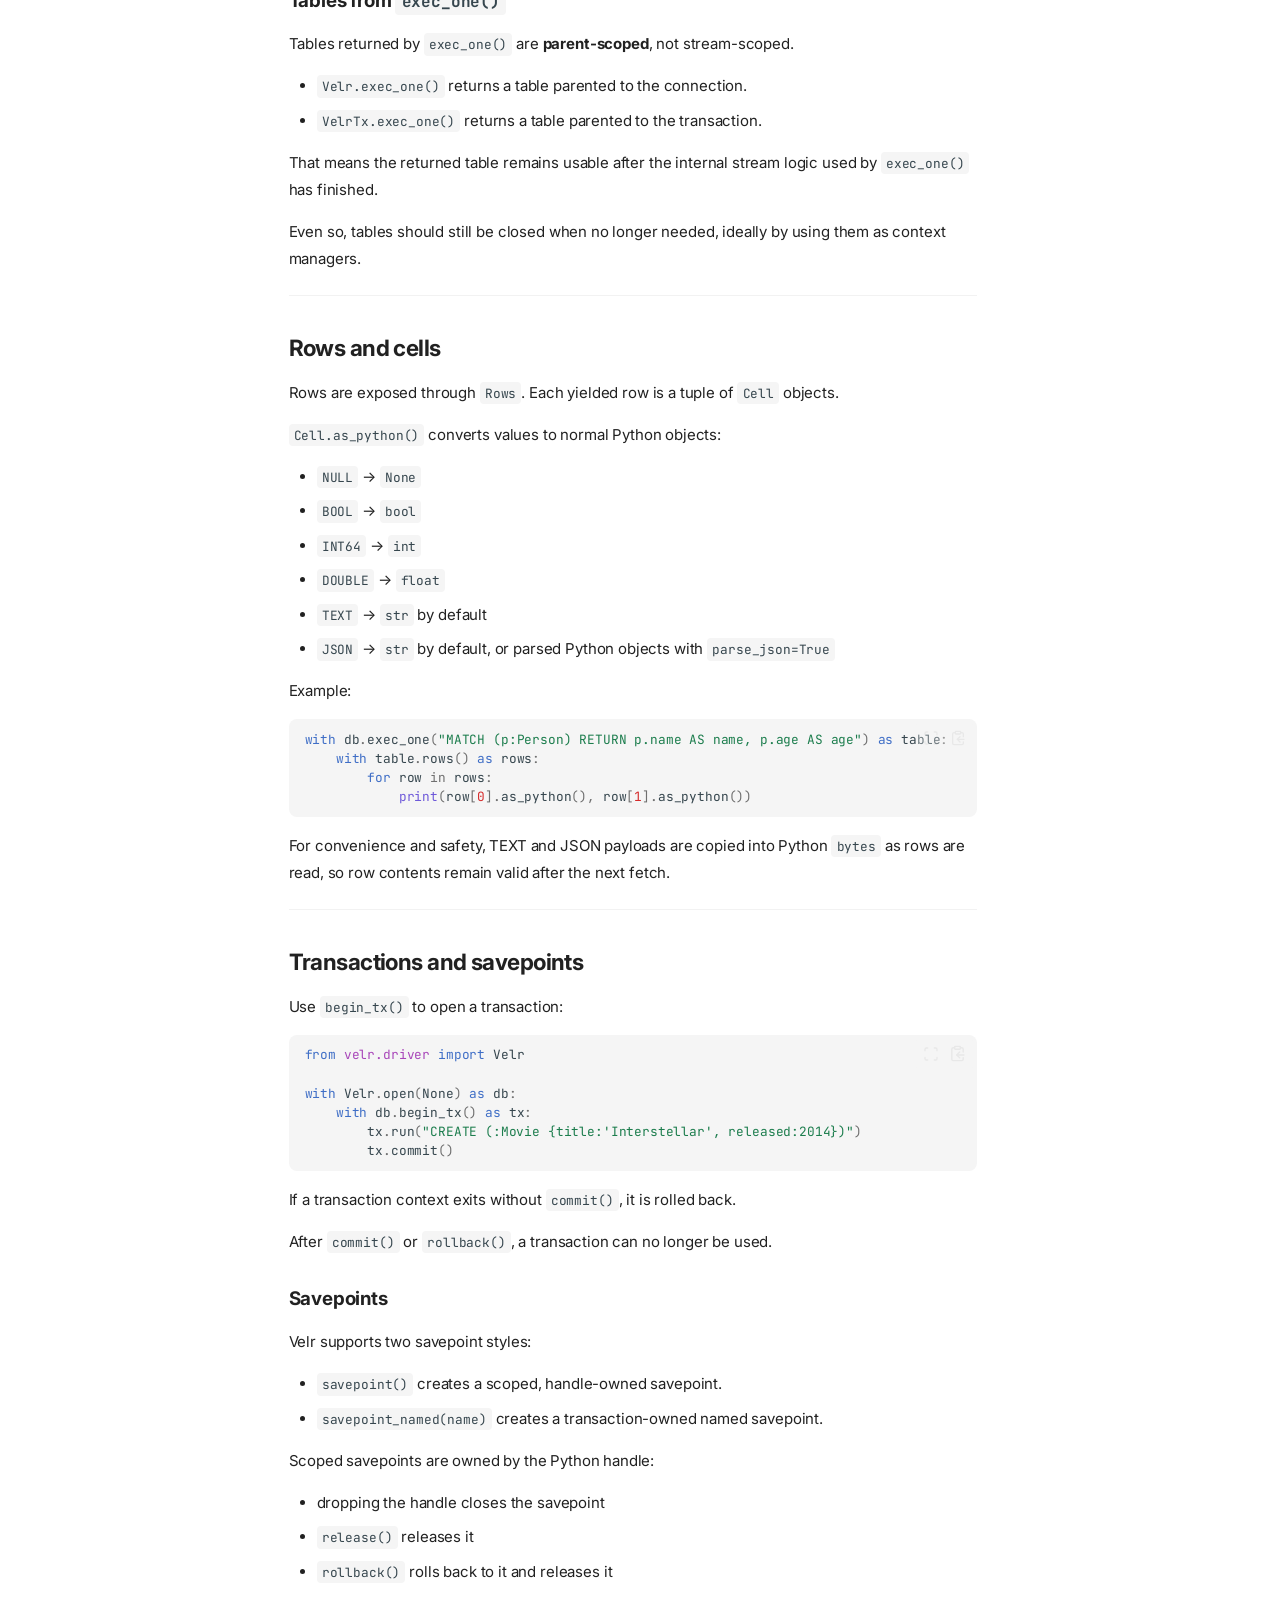
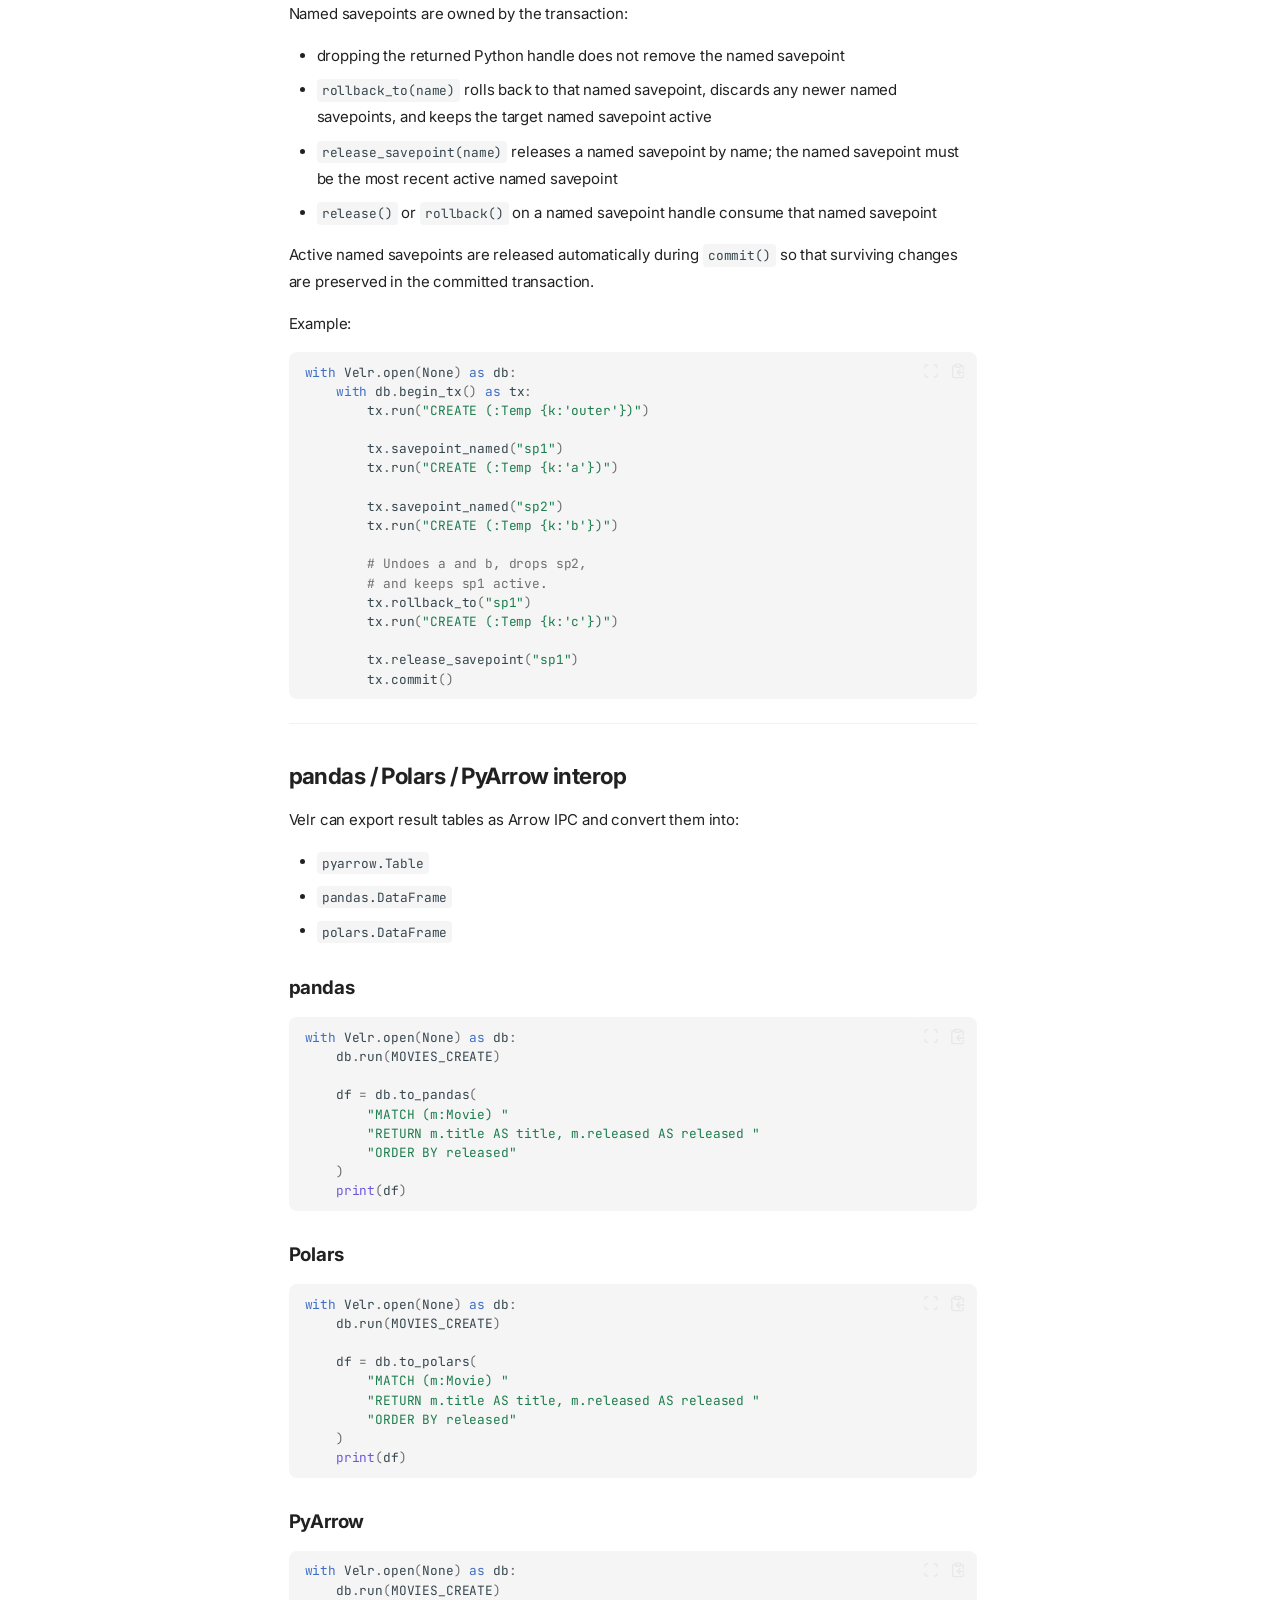
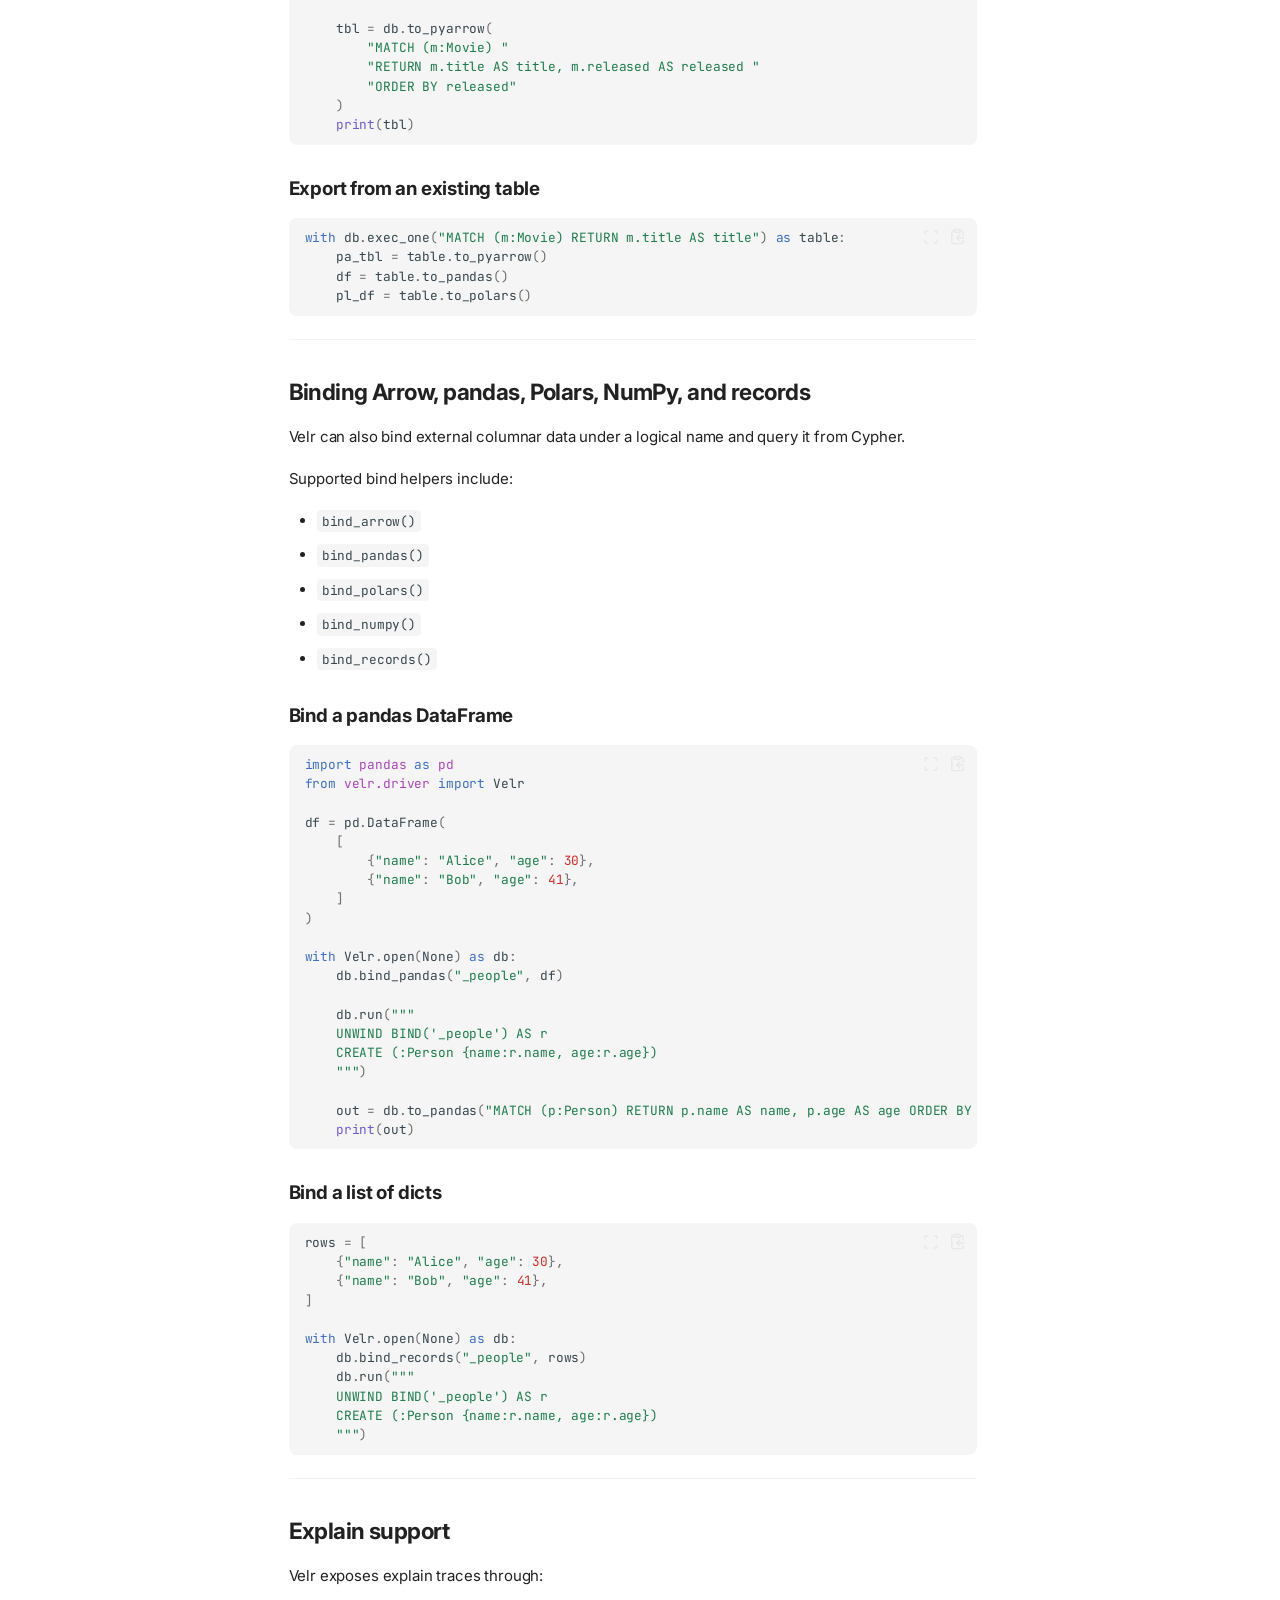
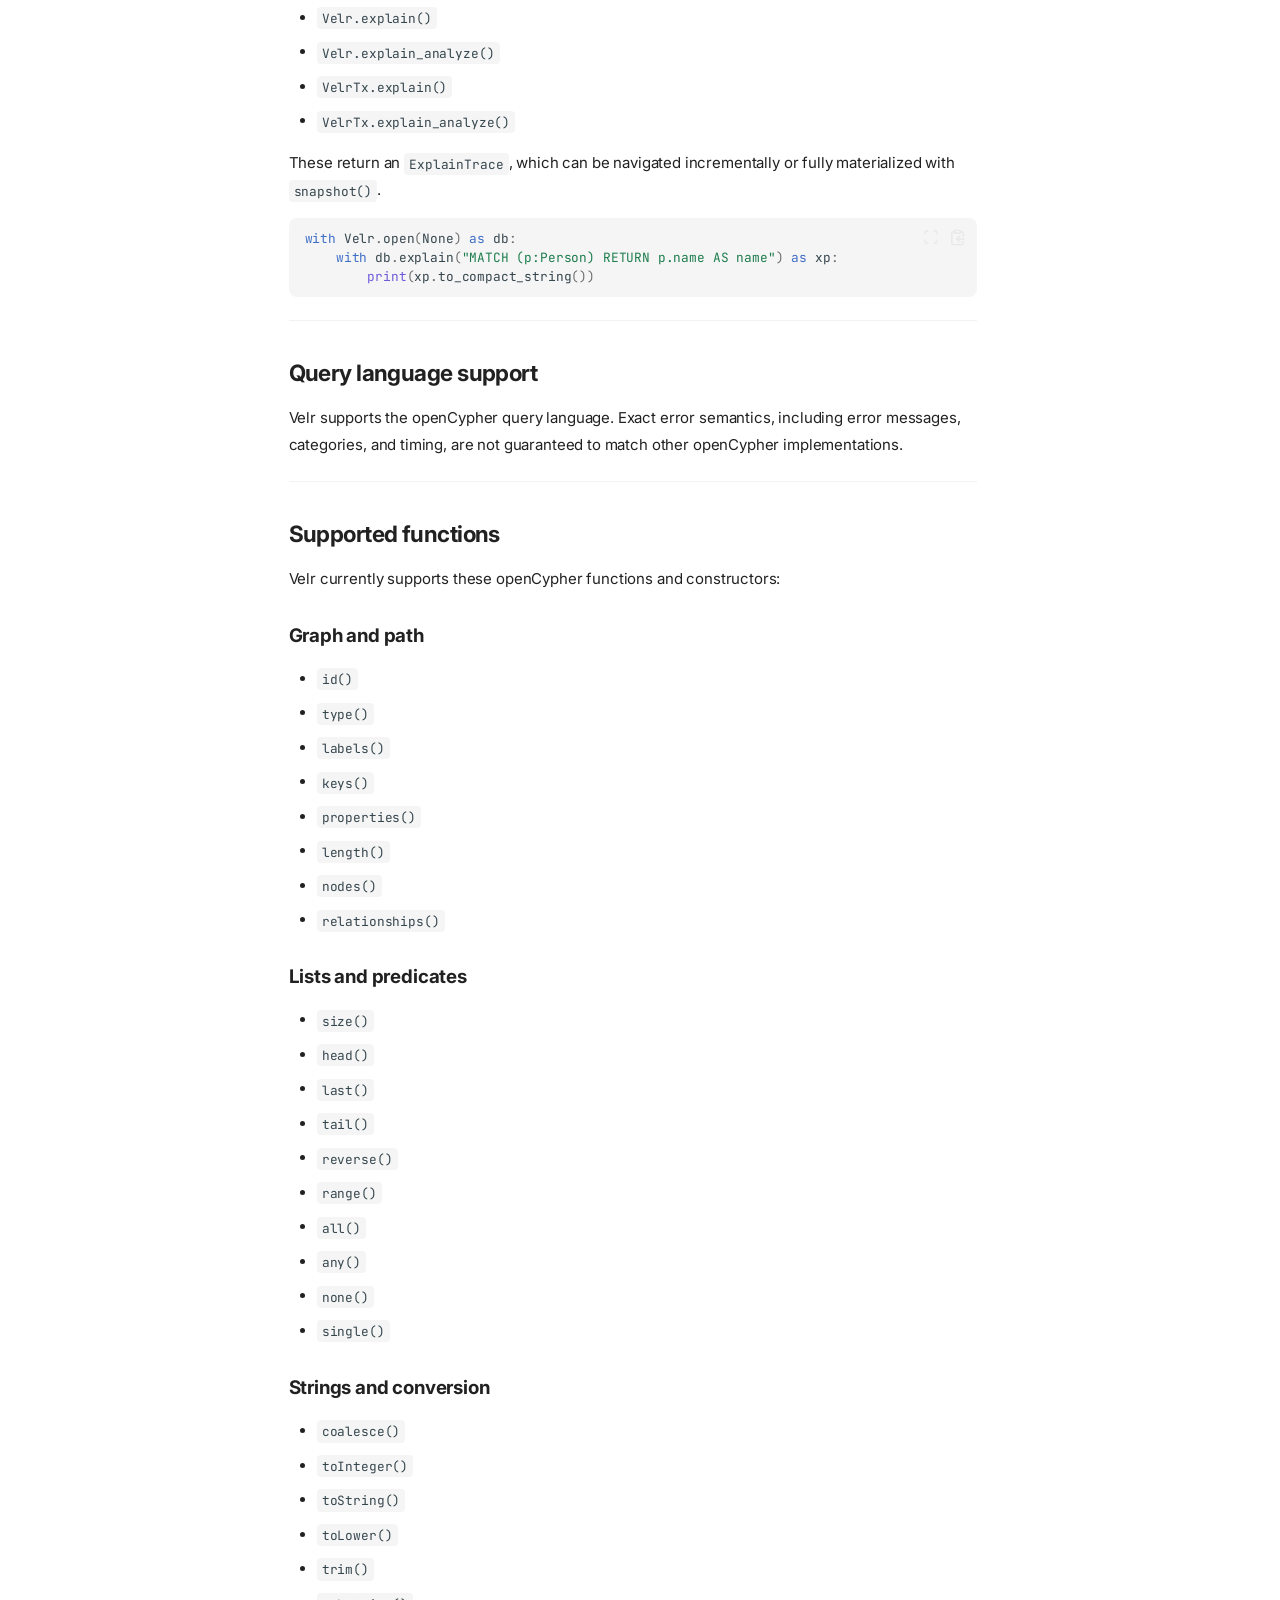
<file: docs/python-driver/index.html>
<!doctype html>
<html lang="en" class="no-js">
  <head>
    
      <meta charset="utf-8">
      <meta name="viewport" content="width=device-width,initial-scale=1">
      
        <meta name="description" content="Velr is a lightweight, blazingly fast Rust database that unifies openCypher graphs, SQL, BM25 full-text search, vectors, and time-series on top of SQLite.">
      
      
        <meta name="author" content="Tomas Karlsson">
      
      
        <link rel="canonical" href="https://velr.ai/docs/python-driver/">
      
      
        <link rel="prev" href="../shell/">
      
      
        <link rel="next" href="../rust-driver/">
      
      
        
      
      
      <link rel="icon" href="../../assets/images/favicon.png">
      <meta name="generator" content="zensical-0.0.47">
    
    
      
        <title>Python Driver - velr.ai</title>
      
    
    
      
        
      
      <link rel="stylesheet" href="../../assets/stylesheets/modern/main.5e19f6ca.min.css">
      
        
          
        
        <link rel="stylesheet" href="../../assets/stylesheets/modern/palette.dfe2e883.min.css">
      
      


    
    
      
    
    
      
        
        
        <link rel="preconnect" href="https://fonts.gstatic.com" crossorigin>
        <link rel="stylesheet" href="https://fonts.googleapis.com/css?family=Inter:300,300i,400,400i,500,500i,700,700i%7CJetBrains+Mono:400,400i,700,700i&amp;display=fallback">
        <style>:root{--md-text-font:"Inter";--md-code-font:"JetBrains Mono"}</style>
      
    
    
      <link rel="stylesheet" href="../../assets/stylesheets/landing.css">
    
    <script>__md_scope=new URL("../..",location),__md_scope.pathname.endsWith("/")||(__md_scope=new URL(__md_scope.pathname+"/",location)),__md_hash=e=>[...e].reduce(((e,t)=>(e<<5)-e+t.charCodeAt(0)),0),__md_get=(e,t=localStorage,_=__md_scope)=>JSON.parse(t.getItem(_.pathname+"."+e)),__md_set=(e,t,_=localStorage,a=__md_scope)=>{try{_.setItem(a.pathname+"."+e,JSON.stringify(t))}catch(e){}},document.documentElement.setAttribute("data-platform",navigator.platform)</script>
    
      

    
    
  </head>
  
  
    
    
      
    
    
    
    
    <body dir="ltr" data-md-color-scheme="default" data-md-color-primary="indigo" data-md-color-accent="indigo">
  
    
    <input class="md-toggle" data-md-toggle="drawer" type="checkbox" id="__drawer" autocomplete="off">
    <input class="md-toggle" data-md-toggle="search" type="checkbox" id="__search" autocomplete="off">
    <label class="md-overlay" for="__drawer" aria-label="Navigation"></label>
    <div data-md-component="skip">
      
        
        <a href="#python-driver" class="md-skip">
          Skip to content
        </a>
      
    </div>
    <div data-md-component="announce">
      
    </div>
    
    
      

<header class="md-header" data-md-component="header">
  <nav class="md-header__inner md-grid" aria-label="Header">
    <a href="../.." title="velr.ai" class="md-header__button md-logo" aria-label="velr.ai" data-md-component="logo">
      
  <img src="../../assets/logo_bf_small.png" alt="velr.ai">

    </a>
    <label class="md-header__button md-icon" for="__drawer" aria-label="Navigation">
      
      <svg xmlns="http://www.w3.org/2000/svg" fill="none" stroke="currentColor" stroke-linecap="round" stroke-linejoin="round" stroke-width="2" class="lucide lucide-menu" viewBox="0 0 24 24"><path d="M4 5h16M4 12h16M4 19h16"/></svg>
    </label>
    <div class="md-header__title" data-md-component="header-title">
      <div class="md-header__ellipsis">
        <div class="md-header__topic">
          <span class="md-ellipsis">
            velr.ai
          </span>
        </div>
        <div class="md-header__topic" data-md-component="header-topic">
          <span class="md-ellipsis">
            
              Python Driver
            
          </span>
        </div>
      </div>
    </div>
    
      
        <form class="md-header__option" data-md-component="palette">
  
    
    
    
    <input class="md-option" data-md-color-media="none" data-md-color-scheme="default" data-md-color-primary="indigo" data-md-color-accent="indigo"  aria-hidden="true"  type="radio" name="__palette" id="__palette_0">
    
  
</form>
      
    
    
      <script>var palette=__md_get("__palette");if(palette&&palette.color){if("(prefers-color-scheme)"===palette.color.media){var media=matchMedia("(prefers-color-scheme: light)"),input=document.querySelector(media.matches?"[data-md-color-media='(prefers-color-scheme: light)']":"[data-md-color-media='(prefers-color-scheme: dark)']");palette.color.media=input.getAttribute("data-md-color-media"),palette.color.scheme=input.getAttribute("data-md-color-scheme"),palette.color.primary=input.getAttribute("data-md-color-primary"),palette.color.accent=input.getAttribute("data-md-color-accent")}for(var[key,value]of Object.entries(palette.color))document.body.setAttribute("data-md-color-"+key,value)}</script>
    
    
    
      
      
        <label class="md-header__button md-icon" for="__search" aria-label="Search">
          
          <svg xmlns="http://www.w3.org/2000/svg" fill="none" stroke="currentColor" stroke-linecap="round" stroke-linejoin="round" stroke-width="2" class="lucide lucide-search" viewBox="0 0 24 24"><path d="m21 21-4.34-4.34"/><circle cx="11" cy="11" r="8"/></svg>
        </label>
        <div class="md-search" data-md-component="search" role="dialog" aria-label="Search">
  <button type="button" class="md-search__button">
    Search
  </button>
</div>
      
    
    <div class="md-header__source">
      
        <a href="https://github.com/velr-ai/velr" title="Go to repository" class="md-source" data-md-component="source">
  <div class="md-source__icon md-icon">
    
    <svg xmlns="http://www.w3.org/2000/svg" viewBox="0 0 448 512"><!--! Font Awesome Free 7.2.0 by @fontawesome - https://fontawesome.com License - https://fontawesome.com/license/free (Icons: CC BY 4.0, Fonts: SIL OFL 1.1, Code: MIT License) Copyright 2026 Fonticons, Inc.--><path fill="currentColor" d="M439.6 236.1 244 40.5c-5.4-5.5-12.8-8.5-20.4-8.5s-15 3-20.4 8.4L162.5 81l51.5 51.5c27.1-9.1 52.7 16.8 43.4 43.7l49.7 49.7c34.2-11.8 61.2 31 35.5 56.7-26.5 26.5-70.2-2.9-56-37.3L240.3 199v121.9c25.3 12.5 22.3 41.8 9.1 55-6.4 6.4-15.2 10.1-24.3 10.1s-17.8-3.6-24.3-10.1c-17.6-17.6-11.1-46.9 11.2-56v-123c-20.8-8.5-24.6-30.7-18.6-45L142.6 101 8.5 235.1C3 240.6 0 247.9 0 255.5s3 15 8.5 20.4l195.6 195.7c5.4 5.4 12.7 8.4 20.4 8.4s15-3 20.4-8.4l194.7-194.7c5.4-5.4 8.4-12.8 8.4-20.4s-3-15-8.4-20.4"/></svg>
  </div>
  <div class="md-source__repository">
    GitHub
  </div>
</a>
      
    </div>
  </nav>
  
</header>
    
    <div class="md-container" data-md-component="container">
      
      
        
          
            
<nav class="md-tabs" aria-label="Tabs" data-md-component="tabs">
  <div class="md-grid">
    <ul class="md-tabs__list">
      
        
  
  
  
  
    <li class="md-tabs__item">
      <a href="../.." class="md-tabs__link">
        
  
  Home

      </a>
    </li>
  

      
        
  
  
  
  
    <li class="md-tabs__item">
      <a href="../../velr/" class="md-tabs__link">
        
  
  Velr

      </a>
    </li>
  

      
        
  
  
  
  
    <li class="md-tabs__item">
      <a href="../../velr-ifc/" class="md-tabs__link">
        
  
  BIM

      </a>
    </li>
  

      
        
  
  
  
    
  
  
    
      
      
        
      
        
      
        
      
        
      
        
      
        
      
        
      
        
      
    
    
    
    
      <li class="md-tabs__item md-tabs__item--active">
        <a href="../get-started/" class="md-tabs__link">
          
  
  Documentation

        </a>
      </li>
    
  

      
        
  
  
  
  
    <li class="md-tabs__item">
      <a href="../../contact/" class="md-tabs__link">
        
  
  Contact

      </a>
    </li>
  

      
        
  
  
  
  
    
      
      
        
          
        
      
    
    
    
    
      <li class="md-tabs__item">
        <a href="../../community/" class="md-tabs__link">
          
  
  Community

        </a>
      </li>
    
  

      
    </ul>
  </div>
</nav>
          
        
      
      <main class="md-main" data-md-component="main">
        <div class="md-main__inner md-grid">
          
            
              
              <div class="md-sidebar md-sidebar--primary" data-md-component="sidebar" data-md-type="navigation" >
                <div class="md-sidebar__scrollwrap">
                  <div class="md-sidebar__inner">
                    


  


<nav class="md-nav md-nav--primary md-nav--lifted" aria-label="Navigation" data-md-level="0">
  <label class="md-nav__title" for="__drawer">
    <a href="../.." title="velr.ai" class="md-nav__button md-logo" aria-label="velr.ai" data-md-component="logo">
      
  <img src="../../assets/logo_bf_small.png" alt="velr.ai">

    </a>
    velr.ai
  </label>
  
    <div class="md-nav__source">
      <a href="https://github.com/velr-ai/velr" title="Go to repository" class="md-source" data-md-component="source">
  <div class="md-source__icon md-icon">
    
    <svg xmlns="http://www.w3.org/2000/svg" viewBox="0 0 448 512"><!--! Font Awesome Free 7.2.0 by @fontawesome - https://fontawesome.com License - https://fontawesome.com/license/free (Icons: CC BY 4.0, Fonts: SIL OFL 1.1, Code: MIT License) Copyright 2026 Fonticons, Inc.--><path fill="currentColor" d="M439.6 236.1 244 40.5c-5.4-5.5-12.8-8.5-20.4-8.5s-15 3-20.4 8.4L162.5 81l51.5 51.5c27.1-9.1 52.7 16.8 43.4 43.7l49.7 49.7c34.2-11.8 61.2 31 35.5 56.7-26.5 26.5-70.2-2.9-56-37.3L240.3 199v121.9c25.3 12.5 22.3 41.8 9.1 55-6.4 6.4-15.2 10.1-24.3 10.1s-17.8-3.6-24.3-10.1c-17.6-17.6-11.1-46.9 11.2-56v-123c-20.8-8.5-24.6-30.7-18.6-45L142.6 101 8.5 235.1C3 240.6 0 247.9 0 255.5s3 15 8.5 20.4l195.6 195.7c5.4 5.4 12.7 8.4 20.4 8.4s15-3 20.4-8.4l194.7-194.7c5.4-5.4 8.4-12.8 8.4-20.4s-3-15-8.4-20.4"/></svg>
  </div>
  <div class="md-source__repository">
    GitHub
  </div>
</a>
    </div>
  
  <ul class="md-nav__list" data-md-scrollfix>
    
      
      
  
  
  
  
    <li class="md-nav__item">
      <a href="../.." class="md-nav__link">
        
  
  
    <svg xmlns="http://www.w3.org/2000/svg" fill="none" stroke="currentColor" stroke-linecap="round" stroke-linejoin="round" stroke-width="2" class="lucide lucide-rocket" viewBox="0 0 24 24"><path d="M12 15v5s3.03-.55 4-2c1.08-1.62 0-5 0-5M4.5 16.5c-1.5 1.26-2 5-2 5s3.74-.5 5-2c.71-.84.7-2.13-.09-2.91a2.18 2.18 0 0 0-2.91-.09"/><path d="M9 12a22 22 0 0 1 2-3.95A12.88 12.88 0 0 1 22 2c0 2.72-.78 7.5-6 11a22.4 22.4 0 0 1-4 2z"/><path d="M9 12H4s.55-3.03 2-4c1.62-1.08 5 .05 5 .05"/></svg>
  
  <span class="md-ellipsis">
    
  
  Home

    
  </span>
  
  

      </a>
    </li>
  

    
      
      
  
  
  
  
    <li class="md-nav__item">
      <a href="../../velr/" class="md-nav__link">
        
  
  
    <svg xmlns="http://www.w3.org/2000/svg" fill="none" stroke="currentColor" stroke-linecap="round" stroke-linejoin="round" stroke-width="2" class="lucide lucide-database" viewBox="0 0 24 24"><ellipse cx="12" cy="5" rx="9" ry="3"/><path d="M3 5v14a9 3 0 0 0 18 0V5"/><path d="M3 12a9 3 0 0 0 18 0"/></svg>
  
  <span class="md-ellipsis">
    
  
  Velr

    
  </span>
  
  

      </a>
    </li>
  

    
      
      
  
  
  
  
    <li class="md-nav__item">
      <a href="../../velr-ifc/" class="md-nav__link">
        
  
  
    <svg xmlns="http://www.w3.org/2000/svg" fill="none" stroke="currentColor" stroke-linecap="round" stroke-linejoin="round" stroke-width="2" class="lucide lucide-box" viewBox="0 0 24 24"><path d="M21 8a2 2 0 0 0-1-1.73l-7-4a2 2 0 0 0-2 0l-7 4A2 2 0 0 0 3 8v8a2 2 0 0 0 1 1.73l7 4a2 2 0 0 0 2 0l7-4A2 2 0 0 0 21 16Z"/><path d="m3.3 7 8.7 5 8.7-5M12 22V12"/></svg>
  
  <span class="md-ellipsis">
    
  
  BIM

    
  </span>
  
  

      </a>
    </li>
  

    
      
      
  
  
    
  
  
  
    
    
      
        
      
        
      
        
      
        
      
        
      
        
      
        
      
        
      
    
    
    
      
        
        
      
      
        
      
    
    
    <li class="md-nav__item md-nav__item--active md-nav__item--section md-nav__item--nested">
      
        
        
        <input class="md-nav__toggle md-toggle " type="checkbox" id="__nav_4" checked>
        
          
          <label class="md-nav__link" for="__nav_4" id="__nav_4_label" tabindex="">
            
  
  
  <span class="md-ellipsis">
    
  
  Documentation

    
  </span>
  
  

            <span class="md-nav__icon md-icon"></span>
          </label>
        
        <nav class="md-nav" data-md-level="1" aria-labelledby="__nav_4_label" aria-expanded="true">
          <label class="md-nav__title" for="__nav_4">
            <span class="md-nav__icon md-icon"></span>
            
  
  Documentation

          </label>
          <ul class="md-nav__list" data-md-scrollfix>
            
              
                
  
  
  
  
    <li class="md-nav__item">
      <a href="../get-started/" class="md-nav__link">
        
  
  
    <svg xmlns="http://www.w3.org/2000/svg" viewBox="0 0 24 24"><title>Markdown</title><path d="M22.27 19.385H1.73A1.73 1.73 0 0 1 0 17.655V6.345a1.73 1.73 0 0 1 1.73-1.73h20.54A1.73 1.73 0 0 1 24 6.345v11.308a1.73 1.73 0 0 1-1.73 1.731zM5.769 15.923v-4.5l2.308 2.885 2.307-2.885v4.5h2.308V8.078h-2.308l-2.307 2.885-2.308-2.885H3.46v7.847zM21.232 12h-2.309V8.077h-2.307V12h-2.308l3.461 4.039z"/></svg>
  
  <span class="md-ellipsis">
    
  
  Get Started

    
  </span>
  
  

      </a>
    </li>
  

              
            
              
                
  
  
  
  
    <li class="md-nav__item">
      <a href="../shell/" class="md-nav__link">
        
  
  
    <svg xmlns="http://www.w3.org/2000/svg" fill="none" stroke="currentColor" stroke-linecap="round" stroke-linejoin="round" stroke-width="2" class="lucide lucide-terminal" viewBox="0 0 24 24"><path d="M12 19h8M4 17l6-6-6-6"/></svg>
  
  <span class="md-ellipsis">
    
  
  Velr CLI

    
  </span>
  
  

      </a>
    </li>
  

              
            
              
                
  
  
    
  
  
  
    <li class="md-nav__item md-nav__item--active">
      
      
      
      
        
      
      
        <label class="md-nav__link md-nav__link--active" for="__toc">
          
  
  
  <span class="md-ellipsis">
    
  
  Python Driver

    
  </span>
  
  

          <span class="md-nav__icon md-icon"></span>
        </label>
      
      <a href="././" class="md-nav__link md-nav__link--active">
        
  
  
  <span class="md-ellipsis">
    
  
  Python Driver

    
  </span>
  
  

      </a>
      
        


<nav class="md-nav md-nav--secondary" aria-label="On this page">
  
  
  
    
  
  
    <label class="md-nav__title" for="__toc">
      <span class="md-nav__icon md-icon"></span>
      On this page
    </label>
    <ul class="md-nav__list" data-md-component="toc" data-md-scrollfix>
      
        <li class="md-nav__item">
  <a href="#community" class="md-nav__link">
    <span class="md-ellipsis">
      <span class="md-typeset">
        Community
      </span>
    </span>
  </a>
  
</li>
      
        <li class="md-nav__item">
  <a href="#release-status" class="md-nav__link">
    <span class="md-ellipsis">
      <span class="md-typeset">
        Release status
      </span>
    </span>
  </a>
  
    <nav class="md-nav" aria-label="Release status">
      <ul class="md-nav__list">
        
          <li class="md-nav__item">
  <a href="#schema-version-7-compatibility" class="md-nav__link">
    <span class="md-ellipsis">
      <span class="md-typeset">
        Schema version 7 compatibility
      </span>
    </span>
  </a>
  
</li>
        
      </ul>
    </nav>
  
</li>
      
        <li class="md-nav__item">
  <a href="#installation" class="md-nav__link">
    <span class="md-ellipsis">
      <span class="md-typeset">
        Installation
      </span>
    </span>
  </a>
  
    <nav class="md-nav" aria-label="Installation">
      <ul class="md-nav__list">
        
          <li class="md-nav__item">
  <a href="#licensing-in-simple-terms" class="md-nav__link">
    <span class="md-ellipsis">
      <span class="md-typeset">
        Licensing in simple terms
      </span>
    </span>
  </a>
  
</li>
        
      </ul>
    </nav>
  
</li>
      
        <li class="md-nav__item">
  <a href="#quick-start" class="md-nav__link">
    <span class="md-ellipsis">
      <span class="md-typeset">
        Quick start
      </span>
    </span>
  </a>
  
</li>
      
        <li class="md-nav__item">
  <a href="#schema-migration" class="md-nav__link">
    <span class="md-ellipsis">
      <span class="md-typeset">
        Schema migration
      </span>
    </span>
  </a>
  
</li>
      
        <li class="md-nav__item">
  <a href="#introspection" class="md-nav__link">
    <span class="md-ellipsis">
      <span class="md-typeset">
        Introspection
      </span>
    </span>
  </a>
  
</li>
      
        <li class="md-nav__item">
  <a href="#fulltext-search" class="md-nav__link">
    <span class="md-ellipsis">
      <span class="md-typeset">
        Fulltext Search
      </span>
    </span>
  </a>
  
</li>
      
        <li class="md-nav__item">
  <a href="#vector-search" class="md-nav__link">
    <span class="md-ellipsis">
      <span class="md-typeset">
        Vector Search
      </span>
    </span>
  </a>
  
</li>
      
        <li class="md-nav__item">
  <a href="#query-model" class="md-nav__link">
    <span class="md-ellipsis">
      <span class="md-typeset">
        Query model
      </span>
    </span>
  </a>
  
    <nav class="md-nav" aria-label="Query model">
      <ul class="md-nav__list">
        
          <li class="md-nav__item">
  <a href="#run" class="md-nav__link">
    <span class="md-ellipsis">
      <span class="md-typeset">
        <code>run()</code>
      </span>
    </span>
  </a>
  
</li>
        
          <li class="md-nav__item">
  <a href="#exec_one" class="md-nav__link">
    <span class="md-ellipsis">
      <span class="md-typeset">
        <code>exec_one()</code>
      </span>
    </span>
  </a>
  
</li>
        
          <li class="md-nav__item">
  <a href="#exec" class="md-nav__link">
    <span class="md-ellipsis">
      <span class="md-typeset">
        <code>exec()</code>
      </span>
    </span>
  </a>
  
</li>
        
      </ul>
    </nav>
  
</li>
      
        <li class="md-nav__item">
  <a href="#bounded-result-previews" class="md-nav__link">
    <span class="md-ellipsis">
      <span class="md-typeset">
        Bounded result previews
      </span>
    </span>
  </a>
  
</li>
      
        <li class="md-nav__item">
  <a href="#query-parameter-binding" class="md-nav__link">
    <span class="md-ellipsis">
      <span class="md-typeset">
        Query parameter binding
      </span>
    </span>
  </a>
  
</li>
      
        <li class="md-nav__item">
  <a href="#table-lifetime-and-ownership" class="md-nav__link">
    <span class="md-ellipsis">
      <span class="md-typeset">
        Table lifetime and ownership
      </span>
    </span>
  </a>
  
    <nav class="md-nav" aria-label="Table lifetime and ownership">
      <ul class="md-nav__list">
        
          <li class="md-nav__item">
  <a href="#tables-from-exec" class="md-nav__link">
    <span class="md-ellipsis">
      <span class="md-typeset">
        Tables from <code>exec()</code>
      </span>
    </span>
  </a>
  
</li>
        
          <li class="md-nav__item">
  <a href="#tables-from-exec_one" class="md-nav__link">
    <span class="md-ellipsis">
      <span class="md-typeset">
        Tables from <code>exec_one()</code>
      </span>
    </span>
  </a>
  
</li>
        
      </ul>
    </nav>
  
</li>
      
        <li class="md-nav__item">
  <a href="#rows-and-cells" class="md-nav__link">
    <span class="md-ellipsis">
      <span class="md-typeset">
        Rows and cells
      </span>
    </span>
  </a>
  
</li>
      
        <li class="md-nav__item">
  <a href="#transactions-and-savepoints" class="md-nav__link">
    <span class="md-ellipsis">
      <span class="md-typeset">
        Transactions and savepoints
      </span>
    </span>
  </a>
  
    <nav class="md-nav" aria-label="Transactions and savepoints">
      <ul class="md-nav__list">
        
          <li class="md-nav__item">
  <a href="#savepoints" class="md-nav__link">
    <span class="md-ellipsis">
      <span class="md-typeset">
        Savepoints
      </span>
    </span>
  </a>
  
</li>
        
      </ul>
    </nav>
  
</li>
      
        <li class="md-nav__item">
  <a href="#pandas-polars-pyarrow-interop" class="md-nav__link">
    <span class="md-ellipsis">
      <span class="md-typeset">
        pandas / Polars / PyArrow interop
      </span>
    </span>
  </a>
  
    <nav class="md-nav" aria-label="pandas &#x2f; Polars &#x2f; PyArrow interop">
      <ul class="md-nav__list">
        
          <li class="md-nav__item">
  <a href="#pandas" class="md-nav__link">
    <span class="md-ellipsis">
      <span class="md-typeset">
        pandas
      </span>
    </span>
  </a>
  
</li>
        
          <li class="md-nav__item">
  <a href="#polars" class="md-nav__link">
    <span class="md-ellipsis">
      <span class="md-typeset">
        Polars
      </span>
    </span>
  </a>
  
</li>
        
          <li class="md-nav__item">
  <a href="#pyarrow" class="md-nav__link">
    <span class="md-ellipsis">
      <span class="md-typeset">
        PyArrow
      </span>
    </span>
  </a>
  
</li>
        
          <li class="md-nav__item">
  <a href="#export-from-an-existing-table" class="md-nav__link">
    <span class="md-ellipsis">
      <span class="md-typeset">
        Export from an existing table
      </span>
    </span>
  </a>
  
</li>
        
      </ul>
    </nav>
  
</li>
      
        <li class="md-nav__item">
  <a href="#binding-arrow-pandas-polars-numpy-and-records" class="md-nav__link">
    <span class="md-ellipsis">
      <span class="md-typeset">
        Binding Arrow, pandas, Polars, NumPy, and records
      </span>
    </span>
  </a>
  
    <nav class="md-nav" aria-label="Binding Arrow, pandas, Polars, NumPy, and records">
      <ul class="md-nav__list">
        
          <li class="md-nav__item">
  <a href="#bind-a-pandas-dataframe" class="md-nav__link">
    <span class="md-ellipsis">
      <span class="md-typeset">
        Bind a pandas DataFrame
      </span>
    </span>
  </a>
  
</li>
        
          <li class="md-nav__item">
  <a href="#bind-a-list-of-dicts" class="md-nav__link">
    <span class="md-ellipsis">
      <span class="md-typeset">
        Bind a list of dicts
      </span>
    </span>
  </a>
  
</li>
        
      </ul>
    </nav>
  
</li>
      
        <li class="md-nav__item">
  <a href="#explain-support" class="md-nav__link">
    <span class="md-ellipsis">
      <span class="md-typeset">
        Explain support
      </span>
    </span>
  </a>
  
</li>
      
        <li class="md-nav__item">
  <a href="#query-language-support" class="md-nav__link">
    <span class="md-ellipsis">
      <span class="md-typeset">
        Query language support
      </span>
    </span>
  </a>
  
</li>
      
        <li class="md-nav__item">
  <a href="#supported-functions" class="md-nav__link">
    <span class="md-ellipsis">
      <span class="md-typeset">
        Supported functions
      </span>
    </span>
  </a>
  
    <nav class="md-nav" aria-label="Supported functions">
      <ul class="md-nav__list">
        
          <li class="md-nav__item">
  <a href="#graph-and-path" class="md-nav__link">
    <span class="md-ellipsis">
      <span class="md-typeset">
        Graph and path
      </span>
    </span>
  </a>
  
</li>
        
          <li class="md-nav__item">
  <a href="#lists-and-predicates" class="md-nav__link">
    <span class="md-ellipsis">
      <span class="md-typeset">
        Lists and predicates
      </span>
    </span>
  </a>
  
</li>
        
          <li class="md-nav__item">
  <a href="#strings-and-conversion" class="md-nav__link">
    <span class="md-ellipsis">
      <span class="md-typeset">
        Strings and conversion
      </span>
    </span>
  </a>
  
</li>
        
          <li class="md-nav__item">
  <a href="#numeric" class="md-nav__link">
    <span class="md-ellipsis">
      <span class="md-typeset">
        Numeric
      </span>
    </span>
  </a>
  
</li>
        
          <li class="md-nav__item">
  <a href="#temporal" class="md-nav__link">
    <span class="md-ellipsis">
      <span class="md-typeset">
        Temporal
      </span>
    </span>
  </a>
  
</li>
        
          <li class="md-nav__item">
  <a href="#aggregates" class="md-nav__link">
    <span class="md-ellipsis">
      <span class="md-typeset">
        Aggregates
      </span>
    </span>
  </a>
  
</li>
        
      </ul>
    </nav>
  
</li>
      
        <li class="md-nav__item">
  <a href="#thread-safety" class="md-nav__link">
    <span class="md-ellipsis">
      <span class="md-typeset">
        Thread safety
      </span>
    </span>
  </a>
  
</li>
      
        <li class="md-nav__item">
  <a href="#platform-support" class="md-nav__link">
    <span class="md-ellipsis">
      <span class="md-typeset">
        Platform support
      </span>
    </span>
  </a>
  
</li>
      
        <li class="md-nav__item">
  <a href="#license" class="md-nav__link">
    <span class="md-ellipsis">
      <span class="md-typeset">
        License
      </span>
    </span>
  </a>
  
</li>
      
    </ul>
  
</nav>
      
    </li>
  

              
            
              
                
  
  
  
  
    <li class="md-nav__item">
      <a href="../rust-driver/" class="md-nav__link">
        
  
  
  <span class="md-ellipsis">
    
  
  Rust Driver

    
  </span>
  
  

      </a>
    </li>
  

              
            
              
                
  
  
  
  
    <li class="md-nav__item">
      <a href="../javascript-driver/" class="md-nav__link">
        
  
  
  <span class="md-ellipsis">
    
  
  JavaScript / TypeScript Driver

    
  </span>
  
  

      </a>
    </li>
  

              
            
              
                
  
  
  
  
    <li class="md-nav__item">
      <a href="../go-driver/" class="md-nav__link">
        
  
  
  <span class="md-ellipsis">
    
  
  Go Driver

    
  </span>
  
  

      </a>
    </li>
  

              
            
              
                
  
  
  
  
    <li class="md-nav__item">
      <a href="../java-driver/" class="md-nav__link">
        
  
  
  <span class="md-ellipsis">
    
  
  Java Driver

    
  </span>
  
  

      </a>
    </li>
  

              
            
              
                
  
  
  
  
    <li class="md-nav__item">
      <a href="../kotlin-driver/" class="md-nav__link">
        
  
  
  <span class="md-ellipsis">
    
  
  Kotlin Driver

    
  </span>
  
  

      </a>
    </li>
  

              
            
          </ul>
        </nav>
      
    </li>
  

    
      
      
  
  
  
  
    <li class="md-nav__item">
      <a href="../../contact/" class="md-nav__link">
        
  
  
    <svg xmlns="http://www.w3.org/2000/svg" fill="none" stroke="currentColor" stroke-linecap="round" stroke-linejoin="round" stroke-width="2" class="lucide lucide-mail" viewBox="0 0 24 24"><path d="m22 7-8.991 5.727a2 2 0 0 1-2.009 0L2 7"/><rect width="20" height="16" x="2" y="4" rx="2"/></svg>
  
  <span class="md-ellipsis">
    
  
  Contact

    
  </span>
  
  

      </a>
    </li>
  

    
      
      
  
  
  
  
    
    
      
        
          
        
      
    
    
    
      
      
        
      
    
    
    <li class="md-nav__item md-nav__item--nested">
      
        
        
        <input class="md-nav__toggle md-toggle " type="checkbox" id="__nav_6" >
        
          
          <div class="md-nav__link md-nav__container">
            <a href="../../community/" class="md-nav__link ">
              
  
  
    <svg xmlns="http://www.w3.org/2000/svg" viewBox="0 0 24 24"><title>GitHub</title><path d="M12 .297c-6.63 0-12 5.373-12 12 0 5.303 3.438 9.8 8.205 11.385.6.113.82-.258.82-.577 0-.285-.01-1.04-.015-2.04-3.338.724-4.042-1.61-4.042-1.61C4.422 18.07 3.633 17.7 3.633 17.7c-1.087-.744.084-.729.084-.729 1.205.084 1.838 1.236 1.838 1.236 1.07 1.835 2.809 1.305 3.495.998.108-.776.417-1.305.76-1.605-2.665-.3-5.466-1.332-5.466-5.93 0-1.31.465-2.38 1.235-3.22-.135-.303-.54-1.523.105-3.176 0 0 1.005-.322 3.3 1.23.96-.267 1.98-.399 3-.405 1.02.006 2.04.138 3 .405 2.28-1.552 3.285-1.23 3.285-1.23.645 1.653.24 2.873.12 3.176.765.84 1.23 1.91 1.23 3.22 0 4.61-2.805 5.625-5.475 5.92.42.36.81 1.096.81 2.22 0 1.606-.015 2.896-.015 3.286 0 .315.21.69.825.57C20.565 22.092 24 17.592 24 12.297c0-6.627-5.373-12-12-12"/></svg>
  
  <span class="md-ellipsis">
    
  
  Community

    
  </span>
  
  

            </a>
            
          </div>
        
        <nav class="md-nav" data-md-level="1" aria-labelledby="__nav_6_label" aria-expanded="false">
          <label class="md-nav__title" for="__nav_6">
            <span class="md-nav__icon md-icon"></span>
            
  
  Community

          </label>
          <ul class="md-nav__list" data-md-scrollfix>
            
              
            
          </ul>
        </nav>
      
    </li>
  

    
  </ul>
</nav>
                  </div>
                </div>
              </div>
            
            
              
              <div class="md-sidebar md-sidebar--secondary" data-md-component="sidebar" data-md-type="toc" >
                <div class="md-sidebar__scrollwrap">
                  
                    
                    
                    
                      
                    
                    
                      <input class="md-nav__toggle md-toggle" type="checkbox" id="__toc">
                      <div class="md-sidebar-button__wrapper">
                        <label class="md-sidebar-button" for="__toc"></label>
                      </div>
                    
                  
                  <div class="md-sidebar__inner">
                    


<nav class="md-nav md-nav--secondary" aria-label="On this page">
  
  
  
    
  
  
    <label class="md-nav__title" for="__toc">
      <span class="md-nav__icon md-icon"></span>
      On this page
    </label>
    <ul class="md-nav__list" data-md-component="toc" data-md-scrollfix>
      
        <li class="md-nav__item">
  <a href="#community" class="md-nav__link">
    <span class="md-ellipsis">
      <span class="md-typeset">
        Community
      </span>
    </span>
  </a>
  
</li>
      
        <li class="md-nav__item">
  <a href="#release-status" class="md-nav__link">
    <span class="md-ellipsis">
      <span class="md-typeset">
        Release status
      </span>
    </span>
  </a>
  
    <nav class="md-nav" aria-label="Release status">
      <ul class="md-nav__list">
        
          <li class="md-nav__item">
  <a href="#schema-version-7-compatibility" class="md-nav__link">
    <span class="md-ellipsis">
      <span class="md-typeset">
        Schema version 7 compatibility
      </span>
    </span>
  </a>
  
</li>
        
      </ul>
    </nav>
  
</li>
      
        <li class="md-nav__item">
  <a href="#installation" class="md-nav__link">
    <span class="md-ellipsis">
      <span class="md-typeset">
        Installation
      </span>
    </span>
  </a>
  
    <nav class="md-nav" aria-label="Installation">
      <ul class="md-nav__list">
        
          <li class="md-nav__item">
  <a href="#licensing-in-simple-terms" class="md-nav__link">
    <span class="md-ellipsis">
      <span class="md-typeset">
        Licensing in simple terms
      </span>
    </span>
  </a>
  
</li>
        
      </ul>
    </nav>
  
</li>
      
        <li class="md-nav__item">
  <a href="#quick-start" class="md-nav__link">
    <span class="md-ellipsis">
      <span class="md-typeset">
        Quick start
      </span>
    </span>
  </a>
  
</li>
      
        <li class="md-nav__item">
  <a href="#schema-migration" class="md-nav__link">
    <span class="md-ellipsis">
      <span class="md-typeset">
        Schema migration
      </span>
    </span>
  </a>
  
</li>
      
        <li class="md-nav__item">
  <a href="#introspection" class="md-nav__link">
    <span class="md-ellipsis">
      <span class="md-typeset">
        Introspection
      </span>
    </span>
  </a>
  
</li>
      
        <li class="md-nav__item">
  <a href="#fulltext-search" class="md-nav__link">
    <span class="md-ellipsis">
      <span class="md-typeset">
        Fulltext Search
      </span>
    </span>
  </a>
  
</li>
      
        <li class="md-nav__item">
  <a href="#vector-search" class="md-nav__link">
    <span class="md-ellipsis">
      <span class="md-typeset">
        Vector Search
      </span>
    </span>
  </a>
  
</li>
      
        <li class="md-nav__item">
  <a href="#query-model" class="md-nav__link">
    <span class="md-ellipsis">
      <span class="md-typeset">
        Query model
      </span>
    </span>
  </a>
  
    <nav class="md-nav" aria-label="Query model">
      <ul class="md-nav__list">
        
          <li class="md-nav__item">
  <a href="#run" class="md-nav__link">
    <span class="md-ellipsis">
      <span class="md-typeset">
        <code>run()</code>
      </span>
    </span>
  </a>
  
</li>
        
          <li class="md-nav__item">
  <a href="#exec_one" class="md-nav__link">
    <span class="md-ellipsis">
      <span class="md-typeset">
        <code>exec_one()</code>
      </span>
    </span>
  </a>
  
</li>
        
          <li class="md-nav__item">
  <a href="#exec" class="md-nav__link">
    <span class="md-ellipsis">
      <span class="md-typeset">
        <code>exec()</code>
      </span>
    </span>
  </a>
  
</li>
        
      </ul>
    </nav>
  
</li>
      
        <li class="md-nav__item">
  <a href="#bounded-result-previews" class="md-nav__link">
    <span class="md-ellipsis">
      <span class="md-typeset">
        Bounded result previews
      </span>
    </span>
  </a>
  
</li>
      
        <li class="md-nav__item">
  <a href="#query-parameter-binding" class="md-nav__link">
    <span class="md-ellipsis">
      <span class="md-typeset">
        Query parameter binding
      </span>
    </span>
  </a>
  
</li>
      
        <li class="md-nav__item">
  <a href="#table-lifetime-and-ownership" class="md-nav__link">
    <span class="md-ellipsis">
      <span class="md-typeset">
        Table lifetime and ownership
      </span>
    </span>
  </a>
  
    <nav class="md-nav" aria-label="Table lifetime and ownership">
      <ul class="md-nav__list">
        
          <li class="md-nav__item">
  <a href="#tables-from-exec" class="md-nav__link">
    <span class="md-ellipsis">
      <span class="md-typeset">
        Tables from <code>exec()</code>
      </span>
    </span>
  </a>
  
</li>
        
          <li class="md-nav__item">
  <a href="#tables-from-exec_one" class="md-nav__link">
    <span class="md-ellipsis">
      <span class="md-typeset">
        Tables from <code>exec_one()</code>
      </span>
    </span>
  </a>
  
</li>
        
      </ul>
    </nav>
  
</li>
      
        <li class="md-nav__item">
  <a href="#rows-and-cells" class="md-nav__link">
    <span class="md-ellipsis">
      <span class="md-typeset">
        Rows and cells
      </span>
    </span>
  </a>
  
</li>
      
        <li class="md-nav__item">
  <a href="#transactions-and-savepoints" class="md-nav__link">
    <span class="md-ellipsis">
      <span class="md-typeset">
        Transactions and savepoints
      </span>
    </span>
  </a>
  
    <nav class="md-nav" aria-label="Transactions and savepoints">
      <ul class="md-nav__list">
        
          <li class="md-nav__item">
  <a href="#savepoints" class="md-nav__link">
    <span class="md-ellipsis">
      <span class="md-typeset">
        Savepoints
      </span>
    </span>
  </a>
  
</li>
        
      </ul>
    </nav>
  
</li>
      
        <li class="md-nav__item">
  <a href="#pandas-polars-pyarrow-interop" class="md-nav__link">
    <span class="md-ellipsis">
      <span class="md-typeset">
        pandas / Polars / PyArrow interop
      </span>
    </span>
  </a>
  
    <nav class="md-nav" aria-label="pandas &#x2f; Polars &#x2f; PyArrow interop">
      <ul class="md-nav__list">
        
          <li class="md-nav__item">
  <a href="#pandas" class="md-nav__link">
    <span class="md-ellipsis">
      <span class="md-typeset">
        pandas
      </span>
    </span>
  </a>
  
</li>
        
          <li class="md-nav__item">
  <a href="#polars" class="md-nav__link">
    <span class="md-ellipsis">
      <span class="md-typeset">
        Polars
      </span>
    </span>
  </a>
  
</li>
        
          <li class="md-nav__item">
  <a href="#pyarrow" class="md-nav__link">
    <span class="md-ellipsis">
      <span class="md-typeset">
        PyArrow
      </span>
    </span>
  </a>
  
</li>
        
          <li class="md-nav__item">
  <a href="#export-from-an-existing-table" class="md-nav__link">
    <span class="md-ellipsis">
      <span class="md-typeset">
        Export from an existing table
      </span>
    </span>
  </a>
  
</li>
        
      </ul>
    </nav>
  
</li>
      
        <li class="md-nav__item">
  <a href="#binding-arrow-pandas-polars-numpy-and-records" class="md-nav__link">
    <span class="md-ellipsis">
      <span class="md-typeset">
        Binding Arrow, pandas, Polars, NumPy, and records
      </span>
    </span>
  </a>
  
    <nav class="md-nav" aria-label="Binding Arrow, pandas, Polars, NumPy, and records">
      <ul class="md-nav__list">
        
          <li class="md-nav__item">
  <a href="#bind-a-pandas-dataframe" class="md-nav__link">
    <span class="md-ellipsis">
      <span class="md-typeset">
        Bind a pandas DataFrame
      </span>
    </span>
  </a>
  
</li>
        
          <li class="md-nav__item">
  <a href="#bind-a-list-of-dicts" class="md-nav__link">
    <span class="md-ellipsis">
      <span class="md-typeset">
        Bind a list of dicts
      </span>
    </span>
  </a>
  
</li>
        
      </ul>
    </nav>
  
</li>
      
        <li class="md-nav__item">
  <a href="#explain-support" class="md-nav__link">
    <span class="md-ellipsis">
      <span class="md-typeset">
        Explain support
      </span>
    </span>
  </a>
  
</li>
      
        <li class="md-nav__item">
  <a href="#query-language-support" class="md-nav__link">
    <span class="md-ellipsis">
      <span class="md-typeset">
        Query language support
      </span>
    </span>
  </a>
  
</li>
      
        <li class="md-nav__item">
  <a href="#supported-functions" class="md-nav__link">
    <span class="md-ellipsis">
      <span class="md-typeset">
        Supported functions
      </span>
    </span>
  </a>
  
    <nav class="md-nav" aria-label="Supported functions">
      <ul class="md-nav__list">
        
          <li class="md-nav__item">
  <a href="#graph-and-path" class="md-nav__link">
    <span class="md-ellipsis">
      <span class="md-typeset">
        Graph and path
      </span>
    </span>
  </a>
  
</li>
        
          <li class="md-nav__item">
  <a href="#lists-and-predicates" class="md-nav__link">
    <span class="md-ellipsis">
      <span class="md-typeset">
        Lists and predicates
      </span>
    </span>
  </a>
  
</li>
        
          <li class="md-nav__item">
  <a href="#strings-and-conversion" class="md-nav__link">
    <span class="md-ellipsis">
      <span class="md-typeset">
        Strings and conversion
      </span>
    </span>
  </a>
  
</li>
        
          <li class="md-nav__item">
  <a href="#numeric" class="md-nav__link">
    <span class="md-ellipsis">
      <span class="md-typeset">
        Numeric
      </span>
    </span>
  </a>
  
</li>
        
          <li class="md-nav__item">
  <a href="#temporal" class="md-nav__link">
    <span class="md-ellipsis">
      <span class="md-typeset">
        Temporal
      </span>
    </span>
  </a>
  
</li>
        
          <li class="md-nav__item">
  <a href="#aggregates" class="md-nav__link">
    <span class="md-ellipsis">
      <span class="md-typeset">
        Aggregates
      </span>
    </span>
  </a>
  
</li>
        
      </ul>
    </nav>
  
</li>
      
        <li class="md-nav__item">
  <a href="#thread-safety" class="md-nav__link">
    <span class="md-ellipsis">
      <span class="md-typeset">
        Thread safety
      </span>
    </span>
  </a>
  
</li>
      
        <li class="md-nav__item">
  <a href="#platform-support" class="md-nav__link">
    <span class="md-ellipsis">
      <span class="md-typeset">
        Platform support
      </span>
    </span>
  </a>
  
</li>
      
        <li class="md-nav__item">
  <a href="#license" class="md-nav__link">
    <span class="md-ellipsis">
      <span class="md-typeset">
        License
      </span>
    </span>
  </a>
  
</li>
      
    </ul>
  
</nav>
                  </div>
                </div>
              </div>
            
          
          
            <div class="md-content" data-md-component="content">
              
                



  


  <nav class="md-path" aria-label="Navigation" >
    <ol class="md-path__list">
      
        
  
  
    <li class="md-path__item">
      <a href="../.." class="md-path__link">
        
  
  <span class="md-ellipsis">
    Home
  </span>

      </a>
    </li>
  

      
      
        
  
  
    
    
      
        
      
        
      
        
      
        
      
        
      
        
      
        
      
        
      
    
    
    
    
      <li class="md-path__item">
        <a href="../get-started/" class="md-path__link">
          
  
  <span class="md-ellipsis">
    Documentation
  </span>

        </a>
      </li>
    
  

      
    </ol>
  </nav>

              
              <article class="md-content__inner md-typeset">
                
                  
  
  


<h1 id="python-driver">Python Driver<a class="headerlink" href="#python-driver" title="Permanent link">&para;</a></h1>
<p>Velr is an embedded property-graph database from Velr.ai, written in Rust, built on top of SQLite (persisting to a standard SQLite database file) and queried using the openCypher language.</p>
<p>It runs in-process and is designed for local, embedded, and edge use cases.</p>
<p>This package provides the <strong>Python bindings</strong> for Velr. It wraps a bundled native runtime with a C ABI, implemented in Rust, and exposes a small, Pythonic API for executing Cypher queries, streaming result tables, working with transactions, and exporting results to Arrow, pandas, and Polars.</p>
<p>This page follows the public Python package README. For the latest release-specific notes, see the <a href="https://github.com/velr-ai/velr/blob/main/python/velrpy/README.md">Python driver README</a> and the <a href="https://pypi.org/project/velr/">Velr package on PyPI</a>.</p>
<p>For the main Velr public entry point, see <a href="https://github.com/velr-ai/velr">velr-ai/velr</a>.
For the Velr website, see <a href="https://velr.ai/">velr.ai</a>.</p>
<h2 id="community">Community<a class="headerlink" href="#community" title="Permanent link">&para;</a></h2>
<ul>
<li><strong>Community and questions:</strong> <a href="https://github.com/velr-ai/velr/discussions">GitHub Discussions</a></li>
<li><strong>Bug reports and feature requests:</strong> <a href="https://github.com/velr-ai/velr/issues">GitHub Issues</a></li>
<li><strong>Python examples:</strong> <a href="https://github.com/velr-ai/velr-python-examples">velr-python-examples</a></li>
</ul>
<p>We’d love to have you join the Velr community.</p>
<hr />
<h2 id="release-status">Release status<a class="headerlink" href="#release-status" title="Permanent link">&para;</a></h2>
<p>Velr is currently in public <strong>alpha</strong>.</p>
<ul>
<li>The Python API is still evolving.</li>
<li>Velr supports openCypher and passes all positive openCypher TCK tests. Exact
  error semantics are not guaranteed to match other openCypher implementations.</li>
<li>Velr 0.2.14 includes a breaking on-disk storage change; existing databases from earlier releases must be recreated by re-importing the source data.</li>
<li>Starting with the <code>0.3.x</code> series, we intend to guarantee internal database compatibility within the branch.</li>
</ul>
<h3 id="schema-version-7-compatibility">Schema version 7 compatibility<a class="headerlink" href="#schema-version-7-compatibility" title="Permanent link">&para;</a></h3>
<p>This release's current on-disk schema is version 7. Supported older databases
can be opened with <code>Velr.open()</code> or <code>Velr.open_readonly()</code> without changing the
file. Reads continue to work on those databases, but writes (<code>CREATE</code>, <code>MERGE</code>,
<code>SET</code>, <code>DELETE</code>, <code>DETACH DELETE</code>, and other mutating queries) are only available
after migrating to the current schema version. This is intentional: migration
is an explicit maintenance operation, not a side effect of opening a database.</p>
<p>Velr is already usable for real workflows and representative use cases, but rough edges remain and the API is not yet stable.</p>
<p>BM25 fulltext search and vector/ANN search are available today through Cypher
DDL and <code>CALL</code> syntax. API details may still evolve while Velr remains alpha.</p>
<hr />
<h2 id="installation">Installation<a class="headerlink" href="#installation" title="Permanent link">&para;</a></h2>
<p>Install from <a href="https://pypi.org/project/velr/">PyPI</a>:</p>
<div class="language-bash highlight"><pre><span></span><code><span id="__span-0-1"><a id="__codelineno-0-1" name="__codelineno-0-1" href="#__codelineno-0-1"></a>pip<span class="w"> </span>install<span class="w"> </span>velr
</span></code></pre></div>
<p>For Arrow / dataframe workflows, install the optional Python dependencies you want to use:</p>
<div class="language-bash highlight"><pre><span></span><code><span id="__span-1-1"><a id="__codelineno-1-1" name="__codelineno-1-1" href="#__codelineno-1-1"></a>pip<span class="w"> </span>install<span class="w"> </span>pyarrow<span class="w"> </span>pandas<span class="w"> </span>polars
</span></code></pre></div>
<h3 id="licensing-in-simple-terms">Licensing in simple terms<a class="headerlink" href="#licensing-in-simple-terms" title="Permanent link">&para;</a></h3>
<ul>
<li>The <strong>Python binding source code</strong> in this package is licensed under <strong>MIT</strong>.</li>
<li>The <strong>bundled native runtime binaries</strong> may be <strong>used and freely redistributed in unmodified form</strong> under the terms of <strong><code>LICENSE.runtime</code></strong>.</li>
</ul>
<hr />
<h2 id="quick-start">Quick start<a class="headerlink" href="#quick-start" title="Permanent link">&para;</a></h2>
<div class="language-python highlight"><pre><span></span><code><span id="__span-2-1"><a id="__codelineno-2-1" name="__codelineno-2-1" href="#__codelineno-2-1"></a><span class="kn">from</span><span class="w"> </span><span class="nn">velr.driver</span><span class="w"> </span><span class="kn">import</span> <span class="n">Velr</span>
</span><span id="__span-2-2"><a id="__codelineno-2-2" name="__codelineno-2-2" href="#__codelineno-2-2"></a>
</span><span id="__span-2-3"><a id="__codelineno-2-3" name="__codelineno-2-3" href="#__codelineno-2-3"></a><span class="n">MOVIES_CREATE</span> <span class="o">=</span> <span class="sa">r</span><span class="s2">&quot;&quot;&quot;</span>
</span><span id="__span-2-4"><a id="__codelineno-2-4" name="__codelineno-2-4" href="#__codelineno-2-4"></a><span class="s2">CREATE</span>
</span><span id="__span-2-5"><a id="__codelineno-2-5" name="__codelineno-2-5" href="#__codelineno-2-5"></a><span class="s2">  (keanu:Person:Actor {name:&#39;Keanu Reeves&#39;, born:1964}),</span>
</span><span id="__span-2-6"><a id="__codelineno-2-6" name="__codelineno-2-6" href="#__codelineno-2-6"></a><span class="s2">  (nolan:Person:Director {name:&#39;Christopher Nolan&#39;}),</span>
</span><span id="__span-2-7"><a id="__codelineno-2-7" name="__codelineno-2-7" href="#__codelineno-2-7"></a><span class="s2">  (matrix:Movie {title:&#39;The Matrix&#39;, released:1999, genres:[&#39;Sci-Fi&#39;,&#39;Action&#39;]}),</span>
</span><span id="__span-2-8"><a id="__codelineno-2-8" name="__codelineno-2-8" href="#__codelineno-2-8"></a><span class="s2">  (inception:Movie {title:&#39;Inception&#39;, released:2010, genres:[&#39;Sci-Fi&#39;,&#39;Heist&#39;]}),</span>
</span><span id="__span-2-9"><a id="__codelineno-2-9" name="__codelineno-2-9" href="#__codelineno-2-9"></a><span class="s2">  (keanu)-[:ACTED_IN {roles:[&#39;Neo&#39;]}]-&gt;(matrix),</span>
</span><span id="__span-2-10"><a id="__codelineno-2-10" name="__codelineno-2-10" href="#__codelineno-2-10"></a><span class="s2">  (nolan)-[:DIRECTED]-&gt;(inception);</span>
</span><span id="__span-2-11"><a id="__codelineno-2-11" name="__codelineno-2-11" href="#__codelineno-2-11"></a><span class="s2">&quot;&quot;&quot;</span>
</span><span id="__span-2-12"><a id="__codelineno-2-12" name="__codelineno-2-12" href="#__codelineno-2-12"></a>
</span><span id="__span-2-13"><a id="__codelineno-2-13" name="__codelineno-2-13" href="#__codelineno-2-13"></a><span class="k">with</span> <span class="n">Velr</span><span class="o">.</span><span class="n">open</span><span class="p">(</span><span class="kc">None</span><span class="p">)</span> <span class="k">as</span> <span class="n">db</span><span class="p">:</span>
</span><span id="__span-2-14"><a id="__codelineno-2-14" name="__codelineno-2-14" href="#__codelineno-2-14"></a>    <span class="n">db</span><span class="o">.</span><span class="n">run</span><span class="p">(</span><span class="n">MOVIES_CREATE</span><span class="p">)</span>
</span><span id="__span-2-15"><a id="__codelineno-2-15" name="__codelineno-2-15" href="#__codelineno-2-15"></a>
</span><span id="__span-2-16"><a id="__codelineno-2-16" name="__codelineno-2-16" href="#__codelineno-2-16"></a>    <span class="k">with</span> <span class="n">db</span><span class="o">.</span><span class="n">exec_one</span><span class="p">(</span>
</span><span id="__span-2-17"><a id="__codelineno-2-17" name="__codelineno-2-17" href="#__codelineno-2-17"></a>        <span class="s2">&quot;MATCH (m:Movie {title:&#39;Inception&#39;}) &quot;</span>
</span><span id="__span-2-18"><a id="__codelineno-2-18" name="__codelineno-2-18" href="#__codelineno-2-18"></a>        <span class="s2">&quot;RETURN m.title AS title, m.released AS year, m.genres AS genres&quot;</span>
</span><span id="__span-2-19"><a id="__codelineno-2-19" name="__codelineno-2-19" href="#__codelineno-2-19"></a>    <span class="p">)</span> <span class="k">as</span> <span class="n">table</span><span class="p">:</span>
</span><span id="__span-2-20"><a id="__codelineno-2-20" name="__codelineno-2-20" href="#__codelineno-2-20"></a>        <span class="nb">print</span><span class="p">(</span><span class="n">table</span><span class="o">.</span><span class="n">column_names</span><span class="p">())</span>
</span><span id="__span-2-21"><a id="__codelineno-2-21" name="__codelineno-2-21" href="#__codelineno-2-21"></a>
</span><span id="__span-2-22"><a id="__codelineno-2-22" name="__codelineno-2-22" href="#__codelineno-2-22"></a>        <span class="k">with</span> <span class="n">table</span><span class="o">.</span><span class="n">rows</span><span class="p">()</span> <span class="k">as</span> <span class="n">rows</span><span class="p">:</span>
</span><span id="__span-2-23"><a id="__codelineno-2-23" name="__codelineno-2-23" href="#__codelineno-2-23"></a>            <span class="n">row</span> <span class="o">=</span> <span class="nb">next</span><span class="p">(</span><span class="n">rows</span><span class="p">)</span>
</span><span id="__span-2-24"><a id="__codelineno-2-24" name="__codelineno-2-24" href="#__codelineno-2-24"></a>
</span><span id="__span-2-25"><a id="__codelineno-2-25" name="__codelineno-2-25" href="#__codelineno-2-25"></a>    <span class="n">title</span><span class="p">,</span> <span class="n">year</span><span class="p">,</span> <span class="n">genres</span> <span class="o">=</span> <span class="n">row</span>
</span><span id="__span-2-26"><a id="__codelineno-2-26" name="__codelineno-2-26" href="#__codelineno-2-26"></a>    <span class="nb">print</span><span class="p">(</span><span class="n">title</span><span class="o">.</span><span class="n">as_python</span><span class="p">())</span>
</span><span id="__span-2-27"><a id="__codelineno-2-27" name="__codelineno-2-27" href="#__codelineno-2-27"></a>    <span class="nb">print</span><span class="p">(</span><span class="n">year</span><span class="o">.</span><span class="n">as_python</span><span class="p">())</span>
</span><span id="__span-2-28"><a id="__codelineno-2-28" name="__codelineno-2-28" href="#__codelineno-2-28"></a>    <span class="nb">print</span><span class="p">(</span><span class="n">genres</span><span class="o">.</span><span class="n">as_python</span><span class="p">())</span>
</span></code></pre></div>
<p>Open a file-backed database instead of an in-memory database:</p>
<div class="language-python highlight"><pre><span></span><code><span id="__span-3-1"><a id="__codelineno-3-1" name="__codelineno-3-1" href="#__codelineno-3-1"></a><span class="kn">from</span><span class="w"> </span><span class="nn">velr.driver</span><span class="w"> </span><span class="kn">import</span> <span class="n">Velr</span>
</span><span id="__span-3-2"><a id="__codelineno-3-2" name="__codelineno-3-2" href="#__codelineno-3-2"></a>
</span><span id="__span-3-3"><a id="__codelineno-3-3" name="__codelineno-3-3" href="#__codelineno-3-3"></a><span class="k">with</span> <span class="n">Velr</span><span class="o">.</span><span class="n">open</span><span class="p">(</span><span class="s2">&quot;mygraph.db&quot;</span><span class="p">)</span> <span class="k">as</span> <span class="n">db</span><span class="p">:</span>
</span><span id="__span-3-4"><a id="__codelineno-3-4" name="__codelineno-3-4" href="#__codelineno-3-4"></a>    <span class="n">db</span><span class="o">.</span><span class="n">run</span><span class="p">(</span><span class="s2">&quot;CREATE (:Person {name:&#39;Alice&#39;})&quot;</span><span class="p">)</span>
</span></code></pre></div>
<p>Open an existing database for reads only:</p>
<div class="language-python highlight"><pre><span></span><code><span id="__span-4-1"><a id="__codelineno-4-1" name="__codelineno-4-1" href="#__codelineno-4-1"></a><span class="kn">from</span><span class="w"> </span><span class="nn">velr.driver</span><span class="w"> </span><span class="kn">import</span> <span class="n">Velr</span>
</span><span id="__span-4-2"><a id="__codelineno-4-2" name="__codelineno-4-2" href="#__codelineno-4-2"></a>
</span><span id="__span-4-3"><a id="__codelineno-4-3" name="__codelineno-4-3" href="#__codelineno-4-3"></a><span class="k">with</span> <span class="n">Velr</span><span class="o">.</span><span class="n">open_readonly</span><span class="p">(</span><span class="s2">&quot;mygraph.db&quot;</span><span class="p">)</span> <span class="k">as</span> <span class="n">db</span><span class="p">:</span>
</span><span id="__span-4-4"><a id="__codelineno-4-4" name="__codelineno-4-4" href="#__codelineno-4-4"></a>    <span class="k">with</span> <span class="n">db</span><span class="o">.</span><span class="n">exec_one</span><span class="p">(</span><span class="s2">&quot;MATCH (n) RETURN count(n) AS count&quot;</span><span class="p">)</span> <span class="k">as</span> <span class="n">table</span><span class="p">:</span>
</span><span id="__span-4-5"><a id="__codelineno-4-5" name="__codelineno-4-5" href="#__codelineno-4-5"></a>        <span class="nb">print</span><span class="p">(</span><span class="n">table</span><span class="o">.</span><span class="n">collect</span><span class="p">(</span><span class="k">lambda</span> <span class="n">row</span><span class="p">:</span> <span class="p">[</span><span class="n">cell</span><span class="o">.</span><span class="n">as_python</span><span class="p">()</span> <span class="k">for</span> <span class="n">cell</span> <span class="ow">in</span> <span class="n">row</span><span class="p">]))</span>
</span></code></pre></div>
<p><code>open_readonly()</code> never creates, initializes, migrates, or repairs a database.
The file must already exist and have a supported Velr schema version. Older
supported databases, such as schema version 3, 4, 5, or 6 databases opened by a
schema version 7 runtime, remain available for reads. Writes and features that
require the current schema fail with a normal query error until the database is
explicitly migrated.</p>
<hr />
<h2 id="schema-migration">Schema migration<a class="headerlink" href="#schema-migration" title="Permanent link">&para;</a></h2>
<p>Velr does not migrate supported older databases automatically on open. Use the
driver migration API, or run <code>MIGRATE DATABASE</code>, from maintenance code when you
intend to update the on-disk schema. See the release-status note above for the
schema version 7 read/write compatibility behavior.</p>
<div class="language-python highlight"><pre><span></span><code><span id="__span-5-1"><a id="__codelineno-5-1" name="__codelineno-5-1" href="#__codelineno-5-1"></a><span class="kn">from</span><span class="w"> </span><span class="nn">velr.driver</span><span class="w"> </span><span class="kn">import</span> <span class="n">Velr</span>
</span><span id="__span-5-2"><a id="__codelineno-5-2" name="__codelineno-5-2" href="#__codelineno-5-2"></a>
</span><span id="__span-5-3"><a id="__codelineno-5-3" name="__codelineno-5-3" href="#__codelineno-5-3"></a><span class="k">with</span> <span class="n">Velr</span><span class="o">.</span><span class="n">open</span><span class="p">(</span><span class="s2">&quot;mygraph.db&quot;</span><span class="p">)</span> <span class="k">as</span> <span class="n">db</span><span class="p">:</span>
</span><span id="__span-5-4"><a id="__codelineno-5-4" name="__codelineno-5-4" href="#__codelineno-5-4"></a>    <span class="k">if</span> <span class="n">db</span><span class="o">.</span><span class="n">needs_migration</span><span class="p">():</span>
</span><span id="__span-5-5"><a id="__codelineno-5-5" name="__codelineno-5-5" href="#__codelineno-5-5"></a>        <span class="n">report</span> <span class="o">=</span> <span class="n">db</span><span class="o">.</span><span class="n">migrate</span><span class="p">()</span>
</span><span id="__span-5-6"><a id="__codelineno-5-6" name="__codelineno-5-6" href="#__codelineno-5-6"></a>        <span class="nb">print</span><span class="p">(</span><span class="n">report</span><span class="o">.</span><span class="n">status</span><span class="p">,</span> <span class="n">report</span><span class="o">.</span><span class="n">from_version</span><span class="p">,</span> <span class="n">report</span><span class="o">.</span><span class="n">to_version</span><span class="p">,</span> <span class="n">report</span><span class="o">.</span><span class="n">steps</span><span class="p">)</span>
</span></code></pre></div>
<p>The equivalent Cypher command is useful for scripts and tools that already work
through query execution:</p>
<div class="language-python highlight"><pre><span></span><code><span id="__span-6-1"><a id="__codelineno-6-1" name="__codelineno-6-1" href="#__codelineno-6-1"></a><span class="kn">from</span><span class="w"> </span><span class="nn">velr.driver</span><span class="w"> </span><span class="kn">import</span> <span class="n">Velr</span>
</span><span id="__span-6-2"><a id="__codelineno-6-2" name="__codelineno-6-2" href="#__codelineno-6-2"></a>
</span><span id="__span-6-3"><a id="__codelineno-6-3" name="__codelineno-6-3" href="#__codelineno-6-3"></a><span class="k">with</span> <span class="n">Velr</span><span class="o">.</span><span class="n">open</span><span class="p">(</span><span class="s2">&quot;mygraph.db&quot;</span><span class="p">)</span> <span class="k">as</span> <span class="n">db</span><span class="p">:</span>
</span><span id="__span-6-4"><a id="__codelineno-6-4" name="__codelineno-6-4" href="#__codelineno-6-4"></a>    <span class="k">with</span> <span class="n">db</span><span class="o">.</span><span class="n">exec_one</span><span class="p">(</span><span class="s2">&quot;MIGRATE DATABASE&quot;</span><span class="p">)</span> <span class="k">as</span> <span class="n">table</span><span class="p">:</span>
</span><span id="__span-6-5"><a id="__codelineno-6-5" name="__codelineno-6-5" href="#__codelineno-6-5"></a>        <span class="nb">print</span><span class="p">(</span><span class="n">table</span><span class="o">.</span><span class="n">collect</span><span class="p">(</span><span class="k">lambda</span> <span class="n">row</span><span class="p">:</span> <span class="p">[</span><span class="n">cell</span><span class="o">.</span><span class="n">as_python</span><span class="p">()</span> <span class="k">for</span> <span class="n">cell</span> <span class="ow">in</span> <span class="n">row</span><span class="p">]))</span>
</span></code></pre></div>
<hr />
<h2 id="introspection">Introspection<a class="headerlink" href="#introspection" title="Permanent link">&para;</a></h2>
<p>Use <code>SHOW CURRENT GRAPH SHAPE</code> to inspect the observed schema of the graph. It
reports the shape present in stored data: node labels, relationship types,
properties, observed value types, and counts. It is an observed shape surface,
not a declared GQL graph type.</p>
<p><code>SHOW CURRENT GRAPH SHAPE</code> is available on schema version 5 or newer databases.
Older supported databases can still be opened for reads, but must be migrated
explicitly before this command is valid. Schema version 5 introduced this
inventory through the write planner instead of persistent graph-shape triggers.</p>
<p>The default projection returns <code>element_kind</code>, <code>element_name</code>, <code>property_name</code>,
<code>observed_type</code>, <code>owner_count</code>, <code>present_count</code>, and <code>missing_count</code>.
<code>YIELD *</code> exposes the full row shape, including <code>surface</code>, <code>source_label</code>,
<code>target_label</code>, <code>required</code>, <code>storage_class</code>, and <code>tag</code>.</p>
<div class="language-python highlight"><pre><span></span><code><span id="__span-7-1"><a id="__codelineno-7-1" name="__codelineno-7-1" href="#__codelineno-7-1"></a><span class="kn">from</span><span class="w"> </span><span class="nn">velr.driver</span><span class="w"> </span><span class="kn">import</span> <span class="n">Velr</span>
</span><span id="__span-7-2"><a id="__codelineno-7-2" name="__codelineno-7-2" href="#__codelineno-7-2"></a>
</span><span id="__span-7-3"><a id="__codelineno-7-3" name="__codelineno-7-3" href="#__codelineno-7-3"></a><span class="k">with</span> <span class="n">Velr</span><span class="o">.</span><span class="n">open</span><span class="p">(</span><span class="s2">&quot;mygraph.db&quot;</span><span class="p">)</span> <span class="k">as</span> <span class="n">db</span><span class="p">:</span>
</span><span id="__span-7-4"><a id="__codelineno-7-4" name="__codelineno-7-4" href="#__codelineno-7-4"></a>    <span class="k">with</span> <span class="n">db</span><span class="o">.</span><span class="n">exec_one</span><span class="p">(</span>
</span><span id="__span-7-5"><a id="__codelineno-7-5" name="__codelineno-7-5" href="#__codelineno-7-5"></a><span class="w">        </span><span class="sd">&quot;&quot;&quot;</span>
</span><span id="__span-7-6"><a id="__codelineno-7-6" name="__codelineno-7-6" href="#__codelineno-7-6"></a><span class="sd">        SHOW CURRENT GRAPH SHAPE</span>
</span><span id="__span-7-7"><a id="__codelineno-7-7" name="__codelineno-7-7" href="#__codelineno-7-7"></a><span class="sd">        YIELD element_kind, element_name, property_name, observed_type, owner_count</span>
</span><span id="__span-7-8"><a id="__codelineno-7-8" name="__codelineno-7-8" href="#__codelineno-7-8"></a><span class="sd">        WHERE element_kind = &#39;node_property&#39;</span>
</span><span id="__span-7-9"><a id="__codelineno-7-9" name="__codelineno-7-9" href="#__codelineno-7-9"></a><span class="sd">        RETURN element_name, property_name, observed_type, owner_count</span>
</span><span id="__span-7-10"><a id="__codelineno-7-10" name="__codelineno-7-10" href="#__codelineno-7-10"></a><span class="sd">        &quot;&quot;&quot;</span>
</span><span id="__span-7-11"><a id="__codelineno-7-11" name="__codelineno-7-11" href="#__codelineno-7-11"></a>    <span class="p">)</span> <span class="k">as</span> <span class="n">table</span><span class="p">:</span>
</span><span id="__span-7-12"><a id="__codelineno-7-12" name="__codelineno-7-12" href="#__codelineno-7-12"></a>        <span class="k">with</span> <span class="n">table</span><span class="o">.</span><span class="n">rows</span><span class="p">()</span> <span class="k">as</span> <span class="n">rows</span><span class="p">:</span>
</span><span id="__span-7-13"><a id="__codelineno-7-13" name="__codelineno-7-13" href="#__codelineno-7-13"></a>            <span class="k">for</span> <span class="n">row</span> <span class="ow">in</span> <span class="n">rows</span><span class="p">:</span>
</span><span id="__span-7-14"><a id="__codelineno-7-14" name="__codelineno-7-14" href="#__codelineno-7-14"></a>                <span class="nb">print</span><span class="p">([</span><span class="n">cell</span><span class="o">.</span><span class="n">as_python</span><span class="p">()</span> <span class="k">for</span> <span class="n">cell</span> <span class="ow">in</span> <span class="n">row</span><span class="p">])</span>
</span></code></pre></div>
<p>Use <code>YIELD</code> to compose the command with <code>WHERE</code> and <code>RETURN</code>. Plain
<code>SHOW CURRENT GRAPH SHAPE</code> returns the default projection; <code>YIELD *</code> exposes the
full current row shape.</p>
<hr />
<h2 id="fulltext-search">Fulltext Search<a class="headerlink" href="#fulltext-search" title="Permanent link">&para;</a></h2>
<p>BM25 fulltext search is available through normal Cypher execution. Define
indexes with <code>CREATE FULLTEXT INDEX</code> and query them with
<code>CALL db.index.fulltext.queryNodes(...)</code>.</p>
<div class="language-python highlight"><pre><span></span><code><span id="__span-8-1"><a id="__codelineno-8-1" name="__codelineno-8-1" href="#__codelineno-8-1"></a><span class="kn">from</span><span class="w"> </span><span class="nn">velr.driver</span><span class="w"> </span><span class="kn">import</span> <span class="n">Velr</span>
</span><span id="__span-8-2"><a id="__codelineno-8-2" name="__codelineno-8-2" href="#__codelineno-8-2"></a>
</span><span id="__span-8-3"><a id="__codelineno-8-3" name="__codelineno-8-3" href="#__codelineno-8-3"></a><span class="k">with</span> <span class="n">Velr</span><span class="o">.</span><span class="n">open</span><span class="p">(</span><span class="s2">&quot;mygraph.db&quot;</span><span class="p">)</span> <span class="k">as</span> <span class="n">db</span><span class="p">:</span>
</span><span id="__span-8-4"><a id="__codelineno-8-4" name="__codelineno-8-4" href="#__codelineno-8-4"></a>    <span class="n">db</span><span class="o">.</span><span class="n">run</span><span class="p">(</span>
</span><span id="__span-8-5"><a id="__codelineno-8-5" name="__codelineno-8-5" href="#__codelineno-8-5"></a><span class="w">        </span><span class="sd">&quot;&quot;&quot;</span>
</span><span id="__span-8-6"><a id="__codelineno-8-6" name="__codelineno-8-6" href="#__codelineno-8-6"></a><span class="sd">        CREATE FULLTEXT INDEX paperText</span>
</span><span id="__span-8-7"><a id="__codelineno-8-7" name="__codelineno-8-7" href="#__codelineno-8-7"></a><span class="sd">        FOR (n:Paper) ON EACH [n.title, n.abstract]</span>
</span><span id="__span-8-8"><a id="__codelineno-8-8" name="__codelineno-8-8" href="#__codelineno-8-8"></a><span class="sd">        &quot;&quot;&quot;</span>
</span><span id="__span-8-9"><a id="__codelineno-8-9" name="__codelineno-8-9" href="#__codelineno-8-9"></a>    <span class="p">)</span>
</span><span id="__span-8-10"><a id="__codelineno-8-10" name="__codelineno-8-10" href="#__codelineno-8-10"></a>
</span><span id="__span-8-11"><a id="__codelineno-8-11" name="__codelineno-8-11" href="#__codelineno-8-11"></a>    <span class="k">with</span> <span class="n">db</span><span class="o">.</span><span class="n">exec_one</span><span class="p">(</span>
</span><span id="__span-8-12"><a id="__codelineno-8-12" name="__codelineno-8-12" href="#__codelineno-8-12"></a><span class="w">        </span><span class="sd">&quot;&quot;&quot;</span>
</span><span id="__span-8-13"><a id="__codelineno-8-13" name="__codelineno-8-13" href="#__codelineno-8-13"></a><span class="sd">        CALL db.index.fulltext.queryNodes(&#39;paperText&#39;, &#39;abstract:vector&#39;)</span>
</span><span id="__span-8-14"><a id="__codelineno-8-14" name="__codelineno-8-14" href="#__codelineno-8-14"></a><span class="sd">        YIELD node, score</span>
</span><span id="__span-8-15"><a id="__codelineno-8-15" name="__codelineno-8-15" href="#__codelineno-8-15"></a><span class="sd">        RETURN node, score</span>
</span><span id="__span-8-16"><a id="__codelineno-8-16" name="__codelineno-8-16" href="#__codelineno-8-16"></a><span class="sd">        &quot;&quot;&quot;</span>
</span><span id="__span-8-17"><a id="__codelineno-8-17" name="__codelineno-8-17" href="#__codelineno-8-17"></a>    <span class="p">)</span> <span class="k">as</span> <span class="n">table</span><span class="p">:</span>
</span><span id="__span-8-18"><a id="__codelineno-8-18" name="__codelineno-8-18" href="#__codelineno-8-18"></a>        <span class="k">with</span> <span class="n">table</span><span class="o">.</span><span class="n">rows</span><span class="p">()</span> <span class="k">as</span> <span class="n">rows</span><span class="p">:</span>
</span><span id="__span-8-19"><a id="__codelineno-8-19" name="__codelineno-8-19" href="#__codelineno-8-19"></a>            <span class="k">for</span> <span class="n">row</span> <span class="ow">in</span> <span class="n">rows</span><span class="p">:</span>
</span><span id="__span-8-20"><a id="__codelineno-8-20" name="__codelineno-8-20" href="#__codelineno-8-20"></a>                <span class="nb">print</span><span class="p">([</span><span class="n">cell</span><span class="o">.</span><span class="n">as_python</span><span class="p">()</span> <span class="k">for</span> <span class="n">cell</span> <span class="ow">in</span> <span class="n">row</span><span class="p">])</span>
</span></code></pre></div>
<p>The query string supports this fulltext grammar:</p>
<ul>
<li>Terms: <code>vector search</code></li>
<li>Phrases: <code>"vector search"</code></li>
<li>Field scoping by indexed property: <code>title:graph</code>, <code>abstract:"vector search"</code></li>
<li>Boolean operators and grouping: <code>graph AND (vector OR semantic)</code></li>
<li>Default <code>OR</code> between adjacent terms: <code>vector search</code></li>
<li>Required and excluded terms: <code>+vector -draft</code></li>
<li>Phrase slop: <code>"vector search"~2</code></li>
<li>Phrase prefix on the last phrase term: <code>"vector sea"*</code></li>
<li>Boosts: <code>title:graph^2.0</code></li>
<li>Match all indexed nodes: <code>*</code></li>
</ul>
<p>Field scoping applies to the next term or phrase only. For example,
<code>title:graph search</code> searches <code>graph</code> in <code>title</code> and <code>search</code> in the default
fulltext field.</p>
<p><code>score</code> is a non-normalized relevance score. Higher scores are better within a
single query result set; scores are not guaranteed to be in <code>0..1</code> or
comparable across different queries.</p>
<p>Fulltext indexes use a sidecar next to file-backed databases. The sidecar is
kept up to date by writes and rebuilt on open if it is missing or corrupt.</p>
<hr />
<h2 id="vector-search">Vector Search<a class="headerlink" href="#vector-search" title="Permanent link">&para;</a></h2>
<p>Register an embedding callback, then reference it from <code>CREATE VECTOR INDEX</code>.
Velr invokes the callback for index maintenance when indexed source values
change and for text queries passed to <code>CALL db.index.vector.queryNodes(...)</code>.</p>
<div class="language-python highlight"><pre><span></span><code><span id="__span-9-1"><a id="__codelineno-9-1" name="__codelineno-9-1" href="#__codelineno-9-1"></a><span class="kn">from</span><span class="w"> </span><span class="nn">velr.driver</span><span class="w"> </span><span class="kn">import</span> <span class="n">Velr</span>
</span><span id="__span-9-2"><a id="__codelineno-9-2" name="__codelineno-9-2" href="#__codelineno-9-2"></a>
</span><span id="__span-9-3"><a id="__codelineno-9-3" name="__codelineno-9-3" href="#__codelineno-9-3"></a>
</span><span id="__span-9-4"><a id="__codelineno-9-4" name="__codelineno-9-4" href="#__codelineno-9-4"></a><span class="k">def</span><span class="w"> </span><span class="nf">embed_text</span><span class="p">(</span><span class="n">text</span><span class="p">:</span> <span class="nb">str</span><span class="p">,</span> <span class="n">dimensions</span><span class="p">:</span> <span class="nb">int</span><span class="p">)</span> <span class="o">-&gt;</span> <span class="nb">list</span><span class="p">[</span><span class="nb">float</span><span class="p">]:</span>
</span><span id="__span-9-5"><a id="__codelineno-9-5" name="__codelineno-9-5" href="#__codelineno-9-5"></a>    <span class="c1"># Call your embedding model here.</span>
</span><span id="__span-9-6"><a id="__codelineno-9-6" name="__codelineno-9-6" href="#__codelineno-9-6"></a>    <span class="k">return</span> <span class="p">[</span><span class="mf">0.0</span><span class="p">]</span> <span class="o">*</span> <span class="n">dimensions</span>
</span><span id="__span-9-7"><a id="__codelineno-9-7" name="__codelineno-9-7" href="#__codelineno-9-7"></a>
</span><span id="__span-9-8"><a id="__codelineno-9-8" name="__codelineno-9-8" href="#__codelineno-9-8"></a>
</span><span id="__span-9-9"><a id="__codelineno-9-9" name="__codelineno-9-9" href="#__codelineno-9-9"></a><span class="k">def</span><span class="w"> </span><span class="nf">embedder</span><span class="p">(</span><span class="n">inputs</span><span class="p">):</span>
</span><span id="__span-9-10"><a id="__codelineno-9-10" name="__codelineno-9-10" href="#__codelineno-9-10"></a>    <span class="n">vectors</span> <span class="o">=</span> <span class="p">[]</span>
</span><span id="__span-9-11"><a id="__codelineno-9-11" name="__codelineno-9-11" href="#__codelineno-9-11"></a>    <span class="k">for</span> <span class="nb">input</span> <span class="ow">in</span> <span class="n">inputs</span><span class="p">:</span>
</span><span id="__span-9-12"><a id="__codelineno-9-12" name="__codelineno-9-12" href="#__codelineno-9-12"></a>        <span class="n">text</span> <span class="o">=</span> <span class="s2">&quot;</span><span class="se">\n</span><span class="s2">&quot;</span><span class="o">.</span><span class="n">join</span><span class="p">(</span>
</span><span id="__span-9-13"><a id="__codelineno-9-13" name="__codelineno-9-13" href="#__codelineno-9-13"></a>            <span class="nb">str</span><span class="p">(</span><span class="n">field</span><span class="o">.</span><span class="n">value</span><span class="p">)</span>
</span><span id="__span-9-14"><a id="__codelineno-9-14" name="__codelineno-9-14" href="#__codelineno-9-14"></a>            <span class="k">for</span> <span class="n">field</span> <span class="ow">in</span> <span class="nb">input</span><span class="o">.</span><span class="n">fields</span>
</span><span id="__span-9-15"><a id="__codelineno-9-15" name="__codelineno-9-15" href="#__codelineno-9-15"></a>            <span class="k">if</span> <span class="n">field</span><span class="o">.</span><span class="n">value_type</span> <span class="o">==</span> <span class="s2">&quot;string&quot;</span>
</span><span id="__span-9-16"><a id="__codelineno-9-16" name="__codelineno-9-16" href="#__codelineno-9-16"></a>        <span class="p">)</span>
</span><span id="__span-9-17"><a id="__codelineno-9-17" name="__codelineno-9-17" href="#__codelineno-9-17"></a>        <span class="n">prefix</span> <span class="o">=</span> <span class="s2">&quot;query: &quot;</span> <span class="k">if</span> <span class="nb">input</span><span class="o">.</span><span class="n">purpose</span> <span class="o">==</span> <span class="s2">&quot;query&quot;</span> <span class="k">else</span> <span class="s2">&quot;passage: &quot;</span>
</span><span id="__span-9-18"><a id="__codelineno-9-18" name="__codelineno-9-18" href="#__codelineno-9-18"></a>        <span class="n">vectors</span><span class="o">.</span><span class="n">append</span><span class="p">(</span><span class="n">embed_text</span><span class="p">(</span><span class="n">prefix</span> <span class="o">+</span> <span class="n">text</span><span class="p">,</span> <span class="nb">input</span><span class="o">.</span><span class="n">dimensions</span><span class="p">))</span>
</span><span id="__span-9-19"><a id="__codelineno-9-19" name="__codelineno-9-19" href="#__codelineno-9-19"></a>    <span class="k">return</span> <span class="n">vectors</span>
</span><span id="__span-9-20"><a id="__codelineno-9-20" name="__codelineno-9-20" href="#__codelineno-9-20"></a>
</span><span id="__span-9-21"><a id="__codelineno-9-21" name="__codelineno-9-21" href="#__codelineno-9-21"></a>
</span><span id="__span-9-22"><a id="__codelineno-9-22" name="__codelineno-9-22" href="#__codelineno-9-22"></a><span class="k">with</span> <span class="n">Velr</span><span class="o">.</span><span class="n">open</span><span class="p">(</span><span class="s2">&quot;mygraph.db&quot;</span><span class="p">)</span> <span class="k">as</span> <span class="n">db</span><span class="p">:</span>
</span><span id="__span-9-23"><a id="__codelineno-9-23" name="__codelineno-9-23" href="#__codelineno-9-23"></a>    <span class="n">db</span><span class="o">.</span><span class="n">register_vector_embedder</span><span class="p">(</span><span class="s2">&quot;text&quot;</span><span class="p">,</span> <span class="n">embedder</span><span class="p">)</span>
</span><span id="__span-9-24"><a id="__codelineno-9-24" name="__codelineno-9-24" href="#__codelineno-9-24"></a>
</span><span id="__span-9-25"><a id="__codelineno-9-25" name="__codelineno-9-25" href="#__codelineno-9-25"></a>    <span class="n">db</span><span class="o">.</span><span class="n">run</span><span class="p">(</span>
</span><span id="__span-9-26"><a id="__codelineno-9-26" name="__codelineno-9-26" href="#__codelineno-9-26"></a><span class="w">        </span><span class="sd">&quot;&quot;&quot;</span>
</span><span id="__span-9-27"><a id="__codelineno-9-27" name="__codelineno-9-27" href="#__codelineno-9-27"></a><span class="sd">        CREATE VECTOR INDEX paperEmbedding IF NOT EXISTS</span>
</span><span id="__span-9-28"><a id="__codelineno-9-28" name="__codelineno-9-28" href="#__codelineno-9-28"></a><span class="sd">        FOR (n:Paper)</span>
</span><span id="__span-9-29"><a id="__codelineno-9-29" name="__codelineno-9-29" href="#__codelineno-9-29"></a><span class="sd">        ON EACH [n.title, n.abstract]</span>
</span><span id="__span-9-30"><a id="__codelineno-9-30" name="__codelineno-9-30" href="#__codelineno-9-30"></a><span class="sd">        OPTIONS { indexConfig: { dimensions: 384, metric: &#39;cosine&#39;, embedder: &#39;text&#39; } }</span>
</span><span id="__span-9-31"><a id="__codelineno-9-31" name="__codelineno-9-31" href="#__codelineno-9-31"></a><span class="sd">        &quot;&quot;&quot;</span>
</span><span id="__span-9-32"><a id="__codelineno-9-32" name="__codelineno-9-32" href="#__codelineno-9-32"></a>    <span class="p">)</span>
</span><span id="__span-9-33"><a id="__codelineno-9-33" name="__codelineno-9-33" href="#__codelineno-9-33"></a>
</span><span id="__span-9-34"><a id="__codelineno-9-34" name="__codelineno-9-34" href="#__codelineno-9-34"></a>    <span class="k">with</span> <span class="n">db</span><span class="o">.</span><span class="n">exec_one</span><span class="p">(</span>
</span><span id="__span-9-35"><a id="__codelineno-9-35" name="__codelineno-9-35" href="#__codelineno-9-35"></a><span class="w">        </span><span class="sd">&quot;&quot;&quot;</span>
</span><span id="__span-9-36"><a id="__codelineno-9-36" name="__codelineno-9-36" href="#__codelineno-9-36"></a><span class="sd">        CALL db.index.vector.queryNodes(&#39;paperEmbedding&#39;, 10, &#39;paper about greek letters&#39;)</span>
</span><span id="__span-9-37"><a id="__codelineno-9-37" name="__codelineno-9-37" href="#__codelineno-9-37"></a><span class="sd">        YIELD node, score</span>
</span><span id="__span-9-38"><a id="__codelineno-9-38" name="__codelineno-9-38" href="#__codelineno-9-38"></a><span class="sd">        RETURN node, score</span>
</span><span id="__span-9-39"><a id="__codelineno-9-39" name="__codelineno-9-39" href="#__codelineno-9-39"></a><span class="sd">        &quot;&quot;&quot;</span>
</span><span id="__span-9-40"><a id="__codelineno-9-40" name="__codelineno-9-40" href="#__codelineno-9-40"></a>    <span class="p">)</span> <span class="k">as</span> <span class="n">table</span><span class="p">:</span>
</span><span id="__span-9-41"><a id="__codelineno-9-41" name="__codelineno-9-41" href="#__codelineno-9-41"></a>        <span class="k">with</span> <span class="n">table</span><span class="o">.</span><span class="n">rows</span><span class="p">()</span> <span class="k">as</span> <span class="n">rows</span><span class="p">:</span>
</span><span id="__span-9-42"><a id="__codelineno-9-42" name="__codelineno-9-42" href="#__codelineno-9-42"></a>            <span class="k">for</span> <span class="n">row</span> <span class="ow">in</span> <span class="n">rows</span><span class="p">:</span>
</span><span id="__span-9-43"><a id="__codelineno-9-43" name="__codelineno-9-43" href="#__codelineno-9-43"></a>                <span class="nb">print</span><span class="p">([</span><span class="n">cell</span><span class="o">.</span><span class="n">as_python</span><span class="p">()</span> <span class="k">for</span> <span class="n">cell</span> <span class="ow">in</span> <span class="n">row</span><span class="p">])</span>
</span></code></pre></div>
<p><code>ON EACH [n.title, n.abstract]</code> passes both property values to the callback in
that order. Query text is passed as one unnamed string field. Vector <code>score</code> is
metric-dependent and non-normalized; higher scores are better within a single
query result set.</p>
<hr />
<h2 id="query-model">Query model<a class="headerlink" href="#query-model" title="Permanent link">&para;</a></h2>
<p>A query may produce zero or more result tables.</p>
<p>Velr exposes three main ways to run Cypher:</p>
<ul>
<li><code>run()</code> executes a query or script and drains all result tables.</li>
<li><code>exec()</code> returns a stream of result tables.</li>
<li><code>exec_one()</code> expects exactly one result table.</li>
</ul>
<h3 id="run"><code>run()</code><a class="headerlink" href="#run" title="Permanent link">&para;</a></h3>
<p>Use <code>run()</code> when you only care about side effects:</p>
<div class="language-python highlight"><pre><span></span><code><span id="__span-10-1"><a id="__codelineno-10-1" name="__codelineno-10-1" href="#__codelineno-10-1"></a><span class="k">with</span> <span class="n">Velr</span><span class="o">.</span><span class="n">open</span><span class="p">(</span><span class="kc">None</span><span class="p">)</span> <span class="k">as</span> <span class="n">db</span><span class="p">:</span>
</span><span id="__span-10-2"><a id="__codelineno-10-2" name="__codelineno-10-2" href="#__codelineno-10-2"></a>    <span class="n">db</span><span class="o">.</span><span class="n">run</span><span class="p">(</span><span class="s2">&quot;CREATE (:Movie {title:&#39;Interstellar&#39;, released:2014})&quot;</span><span class="p">)</span>
</span></code></pre></div>
<h3 id="exec_one"><code>exec_one()</code><a class="headerlink" href="#exec_one" title="Permanent link">&para;</a></h3>
<p>Use <code>exec_one()</code> when the query should yield exactly one table:</p>
<div class="language-python highlight"><pre><span></span><code><span id="__span-11-1"><a id="__codelineno-11-1" name="__codelineno-11-1" href="#__codelineno-11-1"></a><span class="k">with</span> <span class="n">Velr</span><span class="o">.</span><span class="n">open</span><span class="p">(</span><span class="kc">None</span><span class="p">)</span> <span class="k">as</span> <span class="n">db</span><span class="p">:</span>
</span><span id="__span-11-2"><a id="__codelineno-11-2" name="__codelineno-11-2" href="#__codelineno-11-2"></a>    <span class="n">db</span><span class="o">.</span><span class="n">run</span><span class="p">(</span><span class="s2">&quot;CREATE (:Person {name:&#39;Alice&#39;, age:30})&quot;</span><span class="p">)</span>
</span><span id="__span-11-3"><a id="__codelineno-11-3" name="__codelineno-11-3" href="#__codelineno-11-3"></a>
</span><span id="__span-11-4"><a id="__codelineno-11-4" name="__codelineno-11-4" href="#__codelineno-11-4"></a>    <span class="k">with</span> <span class="n">db</span><span class="o">.</span><span class="n">exec_one</span><span class="p">(</span><span class="s2">&quot;MATCH (p:Person) RETURN p.name AS name, p.age AS age&quot;</span><span class="p">)</span> <span class="k">as</span> <span class="n">table</span><span class="p">:</span>
</span><span id="__span-11-5"><a id="__codelineno-11-5" name="__codelineno-11-5" href="#__codelineno-11-5"></a>        <span class="nb">print</span><span class="p">(</span><span class="n">table</span><span class="o">.</span><span class="n">column_names</span><span class="p">())</span>
</span><span id="__span-11-6"><a id="__codelineno-11-6" name="__codelineno-11-6" href="#__codelineno-11-6"></a>        <span class="nb">print</span><span class="p">(</span><span class="n">table</span><span class="o">.</span><span class="n">collect</span><span class="p">(</span><span class="k">lambda</span> <span class="n">row</span><span class="p">:</span> <span class="p">[</span><span class="n">cell</span><span class="o">.</span><span class="n">as_python</span><span class="p">()</span> <span class="k">for</span> <span class="n">cell</span> <span class="ow">in</span> <span class="n">row</span><span class="p">]))</span>
</span></code></pre></div>
<h3 id="exec"><code>exec()</code><a class="headerlink" href="#exec" title="Permanent link">&para;</a></h3>
<p>Use <code>exec()</code> when a query or script may produce multiple result tables:</p>
<div class="language-python highlight"><pre><span></span><code><span id="__span-12-1"><a id="__codelineno-12-1" name="__codelineno-12-1" href="#__codelineno-12-1"></a><span class="k">with</span> <span class="n">Velr</span><span class="o">.</span><span class="n">open</span><span class="p">(</span><span class="kc">None</span><span class="p">)</span> <span class="k">as</span> <span class="n">db</span><span class="p">:</span>
</span><span id="__span-12-2"><a id="__codelineno-12-2" name="__codelineno-12-2" href="#__codelineno-12-2"></a>    <span class="n">db</span><span class="o">.</span><span class="n">run</span><span class="p">(</span><span class="n">MOVIES_CREATE</span><span class="p">)</span>
</span><span id="__span-12-3"><a id="__codelineno-12-3" name="__codelineno-12-3" href="#__codelineno-12-3"></a>
</span><span id="__span-12-4"><a id="__codelineno-12-4" name="__codelineno-12-4" href="#__codelineno-12-4"></a>    <span class="k">with</span> <span class="n">db</span><span class="o">.</span><span class="n">exec</span><span class="p">(</span>
</span><span id="__span-12-5"><a id="__codelineno-12-5" name="__codelineno-12-5" href="#__codelineno-12-5"></a>        <span class="s2">&quot;MATCH (m:Movie {title:&#39;The Matrix&#39;}) RETURN m.title AS title; &quot;</span>
</span><span id="__span-12-6"><a id="__codelineno-12-6" name="__codelineno-12-6" href="#__codelineno-12-6"></a>        <span class="s2">&quot;MATCH (m:Movie {title:&#39;Inception&#39;}) RETURN m.released AS released&quot;</span>
</span><span id="__span-12-7"><a id="__codelineno-12-7" name="__codelineno-12-7" href="#__codelineno-12-7"></a>    <span class="p">)</span> <span class="k">as</span> <span class="n">stream</span><span class="p">:</span>
</span><span id="__span-12-8"><a id="__codelineno-12-8" name="__codelineno-12-8" href="#__codelineno-12-8"></a>        <span class="k">for</span> <span class="n">table</span> <span class="ow">in</span> <span class="n">stream</span><span class="o">.</span><span class="n">iter_tables</span><span class="p">():</span>
</span><span id="__span-12-9"><a id="__codelineno-12-9" name="__codelineno-12-9" href="#__codelineno-12-9"></a>            <span class="nb">print</span><span class="p">(</span><span class="n">table</span><span class="o">.</span><span class="n">column_names</span><span class="p">())</span>
</span><span id="__span-12-10"><a id="__codelineno-12-10" name="__codelineno-12-10" href="#__codelineno-12-10"></a>            <span class="nb">print</span><span class="p">(</span><span class="n">table</span><span class="o">.</span><span class="n">collect</span><span class="p">(</span><span class="k">lambda</span> <span class="n">row</span><span class="p">:</span> <span class="p">[</span><span class="n">cell</span><span class="o">.</span><span class="n">as_python</span><span class="p">()</span> <span class="k">for</span> <span class="n">cell</span> <span class="ow">in</span> <span class="n">row</span><span class="p">]))</span>
</span></code></pre></div>
<hr />
<h2 id="bounded-result-previews">Bounded result previews<a class="headerlink" href="#bounded-result-previews" title="Permanent link">&para;</a></h2>
<p>Pass <code>max_result_rows</code> when a host needs projected column names and a small row
sample without rewriting the Cypher text:</p>
<div class="language-python highlight"><pre><span></span><code><span id="__span-13-1"><a id="__codelineno-13-1" name="__codelineno-13-1" href="#__codelineno-13-1"></a><span class="kn">from</span><span class="w"> </span><span class="nn">velr.driver</span><span class="w"> </span><span class="kn">import</span> <span class="n">Velr</span>
</span><span id="__span-13-2"><a id="__codelineno-13-2" name="__codelineno-13-2" href="#__codelineno-13-2"></a>
</span><span id="__span-13-3"><a id="__codelineno-13-3" name="__codelineno-13-3" href="#__codelineno-13-3"></a><span class="k">with</span> <span class="n">Velr</span><span class="o">.</span><span class="n">open_readonly</span><span class="p">(</span><span class="s2">&quot;mygraph.db&quot;</span><span class="p">)</span> <span class="k">as</span> <span class="n">db</span><span class="p">:</span>
</span><span id="__span-13-4"><a id="__codelineno-13-4" name="__codelineno-13-4" href="#__codelineno-13-4"></a>    <span class="k">with</span> <span class="n">db</span><span class="o">.</span><span class="n">exec_one</span><span class="p">(</span>
</span><span id="__span-13-5"><a id="__codelineno-13-5" name="__codelineno-13-5" href="#__codelineno-13-5"></a>        <span class="s2">&quot;MATCH (n) RETURN labels(n) AS labels, n.name AS name ORDER BY name&quot;</span><span class="p">,</span>
</span><span id="__span-13-6"><a id="__codelineno-13-6" name="__codelineno-13-6" href="#__codelineno-13-6"></a>        <span class="n">max_result_rows</span><span class="o">=</span><span class="mi">20</span><span class="p">,</span>
</span><span id="__span-13-7"><a id="__codelineno-13-7" name="__codelineno-13-7" href="#__codelineno-13-7"></a>    <span class="p">)</span> <span class="k">as</span> <span class="n">table</span><span class="p">:</span>
</span><span id="__span-13-8"><a id="__codelineno-13-8" name="__codelineno-13-8" href="#__codelineno-13-8"></a>        <span class="n">columns</span> <span class="o">=</span> <span class="n">table</span><span class="o">.</span><span class="n">column_names</span><span class="p">()</span>
</span><span id="__span-13-9"><a id="__codelineno-13-9" name="__codelineno-13-9" href="#__codelineno-13-9"></a>        <span class="n">sample</span> <span class="o">=</span> <span class="n">table</span><span class="o">.</span><span class="n">collect</span><span class="p">(</span><span class="k">lambda</span> <span class="n">row</span><span class="p">:</span> <span class="p">[</span><span class="n">cell</span><span class="o">.</span><span class="n">as_python</span><span class="p">()</span> <span class="k">for</span> <span class="n">cell</span> <span class="ow">in</span> <span class="n">row</span><span class="p">])</span>
</span><span id="__span-13-10"><a id="__codelineno-13-10" name="__codelineno-13-10" href="#__codelineno-13-10"></a>
</span><span id="__span-13-11"><a id="__codelineno-13-11" name="__codelineno-13-11" href="#__codelineno-13-11"></a><span class="nb">print</span><span class="p">(</span><span class="n">columns</span><span class="p">)</span>
</span><span id="__span-13-12"><a id="__codelineno-13-12" name="__codelineno-13-12" href="#__codelineno-13-12"></a><span class="nb">print</span><span class="p">(</span><span class="n">sample</span><span class="p">)</span>
</span></code></pre></div>
<p><code>max_result_rows=0</code> preserves column metadata and makes row cursors return no
rows:</p>
<div class="language-python highlight"><pre><span></span><code><span id="__span-14-1"><a id="__codelineno-14-1" name="__codelineno-14-1" href="#__codelineno-14-1"></a><span class="k">with</span> <span class="n">Velr</span><span class="o">.</span><span class="n">open_readonly</span><span class="p">(</span><span class="s2">&quot;mygraph.db&quot;</span><span class="p">)</span> <span class="k">as</span> <span class="n">db</span><span class="p">:</span>
</span><span id="__span-14-2"><a id="__codelineno-14-2" name="__codelineno-14-2" href="#__codelineno-14-2"></a>    <span class="k">with</span> <span class="n">db</span><span class="o">.</span><span class="n">exec_one</span><span class="p">(</span><span class="s2">&quot;MATCH (n) RETURN n.name AS name&quot;</span><span class="p">,</span> <span class="n">max_result_rows</span><span class="o">=</span><span class="mi">0</span><span class="p">)</span> <span class="k">as</span> <span class="n">table</span><span class="p">:</span>
</span><span id="__span-14-3"><a id="__codelineno-14-3" name="__codelineno-14-3" href="#__codelineno-14-3"></a>        <span class="k">assert</span> <span class="n">table</span><span class="o">.</span><span class="n">column_names</span><span class="p">()</span> <span class="o">==</span> <span class="p">[</span><span class="s2">&quot;name&quot;</span><span class="p">]</span>
</span><span id="__span-14-4"><a id="__codelineno-14-4" name="__codelineno-14-4" href="#__codelineno-14-4"></a>        <span class="k">assert</span> <span class="n">table</span><span class="o">.</span><span class="n">collect</span><span class="p">(</span><span class="k">lambda</span> <span class="n">row</span><span class="p">:</span> <span class="n">row</span><span class="p">)</span> <span class="o">==</span> <span class="p">[]</span>
</span></code></pre></div>
<p>The cap is enforced by Velr during result emission, not by appending or
injecting Cypher <code>LIMIT</code>, and applies independently to each result table
produced by <code>exec()</code>. Existing Cypher <code>LIMIT</code> clauses still apply, so a query
with <code>LIMIT 3</code> and <code>max_result_rows=5</code> emits at most three rows, while
<code>LIMIT 10</code> with <code>max_result_rows=5</code> emits at most five rows. It is not a timeout
or cancellation mechanism; keep read-only validation and execution deadlines as
separate host concerns.</p>
<h2 id="query-parameter-binding">Query parameter binding<a class="headerlink" href="#query-parameter-binding" title="Permanent link">&para;</a></h2>
<p>Pass <code>params</code> to bind openCypher parameters out of band. Query text uses
<code>$name</code>; parameter names in Python omit the leading <code>$</code>. Values are passed as
Cypher values, not interpolated into query text, so a Python <code>str</code> is always a
Cypher string value.</p>
<div class="language-python highlight"><pre><span></span><code><span id="__span-15-1"><a id="__codelineno-15-1" name="__codelineno-15-1" href="#__codelineno-15-1"></a><span class="kn">from</span><span class="w"> </span><span class="nn">velr.driver</span><span class="w"> </span><span class="kn">import</span> <span class="n">Velr</span>
</span><span id="__span-15-2"><a id="__codelineno-15-2" name="__codelineno-15-2" href="#__codelineno-15-2"></a>
</span><span id="__span-15-3"><a id="__codelineno-15-3" name="__codelineno-15-3" href="#__codelineno-15-3"></a><span class="k">with</span> <span class="n">Velr</span><span class="o">.</span><span class="n">open</span><span class="p">(</span><span class="kc">None</span><span class="p">)</span> <span class="k">as</span> <span class="n">db</span><span class="p">:</span>
</span><span id="__span-15-4"><a id="__codelineno-15-4" name="__codelineno-15-4" href="#__codelineno-15-4"></a>    <span class="n">db</span><span class="o">.</span><span class="n">run</span><span class="p">(</span>
</span><span id="__span-15-5"><a id="__codelineno-15-5" name="__codelineno-15-5" href="#__codelineno-15-5"></a>        <span class="s2">&quot;CREATE (:Person {name: $name, age: $age})&quot;</span><span class="p">,</span>
</span><span id="__span-15-6"><a id="__codelineno-15-6" name="__codelineno-15-6" href="#__codelineno-15-6"></a>        <span class="n">params</span><span class="o">=</span><span class="p">{</span><span class="s2">&quot;name&quot;</span><span class="p">:</span> <span class="s2">&quot;Alice&quot;</span><span class="p">,</span> <span class="s2">&quot;age&quot;</span><span class="p">:</span> <span class="mi">42</span><span class="p">},</span>
</span><span id="__span-15-7"><a id="__codelineno-15-7" name="__codelineno-15-7" href="#__codelineno-15-7"></a>    <span class="p">)</span>
</span><span id="__span-15-8"><a id="__codelineno-15-8" name="__codelineno-15-8" href="#__codelineno-15-8"></a>
</span><span id="__span-15-9"><a id="__codelineno-15-9" name="__codelineno-15-9" href="#__codelineno-15-9"></a>    <span class="k">with</span> <span class="n">db</span><span class="o">.</span><span class="n">exec_one</span><span class="p">(</span>
</span><span id="__span-15-10"><a id="__codelineno-15-10" name="__codelineno-15-10" href="#__codelineno-15-10"></a>        <span class="s2">&quot;MATCH (p:Person) WHERE p.age &gt;= $min_age RETURN p.name AS name ORDER BY name&quot;</span><span class="p">,</span>
</span><span id="__span-15-11"><a id="__codelineno-15-11" name="__codelineno-15-11" href="#__codelineno-15-11"></a>        <span class="n">max_result_rows</span><span class="o">=</span><span class="mi">20</span><span class="p">,</span>
</span><span id="__span-15-12"><a id="__codelineno-15-12" name="__codelineno-15-12" href="#__codelineno-15-12"></a>        <span class="n">params</span><span class="o">=</span><span class="p">{</span><span class="s2">&quot;min_age&quot;</span><span class="p">:</span> <span class="mi">18</span><span class="p">},</span>
</span><span id="__span-15-13"><a id="__codelineno-15-13" name="__codelineno-15-13" href="#__codelineno-15-13"></a>    <span class="p">)</span> <span class="k">as</span> <span class="n">table</span><span class="p">:</span>
</span><span id="__span-15-14"><a id="__codelineno-15-14" name="__codelineno-15-14" href="#__codelineno-15-14"></a>        <span class="nb">print</span><span class="p">(</span><span class="n">table</span><span class="o">.</span><span class="n">column_names</span><span class="p">())</span>
</span><span id="__span-15-15"><a id="__codelineno-15-15" name="__codelineno-15-15" href="#__codelineno-15-15"></a>        <span class="nb">print</span><span class="p">(</span><span class="n">table</span><span class="o">.</span><span class="n">collect</span><span class="p">(</span><span class="k">lambda</span> <span class="n">row</span><span class="p">:</span> <span class="p">[</span><span class="n">cell</span><span class="o">.</span><span class="n">as_python</span><span class="p">()</span> <span class="k">for</span> <span class="n">cell</span> <span class="ow">in</span> <span class="n">row</span><span class="p">]))</span>
</span></code></pre></div>
<p>Supported parameter values are <code>None</code>, booleans, signed 64-bit integers, finite
floats, strings, lists/tuples, and dicts with string keys.</p>
<hr />
<h2 id="table-lifetime-and-ownership">Table lifetime and ownership<a class="headerlink" href="#table-lifetime-and-ownership" title="Permanent link">&para;</a></h2>
<p>Table lifetime depends on how a table was obtained.</p>
<h3 id="tables-from-exec">Tables from <code>exec()</code><a class="headerlink" href="#tables-from-exec" title="Permanent link">&para;</a></h3>
<p>Tables pulled from <code>exec()</code> are <strong>stream-scoped</strong>.</p>
<p>They remain valid while the producing stream remains open, and closing the stream closes any still-open tables produced by that stream.</p>
<div class="language-python highlight"><pre><span></span><code><span id="__span-16-1"><a id="__codelineno-16-1" name="__codelineno-16-1" href="#__codelineno-16-1"></a><span class="k">with</span> <span class="n">db</span><span class="o">.</span><span class="n">exec</span><span class="p">(</span><span class="s2">&quot;MATCH (n) RETURN n&quot;</span><span class="p">)</span> <span class="k">as</span> <span class="n">stream</span><span class="p">:</span>
</span><span id="__span-16-2"><a id="__codelineno-16-2" name="__codelineno-16-2" href="#__codelineno-16-2"></a>    <span class="n">table</span> <span class="o">=</span> <span class="n">stream</span><span class="o">.</span><span class="n">next_table</span><span class="p">()</span>
</span><span id="__span-16-3"><a id="__codelineno-16-3" name="__codelineno-16-3" href="#__codelineno-16-3"></a>    <span class="c1"># table is valid here</span>
</span><span id="__span-16-4"><a id="__codelineno-16-4" name="__codelineno-16-4" href="#__codelineno-16-4"></a>
</span><span id="__span-16-5"><a id="__codelineno-16-5" name="__codelineno-16-5" href="#__codelineno-16-5"></a><span class="c1"># stream is now closed, so any still-open table from it is also closed</span>
</span></code></pre></div>
<h3 id="tables-from-exec_one">Tables from <code>exec_one()</code><a class="headerlink" href="#tables-from-exec_one" title="Permanent link">&para;</a></h3>
<p>Tables returned by <code>exec_one()</code> are <strong>parent-scoped</strong>, not stream-scoped.</p>
<ul>
<li><code>Velr.exec_one()</code> returns a table parented to the connection.</li>
<li><code>VelrTx.exec_one()</code> returns a table parented to the transaction.</li>
</ul>
<p>That means the returned table remains usable after the internal stream logic used by <code>exec_one()</code> has finished.</p>
<p>Even so, tables should still be closed when no longer needed, ideally by using them as context managers.</p>
<hr />
<h2 id="rows-and-cells">Rows and cells<a class="headerlink" href="#rows-and-cells" title="Permanent link">&para;</a></h2>
<p>Rows are exposed through <code>Rows</code>. Each yielded row is a tuple of <code>Cell</code> objects.</p>
<p><code>Cell.as_python()</code> converts values to normal Python objects:</p>
<ul>
<li><code>NULL</code> → <code>None</code></li>
<li><code>BOOL</code> → <code>bool</code></li>
<li><code>INT64</code> → <code>int</code></li>
<li><code>DOUBLE</code> → <code>float</code></li>
<li><code>TEXT</code> → <code>str</code> by default</li>
<li><code>JSON</code> → <code>str</code> by default, or parsed Python objects with <code>parse_json=True</code></li>
</ul>
<p>Example:</p>
<div class="language-python highlight"><pre><span></span><code><span id="__span-17-1"><a id="__codelineno-17-1" name="__codelineno-17-1" href="#__codelineno-17-1"></a><span class="k">with</span> <span class="n">db</span><span class="o">.</span><span class="n">exec_one</span><span class="p">(</span><span class="s2">&quot;MATCH (p:Person) RETURN p.name AS name, p.age AS age&quot;</span><span class="p">)</span> <span class="k">as</span> <span class="n">table</span><span class="p">:</span>
</span><span id="__span-17-2"><a id="__codelineno-17-2" name="__codelineno-17-2" href="#__codelineno-17-2"></a>    <span class="k">with</span> <span class="n">table</span><span class="o">.</span><span class="n">rows</span><span class="p">()</span> <span class="k">as</span> <span class="n">rows</span><span class="p">:</span>
</span><span id="__span-17-3"><a id="__codelineno-17-3" name="__codelineno-17-3" href="#__codelineno-17-3"></a>        <span class="k">for</span> <span class="n">row</span> <span class="ow">in</span> <span class="n">rows</span><span class="p">:</span>
</span><span id="__span-17-4"><a id="__codelineno-17-4" name="__codelineno-17-4" href="#__codelineno-17-4"></a>            <span class="nb">print</span><span class="p">(</span><span class="n">row</span><span class="p">[</span><span class="mi">0</span><span class="p">]</span><span class="o">.</span><span class="n">as_python</span><span class="p">(),</span> <span class="n">row</span><span class="p">[</span><span class="mi">1</span><span class="p">]</span><span class="o">.</span><span class="n">as_python</span><span class="p">())</span>
</span></code></pre></div>
<p>For convenience and safety, TEXT and JSON payloads are copied into Python <code>bytes</code> as rows are read, so row contents remain valid after the next fetch.</p>
<hr />
<h2 id="transactions-and-savepoints">Transactions and savepoints<a class="headerlink" href="#transactions-and-savepoints" title="Permanent link">&para;</a></h2>
<p>Use <code>begin_tx()</code> to open a transaction:</p>
<div class="language-python highlight"><pre><span></span><code><span id="__span-18-1"><a id="__codelineno-18-1" name="__codelineno-18-1" href="#__codelineno-18-1"></a><span class="kn">from</span><span class="w"> </span><span class="nn">velr.driver</span><span class="w"> </span><span class="kn">import</span> <span class="n">Velr</span>
</span><span id="__span-18-2"><a id="__codelineno-18-2" name="__codelineno-18-2" href="#__codelineno-18-2"></a>
</span><span id="__span-18-3"><a id="__codelineno-18-3" name="__codelineno-18-3" href="#__codelineno-18-3"></a><span class="k">with</span> <span class="n">Velr</span><span class="o">.</span><span class="n">open</span><span class="p">(</span><span class="kc">None</span><span class="p">)</span> <span class="k">as</span> <span class="n">db</span><span class="p">:</span>
</span><span id="__span-18-4"><a id="__codelineno-18-4" name="__codelineno-18-4" href="#__codelineno-18-4"></a>    <span class="k">with</span> <span class="n">db</span><span class="o">.</span><span class="n">begin_tx</span><span class="p">()</span> <span class="k">as</span> <span class="n">tx</span><span class="p">:</span>
</span><span id="__span-18-5"><a id="__codelineno-18-5" name="__codelineno-18-5" href="#__codelineno-18-5"></a>        <span class="n">tx</span><span class="o">.</span><span class="n">run</span><span class="p">(</span><span class="s2">&quot;CREATE (:Movie {title:&#39;Interstellar&#39;, released:2014})&quot;</span><span class="p">)</span>
</span><span id="__span-18-6"><a id="__codelineno-18-6" name="__codelineno-18-6" href="#__codelineno-18-6"></a>        <span class="n">tx</span><span class="o">.</span><span class="n">commit</span><span class="p">()</span>
</span></code></pre></div>
<p>If a transaction context exits without <code>commit()</code>, it is rolled back.</p>
<p>After <code>commit()</code> or <code>rollback()</code>, a transaction can no longer be used.</p>
<h3 id="savepoints">Savepoints<a class="headerlink" href="#savepoints" title="Permanent link">&para;</a></h3>
<p>Velr supports two savepoint styles:</p>
<ul>
<li><code>savepoint()</code> creates a scoped, handle-owned savepoint.</li>
<li><code>savepoint_named(name)</code> creates a transaction-owned named savepoint.</li>
</ul>
<p>Scoped savepoints are owned by the Python handle:</p>
<ul>
<li>dropping the handle closes the savepoint</li>
<li><code>release()</code> releases it</li>
<li><code>rollback()</code> rolls back to it and releases it</li>
</ul>
<p>Named savepoints are owned by the transaction:</p>
<ul>
<li>dropping the returned Python handle does not remove the named savepoint</li>
<li><code>rollback_to(name)</code> rolls back to that named savepoint, discards any newer named savepoints, and keeps the target named savepoint active</li>
<li><code>release_savepoint(name)</code> releases a named savepoint by name; the named savepoint must be the most recent active named savepoint</li>
<li><code>release()</code> or <code>rollback()</code> on a named savepoint handle consume that named savepoint</li>
</ul>
<p>Active named savepoints are released automatically during <code>commit()</code> so that surviving changes are preserved in the committed transaction.</p>
<p>Example:</p>
<div class="language-python highlight"><pre><span></span><code><span id="__span-19-1"><a id="__codelineno-19-1" name="__codelineno-19-1" href="#__codelineno-19-1"></a><span class="k">with</span> <span class="n">Velr</span><span class="o">.</span><span class="n">open</span><span class="p">(</span><span class="kc">None</span><span class="p">)</span> <span class="k">as</span> <span class="n">db</span><span class="p">:</span>
</span><span id="__span-19-2"><a id="__codelineno-19-2" name="__codelineno-19-2" href="#__codelineno-19-2"></a>    <span class="k">with</span> <span class="n">db</span><span class="o">.</span><span class="n">begin_tx</span><span class="p">()</span> <span class="k">as</span> <span class="n">tx</span><span class="p">:</span>
</span><span id="__span-19-3"><a id="__codelineno-19-3" name="__codelineno-19-3" href="#__codelineno-19-3"></a>        <span class="n">tx</span><span class="o">.</span><span class="n">run</span><span class="p">(</span><span class="s2">&quot;CREATE (:Temp {k:&#39;outer&#39;})&quot;</span><span class="p">)</span>
</span><span id="__span-19-4"><a id="__codelineno-19-4" name="__codelineno-19-4" href="#__codelineno-19-4"></a>
</span><span id="__span-19-5"><a id="__codelineno-19-5" name="__codelineno-19-5" href="#__codelineno-19-5"></a>        <span class="n">tx</span><span class="o">.</span><span class="n">savepoint_named</span><span class="p">(</span><span class="s2">&quot;sp1&quot;</span><span class="p">)</span>
</span><span id="__span-19-6"><a id="__codelineno-19-6" name="__codelineno-19-6" href="#__codelineno-19-6"></a>        <span class="n">tx</span><span class="o">.</span><span class="n">run</span><span class="p">(</span><span class="s2">&quot;CREATE (:Temp {k:&#39;a&#39;})&quot;</span><span class="p">)</span>
</span><span id="__span-19-7"><a id="__codelineno-19-7" name="__codelineno-19-7" href="#__codelineno-19-7"></a>
</span><span id="__span-19-8"><a id="__codelineno-19-8" name="__codelineno-19-8" href="#__codelineno-19-8"></a>        <span class="n">tx</span><span class="o">.</span><span class="n">savepoint_named</span><span class="p">(</span><span class="s2">&quot;sp2&quot;</span><span class="p">)</span>
</span><span id="__span-19-9"><a id="__codelineno-19-9" name="__codelineno-19-9" href="#__codelineno-19-9"></a>        <span class="n">tx</span><span class="o">.</span><span class="n">run</span><span class="p">(</span><span class="s2">&quot;CREATE (:Temp {k:&#39;b&#39;})&quot;</span><span class="p">)</span>
</span><span id="__span-19-10"><a id="__codelineno-19-10" name="__codelineno-19-10" href="#__codelineno-19-10"></a>
</span><span id="__span-19-11"><a id="__codelineno-19-11" name="__codelineno-19-11" href="#__codelineno-19-11"></a>        <span class="c1"># Undoes a and b, drops sp2,</span>
</span><span id="__span-19-12"><a id="__codelineno-19-12" name="__codelineno-19-12" href="#__codelineno-19-12"></a>        <span class="c1"># and keeps sp1 active.</span>
</span><span id="__span-19-13"><a id="__codelineno-19-13" name="__codelineno-19-13" href="#__codelineno-19-13"></a>        <span class="n">tx</span><span class="o">.</span><span class="n">rollback_to</span><span class="p">(</span><span class="s2">&quot;sp1&quot;</span><span class="p">)</span>
</span><span id="__span-19-14"><a id="__codelineno-19-14" name="__codelineno-19-14" href="#__codelineno-19-14"></a>        <span class="n">tx</span><span class="o">.</span><span class="n">run</span><span class="p">(</span><span class="s2">&quot;CREATE (:Temp {k:&#39;c&#39;})&quot;</span><span class="p">)</span>
</span><span id="__span-19-15"><a id="__codelineno-19-15" name="__codelineno-19-15" href="#__codelineno-19-15"></a>
</span><span id="__span-19-16"><a id="__codelineno-19-16" name="__codelineno-19-16" href="#__codelineno-19-16"></a>        <span class="n">tx</span><span class="o">.</span><span class="n">release_savepoint</span><span class="p">(</span><span class="s2">&quot;sp1&quot;</span><span class="p">)</span>
</span><span id="__span-19-17"><a id="__codelineno-19-17" name="__codelineno-19-17" href="#__codelineno-19-17"></a>        <span class="n">tx</span><span class="o">.</span><span class="n">commit</span><span class="p">()</span>
</span></code></pre></div>
<hr />
<h2 id="pandas-polars-pyarrow-interop">pandas / Polars / PyArrow interop<a class="headerlink" href="#pandas-polars-pyarrow-interop" title="Permanent link">&para;</a></h2>
<p>Velr can export result tables as Arrow IPC and convert them into:</p>
<ul>
<li><code>pyarrow.Table</code></li>
<li><code>pandas.DataFrame</code></li>
<li><code>polars.DataFrame</code></li>
</ul>
<h3 id="pandas">pandas<a class="headerlink" href="#pandas" title="Permanent link">&para;</a></h3>
<div class="language-python highlight"><pre><span></span><code><span id="__span-20-1"><a id="__codelineno-20-1" name="__codelineno-20-1" href="#__codelineno-20-1"></a><span class="k">with</span> <span class="n">Velr</span><span class="o">.</span><span class="n">open</span><span class="p">(</span><span class="kc">None</span><span class="p">)</span> <span class="k">as</span> <span class="n">db</span><span class="p">:</span>
</span><span id="__span-20-2"><a id="__codelineno-20-2" name="__codelineno-20-2" href="#__codelineno-20-2"></a>    <span class="n">db</span><span class="o">.</span><span class="n">run</span><span class="p">(</span><span class="n">MOVIES_CREATE</span><span class="p">)</span>
</span><span id="__span-20-3"><a id="__codelineno-20-3" name="__codelineno-20-3" href="#__codelineno-20-3"></a>
</span><span id="__span-20-4"><a id="__codelineno-20-4" name="__codelineno-20-4" href="#__codelineno-20-4"></a>    <span class="n">df</span> <span class="o">=</span> <span class="n">db</span><span class="o">.</span><span class="n">to_pandas</span><span class="p">(</span>
</span><span id="__span-20-5"><a id="__codelineno-20-5" name="__codelineno-20-5" href="#__codelineno-20-5"></a>        <span class="s2">&quot;MATCH (m:Movie) &quot;</span>
</span><span id="__span-20-6"><a id="__codelineno-20-6" name="__codelineno-20-6" href="#__codelineno-20-6"></a>        <span class="s2">&quot;RETURN m.title AS title, m.released AS released &quot;</span>
</span><span id="__span-20-7"><a id="__codelineno-20-7" name="__codelineno-20-7" href="#__codelineno-20-7"></a>        <span class="s2">&quot;ORDER BY released&quot;</span>
</span><span id="__span-20-8"><a id="__codelineno-20-8" name="__codelineno-20-8" href="#__codelineno-20-8"></a>    <span class="p">)</span>
</span><span id="__span-20-9"><a id="__codelineno-20-9" name="__codelineno-20-9" href="#__codelineno-20-9"></a>    <span class="nb">print</span><span class="p">(</span><span class="n">df</span><span class="p">)</span>
</span></code></pre></div>
<h3 id="polars">Polars<a class="headerlink" href="#polars" title="Permanent link">&para;</a></h3>
<div class="language-python highlight"><pre><span></span><code><span id="__span-21-1"><a id="__codelineno-21-1" name="__codelineno-21-1" href="#__codelineno-21-1"></a><span class="k">with</span> <span class="n">Velr</span><span class="o">.</span><span class="n">open</span><span class="p">(</span><span class="kc">None</span><span class="p">)</span> <span class="k">as</span> <span class="n">db</span><span class="p">:</span>
</span><span id="__span-21-2"><a id="__codelineno-21-2" name="__codelineno-21-2" href="#__codelineno-21-2"></a>    <span class="n">db</span><span class="o">.</span><span class="n">run</span><span class="p">(</span><span class="n">MOVIES_CREATE</span><span class="p">)</span>
</span><span id="__span-21-3"><a id="__codelineno-21-3" name="__codelineno-21-3" href="#__codelineno-21-3"></a>
</span><span id="__span-21-4"><a id="__codelineno-21-4" name="__codelineno-21-4" href="#__codelineno-21-4"></a>    <span class="n">df</span> <span class="o">=</span> <span class="n">db</span><span class="o">.</span><span class="n">to_polars</span><span class="p">(</span>
</span><span id="__span-21-5"><a id="__codelineno-21-5" name="__codelineno-21-5" href="#__codelineno-21-5"></a>        <span class="s2">&quot;MATCH (m:Movie) &quot;</span>
</span><span id="__span-21-6"><a id="__codelineno-21-6" name="__codelineno-21-6" href="#__codelineno-21-6"></a>        <span class="s2">&quot;RETURN m.title AS title, m.released AS released &quot;</span>
</span><span id="__span-21-7"><a id="__codelineno-21-7" name="__codelineno-21-7" href="#__codelineno-21-7"></a>        <span class="s2">&quot;ORDER BY released&quot;</span>
</span><span id="__span-21-8"><a id="__codelineno-21-8" name="__codelineno-21-8" href="#__codelineno-21-8"></a>    <span class="p">)</span>
</span><span id="__span-21-9"><a id="__codelineno-21-9" name="__codelineno-21-9" href="#__codelineno-21-9"></a>    <span class="nb">print</span><span class="p">(</span><span class="n">df</span><span class="p">)</span>
</span></code></pre></div>
<h3 id="pyarrow">PyArrow<a class="headerlink" href="#pyarrow" title="Permanent link">&para;</a></h3>
<div class="language-python highlight"><pre><span></span><code><span id="__span-22-1"><a id="__codelineno-22-1" name="__codelineno-22-1" href="#__codelineno-22-1"></a><span class="k">with</span> <span class="n">Velr</span><span class="o">.</span><span class="n">open</span><span class="p">(</span><span class="kc">None</span><span class="p">)</span> <span class="k">as</span> <span class="n">db</span><span class="p">:</span>
</span><span id="__span-22-2"><a id="__codelineno-22-2" name="__codelineno-22-2" href="#__codelineno-22-2"></a>    <span class="n">db</span><span class="o">.</span><span class="n">run</span><span class="p">(</span><span class="n">MOVIES_CREATE</span><span class="p">)</span>
</span><span id="__span-22-3"><a id="__codelineno-22-3" name="__codelineno-22-3" href="#__codelineno-22-3"></a>
</span><span id="__span-22-4"><a id="__codelineno-22-4" name="__codelineno-22-4" href="#__codelineno-22-4"></a>    <span class="n">tbl</span> <span class="o">=</span> <span class="n">db</span><span class="o">.</span><span class="n">to_pyarrow</span><span class="p">(</span>
</span><span id="__span-22-5"><a id="__codelineno-22-5" name="__codelineno-22-5" href="#__codelineno-22-5"></a>        <span class="s2">&quot;MATCH (m:Movie) &quot;</span>
</span><span id="__span-22-6"><a id="__codelineno-22-6" name="__codelineno-22-6" href="#__codelineno-22-6"></a>        <span class="s2">&quot;RETURN m.title AS title, m.released AS released &quot;</span>
</span><span id="__span-22-7"><a id="__codelineno-22-7" name="__codelineno-22-7" href="#__codelineno-22-7"></a>        <span class="s2">&quot;ORDER BY released&quot;</span>
</span><span id="__span-22-8"><a id="__codelineno-22-8" name="__codelineno-22-8" href="#__codelineno-22-8"></a>    <span class="p">)</span>
</span><span id="__span-22-9"><a id="__codelineno-22-9" name="__codelineno-22-9" href="#__codelineno-22-9"></a>    <span class="nb">print</span><span class="p">(</span><span class="n">tbl</span><span class="p">)</span>
</span></code></pre></div>
<h3 id="export-from-an-existing-table">Export from an existing table<a class="headerlink" href="#export-from-an-existing-table" title="Permanent link">&para;</a></h3>
<div class="language-python highlight"><pre><span></span><code><span id="__span-23-1"><a id="__codelineno-23-1" name="__codelineno-23-1" href="#__codelineno-23-1"></a><span class="k">with</span> <span class="n">db</span><span class="o">.</span><span class="n">exec_one</span><span class="p">(</span><span class="s2">&quot;MATCH (m:Movie) RETURN m.title AS title&quot;</span><span class="p">)</span> <span class="k">as</span> <span class="n">table</span><span class="p">:</span>
</span><span id="__span-23-2"><a id="__codelineno-23-2" name="__codelineno-23-2" href="#__codelineno-23-2"></a>    <span class="n">pa_tbl</span> <span class="o">=</span> <span class="n">table</span><span class="o">.</span><span class="n">to_pyarrow</span><span class="p">()</span>
</span><span id="__span-23-3"><a id="__codelineno-23-3" name="__codelineno-23-3" href="#__codelineno-23-3"></a>    <span class="n">df</span> <span class="o">=</span> <span class="n">table</span><span class="o">.</span><span class="n">to_pandas</span><span class="p">()</span>
</span><span id="__span-23-4"><a id="__codelineno-23-4" name="__codelineno-23-4" href="#__codelineno-23-4"></a>    <span class="n">pl_df</span> <span class="o">=</span> <span class="n">table</span><span class="o">.</span><span class="n">to_polars</span><span class="p">()</span>
</span></code></pre></div>
<hr />
<h2 id="binding-arrow-pandas-polars-numpy-and-records">Binding Arrow, pandas, Polars, NumPy, and records<a class="headerlink" href="#binding-arrow-pandas-polars-numpy-and-records" title="Permanent link">&para;</a></h2>
<p>Velr can also bind external columnar data under a logical name and query it from Cypher.</p>
<p>Supported bind helpers include:</p>
<ul>
<li><code>bind_arrow()</code></li>
<li><code>bind_pandas()</code></li>
<li><code>bind_polars()</code></li>
<li><code>bind_numpy()</code></li>
<li><code>bind_records()</code></li>
</ul>
<h3 id="bind-a-pandas-dataframe">Bind a pandas DataFrame<a class="headerlink" href="#bind-a-pandas-dataframe" title="Permanent link">&para;</a></h3>
<div class="language-python highlight"><pre><span></span><code><span id="__span-24-1"><a id="__codelineno-24-1" name="__codelineno-24-1" href="#__codelineno-24-1"></a><span class="kn">import</span><span class="w"> </span><span class="nn">pandas</span><span class="w"> </span><span class="k">as</span><span class="w"> </span><span class="nn">pd</span>
</span><span id="__span-24-2"><a id="__codelineno-24-2" name="__codelineno-24-2" href="#__codelineno-24-2"></a><span class="kn">from</span><span class="w"> </span><span class="nn">velr.driver</span><span class="w"> </span><span class="kn">import</span> <span class="n">Velr</span>
</span><span id="__span-24-3"><a id="__codelineno-24-3" name="__codelineno-24-3" href="#__codelineno-24-3"></a>
</span><span id="__span-24-4"><a id="__codelineno-24-4" name="__codelineno-24-4" href="#__codelineno-24-4"></a><span class="n">df</span> <span class="o">=</span> <span class="n">pd</span><span class="o">.</span><span class="n">DataFrame</span><span class="p">(</span>
</span><span id="__span-24-5"><a id="__codelineno-24-5" name="__codelineno-24-5" href="#__codelineno-24-5"></a>    <span class="p">[</span>
</span><span id="__span-24-6"><a id="__codelineno-24-6" name="__codelineno-24-6" href="#__codelineno-24-6"></a>        <span class="p">{</span><span class="s2">&quot;name&quot;</span><span class="p">:</span> <span class="s2">&quot;Alice&quot;</span><span class="p">,</span> <span class="s2">&quot;age&quot;</span><span class="p">:</span> <span class="mi">30</span><span class="p">},</span>
</span><span id="__span-24-7"><a id="__codelineno-24-7" name="__codelineno-24-7" href="#__codelineno-24-7"></a>        <span class="p">{</span><span class="s2">&quot;name&quot;</span><span class="p">:</span> <span class="s2">&quot;Bob&quot;</span><span class="p">,</span> <span class="s2">&quot;age&quot;</span><span class="p">:</span> <span class="mi">41</span><span class="p">},</span>
</span><span id="__span-24-8"><a id="__codelineno-24-8" name="__codelineno-24-8" href="#__codelineno-24-8"></a>    <span class="p">]</span>
</span><span id="__span-24-9"><a id="__codelineno-24-9" name="__codelineno-24-9" href="#__codelineno-24-9"></a><span class="p">)</span>
</span><span id="__span-24-10"><a id="__codelineno-24-10" name="__codelineno-24-10" href="#__codelineno-24-10"></a>
</span><span id="__span-24-11"><a id="__codelineno-24-11" name="__codelineno-24-11" href="#__codelineno-24-11"></a><span class="k">with</span> <span class="n">Velr</span><span class="o">.</span><span class="n">open</span><span class="p">(</span><span class="kc">None</span><span class="p">)</span> <span class="k">as</span> <span class="n">db</span><span class="p">:</span>
</span><span id="__span-24-12"><a id="__codelineno-24-12" name="__codelineno-24-12" href="#__codelineno-24-12"></a>    <span class="n">db</span><span class="o">.</span><span class="n">bind_pandas</span><span class="p">(</span><span class="s2">&quot;_people&quot;</span><span class="p">,</span> <span class="n">df</span><span class="p">)</span>
</span><span id="__span-24-13"><a id="__codelineno-24-13" name="__codelineno-24-13" href="#__codelineno-24-13"></a>
</span><span id="__span-24-14"><a id="__codelineno-24-14" name="__codelineno-24-14" href="#__codelineno-24-14"></a>    <span class="n">db</span><span class="o">.</span><span class="n">run</span><span class="p">(</span><span class="s2">&quot;&quot;&quot;</span>
</span><span id="__span-24-15"><a id="__codelineno-24-15" name="__codelineno-24-15" href="#__codelineno-24-15"></a><span class="s2">    UNWIND BIND(&#39;_people&#39;) AS r</span>
</span><span id="__span-24-16"><a id="__codelineno-24-16" name="__codelineno-24-16" href="#__codelineno-24-16"></a><span class="s2">    CREATE (:Person {name:r.name, age:r.age})</span>
</span><span id="__span-24-17"><a id="__codelineno-24-17" name="__codelineno-24-17" href="#__codelineno-24-17"></a><span class="s2">    &quot;&quot;&quot;</span><span class="p">)</span>
</span><span id="__span-24-18"><a id="__codelineno-24-18" name="__codelineno-24-18" href="#__codelineno-24-18"></a>
</span><span id="__span-24-19"><a id="__codelineno-24-19" name="__codelineno-24-19" href="#__codelineno-24-19"></a>    <span class="n">out</span> <span class="o">=</span> <span class="n">db</span><span class="o">.</span><span class="n">to_pandas</span><span class="p">(</span><span class="s2">&quot;MATCH (p:Person) RETURN p.name AS name, p.age AS age ORDER BY age&quot;</span><span class="p">)</span>
</span><span id="__span-24-20"><a id="__codelineno-24-20" name="__codelineno-24-20" href="#__codelineno-24-20"></a>    <span class="nb">print</span><span class="p">(</span><span class="n">out</span><span class="p">)</span>
</span></code></pre></div>
<h3 id="bind-a-list-of-dicts">Bind a list of dicts<a class="headerlink" href="#bind-a-list-of-dicts" title="Permanent link">&para;</a></h3>
<div class="language-python highlight"><pre><span></span><code><span id="__span-25-1"><a id="__codelineno-25-1" name="__codelineno-25-1" href="#__codelineno-25-1"></a><span class="n">rows</span> <span class="o">=</span> <span class="p">[</span>
</span><span id="__span-25-2"><a id="__codelineno-25-2" name="__codelineno-25-2" href="#__codelineno-25-2"></a>    <span class="p">{</span><span class="s2">&quot;name&quot;</span><span class="p">:</span> <span class="s2">&quot;Alice&quot;</span><span class="p">,</span> <span class="s2">&quot;age&quot;</span><span class="p">:</span> <span class="mi">30</span><span class="p">},</span>
</span><span id="__span-25-3"><a id="__codelineno-25-3" name="__codelineno-25-3" href="#__codelineno-25-3"></a>    <span class="p">{</span><span class="s2">&quot;name&quot;</span><span class="p">:</span> <span class="s2">&quot;Bob&quot;</span><span class="p">,</span> <span class="s2">&quot;age&quot;</span><span class="p">:</span> <span class="mi">41</span><span class="p">},</span>
</span><span id="__span-25-4"><a id="__codelineno-25-4" name="__codelineno-25-4" href="#__codelineno-25-4"></a><span class="p">]</span>
</span><span id="__span-25-5"><a id="__codelineno-25-5" name="__codelineno-25-5" href="#__codelineno-25-5"></a>
</span><span id="__span-25-6"><a id="__codelineno-25-6" name="__codelineno-25-6" href="#__codelineno-25-6"></a><span class="k">with</span> <span class="n">Velr</span><span class="o">.</span><span class="n">open</span><span class="p">(</span><span class="kc">None</span><span class="p">)</span> <span class="k">as</span> <span class="n">db</span><span class="p">:</span>
</span><span id="__span-25-7"><a id="__codelineno-25-7" name="__codelineno-25-7" href="#__codelineno-25-7"></a>    <span class="n">db</span><span class="o">.</span><span class="n">bind_records</span><span class="p">(</span><span class="s2">&quot;_people&quot;</span><span class="p">,</span> <span class="n">rows</span><span class="p">)</span>
</span><span id="__span-25-8"><a id="__codelineno-25-8" name="__codelineno-25-8" href="#__codelineno-25-8"></a>    <span class="n">db</span><span class="o">.</span><span class="n">run</span><span class="p">(</span><span class="s2">&quot;&quot;&quot;</span>
</span><span id="__span-25-9"><a id="__codelineno-25-9" name="__codelineno-25-9" href="#__codelineno-25-9"></a><span class="s2">    UNWIND BIND(&#39;_people&#39;) AS r</span>
</span><span id="__span-25-10"><a id="__codelineno-25-10" name="__codelineno-25-10" href="#__codelineno-25-10"></a><span class="s2">    CREATE (:Person {name:r.name, age:r.age})</span>
</span><span id="__span-25-11"><a id="__codelineno-25-11" name="__codelineno-25-11" href="#__codelineno-25-11"></a><span class="s2">    &quot;&quot;&quot;</span><span class="p">)</span>
</span></code></pre></div>
<hr />
<h2 id="explain-support">Explain support<a class="headerlink" href="#explain-support" title="Permanent link">&para;</a></h2>
<p>Velr exposes explain traces through:</p>
<ul>
<li><code>Velr.explain()</code></li>
<li><code>Velr.explain_analyze()</code></li>
<li><code>VelrTx.explain()</code></li>
<li><code>VelrTx.explain_analyze()</code></li>
</ul>
<p>These return an <code>ExplainTrace</code>, which can be navigated incrementally or fully materialized with <code>snapshot()</code>.</p>
<div class="language-python highlight"><pre><span></span><code><span id="__span-26-1"><a id="__codelineno-26-1" name="__codelineno-26-1" href="#__codelineno-26-1"></a><span class="k">with</span> <span class="n">Velr</span><span class="o">.</span><span class="n">open</span><span class="p">(</span><span class="kc">None</span><span class="p">)</span> <span class="k">as</span> <span class="n">db</span><span class="p">:</span>
</span><span id="__span-26-2"><a id="__codelineno-26-2" name="__codelineno-26-2" href="#__codelineno-26-2"></a>    <span class="k">with</span> <span class="n">db</span><span class="o">.</span><span class="n">explain</span><span class="p">(</span><span class="s2">&quot;MATCH (p:Person) RETURN p.name AS name&quot;</span><span class="p">)</span> <span class="k">as</span> <span class="n">xp</span><span class="p">:</span>
</span><span id="__span-26-3"><a id="__codelineno-26-3" name="__codelineno-26-3" href="#__codelineno-26-3"></a>        <span class="nb">print</span><span class="p">(</span><span class="n">xp</span><span class="o">.</span><span class="n">to_compact_string</span><span class="p">())</span>
</span></code></pre></div>
<hr />
<h2 id="query-language-support">Query language support<a class="headerlink" href="#query-language-support" title="Permanent link">&para;</a></h2>
<p>Velr supports the openCypher query language. Exact error semantics, including
error messages, categories, and timing, are not guaranteed to match other
openCypher implementations.</p>
<hr />
<h2 id="supported-functions">Supported functions<a class="headerlink" href="#supported-functions" title="Permanent link">&para;</a></h2>
<p>Velr currently supports these openCypher functions and constructors:</p>
<h3 id="graph-and-path">Graph and path<a class="headerlink" href="#graph-and-path" title="Permanent link">&para;</a></h3>
<ul>
<li><code>id()</code></li>
<li><code>type()</code></li>
<li><code>labels()</code></li>
<li><code>keys()</code></li>
<li><code>properties()</code></li>
<li><code>length()</code></li>
<li><code>nodes()</code></li>
<li><code>relationships()</code></li>
</ul>
<h3 id="lists-and-predicates">Lists and predicates<a class="headerlink" href="#lists-and-predicates" title="Permanent link">&para;</a></h3>
<ul>
<li><code>size()</code></li>
<li><code>head()</code></li>
<li><code>last()</code></li>
<li><code>tail()</code></li>
<li><code>reverse()</code></li>
<li><code>range()</code></li>
<li><code>all()</code></li>
<li><code>any()</code></li>
<li><code>none()</code></li>
<li><code>single()</code></li>
</ul>
<h3 id="strings-and-conversion">Strings and conversion<a class="headerlink" href="#strings-and-conversion" title="Permanent link">&para;</a></h3>
<ul>
<li><code>coalesce()</code></li>
<li><code>toInteger()</code></li>
<li><code>toString()</code></li>
<li><code>toLower()</code></li>
<li><code>trim()</code></li>
<li><code>substring()</code></li>
<li><code>split()</code></li>
</ul>
<h3 id="numeric">Numeric<a class="headerlink" href="#numeric" title="Permanent link">&para;</a></h3>
<ul>
<li><code>abs()</code></li>
<li><code>ceil()</code></li>
<li><code>rand()</code></li>
<li><code>sign()</code></li>
<li><code>sqrt()</code></li>
</ul>
<h3 id="temporal">Temporal<a class="headerlink" href="#temporal" title="Permanent link">&para;</a></h3>
<ul>
<li><code>date()</code></li>
<li><code>time()</code></li>
<li><code>localtime()</code></li>
<li><code>datetime()</code></li>
<li><code>localdatetime()</code></li>
<li><code>duration()</code></li>
<li><code>datetime.fromepoch()</code></li>
<li><code>datetime.fromepochmillis()</code></li>
<li><code>date.realtime()</code>, <code>date.transaction()</code>, <code>date.statement()</code></li>
<li><code>time.realtime()</code>, <code>time.transaction()</code>, <code>time.statement()</code></li>
<li><code>localtime.realtime()</code>, <code>localtime.transaction()</code>, <code>localtime.statement()</code></li>
<li><code>datetime.realtime()</code>, <code>datetime.transaction()</code>, <code>datetime.statement()</code></li>
<li><code>localdatetime.realtime()</code>, <code>localdatetime.transaction()</code>, <code>localdatetime.statement()</code></li>
</ul>
<h3 id="aggregates">Aggregates<a class="headerlink" href="#aggregates" title="Permanent link">&para;</a></h3>
<ul>
<li><code>count()</code></li>
<li><code>sum()</code></li>
<li><code>avg()</code></li>
<li><code>min()</code></li>
<li><code>max()</code></li>
<li><code>collect()</code></li>
<li><code>percentileDisc()</code></li>
<li><code>percentileCont()</code></li>
</ul>
<hr />
<h2 id="thread-safety">Thread safety<a class="headerlink" href="#thread-safety" title="Permanent link">&para;</a></h2>
<p>Velr connections and active result handles are <strong>not</strong> safe for concurrent use from multiple threads.</p>
<p>If you need parallelism:</p>
<ul>
<li>open one connection per thread</li>
<li>do not share active connections</li>
<li>do not share transactions, streams, tables, row iterators, or explain traces across threads</li>
</ul>
<hr />
<h2 id="platform-support">Platform support<a class="headerlink" href="#platform-support" title="Permanent link">&para;</a></h2>
<p>The Python package wraps a bundled native runtime implemented in Rust.</p>
<p>Supported distributions may include prebuilt binary wheels for common platforms. Where binary wheels are available, the compiled runtime is included with the package.</p>
<p>Currently bundled targets:</p>
<ul>
<li>macOS (arm64)</li>
<li>Linux x86_64</li>
<li>Linux aarch64</li>
<li>Windows x86_64</li>
</ul>
<hr />
<h2 id="license">License<a class="headerlink" href="#license" title="Permanent link">&para;</a></h2>
<p>See <a href="https://github.com/velr-ai/velr/blob/main/python/velrpy/LICENSE"><code>LICENSE</code></a> and <a href="https://github.com/velr-ai/velr/blob/main/python/velrpy/LICENSE.runtime"><code>LICENSE.runtime</code></a> for the full license texts.</p>














                
              </article>
            </div>
          
          
  <script>var tabs=__md_get("__tabs");if(Array.isArray(tabs))e:for(var set of document.querySelectorAll(".tabbed-set")){var labels=set.querySelector(".tabbed-labels");for(var tab of tabs)for(var label of labels.getElementsByTagName("label"))if(label.innerText.trim()===tab){var input=document.getElementById(label.htmlFor);input.checked=!0;continue e}}</script>

<script>var target=document.getElementById(location.hash.slice(1));target&&target.name&&(target.checked=target.name.startsWith("__tabbed_"))</script>
        </div>
        
          <button type="button" class="md-top md-icon" data-md-component="top" hidden>
  
  <svg xmlns="http://www.w3.org/2000/svg" fill="none" stroke="currentColor" stroke-linecap="round" stroke-linejoin="round" stroke-width="2" class="lucide lucide-circle-arrow-up" viewBox="0 0 24 24"><circle cx="12" cy="12" r="10"/><path d="m16 12-4-4-4 4M12 16V8"/></svg>
  Back to top
</button>
        
      </main>
      
        <footer class="md-footer">
  
    
      
      <nav class="md-footer__inner md-grid" aria-label="Footer" >
        
          
          <a href="../shell/" class="md-footer__link md-footer__link--prev" aria-label="Previous: Velr CLI">
            <div class="md-footer__button md-icon">
              
              <svg xmlns="http://www.w3.org/2000/svg" fill="none" stroke="currentColor" stroke-linecap="round" stroke-linejoin="round" stroke-width="2" class="lucide lucide-arrow-left" viewBox="0 0 24 24"><path d="m12 19-7-7 7-7M19 12H5"/></svg>
            </div>
            <div class="md-footer__title">
              <span class="md-footer__direction">
                Previous
              </span>
              <div class="md-ellipsis">
                Velr CLI
              </div>
            </div>
          </a>
        
        
          
          <a href="../rust-driver/" class="md-footer__link md-footer__link--next" aria-label="Next: Rust Driver">
            <div class="md-footer__title">
              <span class="md-footer__direction">
                Next
              </span>
              <div class="md-ellipsis">
                Rust Driver
              </div>
            </div>
            <div class="md-footer__button md-icon">
              
              <svg xmlns="http://www.w3.org/2000/svg" fill="none" stroke="currentColor" stroke-linecap="round" stroke-linejoin="round" stroke-width="2" class="lucide lucide-arrow-right" viewBox="0 0 24 24"><path d="M5 12h14M12 5l7 7-7 7"/></svg>
            </div>
          </a>
        
      </nav>
    
  
  <div class="md-footer-meta md-typeset">
    <div class="md-footer-meta__inner md-grid">
      <div class="md-copyright">
  
    <div class="md-copyright__highlight">
      Copyright &copy; 2025 Velr Tech AB

    </div>
  
  
    Made with
    <a href="https://zensical.org/" target="_blank" rel="noopener">
      Zensical
    </a>
  
</div>
      
        
<div class="md-social">
  
    
    
    
    
      
      
    
    <a href="https://github.com/velr-ai/velr" target="_blank" rel="noopener" title="github.com" class="md-social__link">
      <svg xmlns="http://www.w3.org/2000/svg" viewBox="0 0 512 512"><!--! Font Awesome Free 7.2.0 by @fontawesome - https://fontawesome.com License - https://fontawesome.com/license/free (Icons: CC BY 4.0, Fonts: SIL OFL 1.1, Code: MIT License) Copyright 2026 Fonticons, Inc.--><path fill="currentColor" d="M173.9 397.4c0 2-2.3 3.6-5.2 3.6-3.3.3-5.6-1.3-5.6-3.6 0-2 2.3-3.6 5.2-3.6 3-.3 5.6 1.3 5.6 3.6m-31.1-4.5c-.7 2 1.3 4.3 4.3 4.9 2.6 1 5.6 0 6.2-2s-1.3-4.3-4.3-5.2c-2.6-.7-5.5.3-6.2 2.3m44.2-1.7c-2.9.7-4.9 2.6-4.6 4.9.3 2 2.9 3.3 5.9 2.6 2.9-.7 4.9-2.6 4.6-4.6-.3-1.9-3-3.2-5.9-2.9M252.8 8C114.1 8 8 113.3 8 252c0 110.9 69.8 205.8 169.5 239.2 12.8 2.3 17.3-5.6 17.3-12.1 0-6.2-.3-40.4-.3-61.4 0 0-70 15-84.7-29.8 0 0-11.4-29.1-27.8-36.6 0 0-22.9-15.7 1.6-15.4 0 0 24.9 2 38.6 25.8 21.9 38.6 58.6 27.5 72.9 20.9 2.3-16 8.8-27.1 16-33.7-55.9-6.2-112.3-14.3-112.3-110.5 0-27.5 7.6-41.3 23.6-58.9-2.6-6.5-11.1-33.3 2.6-67.9 20.9-6.5 69 27 69 27 20-5.6 41.5-8.5 62.8-8.5s42.8 2.9 62.8 8.5c0 0 48.1-33.6 69-27 13.7 34.7 5.2 61.4 2.6 67.9 16 17.7 25.8 31.5 25.8 58.9 0 96.5-58.9 104.2-114.8 110.5 9.2 7.9 17 22.9 17 46.4 0 33.7-.3 75.4-.3 83.6 0 6.5 4.6 14.4 17.3 12.1C436.2 457.8 504 362.9 504 252 504 113.3 391.5 8 252.8 8M105.2 352.9c-1.3 1-1 3.3.7 5.2 1.6 1.6 3.9 2.3 5.2 1 1.3-1 1-3.3-.7-5.2-1.6-1.6-3.9-2.3-5.2-1m-10.8-8.1c-.7 1.3.3 2.9 2.3 3.9 1.6 1 3.6.7 4.3-.7.7-1.3-.3-2.9-2.3-3.9-2-.6-3.6-.3-4.3.7m32.4 35.6c-1.6 1.3-1 4.3 1.3 6.2 2.3 2.3 5.2 2.6 6.5 1 1.3-1.3.7-4.3-1.3-6.2-2.2-2.3-5.2-2.6-6.5-1m-11.4-14.7c-1.6 1-1.6 3.6 0 5.9s4.3 3.3 5.6 2.3c1.6-1.3 1.6-3.9 0-6.2-1.4-2.3-4-3.3-5.6-2"/></svg>
    </a>
  
</div>
      
    </div>
  </div>
</footer>
      
    </div>
    <div class="md-dialog" data-md-component="dialog">
      <div class="md-dialog__inner md-typeset"></div>
    </div>
    
    
    
      
      
      <script id="__config" type="application/json">{"annotate":null,"base":"../..","features":["announce.dismiss","content.code.annotate","content.code.copy","content.code.select","content.footnote.tooltips","content.tabs.link","content.tooltips","navigation.footer","navigation.indexes","navigation.instant","navigation.instant.prefetch","navigation.path","navigation.sections","navigation.tabs","navigation.top","navigation.tracking","search.highlight"],"search":"../../assets/javascripts/workers/search.b6b7e04f.min.js","tags":null,"translations":{"clipboard.copied":"Copied to clipboard","clipboard.copy":"Copy to clipboard","search.result.more.one":"1 more on this page","search.result.more.other":"# more on this page","search.result.none":"No matching documents","search.result.one":"1 matching document","search.result.other":"# matching documents","search.result.placeholder":"Type to start searching","search.result.term.missing":"Missing","select.version":"Select version"},"version":null}</script>
    
    
      <script src="../../assets/javascripts/bundle.0df4f2d0.min.js"></script>
      
        <script src="../../js/landing.js"></script>
      
    
  </body>
</html>
</file>
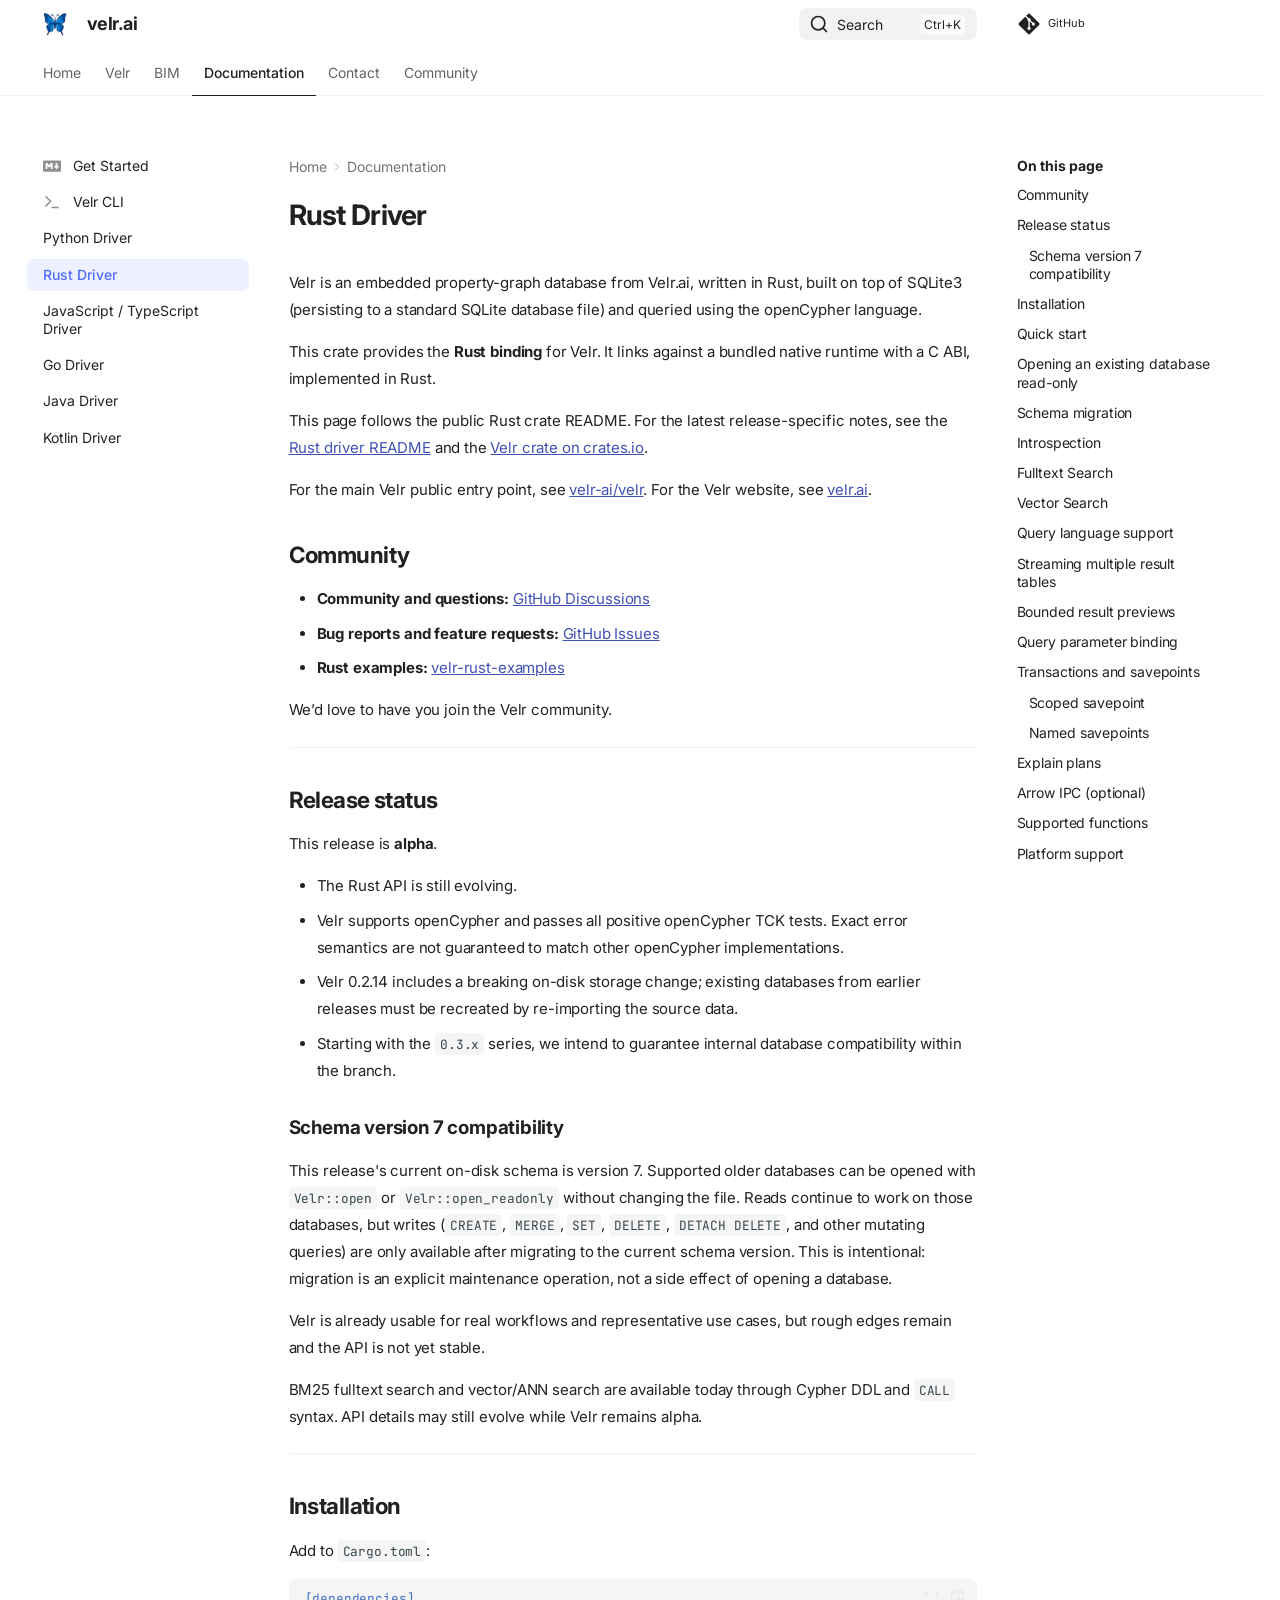
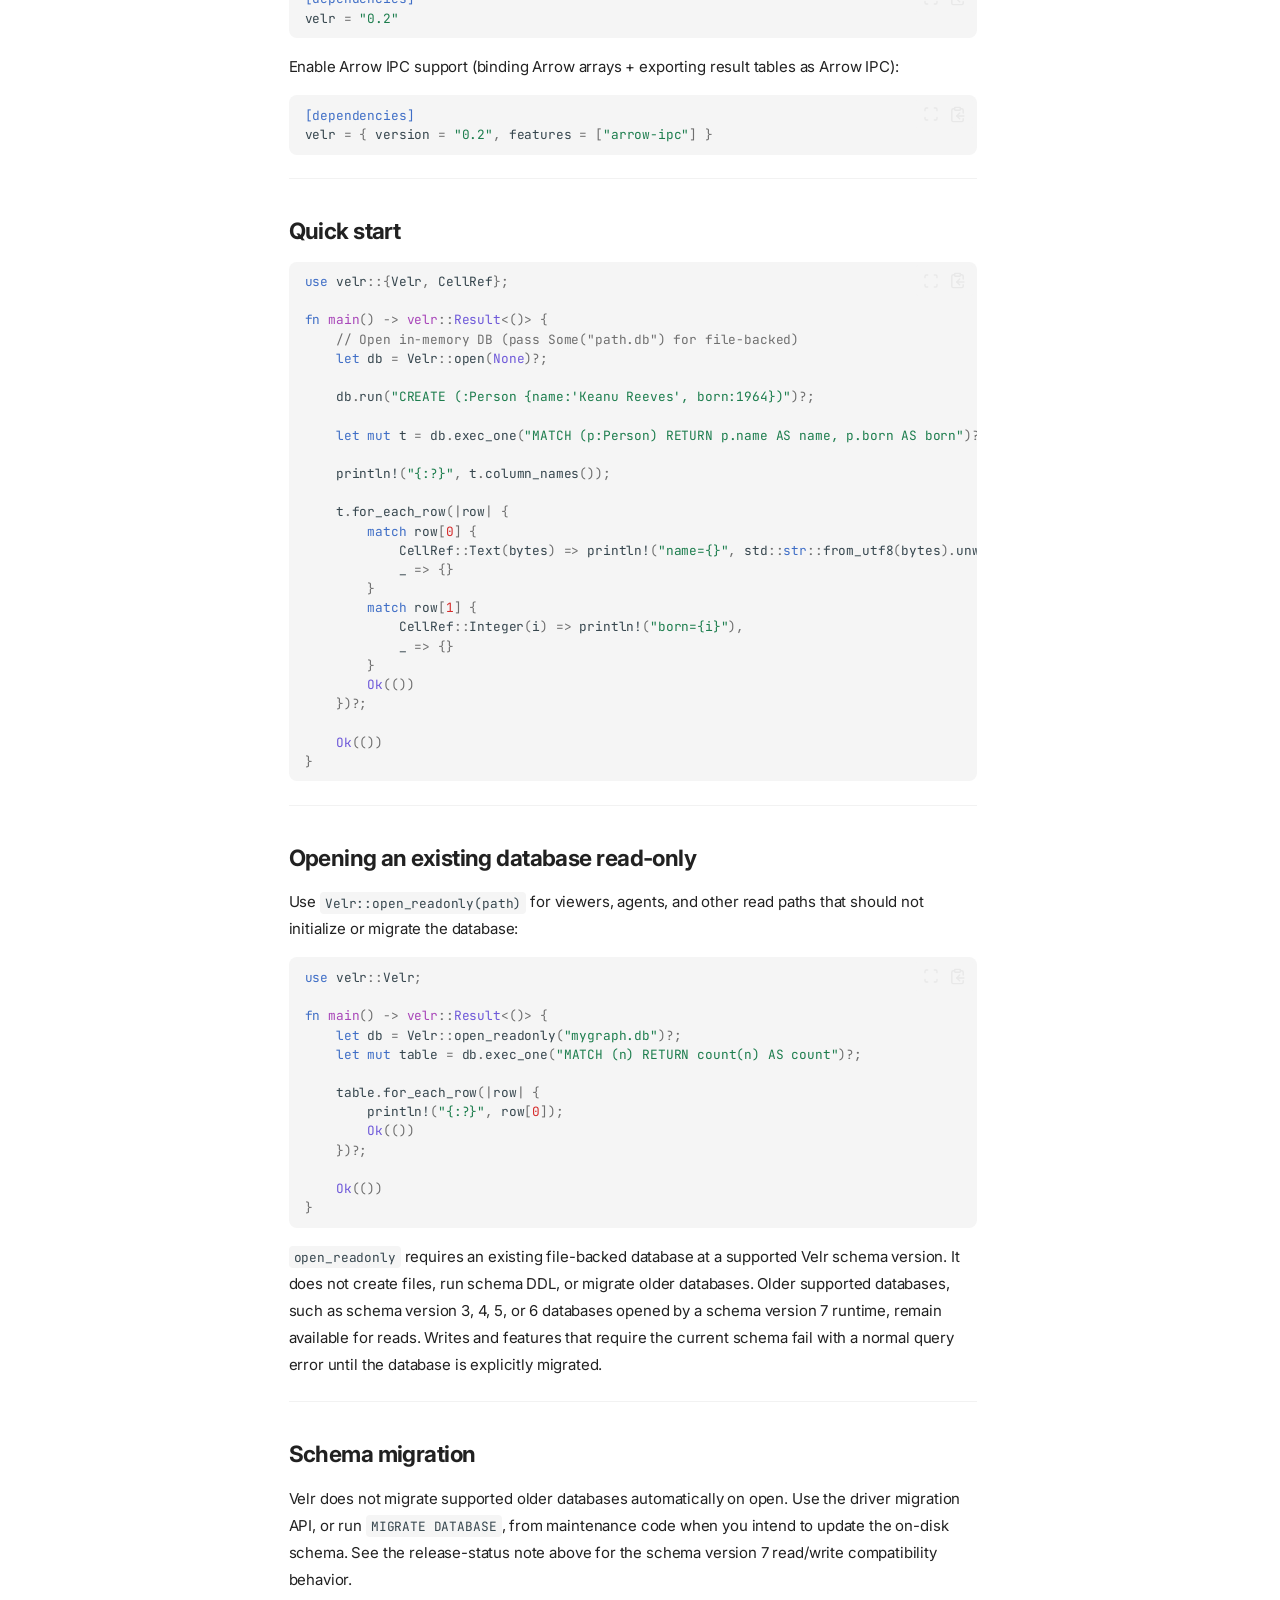
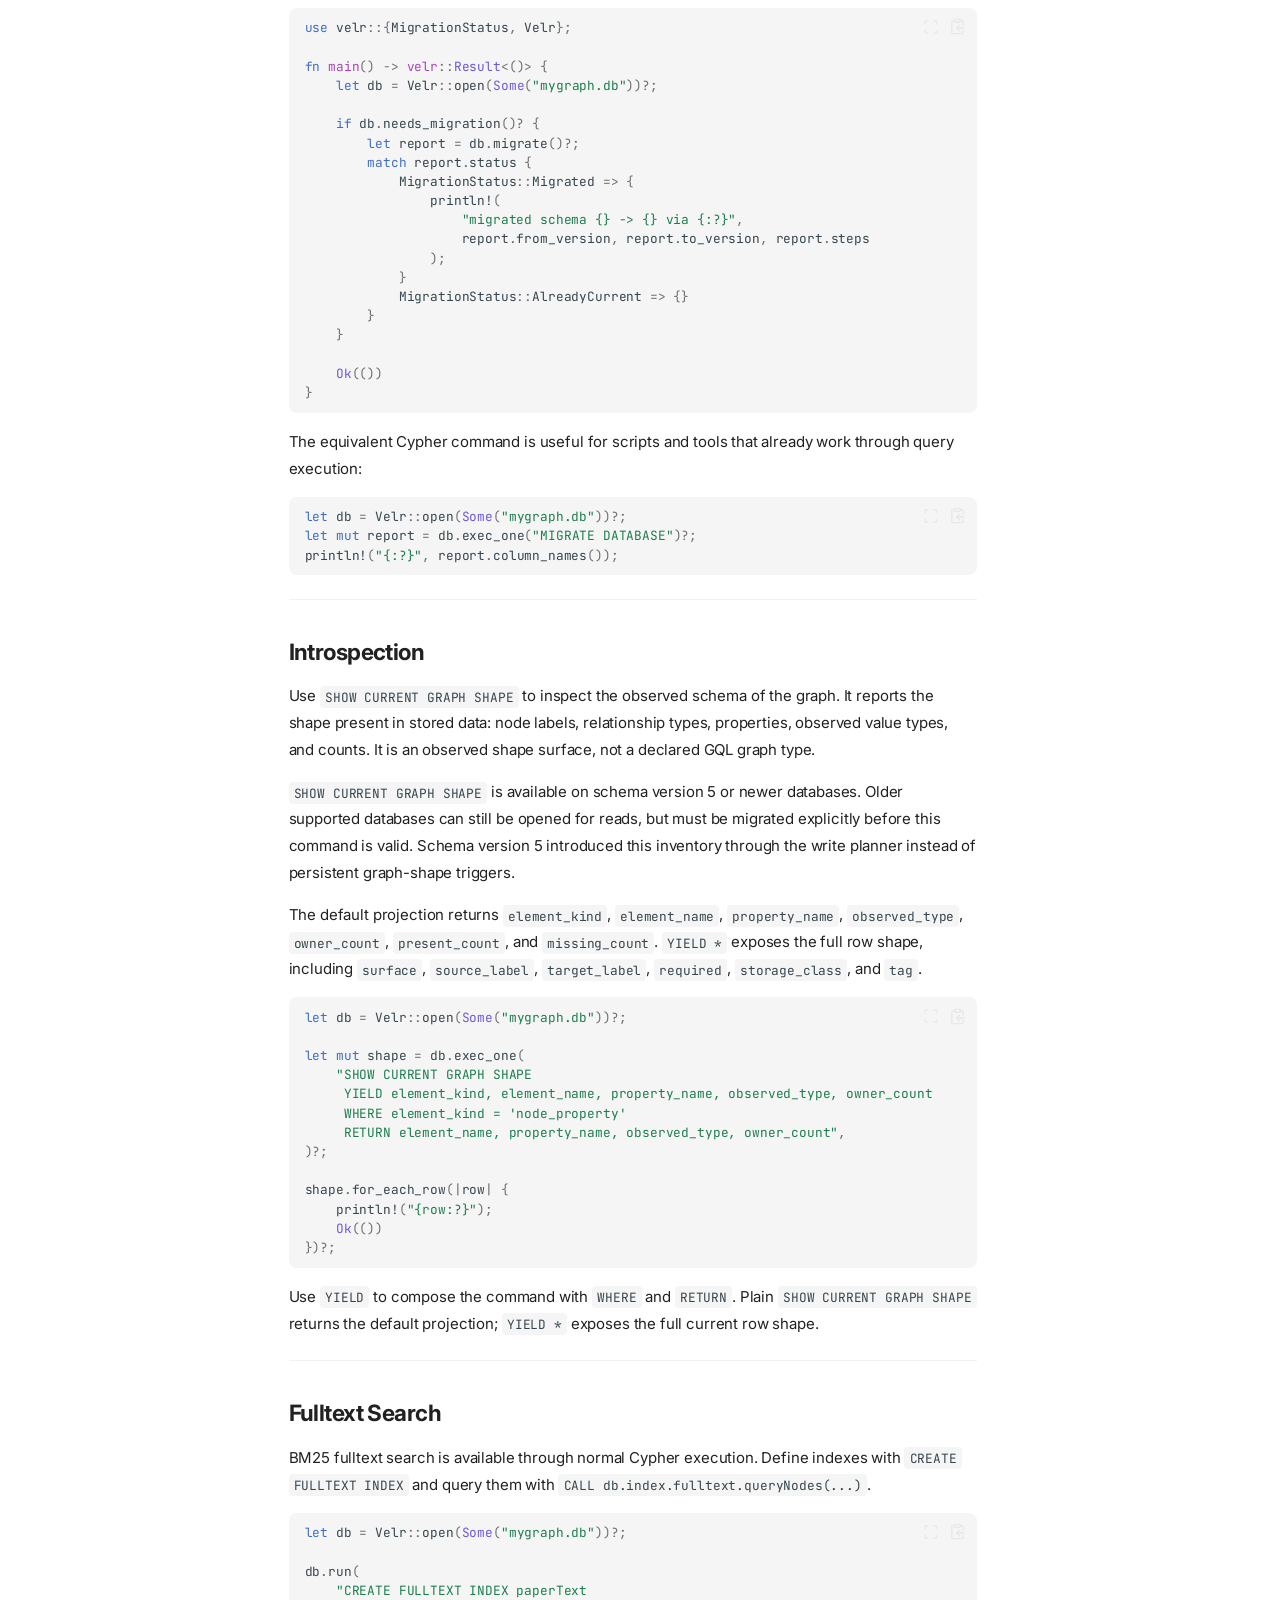
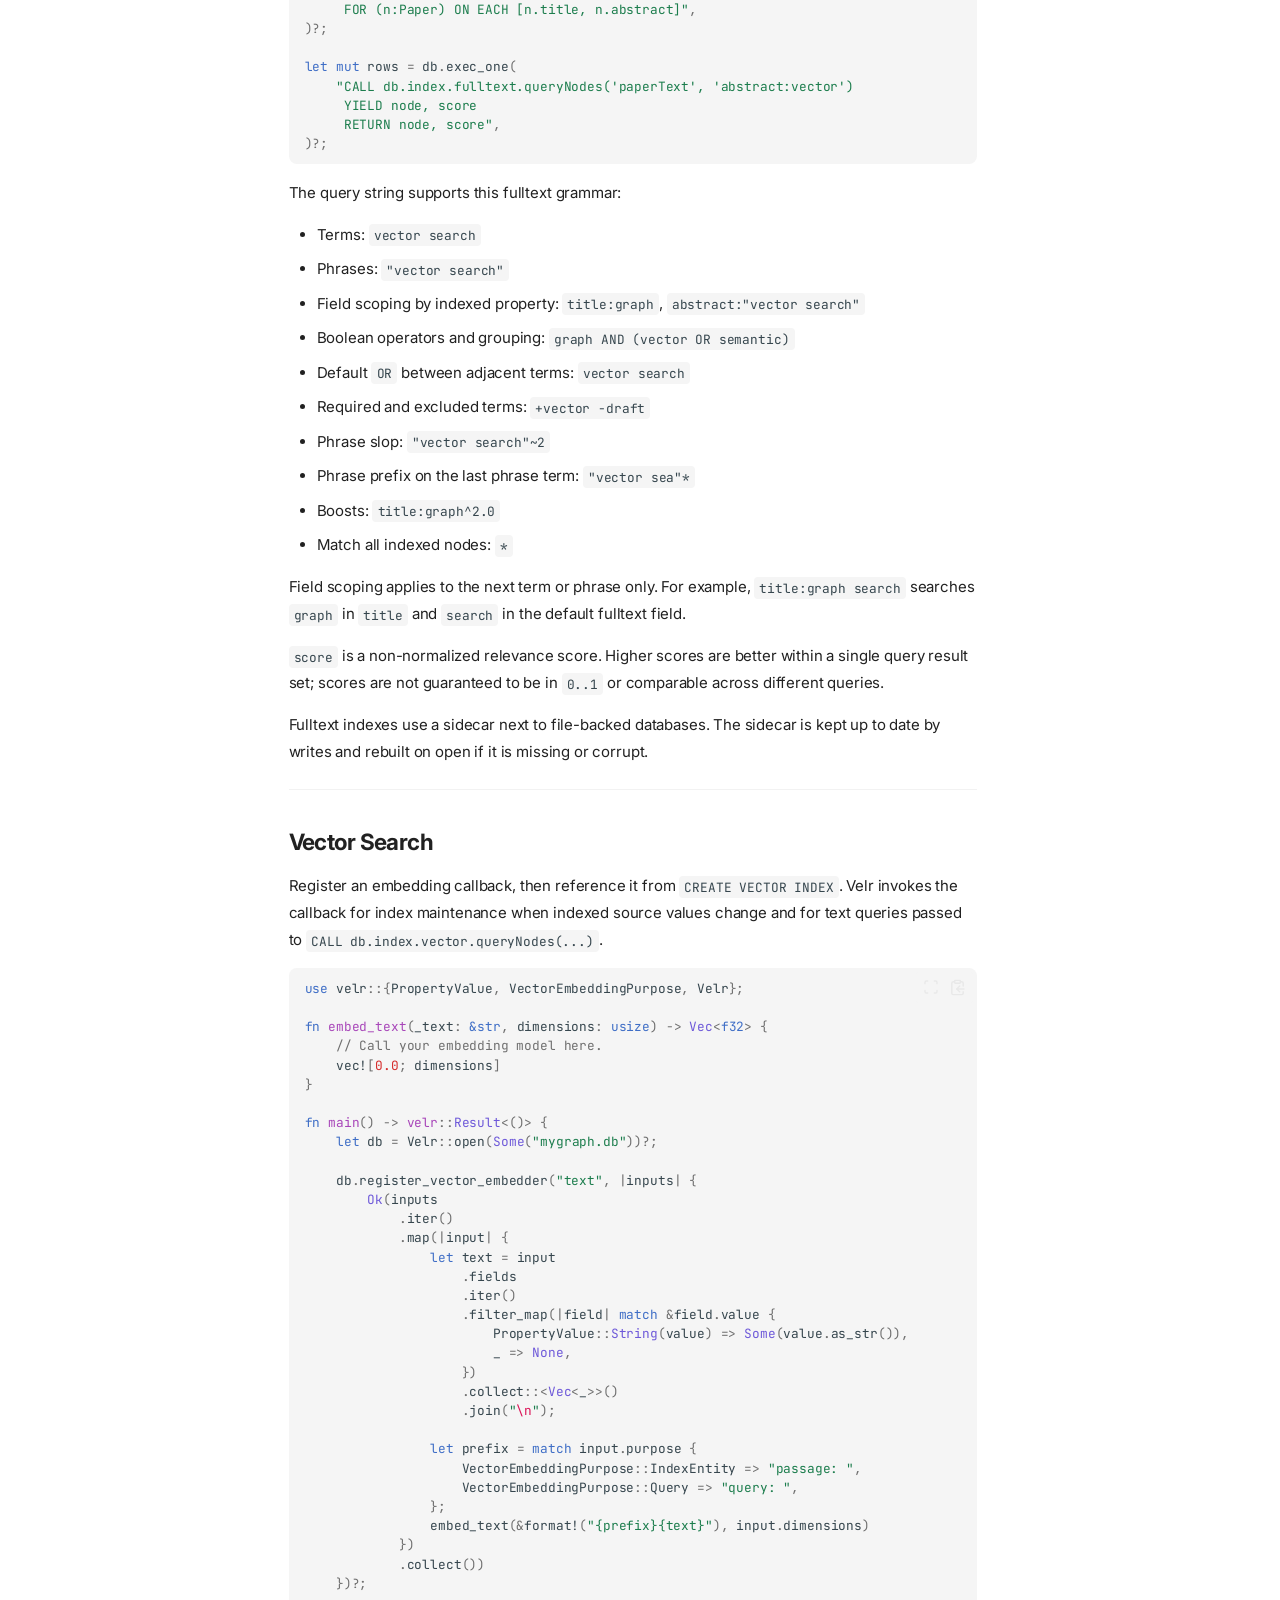
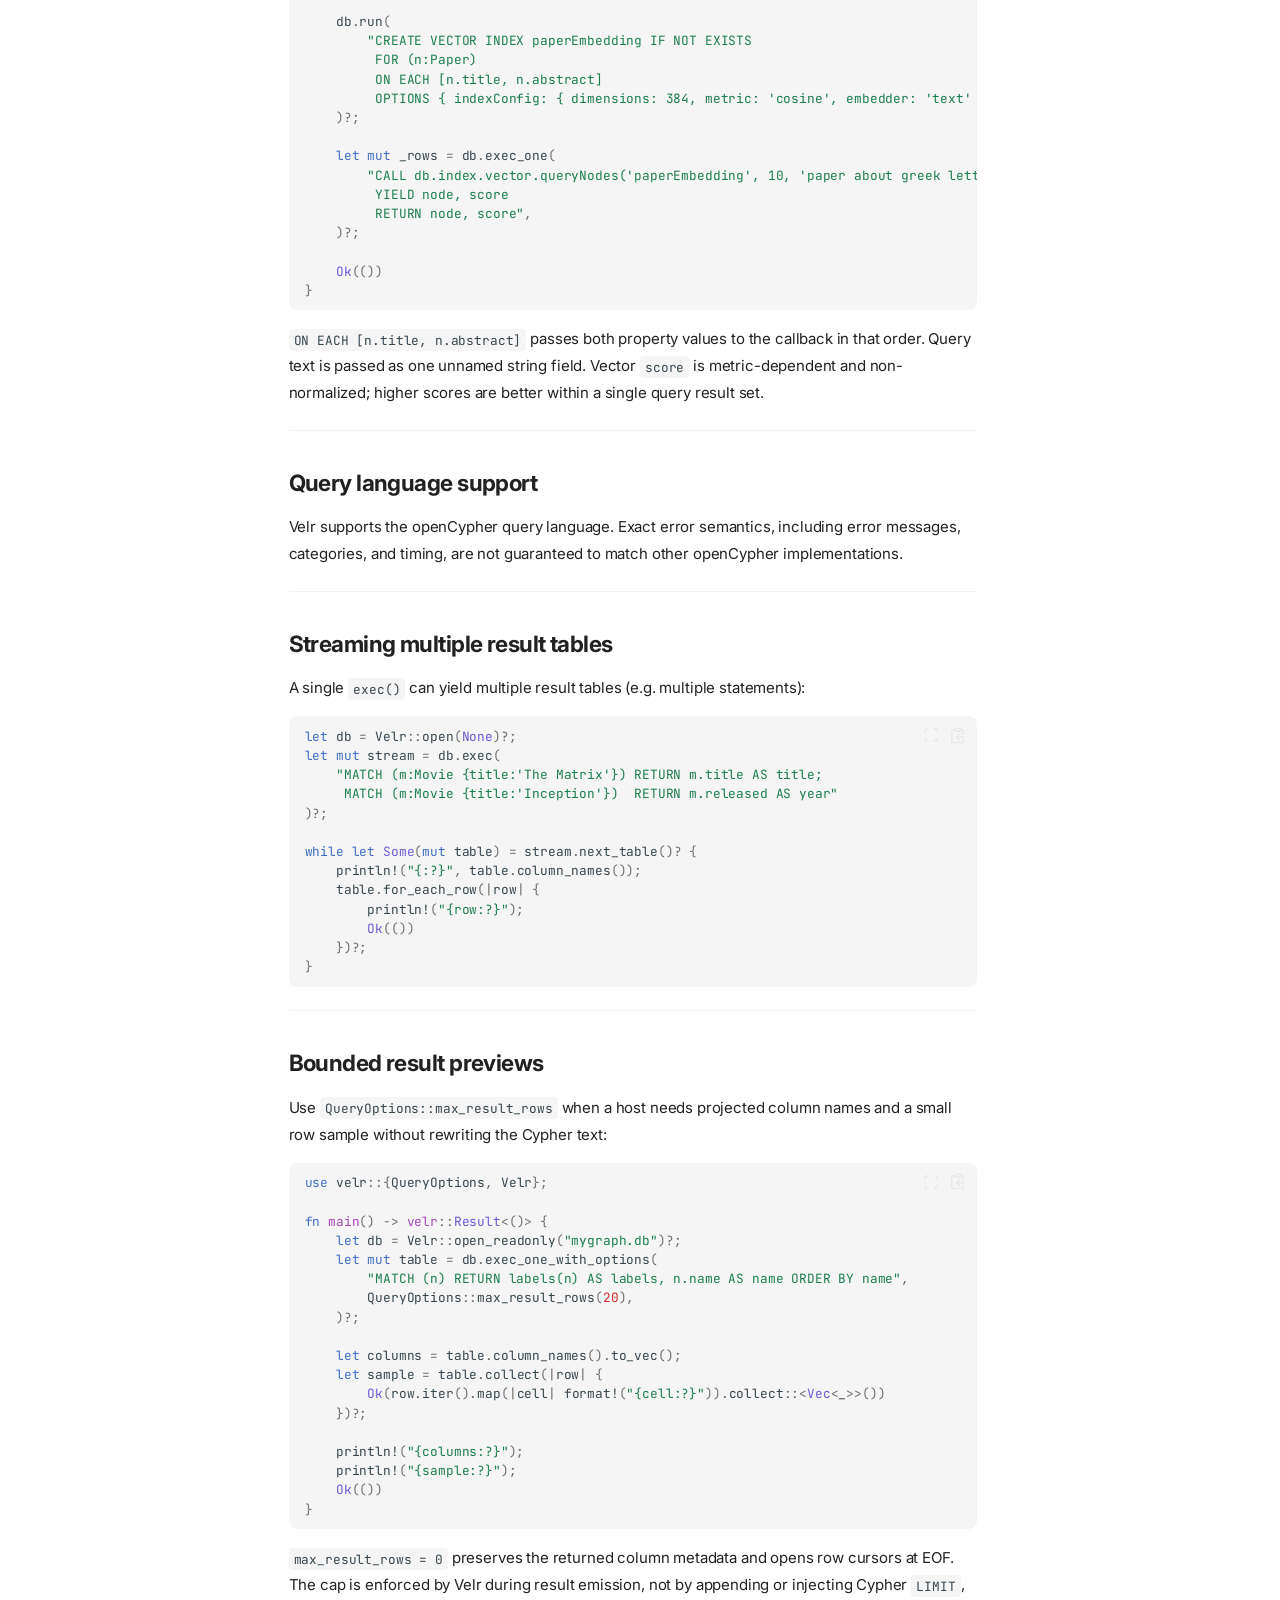
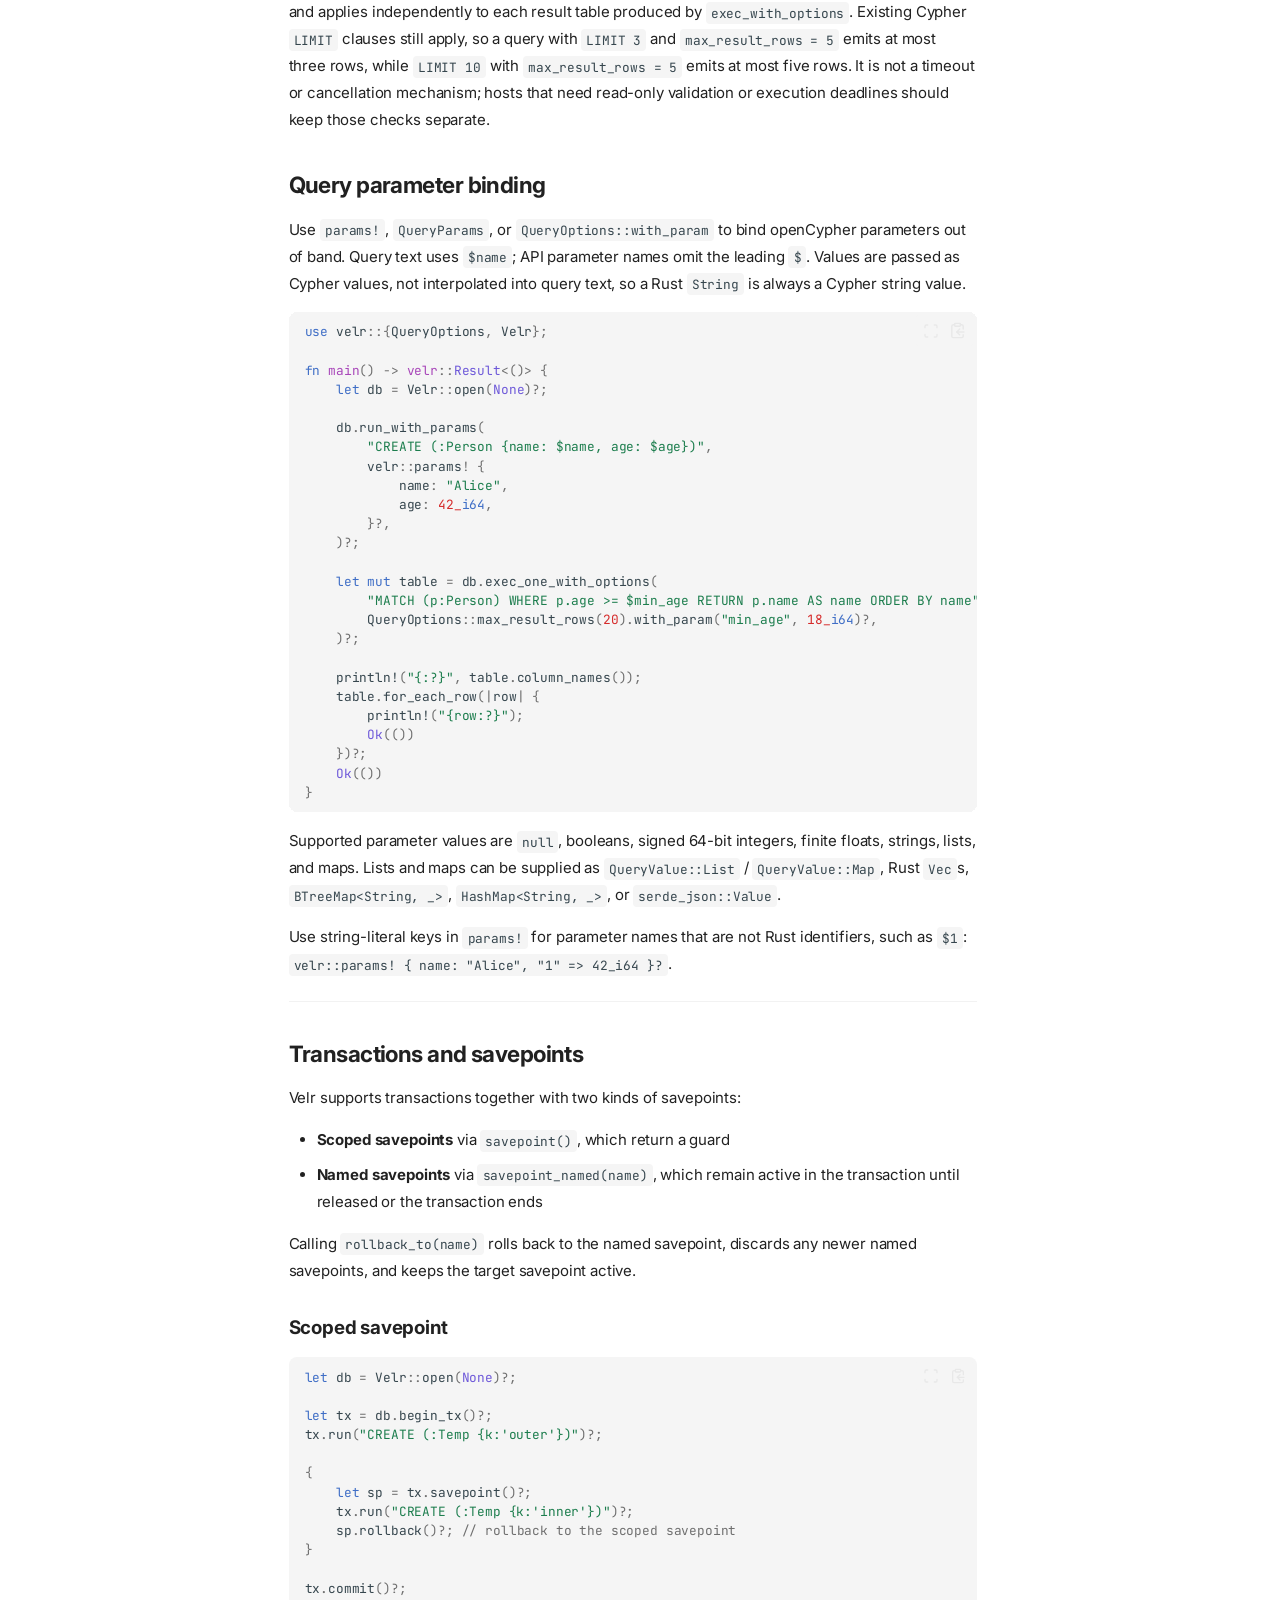
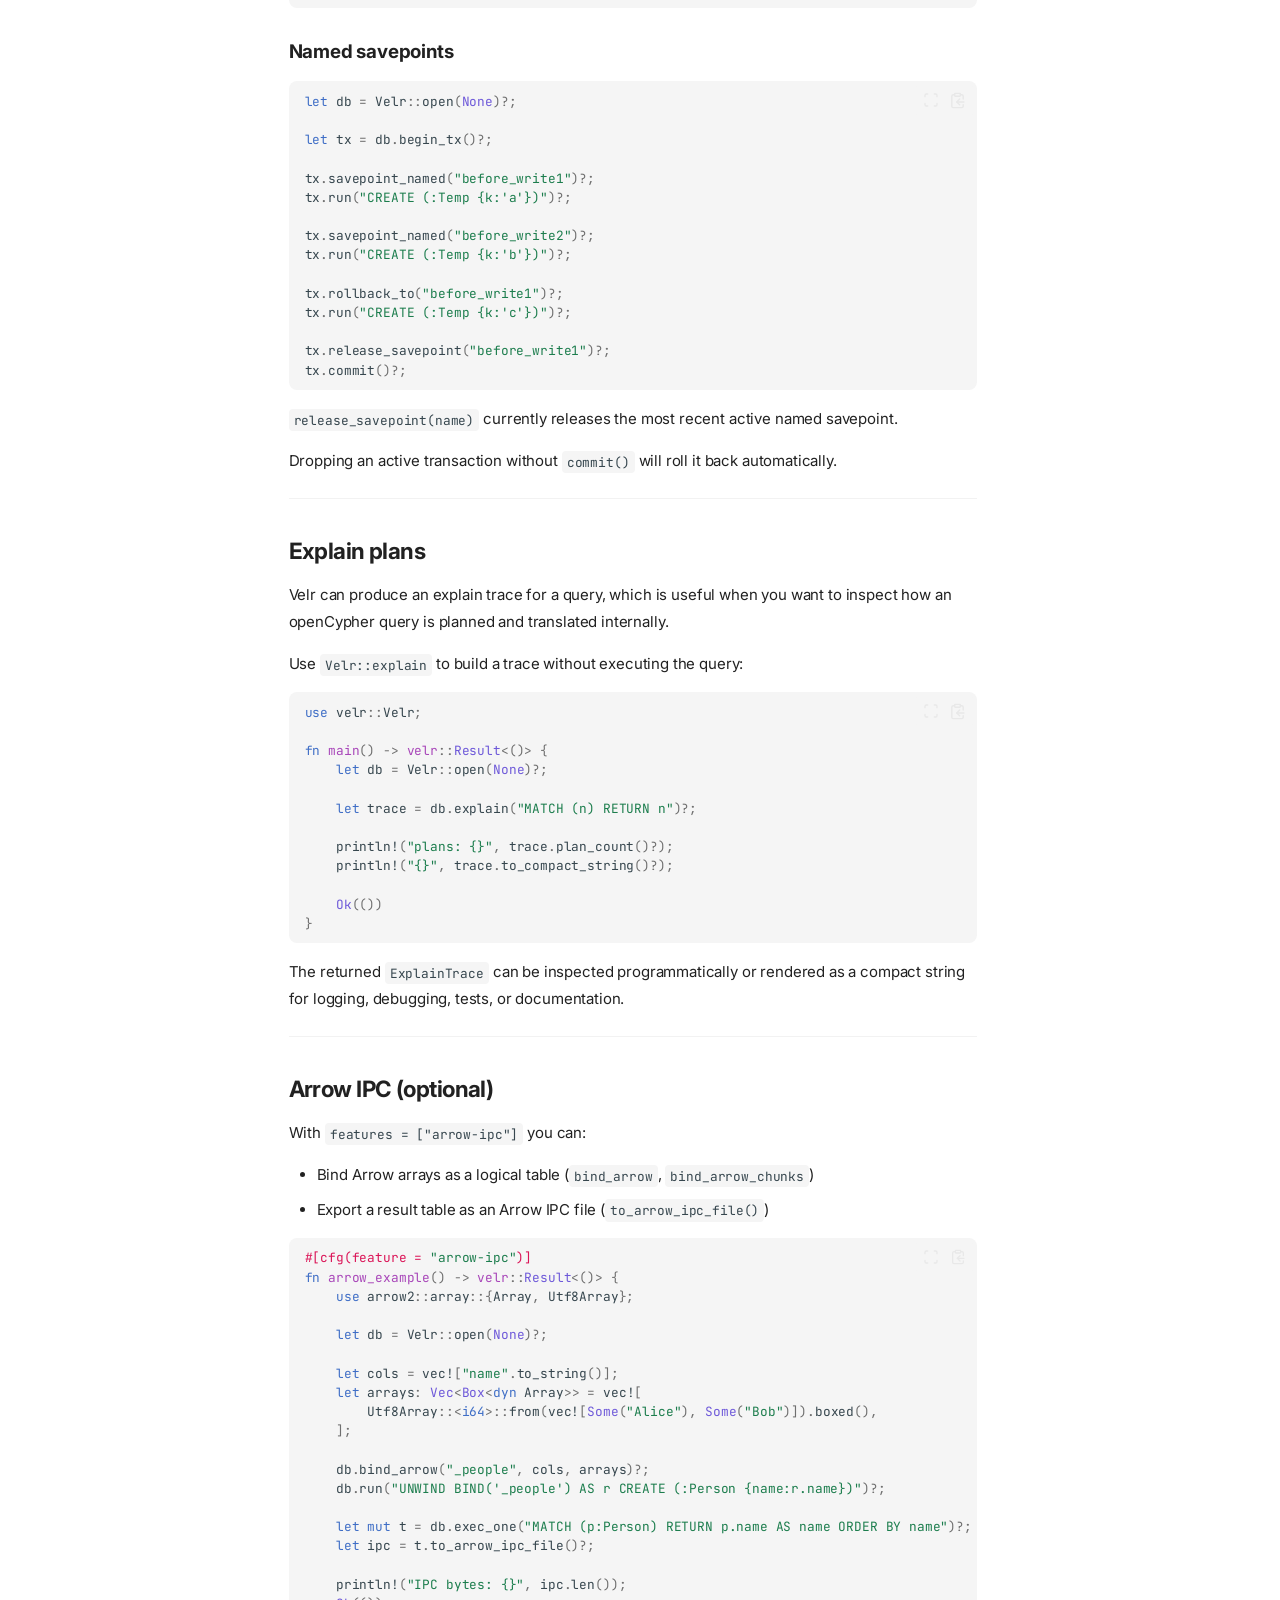
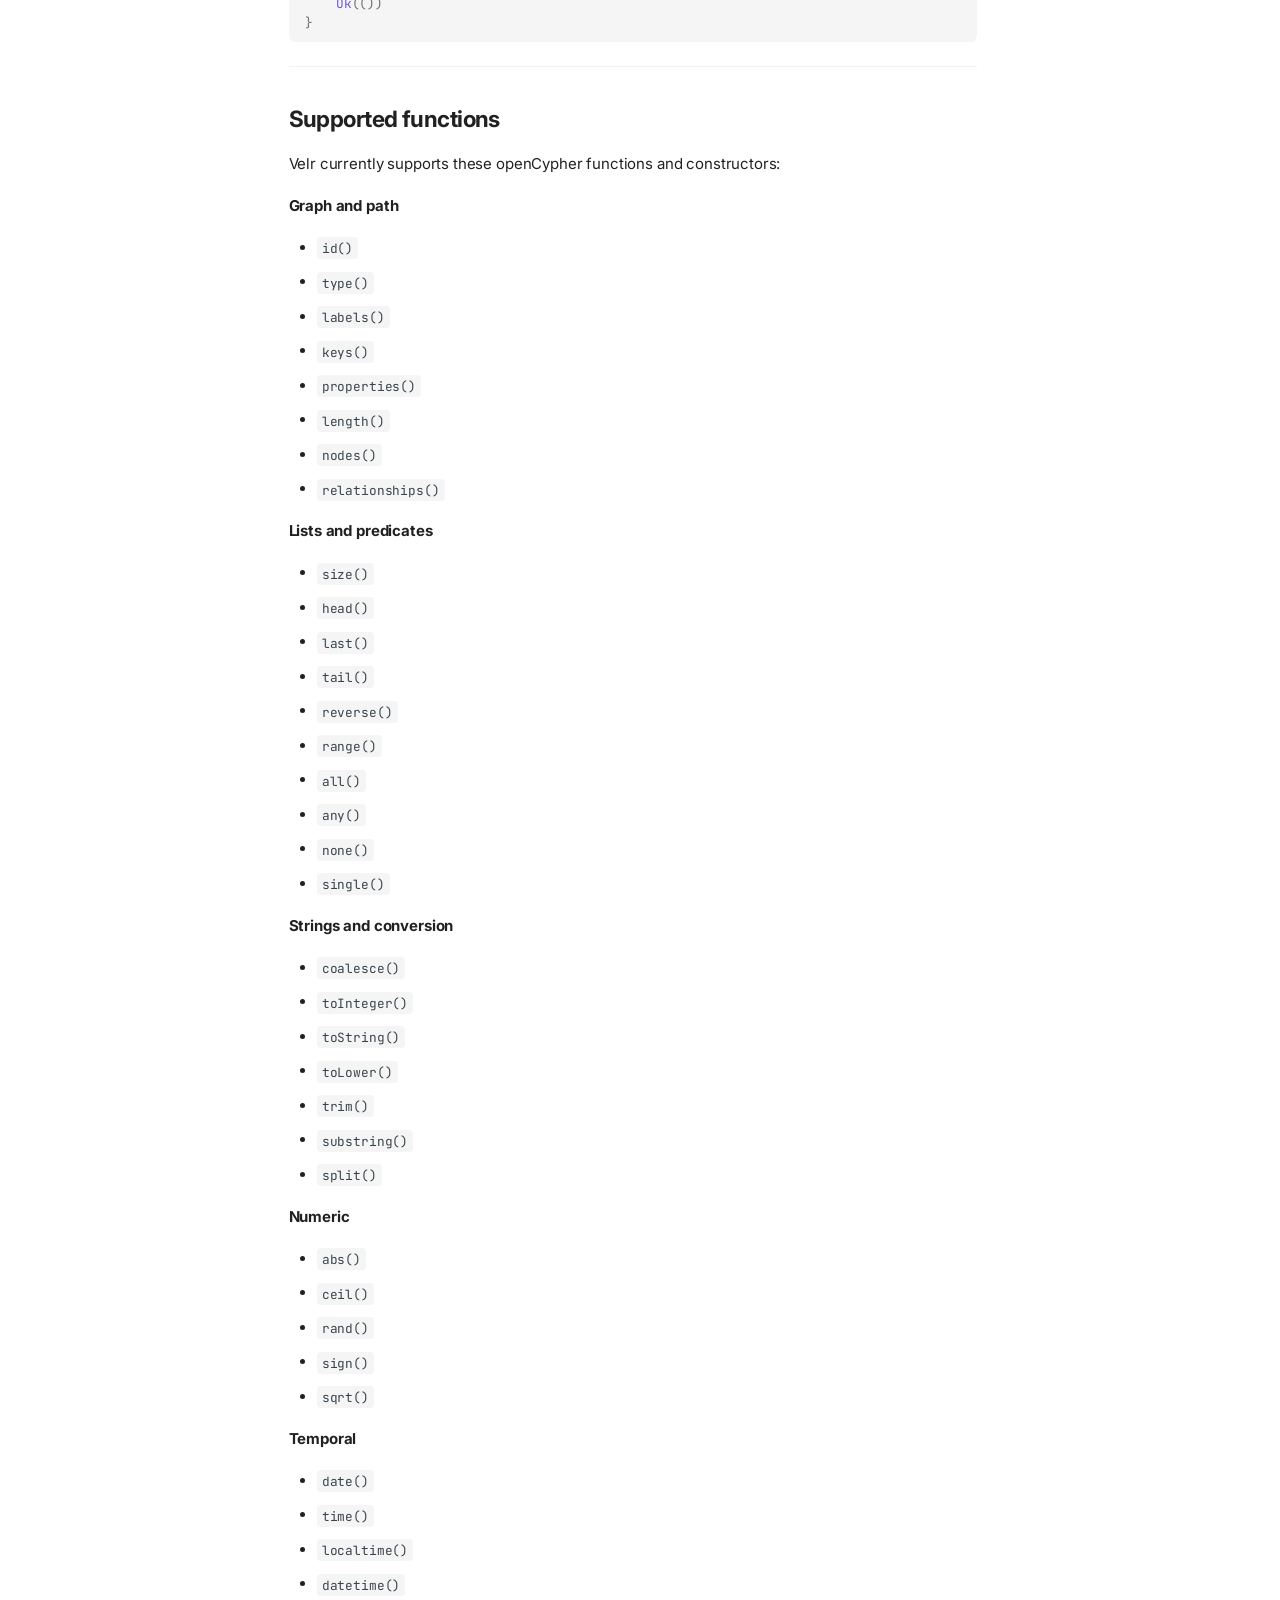
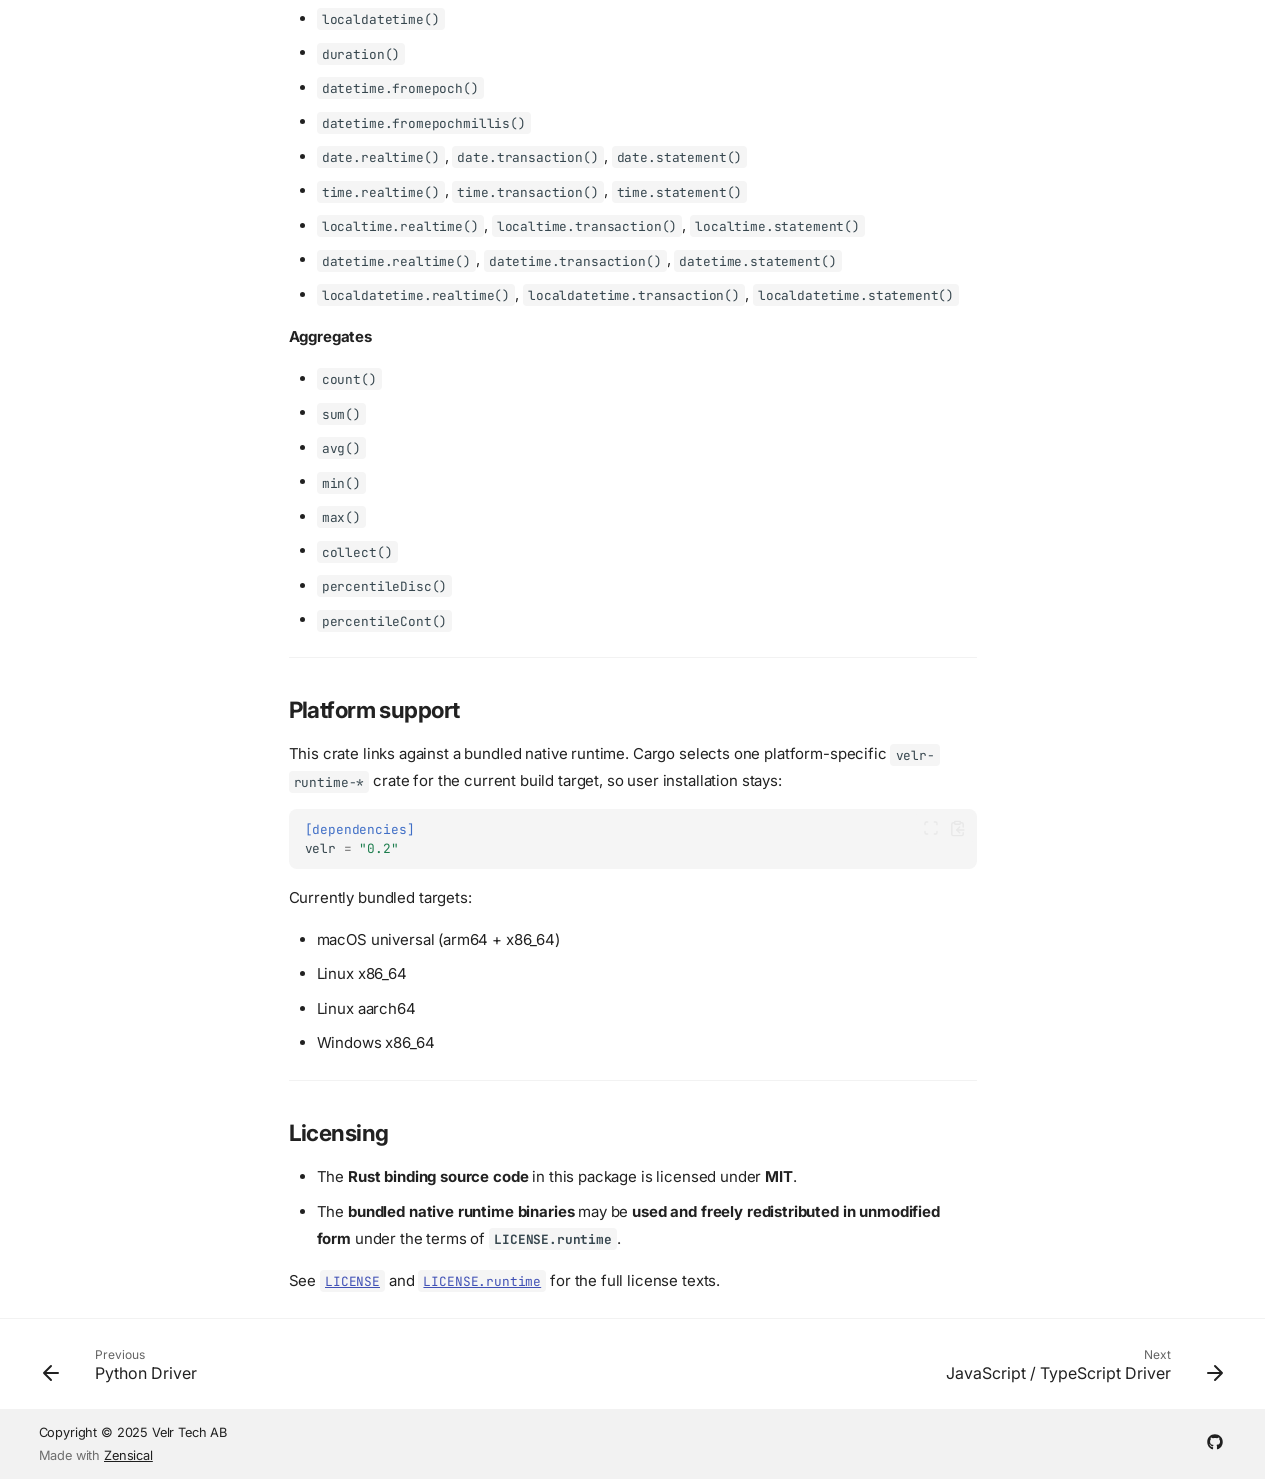
<file: docs/rust-driver/index.html>
<!doctype html>
<html lang="en" class="no-js">
  <head>
    
      <meta charset="utf-8">
      <meta name="viewport" content="width=device-width,initial-scale=1">
      
        <meta name="description" content="Velr is a lightweight, blazingly fast Rust database that unifies openCypher graphs, SQL, BM25 full-text search, vectors, and time-series on top of SQLite.">
      
      
        <meta name="author" content="Tomas Karlsson">
      
      
        <link rel="canonical" href="https://velr.ai/docs/rust-driver/">
      
      
        <link rel="prev" href="../python-driver/">
      
      
        <link rel="next" href="../javascript-driver/">
      
      
        
      
      
      <link rel="icon" href="../../assets/images/favicon.png">
      <meta name="generator" content="zensical-0.0.47">
    
    
      
        <title>Rust Driver - velr.ai</title>
      
    
    
      
        
      
      <link rel="stylesheet" href="../../assets/stylesheets/modern/main.5e19f6ca.min.css">
      
        
          
        
        <link rel="stylesheet" href="../../assets/stylesheets/modern/palette.dfe2e883.min.css">
      
      


    
    
      
    
    
      
        
        
        <link rel="preconnect" href="https://fonts.gstatic.com" crossorigin>
        <link rel="stylesheet" href="https://fonts.googleapis.com/css?family=Inter:300,300i,400,400i,500,500i,700,700i%7CJetBrains+Mono:400,400i,700,700i&amp;display=fallback">
        <style>:root{--md-text-font:"Inter";--md-code-font:"JetBrains Mono"}</style>
      
    
    
      <link rel="stylesheet" href="../../assets/stylesheets/landing.css">
    
    <script>__md_scope=new URL("../..",location),__md_scope.pathname.endsWith("/")||(__md_scope=new URL(__md_scope.pathname+"/",location)),__md_hash=e=>[...e].reduce(((e,t)=>(e<<5)-e+t.charCodeAt(0)),0),__md_get=(e,t=localStorage,_=__md_scope)=>JSON.parse(t.getItem(_.pathname+"."+e)),__md_set=(e,t,_=localStorage,a=__md_scope)=>{try{_.setItem(a.pathname+"."+e,JSON.stringify(t))}catch(e){}},document.documentElement.setAttribute("data-platform",navigator.platform)</script>
    
      

    
    
  </head>
  
  
    
    
      
    
    
    
    
    <body dir="ltr" data-md-color-scheme="default" data-md-color-primary="indigo" data-md-color-accent="indigo">
  
    
    <input class="md-toggle" data-md-toggle="drawer" type="checkbox" id="__drawer" autocomplete="off">
    <input class="md-toggle" data-md-toggle="search" type="checkbox" id="__search" autocomplete="off">
    <label class="md-overlay" for="__drawer" aria-label="Navigation"></label>
    <div data-md-component="skip">
      
        
        <a href="#rust-driver" class="md-skip">
          Skip to content
        </a>
      
    </div>
    <div data-md-component="announce">
      
    </div>
    
    
      

<header class="md-header" data-md-component="header">
  <nav class="md-header__inner md-grid" aria-label="Header">
    <a href="../.." title="velr.ai" class="md-header__button md-logo" aria-label="velr.ai" data-md-component="logo">
      
  <img src="../../assets/logo_bf_small.png" alt="velr.ai">

    </a>
    <label class="md-header__button md-icon" for="__drawer" aria-label="Navigation">
      
      <svg xmlns="http://www.w3.org/2000/svg" fill="none" stroke="currentColor" stroke-linecap="round" stroke-linejoin="round" stroke-width="2" class="lucide lucide-menu" viewBox="0 0 24 24"><path d="M4 5h16M4 12h16M4 19h16"/></svg>
    </label>
    <div class="md-header__title" data-md-component="header-title">
      <div class="md-header__ellipsis">
        <div class="md-header__topic">
          <span class="md-ellipsis">
            velr.ai
          </span>
        </div>
        <div class="md-header__topic" data-md-component="header-topic">
          <span class="md-ellipsis">
            
              Rust Driver
            
          </span>
        </div>
      </div>
    </div>
    
      
        <form class="md-header__option" data-md-component="palette">
  
    
    
    
    <input class="md-option" data-md-color-media="none" data-md-color-scheme="default" data-md-color-primary="indigo" data-md-color-accent="indigo"  aria-hidden="true"  type="radio" name="__palette" id="__palette_0">
    
  
</form>
      
    
    
      <script>var palette=__md_get("__palette");if(palette&&palette.color){if("(prefers-color-scheme)"===palette.color.media){var media=matchMedia("(prefers-color-scheme: light)"),input=document.querySelector(media.matches?"[data-md-color-media='(prefers-color-scheme: light)']":"[data-md-color-media='(prefers-color-scheme: dark)']");palette.color.media=input.getAttribute("data-md-color-media"),palette.color.scheme=input.getAttribute("data-md-color-scheme"),palette.color.primary=input.getAttribute("data-md-color-primary"),palette.color.accent=input.getAttribute("data-md-color-accent")}for(var[key,value]of Object.entries(palette.color))document.body.setAttribute("data-md-color-"+key,value)}</script>
    
    
    
      
      
        <label class="md-header__button md-icon" for="__search" aria-label="Search">
          
          <svg xmlns="http://www.w3.org/2000/svg" fill="none" stroke="currentColor" stroke-linecap="round" stroke-linejoin="round" stroke-width="2" class="lucide lucide-search" viewBox="0 0 24 24"><path d="m21 21-4.34-4.34"/><circle cx="11" cy="11" r="8"/></svg>
        </label>
        <div class="md-search" data-md-component="search" role="dialog" aria-label="Search">
  <button type="button" class="md-search__button">
    Search
  </button>
</div>
      
    
    <div class="md-header__source">
      
        <a href="https://github.com/velr-ai/velr" title="Go to repository" class="md-source" data-md-component="source">
  <div class="md-source__icon md-icon">
    
    <svg xmlns="http://www.w3.org/2000/svg" viewBox="0 0 448 512"><!--! Font Awesome Free 7.2.0 by @fontawesome - https://fontawesome.com License - https://fontawesome.com/license/free (Icons: CC BY 4.0, Fonts: SIL OFL 1.1, Code: MIT License) Copyright 2026 Fonticons, Inc.--><path fill="currentColor" d="M439.6 236.1 244 40.5c-5.4-5.5-12.8-8.5-20.4-8.5s-15 3-20.4 8.4L162.5 81l51.5 51.5c27.1-9.1 52.7 16.8 43.4 43.7l49.7 49.7c34.2-11.8 61.2 31 35.5 56.7-26.5 26.5-70.2-2.9-56-37.3L240.3 199v121.9c25.3 12.5 22.3 41.8 9.1 55-6.4 6.4-15.2 10.1-24.3 10.1s-17.8-3.6-24.3-10.1c-17.6-17.6-11.1-46.9 11.2-56v-123c-20.8-8.5-24.6-30.7-18.6-45L142.6 101 8.5 235.1C3 240.6 0 247.9 0 255.5s3 15 8.5 20.4l195.6 195.7c5.4 5.4 12.7 8.4 20.4 8.4s15-3 20.4-8.4l194.7-194.7c5.4-5.4 8.4-12.8 8.4-20.4s-3-15-8.4-20.4"/></svg>
  </div>
  <div class="md-source__repository">
    GitHub
  </div>
</a>
      
    </div>
  </nav>
  
</header>
    
    <div class="md-container" data-md-component="container">
      
      
        
          
            
<nav class="md-tabs" aria-label="Tabs" data-md-component="tabs">
  <div class="md-grid">
    <ul class="md-tabs__list">
      
        
  
  
  
  
    <li class="md-tabs__item">
      <a href="../.." class="md-tabs__link">
        
  
  Home

      </a>
    </li>
  

      
        
  
  
  
  
    <li class="md-tabs__item">
      <a href="../../velr/" class="md-tabs__link">
        
  
  Velr

      </a>
    </li>
  

      
        
  
  
  
  
    <li class="md-tabs__item">
      <a href="../../velr-ifc/" class="md-tabs__link">
        
  
  BIM

      </a>
    </li>
  

      
        
  
  
  
    
  
  
    
      
      
        
      
        
      
        
      
        
      
        
      
        
      
        
      
        
      
    
    
    
    
      <li class="md-tabs__item md-tabs__item--active">
        <a href="../get-started/" class="md-tabs__link">
          
  
  Documentation

        </a>
      </li>
    
  

      
        
  
  
  
  
    <li class="md-tabs__item">
      <a href="../../contact/" class="md-tabs__link">
        
  
  Contact

      </a>
    </li>
  

      
        
  
  
  
  
    
      
      
        
          
        
      
    
    
    
    
      <li class="md-tabs__item">
        <a href="../../community/" class="md-tabs__link">
          
  
  Community

        </a>
      </li>
    
  

      
    </ul>
  </div>
</nav>
          
        
      
      <main class="md-main" data-md-component="main">
        <div class="md-main__inner md-grid">
          
            
              
              <div class="md-sidebar md-sidebar--primary" data-md-component="sidebar" data-md-type="navigation" >
                <div class="md-sidebar__scrollwrap">
                  <div class="md-sidebar__inner">
                    


  


<nav class="md-nav md-nav--primary md-nav--lifted" aria-label="Navigation" data-md-level="0">
  <label class="md-nav__title" for="__drawer">
    <a href="../.." title="velr.ai" class="md-nav__button md-logo" aria-label="velr.ai" data-md-component="logo">
      
  <img src="../../assets/logo_bf_small.png" alt="velr.ai">

    </a>
    velr.ai
  </label>
  
    <div class="md-nav__source">
      <a href="https://github.com/velr-ai/velr" title="Go to repository" class="md-source" data-md-component="source">
  <div class="md-source__icon md-icon">
    
    <svg xmlns="http://www.w3.org/2000/svg" viewBox="0 0 448 512"><!--! Font Awesome Free 7.2.0 by @fontawesome - https://fontawesome.com License - https://fontawesome.com/license/free (Icons: CC BY 4.0, Fonts: SIL OFL 1.1, Code: MIT License) Copyright 2026 Fonticons, Inc.--><path fill="currentColor" d="M439.6 236.1 244 40.5c-5.4-5.5-12.8-8.5-20.4-8.5s-15 3-20.4 8.4L162.5 81l51.5 51.5c27.1-9.1 52.7 16.8 43.4 43.7l49.7 49.7c34.2-11.8 61.2 31 35.5 56.7-26.5 26.5-70.2-2.9-56-37.3L240.3 199v121.9c25.3 12.5 22.3 41.8 9.1 55-6.4 6.4-15.2 10.1-24.3 10.1s-17.8-3.6-24.3-10.1c-17.6-17.6-11.1-46.9 11.2-56v-123c-20.8-8.5-24.6-30.7-18.6-45L142.6 101 8.5 235.1C3 240.6 0 247.9 0 255.5s3 15 8.5 20.4l195.6 195.7c5.4 5.4 12.7 8.4 20.4 8.4s15-3 20.4-8.4l194.7-194.7c5.4-5.4 8.4-12.8 8.4-20.4s-3-15-8.4-20.4"/></svg>
  </div>
  <div class="md-source__repository">
    GitHub
  </div>
</a>
    </div>
  
  <ul class="md-nav__list" data-md-scrollfix>
    
      
      
  
  
  
  
    <li class="md-nav__item">
      <a href="../.." class="md-nav__link">
        
  
  
    <svg xmlns="http://www.w3.org/2000/svg" fill="none" stroke="currentColor" stroke-linecap="round" stroke-linejoin="round" stroke-width="2" class="lucide lucide-rocket" viewBox="0 0 24 24"><path d="M12 15v5s3.03-.55 4-2c1.08-1.62 0-5 0-5M4.5 16.5c-1.5 1.26-2 5-2 5s3.74-.5 5-2c.71-.84.7-2.13-.09-2.91a2.18 2.18 0 0 0-2.91-.09"/><path d="M9 12a22 22 0 0 1 2-3.95A12.88 12.88 0 0 1 22 2c0 2.72-.78 7.5-6 11a22.4 22.4 0 0 1-4 2z"/><path d="M9 12H4s.55-3.03 2-4c1.62-1.08 5 .05 5 .05"/></svg>
  
  <span class="md-ellipsis">
    
  
  Home

    
  </span>
  
  

      </a>
    </li>
  

    
      
      
  
  
  
  
    <li class="md-nav__item">
      <a href="../../velr/" class="md-nav__link">
        
  
  
    <svg xmlns="http://www.w3.org/2000/svg" fill="none" stroke="currentColor" stroke-linecap="round" stroke-linejoin="round" stroke-width="2" class="lucide lucide-database" viewBox="0 0 24 24"><ellipse cx="12" cy="5" rx="9" ry="3"/><path d="M3 5v14a9 3 0 0 0 18 0V5"/><path d="M3 12a9 3 0 0 0 18 0"/></svg>
  
  <span class="md-ellipsis">
    
  
  Velr

    
  </span>
  
  

      </a>
    </li>
  

    
      
      
  
  
  
  
    <li class="md-nav__item">
      <a href="../../velr-ifc/" class="md-nav__link">
        
  
  
    <svg xmlns="http://www.w3.org/2000/svg" fill="none" stroke="currentColor" stroke-linecap="round" stroke-linejoin="round" stroke-width="2" class="lucide lucide-box" viewBox="0 0 24 24"><path d="M21 8a2 2 0 0 0-1-1.73l-7-4a2 2 0 0 0-2 0l-7 4A2 2 0 0 0 3 8v8a2 2 0 0 0 1 1.73l7 4a2 2 0 0 0 2 0l7-4A2 2 0 0 0 21 16Z"/><path d="m3.3 7 8.7 5 8.7-5M12 22V12"/></svg>
  
  <span class="md-ellipsis">
    
  
  BIM

    
  </span>
  
  

      </a>
    </li>
  

    
      
      
  
  
    
  
  
  
    
    
      
        
      
        
      
        
      
        
      
        
      
        
      
        
      
        
      
    
    
    
      
        
        
      
      
        
      
    
    
    <li class="md-nav__item md-nav__item--active md-nav__item--section md-nav__item--nested">
      
        
        
        <input class="md-nav__toggle md-toggle " type="checkbox" id="__nav_4" checked>
        
          
          <label class="md-nav__link" for="__nav_4" id="__nav_4_label" tabindex="">
            
  
  
  <span class="md-ellipsis">
    
  
  Documentation

    
  </span>
  
  

            <span class="md-nav__icon md-icon"></span>
          </label>
        
        <nav class="md-nav" data-md-level="1" aria-labelledby="__nav_4_label" aria-expanded="true">
          <label class="md-nav__title" for="__nav_4">
            <span class="md-nav__icon md-icon"></span>
            
  
  Documentation

          </label>
          <ul class="md-nav__list" data-md-scrollfix>
            
              
                
  
  
  
  
    <li class="md-nav__item">
      <a href="../get-started/" class="md-nav__link">
        
  
  
    <svg xmlns="http://www.w3.org/2000/svg" viewBox="0 0 24 24"><title>Markdown</title><path d="M22.27 19.385H1.73A1.73 1.73 0 0 1 0 17.655V6.345a1.73 1.73 0 0 1 1.73-1.73h20.54A1.73 1.73 0 0 1 24 6.345v11.308a1.73 1.73 0 0 1-1.73 1.731zM5.769 15.923v-4.5l2.308 2.885 2.307-2.885v4.5h2.308V8.078h-2.308l-2.307 2.885-2.308-2.885H3.46v7.847zM21.232 12h-2.309V8.077h-2.307V12h-2.308l3.461 4.039z"/></svg>
  
  <span class="md-ellipsis">
    
  
  Get Started

    
  </span>
  
  

      </a>
    </li>
  

              
            
              
                
  
  
  
  
    <li class="md-nav__item">
      <a href="../shell/" class="md-nav__link">
        
  
  
    <svg xmlns="http://www.w3.org/2000/svg" fill="none" stroke="currentColor" stroke-linecap="round" stroke-linejoin="round" stroke-width="2" class="lucide lucide-terminal" viewBox="0 0 24 24"><path d="M12 19h8M4 17l6-6-6-6"/></svg>
  
  <span class="md-ellipsis">
    
  
  Velr CLI

    
  </span>
  
  

      </a>
    </li>
  

              
            
              
                
  
  
  
  
    <li class="md-nav__item">
      <a href="../python-driver/" class="md-nav__link">
        
  
  
  <span class="md-ellipsis">
    
  
  Python Driver

    
  </span>
  
  

      </a>
    </li>
  

              
            
              
                
  
  
    
  
  
  
    <li class="md-nav__item md-nav__item--active">
      
      
      
      
        
      
      
        <label class="md-nav__link md-nav__link--active" for="__toc">
          
  
  
  <span class="md-ellipsis">
    
  
  Rust Driver

    
  </span>
  
  

          <span class="md-nav__icon md-icon"></span>
        </label>
      
      <a href="././" class="md-nav__link md-nav__link--active">
        
  
  
  <span class="md-ellipsis">
    
  
  Rust Driver

    
  </span>
  
  

      </a>
      
        


<nav class="md-nav md-nav--secondary" aria-label="On this page">
  
  
  
    
  
  
    <label class="md-nav__title" for="__toc">
      <span class="md-nav__icon md-icon"></span>
      On this page
    </label>
    <ul class="md-nav__list" data-md-component="toc" data-md-scrollfix>
      
        <li class="md-nav__item">
  <a href="#community" class="md-nav__link">
    <span class="md-ellipsis">
      <span class="md-typeset">
        Community
      </span>
    </span>
  </a>
  
</li>
      
        <li class="md-nav__item">
  <a href="#release-status" class="md-nav__link">
    <span class="md-ellipsis">
      <span class="md-typeset">
        Release status
      </span>
    </span>
  </a>
  
    <nav class="md-nav" aria-label="Release status">
      <ul class="md-nav__list">
        
          <li class="md-nav__item">
  <a href="#schema-version-7-compatibility" class="md-nav__link">
    <span class="md-ellipsis">
      <span class="md-typeset">
        Schema version 7 compatibility
      </span>
    </span>
  </a>
  
</li>
        
      </ul>
    </nav>
  
</li>
      
        <li class="md-nav__item">
  <a href="#installation" class="md-nav__link">
    <span class="md-ellipsis">
      <span class="md-typeset">
        Installation
      </span>
    </span>
  </a>
  
</li>
      
        <li class="md-nav__item">
  <a href="#quick-start" class="md-nav__link">
    <span class="md-ellipsis">
      <span class="md-typeset">
        Quick start
      </span>
    </span>
  </a>
  
</li>
      
        <li class="md-nav__item">
  <a href="#opening-an-existing-database-read-only" class="md-nav__link">
    <span class="md-ellipsis">
      <span class="md-typeset">
        Opening an existing database read-only
      </span>
    </span>
  </a>
  
</li>
      
        <li class="md-nav__item">
  <a href="#schema-migration" class="md-nav__link">
    <span class="md-ellipsis">
      <span class="md-typeset">
        Schema migration
      </span>
    </span>
  </a>
  
</li>
      
        <li class="md-nav__item">
  <a href="#introspection" class="md-nav__link">
    <span class="md-ellipsis">
      <span class="md-typeset">
        Introspection
      </span>
    </span>
  </a>
  
</li>
      
        <li class="md-nav__item">
  <a href="#fulltext-search" class="md-nav__link">
    <span class="md-ellipsis">
      <span class="md-typeset">
        Fulltext Search
      </span>
    </span>
  </a>
  
</li>
      
        <li class="md-nav__item">
  <a href="#vector-search" class="md-nav__link">
    <span class="md-ellipsis">
      <span class="md-typeset">
        Vector Search
      </span>
    </span>
  </a>
  
</li>
      
        <li class="md-nav__item">
  <a href="#query-language-support" class="md-nav__link">
    <span class="md-ellipsis">
      <span class="md-typeset">
        Query language support
      </span>
    </span>
  </a>
  
</li>
      
        <li class="md-nav__item">
  <a href="#streaming-multiple-result-tables" class="md-nav__link">
    <span class="md-ellipsis">
      <span class="md-typeset">
        Streaming multiple result tables
      </span>
    </span>
  </a>
  
</li>
      
        <li class="md-nav__item">
  <a href="#bounded-result-previews" class="md-nav__link">
    <span class="md-ellipsis">
      <span class="md-typeset">
        Bounded result previews
      </span>
    </span>
  </a>
  
</li>
      
        <li class="md-nav__item">
  <a href="#query-parameter-binding" class="md-nav__link">
    <span class="md-ellipsis">
      <span class="md-typeset">
        Query parameter binding
      </span>
    </span>
  </a>
  
</li>
      
        <li class="md-nav__item">
  <a href="#transactions-and-savepoints" class="md-nav__link">
    <span class="md-ellipsis">
      <span class="md-typeset">
        Transactions and savepoints
      </span>
    </span>
  </a>
  
    <nav class="md-nav" aria-label="Transactions and savepoints">
      <ul class="md-nav__list">
        
          <li class="md-nav__item">
  <a href="#scoped-savepoint" class="md-nav__link">
    <span class="md-ellipsis">
      <span class="md-typeset">
        Scoped savepoint
      </span>
    </span>
  </a>
  
</li>
        
          <li class="md-nav__item">
  <a href="#named-savepoints" class="md-nav__link">
    <span class="md-ellipsis">
      <span class="md-typeset">
        Named savepoints
      </span>
    </span>
  </a>
  
</li>
        
      </ul>
    </nav>
  
</li>
      
        <li class="md-nav__item">
  <a href="#explain-plans" class="md-nav__link">
    <span class="md-ellipsis">
      <span class="md-typeset">
        Explain plans
      </span>
    </span>
  </a>
  
</li>
      
        <li class="md-nav__item">
  <a href="#arrow-ipc-optional" class="md-nav__link">
    <span class="md-ellipsis">
      <span class="md-typeset">
        Arrow IPC (optional)
      </span>
    </span>
  </a>
  
</li>
      
        <li class="md-nav__item">
  <a href="#supported-functions" class="md-nav__link">
    <span class="md-ellipsis">
      <span class="md-typeset">
        Supported functions
      </span>
    </span>
  </a>
  
</li>
      
        <li class="md-nav__item">
  <a href="#platform-support" class="md-nav__link">
    <span class="md-ellipsis">
      <span class="md-typeset">
        Platform support
      </span>
    </span>
  </a>
  
</li>
      
        <li class="md-nav__item">
  <a href="#licensing" class="md-nav__link">
    <span class="md-ellipsis">
      <span class="md-typeset">
        Licensing
      </span>
    </span>
  </a>
  
</li>
      
    </ul>
  
</nav>
      
    </li>
  

              
            
              
                
  
  
  
  
    <li class="md-nav__item">
      <a href="../javascript-driver/" class="md-nav__link">
        
  
  
  <span class="md-ellipsis">
    
  
  JavaScript / TypeScript Driver

    
  </span>
  
  

      </a>
    </li>
  

              
            
              
                
  
  
  
  
    <li class="md-nav__item">
      <a href="../go-driver/" class="md-nav__link">
        
  
  
  <span class="md-ellipsis">
    
  
  Go Driver

    
  </span>
  
  

      </a>
    </li>
  

              
            
              
                
  
  
  
  
    <li class="md-nav__item">
      <a href="../java-driver/" class="md-nav__link">
        
  
  
  <span class="md-ellipsis">
    
  
  Java Driver

    
  </span>
  
  

      </a>
    </li>
  

              
            
              
                
  
  
  
  
    <li class="md-nav__item">
      <a href="../kotlin-driver/" class="md-nav__link">
        
  
  
  <span class="md-ellipsis">
    
  
  Kotlin Driver

    
  </span>
  
  

      </a>
    </li>
  

              
            
          </ul>
        </nav>
      
    </li>
  

    
      
      
  
  
  
  
    <li class="md-nav__item">
      <a href="../../contact/" class="md-nav__link">
        
  
  
    <svg xmlns="http://www.w3.org/2000/svg" fill="none" stroke="currentColor" stroke-linecap="round" stroke-linejoin="round" stroke-width="2" class="lucide lucide-mail" viewBox="0 0 24 24"><path d="m22 7-8.991 5.727a2 2 0 0 1-2.009 0L2 7"/><rect width="20" height="16" x="2" y="4" rx="2"/></svg>
  
  <span class="md-ellipsis">
    
  
  Contact

    
  </span>
  
  

      </a>
    </li>
  

    
      
      
  
  
  
  
    
    
      
        
          
        
      
    
    
    
      
      
        
      
    
    
    <li class="md-nav__item md-nav__item--nested">
      
        
        
        <input class="md-nav__toggle md-toggle " type="checkbox" id="__nav_6" >
        
          
          <div class="md-nav__link md-nav__container">
            <a href="../../community/" class="md-nav__link ">
              
  
  
    <svg xmlns="http://www.w3.org/2000/svg" viewBox="0 0 24 24"><title>GitHub</title><path d="M12 .297c-6.63 0-12 5.373-12 12 0 5.303 3.438 9.8 8.205 11.385.6.113.82-.258.82-.577 0-.285-.01-1.04-.015-2.04-3.338.724-4.042-1.61-4.042-1.61C4.422 18.07 3.633 17.7 3.633 17.7c-1.087-.744.084-.729.084-.729 1.205.084 1.838 1.236 1.838 1.236 1.07 1.835 2.809 1.305 3.495.998.108-.776.417-1.305.76-1.605-2.665-.3-5.466-1.332-5.466-5.93 0-1.31.465-2.38 1.235-3.22-.135-.303-.54-1.523.105-3.176 0 0 1.005-.322 3.3 1.23.96-.267 1.98-.399 3-.405 1.02.006 2.04.138 3 .405 2.28-1.552 3.285-1.23 3.285-1.23.645 1.653.24 2.873.12 3.176.765.84 1.23 1.91 1.23 3.22 0 4.61-2.805 5.625-5.475 5.92.42.36.81 1.096.81 2.22 0 1.606-.015 2.896-.015 3.286 0 .315.21.69.825.57C20.565 22.092 24 17.592 24 12.297c0-6.627-5.373-12-12-12"/></svg>
  
  <span class="md-ellipsis">
    
  
  Community

    
  </span>
  
  

            </a>
            
          </div>
        
        <nav class="md-nav" data-md-level="1" aria-labelledby="__nav_6_label" aria-expanded="false">
          <label class="md-nav__title" for="__nav_6">
            <span class="md-nav__icon md-icon"></span>
            
  
  Community

          </label>
          <ul class="md-nav__list" data-md-scrollfix>
            
              
            
          </ul>
        </nav>
      
    </li>
  

    
  </ul>
</nav>
                  </div>
                </div>
              </div>
            
            
              
              <div class="md-sidebar md-sidebar--secondary" data-md-component="sidebar" data-md-type="toc" >
                <div class="md-sidebar__scrollwrap">
                  
                    
                    
                    
                      
                    
                    
                      <input class="md-nav__toggle md-toggle" type="checkbox" id="__toc">
                      <div class="md-sidebar-button__wrapper">
                        <label class="md-sidebar-button" for="__toc"></label>
                      </div>
                    
                  
                  <div class="md-sidebar__inner">
                    


<nav class="md-nav md-nav--secondary" aria-label="On this page">
  
  
  
    
  
  
    <label class="md-nav__title" for="__toc">
      <span class="md-nav__icon md-icon"></span>
      On this page
    </label>
    <ul class="md-nav__list" data-md-component="toc" data-md-scrollfix>
      
        <li class="md-nav__item">
  <a href="#community" class="md-nav__link">
    <span class="md-ellipsis">
      <span class="md-typeset">
        Community
      </span>
    </span>
  </a>
  
</li>
      
        <li class="md-nav__item">
  <a href="#release-status" class="md-nav__link">
    <span class="md-ellipsis">
      <span class="md-typeset">
        Release status
      </span>
    </span>
  </a>
  
    <nav class="md-nav" aria-label="Release status">
      <ul class="md-nav__list">
        
          <li class="md-nav__item">
  <a href="#schema-version-7-compatibility" class="md-nav__link">
    <span class="md-ellipsis">
      <span class="md-typeset">
        Schema version 7 compatibility
      </span>
    </span>
  </a>
  
</li>
        
      </ul>
    </nav>
  
</li>
      
        <li class="md-nav__item">
  <a href="#installation" class="md-nav__link">
    <span class="md-ellipsis">
      <span class="md-typeset">
        Installation
      </span>
    </span>
  </a>
  
</li>
      
        <li class="md-nav__item">
  <a href="#quick-start" class="md-nav__link">
    <span class="md-ellipsis">
      <span class="md-typeset">
        Quick start
      </span>
    </span>
  </a>
  
</li>
      
        <li class="md-nav__item">
  <a href="#opening-an-existing-database-read-only" class="md-nav__link">
    <span class="md-ellipsis">
      <span class="md-typeset">
        Opening an existing database read-only
      </span>
    </span>
  </a>
  
</li>
      
        <li class="md-nav__item">
  <a href="#schema-migration" class="md-nav__link">
    <span class="md-ellipsis">
      <span class="md-typeset">
        Schema migration
      </span>
    </span>
  </a>
  
</li>
      
        <li class="md-nav__item">
  <a href="#introspection" class="md-nav__link">
    <span class="md-ellipsis">
      <span class="md-typeset">
        Introspection
      </span>
    </span>
  </a>
  
</li>
      
        <li class="md-nav__item">
  <a href="#fulltext-search" class="md-nav__link">
    <span class="md-ellipsis">
      <span class="md-typeset">
        Fulltext Search
      </span>
    </span>
  </a>
  
</li>
      
        <li class="md-nav__item">
  <a href="#vector-search" class="md-nav__link">
    <span class="md-ellipsis">
      <span class="md-typeset">
        Vector Search
      </span>
    </span>
  </a>
  
</li>
      
        <li class="md-nav__item">
  <a href="#query-language-support" class="md-nav__link">
    <span class="md-ellipsis">
      <span class="md-typeset">
        Query language support
      </span>
    </span>
  </a>
  
</li>
      
        <li class="md-nav__item">
  <a href="#streaming-multiple-result-tables" class="md-nav__link">
    <span class="md-ellipsis">
      <span class="md-typeset">
        Streaming multiple result tables
      </span>
    </span>
  </a>
  
</li>
      
        <li class="md-nav__item">
  <a href="#bounded-result-previews" class="md-nav__link">
    <span class="md-ellipsis">
      <span class="md-typeset">
        Bounded result previews
      </span>
    </span>
  </a>
  
</li>
      
        <li class="md-nav__item">
  <a href="#query-parameter-binding" class="md-nav__link">
    <span class="md-ellipsis">
      <span class="md-typeset">
        Query parameter binding
      </span>
    </span>
  </a>
  
</li>
      
        <li class="md-nav__item">
  <a href="#transactions-and-savepoints" class="md-nav__link">
    <span class="md-ellipsis">
      <span class="md-typeset">
        Transactions and savepoints
      </span>
    </span>
  </a>
  
    <nav class="md-nav" aria-label="Transactions and savepoints">
      <ul class="md-nav__list">
        
          <li class="md-nav__item">
  <a href="#scoped-savepoint" class="md-nav__link">
    <span class="md-ellipsis">
      <span class="md-typeset">
        Scoped savepoint
      </span>
    </span>
  </a>
  
</li>
        
          <li class="md-nav__item">
  <a href="#named-savepoints" class="md-nav__link">
    <span class="md-ellipsis">
      <span class="md-typeset">
        Named savepoints
      </span>
    </span>
  </a>
  
</li>
        
      </ul>
    </nav>
  
</li>
      
        <li class="md-nav__item">
  <a href="#explain-plans" class="md-nav__link">
    <span class="md-ellipsis">
      <span class="md-typeset">
        Explain plans
      </span>
    </span>
  </a>
  
</li>
      
        <li class="md-nav__item">
  <a href="#arrow-ipc-optional" class="md-nav__link">
    <span class="md-ellipsis">
      <span class="md-typeset">
        Arrow IPC (optional)
      </span>
    </span>
  </a>
  
</li>
      
        <li class="md-nav__item">
  <a href="#supported-functions" class="md-nav__link">
    <span class="md-ellipsis">
      <span class="md-typeset">
        Supported functions
      </span>
    </span>
  </a>
  
</li>
      
        <li class="md-nav__item">
  <a href="#platform-support" class="md-nav__link">
    <span class="md-ellipsis">
      <span class="md-typeset">
        Platform support
      </span>
    </span>
  </a>
  
</li>
      
        <li class="md-nav__item">
  <a href="#licensing" class="md-nav__link">
    <span class="md-ellipsis">
      <span class="md-typeset">
        Licensing
      </span>
    </span>
  </a>
  
</li>
      
    </ul>
  
</nav>
                  </div>
                </div>
              </div>
            
          
          
            <div class="md-content" data-md-component="content">
              
                



  


  <nav class="md-path" aria-label="Navigation" >
    <ol class="md-path__list">
      
        
  
  
    <li class="md-path__item">
      <a href="../.." class="md-path__link">
        
  
  <span class="md-ellipsis">
    Home
  </span>

      </a>
    </li>
  

      
      
        
  
  
    
    
      
        
      
        
      
        
      
        
      
        
      
        
      
        
      
        
      
    
    
    
    
      <li class="md-path__item">
        <a href="../get-started/" class="md-path__link">
          
  
  <span class="md-ellipsis">
    Documentation
  </span>

        </a>
      </li>
    
  

      
    </ol>
  </nav>

              
              <article class="md-content__inner md-typeset">
                
                  
  
  


<h1 id="rust-driver">Rust Driver<a class="headerlink" href="#rust-driver" title="Permanent link">&para;</a></h1>
<p>Velr is an embedded property-graph database from Velr.ai, written in Rust, built on top of SQLite3 (persisting to a standard SQLite database file) and queried using the openCypher language.</p>
<p>This crate provides the <strong>Rust binding</strong> for Velr. It links against a bundled native runtime with a C ABI, implemented in Rust.</p>
<p>This page follows the public Rust crate README. For the latest release-specific notes, see the <a href="https://github.com/velr-ai/velr/blob/main/rust/velr-rust-driver/README.md">Rust driver README</a> and the <a href="https://crates.io/crates/velr">Velr crate on crates.io</a>.</p>
<p>For the main Velr public entry point, see <a href="https://github.com/velr-ai/velr">velr-ai/velr</a>.
For the Velr website, see <a href="https://velr.ai/">velr.ai</a>.</p>
<h2 id="community">Community<a class="headerlink" href="#community" title="Permanent link">&para;</a></h2>
<ul>
<li><strong>Community and questions:</strong> <a href="https://github.com/velr-ai/velr/discussions">GitHub Discussions</a></li>
<li><strong>Bug reports and feature requests:</strong> <a href="https://github.com/velr-ai/velr/issues">GitHub Issues</a></li>
<li><strong>Rust examples:</strong> <a href="https://github.com/velr-ai/velr-rust-examples">velr-rust-examples</a></li>
</ul>
<p>We’d love to have you join the Velr community.</p>
<hr />
<h2 id="release-status">Release status<a class="headerlink" href="#release-status" title="Permanent link">&para;</a></h2>
<p>This release is <strong>alpha</strong>.</p>
<ul>
<li>The Rust API is still evolving.</li>
<li>Velr supports openCypher and passes all positive openCypher TCK tests. Exact
  error semantics are not guaranteed to match other openCypher implementations.</li>
<li>Velr 0.2.14 includes a breaking on-disk storage change; existing databases from earlier releases must be recreated by re-importing the source data.</li>
<li>Starting with the <code>0.3.x</code> series, we intend to guarantee internal database compatibility within the branch.</li>
</ul>
<h3 id="schema-version-7-compatibility">Schema version 7 compatibility<a class="headerlink" href="#schema-version-7-compatibility" title="Permanent link">&para;</a></h3>
<p>This release's current on-disk schema is version 7. Supported older databases
can be opened with <code>Velr::open</code> or <code>Velr::open_readonly</code> without changing the
file. Reads continue to work on those databases, but writes (<code>CREATE</code>, <code>MERGE</code>,
<code>SET</code>, <code>DELETE</code>, <code>DETACH DELETE</code>, and other mutating queries) are only available
after migrating to the current schema version. This is intentional: migration
is an explicit maintenance operation, not a side effect of opening a database.</p>
<p>Velr is already usable for real workflows and representative use cases, but rough edges remain and the API is not yet stable.</p>
<p>BM25 fulltext search and vector/ANN search are available today through Cypher
DDL and <code>CALL</code> syntax. API details may still evolve while Velr remains alpha.</p>
<hr />
<h2 id="installation">Installation<a class="headerlink" href="#installation" title="Permanent link">&para;</a></h2>
<p>Add to <code>Cargo.toml</code>:</p>
<div class="language-toml highlight"><pre><span></span><code><span id="__span-0-1"><a id="__codelineno-0-1" name="__codelineno-0-1" href="#__codelineno-0-1"></a><span class="k">[dependencies]</span>
</span><span id="__span-0-2"><a id="__codelineno-0-2" name="__codelineno-0-2" href="#__codelineno-0-2"></a><span class="n">velr</span><span class="w"> </span><span class="o">=</span><span class="w"> </span><span class="s2">&quot;0.2&quot;</span>
</span></code></pre></div>
<p>Enable Arrow IPC support (binding Arrow arrays + exporting result tables as Arrow IPC):</p>
<div class="language-toml highlight"><pre><span></span><code><span id="__span-1-1"><a id="__codelineno-1-1" name="__codelineno-1-1" href="#__codelineno-1-1"></a><span class="k">[dependencies]</span>
</span><span id="__span-1-2"><a id="__codelineno-1-2" name="__codelineno-1-2" href="#__codelineno-1-2"></a><span class="n">velr</span><span class="w"> </span><span class="o">=</span><span class="w"> </span><span class="p">{</span><span class="w"> </span><span class="n">version</span><span class="w"> </span><span class="p">=</span><span class="w"> </span><span class="s2">&quot;0.2&quot;</span><span class="p">,</span><span class="w"> </span><span class="n">features</span><span class="w"> </span><span class="p">=</span><span class="w"> </span><span class="p">[</span><span class="s2">&quot;arrow-ipc&quot;</span><span class="p">]</span><span class="w"> </span><span class="p">}</span>
</span></code></pre></div>
<hr />
<h2 id="quick-start">Quick start<a class="headerlink" href="#quick-start" title="Permanent link">&para;</a></h2>
<div class="language-rust highlight"><pre><span></span><code><span id="__span-2-1"><a id="__codelineno-2-1" name="__codelineno-2-1" href="#__codelineno-2-1"></a><span class="k">use</span><span class="w"> </span><span class="n">velr</span><span class="p">::{</span><span class="n">Velr</span><span class="p">,</span><span class="w"> </span><span class="n">CellRef</span><span class="p">};</span>
</span><span id="__span-2-2"><a id="__codelineno-2-2" name="__codelineno-2-2" href="#__codelineno-2-2"></a>
</span><span id="__span-2-3"><a id="__codelineno-2-3" name="__codelineno-2-3" href="#__codelineno-2-3"></a><span class="k">fn</span><span class="w"> </span><span class="nf">main</span><span class="p">()</span><span class="w"> </span><span class="p">-&gt;</span><span class="w"> </span><span class="nc">velr</span><span class="p">::</span><span class="nb">Result</span><span class="o">&lt;</span><span class="p">()</span><span class="o">&gt;</span><span class="w"> </span><span class="p">{</span>
</span><span id="__span-2-4"><a id="__codelineno-2-4" name="__codelineno-2-4" href="#__codelineno-2-4"></a><span class="w">    </span><span class="c1">// Open in-memory DB (pass Some(&quot;path.db&quot;) for file-backed)</span>
</span><span id="__span-2-5"><a id="__codelineno-2-5" name="__codelineno-2-5" href="#__codelineno-2-5"></a><span class="w">    </span><span class="kd">let</span><span class="w"> </span><span class="n">db</span><span class="w"> </span><span class="o">=</span><span class="w"> </span><span class="n">Velr</span><span class="p">::</span><span class="n">open</span><span class="p">(</span><span class="nb">None</span><span class="p">)</span><span class="o">?</span><span class="p">;</span>
</span><span id="__span-2-6"><a id="__codelineno-2-6" name="__codelineno-2-6" href="#__codelineno-2-6"></a>
</span><span id="__span-2-7"><a id="__codelineno-2-7" name="__codelineno-2-7" href="#__codelineno-2-7"></a><span class="w">    </span><span class="n">db</span><span class="p">.</span><span class="n">run</span><span class="p">(</span><span class="s">&quot;CREATE (:Person {name:&#39;Keanu Reeves&#39;, born:1964})&quot;</span><span class="p">)</span><span class="o">?</span><span class="p">;</span>
</span><span id="__span-2-8"><a id="__codelineno-2-8" name="__codelineno-2-8" href="#__codelineno-2-8"></a>
</span><span id="__span-2-9"><a id="__codelineno-2-9" name="__codelineno-2-9" href="#__codelineno-2-9"></a><span class="w">    </span><span class="kd">let</span><span class="w"> </span><span class="k">mut</span><span class="w"> </span><span class="n">t</span><span class="w"> </span><span class="o">=</span><span class="w"> </span><span class="n">db</span><span class="p">.</span><span class="n">exec_one</span><span class="p">(</span><span class="s">&quot;MATCH (p:Person) RETURN p.name AS name, p.born AS born&quot;</span><span class="p">)</span><span class="o">?</span><span class="p">;</span>
</span><span id="__span-2-10"><a id="__codelineno-2-10" name="__codelineno-2-10" href="#__codelineno-2-10"></a>
</span><span id="__span-2-11"><a id="__codelineno-2-11" name="__codelineno-2-11" href="#__codelineno-2-11"></a><span class="w">    </span><span class="fm">println!</span><span class="p">(</span><span class="s">&quot;{:?}&quot;</span><span class="p">,</span><span class="w"> </span><span class="n">t</span><span class="p">.</span><span class="n">column_names</span><span class="p">());</span>
</span><span id="__span-2-12"><a id="__codelineno-2-12" name="__codelineno-2-12" href="#__codelineno-2-12"></a>
</span><span id="__span-2-13"><a id="__codelineno-2-13" name="__codelineno-2-13" href="#__codelineno-2-13"></a><span class="w">    </span><span class="n">t</span><span class="p">.</span><span class="n">for_each_row</span><span class="p">(</span><span class="o">|</span><span class="n">row</span><span class="o">|</span><span class="w"> </span><span class="p">{</span>
</span><span id="__span-2-14"><a id="__codelineno-2-14" name="__codelineno-2-14" href="#__codelineno-2-14"></a><span class="w">        </span><span class="k">match</span><span class="w"> </span><span class="n">row</span><span class="p">[</span><span class="mi">0</span><span class="p">]</span><span class="w"> </span><span class="p">{</span>
</span><span id="__span-2-15"><a id="__codelineno-2-15" name="__codelineno-2-15" href="#__codelineno-2-15"></a><span class="w">            </span><span class="n">CellRef</span><span class="p">::</span><span class="n">Text</span><span class="p">(</span><span class="n">bytes</span><span class="p">)</span><span class="w"> </span><span class="o">=&gt;</span><span class="w"> </span><span class="fm">println!</span><span class="p">(</span><span class="s">&quot;name={}&quot;</span><span class="p">,</span><span class="w"> </span><span class="n">std</span><span class="p">::</span><span class="kt">str</span><span class="p">::</span><span class="n">from_utf8</span><span class="p">(</span><span class="n">bytes</span><span class="p">).</span><span class="n">unwrap</span><span class="p">()),</span>
</span><span id="__span-2-16"><a id="__codelineno-2-16" name="__codelineno-2-16" href="#__codelineno-2-16"></a><span class="w">            </span><span class="n">_</span><span class="w"> </span><span class="o">=&gt;</span><span class="w"> </span><span class="p">{}</span>
</span><span id="__span-2-17"><a id="__codelineno-2-17" name="__codelineno-2-17" href="#__codelineno-2-17"></a><span class="w">        </span><span class="p">}</span>
</span><span id="__span-2-18"><a id="__codelineno-2-18" name="__codelineno-2-18" href="#__codelineno-2-18"></a><span class="w">        </span><span class="k">match</span><span class="w"> </span><span class="n">row</span><span class="p">[</span><span class="mi">1</span><span class="p">]</span><span class="w"> </span><span class="p">{</span>
</span><span id="__span-2-19"><a id="__codelineno-2-19" name="__codelineno-2-19" href="#__codelineno-2-19"></a><span class="w">            </span><span class="n">CellRef</span><span class="p">::</span><span class="n">Integer</span><span class="p">(</span><span class="n">i</span><span class="p">)</span><span class="w"> </span><span class="o">=&gt;</span><span class="w"> </span><span class="fm">println!</span><span class="p">(</span><span class="s">&quot;born={i}&quot;</span><span class="p">),</span>
</span><span id="__span-2-20"><a id="__codelineno-2-20" name="__codelineno-2-20" href="#__codelineno-2-20"></a><span class="w">            </span><span class="n">_</span><span class="w"> </span><span class="o">=&gt;</span><span class="w"> </span><span class="p">{}</span>
</span><span id="__span-2-21"><a id="__codelineno-2-21" name="__codelineno-2-21" href="#__codelineno-2-21"></a><span class="w">        </span><span class="p">}</span>
</span><span id="__span-2-22"><a id="__codelineno-2-22" name="__codelineno-2-22" href="#__codelineno-2-22"></a><span class="w">        </span><span class="nb">Ok</span><span class="p">(())</span>
</span><span id="__span-2-23"><a id="__codelineno-2-23" name="__codelineno-2-23" href="#__codelineno-2-23"></a><span class="w">    </span><span class="p">})</span><span class="o">?</span><span class="p">;</span>
</span><span id="__span-2-24"><a id="__codelineno-2-24" name="__codelineno-2-24" href="#__codelineno-2-24"></a>
</span><span id="__span-2-25"><a id="__codelineno-2-25" name="__codelineno-2-25" href="#__codelineno-2-25"></a><span class="w">    </span><span class="nb">Ok</span><span class="p">(())</span>
</span><span id="__span-2-26"><a id="__codelineno-2-26" name="__codelineno-2-26" href="#__codelineno-2-26"></a><span class="p">}</span>
</span></code></pre></div>
<hr />
<h2 id="opening-an-existing-database-read-only">Opening an existing database read-only<a class="headerlink" href="#opening-an-existing-database-read-only" title="Permanent link">&para;</a></h2>
<p>Use <code>Velr::open_readonly(path)</code> for viewers, agents, and other read paths that
should not initialize or migrate the database:</p>
<div class="language-rust highlight"><pre><span></span><code><span id="__span-3-1"><a id="__codelineno-3-1" name="__codelineno-3-1" href="#__codelineno-3-1"></a><span class="k">use</span><span class="w"> </span><span class="n">velr</span><span class="p">::</span><span class="n">Velr</span><span class="p">;</span>
</span><span id="__span-3-2"><a id="__codelineno-3-2" name="__codelineno-3-2" href="#__codelineno-3-2"></a>
</span><span id="__span-3-3"><a id="__codelineno-3-3" name="__codelineno-3-3" href="#__codelineno-3-3"></a><span class="k">fn</span><span class="w"> </span><span class="nf">main</span><span class="p">()</span><span class="w"> </span><span class="p">-&gt;</span><span class="w"> </span><span class="nc">velr</span><span class="p">::</span><span class="nb">Result</span><span class="o">&lt;</span><span class="p">()</span><span class="o">&gt;</span><span class="w"> </span><span class="p">{</span>
</span><span id="__span-3-4"><a id="__codelineno-3-4" name="__codelineno-3-4" href="#__codelineno-3-4"></a><span class="w">    </span><span class="kd">let</span><span class="w"> </span><span class="n">db</span><span class="w"> </span><span class="o">=</span><span class="w"> </span><span class="n">Velr</span><span class="p">::</span><span class="n">open_readonly</span><span class="p">(</span><span class="s">&quot;mygraph.db&quot;</span><span class="p">)</span><span class="o">?</span><span class="p">;</span>
</span><span id="__span-3-5"><a id="__codelineno-3-5" name="__codelineno-3-5" href="#__codelineno-3-5"></a><span class="w">    </span><span class="kd">let</span><span class="w"> </span><span class="k">mut</span><span class="w"> </span><span class="n">table</span><span class="w"> </span><span class="o">=</span><span class="w"> </span><span class="n">db</span><span class="p">.</span><span class="n">exec_one</span><span class="p">(</span><span class="s">&quot;MATCH (n) RETURN count(n) AS count&quot;</span><span class="p">)</span><span class="o">?</span><span class="p">;</span>
</span><span id="__span-3-6"><a id="__codelineno-3-6" name="__codelineno-3-6" href="#__codelineno-3-6"></a>
</span><span id="__span-3-7"><a id="__codelineno-3-7" name="__codelineno-3-7" href="#__codelineno-3-7"></a><span class="w">    </span><span class="n">table</span><span class="p">.</span><span class="n">for_each_row</span><span class="p">(</span><span class="o">|</span><span class="n">row</span><span class="o">|</span><span class="w"> </span><span class="p">{</span>
</span><span id="__span-3-8"><a id="__codelineno-3-8" name="__codelineno-3-8" href="#__codelineno-3-8"></a><span class="w">        </span><span class="fm">println!</span><span class="p">(</span><span class="s">&quot;{:?}&quot;</span><span class="p">,</span><span class="w"> </span><span class="n">row</span><span class="p">[</span><span class="mi">0</span><span class="p">]);</span>
</span><span id="__span-3-9"><a id="__codelineno-3-9" name="__codelineno-3-9" href="#__codelineno-3-9"></a><span class="w">        </span><span class="nb">Ok</span><span class="p">(())</span>
</span><span id="__span-3-10"><a id="__codelineno-3-10" name="__codelineno-3-10" href="#__codelineno-3-10"></a><span class="w">    </span><span class="p">})</span><span class="o">?</span><span class="p">;</span>
</span><span id="__span-3-11"><a id="__codelineno-3-11" name="__codelineno-3-11" href="#__codelineno-3-11"></a>
</span><span id="__span-3-12"><a id="__codelineno-3-12" name="__codelineno-3-12" href="#__codelineno-3-12"></a><span class="w">    </span><span class="nb">Ok</span><span class="p">(())</span>
</span><span id="__span-3-13"><a id="__codelineno-3-13" name="__codelineno-3-13" href="#__codelineno-3-13"></a><span class="p">}</span>
</span></code></pre></div>
<p><code>open_readonly</code> requires an existing file-backed database at a supported Velr
schema version. It does not create files, run schema DDL, or migrate older
databases. Older supported databases, such as schema version 3, 4, 5, or 6
databases opened by a schema version 7 runtime, remain available for reads.
Writes and features that require the current schema fail with a normal query
error until the database is explicitly migrated.</p>
<hr />
<h2 id="schema-migration">Schema migration<a class="headerlink" href="#schema-migration" title="Permanent link">&para;</a></h2>
<p>Velr does not migrate supported older databases automatically on open. Use the
driver migration API, or run <code>MIGRATE DATABASE</code>, from maintenance code when you
intend to update the on-disk schema. See the release-status note above for the
schema version 7 read/write compatibility behavior.</p>
<div class="language-rust highlight"><pre><span></span><code><span id="__span-4-1"><a id="__codelineno-4-1" name="__codelineno-4-1" href="#__codelineno-4-1"></a><span class="k">use</span><span class="w"> </span><span class="n">velr</span><span class="p">::{</span><span class="n">MigrationStatus</span><span class="p">,</span><span class="w"> </span><span class="n">Velr</span><span class="p">};</span>
</span><span id="__span-4-2"><a id="__codelineno-4-2" name="__codelineno-4-2" href="#__codelineno-4-2"></a>
</span><span id="__span-4-3"><a id="__codelineno-4-3" name="__codelineno-4-3" href="#__codelineno-4-3"></a><span class="k">fn</span><span class="w"> </span><span class="nf">main</span><span class="p">()</span><span class="w"> </span><span class="p">-&gt;</span><span class="w"> </span><span class="nc">velr</span><span class="p">::</span><span class="nb">Result</span><span class="o">&lt;</span><span class="p">()</span><span class="o">&gt;</span><span class="w"> </span><span class="p">{</span>
</span><span id="__span-4-4"><a id="__codelineno-4-4" name="__codelineno-4-4" href="#__codelineno-4-4"></a><span class="w">    </span><span class="kd">let</span><span class="w"> </span><span class="n">db</span><span class="w"> </span><span class="o">=</span><span class="w"> </span><span class="n">Velr</span><span class="p">::</span><span class="n">open</span><span class="p">(</span><span class="nb">Some</span><span class="p">(</span><span class="s">&quot;mygraph.db&quot;</span><span class="p">))</span><span class="o">?</span><span class="p">;</span>
</span><span id="__span-4-5"><a id="__codelineno-4-5" name="__codelineno-4-5" href="#__codelineno-4-5"></a>
</span><span id="__span-4-6"><a id="__codelineno-4-6" name="__codelineno-4-6" href="#__codelineno-4-6"></a><span class="w">    </span><span class="k">if</span><span class="w"> </span><span class="n">db</span><span class="p">.</span><span class="n">needs_migration</span><span class="p">()</span><span class="o">?</span><span class="w"> </span><span class="p">{</span>
</span><span id="__span-4-7"><a id="__codelineno-4-7" name="__codelineno-4-7" href="#__codelineno-4-7"></a><span class="w">        </span><span class="kd">let</span><span class="w"> </span><span class="n">report</span><span class="w"> </span><span class="o">=</span><span class="w"> </span><span class="n">db</span><span class="p">.</span><span class="n">migrate</span><span class="p">()</span><span class="o">?</span><span class="p">;</span>
</span><span id="__span-4-8"><a id="__codelineno-4-8" name="__codelineno-4-8" href="#__codelineno-4-8"></a><span class="w">        </span><span class="k">match</span><span class="w"> </span><span class="n">report</span><span class="p">.</span><span class="n">status</span><span class="w"> </span><span class="p">{</span>
</span><span id="__span-4-9"><a id="__codelineno-4-9" name="__codelineno-4-9" href="#__codelineno-4-9"></a><span class="w">            </span><span class="n">MigrationStatus</span><span class="p">::</span><span class="n">Migrated</span><span class="w"> </span><span class="o">=&gt;</span><span class="w"> </span><span class="p">{</span>
</span><span id="__span-4-10"><a id="__codelineno-4-10" name="__codelineno-4-10" href="#__codelineno-4-10"></a><span class="w">                </span><span class="fm">println!</span><span class="p">(</span>
</span><span id="__span-4-11"><a id="__codelineno-4-11" name="__codelineno-4-11" href="#__codelineno-4-11"></a><span class="w">                    </span><span class="s">&quot;migrated schema {} -&gt; {} via {:?}&quot;</span><span class="p">,</span>
</span><span id="__span-4-12"><a id="__codelineno-4-12" name="__codelineno-4-12" href="#__codelineno-4-12"></a><span class="w">                    </span><span class="n">report</span><span class="p">.</span><span class="n">from_version</span><span class="p">,</span><span class="w"> </span><span class="n">report</span><span class="p">.</span><span class="n">to_version</span><span class="p">,</span><span class="w"> </span><span class="n">report</span><span class="p">.</span><span class="n">steps</span>
</span><span id="__span-4-13"><a id="__codelineno-4-13" name="__codelineno-4-13" href="#__codelineno-4-13"></a><span class="w">                </span><span class="p">);</span>
</span><span id="__span-4-14"><a id="__codelineno-4-14" name="__codelineno-4-14" href="#__codelineno-4-14"></a><span class="w">            </span><span class="p">}</span>
</span><span id="__span-4-15"><a id="__codelineno-4-15" name="__codelineno-4-15" href="#__codelineno-4-15"></a><span class="w">            </span><span class="n">MigrationStatus</span><span class="p">::</span><span class="n">AlreadyCurrent</span><span class="w"> </span><span class="o">=&gt;</span><span class="w"> </span><span class="p">{}</span>
</span><span id="__span-4-16"><a id="__codelineno-4-16" name="__codelineno-4-16" href="#__codelineno-4-16"></a><span class="w">        </span><span class="p">}</span>
</span><span id="__span-4-17"><a id="__codelineno-4-17" name="__codelineno-4-17" href="#__codelineno-4-17"></a><span class="w">    </span><span class="p">}</span>
</span><span id="__span-4-18"><a id="__codelineno-4-18" name="__codelineno-4-18" href="#__codelineno-4-18"></a>
</span><span id="__span-4-19"><a id="__codelineno-4-19" name="__codelineno-4-19" href="#__codelineno-4-19"></a><span class="w">    </span><span class="nb">Ok</span><span class="p">(())</span>
</span><span id="__span-4-20"><a id="__codelineno-4-20" name="__codelineno-4-20" href="#__codelineno-4-20"></a><span class="p">}</span>
</span></code></pre></div>
<p>The equivalent Cypher command is useful for scripts and tools that already work
through query execution:</p>
<div class="language-rust highlight"><pre><span></span><code><span id="__span-5-1"><a id="__codelineno-5-1" name="__codelineno-5-1" href="#__codelineno-5-1"></a><span class="kd">let</span><span class="w"> </span><span class="n">db</span><span class="w"> </span><span class="o">=</span><span class="w"> </span><span class="n">Velr</span><span class="p">::</span><span class="n">open</span><span class="p">(</span><span class="nb">Some</span><span class="p">(</span><span class="s">&quot;mygraph.db&quot;</span><span class="p">))</span><span class="o">?</span><span class="p">;</span>
</span><span id="__span-5-2"><a id="__codelineno-5-2" name="__codelineno-5-2" href="#__codelineno-5-2"></a><span class="kd">let</span><span class="w"> </span><span class="k">mut</span><span class="w"> </span><span class="n">report</span><span class="w"> </span><span class="o">=</span><span class="w"> </span><span class="n">db</span><span class="p">.</span><span class="n">exec_one</span><span class="p">(</span><span class="s">&quot;MIGRATE DATABASE&quot;</span><span class="p">)</span><span class="o">?</span><span class="p">;</span>
</span><span id="__span-5-3"><a id="__codelineno-5-3" name="__codelineno-5-3" href="#__codelineno-5-3"></a><span class="fm">println!</span><span class="p">(</span><span class="s">&quot;{:?}&quot;</span><span class="p">,</span><span class="w"> </span><span class="n">report</span><span class="p">.</span><span class="n">column_names</span><span class="p">());</span>
</span></code></pre></div>
<hr />
<h2 id="introspection">Introspection<a class="headerlink" href="#introspection" title="Permanent link">&para;</a></h2>
<p>Use <code>SHOW CURRENT GRAPH SHAPE</code> to inspect the observed schema of the graph. It
reports the shape present in stored data: node labels, relationship types,
properties, observed value types, and counts. It is an observed shape surface,
not a declared GQL graph type.</p>
<p><code>SHOW CURRENT GRAPH SHAPE</code> is available on schema version 5 or newer databases.
Older supported databases can still be opened for reads, but must be migrated
explicitly before this command is valid. Schema version 5 introduced this
inventory through the write planner instead of persistent graph-shape triggers.</p>
<p>The default projection returns <code>element_kind</code>, <code>element_name</code>, <code>property_name</code>,
<code>observed_type</code>, <code>owner_count</code>, <code>present_count</code>, and <code>missing_count</code>.
<code>YIELD *</code> exposes the full row shape, including <code>surface</code>, <code>source_label</code>,
<code>target_label</code>, <code>required</code>, <code>storage_class</code>, and <code>tag</code>.</p>
<div class="language-rust highlight"><pre><span></span><code><span id="__span-6-1"><a id="__codelineno-6-1" name="__codelineno-6-1" href="#__codelineno-6-1"></a><span class="kd">let</span><span class="w"> </span><span class="n">db</span><span class="w"> </span><span class="o">=</span><span class="w"> </span><span class="n">Velr</span><span class="p">::</span><span class="n">open</span><span class="p">(</span><span class="nb">Some</span><span class="p">(</span><span class="s">&quot;mygraph.db&quot;</span><span class="p">))</span><span class="o">?</span><span class="p">;</span>
</span><span id="__span-6-2"><a id="__codelineno-6-2" name="__codelineno-6-2" href="#__codelineno-6-2"></a>
</span><span id="__span-6-3"><a id="__codelineno-6-3" name="__codelineno-6-3" href="#__codelineno-6-3"></a><span class="kd">let</span><span class="w"> </span><span class="k">mut</span><span class="w"> </span><span class="n">shape</span><span class="w"> </span><span class="o">=</span><span class="w"> </span><span class="n">db</span><span class="p">.</span><span class="n">exec_one</span><span class="p">(</span>
</span><span id="__span-6-4"><a id="__codelineno-6-4" name="__codelineno-6-4" href="#__codelineno-6-4"></a><span class="w">    </span><span class="s">&quot;SHOW CURRENT GRAPH SHAPE</span>
</span><span id="__span-6-5"><a id="__codelineno-6-5" name="__codelineno-6-5" href="#__codelineno-6-5"></a><span class="s">     YIELD element_kind, element_name, property_name, observed_type, owner_count</span>
</span><span id="__span-6-6"><a id="__codelineno-6-6" name="__codelineno-6-6" href="#__codelineno-6-6"></a><span class="s">     WHERE element_kind = &#39;node_property&#39;</span>
</span><span id="__span-6-7"><a id="__codelineno-6-7" name="__codelineno-6-7" href="#__codelineno-6-7"></a><span class="s">     RETURN element_name, property_name, observed_type, owner_count&quot;</span><span class="p">,</span>
</span><span id="__span-6-8"><a id="__codelineno-6-8" name="__codelineno-6-8" href="#__codelineno-6-8"></a><span class="p">)</span><span class="o">?</span><span class="p">;</span>
</span><span id="__span-6-9"><a id="__codelineno-6-9" name="__codelineno-6-9" href="#__codelineno-6-9"></a>
</span><span id="__span-6-10"><a id="__codelineno-6-10" name="__codelineno-6-10" href="#__codelineno-6-10"></a><span class="n">shape</span><span class="p">.</span><span class="n">for_each_row</span><span class="p">(</span><span class="o">|</span><span class="n">row</span><span class="o">|</span><span class="w"> </span><span class="p">{</span>
</span><span id="__span-6-11"><a id="__codelineno-6-11" name="__codelineno-6-11" href="#__codelineno-6-11"></a><span class="w">    </span><span class="fm">println!</span><span class="p">(</span><span class="s">&quot;{row:?}&quot;</span><span class="p">);</span>
</span><span id="__span-6-12"><a id="__codelineno-6-12" name="__codelineno-6-12" href="#__codelineno-6-12"></a><span class="w">    </span><span class="nb">Ok</span><span class="p">(())</span>
</span><span id="__span-6-13"><a id="__codelineno-6-13" name="__codelineno-6-13" href="#__codelineno-6-13"></a><span class="p">})</span><span class="o">?</span><span class="p">;</span>
</span></code></pre></div>
<p>Use <code>YIELD</code> to compose the command with <code>WHERE</code> and <code>RETURN</code>. Plain
<code>SHOW CURRENT GRAPH SHAPE</code> returns the default projection; <code>YIELD *</code> exposes the
full current row shape.</p>
<hr />
<h2 id="fulltext-search">Fulltext Search<a class="headerlink" href="#fulltext-search" title="Permanent link">&para;</a></h2>
<p>BM25 fulltext search is available through normal Cypher execution. Define
indexes with <code>CREATE FULLTEXT INDEX</code> and query them with
<code>CALL db.index.fulltext.queryNodes(...)</code>.</p>
<div class="language-rust highlight"><pre><span></span><code><span id="__span-7-1"><a id="__codelineno-7-1" name="__codelineno-7-1" href="#__codelineno-7-1"></a><span class="kd">let</span><span class="w"> </span><span class="n">db</span><span class="w"> </span><span class="o">=</span><span class="w"> </span><span class="n">Velr</span><span class="p">::</span><span class="n">open</span><span class="p">(</span><span class="nb">Some</span><span class="p">(</span><span class="s">&quot;mygraph.db&quot;</span><span class="p">))</span><span class="o">?</span><span class="p">;</span>
</span><span id="__span-7-2"><a id="__codelineno-7-2" name="__codelineno-7-2" href="#__codelineno-7-2"></a>
</span><span id="__span-7-3"><a id="__codelineno-7-3" name="__codelineno-7-3" href="#__codelineno-7-3"></a><span class="n">db</span><span class="p">.</span><span class="n">run</span><span class="p">(</span>
</span><span id="__span-7-4"><a id="__codelineno-7-4" name="__codelineno-7-4" href="#__codelineno-7-4"></a><span class="w">    </span><span class="s">&quot;CREATE FULLTEXT INDEX paperText</span>
</span><span id="__span-7-5"><a id="__codelineno-7-5" name="__codelineno-7-5" href="#__codelineno-7-5"></a><span class="s">     FOR (n:Paper) ON EACH [n.title, n.abstract]&quot;</span><span class="p">,</span>
</span><span id="__span-7-6"><a id="__codelineno-7-6" name="__codelineno-7-6" href="#__codelineno-7-6"></a><span class="p">)</span><span class="o">?</span><span class="p">;</span>
</span><span id="__span-7-7"><a id="__codelineno-7-7" name="__codelineno-7-7" href="#__codelineno-7-7"></a>
</span><span id="__span-7-8"><a id="__codelineno-7-8" name="__codelineno-7-8" href="#__codelineno-7-8"></a><span class="kd">let</span><span class="w"> </span><span class="k">mut</span><span class="w"> </span><span class="n">rows</span><span class="w"> </span><span class="o">=</span><span class="w"> </span><span class="n">db</span><span class="p">.</span><span class="n">exec_one</span><span class="p">(</span>
</span><span id="__span-7-9"><a id="__codelineno-7-9" name="__codelineno-7-9" href="#__codelineno-7-9"></a><span class="w">    </span><span class="s">&quot;CALL db.index.fulltext.queryNodes(&#39;paperText&#39;, &#39;abstract:vector&#39;)</span>
</span><span id="__span-7-10"><a id="__codelineno-7-10" name="__codelineno-7-10" href="#__codelineno-7-10"></a><span class="s">     YIELD node, score</span>
</span><span id="__span-7-11"><a id="__codelineno-7-11" name="__codelineno-7-11" href="#__codelineno-7-11"></a><span class="s">     RETURN node, score&quot;</span><span class="p">,</span>
</span><span id="__span-7-12"><a id="__codelineno-7-12" name="__codelineno-7-12" href="#__codelineno-7-12"></a><span class="p">)</span><span class="o">?</span><span class="p">;</span>
</span></code></pre></div>
<p>The query string supports this fulltext grammar:</p>
<ul>
<li>Terms: <code>vector search</code></li>
<li>Phrases: <code>"vector search"</code></li>
<li>Field scoping by indexed property: <code>title:graph</code>, <code>abstract:"vector search"</code></li>
<li>Boolean operators and grouping: <code>graph AND (vector OR semantic)</code></li>
<li>Default <code>OR</code> between adjacent terms: <code>vector search</code></li>
<li>Required and excluded terms: <code>+vector -draft</code></li>
<li>Phrase slop: <code>"vector search"~2</code></li>
<li>Phrase prefix on the last phrase term: <code>"vector sea"*</code></li>
<li>Boosts: <code>title:graph^2.0</code></li>
<li>Match all indexed nodes: <code>*</code></li>
</ul>
<p>Field scoping applies to the next term or phrase only. For example,
<code>title:graph search</code> searches <code>graph</code> in <code>title</code> and <code>search</code> in the default
fulltext field.</p>
<p><code>score</code> is a non-normalized relevance score. Higher scores are better within a
single query result set; scores are not guaranteed to be in <code>0..1</code> or
comparable across different queries.</p>
<p>Fulltext indexes use a sidecar next to file-backed databases. The sidecar is
kept up to date by writes and rebuilt on open if it is missing or corrupt.</p>
<hr />
<h2 id="vector-search">Vector Search<a class="headerlink" href="#vector-search" title="Permanent link">&para;</a></h2>
<p>Register an embedding callback, then reference it from <code>CREATE VECTOR INDEX</code>.
Velr invokes the callback for index maintenance when indexed source values
change and for text queries passed to <code>CALL db.index.vector.queryNodes(...)</code>.</p>
<div class="language-rust highlight"><pre><span></span><code><span id="__span-8-1"><a id="__codelineno-8-1" name="__codelineno-8-1" href="#__codelineno-8-1"></a><span class="k">use</span><span class="w"> </span><span class="n">velr</span><span class="p">::{</span><span class="n">PropertyValue</span><span class="p">,</span><span class="w"> </span><span class="n">VectorEmbeddingPurpose</span><span class="p">,</span><span class="w"> </span><span class="n">Velr</span><span class="p">};</span>
</span><span id="__span-8-2"><a id="__codelineno-8-2" name="__codelineno-8-2" href="#__codelineno-8-2"></a>
</span><span id="__span-8-3"><a id="__codelineno-8-3" name="__codelineno-8-3" href="#__codelineno-8-3"></a><span class="k">fn</span><span class="w"> </span><span class="nf">embed_text</span><span class="p">(</span><span class="n">_text</span><span class="p">:</span><span class="w"> </span><span class="kp">&amp;</span><span class="kt">str</span><span class="p">,</span><span class="w"> </span><span class="n">dimensions</span><span class="p">:</span><span class="w"> </span><span class="kt">usize</span><span class="p">)</span><span class="w"> </span><span class="p">-&gt;</span><span class="w"> </span><span class="nb">Vec</span><span class="o">&lt;</span><span class="kt">f32</span><span class="o">&gt;</span><span class="w"> </span><span class="p">{</span>
</span><span id="__span-8-4"><a id="__codelineno-8-4" name="__codelineno-8-4" href="#__codelineno-8-4"></a><span class="w">    </span><span class="c1">// Call your embedding model here.</span>
</span><span id="__span-8-5"><a id="__codelineno-8-5" name="__codelineno-8-5" href="#__codelineno-8-5"></a><span class="w">    </span><span class="fm">vec!</span><span class="p">[</span><span class="mf">0.0</span><span class="p">;</span><span class="w"> </span><span class="n">dimensions</span><span class="p">]</span>
</span><span id="__span-8-6"><a id="__codelineno-8-6" name="__codelineno-8-6" href="#__codelineno-8-6"></a><span class="p">}</span>
</span><span id="__span-8-7"><a id="__codelineno-8-7" name="__codelineno-8-7" href="#__codelineno-8-7"></a>
</span><span id="__span-8-8"><a id="__codelineno-8-8" name="__codelineno-8-8" href="#__codelineno-8-8"></a><span class="k">fn</span><span class="w"> </span><span class="nf">main</span><span class="p">()</span><span class="w"> </span><span class="p">-&gt;</span><span class="w"> </span><span class="nc">velr</span><span class="p">::</span><span class="nb">Result</span><span class="o">&lt;</span><span class="p">()</span><span class="o">&gt;</span><span class="w"> </span><span class="p">{</span>
</span><span id="__span-8-9"><a id="__codelineno-8-9" name="__codelineno-8-9" href="#__codelineno-8-9"></a><span class="w">    </span><span class="kd">let</span><span class="w"> </span><span class="n">db</span><span class="w"> </span><span class="o">=</span><span class="w"> </span><span class="n">Velr</span><span class="p">::</span><span class="n">open</span><span class="p">(</span><span class="nb">Some</span><span class="p">(</span><span class="s">&quot;mygraph.db&quot;</span><span class="p">))</span><span class="o">?</span><span class="p">;</span>
</span><span id="__span-8-10"><a id="__codelineno-8-10" name="__codelineno-8-10" href="#__codelineno-8-10"></a>
</span><span id="__span-8-11"><a id="__codelineno-8-11" name="__codelineno-8-11" href="#__codelineno-8-11"></a><span class="w">    </span><span class="n">db</span><span class="p">.</span><span class="n">register_vector_embedder</span><span class="p">(</span><span class="s">&quot;text&quot;</span><span class="p">,</span><span class="w"> </span><span class="o">|</span><span class="n">inputs</span><span class="o">|</span><span class="w"> </span><span class="p">{</span>
</span><span id="__span-8-12"><a id="__codelineno-8-12" name="__codelineno-8-12" href="#__codelineno-8-12"></a><span class="w">        </span><span class="nb">Ok</span><span class="p">(</span><span class="n">inputs</span>
</span><span id="__span-8-13"><a id="__codelineno-8-13" name="__codelineno-8-13" href="#__codelineno-8-13"></a><span class="w">            </span><span class="p">.</span><span class="n">iter</span><span class="p">()</span>
</span><span id="__span-8-14"><a id="__codelineno-8-14" name="__codelineno-8-14" href="#__codelineno-8-14"></a><span class="w">            </span><span class="p">.</span><span class="n">map</span><span class="p">(</span><span class="o">|</span><span class="n">input</span><span class="o">|</span><span class="w"> </span><span class="p">{</span>
</span><span id="__span-8-15"><a id="__codelineno-8-15" name="__codelineno-8-15" href="#__codelineno-8-15"></a><span class="w">                </span><span class="kd">let</span><span class="w"> </span><span class="n">text</span><span class="w"> </span><span class="o">=</span><span class="w"> </span><span class="n">input</span>
</span><span id="__span-8-16"><a id="__codelineno-8-16" name="__codelineno-8-16" href="#__codelineno-8-16"></a><span class="w">                    </span><span class="p">.</span><span class="n">fields</span>
</span><span id="__span-8-17"><a id="__codelineno-8-17" name="__codelineno-8-17" href="#__codelineno-8-17"></a><span class="w">                    </span><span class="p">.</span><span class="n">iter</span><span class="p">()</span>
</span><span id="__span-8-18"><a id="__codelineno-8-18" name="__codelineno-8-18" href="#__codelineno-8-18"></a><span class="w">                    </span><span class="p">.</span><span class="n">filter_map</span><span class="p">(</span><span class="o">|</span><span class="n">field</span><span class="o">|</span><span class="w"> </span><span class="k">match</span><span class="w"> </span><span class="o">&amp;</span><span class="n">field</span><span class="p">.</span><span class="n">value</span><span class="w"> </span><span class="p">{</span>
</span><span id="__span-8-19"><a id="__codelineno-8-19" name="__codelineno-8-19" href="#__codelineno-8-19"></a><span class="w">                        </span><span class="n">PropertyValue</span><span class="p">::</span><span class="nb">String</span><span class="p">(</span><span class="n">value</span><span class="p">)</span><span class="w"> </span><span class="o">=&gt;</span><span class="w"> </span><span class="nb">Some</span><span class="p">(</span><span class="n">value</span><span class="p">.</span><span class="n">as_str</span><span class="p">()),</span>
</span><span id="__span-8-20"><a id="__codelineno-8-20" name="__codelineno-8-20" href="#__codelineno-8-20"></a><span class="w">                        </span><span class="n">_</span><span class="w"> </span><span class="o">=&gt;</span><span class="w"> </span><span class="nb">None</span><span class="p">,</span>
</span><span id="__span-8-21"><a id="__codelineno-8-21" name="__codelineno-8-21" href="#__codelineno-8-21"></a><span class="w">                    </span><span class="p">})</span>
</span><span id="__span-8-22"><a id="__codelineno-8-22" name="__codelineno-8-22" href="#__codelineno-8-22"></a><span class="w">                    </span><span class="p">.</span><span class="n">collect</span><span class="p">::</span><span class="o">&lt;</span><span class="nb">Vec</span><span class="o">&lt;</span><span class="n">_</span><span class="o">&gt;&gt;</span><span class="p">()</span>
</span><span id="__span-8-23"><a id="__codelineno-8-23" name="__codelineno-8-23" href="#__codelineno-8-23"></a><span class="w">                    </span><span class="p">.</span><span class="n">join</span><span class="p">(</span><span class="s">&quot;</span><span class="se">\n</span><span class="s">&quot;</span><span class="p">);</span>
</span><span id="__span-8-24"><a id="__codelineno-8-24" name="__codelineno-8-24" href="#__codelineno-8-24"></a>
</span><span id="__span-8-25"><a id="__codelineno-8-25" name="__codelineno-8-25" href="#__codelineno-8-25"></a><span class="w">                </span><span class="kd">let</span><span class="w"> </span><span class="n">prefix</span><span class="w"> </span><span class="o">=</span><span class="w"> </span><span class="k">match</span><span class="w"> </span><span class="n">input</span><span class="p">.</span><span class="n">purpose</span><span class="w"> </span><span class="p">{</span>
</span><span id="__span-8-26"><a id="__codelineno-8-26" name="__codelineno-8-26" href="#__codelineno-8-26"></a><span class="w">                    </span><span class="n">VectorEmbeddingPurpose</span><span class="p">::</span><span class="n">IndexEntity</span><span class="w"> </span><span class="o">=&gt;</span><span class="w"> </span><span class="s">&quot;passage: &quot;</span><span class="p">,</span>
</span><span id="__span-8-27"><a id="__codelineno-8-27" name="__codelineno-8-27" href="#__codelineno-8-27"></a><span class="w">                    </span><span class="n">VectorEmbeddingPurpose</span><span class="p">::</span><span class="n">Query</span><span class="w"> </span><span class="o">=&gt;</span><span class="w"> </span><span class="s">&quot;query: &quot;</span><span class="p">,</span>
</span><span id="__span-8-28"><a id="__codelineno-8-28" name="__codelineno-8-28" href="#__codelineno-8-28"></a><span class="w">                </span><span class="p">};</span>
</span><span id="__span-8-29"><a id="__codelineno-8-29" name="__codelineno-8-29" href="#__codelineno-8-29"></a><span class="w">                </span><span class="n">embed_text</span><span class="p">(</span><span class="o">&amp;</span><span class="fm">format!</span><span class="p">(</span><span class="s">&quot;{prefix}{text}&quot;</span><span class="p">),</span><span class="w"> </span><span class="n">input</span><span class="p">.</span><span class="n">dimensions</span><span class="p">)</span>
</span><span id="__span-8-30"><a id="__codelineno-8-30" name="__codelineno-8-30" href="#__codelineno-8-30"></a><span class="w">            </span><span class="p">})</span>
</span><span id="__span-8-31"><a id="__codelineno-8-31" name="__codelineno-8-31" href="#__codelineno-8-31"></a><span class="w">            </span><span class="p">.</span><span class="n">collect</span><span class="p">())</span>
</span><span id="__span-8-32"><a id="__codelineno-8-32" name="__codelineno-8-32" href="#__codelineno-8-32"></a><span class="w">    </span><span class="p">})</span><span class="o">?</span><span class="p">;</span>
</span><span id="__span-8-33"><a id="__codelineno-8-33" name="__codelineno-8-33" href="#__codelineno-8-33"></a>
</span><span id="__span-8-34"><a id="__codelineno-8-34" name="__codelineno-8-34" href="#__codelineno-8-34"></a><span class="w">    </span><span class="n">db</span><span class="p">.</span><span class="n">run</span><span class="p">(</span>
</span><span id="__span-8-35"><a id="__codelineno-8-35" name="__codelineno-8-35" href="#__codelineno-8-35"></a><span class="w">        </span><span class="s">&quot;CREATE VECTOR INDEX paperEmbedding IF NOT EXISTS</span>
</span><span id="__span-8-36"><a id="__codelineno-8-36" name="__codelineno-8-36" href="#__codelineno-8-36"></a><span class="s">         FOR (n:Paper)</span>
</span><span id="__span-8-37"><a id="__codelineno-8-37" name="__codelineno-8-37" href="#__codelineno-8-37"></a><span class="s">         ON EACH [n.title, n.abstract]</span>
</span><span id="__span-8-38"><a id="__codelineno-8-38" name="__codelineno-8-38" href="#__codelineno-8-38"></a><span class="s">         OPTIONS { indexConfig: { dimensions: 384, metric: &#39;cosine&#39;, embedder: &#39;text&#39; } }&quot;</span><span class="p">,</span>
</span><span id="__span-8-39"><a id="__codelineno-8-39" name="__codelineno-8-39" href="#__codelineno-8-39"></a><span class="w">    </span><span class="p">)</span><span class="o">?</span><span class="p">;</span>
</span><span id="__span-8-40"><a id="__codelineno-8-40" name="__codelineno-8-40" href="#__codelineno-8-40"></a>
</span><span id="__span-8-41"><a id="__codelineno-8-41" name="__codelineno-8-41" href="#__codelineno-8-41"></a><span class="w">    </span><span class="kd">let</span><span class="w"> </span><span class="k">mut</span><span class="w"> </span><span class="n">_rows</span><span class="w"> </span><span class="o">=</span><span class="w"> </span><span class="n">db</span><span class="p">.</span><span class="n">exec_one</span><span class="p">(</span>
</span><span id="__span-8-42"><a id="__codelineno-8-42" name="__codelineno-8-42" href="#__codelineno-8-42"></a><span class="w">        </span><span class="s">&quot;CALL db.index.vector.queryNodes(&#39;paperEmbedding&#39;, 10, &#39;paper about greek letters&#39;)</span>
</span><span id="__span-8-43"><a id="__codelineno-8-43" name="__codelineno-8-43" href="#__codelineno-8-43"></a><span class="s">         YIELD node, score</span>
</span><span id="__span-8-44"><a id="__codelineno-8-44" name="__codelineno-8-44" href="#__codelineno-8-44"></a><span class="s">         RETURN node, score&quot;</span><span class="p">,</span>
</span><span id="__span-8-45"><a id="__codelineno-8-45" name="__codelineno-8-45" href="#__codelineno-8-45"></a><span class="w">    </span><span class="p">)</span><span class="o">?</span><span class="p">;</span>
</span><span id="__span-8-46"><a id="__codelineno-8-46" name="__codelineno-8-46" href="#__codelineno-8-46"></a>
</span><span id="__span-8-47"><a id="__codelineno-8-47" name="__codelineno-8-47" href="#__codelineno-8-47"></a><span class="w">    </span><span class="nb">Ok</span><span class="p">(())</span>
</span><span id="__span-8-48"><a id="__codelineno-8-48" name="__codelineno-8-48" href="#__codelineno-8-48"></a><span class="p">}</span>
</span></code></pre></div>
<p><code>ON EACH [n.title, n.abstract]</code> passes both property values to the callback in
that order. Query text is passed as one unnamed string field. Vector <code>score</code> is
metric-dependent and non-normalized; higher scores are better within a single
query result set.</p>
<hr />
<h2 id="query-language-support">Query language support<a class="headerlink" href="#query-language-support" title="Permanent link">&para;</a></h2>
<p>Velr supports the openCypher query language. Exact error semantics, including
error messages, categories, and timing, are not guaranteed to match other
openCypher implementations.</p>
<hr />
<h2 id="streaming-multiple-result-tables">Streaming multiple result tables<a class="headerlink" href="#streaming-multiple-result-tables" title="Permanent link">&para;</a></h2>
<p>A single <code>exec()</code> can yield multiple result tables (e.g. multiple statements):</p>
<div class="language-rust highlight"><pre><span></span><code><span id="__span-9-1"><a id="__codelineno-9-1" name="__codelineno-9-1" href="#__codelineno-9-1"></a><span class="kd">let</span><span class="w"> </span><span class="n">db</span><span class="w"> </span><span class="o">=</span><span class="w"> </span><span class="n">Velr</span><span class="p">::</span><span class="n">open</span><span class="p">(</span><span class="nb">None</span><span class="p">)</span><span class="o">?</span><span class="p">;</span>
</span><span id="__span-9-2"><a id="__codelineno-9-2" name="__codelineno-9-2" href="#__codelineno-9-2"></a><span class="kd">let</span><span class="w"> </span><span class="k">mut</span><span class="w"> </span><span class="n">stream</span><span class="w"> </span><span class="o">=</span><span class="w"> </span><span class="n">db</span><span class="p">.</span><span class="n">exec</span><span class="p">(</span>
</span><span id="__span-9-3"><a id="__codelineno-9-3" name="__codelineno-9-3" href="#__codelineno-9-3"></a><span class="w">    </span><span class="s">&quot;MATCH (m:Movie {title:&#39;The Matrix&#39;}) RETURN m.title AS title;</span>
</span><span id="__span-9-4"><a id="__codelineno-9-4" name="__codelineno-9-4" href="#__codelineno-9-4"></a><span class="s">     MATCH (m:Movie {title:&#39;Inception&#39;})  RETURN m.released AS year&quot;</span>
</span><span id="__span-9-5"><a id="__codelineno-9-5" name="__codelineno-9-5" href="#__codelineno-9-5"></a><span class="p">)</span><span class="o">?</span><span class="p">;</span>
</span><span id="__span-9-6"><a id="__codelineno-9-6" name="__codelineno-9-6" href="#__codelineno-9-6"></a>
</span><span id="__span-9-7"><a id="__codelineno-9-7" name="__codelineno-9-7" href="#__codelineno-9-7"></a><span class="k">while</span><span class="w"> </span><span class="kd">let</span><span class="w"> </span><span class="nb">Some</span><span class="p">(</span><span class="k">mut</span><span class="w"> </span><span class="n">table</span><span class="p">)</span><span class="w"> </span><span class="o">=</span><span class="w"> </span><span class="n">stream</span><span class="p">.</span><span class="n">next_table</span><span class="p">()</span><span class="o">?</span><span class="w"> </span><span class="p">{</span>
</span><span id="__span-9-8"><a id="__codelineno-9-8" name="__codelineno-9-8" href="#__codelineno-9-8"></a><span class="w">    </span><span class="fm">println!</span><span class="p">(</span><span class="s">&quot;{:?}&quot;</span><span class="p">,</span><span class="w"> </span><span class="n">table</span><span class="p">.</span><span class="n">column_names</span><span class="p">());</span>
</span><span id="__span-9-9"><a id="__codelineno-9-9" name="__codelineno-9-9" href="#__codelineno-9-9"></a><span class="w">    </span><span class="n">table</span><span class="p">.</span><span class="n">for_each_row</span><span class="p">(</span><span class="o">|</span><span class="n">row</span><span class="o">|</span><span class="w"> </span><span class="p">{</span>
</span><span id="__span-9-10"><a id="__codelineno-9-10" name="__codelineno-9-10" href="#__codelineno-9-10"></a><span class="w">        </span><span class="fm">println!</span><span class="p">(</span><span class="s">&quot;{row:?}&quot;</span><span class="p">);</span>
</span><span id="__span-9-11"><a id="__codelineno-9-11" name="__codelineno-9-11" href="#__codelineno-9-11"></a><span class="w">        </span><span class="nb">Ok</span><span class="p">(())</span>
</span><span id="__span-9-12"><a id="__codelineno-9-12" name="__codelineno-9-12" href="#__codelineno-9-12"></a><span class="w">    </span><span class="p">})</span><span class="o">?</span><span class="p">;</span>
</span><span id="__span-9-13"><a id="__codelineno-9-13" name="__codelineno-9-13" href="#__codelineno-9-13"></a><span class="p">}</span>
</span></code></pre></div>
<hr />
<h2 id="bounded-result-previews">Bounded result previews<a class="headerlink" href="#bounded-result-previews" title="Permanent link">&para;</a></h2>
<p>Use <code>QueryOptions::max_result_rows</code> when a host needs projected column names and
a small row sample without rewriting the Cypher text:</p>
<div class="language-rust highlight"><pre><span></span><code><span id="__span-10-1"><a id="__codelineno-10-1" name="__codelineno-10-1" href="#__codelineno-10-1"></a><span class="k">use</span><span class="w"> </span><span class="n">velr</span><span class="p">::{</span><span class="n">QueryOptions</span><span class="p">,</span><span class="w"> </span><span class="n">Velr</span><span class="p">};</span>
</span><span id="__span-10-2"><a id="__codelineno-10-2" name="__codelineno-10-2" href="#__codelineno-10-2"></a>
</span><span id="__span-10-3"><a id="__codelineno-10-3" name="__codelineno-10-3" href="#__codelineno-10-3"></a><span class="k">fn</span><span class="w"> </span><span class="nf">main</span><span class="p">()</span><span class="w"> </span><span class="p">-&gt;</span><span class="w"> </span><span class="nc">velr</span><span class="p">::</span><span class="nb">Result</span><span class="o">&lt;</span><span class="p">()</span><span class="o">&gt;</span><span class="w"> </span><span class="p">{</span>
</span><span id="__span-10-4"><a id="__codelineno-10-4" name="__codelineno-10-4" href="#__codelineno-10-4"></a><span class="w">    </span><span class="kd">let</span><span class="w"> </span><span class="n">db</span><span class="w"> </span><span class="o">=</span><span class="w"> </span><span class="n">Velr</span><span class="p">::</span><span class="n">open_readonly</span><span class="p">(</span><span class="s">&quot;mygraph.db&quot;</span><span class="p">)</span><span class="o">?</span><span class="p">;</span>
</span><span id="__span-10-5"><a id="__codelineno-10-5" name="__codelineno-10-5" href="#__codelineno-10-5"></a><span class="w">    </span><span class="kd">let</span><span class="w"> </span><span class="k">mut</span><span class="w"> </span><span class="n">table</span><span class="w"> </span><span class="o">=</span><span class="w"> </span><span class="n">db</span><span class="p">.</span><span class="n">exec_one_with_options</span><span class="p">(</span>
</span><span id="__span-10-6"><a id="__codelineno-10-6" name="__codelineno-10-6" href="#__codelineno-10-6"></a><span class="w">        </span><span class="s">&quot;MATCH (n) RETURN labels(n) AS labels, n.name AS name ORDER BY name&quot;</span><span class="p">,</span>
</span><span id="__span-10-7"><a id="__codelineno-10-7" name="__codelineno-10-7" href="#__codelineno-10-7"></a><span class="w">        </span><span class="n">QueryOptions</span><span class="p">::</span><span class="n">max_result_rows</span><span class="p">(</span><span class="mi">20</span><span class="p">),</span>
</span><span id="__span-10-8"><a id="__codelineno-10-8" name="__codelineno-10-8" href="#__codelineno-10-8"></a><span class="w">    </span><span class="p">)</span><span class="o">?</span><span class="p">;</span>
</span><span id="__span-10-9"><a id="__codelineno-10-9" name="__codelineno-10-9" href="#__codelineno-10-9"></a>
</span><span id="__span-10-10"><a id="__codelineno-10-10" name="__codelineno-10-10" href="#__codelineno-10-10"></a><span class="w">    </span><span class="kd">let</span><span class="w"> </span><span class="n">columns</span><span class="w"> </span><span class="o">=</span><span class="w"> </span><span class="n">table</span><span class="p">.</span><span class="n">column_names</span><span class="p">().</span><span class="n">to_vec</span><span class="p">();</span>
</span><span id="__span-10-11"><a id="__codelineno-10-11" name="__codelineno-10-11" href="#__codelineno-10-11"></a><span class="w">    </span><span class="kd">let</span><span class="w"> </span><span class="n">sample</span><span class="w"> </span><span class="o">=</span><span class="w"> </span><span class="n">table</span><span class="p">.</span><span class="n">collect</span><span class="p">(</span><span class="o">|</span><span class="n">row</span><span class="o">|</span><span class="w"> </span><span class="p">{</span>
</span><span id="__span-10-12"><a id="__codelineno-10-12" name="__codelineno-10-12" href="#__codelineno-10-12"></a><span class="w">        </span><span class="nb">Ok</span><span class="p">(</span><span class="n">row</span><span class="p">.</span><span class="n">iter</span><span class="p">().</span><span class="n">map</span><span class="p">(</span><span class="o">|</span><span class="n">cell</span><span class="o">|</span><span class="w"> </span><span class="fm">format!</span><span class="p">(</span><span class="s">&quot;{cell:?}&quot;</span><span class="p">)).</span><span class="n">collect</span><span class="p">::</span><span class="o">&lt;</span><span class="nb">Vec</span><span class="o">&lt;</span><span class="n">_</span><span class="o">&gt;&gt;</span><span class="p">())</span>
</span><span id="__span-10-13"><a id="__codelineno-10-13" name="__codelineno-10-13" href="#__codelineno-10-13"></a><span class="w">    </span><span class="p">})</span><span class="o">?</span><span class="p">;</span>
</span><span id="__span-10-14"><a id="__codelineno-10-14" name="__codelineno-10-14" href="#__codelineno-10-14"></a>
</span><span id="__span-10-15"><a id="__codelineno-10-15" name="__codelineno-10-15" href="#__codelineno-10-15"></a><span class="w">    </span><span class="fm">println!</span><span class="p">(</span><span class="s">&quot;{columns:?}&quot;</span><span class="p">);</span>
</span><span id="__span-10-16"><a id="__codelineno-10-16" name="__codelineno-10-16" href="#__codelineno-10-16"></a><span class="w">    </span><span class="fm">println!</span><span class="p">(</span><span class="s">&quot;{sample:?}&quot;</span><span class="p">);</span>
</span><span id="__span-10-17"><a id="__codelineno-10-17" name="__codelineno-10-17" href="#__codelineno-10-17"></a><span class="w">    </span><span class="nb">Ok</span><span class="p">(())</span>
</span><span id="__span-10-18"><a id="__codelineno-10-18" name="__codelineno-10-18" href="#__codelineno-10-18"></a><span class="p">}</span>
</span></code></pre></div>
<p><code>max_result_rows = 0</code> preserves the returned column metadata and opens row
cursors at EOF. The cap is enforced by Velr during result emission, not by
appending or injecting Cypher <code>LIMIT</code>, and applies independently to each result
table produced by <code>exec_with_options</code>. Existing Cypher <code>LIMIT</code> clauses still
apply, so a query with <code>LIMIT 3</code> and <code>max_result_rows = 5</code> emits at most three
rows, while <code>LIMIT 10</code> with <code>max_result_rows = 5</code> emits at most five rows. It is
not a timeout or cancellation
mechanism; hosts that need read-only validation or execution deadlines should
keep those checks separate.</p>
<h2 id="query-parameter-binding">Query parameter binding<a class="headerlink" href="#query-parameter-binding" title="Permanent link">&para;</a></h2>
<p>Use <code>params!</code>, <code>QueryParams</code>, or <code>QueryOptions::with_param</code> to bind openCypher parameters
out of band. Query text uses <code>$name</code>; API parameter names omit the leading <code>$</code>.
Values are passed as Cypher values, not interpolated into query text, so a Rust
<code>String</code> is always a Cypher string value.</p>
<div class="language-rust highlight"><pre><span></span><code><span id="__span-11-1"><a id="__codelineno-11-1" name="__codelineno-11-1" href="#__codelineno-11-1"></a><span class="k">use</span><span class="w"> </span><span class="n">velr</span><span class="p">::{</span><span class="n">QueryOptions</span><span class="p">,</span><span class="w"> </span><span class="n">Velr</span><span class="p">};</span>
</span><span id="__span-11-2"><a id="__codelineno-11-2" name="__codelineno-11-2" href="#__codelineno-11-2"></a>
</span><span id="__span-11-3"><a id="__codelineno-11-3" name="__codelineno-11-3" href="#__codelineno-11-3"></a><span class="k">fn</span><span class="w"> </span><span class="nf">main</span><span class="p">()</span><span class="w"> </span><span class="p">-&gt;</span><span class="w"> </span><span class="nc">velr</span><span class="p">::</span><span class="nb">Result</span><span class="o">&lt;</span><span class="p">()</span><span class="o">&gt;</span><span class="w"> </span><span class="p">{</span>
</span><span id="__span-11-4"><a id="__codelineno-11-4" name="__codelineno-11-4" href="#__codelineno-11-4"></a><span class="w">    </span><span class="kd">let</span><span class="w"> </span><span class="n">db</span><span class="w"> </span><span class="o">=</span><span class="w"> </span><span class="n">Velr</span><span class="p">::</span><span class="n">open</span><span class="p">(</span><span class="nb">None</span><span class="p">)</span><span class="o">?</span><span class="p">;</span>
</span><span id="__span-11-5"><a id="__codelineno-11-5" name="__codelineno-11-5" href="#__codelineno-11-5"></a>
</span><span id="__span-11-6"><a id="__codelineno-11-6" name="__codelineno-11-6" href="#__codelineno-11-6"></a><span class="w">    </span><span class="n">db</span><span class="p">.</span><span class="n">run_with_params</span><span class="p">(</span>
</span><span id="__span-11-7"><a id="__codelineno-11-7" name="__codelineno-11-7" href="#__codelineno-11-7"></a><span class="w">        </span><span class="s">&quot;CREATE (:Person {name: $name, age: $age})&quot;</span><span class="p">,</span>
</span><span id="__span-11-8"><a id="__codelineno-11-8" name="__codelineno-11-8" href="#__codelineno-11-8"></a><span class="w">        </span><span class="n">velr</span><span class="p">::</span><span class="n">params</span><span class="o">!</span><span class="w"> </span><span class="p">{</span>
</span><span id="__span-11-9"><a id="__codelineno-11-9" name="__codelineno-11-9" href="#__codelineno-11-9"></a><span class="w">            </span><span class="n">name</span><span class="p">:</span><span class="w"> </span><span class="s">&quot;Alice&quot;</span><span class="p">,</span>
</span><span id="__span-11-10"><a id="__codelineno-11-10" name="__codelineno-11-10" href="#__codelineno-11-10"></a><span class="w">            </span><span class="n">age</span><span class="p">:</span><span class="w"> </span><span class="mi">42_</span><span class="k">i64</span><span class="p">,</span>
</span><span id="__span-11-11"><a id="__codelineno-11-11" name="__codelineno-11-11" href="#__codelineno-11-11"></a><span class="w">        </span><span class="p">}</span><span class="o">?</span><span class="p">,</span>
</span><span id="__span-11-12"><a id="__codelineno-11-12" name="__codelineno-11-12" href="#__codelineno-11-12"></a><span class="w">    </span><span class="p">)</span><span class="o">?</span><span class="p">;</span>
</span><span id="__span-11-13"><a id="__codelineno-11-13" name="__codelineno-11-13" href="#__codelineno-11-13"></a>
</span><span id="__span-11-14"><a id="__codelineno-11-14" name="__codelineno-11-14" href="#__codelineno-11-14"></a><span class="w">    </span><span class="kd">let</span><span class="w"> </span><span class="k">mut</span><span class="w"> </span><span class="n">table</span><span class="w"> </span><span class="o">=</span><span class="w"> </span><span class="n">db</span><span class="p">.</span><span class="n">exec_one_with_options</span><span class="p">(</span>
</span><span id="__span-11-15"><a id="__codelineno-11-15" name="__codelineno-11-15" href="#__codelineno-11-15"></a><span class="w">        </span><span class="s">&quot;MATCH (p:Person) WHERE p.age &gt;= $min_age RETURN p.name AS name ORDER BY name&quot;</span><span class="p">,</span>
</span><span id="__span-11-16"><a id="__codelineno-11-16" name="__codelineno-11-16" href="#__codelineno-11-16"></a><span class="w">        </span><span class="n">QueryOptions</span><span class="p">::</span><span class="n">max_result_rows</span><span class="p">(</span><span class="mi">20</span><span class="p">).</span><span class="n">with_param</span><span class="p">(</span><span class="s">&quot;min_age&quot;</span><span class="p">,</span><span class="w"> </span><span class="mi">18_</span><span class="k">i64</span><span class="p">)</span><span class="o">?</span><span class="p">,</span>
</span><span id="__span-11-17"><a id="__codelineno-11-17" name="__codelineno-11-17" href="#__codelineno-11-17"></a><span class="w">    </span><span class="p">)</span><span class="o">?</span><span class="p">;</span>
</span><span id="__span-11-18"><a id="__codelineno-11-18" name="__codelineno-11-18" href="#__codelineno-11-18"></a>
</span><span id="__span-11-19"><a id="__codelineno-11-19" name="__codelineno-11-19" href="#__codelineno-11-19"></a><span class="w">    </span><span class="fm">println!</span><span class="p">(</span><span class="s">&quot;{:?}&quot;</span><span class="p">,</span><span class="w"> </span><span class="n">table</span><span class="p">.</span><span class="n">column_names</span><span class="p">());</span>
</span><span id="__span-11-20"><a id="__codelineno-11-20" name="__codelineno-11-20" href="#__codelineno-11-20"></a><span class="w">    </span><span class="n">table</span><span class="p">.</span><span class="n">for_each_row</span><span class="p">(</span><span class="o">|</span><span class="n">row</span><span class="o">|</span><span class="w"> </span><span class="p">{</span>
</span><span id="__span-11-21"><a id="__codelineno-11-21" name="__codelineno-11-21" href="#__codelineno-11-21"></a><span class="w">        </span><span class="fm">println!</span><span class="p">(</span><span class="s">&quot;{row:?}&quot;</span><span class="p">);</span>
</span><span id="__span-11-22"><a id="__codelineno-11-22" name="__codelineno-11-22" href="#__codelineno-11-22"></a><span class="w">        </span><span class="nb">Ok</span><span class="p">(())</span>
</span><span id="__span-11-23"><a id="__codelineno-11-23" name="__codelineno-11-23" href="#__codelineno-11-23"></a><span class="w">    </span><span class="p">})</span><span class="o">?</span><span class="p">;</span>
</span><span id="__span-11-24"><a id="__codelineno-11-24" name="__codelineno-11-24" href="#__codelineno-11-24"></a><span class="w">    </span><span class="nb">Ok</span><span class="p">(())</span>
</span><span id="__span-11-25"><a id="__codelineno-11-25" name="__codelineno-11-25" href="#__codelineno-11-25"></a><span class="p">}</span>
</span></code></pre></div>
<p>Supported parameter values are <code>null</code>, booleans, signed 64-bit integers, finite
floats, strings, lists, and maps. Lists and maps can be supplied as
<code>QueryValue::List</code> / <code>QueryValue::Map</code>, Rust <code>Vec</code>s, <code>BTreeMap&lt;String, _&gt;</code>,
<code>HashMap&lt;String, _&gt;</code>, or <code>serde_json::Value</code>.</p>
<p>Use string-literal keys in <code>params!</code> for parameter names that are not Rust
identifiers, such as <code>$1</code>: <code>velr::params! { name: "Alice", "1" =&gt; 42_i64 }?</code>.</p>
<hr />
<h2 id="transactions-and-savepoints">Transactions and savepoints<a class="headerlink" href="#transactions-and-savepoints" title="Permanent link">&para;</a></h2>
<p>Velr supports transactions together with two kinds of savepoints:</p>
<ul>
<li><strong>Scoped savepoints</strong> via <code>savepoint()</code>, which return a guard</li>
<li><strong>Named savepoints</strong> via <code>savepoint_named(name)</code>, which remain active in the transaction until released or the transaction ends</li>
</ul>
<p>Calling <code>rollback_to(name)</code> rolls back to the named savepoint, discards any newer named savepoints, and keeps the target savepoint active.</p>
<h3 id="scoped-savepoint">Scoped savepoint<a class="headerlink" href="#scoped-savepoint" title="Permanent link">&para;</a></h3>
<div class="language-rust highlight"><pre><span></span><code><span id="__span-12-1"><a id="__codelineno-12-1" name="__codelineno-12-1" href="#__codelineno-12-1"></a><span class="kd">let</span><span class="w"> </span><span class="n">db</span><span class="w"> </span><span class="o">=</span><span class="w"> </span><span class="n">Velr</span><span class="p">::</span><span class="n">open</span><span class="p">(</span><span class="nb">None</span><span class="p">)</span><span class="o">?</span><span class="p">;</span>
</span><span id="__span-12-2"><a id="__codelineno-12-2" name="__codelineno-12-2" href="#__codelineno-12-2"></a>
</span><span id="__span-12-3"><a id="__codelineno-12-3" name="__codelineno-12-3" href="#__codelineno-12-3"></a><span class="kd">let</span><span class="w"> </span><span class="n">tx</span><span class="w"> </span><span class="o">=</span><span class="w"> </span><span class="n">db</span><span class="p">.</span><span class="n">begin_tx</span><span class="p">()</span><span class="o">?</span><span class="p">;</span>
</span><span id="__span-12-4"><a id="__codelineno-12-4" name="__codelineno-12-4" href="#__codelineno-12-4"></a><span class="n">tx</span><span class="p">.</span><span class="n">run</span><span class="p">(</span><span class="s">&quot;CREATE (:Temp {k:&#39;outer&#39;})&quot;</span><span class="p">)</span><span class="o">?</span><span class="p">;</span>
</span><span id="__span-12-5"><a id="__codelineno-12-5" name="__codelineno-12-5" href="#__codelineno-12-5"></a>
</span><span id="__span-12-6"><a id="__codelineno-12-6" name="__codelineno-12-6" href="#__codelineno-12-6"></a><span class="p">{</span>
</span><span id="__span-12-7"><a id="__codelineno-12-7" name="__codelineno-12-7" href="#__codelineno-12-7"></a><span class="w">    </span><span class="kd">let</span><span class="w"> </span><span class="n">sp</span><span class="w"> </span><span class="o">=</span><span class="w"> </span><span class="n">tx</span><span class="p">.</span><span class="n">savepoint</span><span class="p">()</span><span class="o">?</span><span class="p">;</span>
</span><span id="__span-12-8"><a id="__codelineno-12-8" name="__codelineno-12-8" href="#__codelineno-12-8"></a><span class="w">    </span><span class="n">tx</span><span class="p">.</span><span class="n">run</span><span class="p">(</span><span class="s">&quot;CREATE (:Temp {k:&#39;inner&#39;})&quot;</span><span class="p">)</span><span class="o">?</span><span class="p">;</span>
</span><span id="__span-12-9"><a id="__codelineno-12-9" name="__codelineno-12-9" href="#__codelineno-12-9"></a><span class="w">    </span><span class="n">sp</span><span class="p">.</span><span class="n">rollback</span><span class="p">()</span><span class="o">?</span><span class="p">;</span><span class="w"> </span><span class="c1">// rollback to the scoped savepoint</span>
</span><span id="__span-12-10"><a id="__codelineno-12-10" name="__codelineno-12-10" href="#__codelineno-12-10"></a><span class="p">}</span>
</span><span id="__span-12-11"><a id="__codelineno-12-11" name="__codelineno-12-11" href="#__codelineno-12-11"></a>
</span><span id="__span-12-12"><a id="__codelineno-12-12" name="__codelineno-12-12" href="#__codelineno-12-12"></a><span class="n">tx</span><span class="p">.</span><span class="n">commit</span><span class="p">()</span><span class="o">?</span><span class="p">;</span>
</span></code></pre></div>
<h3 id="named-savepoints">Named savepoints<a class="headerlink" href="#named-savepoints" title="Permanent link">&para;</a></h3>
<div class="language-rust highlight"><pre><span></span><code><span id="__span-13-1"><a id="__codelineno-13-1" name="__codelineno-13-1" href="#__codelineno-13-1"></a><span class="kd">let</span><span class="w"> </span><span class="n">db</span><span class="w"> </span><span class="o">=</span><span class="w"> </span><span class="n">Velr</span><span class="p">::</span><span class="n">open</span><span class="p">(</span><span class="nb">None</span><span class="p">)</span><span class="o">?</span><span class="p">;</span>
</span><span id="__span-13-2"><a id="__codelineno-13-2" name="__codelineno-13-2" href="#__codelineno-13-2"></a>
</span><span id="__span-13-3"><a id="__codelineno-13-3" name="__codelineno-13-3" href="#__codelineno-13-3"></a><span class="kd">let</span><span class="w"> </span><span class="n">tx</span><span class="w"> </span><span class="o">=</span><span class="w"> </span><span class="n">db</span><span class="p">.</span><span class="n">begin_tx</span><span class="p">()</span><span class="o">?</span><span class="p">;</span>
</span><span id="__span-13-4"><a id="__codelineno-13-4" name="__codelineno-13-4" href="#__codelineno-13-4"></a>
</span><span id="__span-13-5"><a id="__codelineno-13-5" name="__codelineno-13-5" href="#__codelineno-13-5"></a><span class="n">tx</span><span class="p">.</span><span class="n">savepoint_named</span><span class="p">(</span><span class="s">&quot;before_write1&quot;</span><span class="p">)</span><span class="o">?</span><span class="p">;</span>
</span><span id="__span-13-6"><a id="__codelineno-13-6" name="__codelineno-13-6" href="#__codelineno-13-6"></a><span class="n">tx</span><span class="p">.</span><span class="n">run</span><span class="p">(</span><span class="s">&quot;CREATE (:Temp {k:&#39;a&#39;})&quot;</span><span class="p">)</span><span class="o">?</span><span class="p">;</span>
</span><span id="__span-13-7"><a id="__codelineno-13-7" name="__codelineno-13-7" href="#__codelineno-13-7"></a>
</span><span id="__span-13-8"><a id="__codelineno-13-8" name="__codelineno-13-8" href="#__codelineno-13-8"></a><span class="n">tx</span><span class="p">.</span><span class="n">savepoint_named</span><span class="p">(</span><span class="s">&quot;before_write2&quot;</span><span class="p">)</span><span class="o">?</span><span class="p">;</span>
</span><span id="__span-13-9"><a id="__codelineno-13-9" name="__codelineno-13-9" href="#__codelineno-13-9"></a><span class="n">tx</span><span class="p">.</span><span class="n">run</span><span class="p">(</span><span class="s">&quot;CREATE (:Temp {k:&#39;b&#39;})&quot;</span><span class="p">)</span><span class="o">?</span><span class="p">;</span>
</span><span id="__span-13-10"><a id="__codelineno-13-10" name="__codelineno-13-10" href="#__codelineno-13-10"></a>
</span><span id="__span-13-11"><a id="__codelineno-13-11" name="__codelineno-13-11" href="#__codelineno-13-11"></a><span class="n">tx</span><span class="p">.</span><span class="n">rollback_to</span><span class="p">(</span><span class="s">&quot;before_write1&quot;</span><span class="p">)</span><span class="o">?</span><span class="p">;</span>
</span><span id="__span-13-12"><a id="__codelineno-13-12" name="__codelineno-13-12" href="#__codelineno-13-12"></a><span class="n">tx</span><span class="p">.</span><span class="n">run</span><span class="p">(</span><span class="s">&quot;CREATE (:Temp {k:&#39;c&#39;})&quot;</span><span class="p">)</span><span class="o">?</span><span class="p">;</span>
</span><span id="__span-13-13"><a id="__codelineno-13-13" name="__codelineno-13-13" href="#__codelineno-13-13"></a>
</span><span id="__span-13-14"><a id="__codelineno-13-14" name="__codelineno-13-14" href="#__codelineno-13-14"></a><span class="n">tx</span><span class="p">.</span><span class="n">release_savepoint</span><span class="p">(</span><span class="s">&quot;before_write1&quot;</span><span class="p">)</span><span class="o">?</span><span class="p">;</span>
</span><span id="__span-13-15"><a id="__codelineno-13-15" name="__codelineno-13-15" href="#__codelineno-13-15"></a><span class="n">tx</span><span class="p">.</span><span class="n">commit</span><span class="p">()</span><span class="o">?</span><span class="p">;</span>
</span></code></pre></div>
<p><code>release_savepoint(name)</code> currently releases the most recent active named savepoint.</p>
<p>Dropping an active transaction without <code>commit()</code> will roll it back automatically.</p>
<hr />
<h2 id="explain-plans">Explain plans<a class="headerlink" href="#explain-plans" title="Permanent link">&para;</a></h2>
<p>Velr can produce an explain trace for a query, which is useful when you want to inspect how an openCypher query is planned and translated internally.</p>
<p>Use <code>Velr::explain</code> to build a trace without executing the query:</p>
<div class="language-rust highlight"><pre><span></span><code><span id="__span-14-1"><a id="__codelineno-14-1" name="__codelineno-14-1" href="#__codelineno-14-1"></a><span class="k">use</span><span class="w"> </span><span class="n">velr</span><span class="p">::</span><span class="n">Velr</span><span class="p">;</span>
</span><span id="__span-14-2"><a id="__codelineno-14-2" name="__codelineno-14-2" href="#__codelineno-14-2"></a>
</span><span id="__span-14-3"><a id="__codelineno-14-3" name="__codelineno-14-3" href="#__codelineno-14-3"></a><span class="k">fn</span><span class="w"> </span><span class="nf">main</span><span class="p">()</span><span class="w"> </span><span class="p">-&gt;</span><span class="w"> </span><span class="nc">velr</span><span class="p">::</span><span class="nb">Result</span><span class="o">&lt;</span><span class="p">()</span><span class="o">&gt;</span><span class="w"> </span><span class="p">{</span>
</span><span id="__span-14-4"><a id="__codelineno-14-4" name="__codelineno-14-4" href="#__codelineno-14-4"></a><span class="w">    </span><span class="kd">let</span><span class="w"> </span><span class="n">db</span><span class="w"> </span><span class="o">=</span><span class="w"> </span><span class="n">Velr</span><span class="p">::</span><span class="n">open</span><span class="p">(</span><span class="nb">None</span><span class="p">)</span><span class="o">?</span><span class="p">;</span>
</span><span id="__span-14-5"><a id="__codelineno-14-5" name="__codelineno-14-5" href="#__codelineno-14-5"></a>
</span><span id="__span-14-6"><a id="__codelineno-14-6" name="__codelineno-14-6" href="#__codelineno-14-6"></a><span class="w">    </span><span class="kd">let</span><span class="w"> </span><span class="n">trace</span><span class="w"> </span><span class="o">=</span><span class="w"> </span><span class="n">db</span><span class="p">.</span><span class="n">explain</span><span class="p">(</span><span class="s">&quot;MATCH (n) RETURN n&quot;</span><span class="p">)</span><span class="o">?</span><span class="p">;</span>
</span><span id="__span-14-7"><a id="__codelineno-14-7" name="__codelineno-14-7" href="#__codelineno-14-7"></a>
</span><span id="__span-14-8"><a id="__codelineno-14-8" name="__codelineno-14-8" href="#__codelineno-14-8"></a><span class="w">    </span><span class="fm">println!</span><span class="p">(</span><span class="s">&quot;plans: {}&quot;</span><span class="p">,</span><span class="w"> </span><span class="n">trace</span><span class="p">.</span><span class="n">plan_count</span><span class="p">()</span><span class="o">?</span><span class="p">);</span>
</span><span id="__span-14-9"><a id="__codelineno-14-9" name="__codelineno-14-9" href="#__codelineno-14-9"></a><span class="w">    </span><span class="fm">println!</span><span class="p">(</span><span class="s">&quot;{}&quot;</span><span class="p">,</span><span class="w"> </span><span class="n">trace</span><span class="p">.</span><span class="n">to_compact_string</span><span class="p">()</span><span class="o">?</span><span class="p">);</span>
</span><span id="__span-14-10"><a id="__codelineno-14-10" name="__codelineno-14-10" href="#__codelineno-14-10"></a>
</span><span id="__span-14-11"><a id="__codelineno-14-11" name="__codelineno-14-11" href="#__codelineno-14-11"></a><span class="w">    </span><span class="nb">Ok</span><span class="p">(())</span>
</span><span id="__span-14-12"><a id="__codelineno-14-12" name="__codelineno-14-12" href="#__codelineno-14-12"></a><span class="p">}</span>
</span></code></pre></div>
<p>The returned <code>ExplainTrace</code> can be inspected programmatically or rendered as a compact string for logging, debugging, tests, or documentation.</p>
<hr />
<h2 id="arrow-ipc-optional">Arrow IPC (optional)<a class="headerlink" href="#arrow-ipc-optional" title="Permanent link">&para;</a></h2>
<p>With <code>features = ["arrow-ipc"]</code> you can:</p>
<ul>
<li>Bind Arrow arrays as a logical table (<code>bind_arrow</code>, <code>bind_arrow_chunks</code>)</li>
<li>Export a result table as an Arrow IPC file (<code>to_arrow_ipc_file()</code>)</li>
</ul>
<div class="language-rust highlight"><pre><span></span><code><span id="__span-15-1"><a id="__codelineno-15-1" name="__codelineno-15-1" href="#__codelineno-15-1"></a><span class="cp">#[cfg(feature = </span><span class="s">&quot;arrow-ipc&quot;</span><span class="cp">)]</span>
</span><span id="__span-15-2"><a id="__codelineno-15-2" name="__codelineno-15-2" href="#__codelineno-15-2"></a><span class="k">fn</span><span class="w"> </span><span class="nf">arrow_example</span><span class="p">()</span><span class="w"> </span><span class="p">-&gt;</span><span class="w"> </span><span class="nc">velr</span><span class="p">::</span><span class="nb">Result</span><span class="o">&lt;</span><span class="p">()</span><span class="o">&gt;</span><span class="w"> </span><span class="p">{</span>
</span><span id="__span-15-3"><a id="__codelineno-15-3" name="__codelineno-15-3" href="#__codelineno-15-3"></a><span class="w">    </span><span class="k">use</span><span class="w"> </span><span class="n">arrow2</span><span class="p">::</span><span class="n">array</span><span class="p">::{</span><span class="n">Array</span><span class="p">,</span><span class="w"> </span><span class="n">Utf8Array</span><span class="p">};</span>
</span><span id="__span-15-4"><a id="__codelineno-15-4" name="__codelineno-15-4" href="#__codelineno-15-4"></a>
</span><span id="__span-15-5"><a id="__codelineno-15-5" name="__codelineno-15-5" href="#__codelineno-15-5"></a><span class="w">    </span><span class="kd">let</span><span class="w"> </span><span class="n">db</span><span class="w"> </span><span class="o">=</span><span class="w"> </span><span class="n">Velr</span><span class="p">::</span><span class="n">open</span><span class="p">(</span><span class="nb">None</span><span class="p">)</span><span class="o">?</span><span class="p">;</span>
</span><span id="__span-15-6"><a id="__codelineno-15-6" name="__codelineno-15-6" href="#__codelineno-15-6"></a>
</span><span id="__span-15-7"><a id="__codelineno-15-7" name="__codelineno-15-7" href="#__codelineno-15-7"></a><span class="w">    </span><span class="kd">let</span><span class="w"> </span><span class="n">cols</span><span class="w"> </span><span class="o">=</span><span class="w"> </span><span class="fm">vec!</span><span class="p">[</span><span class="s">&quot;name&quot;</span><span class="p">.</span><span class="n">to_string</span><span class="p">()];</span>
</span><span id="__span-15-8"><a id="__codelineno-15-8" name="__codelineno-15-8" href="#__codelineno-15-8"></a><span class="w">    </span><span class="kd">let</span><span class="w"> </span><span class="n">arrays</span><span class="p">:</span><span class="w"> </span><span class="nb">Vec</span><span class="o">&lt;</span><span class="nb">Box</span><span class="o">&lt;</span><span class="k">dyn</span><span class="w"> </span><span class="n">Array</span><span class="o">&gt;&gt;</span><span class="w"> </span><span class="o">=</span><span class="w"> </span><span class="fm">vec!</span><span class="p">[</span>
</span><span id="__span-15-9"><a id="__codelineno-15-9" name="__codelineno-15-9" href="#__codelineno-15-9"></a><span class="w">        </span><span class="n">Utf8Array</span><span class="p">::</span><span class="o">&lt;</span><span class="kt">i64</span><span class="o">&gt;</span><span class="p">::</span><span class="n">from</span><span class="p">(</span><span class="fm">vec!</span><span class="p">[</span><span class="nb">Some</span><span class="p">(</span><span class="s">&quot;Alice&quot;</span><span class="p">),</span><span class="w"> </span><span class="nb">Some</span><span class="p">(</span><span class="s">&quot;Bob&quot;</span><span class="p">)]).</span><span class="n">boxed</span><span class="p">(),</span>
</span><span id="__span-15-10"><a id="__codelineno-15-10" name="__codelineno-15-10" href="#__codelineno-15-10"></a><span class="w">    </span><span class="p">];</span>
</span><span id="__span-15-11"><a id="__codelineno-15-11" name="__codelineno-15-11" href="#__codelineno-15-11"></a>
</span><span id="__span-15-12"><a id="__codelineno-15-12" name="__codelineno-15-12" href="#__codelineno-15-12"></a><span class="w">    </span><span class="n">db</span><span class="p">.</span><span class="n">bind_arrow</span><span class="p">(</span><span class="s">&quot;_people&quot;</span><span class="p">,</span><span class="w"> </span><span class="n">cols</span><span class="p">,</span><span class="w"> </span><span class="n">arrays</span><span class="p">)</span><span class="o">?</span><span class="p">;</span>
</span><span id="__span-15-13"><a id="__codelineno-15-13" name="__codelineno-15-13" href="#__codelineno-15-13"></a><span class="w">    </span><span class="n">db</span><span class="p">.</span><span class="n">run</span><span class="p">(</span><span class="s">&quot;UNWIND BIND(&#39;_people&#39;) AS r CREATE (:Person {name:r.name})&quot;</span><span class="p">)</span><span class="o">?</span><span class="p">;</span>
</span><span id="__span-15-14"><a id="__codelineno-15-14" name="__codelineno-15-14" href="#__codelineno-15-14"></a>
</span><span id="__span-15-15"><a id="__codelineno-15-15" name="__codelineno-15-15" href="#__codelineno-15-15"></a><span class="w">    </span><span class="kd">let</span><span class="w"> </span><span class="k">mut</span><span class="w"> </span><span class="n">t</span><span class="w"> </span><span class="o">=</span><span class="w"> </span><span class="n">db</span><span class="p">.</span><span class="n">exec_one</span><span class="p">(</span><span class="s">&quot;MATCH (p:Person) RETURN p.name AS name ORDER BY name&quot;</span><span class="p">)</span><span class="o">?</span><span class="p">;</span>
</span><span id="__span-15-16"><a id="__codelineno-15-16" name="__codelineno-15-16" href="#__codelineno-15-16"></a><span class="w">    </span><span class="kd">let</span><span class="w"> </span><span class="n">ipc</span><span class="w"> </span><span class="o">=</span><span class="w"> </span><span class="n">t</span><span class="p">.</span><span class="n">to_arrow_ipc_file</span><span class="p">()</span><span class="o">?</span><span class="p">;</span>
</span><span id="__span-15-17"><a id="__codelineno-15-17" name="__codelineno-15-17" href="#__codelineno-15-17"></a>
</span><span id="__span-15-18"><a id="__codelineno-15-18" name="__codelineno-15-18" href="#__codelineno-15-18"></a><span class="w">    </span><span class="fm">println!</span><span class="p">(</span><span class="s">&quot;IPC bytes: {}&quot;</span><span class="p">,</span><span class="w"> </span><span class="n">ipc</span><span class="p">.</span><span class="n">len</span><span class="p">());</span>
</span><span id="__span-15-19"><a id="__codelineno-15-19" name="__codelineno-15-19" href="#__codelineno-15-19"></a><span class="w">    </span><span class="nb">Ok</span><span class="p">(())</span>
</span><span id="__span-15-20"><a id="__codelineno-15-20" name="__codelineno-15-20" href="#__codelineno-15-20"></a><span class="p">}</span>
</span></code></pre></div>
<hr />
<h2 id="supported-functions">Supported functions<a class="headerlink" href="#supported-functions" title="Permanent link">&para;</a></h2>
<p>Velr currently supports these openCypher functions and constructors:</p>
<p><strong>Graph and path</strong></p>
<ul>
<li><code>id()</code></li>
<li><code>type()</code></li>
<li><code>labels()</code></li>
<li><code>keys()</code></li>
<li><code>properties()</code></li>
<li><code>length()</code></li>
<li><code>nodes()</code></li>
<li><code>relationships()</code></li>
</ul>
<p><strong>Lists and predicates</strong></p>
<ul>
<li><code>size()</code></li>
<li><code>head()</code></li>
<li><code>last()</code></li>
<li><code>tail()</code></li>
<li><code>reverse()</code></li>
<li><code>range()</code></li>
<li><code>all()</code></li>
<li><code>any()</code></li>
<li><code>none()</code></li>
<li><code>single()</code></li>
</ul>
<p><strong>Strings and conversion</strong></p>
<ul>
<li><code>coalesce()</code></li>
<li><code>toInteger()</code></li>
<li><code>toString()</code></li>
<li><code>toLower()</code></li>
<li><code>trim()</code></li>
<li><code>substring()</code></li>
<li><code>split()</code></li>
</ul>
<p><strong>Numeric</strong></p>
<ul>
<li><code>abs()</code></li>
<li><code>ceil()</code></li>
<li><code>rand()</code></li>
<li><code>sign()</code></li>
<li><code>sqrt()</code></li>
</ul>
<p><strong>Temporal</strong></p>
<ul>
<li><code>date()</code></li>
<li><code>time()</code></li>
<li><code>localtime()</code></li>
<li><code>datetime()</code></li>
<li><code>localdatetime()</code></li>
<li><code>duration()</code></li>
<li><code>datetime.fromepoch()</code></li>
<li><code>datetime.fromepochmillis()</code></li>
<li><code>date.realtime()</code>, <code>date.transaction()</code>, <code>date.statement()</code></li>
<li><code>time.realtime()</code>, <code>time.transaction()</code>, <code>time.statement()</code></li>
<li><code>localtime.realtime()</code>, <code>localtime.transaction()</code>, <code>localtime.statement()</code></li>
<li><code>datetime.realtime()</code>, <code>datetime.transaction()</code>, <code>datetime.statement()</code></li>
<li><code>localdatetime.realtime()</code>, <code>localdatetime.transaction()</code>, <code>localdatetime.statement()</code></li>
</ul>
<p><strong>Aggregates</strong></p>
<ul>
<li><code>count()</code></li>
<li><code>sum()</code></li>
<li><code>avg()</code></li>
<li><code>min()</code></li>
<li><code>max()</code></li>
<li><code>collect()</code></li>
<li><code>percentileDisc()</code></li>
<li><code>percentileCont()</code></li>
</ul>
<hr />
<h2 id="platform-support">Platform support<a class="headerlink" href="#platform-support" title="Permanent link">&para;</a></h2>
<p>This crate links against a bundled native runtime. Cargo selects one platform-specific
<code>velr-runtime-*</code> crate for the current build target, so user installation stays:</p>
<div class="language-toml highlight"><pre><span></span><code><span id="__span-16-1"><a id="__codelineno-16-1" name="__codelineno-16-1" href="#__codelineno-16-1"></a><span class="k">[dependencies]</span>
</span><span id="__span-16-2"><a id="__codelineno-16-2" name="__codelineno-16-2" href="#__codelineno-16-2"></a><span class="n">velr</span><span class="w"> </span><span class="o">=</span><span class="w"> </span><span class="s2">&quot;0.2&quot;</span>
</span></code></pre></div>
<p>Currently bundled targets:</p>
<ul>
<li>macOS universal (arm64 + x86_64)</li>
<li>Linux x86_64</li>
<li>Linux aarch64</li>
<li>Windows x86_64</li>
</ul>
<hr />
<h2 id="licensing">Licensing<a class="headerlink" href="#licensing" title="Permanent link">&para;</a></h2>
<ul>
<li>The <strong>Rust binding source code</strong> in this package is licensed under <strong>MIT</strong>.</li>
<li>The <strong>bundled native runtime binaries</strong> may be <strong>used and freely redistributed in unmodified form</strong> under the terms of <strong><code>LICENSE.runtime</code></strong>.</li>
</ul>
<p>See <a href="https://github.com/velr-ai/velr/blob/main/rust/velr-rust-driver/LICENSE"><code>LICENSE</code></a> and <a href="https://github.com/velr-ai/velr/blob/main/rust/velr-rust-driver/LICENSE.runtime"><code>LICENSE.runtime</code></a> for the full license texts.</p>














                
              </article>
            </div>
          
          
  <script>var tabs=__md_get("__tabs");if(Array.isArray(tabs))e:for(var set of document.querySelectorAll(".tabbed-set")){var labels=set.querySelector(".tabbed-labels");for(var tab of tabs)for(var label of labels.getElementsByTagName("label"))if(label.innerText.trim()===tab){var input=document.getElementById(label.htmlFor);input.checked=!0;continue e}}</script>

<script>var target=document.getElementById(location.hash.slice(1));target&&target.name&&(target.checked=target.name.startsWith("__tabbed_"))</script>
        </div>
        
          <button type="button" class="md-top md-icon" data-md-component="top" hidden>
  
  <svg xmlns="http://www.w3.org/2000/svg" fill="none" stroke="currentColor" stroke-linecap="round" stroke-linejoin="round" stroke-width="2" class="lucide lucide-circle-arrow-up" viewBox="0 0 24 24"><circle cx="12" cy="12" r="10"/><path d="m16 12-4-4-4 4M12 16V8"/></svg>
  Back to top
</button>
        
      </main>
      
        <footer class="md-footer">
  
    
      
      <nav class="md-footer__inner md-grid" aria-label="Footer" >
        
          
          <a href="../python-driver/" class="md-footer__link md-footer__link--prev" aria-label="Previous: Python Driver">
            <div class="md-footer__button md-icon">
              
              <svg xmlns="http://www.w3.org/2000/svg" fill="none" stroke="currentColor" stroke-linecap="round" stroke-linejoin="round" stroke-width="2" class="lucide lucide-arrow-left" viewBox="0 0 24 24"><path d="m12 19-7-7 7-7M19 12H5"/></svg>
            </div>
            <div class="md-footer__title">
              <span class="md-footer__direction">
                Previous
              </span>
              <div class="md-ellipsis">
                Python Driver
              </div>
            </div>
          </a>
        
        
          
          <a href="../javascript-driver/" class="md-footer__link md-footer__link--next" aria-label="Next: JavaScript &#x2f; TypeScript Driver">
            <div class="md-footer__title">
              <span class="md-footer__direction">
                Next
              </span>
              <div class="md-ellipsis">
                JavaScript / TypeScript Driver
              </div>
            </div>
            <div class="md-footer__button md-icon">
              
              <svg xmlns="http://www.w3.org/2000/svg" fill="none" stroke="currentColor" stroke-linecap="round" stroke-linejoin="round" stroke-width="2" class="lucide lucide-arrow-right" viewBox="0 0 24 24"><path d="M5 12h14M12 5l7 7-7 7"/></svg>
            </div>
          </a>
        
      </nav>
    
  
  <div class="md-footer-meta md-typeset">
    <div class="md-footer-meta__inner md-grid">
      <div class="md-copyright">
  
    <div class="md-copyright__highlight">
      Copyright &copy; 2025 Velr Tech AB

    </div>
  
  
    Made with
    <a href="https://zensical.org/" target="_blank" rel="noopener">
      Zensical
    </a>
  
</div>
      
        
<div class="md-social">
  
    
    
    
    
      
      
    
    <a href="https://github.com/velr-ai/velr" target="_blank" rel="noopener" title="github.com" class="md-social__link">
      <svg xmlns="http://www.w3.org/2000/svg" viewBox="0 0 512 512"><!--! Font Awesome Free 7.2.0 by @fontawesome - https://fontawesome.com License - https://fontawesome.com/license/free (Icons: CC BY 4.0, Fonts: SIL OFL 1.1, Code: MIT License) Copyright 2026 Fonticons, Inc.--><path fill="currentColor" d="M173.9 397.4c0 2-2.3 3.6-5.2 3.6-3.3.3-5.6-1.3-5.6-3.6 0-2 2.3-3.6 5.2-3.6 3-.3 5.6 1.3 5.6 3.6m-31.1-4.5c-.7 2 1.3 4.3 4.3 4.9 2.6 1 5.6 0 6.2-2s-1.3-4.3-4.3-5.2c-2.6-.7-5.5.3-6.2 2.3m44.2-1.7c-2.9.7-4.9 2.6-4.6 4.9.3 2 2.9 3.3 5.9 2.6 2.9-.7 4.9-2.6 4.6-4.6-.3-1.9-3-3.2-5.9-2.9M252.8 8C114.1 8 8 113.3 8 252c0 110.9 69.8 205.8 169.5 239.2 12.8 2.3 17.3-5.6 17.3-12.1 0-6.2-.3-40.4-.3-61.4 0 0-70 15-84.7-29.8 0 0-11.4-29.1-27.8-36.6 0 0-22.9-15.7 1.6-15.4 0 0 24.9 2 38.6 25.8 21.9 38.6 58.6 27.5 72.9 20.9 2.3-16 8.8-27.1 16-33.7-55.9-6.2-112.3-14.3-112.3-110.5 0-27.5 7.6-41.3 23.6-58.9-2.6-6.5-11.1-33.3 2.6-67.9 20.9-6.5 69 27 69 27 20-5.6 41.5-8.5 62.8-8.5s42.8 2.9 62.8 8.5c0 0 48.1-33.6 69-27 13.7 34.7 5.2 61.4 2.6 67.9 16 17.7 25.8 31.5 25.8 58.9 0 96.5-58.9 104.2-114.8 110.5 9.2 7.9 17 22.9 17 46.4 0 33.7-.3 75.4-.3 83.6 0 6.5 4.6 14.4 17.3 12.1C436.2 457.8 504 362.9 504 252 504 113.3 391.5 8 252.8 8M105.2 352.9c-1.3 1-1 3.3.7 5.2 1.6 1.6 3.9 2.3 5.2 1 1.3-1 1-3.3-.7-5.2-1.6-1.6-3.9-2.3-5.2-1m-10.8-8.1c-.7 1.3.3 2.9 2.3 3.9 1.6 1 3.6.7 4.3-.7.7-1.3-.3-2.9-2.3-3.9-2-.6-3.6-.3-4.3.7m32.4 35.6c-1.6 1.3-1 4.3 1.3 6.2 2.3 2.3 5.2 2.6 6.5 1 1.3-1.3.7-4.3-1.3-6.2-2.2-2.3-5.2-2.6-6.5-1m-11.4-14.7c-1.6 1-1.6 3.6 0 5.9s4.3 3.3 5.6 2.3c1.6-1.3 1.6-3.9 0-6.2-1.4-2.3-4-3.3-5.6-2"/></svg>
    </a>
  
</div>
      
    </div>
  </div>
</footer>
      
    </div>
    <div class="md-dialog" data-md-component="dialog">
      <div class="md-dialog__inner md-typeset"></div>
    </div>
    
    
    
      
      
      <script id="__config" type="application/json">{"annotate":null,"base":"../..","features":["announce.dismiss","content.code.annotate","content.code.copy","content.code.select","content.footnote.tooltips","content.tabs.link","content.tooltips","navigation.footer","navigation.indexes","navigation.instant","navigation.instant.prefetch","navigation.path","navigation.sections","navigation.tabs","navigation.top","navigation.tracking","search.highlight"],"search":"../../assets/javascripts/workers/search.b6b7e04f.min.js","tags":null,"translations":{"clipboard.copied":"Copied to clipboard","clipboard.copy":"Copy to clipboard","search.result.more.one":"1 more on this page","search.result.more.other":"# more on this page","search.result.none":"No matching documents","search.result.one":"1 matching document","search.result.other":"# matching documents","search.result.placeholder":"Type to start searching","search.result.term.missing":"Missing","select.version":"Select version"},"version":null}</script>
    
    
      <script src="../../assets/javascripts/bundle.0df4f2d0.min.js"></script>
      
        <script src="../../js/landing.js"></script>
      
    
  </body>
</html>
</file>
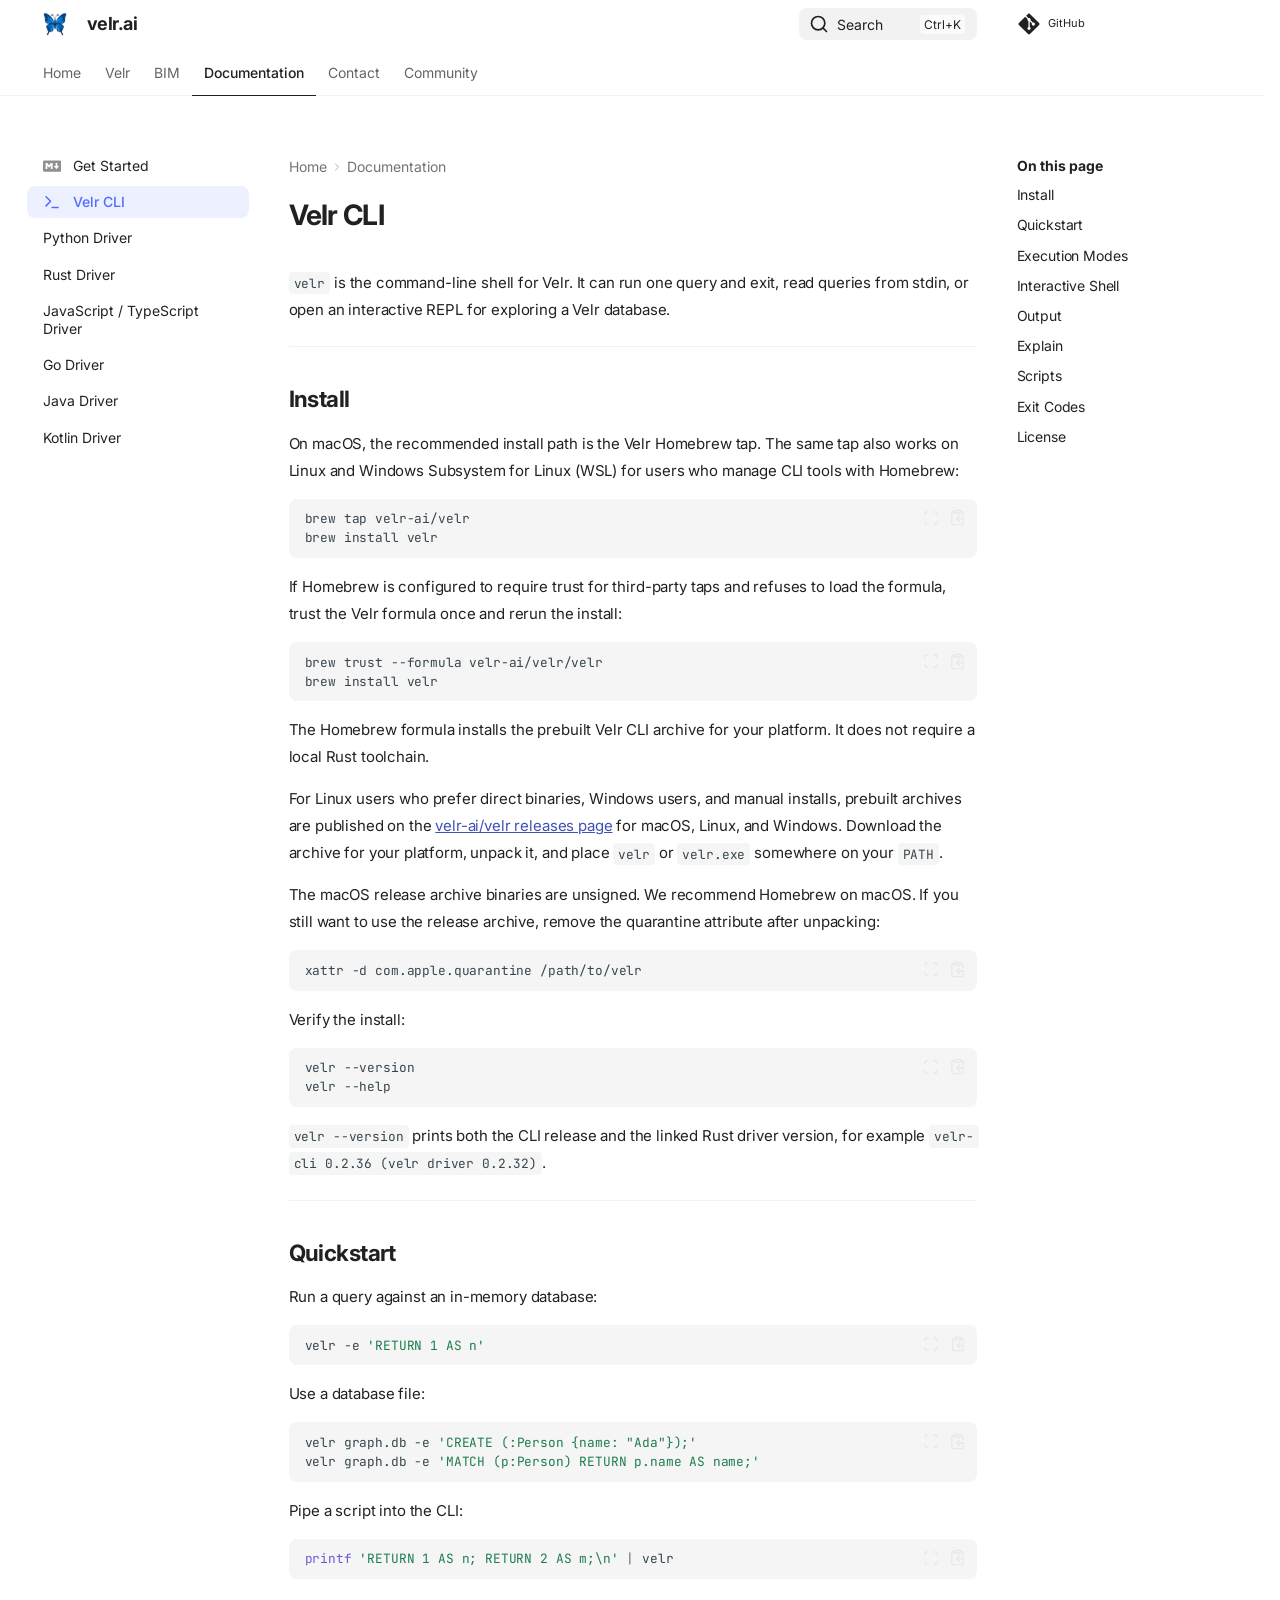
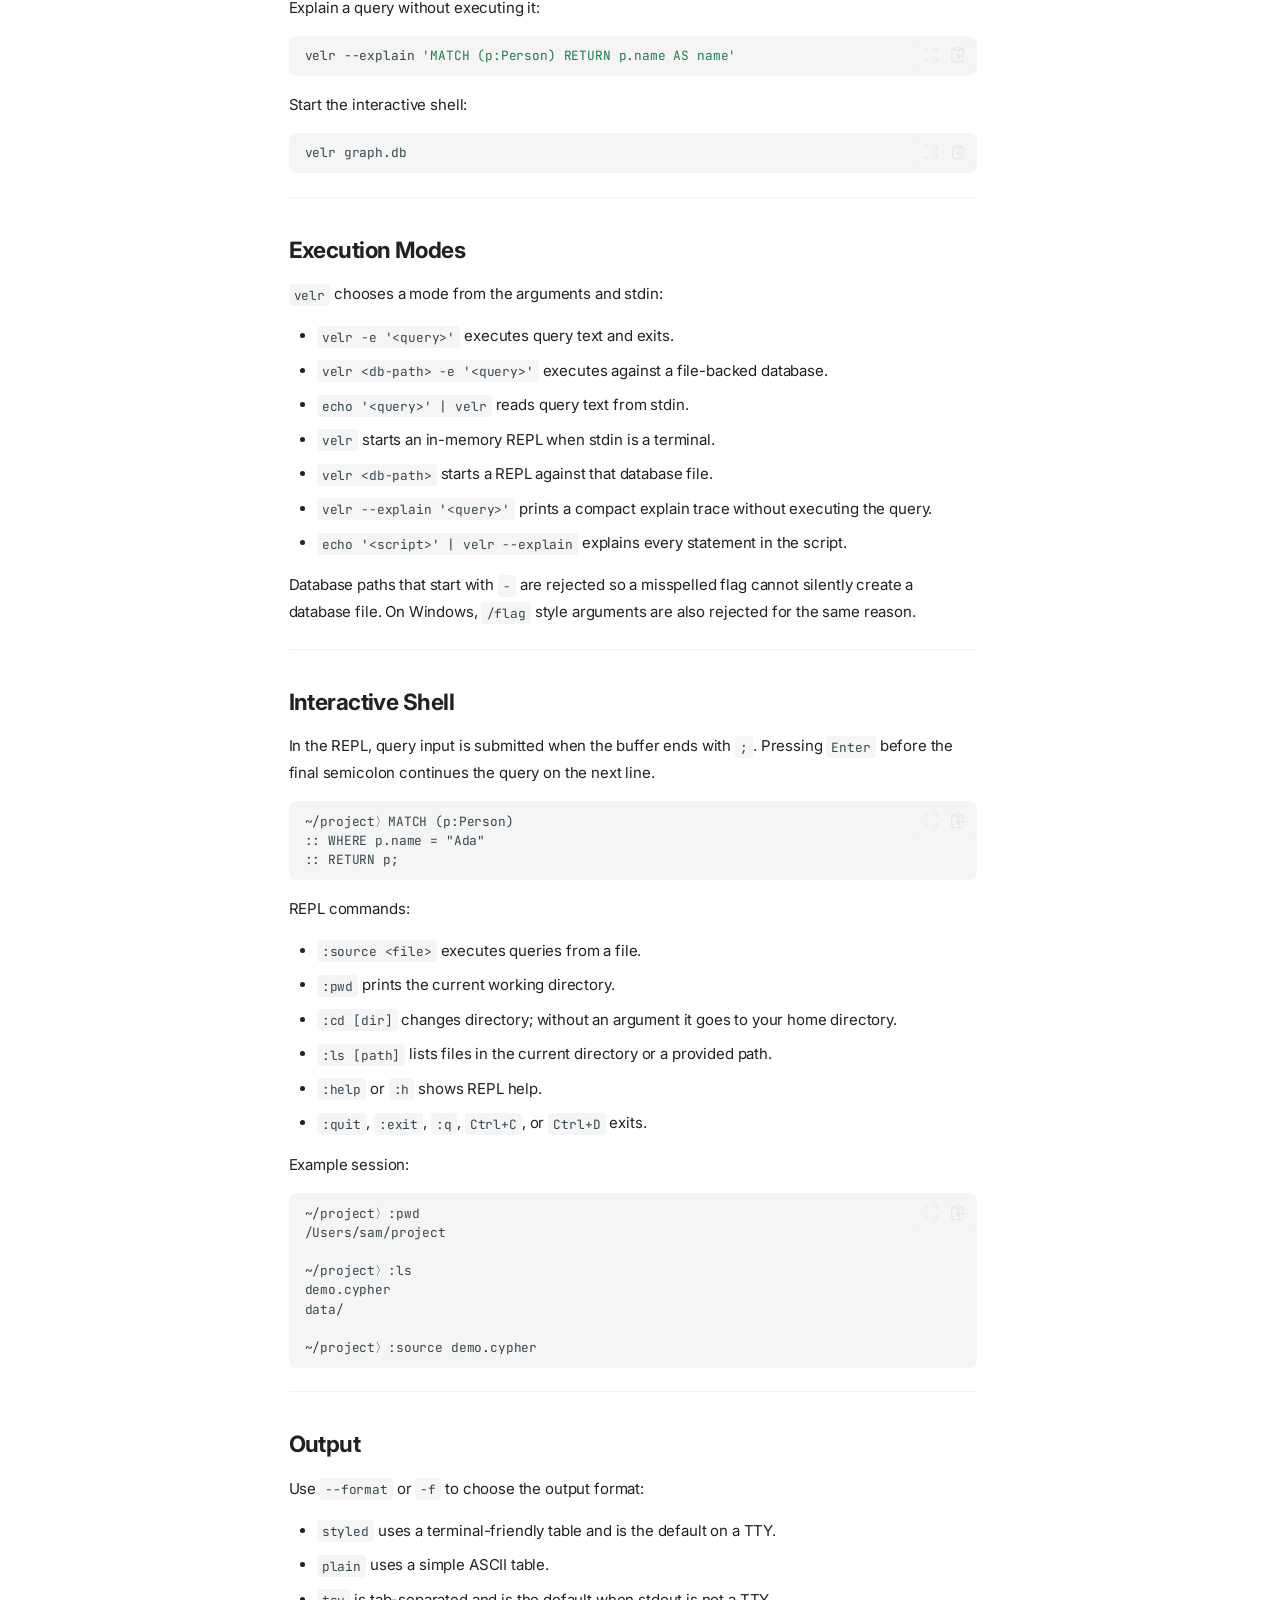
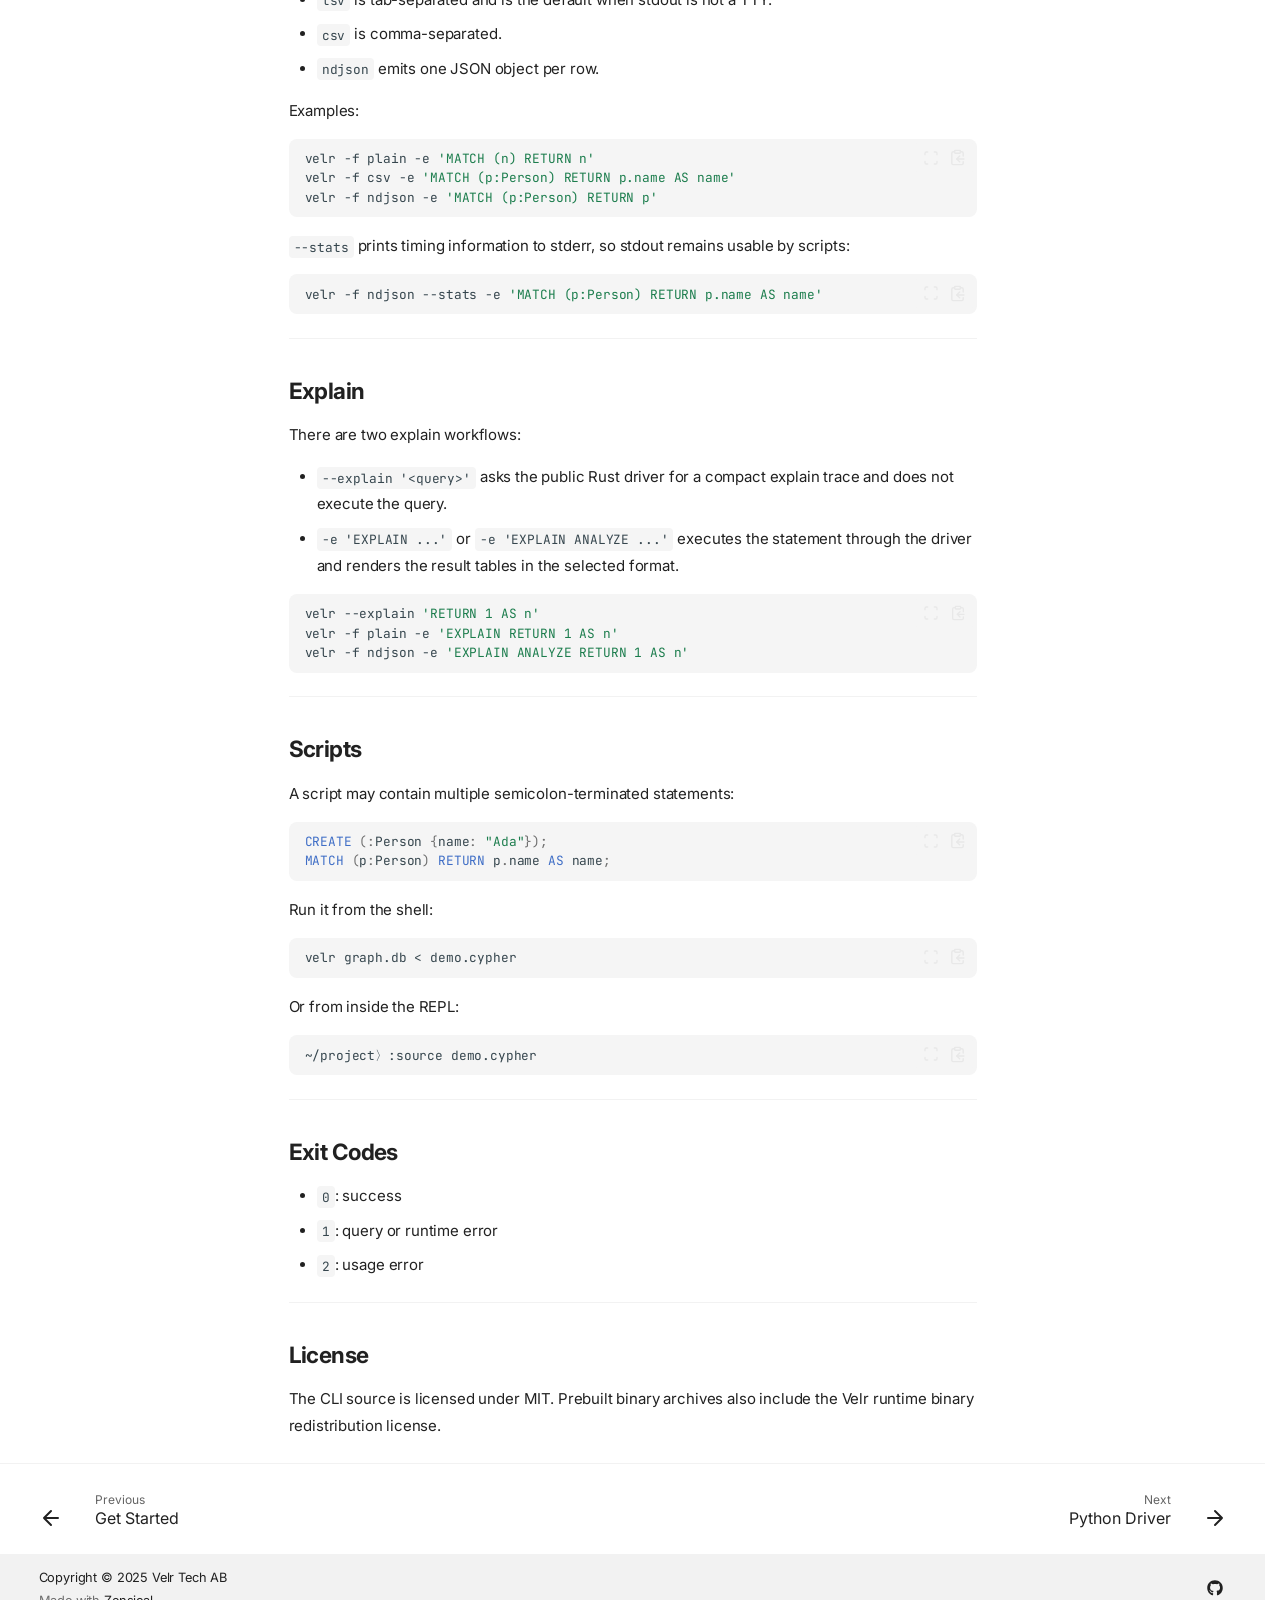
<file: docs/shell/index.html>
<!doctype html>
<html lang="en" class="no-js">
  <head>
    
      <meta charset="utf-8">
      <meta name="viewport" content="width=device-width,initial-scale=1">
      
        <meta name="description" content="Velr is a lightweight, blazingly fast Rust database that unifies openCypher graphs, SQL, BM25 full-text search, vectors, and time-series on top of SQLite.">
      
      
        <meta name="author" content="Tomas Karlsson">
      
      
        <link rel="canonical" href="https://velr.ai/docs/shell/">
      
      
        <link rel="prev" href="../get-started/">
      
      
        <link rel="next" href="../python-driver/">
      
      
        
      
      
      <link rel="icon" href="../../assets/images/favicon.png">
      <meta name="generator" content="zensical-0.0.47">
    
    
      
        <title>Velr CLI - velr.ai</title>
      
    
    
      
        
      
      <link rel="stylesheet" href="../../assets/stylesheets/modern/main.5e19f6ca.min.css">
      
        
          
        
        <link rel="stylesheet" href="../../assets/stylesheets/modern/palette.dfe2e883.min.css">
      
      


    
    
      
    
    
      
        
        
        <link rel="preconnect" href="https://fonts.gstatic.com" crossorigin>
        <link rel="stylesheet" href="https://fonts.googleapis.com/css?family=Inter:300,300i,400,400i,500,500i,700,700i%7CJetBrains+Mono:400,400i,700,700i&amp;display=fallback">
        <style>:root{--md-text-font:"Inter";--md-code-font:"JetBrains Mono"}</style>
      
    
    
      <link rel="stylesheet" href="../../assets/stylesheets/landing.css">
    
    <script>__md_scope=new URL("../..",location),__md_scope.pathname.endsWith("/")||(__md_scope=new URL(__md_scope.pathname+"/",location)),__md_hash=e=>[...e].reduce(((e,t)=>(e<<5)-e+t.charCodeAt(0)),0),__md_get=(e,t=localStorage,_=__md_scope)=>JSON.parse(t.getItem(_.pathname+"."+e)),__md_set=(e,t,_=localStorage,a=__md_scope)=>{try{_.setItem(a.pathname+"."+e,JSON.stringify(t))}catch(e){}},document.documentElement.setAttribute("data-platform",navigator.platform)</script>
    
      

    
    
  </head>
  
  
    
    
      
    
    
    
    
    <body dir="ltr" data-md-color-scheme="default" data-md-color-primary="indigo" data-md-color-accent="indigo">
  
    
    <input class="md-toggle" data-md-toggle="drawer" type="checkbox" id="__drawer" autocomplete="off">
    <input class="md-toggle" data-md-toggle="search" type="checkbox" id="__search" autocomplete="off">
    <label class="md-overlay" for="__drawer" aria-label="Navigation"></label>
    <div data-md-component="skip">
      
        
        <a href="#velr-cli" class="md-skip">
          Skip to content
        </a>
      
    </div>
    <div data-md-component="announce">
      
    </div>
    
    
      

<header class="md-header" data-md-component="header">
  <nav class="md-header__inner md-grid" aria-label="Header">
    <a href="../.." title="velr.ai" class="md-header__button md-logo" aria-label="velr.ai" data-md-component="logo">
      
  <img src="../../assets/logo_bf_small.png" alt="velr.ai">

    </a>
    <label class="md-header__button md-icon" for="__drawer" aria-label="Navigation">
      
      <svg xmlns="http://www.w3.org/2000/svg" fill="none" stroke="currentColor" stroke-linecap="round" stroke-linejoin="round" stroke-width="2" class="lucide lucide-menu" viewBox="0 0 24 24"><path d="M4 5h16M4 12h16M4 19h16"/></svg>
    </label>
    <div class="md-header__title" data-md-component="header-title">
      <div class="md-header__ellipsis">
        <div class="md-header__topic">
          <span class="md-ellipsis">
            velr.ai
          </span>
        </div>
        <div class="md-header__topic" data-md-component="header-topic">
          <span class="md-ellipsis">
            
              Velr CLI
            
          </span>
        </div>
      </div>
    </div>
    
      
        <form class="md-header__option" data-md-component="palette">
  
    
    
    
    <input class="md-option" data-md-color-media="none" data-md-color-scheme="default" data-md-color-primary="indigo" data-md-color-accent="indigo"  aria-hidden="true"  type="radio" name="__palette" id="__palette_0">
    
  
</form>
      
    
    
      <script>var palette=__md_get("__palette");if(palette&&palette.color){if("(prefers-color-scheme)"===palette.color.media){var media=matchMedia("(prefers-color-scheme: light)"),input=document.querySelector(media.matches?"[data-md-color-media='(prefers-color-scheme: light)']":"[data-md-color-media='(prefers-color-scheme: dark)']");palette.color.media=input.getAttribute("data-md-color-media"),palette.color.scheme=input.getAttribute("data-md-color-scheme"),palette.color.primary=input.getAttribute("data-md-color-primary"),palette.color.accent=input.getAttribute("data-md-color-accent")}for(var[key,value]of Object.entries(palette.color))document.body.setAttribute("data-md-color-"+key,value)}</script>
    
    
    
      
      
        <label class="md-header__button md-icon" for="__search" aria-label="Search">
          
          <svg xmlns="http://www.w3.org/2000/svg" fill="none" stroke="currentColor" stroke-linecap="round" stroke-linejoin="round" stroke-width="2" class="lucide lucide-search" viewBox="0 0 24 24"><path d="m21 21-4.34-4.34"/><circle cx="11" cy="11" r="8"/></svg>
        </label>
        <div class="md-search" data-md-component="search" role="dialog" aria-label="Search">
  <button type="button" class="md-search__button">
    Search
  </button>
</div>
      
    
    <div class="md-header__source">
      
        <a href="https://github.com/velr-ai/velr" title="Go to repository" class="md-source" data-md-component="source">
  <div class="md-source__icon md-icon">
    
    <svg xmlns="http://www.w3.org/2000/svg" viewBox="0 0 448 512"><!--! Font Awesome Free 7.2.0 by @fontawesome - https://fontawesome.com License - https://fontawesome.com/license/free (Icons: CC BY 4.0, Fonts: SIL OFL 1.1, Code: MIT License) Copyright 2026 Fonticons, Inc.--><path fill="currentColor" d="M439.6 236.1 244 40.5c-5.4-5.5-12.8-8.5-20.4-8.5s-15 3-20.4 8.4L162.5 81l51.5 51.5c27.1-9.1 52.7 16.8 43.4 43.7l49.7 49.7c34.2-11.8 61.2 31 35.5 56.7-26.5 26.5-70.2-2.9-56-37.3L240.3 199v121.9c25.3 12.5 22.3 41.8 9.1 55-6.4 6.4-15.2 10.1-24.3 10.1s-17.8-3.6-24.3-10.1c-17.6-17.6-11.1-46.9 11.2-56v-123c-20.8-8.5-24.6-30.7-18.6-45L142.6 101 8.5 235.1C3 240.6 0 247.9 0 255.5s3 15 8.5 20.4l195.6 195.7c5.4 5.4 12.7 8.4 20.4 8.4s15-3 20.4-8.4l194.7-194.7c5.4-5.4 8.4-12.8 8.4-20.4s-3-15-8.4-20.4"/></svg>
  </div>
  <div class="md-source__repository">
    GitHub
  </div>
</a>
      
    </div>
  </nav>
  
</header>
    
    <div class="md-container" data-md-component="container">
      
      
        
          
            
<nav class="md-tabs" aria-label="Tabs" data-md-component="tabs">
  <div class="md-grid">
    <ul class="md-tabs__list">
      
        
  
  
  
  
    <li class="md-tabs__item">
      <a href="../.." class="md-tabs__link">
        
  
  Home

      </a>
    </li>
  

      
        
  
  
  
  
    <li class="md-tabs__item">
      <a href="../../velr/" class="md-tabs__link">
        
  
  Velr

      </a>
    </li>
  

      
        
  
  
  
  
    <li class="md-tabs__item">
      <a href="../../velr-ifc/" class="md-tabs__link">
        
  
  BIM

      </a>
    </li>
  

      
        
  
  
  
    
  
  
    
      
      
        
      
        
      
        
      
        
      
        
      
        
      
        
      
        
      
    
    
    
    
      <li class="md-tabs__item md-tabs__item--active">
        <a href="../get-started/" class="md-tabs__link">
          
  
  Documentation

        </a>
      </li>
    
  

      
        
  
  
  
  
    <li class="md-tabs__item">
      <a href="../../contact/" class="md-tabs__link">
        
  
  Contact

      </a>
    </li>
  

      
        
  
  
  
  
    
      
      
        
          
        
      
    
    
    
    
      <li class="md-tabs__item">
        <a href="../../community/" class="md-tabs__link">
          
  
  Community

        </a>
      </li>
    
  

      
    </ul>
  </div>
</nav>
          
        
      
      <main class="md-main" data-md-component="main">
        <div class="md-main__inner md-grid">
          
            
              
              <div class="md-sidebar md-sidebar--primary" data-md-component="sidebar" data-md-type="navigation" >
                <div class="md-sidebar__scrollwrap">
                  <div class="md-sidebar__inner">
                    


  


<nav class="md-nav md-nav--primary md-nav--lifted" aria-label="Navigation" data-md-level="0">
  <label class="md-nav__title" for="__drawer">
    <a href="../.." title="velr.ai" class="md-nav__button md-logo" aria-label="velr.ai" data-md-component="logo">
      
  <img src="../../assets/logo_bf_small.png" alt="velr.ai">

    </a>
    velr.ai
  </label>
  
    <div class="md-nav__source">
      <a href="https://github.com/velr-ai/velr" title="Go to repository" class="md-source" data-md-component="source">
  <div class="md-source__icon md-icon">
    
    <svg xmlns="http://www.w3.org/2000/svg" viewBox="0 0 448 512"><!--! Font Awesome Free 7.2.0 by @fontawesome - https://fontawesome.com License - https://fontawesome.com/license/free (Icons: CC BY 4.0, Fonts: SIL OFL 1.1, Code: MIT License) Copyright 2026 Fonticons, Inc.--><path fill="currentColor" d="M439.6 236.1 244 40.5c-5.4-5.5-12.8-8.5-20.4-8.5s-15 3-20.4 8.4L162.5 81l51.5 51.5c27.1-9.1 52.7 16.8 43.4 43.7l49.7 49.7c34.2-11.8 61.2 31 35.5 56.7-26.5 26.5-70.2-2.9-56-37.3L240.3 199v121.9c25.3 12.5 22.3 41.8 9.1 55-6.4 6.4-15.2 10.1-24.3 10.1s-17.8-3.6-24.3-10.1c-17.6-17.6-11.1-46.9 11.2-56v-123c-20.8-8.5-24.6-30.7-18.6-45L142.6 101 8.5 235.1C3 240.6 0 247.9 0 255.5s3 15 8.5 20.4l195.6 195.7c5.4 5.4 12.7 8.4 20.4 8.4s15-3 20.4-8.4l194.7-194.7c5.4-5.4 8.4-12.8 8.4-20.4s-3-15-8.4-20.4"/></svg>
  </div>
  <div class="md-source__repository">
    GitHub
  </div>
</a>
    </div>
  
  <ul class="md-nav__list" data-md-scrollfix>
    
      
      
  
  
  
  
    <li class="md-nav__item">
      <a href="../.." class="md-nav__link">
        
  
  
    <svg xmlns="http://www.w3.org/2000/svg" fill="none" stroke="currentColor" stroke-linecap="round" stroke-linejoin="round" stroke-width="2" class="lucide lucide-rocket" viewBox="0 0 24 24"><path d="M12 15v5s3.03-.55 4-2c1.08-1.62 0-5 0-5M4.5 16.5c-1.5 1.26-2 5-2 5s3.74-.5 5-2c.71-.84.7-2.13-.09-2.91a2.18 2.18 0 0 0-2.91-.09"/><path d="M9 12a22 22 0 0 1 2-3.95A12.88 12.88 0 0 1 22 2c0 2.72-.78 7.5-6 11a22.4 22.4 0 0 1-4 2z"/><path d="M9 12H4s.55-3.03 2-4c1.62-1.08 5 .05 5 .05"/></svg>
  
  <span class="md-ellipsis">
    
  
  Home

    
  </span>
  
  

      </a>
    </li>
  

    
      
      
  
  
  
  
    <li class="md-nav__item">
      <a href="../../velr/" class="md-nav__link">
        
  
  
    <svg xmlns="http://www.w3.org/2000/svg" fill="none" stroke="currentColor" stroke-linecap="round" stroke-linejoin="round" stroke-width="2" class="lucide lucide-database" viewBox="0 0 24 24"><ellipse cx="12" cy="5" rx="9" ry="3"/><path d="M3 5v14a9 3 0 0 0 18 0V5"/><path d="M3 12a9 3 0 0 0 18 0"/></svg>
  
  <span class="md-ellipsis">
    
  
  Velr

    
  </span>
  
  

      </a>
    </li>
  

    
      
      
  
  
  
  
    <li class="md-nav__item">
      <a href="../../velr-ifc/" class="md-nav__link">
        
  
  
    <svg xmlns="http://www.w3.org/2000/svg" fill="none" stroke="currentColor" stroke-linecap="round" stroke-linejoin="round" stroke-width="2" class="lucide lucide-box" viewBox="0 0 24 24"><path d="M21 8a2 2 0 0 0-1-1.73l-7-4a2 2 0 0 0-2 0l-7 4A2 2 0 0 0 3 8v8a2 2 0 0 0 1 1.73l7 4a2 2 0 0 0 2 0l7-4A2 2 0 0 0 21 16Z"/><path d="m3.3 7 8.7 5 8.7-5M12 22V12"/></svg>
  
  <span class="md-ellipsis">
    
  
  BIM

    
  </span>
  
  

      </a>
    </li>
  

    
      
      
  
  
    
  
  
  
    
    
      
        
      
        
      
        
      
        
      
        
      
        
      
        
      
        
      
    
    
    
      
        
        
      
      
        
      
    
    
    <li class="md-nav__item md-nav__item--active md-nav__item--section md-nav__item--nested">
      
        
        
        <input class="md-nav__toggle md-toggle " type="checkbox" id="__nav_4" checked>
        
          
          <label class="md-nav__link" for="__nav_4" id="__nav_4_label" tabindex="">
            
  
  
  <span class="md-ellipsis">
    
  
  Documentation

    
  </span>
  
  

            <span class="md-nav__icon md-icon"></span>
          </label>
        
        <nav class="md-nav" data-md-level="1" aria-labelledby="__nav_4_label" aria-expanded="true">
          <label class="md-nav__title" for="__nav_4">
            <span class="md-nav__icon md-icon"></span>
            
  
  Documentation

          </label>
          <ul class="md-nav__list" data-md-scrollfix>
            
              
                
  
  
  
  
    <li class="md-nav__item">
      <a href="../get-started/" class="md-nav__link">
        
  
  
    <svg xmlns="http://www.w3.org/2000/svg" viewBox="0 0 24 24"><title>Markdown</title><path d="M22.27 19.385H1.73A1.73 1.73 0 0 1 0 17.655V6.345a1.73 1.73 0 0 1 1.73-1.73h20.54A1.73 1.73 0 0 1 24 6.345v11.308a1.73 1.73 0 0 1-1.73 1.731zM5.769 15.923v-4.5l2.308 2.885 2.307-2.885v4.5h2.308V8.078h-2.308l-2.307 2.885-2.308-2.885H3.46v7.847zM21.232 12h-2.309V8.077h-2.307V12h-2.308l3.461 4.039z"/></svg>
  
  <span class="md-ellipsis">
    
  
  Get Started

    
  </span>
  
  

      </a>
    </li>
  

              
            
              
                
  
  
    
  
  
  
    <li class="md-nav__item md-nav__item--active">
      
      
      
      
        
      
      
        <label class="md-nav__link md-nav__link--active" for="__toc">
          
  
  
    <svg xmlns="http://www.w3.org/2000/svg" fill="none" stroke="currentColor" stroke-linecap="round" stroke-linejoin="round" stroke-width="2" class="lucide lucide-terminal" viewBox="0 0 24 24"><path d="M12 19h8M4 17l6-6-6-6"/></svg>
  
  <span class="md-ellipsis">
    
  
  Velr CLI

    
  </span>
  
  

          <span class="md-nav__icon md-icon"></span>
        </label>
      
      <a href="././" class="md-nav__link md-nav__link--active">
        
  
  
    <svg xmlns="http://www.w3.org/2000/svg" fill="none" stroke="currentColor" stroke-linecap="round" stroke-linejoin="round" stroke-width="2" class="lucide lucide-terminal" viewBox="0 0 24 24"><path d="M12 19h8M4 17l6-6-6-6"/></svg>
  
  <span class="md-ellipsis">
    
  
  Velr CLI

    
  </span>
  
  

      </a>
      
        


<nav class="md-nav md-nav--secondary" aria-label="On this page">
  
  
  
    
  
  
    <label class="md-nav__title" for="__toc">
      <span class="md-nav__icon md-icon"></span>
      On this page
    </label>
    <ul class="md-nav__list" data-md-component="toc" data-md-scrollfix>
      
        <li class="md-nav__item">
  <a href="#install" class="md-nav__link">
    <span class="md-ellipsis">
      <span class="md-typeset">
        Install
      </span>
    </span>
  </a>
  
</li>
      
        <li class="md-nav__item">
  <a href="#quickstart" class="md-nav__link">
    <span class="md-ellipsis">
      <span class="md-typeset">
        Quickstart
      </span>
    </span>
  </a>
  
</li>
      
        <li class="md-nav__item">
  <a href="#execution-modes" class="md-nav__link">
    <span class="md-ellipsis">
      <span class="md-typeset">
        Execution Modes
      </span>
    </span>
  </a>
  
</li>
      
        <li class="md-nav__item">
  <a href="#interactive-shell" class="md-nav__link">
    <span class="md-ellipsis">
      <span class="md-typeset">
        Interactive Shell
      </span>
    </span>
  </a>
  
</li>
      
        <li class="md-nav__item">
  <a href="#output" class="md-nav__link">
    <span class="md-ellipsis">
      <span class="md-typeset">
        Output
      </span>
    </span>
  </a>
  
</li>
      
        <li class="md-nav__item">
  <a href="#explain" class="md-nav__link">
    <span class="md-ellipsis">
      <span class="md-typeset">
        Explain
      </span>
    </span>
  </a>
  
</li>
      
        <li class="md-nav__item">
  <a href="#scripts" class="md-nav__link">
    <span class="md-ellipsis">
      <span class="md-typeset">
        Scripts
      </span>
    </span>
  </a>
  
</li>
      
        <li class="md-nav__item">
  <a href="#exit-codes" class="md-nav__link">
    <span class="md-ellipsis">
      <span class="md-typeset">
        Exit Codes
      </span>
    </span>
  </a>
  
</li>
      
        <li class="md-nav__item">
  <a href="#license" class="md-nav__link">
    <span class="md-ellipsis">
      <span class="md-typeset">
        License
      </span>
    </span>
  </a>
  
</li>
      
    </ul>
  
</nav>
      
    </li>
  

              
            
              
                
  
  
  
  
    <li class="md-nav__item">
      <a href="../python-driver/" class="md-nav__link">
        
  
  
  <span class="md-ellipsis">
    
  
  Python Driver

    
  </span>
  
  

      </a>
    </li>
  

              
            
              
                
  
  
  
  
    <li class="md-nav__item">
      <a href="../rust-driver/" class="md-nav__link">
        
  
  
  <span class="md-ellipsis">
    
  
  Rust Driver

    
  </span>
  
  

      </a>
    </li>
  

              
            
              
                
  
  
  
  
    <li class="md-nav__item">
      <a href="../javascript-driver/" class="md-nav__link">
        
  
  
  <span class="md-ellipsis">
    
  
  JavaScript / TypeScript Driver

    
  </span>
  
  

      </a>
    </li>
  

              
            
              
                
  
  
  
  
    <li class="md-nav__item">
      <a href="../go-driver/" class="md-nav__link">
        
  
  
  <span class="md-ellipsis">
    
  
  Go Driver

    
  </span>
  
  

      </a>
    </li>
  

              
            
              
                
  
  
  
  
    <li class="md-nav__item">
      <a href="../java-driver/" class="md-nav__link">
        
  
  
  <span class="md-ellipsis">
    
  
  Java Driver

    
  </span>
  
  

      </a>
    </li>
  

              
            
              
                
  
  
  
  
    <li class="md-nav__item">
      <a href="../kotlin-driver/" class="md-nav__link">
        
  
  
  <span class="md-ellipsis">
    
  
  Kotlin Driver

    
  </span>
  
  

      </a>
    </li>
  

              
            
          </ul>
        </nav>
      
    </li>
  

    
      
      
  
  
  
  
    <li class="md-nav__item">
      <a href="../../contact/" class="md-nav__link">
        
  
  
    <svg xmlns="http://www.w3.org/2000/svg" fill="none" stroke="currentColor" stroke-linecap="round" stroke-linejoin="round" stroke-width="2" class="lucide lucide-mail" viewBox="0 0 24 24"><path d="m22 7-8.991 5.727a2 2 0 0 1-2.009 0L2 7"/><rect width="20" height="16" x="2" y="4" rx="2"/></svg>
  
  <span class="md-ellipsis">
    
  
  Contact

    
  </span>
  
  

      </a>
    </li>
  

    
      
      
  
  
  
  
    
    
      
        
          
        
      
    
    
    
      
      
        
      
    
    
    <li class="md-nav__item md-nav__item--nested">
      
        
        
        <input class="md-nav__toggle md-toggle " type="checkbox" id="__nav_6" >
        
          
          <div class="md-nav__link md-nav__container">
            <a href="../../community/" class="md-nav__link ">
              
  
  
    <svg xmlns="http://www.w3.org/2000/svg" viewBox="0 0 24 24"><title>GitHub</title><path d="M12 .297c-6.63 0-12 5.373-12 12 0 5.303 3.438 9.8 8.205 11.385.6.113.82-.258.82-.577 0-.285-.01-1.04-.015-2.04-3.338.724-4.042-1.61-4.042-1.61C4.422 18.07 3.633 17.7 3.633 17.7c-1.087-.744.084-.729.084-.729 1.205.084 1.838 1.236 1.838 1.236 1.07 1.835 2.809 1.305 3.495.998.108-.776.417-1.305.76-1.605-2.665-.3-5.466-1.332-5.466-5.93 0-1.31.465-2.38 1.235-3.22-.135-.303-.54-1.523.105-3.176 0 0 1.005-.322 3.3 1.23.96-.267 1.98-.399 3-.405 1.02.006 2.04.138 3 .405 2.28-1.552 3.285-1.23 3.285-1.23.645 1.653.24 2.873.12 3.176.765.84 1.23 1.91 1.23 3.22 0 4.61-2.805 5.625-5.475 5.92.42.36.81 1.096.81 2.22 0 1.606-.015 2.896-.015 3.286 0 .315.21.69.825.57C20.565 22.092 24 17.592 24 12.297c0-6.627-5.373-12-12-12"/></svg>
  
  <span class="md-ellipsis">
    
  
  Community

    
  </span>
  
  

            </a>
            
          </div>
        
        <nav class="md-nav" data-md-level="1" aria-labelledby="__nav_6_label" aria-expanded="false">
          <label class="md-nav__title" for="__nav_6">
            <span class="md-nav__icon md-icon"></span>
            
  
  Community

          </label>
          <ul class="md-nav__list" data-md-scrollfix>
            
              
            
          </ul>
        </nav>
      
    </li>
  

    
  </ul>
</nav>
                  </div>
                </div>
              </div>
            
            
              
              <div class="md-sidebar md-sidebar--secondary" data-md-component="sidebar" data-md-type="toc" >
                <div class="md-sidebar__scrollwrap">
                  
                    
                    
                    
                      
                    
                    
                      <input class="md-nav__toggle md-toggle" type="checkbox" id="__toc">
                      <div class="md-sidebar-button__wrapper">
                        <label class="md-sidebar-button" for="__toc"></label>
                      </div>
                    
                  
                  <div class="md-sidebar__inner">
                    


<nav class="md-nav md-nav--secondary" aria-label="On this page">
  
  
  
    
  
  
    <label class="md-nav__title" for="__toc">
      <span class="md-nav__icon md-icon"></span>
      On this page
    </label>
    <ul class="md-nav__list" data-md-component="toc" data-md-scrollfix>
      
        <li class="md-nav__item">
  <a href="#install" class="md-nav__link">
    <span class="md-ellipsis">
      <span class="md-typeset">
        Install
      </span>
    </span>
  </a>
  
</li>
      
        <li class="md-nav__item">
  <a href="#quickstart" class="md-nav__link">
    <span class="md-ellipsis">
      <span class="md-typeset">
        Quickstart
      </span>
    </span>
  </a>
  
</li>
      
        <li class="md-nav__item">
  <a href="#execution-modes" class="md-nav__link">
    <span class="md-ellipsis">
      <span class="md-typeset">
        Execution Modes
      </span>
    </span>
  </a>
  
</li>
      
        <li class="md-nav__item">
  <a href="#interactive-shell" class="md-nav__link">
    <span class="md-ellipsis">
      <span class="md-typeset">
        Interactive Shell
      </span>
    </span>
  </a>
  
</li>
      
        <li class="md-nav__item">
  <a href="#output" class="md-nav__link">
    <span class="md-ellipsis">
      <span class="md-typeset">
        Output
      </span>
    </span>
  </a>
  
</li>
      
        <li class="md-nav__item">
  <a href="#explain" class="md-nav__link">
    <span class="md-ellipsis">
      <span class="md-typeset">
        Explain
      </span>
    </span>
  </a>
  
</li>
      
        <li class="md-nav__item">
  <a href="#scripts" class="md-nav__link">
    <span class="md-ellipsis">
      <span class="md-typeset">
        Scripts
      </span>
    </span>
  </a>
  
</li>
      
        <li class="md-nav__item">
  <a href="#exit-codes" class="md-nav__link">
    <span class="md-ellipsis">
      <span class="md-typeset">
        Exit Codes
      </span>
    </span>
  </a>
  
</li>
      
        <li class="md-nav__item">
  <a href="#license" class="md-nav__link">
    <span class="md-ellipsis">
      <span class="md-typeset">
        License
      </span>
    </span>
  </a>
  
</li>
      
    </ul>
  
</nav>
                  </div>
                </div>
              </div>
            
          
          
            <div class="md-content" data-md-component="content">
              
                



  


  <nav class="md-path" aria-label="Navigation" >
    <ol class="md-path__list">
      
        
  
  
    <li class="md-path__item">
      <a href="../.." class="md-path__link">
        
  
  <span class="md-ellipsis">
    Home
  </span>

      </a>
    </li>
  

      
      
        
  
  
    
    
      
        
      
        
      
        
      
        
      
        
      
        
      
        
      
        
      
    
    
    
    
      <li class="md-path__item">
        <a href="../get-started/" class="md-path__link">
          
  
  <span class="md-ellipsis">
    Documentation
  </span>

        </a>
      </li>
    
  

      
    </ol>
  </nav>

              
              <article class="md-content__inner md-typeset">
                
                  
  
  


<h1 id="velr-cli">Velr CLI<a class="headerlink" href="#velr-cli" title="Permanent link">&para;</a></h1>
<p><code>velr</code> is the command-line shell for Velr. It can run one query and exit, read
queries from stdin, or open an interactive REPL for exploring a Velr database.</p>
<hr />
<h2 id="install">Install<a class="headerlink" href="#install" title="Permanent link">&para;</a></h2>
<p>On macOS, the recommended install path is the Velr Homebrew tap. The same tap
also works on Linux and Windows Subsystem for Linux (WSL) for users who manage
CLI tools with Homebrew:</p>
<div class="language-bash highlight"><pre><span></span><code><span id="__span-0-1"><a id="__codelineno-0-1" name="__codelineno-0-1" href="#__codelineno-0-1"></a>brew<span class="w"> </span>tap<span class="w"> </span>velr-ai/velr
</span><span id="__span-0-2"><a id="__codelineno-0-2" name="__codelineno-0-2" href="#__codelineno-0-2"></a>brew<span class="w"> </span>install<span class="w"> </span>velr
</span></code></pre></div>
<p>If Homebrew is configured to require trust for third-party taps and refuses to
load the formula, trust the Velr formula once and rerun the install:</p>
<div class="language-bash highlight"><pre><span></span><code><span id="__span-1-1"><a id="__codelineno-1-1" name="__codelineno-1-1" href="#__codelineno-1-1"></a>brew<span class="w"> </span>trust<span class="w"> </span>--formula<span class="w"> </span>velr-ai/velr/velr
</span><span id="__span-1-2"><a id="__codelineno-1-2" name="__codelineno-1-2" href="#__codelineno-1-2"></a>brew<span class="w"> </span>install<span class="w"> </span>velr
</span></code></pre></div>
<p>The Homebrew formula installs the prebuilt Velr CLI archive for your platform.
It does not require a local Rust toolchain.</p>
<p>For Linux users who prefer direct binaries, Windows users, and manual installs,
prebuilt archives are published on the
<a href="https://github.com/velr-ai/velr/releases">velr-ai/velr releases page</a> for
macOS, Linux, and Windows. Download the archive for your platform, unpack it,
and place <code>velr</code> or <code>velr.exe</code> somewhere on your <code>PATH</code>.</p>
<p>The macOS release archive binaries are unsigned. We recommend Homebrew on
macOS. If you still want to use the release archive, remove the quarantine
attribute after unpacking:</p>
<div class="language-bash highlight"><pre><span></span><code><span id="__span-2-1"><a id="__codelineno-2-1" name="__codelineno-2-1" href="#__codelineno-2-1"></a>xattr<span class="w"> </span>-d<span class="w"> </span>com.apple.quarantine<span class="w"> </span>/path/to/velr
</span></code></pre></div>
<p>Verify the install:</p>
<div class="language-bash highlight"><pre><span></span><code><span id="__span-3-1"><a id="__codelineno-3-1" name="__codelineno-3-1" href="#__codelineno-3-1"></a>velr<span class="w"> </span>--version
</span><span id="__span-3-2"><a id="__codelineno-3-2" name="__codelineno-3-2" href="#__codelineno-3-2"></a>velr<span class="w"> </span>--help
</span></code></pre></div>
<p><code>velr --version</code> prints both the CLI release and the linked Rust driver version,
for example <code>velr-cli 0.2.36 (velr driver 0.2.32)</code>.</p>
<hr />
<h2 id="quickstart">Quickstart<a class="headerlink" href="#quickstart" title="Permanent link">&para;</a></h2>
<p>Run a query against an in-memory database:</p>
<div class="language-bash highlight"><pre><span></span><code><span id="__span-4-1"><a id="__codelineno-4-1" name="__codelineno-4-1" href="#__codelineno-4-1"></a>velr<span class="w"> </span>-e<span class="w"> </span><span class="s1">&#39;RETURN 1 AS n&#39;</span>
</span></code></pre></div>
<p>Use a database file:</p>
<div class="language-bash highlight"><pre><span></span><code><span id="__span-5-1"><a id="__codelineno-5-1" name="__codelineno-5-1" href="#__codelineno-5-1"></a>velr<span class="w"> </span>graph.db<span class="w"> </span>-e<span class="w"> </span><span class="s1">&#39;CREATE (:Person {name: &quot;Ada&quot;});&#39;</span>
</span><span id="__span-5-2"><a id="__codelineno-5-2" name="__codelineno-5-2" href="#__codelineno-5-2"></a>velr<span class="w"> </span>graph.db<span class="w"> </span>-e<span class="w"> </span><span class="s1">&#39;MATCH (p:Person) RETURN p.name AS name;&#39;</span>
</span></code></pre></div>
<p>Pipe a script into the CLI:</p>
<div class="language-bash highlight"><pre><span></span><code><span id="__span-6-1"><a id="__codelineno-6-1" name="__codelineno-6-1" href="#__codelineno-6-1"></a><span class="nb">printf</span><span class="w"> </span><span class="s1">&#39;RETURN 1 AS n; RETURN 2 AS m;\n&#39;</span><span class="w"> </span><span class="p">|</span><span class="w"> </span>velr
</span></code></pre></div>
<p>Explain a query without executing it:</p>
<div class="language-bash highlight"><pre><span></span><code><span id="__span-7-1"><a id="__codelineno-7-1" name="__codelineno-7-1" href="#__codelineno-7-1"></a>velr<span class="w"> </span>--explain<span class="w"> </span><span class="s1">&#39;MATCH (p:Person) RETURN p.name AS name&#39;</span>
</span></code></pre></div>
<p>Start the interactive shell:</p>
<div class="language-bash highlight"><pre><span></span><code><span id="__span-8-1"><a id="__codelineno-8-1" name="__codelineno-8-1" href="#__codelineno-8-1"></a>velr<span class="w"> </span>graph.db
</span></code></pre></div>
<hr />
<h2 id="execution-modes">Execution Modes<a class="headerlink" href="#execution-modes" title="Permanent link">&para;</a></h2>
<p><code>velr</code> chooses a mode from the arguments and stdin:</p>
<ul>
<li><code>velr -e '&lt;query&gt;'</code> executes query text and exits.</li>
<li><code>velr &lt;db-path&gt; -e '&lt;query&gt;'</code> executes against a file-backed database.</li>
<li><code>echo '&lt;query&gt;' | velr</code> reads query text from stdin.</li>
<li><code>velr</code> starts an in-memory REPL when stdin is a terminal.</li>
<li><code>velr &lt;db-path&gt;</code> starts a REPL against that database file.</li>
<li><code>velr --explain '&lt;query&gt;'</code> prints a compact explain trace without executing
  the query.</li>
<li><code>echo '&lt;script&gt;' | velr --explain</code> explains every statement in the script.</li>
</ul>
<p>Database paths that start with <code>-</code> are rejected so a misspelled flag cannot
silently create a database file. On Windows, <code>/flag</code> style arguments are also
rejected for the same reason.</p>
<hr />
<h2 id="interactive-shell">Interactive Shell<a class="headerlink" href="#interactive-shell" title="Permanent link">&para;</a></h2>
<p>In the REPL, query input is submitted when the buffer ends with <code>;</code>. Pressing
<code>Enter</code> before the final semicolon continues the query on the next line.</p>
<div class="language-text highlight"><pre><span></span><code><span id="__span-9-1"><a id="__codelineno-9-1" name="__codelineno-9-1" href="#__codelineno-9-1"></a>~/project〉MATCH (p:Person)
</span><span id="__span-9-2"><a id="__codelineno-9-2" name="__codelineno-9-2" href="#__codelineno-9-2"></a>:: WHERE p.name = &quot;Ada&quot;
</span><span id="__span-9-3"><a id="__codelineno-9-3" name="__codelineno-9-3" href="#__codelineno-9-3"></a>:: RETURN p;
</span></code></pre></div>
<p>REPL commands:</p>
<ul>
<li><code>:source &lt;file&gt;</code> executes queries from a file.</li>
<li><code>:pwd</code> prints the current working directory.</li>
<li><code>:cd [dir]</code> changes directory; without an argument it goes to your home
  directory.</li>
<li><code>:ls [path]</code> lists files in the current directory or a provided path.</li>
<li><code>:help</code> or <code>:h</code> shows REPL help.</li>
<li><code>:quit</code>, <code>:exit</code>, <code>:q</code>, <code>Ctrl+C</code>, or <code>Ctrl+D</code> exits.</li>
</ul>
<p>Example session:</p>
<div class="language-text highlight"><pre><span></span><code><span id="__span-10-1"><a id="__codelineno-10-1" name="__codelineno-10-1" href="#__codelineno-10-1"></a>~/project〉:pwd
</span><span id="__span-10-2"><a id="__codelineno-10-2" name="__codelineno-10-2" href="#__codelineno-10-2"></a>/Users/sam/project
</span><span id="__span-10-3"><a id="__codelineno-10-3" name="__codelineno-10-3" href="#__codelineno-10-3"></a>
</span><span id="__span-10-4"><a id="__codelineno-10-4" name="__codelineno-10-4" href="#__codelineno-10-4"></a>~/project〉:ls
</span><span id="__span-10-5"><a id="__codelineno-10-5" name="__codelineno-10-5" href="#__codelineno-10-5"></a>demo.cypher
</span><span id="__span-10-6"><a id="__codelineno-10-6" name="__codelineno-10-6" href="#__codelineno-10-6"></a>data/
</span><span id="__span-10-7"><a id="__codelineno-10-7" name="__codelineno-10-7" href="#__codelineno-10-7"></a>
</span><span id="__span-10-8"><a id="__codelineno-10-8" name="__codelineno-10-8" href="#__codelineno-10-8"></a>~/project〉:source demo.cypher
</span></code></pre></div>
<hr />
<h2 id="output">Output<a class="headerlink" href="#output" title="Permanent link">&para;</a></h2>
<p>Use <code>--format</code> or <code>-f</code> to choose the output format:</p>
<ul>
<li><code>styled</code> uses a terminal-friendly table and is the default on a TTY.</li>
<li><code>plain</code> uses a simple ASCII table.</li>
<li><code>tsv</code> is tab-separated and is the default when stdout is not a TTY.</li>
<li><code>csv</code> is comma-separated.</li>
<li><code>ndjson</code> emits one JSON object per row.</li>
</ul>
<p>Examples:</p>
<div class="language-bash highlight"><pre><span></span><code><span id="__span-11-1"><a id="__codelineno-11-1" name="__codelineno-11-1" href="#__codelineno-11-1"></a>velr<span class="w"> </span>-f<span class="w"> </span>plain<span class="w"> </span>-e<span class="w"> </span><span class="s1">&#39;MATCH (n) RETURN n&#39;</span>
</span><span id="__span-11-2"><a id="__codelineno-11-2" name="__codelineno-11-2" href="#__codelineno-11-2"></a>velr<span class="w"> </span>-f<span class="w"> </span>csv<span class="w"> </span>-e<span class="w"> </span><span class="s1">&#39;MATCH (p:Person) RETURN p.name AS name&#39;</span>
</span><span id="__span-11-3"><a id="__codelineno-11-3" name="__codelineno-11-3" href="#__codelineno-11-3"></a>velr<span class="w"> </span>-f<span class="w"> </span>ndjson<span class="w"> </span>-e<span class="w"> </span><span class="s1">&#39;MATCH (p:Person) RETURN p&#39;</span>
</span></code></pre></div>
<p><code>--stats</code> prints timing information to stderr, so stdout remains usable by
scripts:</p>
<div class="language-bash highlight"><pre><span></span><code><span id="__span-12-1"><a id="__codelineno-12-1" name="__codelineno-12-1" href="#__codelineno-12-1"></a>velr<span class="w"> </span>-f<span class="w"> </span>ndjson<span class="w"> </span>--stats<span class="w"> </span>-e<span class="w"> </span><span class="s1">&#39;MATCH (p:Person) RETURN p.name AS name&#39;</span>
</span></code></pre></div>
<hr />
<h2 id="explain">Explain<a class="headerlink" href="#explain" title="Permanent link">&para;</a></h2>
<p>There are two explain workflows:</p>
<ul>
<li><code>--explain '&lt;query&gt;'</code> asks the public Rust driver for a compact explain trace
  and does not execute the query.</li>
<li><code>-e 'EXPLAIN ...'</code> or <code>-e 'EXPLAIN ANALYZE ...'</code> executes the statement
  through the driver and renders the result tables in the selected format.</li>
</ul>
<div class="language-bash highlight"><pre><span></span><code><span id="__span-13-1"><a id="__codelineno-13-1" name="__codelineno-13-1" href="#__codelineno-13-1"></a>velr<span class="w"> </span>--explain<span class="w"> </span><span class="s1">&#39;RETURN 1 AS n&#39;</span>
</span><span id="__span-13-2"><a id="__codelineno-13-2" name="__codelineno-13-2" href="#__codelineno-13-2"></a>velr<span class="w"> </span>-f<span class="w"> </span>plain<span class="w"> </span>-e<span class="w"> </span><span class="s1">&#39;EXPLAIN RETURN 1 AS n&#39;</span>
</span><span id="__span-13-3"><a id="__codelineno-13-3" name="__codelineno-13-3" href="#__codelineno-13-3"></a>velr<span class="w"> </span>-f<span class="w"> </span>ndjson<span class="w"> </span>-e<span class="w"> </span><span class="s1">&#39;EXPLAIN ANALYZE RETURN 1 AS n&#39;</span>
</span></code></pre></div>
<hr />
<h2 id="scripts">Scripts<a class="headerlink" href="#scripts" title="Permanent link">&para;</a></h2>
<p>A script may contain multiple semicolon-terminated statements:</p>
<div class="language-cypher highlight"><pre><span></span><code><span id="__span-14-1"><a id="__codelineno-14-1" name="__codelineno-14-1" href="#__codelineno-14-1"></a><span class="k">CREATE</span><span class="w"> </span><span class="p">(:</span><span class="n">Person</span><span class="w"> </span><span class="p">{</span><span class="n">name</span><span class="p">:</span><span class="w"> </span><span class="s">&quot;Ada&quot;</span><span class="p">});</span>
</span><span id="__span-14-2"><a id="__codelineno-14-2" name="__codelineno-14-2" href="#__codelineno-14-2"></a><span class="k">MATCH</span><span class="w"> </span><span class="p">(</span><span class="n">p</span><span class="p">:</span><span class="n">Person</span><span class="p">)</span><span class="w"> </span><span class="k">RETURN</span><span class="w"> </span><span class="n">p</span><span class="p">.</span><span class="n">name</span><span class="w"> </span><span class="k">AS</span><span class="w"> </span><span class="n">name</span><span class="p">;</span>
</span></code></pre></div>
<p>Run it from the shell:</p>
<div class="language-bash highlight"><pre><span></span><code><span id="__span-15-1"><a id="__codelineno-15-1" name="__codelineno-15-1" href="#__codelineno-15-1"></a>velr<span class="w"> </span>graph.db<span class="w"> </span>&lt;<span class="w"> </span>demo.cypher
</span></code></pre></div>
<p>Or from inside the REPL:</p>
<div class="language-text highlight"><pre><span></span><code><span id="__span-16-1"><a id="__codelineno-16-1" name="__codelineno-16-1" href="#__codelineno-16-1"></a>~/project〉:source demo.cypher
</span></code></pre></div>
<hr />
<h2 id="exit-codes">Exit Codes<a class="headerlink" href="#exit-codes" title="Permanent link">&para;</a></h2>
<ul>
<li><code>0</code>: success</li>
<li><code>1</code>: query or runtime error</li>
<li><code>2</code>: usage error</li>
</ul>
<hr />
<h2 id="license">License<a class="headerlink" href="#license" title="Permanent link">&para;</a></h2>
<p>The CLI source is licensed under MIT. Prebuilt binary archives also include the
Velr runtime binary redistribution license.</p>









  
  






                
              </article>
            </div>
          
          
  <script>var tabs=__md_get("__tabs");if(Array.isArray(tabs))e:for(var set of document.querySelectorAll(".tabbed-set")){var labels=set.querySelector(".tabbed-labels");for(var tab of tabs)for(var label of labels.getElementsByTagName("label"))if(label.innerText.trim()===tab){var input=document.getElementById(label.htmlFor);input.checked=!0;continue e}}</script>

<script>var target=document.getElementById(location.hash.slice(1));target&&target.name&&(target.checked=target.name.startsWith("__tabbed_"))</script>
        </div>
        
          <button type="button" class="md-top md-icon" data-md-component="top" hidden>
  
  <svg xmlns="http://www.w3.org/2000/svg" fill="none" stroke="currentColor" stroke-linecap="round" stroke-linejoin="round" stroke-width="2" class="lucide lucide-circle-arrow-up" viewBox="0 0 24 24"><circle cx="12" cy="12" r="10"/><path d="m16 12-4-4-4 4M12 16V8"/></svg>
  Back to top
</button>
        
      </main>
      
        <footer class="md-footer">
  
    
      
      <nav class="md-footer__inner md-grid" aria-label="Footer" >
        
          
          <a href="../get-started/" class="md-footer__link md-footer__link--prev" aria-label="Previous: Get Started">
            <div class="md-footer__button md-icon">
              
              <svg xmlns="http://www.w3.org/2000/svg" fill="none" stroke="currentColor" stroke-linecap="round" stroke-linejoin="round" stroke-width="2" class="lucide lucide-arrow-left" viewBox="0 0 24 24"><path d="m12 19-7-7 7-7M19 12H5"/></svg>
            </div>
            <div class="md-footer__title">
              <span class="md-footer__direction">
                Previous
              </span>
              <div class="md-ellipsis">
                Get Started
              </div>
            </div>
          </a>
        
        
          
          <a href="../python-driver/" class="md-footer__link md-footer__link--next" aria-label="Next: Python Driver">
            <div class="md-footer__title">
              <span class="md-footer__direction">
                Next
              </span>
              <div class="md-ellipsis">
                Python Driver
              </div>
            </div>
            <div class="md-footer__button md-icon">
              
              <svg xmlns="http://www.w3.org/2000/svg" fill="none" stroke="currentColor" stroke-linecap="round" stroke-linejoin="round" stroke-width="2" class="lucide lucide-arrow-right" viewBox="0 0 24 24"><path d="M5 12h14M12 5l7 7-7 7"/></svg>
            </div>
          </a>
        
      </nav>
    
  
  <div class="md-footer-meta md-typeset">
    <div class="md-footer-meta__inner md-grid">
      <div class="md-copyright">
  
    <div class="md-copyright__highlight">
      Copyright &copy; 2025 Velr Tech AB

    </div>
  
  
    Made with
    <a href="https://zensical.org/" target="_blank" rel="noopener">
      Zensical
    </a>
  
</div>
      
        
<div class="md-social">
  
    
    
    
    
      
      
    
    <a href="https://github.com/velr-ai/velr" target="_blank" rel="noopener" title="github.com" class="md-social__link">
      <svg xmlns="http://www.w3.org/2000/svg" viewBox="0 0 512 512"><!--! Font Awesome Free 7.2.0 by @fontawesome - https://fontawesome.com License - https://fontawesome.com/license/free (Icons: CC BY 4.0, Fonts: SIL OFL 1.1, Code: MIT License) Copyright 2026 Fonticons, Inc.--><path fill="currentColor" d="M173.9 397.4c0 2-2.3 3.6-5.2 3.6-3.3.3-5.6-1.3-5.6-3.6 0-2 2.3-3.6 5.2-3.6 3-.3 5.6 1.3 5.6 3.6m-31.1-4.5c-.7 2 1.3 4.3 4.3 4.9 2.6 1 5.6 0 6.2-2s-1.3-4.3-4.3-5.2c-2.6-.7-5.5.3-6.2 2.3m44.2-1.7c-2.9.7-4.9 2.6-4.6 4.9.3 2 2.9 3.3 5.9 2.6 2.9-.7 4.9-2.6 4.6-4.6-.3-1.9-3-3.2-5.9-2.9M252.8 8C114.1 8 8 113.3 8 252c0 110.9 69.8 205.8 169.5 239.2 12.8 2.3 17.3-5.6 17.3-12.1 0-6.2-.3-40.4-.3-61.4 0 0-70 15-84.7-29.8 0 0-11.4-29.1-27.8-36.6 0 0-22.9-15.7 1.6-15.4 0 0 24.9 2 38.6 25.8 21.9 38.6 58.6 27.5 72.9 20.9 2.3-16 8.8-27.1 16-33.7-55.9-6.2-112.3-14.3-112.3-110.5 0-27.5 7.6-41.3 23.6-58.9-2.6-6.5-11.1-33.3 2.6-67.9 20.9-6.5 69 27 69 27 20-5.6 41.5-8.5 62.8-8.5s42.8 2.9 62.8 8.5c0 0 48.1-33.6 69-27 13.7 34.7 5.2 61.4 2.6 67.9 16 17.7 25.8 31.5 25.8 58.9 0 96.5-58.9 104.2-114.8 110.5 9.2 7.9 17 22.9 17 46.4 0 33.7-.3 75.4-.3 83.6 0 6.5 4.6 14.4 17.3 12.1C436.2 457.8 504 362.9 504 252 504 113.3 391.5 8 252.8 8M105.2 352.9c-1.3 1-1 3.3.7 5.2 1.6 1.6 3.9 2.3 5.2 1 1.3-1 1-3.3-.7-5.2-1.6-1.6-3.9-2.3-5.2-1m-10.8-8.1c-.7 1.3.3 2.9 2.3 3.9 1.6 1 3.6.7 4.3-.7.7-1.3-.3-2.9-2.3-3.9-2-.6-3.6-.3-4.3.7m32.4 35.6c-1.6 1.3-1 4.3 1.3 6.2 2.3 2.3 5.2 2.6 6.5 1 1.3-1.3.7-4.3-1.3-6.2-2.2-2.3-5.2-2.6-6.5-1m-11.4-14.7c-1.6 1-1.6 3.6 0 5.9s4.3 3.3 5.6 2.3c1.6-1.3 1.6-3.9 0-6.2-1.4-2.3-4-3.3-5.6-2"/></svg>
    </a>
  
</div>
      
    </div>
  </div>
</footer>
      
    </div>
    <div class="md-dialog" data-md-component="dialog">
      <div class="md-dialog__inner md-typeset"></div>
    </div>
    
    
    
      
      
      <script id="__config" type="application/json">{"annotate":null,"base":"../..","features":["announce.dismiss","content.code.annotate","content.code.copy","content.code.select","content.footnote.tooltips","content.tabs.link","content.tooltips","navigation.footer","navigation.indexes","navigation.instant","navigation.instant.prefetch","navigation.path","navigation.sections","navigation.tabs","navigation.top","navigation.tracking","search.highlight"],"search":"../../assets/javascripts/workers/search.b6b7e04f.min.js","tags":null,"translations":{"clipboard.copied":"Copied to clipboard","clipboard.copy":"Copy to clipboard","search.result.more.one":"1 more on this page","search.result.more.other":"# more on this page","search.result.none":"No matching documents","search.result.one":"1 matching document","search.result.other":"# matching documents","search.result.placeholder":"Type to start searching","search.result.term.missing":"Missing","select.version":"Select version"},"version":null}</script>
    
    
      <script src="../../assets/javascripts/bundle.0df4f2d0.min.js"></script>
      
        <script src="../../js/landing.js"></script>
      
    
  </body>
</html>
</file>
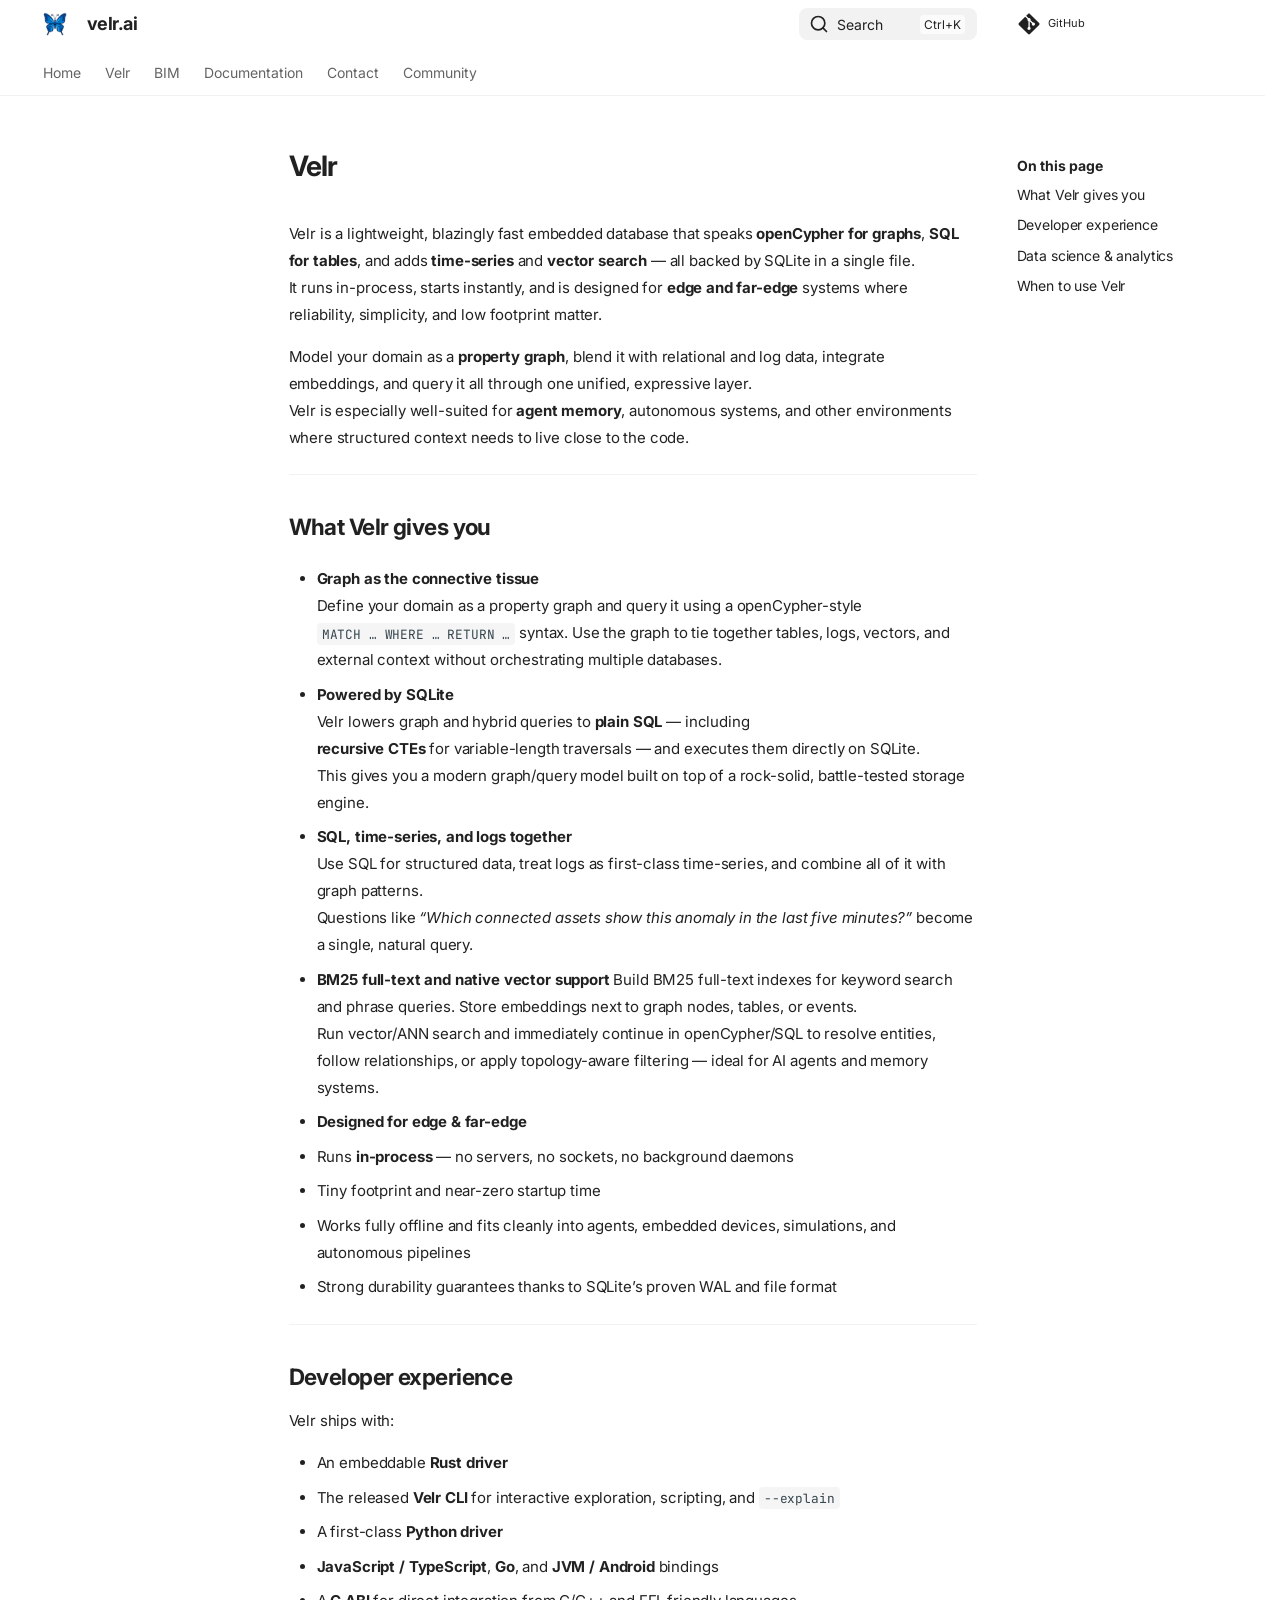
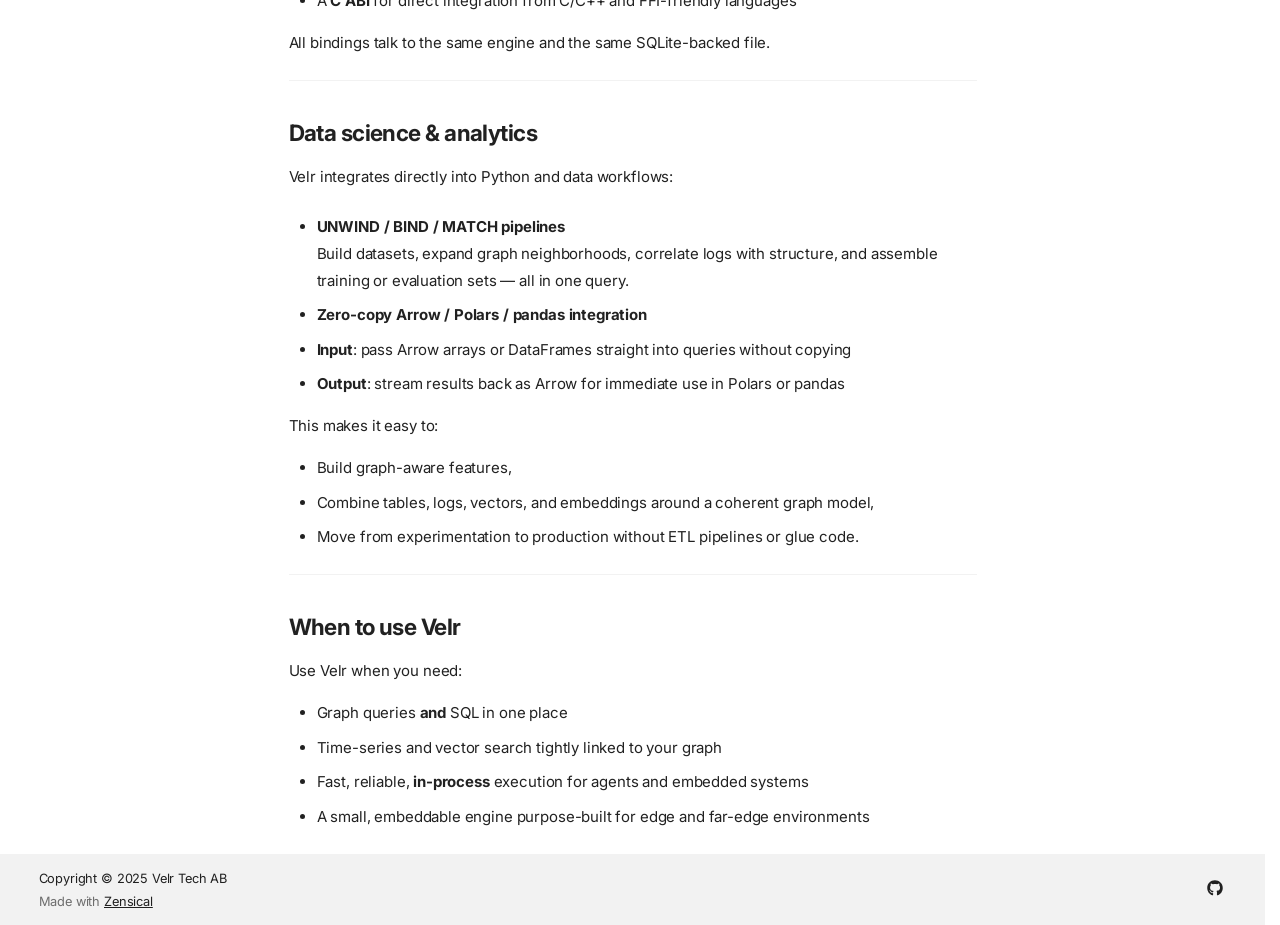
<file: docs/start/index.html>
<!doctype html>
<html lang="en" class="no-js">
  <head>
    
      <meta charset="utf-8">
      <meta name="viewport" content="width=device-width,initial-scale=1">
      
        <meta name="description" content="Velr is a lightweight, blazingly fast Rust database that unifies openCypher graphs, SQL, BM25 full-text search, vectors, and time-series on top of SQLite.">
      
      
        <meta name="author" content="Tomas Karlsson">
      
      
        <link rel="canonical" href="https://velr.ai/docs/start/">
      
      
      
      
        
      
      
      <link rel="icon" href="../../assets/images/favicon.png">
      <meta name="generator" content="zensical-0.0.47">
    
    
      
        <title>Velr - velr.ai</title>
      
    
    
      
        
      
      <link rel="stylesheet" href="../../assets/stylesheets/modern/main.5e19f6ca.min.css">
      
        
          
        
        <link rel="stylesheet" href="../../assets/stylesheets/modern/palette.dfe2e883.min.css">
      
      


    
    
      
    
    
      
        
        
        <link rel="preconnect" href="https://fonts.gstatic.com" crossorigin>
        <link rel="stylesheet" href="https://fonts.googleapis.com/css?family=Inter:300,300i,400,400i,500,500i,700,700i%7CJetBrains+Mono:400,400i,700,700i&amp;display=fallback">
        <style>:root{--md-text-font:"Inter";--md-code-font:"JetBrains Mono"}</style>
      
    
    
      <link rel="stylesheet" href="../../assets/stylesheets/landing.css">
    
    <script>__md_scope=new URL("../..",location),__md_scope.pathname.endsWith("/")||(__md_scope=new URL(__md_scope.pathname+"/",location)),__md_hash=e=>[...e].reduce(((e,t)=>(e<<5)-e+t.charCodeAt(0)),0),__md_get=(e,t=localStorage,_=__md_scope)=>JSON.parse(t.getItem(_.pathname+"."+e)),__md_set=(e,t,_=localStorage,a=__md_scope)=>{try{_.setItem(a.pathname+"."+e,JSON.stringify(t))}catch(e){}},document.documentElement.setAttribute("data-platform",navigator.platform)</script>
    
      

    
    
  </head>
  
  
    
    
      
    
    
    
    
    <body dir="ltr" data-md-color-scheme="default" data-md-color-primary="indigo" data-md-color-accent="indigo">
  
    
    <input class="md-toggle" data-md-toggle="drawer" type="checkbox" id="__drawer" autocomplete="off">
    <input class="md-toggle" data-md-toggle="search" type="checkbox" id="__search" autocomplete="off">
    <label class="md-overlay" for="__drawer" aria-label="Navigation"></label>
    <div data-md-component="skip">
      
        
        <a href="#velr" class="md-skip">
          Skip to content
        </a>
      
    </div>
    <div data-md-component="announce">
      
    </div>
    
    
      

<header class="md-header" data-md-component="header">
  <nav class="md-header__inner md-grid" aria-label="Header">
    <a href="../.." title="velr.ai" class="md-header__button md-logo" aria-label="velr.ai" data-md-component="logo">
      
  <img src="../../assets/logo_bf_small.png" alt="velr.ai">

    </a>
    <label class="md-header__button md-icon" for="__drawer" aria-label="Navigation">
      
      <svg xmlns="http://www.w3.org/2000/svg" fill="none" stroke="currentColor" stroke-linecap="round" stroke-linejoin="round" stroke-width="2" class="lucide lucide-menu" viewBox="0 0 24 24"><path d="M4 5h16M4 12h16M4 19h16"/></svg>
    </label>
    <div class="md-header__title" data-md-component="header-title">
      <div class="md-header__ellipsis">
        <div class="md-header__topic">
          <span class="md-ellipsis">
            velr.ai
          </span>
        </div>
        <div class="md-header__topic" data-md-component="header-topic">
          <span class="md-ellipsis">
            
              Velr
            
          </span>
        </div>
      </div>
    </div>
    
      
        <form class="md-header__option" data-md-component="palette">
  
    
    
    
    <input class="md-option" data-md-color-media="none" data-md-color-scheme="default" data-md-color-primary="indigo" data-md-color-accent="indigo"  aria-hidden="true"  type="radio" name="__palette" id="__palette_0">
    
  
</form>
      
    
    
      <script>var palette=__md_get("__palette");if(palette&&palette.color){if("(prefers-color-scheme)"===palette.color.media){var media=matchMedia("(prefers-color-scheme: light)"),input=document.querySelector(media.matches?"[data-md-color-media='(prefers-color-scheme: light)']":"[data-md-color-media='(prefers-color-scheme: dark)']");palette.color.media=input.getAttribute("data-md-color-media"),palette.color.scheme=input.getAttribute("data-md-color-scheme"),palette.color.primary=input.getAttribute("data-md-color-primary"),palette.color.accent=input.getAttribute("data-md-color-accent")}for(var[key,value]of Object.entries(palette.color))document.body.setAttribute("data-md-color-"+key,value)}</script>
    
    
    
      
      
        <label class="md-header__button md-icon" for="__search" aria-label="Search">
          
          <svg xmlns="http://www.w3.org/2000/svg" fill="none" stroke="currentColor" stroke-linecap="round" stroke-linejoin="round" stroke-width="2" class="lucide lucide-search" viewBox="0 0 24 24"><path d="m21 21-4.34-4.34"/><circle cx="11" cy="11" r="8"/></svg>
        </label>
        <div class="md-search" data-md-component="search" role="dialog" aria-label="Search">
  <button type="button" class="md-search__button">
    Search
  </button>
</div>
      
    
    <div class="md-header__source">
      
        <a href="https://github.com/velr-ai/velr" title="Go to repository" class="md-source" data-md-component="source">
  <div class="md-source__icon md-icon">
    
    <svg xmlns="http://www.w3.org/2000/svg" viewBox="0 0 448 512"><!--! Font Awesome Free 7.2.0 by @fontawesome - https://fontawesome.com License - https://fontawesome.com/license/free (Icons: CC BY 4.0, Fonts: SIL OFL 1.1, Code: MIT License) Copyright 2026 Fonticons, Inc.--><path fill="currentColor" d="M439.6 236.1 244 40.5c-5.4-5.5-12.8-8.5-20.4-8.5s-15 3-20.4 8.4L162.5 81l51.5 51.5c27.1-9.1 52.7 16.8 43.4 43.7l49.7 49.7c34.2-11.8 61.2 31 35.5 56.7-26.5 26.5-70.2-2.9-56-37.3L240.3 199v121.9c25.3 12.5 22.3 41.8 9.1 55-6.4 6.4-15.2 10.1-24.3 10.1s-17.8-3.6-24.3-10.1c-17.6-17.6-11.1-46.9 11.2-56v-123c-20.8-8.5-24.6-30.7-18.6-45L142.6 101 8.5 235.1C3 240.6 0 247.9 0 255.5s3 15 8.5 20.4l195.6 195.7c5.4 5.4 12.7 8.4 20.4 8.4s15-3 20.4-8.4l194.7-194.7c5.4-5.4 8.4-12.8 8.4-20.4s-3-15-8.4-20.4"/></svg>
  </div>
  <div class="md-source__repository">
    GitHub
  </div>
</a>
      
    </div>
  </nav>
  
</header>
    
    <div class="md-container" data-md-component="container">
      
      
        
          
            
<nav class="md-tabs" aria-label="Tabs" data-md-component="tabs">
  <div class="md-grid">
    <ul class="md-tabs__list">
      
        
  
  
  
  
    <li class="md-tabs__item">
      <a href="../.." class="md-tabs__link">
        
  
  Home

      </a>
    </li>
  

      
        
  
  
  
  
    <li class="md-tabs__item">
      <a href="../../velr/" class="md-tabs__link">
        
  
  Velr

      </a>
    </li>
  

      
        
  
  
  
  
    <li class="md-tabs__item">
      <a href="../../velr-ifc/" class="md-tabs__link">
        
  
  BIM

      </a>
    </li>
  

      
        
  
  
  
  
    
      
      
        
      
        
      
        
      
        
      
        
      
        
      
        
      
        
      
    
    
    
    
      <li class="md-tabs__item">
        <a href="../get-started/" class="md-tabs__link">
          
  
  Documentation

        </a>
      </li>
    
  

      
        
  
  
  
  
    <li class="md-tabs__item">
      <a href="../../contact/" class="md-tabs__link">
        
  
  Contact

      </a>
    </li>
  

      
        
  
  
  
  
    
      
      
        
          
        
      
    
    
    
    
      <li class="md-tabs__item">
        <a href="../../community/" class="md-tabs__link">
          
  
  Community

        </a>
      </li>
    
  

      
    </ul>
  </div>
</nav>
          
        
      
      <main class="md-main" data-md-component="main">
        <div class="md-main__inner md-grid">
          
            
              
              <div class="md-sidebar md-sidebar--primary" data-md-component="sidebar" data-md-type="navigation" >
                <div class="md-sidebar__scrollwrap">
                  <div class="md-sidebar__inner">
                    


  


<nav class="md-nav md-nav--primary md-nav--lifted" aria-label="Navigation" data-md-level="0">
  <label class="md-nav__title" for="__drawer">
    <a href="../.." title="velr.ai" class="md-nav__button md-logo" aria-label="velr.ai" data-md-component="logo">
      
  <img src="../../assets/logo_bf_small.png" alt="velr.ai">

    </a>
    velr.ai
  </label>
  
    <div class="md-nav__source">
      <a href="https://github.com/velr-ai/velr" title="Go to repository" class="md-source" data-md-component="source">
  <div class="md-source__icon md-icon">
    
    <svg xmlns="http://www.w3.org/2000/svg" viewBox="0 0 448 512"><!--! Font Awesome Free 7.2.0 by @fontawesome - https://fontawesome.com License - https://fontawesome.com/license/free (Icons: CC BY 4.0, Fonts: SIL OFL 1.1, Code: MIT License) Copyright 2026 Fonticons, Inc.--><path fill="currentColor" d="M439.6 236.1 244 40.5c-5.4-5.5-12.8-8.5-20.4-8.5s-15 3-20.4 8.4L162.5 81l51.5 51.5c27.1-9.1 52.7 16.8 43.4 43.7l49.7 49.7c34.2-11.8 61.2 31 35.5 56.7-26.5 26.5-70.2-2.9-56-37.3L240.3 199v121.9c25.3 12.5 22.3 41.8 9.1 55-6.4 6.4-15.2 10.1-24.3 10.1s-17.8-3.6-24.3-10.1c-17.6-17.6-11.1-46.9 11.2-56v-123c-20.8-8.5-24.6-30.7-18.6-45L142.6 101 8.5 235.1C3 240.6 0 247.9 0 255.5s3 15 8.5 20.4l195.6 195.7c5.4 5.4 12.7 8.4 20.4 8.4s15-3 20.4-8.4l194.7-194.7c5.4-5.4 8.4-12.8 8.4-20.4s-3-15-8.4-20.4"/></svg>
  </div>
  <div class="md-source__repository">
    GitHub
  </div>
</a>
    </div>
  
  <ul class="md-nav__list" data-md-scrollfix>
    
      
      
  
  
  
  
    <li class="md-nav__item">
      <a href="../.." class="md-nav__link">
        
  
  
    <svg xmlns="http://www.w3.org/2000/svg" fill="none" stroke="currentColor" stroke-linecap="round" stroke-linejoin="round" stroke-width="2" class="lucide lucide-rocket" viewBox="0 0 24 24"><path d="M12 15v5s3.03-.55 4-2c1.08-1.62 0-5 0-5M4.5 16.5c-1.5 1.26-2 5-2 5s3.74-.5 5-2c.71-.84.7-2.13-.09-2.91a2.18 2.18 0 0 0-2.91-.09"/><path d="M9 12a22 22 0 0 1 2-3.95A12.88 12.88 0 0 1 22 2c0 2.72-.78 7.5-6 11a22.4 22.4 0 0 1-4 2z"/><path d="M9 12H4s.55-3.03 2-4c1.62-1.08 5 .05 5 .05"/></svg>
  
  <span class="md-ellipsis">
    
  
  Home

    
  </span>
  
  

      </a>
    </li>
  

    
      
      
  
  
  
  
    <li class="md-nav__item">
      <a href="../../velr/" class="md-nav__link">
        
  
  
    <svg xmlns="http://www.w3.org/2000/svg" fill="none" stroke="currentColor" stroke-linecap="round" stroke-linejoin="round" stroke-width="2" class="lucide lucide-database" viewBox="0 0 24 24"><ellipse cx="12" cy="5" rx="9" ry="3"/><path d="M3 5v14a9 3 0 0 0 18 0V5"/><path d="M3 12a9 3 0 0 0 18 0"/></svg>
  
  <span class="md-ellipsis">
    
  
  Velr

    
  </span>
  
  

      </a>
    </li>
  

    
      
      
  
  
  
  
    <li class="md-nav__item">
      <a href="../../velr-ifc/" class="md-nav__link">
        
  
  
    <svg xmlns="http://www.w3.org/2000/svg" fill="none" stroke="currentColor" stroke-linecap="round" stroke-linejoin="round" stroke-width="2" class="lucide lucide-box" viewBox="0 0 24 24"><path d="M21 8a2 2 0 0 0-1-1.73l-7-4a2 2 0 0 0-2 0l-7 4A2 2 0 0 0 3 8v8a2 2 0 0 0 1 1.73l7 4a2 2 0 0 0 2 0l7-4A2 2 0 0 0 21 16Z"/><path d="m3.3 7 8.7 5 8.7-5M12 22V12"/></svg>
  
  <span class="md-ellipsis">
    
  
  BIM

    
  </span>
  
  

      </a>
    </li>
  

    
      
      
  
  
  
  
    
    
      
        
      
        
      
        
      
        
      
        
      
        
      
        
      
        
      
    
    
    
      
      
        
      
    
    
    <li class="md-nav__item md-nav__item--nested">
      
        
        
        <input class="md-nav__toggle md-toggle " type="checkbox" id="__nav_4" >
        
          
          <label class="md-nav__link" for="__nav_4" id="__nav_4_label" tabindex="0">
            
  
  
  <span class="md-ellipsis">
    
  
  Documentation

    
  </span>
  
  

            <span class="md-nav__icon md-icon"></span>
          </label>
        
        <nav class="md-nav" data-md-level="1" aria-labelledby="__nav_4_label" aria-expanded="false">
          <label class="md-nav__title" for="__nav_4">
            <span class="md-nav__icon md-icon"></span>
            
  
  Documentation

          </label>
          <ul class="md-nav__list" data-md-scrollfix>
            
              
                
  
  
  
  
    <li class="md-nav__item">
      <a href="../get-started/" class="md-nav__link">
        
  
  
    <svg xmlns="http://www.w3.org/2000/svg" viewBox="0 0 24 24"><title>Markdown</title><path d="M22.27 19.385H1.73A1.73 1.73 0 0 1 0 17.655V6.345a1.73 1.73 0 0 1 1.73-1.73h20.54A1.73 1.73 0 0 1 24 6.345v11.308a1.73 1.73 0 0 1-1.73 1.731zM5.769 15.923v-4.5l2.308 2.885 2.307-2.885v4.5h2.308V8.078h-2.308l-2.307 2.885-2.308-2.885H3.46v7.847zM21.232 12h-2.309V8.077h-2.307V12h-2.308l3.461 4.039z"/></svg>
  
  <span class="md-ellipsis">
    
  
  Get Started

    
  </span>
  
  

      </a>
    </li>
  

              
            
              
                
  
  
  
  
    <li class="md-nav__item">
      <a href="../shell/" class="md-nav__link">
        
  
  
    <svg xmlns="http://www.w3.org/2000/svg" fill="none" stroke="currentColor" stroke-linecap="round" stroke-linejoin="round" stroke-width="2" class="lucide lucide-terminal" viewBox="0 0 24 24"><path d="M12 19h8M4 17l6-6-6-6"/></svg>
  
  <span class="md-ellipsis">
    
  
  Velr CLI

    
  </span>
  
  

      </a>
    </li>
  

              
            
              
                
  
  
  
  
    <li class="md-nav__item">
      <a href="../python-driver/" class="md-nav__link">
        
  
  
  <span class="md-ellipsis">
    
  
  Python Driver

    
  </span>
  
  

      </a>
    </li>
  

              
            
              
                
  
  
  
  
    <li class="md-nav__item">
      <a href="../rust-driver/" class="md-nav__link">
        
  
  
  <span class="md-ellipsis">
    
  
  Rust Driver

    
  </span>
  
  

      </a>
    </li>
  

              
            
              
                
  
  
  
  
    <li class="md-nav__item">
      <a href="../javascript-driver/" class="md-nav__link">
        
  
  
  <span class="md-ellipsis">
    
  
  JavaScript / TypeScript Driver

    
  </span>
  
  

      </a>
    </li>
  

              
            
              
                
  
  
  
  
    <li class="md-nav__item">
      <a href="../go-driver/" class="md-nav__link">
        
  
  
  <span class="md-ellipsis">
    
  
  Go Driver

    
  </span>
  
  

      </a>
    </li>
  

              
            
              
                
  
  
  
  
    <li class="md-nav__item">
      <a href="../java-driver/" class="md-nav__link">
        
  
  
  <span class="md-ellipsis">
    
  
  Java Driver

    
  </span>
  
  

      </a>
    </li>
  

              
            
              
                
  
  
  
  
    <li class="md-nav__item">
      <a href="../kotlin-driver/" class="md-nav__link">
        
  
  
  <span class="md-ellipsis">
    
  
  Kotlin Driver

    
  </span>
  
  

      </a>
    </li>
  

              
            
          </ul>
        </nav>
      
    </li>
  

    
      
      
  
  
  
  
    <li class="md-nav__item">
      <a href="../../contact/" class="md-nav__link">
        
  
  
    <svg xmlns="http://www.w3.org/2000/svg" fill="none" stroke="currentColor" stroke-linecap="round" stroke-linejoin="round" stroke-width="2" class="lucide lucide-mail" viewBox="0 0 24 24"><path d="m22 7-8.991 5.727a2 2 0 0 1-2.009 0L2 7"/><rect width="20" height="16" x="2" y="4" rx="2"/></svg>
  
  <span class="md-ellipsis">
    
  
  Contact

    
  </span>
  
  

      </a>
    </li>
  

    
      
      
  
  
  
  
    
    
      
        
          
        
      
    
    
    
      
      
        
      
    
    
    <li class="md-nav__item md-nav__item--nested">
      
        
        
        <input class="md-nav__toggle md-toggle " type="checkbox" id="__nav_6" >
        
          
          <div class="md-nav__link md-nav__container">
            <a href="../../community/" class="md-nav__link ">
              
  
  
    <svg xmlns="http://www.w3.org/2000/svg" viewBox="0 0 24 24"><title>GitHub</title><path d="M12 .297c-6.63 0-12 5.373-12 12 0 5.303 3.438 9.8 8.205 11.385.6.113.82-.258.82-.577 0-.285-.01-1.04-.015-2.04-3.338.724-4.042-1.61-4.042-1.61C4.422 18.07 3.633 17.7 3.633 17.7c-1.087-.744.084-.729.084-.729 1.205.084 1.838 1.236 1.838 1.236 1.07 1.835 2.809 1.305 3.495.998.108-.776.417-1.305.76-1.605-2.665-.3-5.466-1.332-5.466-5.93 0-1.31.465-2.38 1.235-3.22-.135-.303-.54-1.523.105-3.176 0 0 1.005-.322 3.3 1.23.96-.267 1.98-.399 3-.405 1.02.006 2.04.138 3 .405 2.28-1.552 3.285-1.23 3.285-1.23.645 1.653.24 2.873.12 3.176.765.84 1.23 1.91 1.23 3.22 0 4.61-2.805 5.625-5.475 5.92.42.36.81 1.096.81 2.22 0 1.606-.015 2.896-.015 3.286 0 .315.21.69.825.57C20.565 22.092 24 17.592 24 12.297c0-6.627-5.373-12-12-12"/></svg>
  
  <span class="md-ellipsis">
    
  
  Community

    
  </span>
  
  

            </a>
            
          </div>
        
        <nav class="md-nav" data-md-level="1" aria-labelledby="__nav_6_label" aria-expanded="false">
          <label class="md-nav__title" for="__nav_6">
            <span class="md-nav__icon md-icon"></span>
            
  
  Community

          </label>
          <ul class="md-nav__list" data-md-scrollfix>
            
              
            
          </ul>
        </nav>
      
    </li>
  

    
  </ul>
</nav>
                  </div>
                </div>
              </div>
            
            
              
              <div class="md-sidebar md-sidebar--secondary" data-md-component="sidebar" data-md-type="toc" >
                <div class="md-sidebar__scrollwrap">
                  
                    
                    
                    
                      
                    
                    
                      <input class="md-nav__toggle md-toggle" type="checkbox" id="__toc">
                      <div class="md-sidebar-button__wrapper">
                        <label class="md-sidebar-button" for="__toc"></label>
                      </div>
                    
                  
                  <div class="md-sidebar__inner">
                    


<nav class="md-nav md-nav--secondary" aria-label="On this page">
  
  
  
    
  
  
    <label class="md-nav__title" for="__toc">
      <span class="md-nav__icon md-icon"></span>
      On this page
    </label>
    <ul class="md-nav__list" data-md-component="toc" data-md-scrollfix>
      
        <li class="md-nav__item">
  <a href="#what-velr-gives-you" class="md-nav__link">
    <span class="md-ellipsis">
      <span class="md-typeset">
        What Velr gives you
      </span>
    </span>
  </a>
  
</li>
      
        <li class="md-nav__item">
  <a href="#developer-experience" class="md-nav__link">
    <span class="md-ellipsis">
      <span class="md-typeset">
        Developer experience
      </span>
    </span>
  </a>
  
</li>
      
        <li class="md-nav__item">
  <a href="#data-science-analytics" class="md-nav__link">
    <span class="md-ellipsis">
      <span class="md-typeset">
        Data science &amp; analytics
      </span>
    </span>
  </a>
  
</li>
      
        <li class="md-nav__item">
  <a href="#when-to-use-velr" class="md-nav__link">
    <span class="md-ellipsis">
      <span class="md-typeset">
        When to use Velr
      </span>
    </span>
  </a>
  
</li>
      
    </ul>
  
</nav>
                  </div>
                </div>
              </div>
            
          
          
            <div class="md-content" data-md-component="content">
              
                



  


              
              <article class="md-content__inner md-typeset">
                
                  
  
  


<h1 id="velr">Velr<a class="headerlink" href="#velr" title="Permanent link">&para;</a></h1>
<p>Velr is a lightweight, blazingly fast embedded database that speaks <strong>openCypher for graphs</strong>, <strong>SQL for tables</strong>, and adds <strong>time-series</strong> and <strong>vector search</strong> — all backed by SQLite in a single file.<br />
It runs in-process, starts instantly, and is designed for <strong>edge and far-edge</strong> systems where reliability, simplicity, and low footprint matter.</p>
<p>Model your domain as a <strong>property graph</strong>, blend it with relational and log data, integrate embeddings, and query it all through one unified, expressive layer.<br />
Velr is especially well-suited for <strong>agent memory</strong>, autonomous systems, and other environments where structured context needs to live close to the code.</p>
<hr />
<h2 id="what-velr-gives-you">What Velr gives you<a class="headerlink" href="#what-velr-gives-you" title="Permanent link">&para;</a></h2>
<ul>
<li>
<p><strong>Graph as the connective tissue</strong><br />
  Define your domain as a property graph and query it using a openCypher-style<br />
<code>MATCH … WHERE … RETURN …</code> syntax. Use the graph to tie together tables, logs, vectors, and external context without orchestrating multiple databases.</p>
</li>
<li>
<p><strong>Powered by SQLite</strong><br />
  Velr lowers graph and hybrid queries to <strong>plain SQL</strong> — including<br />
<strong>recursive CTEs</strong> for variable-length traversals — and executes them directly on SQLite.<br />
  This gives you a modern graph/query model built on top of a rock-solid, battle-tested storage engine.</p>
</li>
<li>
<p><strong>SQL, time-series, and logs together</strong><br />
  Use SQL for structured data, treat logs as first-class time-series, and combine all of it with graph patterns.<br />
  Questions like <em>“Which connected assets show this anomaly in the last five minutes?”</em> become a single, natural query.</p>
</li>
<li>
<p><strong>BM25 full-text and native vector support</strong>
  Build BM25 full-text indexes for keyword search and phrase queries.
  Store embeddings next to graph nodes, tables, or events.<br />
  Run vector/ANN search and immediately continue in openCypher/SQL to resolve entities, follow relationships, or apply topology-aware filtering — ideal for AI agents and memory systems.</p>
</li>
<li>
<p><strong>Designed for edge &amp; far-edge</strong>  </p>
</li>
<li>Runs <strong>in-process</strong> — no servers, no sockets, no background daemons  </li>
<li>Tiny footprint and near-zero startup time  </li>
<li>Works fully offline and fits cleanly into agents, embedded devices, simulations, and autonomous pipelines  </li>
<li>Strong durability guarantees thanks to SQLite’s proven WAL and file format</li>
</ul>
<hr />
<h2 id="developer-experience">Developer experience<a class="headerlink" href="#developer-experience" title="Permanent link">&para;</a></h2>
<p>Velr ships with:</p>
<ul>
<li>An embeddable <strong>Rust driver</strong></li>
<li>The released <strong>Velr CLI</strong> for interactive exploration, scripting, and <code>--explain</code></li>
<li>A first-class <strong>Python driver</strong></li>
<li><strong>JavaScript / TypeScript</strong>, <strong>Go</strong>, and <strong>JVM / Android</strong> bindings</li>
<li>A <strong>C ABI</strong> for direct integration from C/C++ and FFI-friendly languages</li>
</ul>
<p>All bindings talk to the same engine and the same SQLite-backed file.</p>
<hr />
<h2 id="data-science-analytics">Data science &amp; analytics<a class="headerlink" href="#data-science-analytics" title="Permanent link">&para;</a></h2>
<p>Velr integrates directly into Python and data workflows:</p>
<ul>
<li>
<p><strong>UNWIND / BIND / MATCH pipelines</strong><br />
  Build datasets, expand graph neighborhoods, correlate logs with structure, and assemble training or evaluation sets — all in one query.</p>
</li>
<li>
<p><strong>Zero-copy Arrow / Polars / pandas integration</strong>  </p>
</li>
<li><strong>Input</strong>: pass Arrow arrays or DataFrames straight into queries without copying  </li>
<li><strong>Output</strong>: stream results back as Arrow for immediate use in Polars or pandas</li>
</ul>
<p>This makes it easy to:</p>
<ul>
<li>Build graph-aware features,</li>
<li>Combine tables, logs, vectors, and embeddings around a coherent graph model,</li>
<li>Move from experimentation to production without ETL pipelines or glue code.</li>
</ul>
<hr />
<h2 id="when-to-use-velr">When to use Velr<a class="headerlink" href="#when-to-use-velr" title="Permanent link">&para;</a></h2>
<p>Use Velr when you need:</p>
<ul>
<li>Graph queries <strong>and</strong> SQL in one place  </li>
<li>Time-series and vector search tightly linked to your graph  </li>
<li>Fast, reliable, <strong>in-process</strong> execution for agents and embedded systems  </li>
<li>A small, embeddable engine purpose-built for edge and far-edge environments</li>
</ul>









  
  






                
              </article>
            </div>
          
          
  <script>var tabs=__md_get("__tabs");if(Array.isArray(tabs))e:for(var set of document.querySelectorAll(".tabbed-set")){var labels=set.querySelector(".tabbed-labels");for(var tab of tabs)for(var label of labels.getElementsByTagName("label"))if(label.innerText.trim()===tab){var input=document.getElementById(label.htmlFor);input.checked=!0;continue e}}</script>

<script>var target=document.getElementById(location.hash.slice(1));target&&target.name&&(target.checked=target.name.startsWith("__tabbed_"))</script>
        </div>
        
          <button type="button" class="md-top md-icon" data-md-component="top" hidden>
  
  <svg xmlns="http://www.w3.org/2000/svg" fill="none" stroke="currentColor" stroke-linecap="round" stroke-linejoin="round" stroke-width="2" class="lucide lucide-circle-arrow-up" viewBox="0 0 24 24"><circle cx="12" cy="12" r="10"/><path d="m16 12-4-4-4 4M12 16V8"/></svg>
  Back to top
</button>
        
      </main>
      
        <footer class="md-footer">
  
    
  
  <div class="md-footer-meta md-typeset">
    <div class="md-footer-meta__inner md-grid">
      <div class="md-copyright">
  
    <div class="md-copyright__highlight">
      Copyright &copy; 2025 Velr Tech AB

    </div>
  
  
    Made with
    <a href="https://zensical.org/" target="_blank" rel="noopener">
      Zensical
    </a>
  
</div>
      
        
<div class="md-social">
  
    
    
    
    
      
      
    
    <a href="https://github.com/velr-ai/velr" target="_blank" rel="noopener" title="github.com" class="md-social__link">
      <svg xmlns="http://www.w3.org/2000/svg" viewBox="0 0 512 512"><!--! Font Awesome Free 7.2.0 by @fontawesome - https://fontawesome.com License - https://fontawesome.com/license/free (Icons: CC BY 4.0, Fonts: SIL OFL 1.1, Code: MIT License) Copyright 2026 Fonticons, Inc.--><path fill="currentColor" d="M173.9 397.4c0 2-2.3 3.6-5.2 3.6-3.3.3-5.6-1.3-5.6-3.6 0-2 2.3-3.6 5.2-3.6 3-.3 5.6 1.3 5.6 3.6m-31.1-4.5c-.7 2 1.3 4.3 4.3 4.9 2.6 1 5.6 0 6.2-2s-1.3-4.3-4.3-5.2c-2.6-.7-5.5.3-6.2 2.3m44.2-1.7c-2.9.7-4.9 2.6-4.6 4.9.3 2 2.9 3.3 5.9 2.6 2.9-.7 4.9-2.6 4.6-4.6-.3-1.9-3-3.2-5.9-2.9M252.8 8C114.1 8 8 113.3 8 252c0 110.9 69.8 205.8 169.5 239.2 12.8 2.3 17.3-5.6 17.3-12.1 0-6.2-.3-40.4-.3-61.4 0 0-70 15-84.7-29.8 0 0-11.4-29.1-27.8-36.6 0 0-22.9-15.7 1.6-15.4 0 0 24.9 2 38.6 25.8 21.9 38.6 58.6 27.5 72.9 20.9 2.3-16 8.8-27.1 16-33.7-55.9-6.2-112.3-14.3-112.3-110.5 0-27.5 7.6-41.3 23.6-58.9-2.6-6.5-11.1-33.3 2.6-67.9 20.9-6.5 69 27 69 27 20-5.6 41.5-8.5 62.8-8.5s42.8 2.9 62.8 8.5c0 0 48.1-33.6 69-27 13.7 34.7 5.2 61.4 2.6 67.9 16 17.7 25.8 31.5 25.8 58.9 0 96.5-58.9 104.2-114.8 110.5 9.2 7.9 17 22.9 17 46.4 0 33.7-.3 75.4-.3 83.6 0 6.5 4.6 14.4 17.3 12.1C436.2 457.8 504 362.9 504 252 504 113.3 391.5 8 252.8 8M105.2 352.9c-1.3 1-1 3.3.7 5.2 1.6 1.6 3.9 2.3 5.2 1 1.3-1 1-3.3-.7-5.2-1.6-1.6-3.9-2.3-5.2-1m-10.8-8.1c-.7 1.3.3 2.9 2.3 3.9 1.6 1 3.6.7 4.3-.7.7-1.3-.3-2.9-2.3-3.9-2-.6-3.6-.3-4.3.7m32.4 35.6c-1.6 1.3-1 4.3 1.3 6.2 2.3 2.3 5.2 2.6 6.5 1 1.3-1.3.7-4.3-1.3-6.2-2.2-2.3-5.2-2.6-6.5-1m-11.4-14.7c-1.6 1-1.6 3.6 0 5.9s4.3 3.3 5.6 2.3c1.6-1.3 1.6-3.9 0-6.2-1.4-2.3-4-3.3-5.6-2"/></svg>
    </a>
  
</div>
      
    </div>
  </div>
</footer>
      
    </div>
    <div class="md-dialog" data-md-component="dialog">
      <div class="md-dialog__inner md-typeset"></div>
    </div>
    
    
    
      
      
      <script id="__config" type="application/json">{"annotate":null,"base":"../..","features":["announce.dismiss","content.code.annotate","content.code.copy","content.code.select","content.footnote.tooltips","content.tabs.link","content.tooltips","navigation.footer","navigation.indexes","navigation.instant","navigation.instant.prefetch","navigation.path","navigation.sections","navigation.tabs","navigation.top","navigation.tracking","search.highlight"],"search":"../../assets/javascripts/workers/search.b6b7e04f.min.js","tags":null,"translations":{"clipboard.copied":"Copied to clipboard","clipboard.copy":"Copy to clipboard","search.result.more.one":"1 more on this page","search.result.more.other":"# more on this page","search.result.none":"No matching documents","search.result.one":"1 matching document","search.result.other":"# matching documents","search.result.placeholder":"Type to start searching","search.result.term.missing":"Missing","select.version":"Select version"},"version":null}</script>
    
    
      <script src="../../assets/javascripts/bundle.0df4f2d0.min.js"></script>
      
        <script src="../../js/landing.js"></script>
      
    
  </body>
</html>
</file>
<file: assets/stylesheets/landing.css>
/* Velr marketing pages
   Pages opt in with a marker element carrying data-velr-dark-page. */

html:has([data-velr-dark-page]) {
  --velr-header-stack: 4.8rem;
  --velr-bg: #06070a;
  --velr-page-background:
    radial-gradient(circle at top left, rgba(76, 94, 136, 0.28), transparent 28rem),
    radial-gradient(circle at bottom right, rgba(20, 120, 92, 0.18), transparent 30rem),
    linear-gradient(135deg, #111114 0%, #181a1f 48%, var(--velr-bg) 100%);
  --velr-panel: rgba(8, 12, 18, 0.68);
  --velr-panel-strong: rgba(5, 7, 10, 0.84);
  --velr-border: rgba(148, 163, 184, 0.26);
  --velr-border-soft: rgba(148, 163, 184, 0.16);
  --velr-text: #e9eef6;
  --velr-text-muted: #cbd5e1;
  --velr-text-soft: #94a3b8;
  --velr-accent: #7dd3fc;
  --velr-link: #93c5fd;
  --velr-radius: 0.5rem;
  color-scheme: dark;
}

html:has([data-velr-dark-page]),
html:has([data-velr-dark-page]) body {
  background: var(--velr-page-background);
  background-attachment: fixed;
}

html:has([data-velr-dark-page]) body::before {
  display: none;
}

html:has([data-velr-dark-page]) .md-main,
html:has([data-velr-dark-page]) .md-main__inner,
html:has([data-velr-dark-page]) [data-md-component="container"],
html:has([data-velr-dark-page]) [data-md-component="content"] {
  background: transparent !important;
  box-shadow: none;
}

html:has([data-velr-dark-page]) .md-header,
html:has([data-velr-dark-page]) .md-header__inner,
html:has([data-velr-dark-page]) .md-tabs,
html:has([data-velr-dark-page]) .md-tabs--primary {
  background-image: none !important;
  box-shadow: none;
}

html:has([data-velr-dark-page]) .md-header {
  position: sticky;
  top: 0;
  z-index: 5;
  background: var(--velr-page-background) !important;
  background-attachment: fixed !important;
  border-bottom: 0;
  backdrop-filter: none;
}

html:has([data-velr-dark-page]) .md-tabs {
  position: relative;
  z-index: 3;
  background: var(--velr-page-background) !important;
  background-attachment: fixed !important;
  border-bottom: 0;
  backdrop-filter: none;
}

html:has([data-velr-dark-page]) .md-header__inner,
html:has([data-velr-dark-page]) .md-tabs--primary {
  background: transparent !important;
  backdrop-filter: none;
}

html:has([data-velr-dark-page]) .md-header,
html:has([data-velr-dark-page]) .md-header a,
html:has([data-velr-dark-page]) .md-header .md-icon,
html:has([data-velr-dark-page]) .md-tabs__link {
  color: var(--velr-text);
}

html:has([data-velr-dark-page]) .md-header__topic:first-child {
  opacity: 1 !important;
  transform: none !important;
}

html:has([data-velr-dark-page]) .md-header__topic + .md-header__topic {
  display: none !important;
}

html:has([data-velr-dark-page]) .md-tabs__item--active > .md-tabs__link {
  color: #ffffff;
  box-shadow: 0 2px 0 rgba(255, 255, 255, 0.72) !important;
}

html:has([data-velr-dark-page]) [data-md-component="palette"],
html:has([data-velr-dark-page]) .md-footer {
  display: none !important;
}

@media (min-width: 76.25em) {
  html:has([data-velr-dark-page]) .md-sidebar {
    display: none !important;
  }
}

@media (max-width: 76.234375em) {
  html:has([data-velr-dark-page]) .md-sidebar--primary {
    display: block !important;
  }

  html:has([data-velr-dark-page]) .md-sidebar--primary,
  html:has([data-velr-dark-page]) .md-sidebar--primary .md-sidebar__scrollwrap,
  html:has([data-velr-dark-page]) .md-sidebar--primary .md-sidebar__inner,
  html:has([data-velr-dark-page]) .md-sidebar--primary .md-nav {
    background: #10131a;
  }

  html:has([data-velr-dark-page]) .md-sidebar--primary .md-nav__title {
    background: #10131a;
    box-shadow: none;
    color: #ffffff;
  }

  html:has([data-velr-dark-page]) .md-sidebar--primary .md-nav__link {
    color: var(--velr-text-muted);
  }

  html:has([data-velr-dark-page]) .md-sidebar--primary .md-nav__link--active,
  html:has([data-velr-dark-page]) .md-sidebar--primary .md-nav__link:is(:focus, :hover) {
    color: #ffffff;
  }
}

html:has([data-velr-dark-page]) .md-content {
  display: block;
}

html:has([data-velr-dark-page]) .md-content__inner {
  max-width: 74rem;
  margin: 0 auto;
  padding: 2.25rem 1.2rem 4rem;
  background: transparent;
  box-shadow: none;
}

html:has([data-velr-dark-page]) .md-typeset,
html:has([data-velr-dark-page]) .md-typeset h1,
html:has([data-velr-dark-page]) .md-typeset h2,
html:has([data-velr-dark-page]) .md-typeset h3,
html:has([data-velr-dark-page]) .md-typeset p,
html:has([data-velr-dark-page]) .md-typeset li {
  color: var(--velr-text);
}

html:has([data-velr-dark-page]) .md-typeset p:has(.md-button) {
  display: flex;
  flex-wrap: wrap;
  gap: 0.6rem;
  align-items: center;
}

html:has([data-velr-dark-page]) .md-typeset .md-button {
  margin: 0;
  border-radius: 999px;
  font-size: 0.78rem;
  white-space: nowrap;
}

html:has([data-velr-dark-page]) .md-typeset .md-button:not(.md-button--primary) {
  background-color: rgba(15, 23, 42, 0.72);
  color: #e2e8f0;
  border-color: var(--velr-border-soft);
}

html:has([data-velr-dark-page]) .md-typeset .md-button:not(.md-button--primary):hover {
  background-color: rgba(30, 41, 59, 0.92);
  color: #ffffff;
}

.velr-eyebrow {
  margin: 0 0 0.8rem;
  color: var(--velr-accent) !important;
  font-size: 0.72rem;
  font-weight: 700;
  letter-spacing: 0.12em;
  text-transform: uppercase;
}

.velr-lede {
  max-width: 48rem;
  color: var(--velr-text-muted) !important;
  font-size: 1.02rem;
  line-height: 1.58;
}

.velr-gateway h1,
.velr-product-hero h1,
.velr-ifc-hero h1 {
  max-width: 54rem;
  margin: 0 0 1rem;
  color: #ffffff !important;
  font-weight: 760;
  line-height: 1.02;
}

.velr-gateway h1 {
  font-size: 3.35rem;
}

.velr-product-hero h1,
.velr-ifc-hero h1 {
  font-size: 3.2rem;
}

.velr-gateway {
  min-height: calc(100vh - 11rem);
  display: grid;
  grid-template-columns: minmax(0, 0.92fr) minmax(22rem, 1.08fr);
  grid-template-areas:
    "eyebrow cards"
    "title cards"
    "lede cards";
  gap: 1.5rem 2rem;
  align-items: center;
}

.velr-gateway > .velr-eyebrow {
  grid-area: eyebrow;
  align-self: end;
}

.velr-gateway > h1 {
  grid-area: title;
}

.velr-gateway > .velr-lede {
  grid-area: lede;
  align-self: start;
}

.velr-gateway > .velr-product-grid {
  grid-area: cards;
  align-self: center;
}

.velr-gateway > *,
.velr-product-hero > *,
.velr-ifc-hero > *,
.velr-feature-grid > *,
.velr-proof-grid > * {
  min-width: 0;
}

.velr-product-grid {
  display: grid;
  grid-template-columns: 1fr;
  gap: 0.8rem;
}

.velr-product-card {
  min-height: 11.2rem;
  display: flex;
  flex-direction: column;
  justify-content: flex-end;
  box-sizing: border-box;
  padding: 1rem;
  border: 1px solid var(--velr-border);
  border-radius: var(--velr-radius);
  background:
    linear-gradient(180deg, rgba(255, 255, 255, 0.08), rgba(255, 255, 255, 0.02)),
    var(--velr-panel);
  color: var(--velr-text) !important;
  overflow: hidden;
  position: relative;
  text-decoration: none;
}

.velr-product-card,
.velr-product-card * {
  text-decoration: none !important;
}

.velr-product-card::before,
.velr-product-card::after {
  content: "";
  position: absolute;
  inset: 0;
  pointer-events: none;
}

.velr-product-card::before {
  opacity: 0.38;
}

.velr-card-core::before {
  background:
    linear-gradient(135deg, transparent 0 48%, rgba(125, 211, 252, 0.18) 49% 51%, transparent 52%),
    repeating-linear-gradient(90deg, rgba(125, 211, 252, 0.16) 0 1px, transparent 1px 4.2rem);
}

.velr-card-ifc::before {
  background:
    linear-gradient(140deg, rgba(34, 197, 94, 0.2), transparent 45%),
    url("../images/ifc/bridge-overview.png") center / cover;
}

.velr-product-card::after {
  background: linear-gradient(180deg, transparent 5%, rgba(5, 6, 8, 0.84) 62%);
}

.velr-product-card > * {
  position: relative;
  z-index: 1;
}

.velr-card-kicker {
  width: max-content;
  margin-bottom: 0.7rem;
  padding: 0.24rem 0.5rem;
  border: 1px solid rgba(226, 232, 240, 0.2);
  border-radius: 999px;
  color: #dbeafe;
  font-size: 0.68rem;
  font-weight: 700;
  letter-spacing: 0.08em;
  text-transform: uppercase;
}

.velr-product-card strong {
  margin-bottom: 0.55rem;
  color: #ffffff;
  font-size: 2.35rem;
  line-height: 1;
}

.velr-product-card span:not(.velr-card-kicker) {
  max-width: 29rem;
  color: var(--velr-text-muted);
  font-size: 0.92rem;
  line-height: 1.55;
}

.velr-product-card em {
  margin-top: 1.15rem;
  color: var(--velr-link);
  font-style: normal;
  font-weight: 700;
}

.velr-product-hero,
.velr-ifc-hero {
  display: grid;
  grid-template-columns: minmax(0, 1fr) minmax(0, 1fr);
  gap: 1.5rem;
  align-items: center;
}

.velr-ifc-copy p:not(.velr-eyebrow),
.velr-product-hero p:not(.velr-eyebrow) {
  max-width: 43rem;
}

.velr-terminal-card,
.velr-visual-frame,
.velr-feature-grid > div,
.velr-choice-band,
.velr-proof-grid article {
  border: 1px solid var(--velr-border);
  border-radius: var(--velr-radius);
  background: var(--velr-panel);
}

.velr-terminal-card {
  max-width: 100%;
  overflow: hidden;
  padding: 1rem;
}

.velr-terminal-card .md-code__nav {
  display: none !important;
}

.velr-terminal-card .highlight,
.velr-terminal-card pre,
.velr-terminal-card pre > code {
  background: #1f1f1f !important;
  color: #f8f8f2 !important;
  box-shadow: none !important;
}

.velr-terminal-card pre {
  margin: 0;
  padding: 1rem !important;
  border: 1px solid rgba(255, 255, 255, 0.08);
  border-radius: 0.35rem;
  overflow-x: auto;
  font-size: 0.82rem;
  line-height: 1.5;
}

.velr-terminal-card pre > code {
  white-space: pre;
}

.velr-terminal-card pre code .c,
.velr-terminal-card pre code .c1,
.velr-terminal-card pre code .cm {
  color: #a6e22e;
}

.velr-terminal-card pre code .k,
.velr-terminal-card pre code .kd,
.velr-terminal-card pre code .kn,
.velr-terminal-card pre code .kr,
.velr-terminal-card pre code .kc {
  color: #60a5fa;
}

.velr-terminal-card pre code .s,
.velr-terminal-card pre code .s1,
.velr-terminal-card pre code .s2,
.velr-terminal-card pre code .sd {
  color: #ce9178;
}

.velr-terminal-card pre code .m,
.velr-terminal-card pre code .mi,
.velr-terminal-card pre code .mf {
  color: #ae81ff;
}

.velr-terminal-card pre code .p {
  color: #fbbf24;
}

.velr-terminal-card pre code .n,
.velr-terminal-card pre code .o {
  color: #f8f8f2;
}

.velr-visual-frame {
  margin: 0;
  overflow: hidden;
}

.velr-visual-frame img,
.velr-proof-grid img {
  display: block;
  width: 100%;
  height: 100%;
  object-fit: cover;
}

.velr-hero-shot {
  aspect-ratio: 16 / 10;
}

.velr-feature-grid,
.velr-proof-grid {
  display: grid;
  grid-template-columns: repeat(3, minmax(0, 1fr));
  gap: 0.9rem;
  margin-top: 2rem;
}

.velr-feature-grid > div,
.velr-proof-grid article > div,
.velr-choice-band {
  padding: 1rem;
}

.velr-proof-grid article {
  overflow: hidden;
}

.velr-proof-grid img {
  aspect-ratio: 16 / 10;
}

.velr-feature-grid h2,
.velr-choice-band h2,
.velr-proof-grid h2 {
  margin: 0 0 0.5rem;
  color: #ffffff !important;
  font-size: 1.05rem;
  line-height: 1.25;
}

.velr-feature-grid p,
.velr-choice-band p,
.velr-proof-grid p {
  margin: 0;
  color: var(--velr-text-muted) !important;
  font-size: 0.86rem;
  line-height: 1.6;
}

.velr-choice-band {
  margin-top: 2rem;
}

@media (max-width: 1120px) {
  .velr-gateway h1 {
    font-size: 3rem;
  }

  .velr-product-hero h1,
  .velr-ifc-hero h1 {
    font-size: 2.75rem;
  }
}

@media (max-width: 960px) {
  html:has([data-velr-dark-page]) .md-content__inner {
    padding-top: 2.25rem;
  }

  .velr-gateway,
  .velr-product-hero,
  .velr-ifc-hero,
  .velr-feature-grid,
  .velr-proof-grid {
    grid-template-columns: 1fr;
  }

  .velr-gateway {
    min-height: auto;
    grid-template-areas:
      "eyebrow"
      "title"
      "lede"
      "cards";
  }

  .velr-product-card {
    min-height: 15rem;
  }
}

@media (max-width: 560px) {
  html:has([data-velr-dark-page]),
  html:has([data-velr-dark-page]) body {
    background-attachment: scroll;
  }

  html:has([data-velr-dark-page]) body::before {
    height: 3rem;
  }

  html:has([data-velr-dark-page]) .md-content__inner {
    padding: 2rem 0.85rem 3rem;
  }

  .velr-gateway h1,
  .velr-product-hero h1,
  .velr-ifc-hero h1 {
    font-size: 2.05rem;
    line-height: 1.12;
  }

  .velr-lede {
    font-size: 0.92rem;
    line-height: 1.62;
  }

  .velr-product-card {
    min-height: 15rem;
    padding: 1rem;
  }

  .velr-product-card strong {
    font-size: 2rem;
  }

  html:has([data-velr-dark-page]) .md-typeset .md-button {
    font-size: 0.74rem;
    padding: 0.42rem 0.72rem;
  }
}
</file>
<file: assets/stylesheets/modern/main.5e19f6ca.min.css>
@charset "UTF-8";html{-webkit-text-size-adjust:none;-moz-text-size-adjust:none;text-size-adjust:none;box-sizing:border-box}*,:after,:before{box-sizing:inherit}@media (prefers-reduced-motion){*,:after,:before{transition:none!important}}body{margin:0}a,button,input,label{-webkit-tap-highlight-color:transparent}a{color:inherit;text-decoration:none}hr{border:0;box-sizing:initial;display:block;height:.05rem;overflow:visible;padding:0}small{font-size:80%}sub,sup{line-height:1em}img{border-style:none}table{border-collapse:initial;border-spacing:0}td,th{font-weight:400;vertical-align:top}button{background:#0000;border:0;font-family:inherit;font-size:inherit;margin:0;padding:0}input{border:0;outline:none}:root{--md-primary-fg-color:#4051b5;--md-primary-fg-color--light:#5d6cc0;--md-primary-fg-color--dark:#303fa1;--md-primary-bg-color:#fff;--md-primary-bg-color--light:#ffffffb3;--md-accent-fg-color:#526cfe;--md-accent-fg-color--transparent:#526cfe1a;--md-accent-bg-color:#fff;--md-accent-bg-color--light:#ffffffb3}[data-md-color-scheme=default]{color-scheme:light}[data-md-color-scheme=default] img[src$="#gh-dark-mode-only"],[data-md-color-scheme=default] img[src$="#only-dark"]{display:none}:root,[data-md-color-scheme=default]{--md-hue:225deg;--md-default-fg-color:#000000de;--md-default-fg-color--light:#0000008c;--md-default-fg-color--lighter:#00000052;--md-default-fg-color--lightest:#0000000d;--md-default-bg-color:#fff;--md-default-bg-color--light:#ffffffb3;--md-default-bg-color--lighter:#ffffff4d;--md-default-bg-color--lightest:#ffffff1f;--md-code-fg-color:#36464e;--md-code-bg-color:#f5f5f5;--md-code-bg-color--light:#f5f5f5b3;--md-code-bg-color--lighter:#f5f5f54d;--md-code-hl-color:#4287ff;--md-code-hl-color--light:#4287ff1a;--md-code-hl-number-color:#d52a2a;--md-code-hl-special-color:#db1457;--md-code-hl-function-color:#a846b9;--md-code-hl-constant-color:#6e59d9;--md-code-hl-keyword-color:#3f6ec6;--md-code-hl-string-color:#1c7d4d;--md-code-hl-name-color:var(--md-code-fg-color);--md-code-hl-operator-color:var(--md-default-fg-color--light);--md-code-hl-punctuation-color:var(--md-default-fg-color--light);--md-code-hl-comment-color:var(--md-default-fg-color--light);--md-code-hl-generic-color:var(--md-default-fg-color--light);--md-code-hl-variable-color:var(--md-default-fg-color--light);--md-typeset-color:var(--md-default-fg-color);--md-typeset-a-color:var(--md-primary-fg-color);--md-typeset-del-color:#f5503d26;--md-typeset-ins-color:#0bd57026;--md-typeset-kbd-color:#fafafa;--md-typeset-kbd-accent-color:#fff;--md-typeset-kbd-border-color:#b8b8b8;--md-typeset-mark-color:#ffff0080;--md-typeset-table-color:#0000001f;--md-typeset-table-color--light:rgba(0,0,0,.035);--md-admonition-fg-color:var(--md-default-fg-color);--md-admonition-bg-color:var(--md-default-bg-color);--md-warning-fg-color:#000000de;--md-warning-bg-color:#ff9;--md-shadow-z1:0 0.2rem 0.5rem #0000000d,0 0 0.05rem #0000001a;--md-shadow-z2:0 0.2rem 0.5rem #0000001a,0 0 0.05rem #00000040;--md-shadow-z3:0 0.2rem 0.5rem #0003,0 0 0.05rem #00000059;--color-foreground:0 0 0;--color-background:255 255 255;--color-background-subtle:240 240 240;--color-backdrop:255 255 255}.md-icon svg{fill:currentcolor;display:block;height:1.2rem;width:1.2rem}.md-icon svg.lucide{fill:#0000;stroke:currentcolor}body{-webkit-font-smoothing:antialiased;-moz-osx-font-smoothing:grayscale;--md-text-font-family:var(--md-text-font,_),-apple-system,BlinkMacSystemFont,Helvetica,Arial,sans-serif;--md-code-font-family:var(--md-code-font,_),SFMono-Regular,Consolas,Menlo,monospace}aside,body,input{font-feature-settings:"kern","liga";color:var(--md-typeset-color);font-family:var(--md-text-font-family)}code,kbd,pre{font-feature-settings:"kern";font-family:var(--md-code-font-family)}:root{--md-typeset-table-sort-icon:url('data:image/svg+xml;charset=utf-8,<svg xmlns="http://www.w3.org/2000/svg" fill="none" stroke="currentColor" stroke-linecap="round" stroke-linejoin="round" stroke-width="2" class="lucide lucide-arrow-down-up" viewBox="0 0 24 24"><path d="m3 16 4 4 4-4m-4 4V4m14 4-4-4-4 4m4-4v16"/></svg>');--md-typeset-table-sort-icon--asc:url('data:image/svg+xml;charset=utf-8,<svg xmlns="http://www.w3.org/2000/svg" fill="none" stroke="currentColor" stroke-linecap="round" stroke-linejoin="round" stroke-width="2" class="lucide lucide-arrow-down-narrow-wide" viewBox="0 0 24 24"><path d="m3 16 4 4 4-4m-4 4V4m4 0h4m-4 4h7m-7 4h10"/></svg>');--md-typeset-table-sort-icon--desc:url('data:image/svg+xml;charset=utf-8,<svg xmlns="http://www.w3.org/2000/svg" fill="none" stroke="currentColor" stroke-linecap="round" stroke-linejoin="round" stroke-width="2" class="lucide lucide-arrow-up-narrow-wide" viewBox="0 0 24 24"><path d="m3 8 4-4 4 4M7 4v16m4-8h4m-4 4h7m-7 4h10"/></svg>');--md-typeset-preview-icon:url('data:image/svg+xml;charset=utf-8,<svg xmlns="http://www.w3.org/2000/svg" fill="none" stroke="currentColor" stroke-linecap="round" stroke-linejoin="round" stroke-width="2" class="lucide lucide-mouse-pointer-2" viewBox="0 0 24 24"><path d="M4.037 4.688a.495.495 0 0 1 .651-.651l16 6.5a.5.5 0 0 1-.063.947l-6.124 1.58a2 2 0 0 0-1.438 1.435l-1.579 6.126a.5.5 0 0 1-.947.063z"/></svg>')}.md-typeset{-webkit-print-color-adjust:exact;color-adjust:exact;font-size:.75rem;letter-spacing:-.01em;line-height:1.8;overflow-wrap:break-word}@media print{.md-typeset{font-size:.68rem}}.md-typeset blockquote,.md-typeset dl,.md-typeset figure,.md-typeset ol,.md-typeset pre,.md-typeset ul{margin-bottom:1em;margin-top:1em}.md-typeset h1{color:var(--md-default-fg-color);font-size:1.875em;line-height:1.3;margin:0 0 1.25em}.md-typeset h1,.md-typeset h2{font-weight:700;letter-spacing:-.025em}.md-typeset h2{font-size:1.5em;line-height:1.4;margin:1.6em 0 .64em}.md-typeset h3{font-size:1.25em;font-weight:700;letter-spacing:-.01em;line-height:1.5;margin:1.6em 0 .8em}.md-typeset h2+h3{margin-top:.8em}.md-typeset h4{font-weight:700;letter-spacing:-.01em;margin:1em 0}.md-typeset h5,.md-typeset h6{color:var(--md-default-fg-color--light);font-size:.8em;font-weight:700;letter-spacing:-.01em;margin:1.25em 0}.md-typeset h5{text-transform:uppercase}.md-typeset h5 code{text-transform:none}.md-typeset hr{border-bottom:.05rem solid var(--md-default-fg-color--lightest);display:flow-root;margin:1.5em 0}.md-typeset a{color:var(--md-typeset-a-color);text-decoration:underline;word-break:break-word}.md-typeset a,.md-typeset a:before{transition:color 125ms}.md-typeset a:focus,.md-typeset a:hover{color:var(--md-accent-fg-color)}.md-typeset a:focus code,.md-typeset a:hover code{background-color:var(--md-accent-fg-color--transparent);color:var(--md-accent-fg-color)}.md-typeset a code{color:var(--md-typeset-a-color)}.md-typeset a.focus-visible{outline-color:var(--md-accent-fg-color);outline-offset:.2rem}.md-typeset code,.md-typeset kbd,.md-typeset pre{color:var(--md-code-fg-color);direction:ltr;font-variant-ligatures:none;transition:background-color 125ms}@media print{.md-typeset code,.md-typeset kbd,.md-typeset pre{white-space:pre-wrap}}.md-typeset code{background-color:var(--md-code-bg-color);border-radius:.2rem;-webkit-box-decoration-break:clone;box-decoration-break:clone;font-size:.8533333333em;padding:.2em .4em;transition:color 125ms,background-color 125ms;word-break:break-word}.md-typeset code:not(.focus-visible){-webkit-tap-highlight-color:transparent;outline:none}.md-typeset pre{display:flow-root;line-height:1.5;position:relative}.md-typeset pre>code{border-radius:.4rem;-webkit-box-decoration-break:slice;box-decoration-break:slice;box-shadow:none;display:block;margin:0;outline-color:var(--md-accent-fg-color);overflow:auto;padding:.8203125em 1.25em;scrollbar-color:var(--md-default-fg-color--lighter) #0000;scrollbar-width:thin;touch-action:auto;word-break:normal}.md-typeset pre>code:hover{scrollbar-color:var(--md-accent-fg-color) #0000}.md-typeset pre>code::-webkit-scrollbar{height:.2rem;width:.2rem}.md-typeset pre>code::-webkit-scrollbar-thumb{background-color:var(--md-default-fg-color--lighter)}.md-typeset pre>code::-webkit-scrollbar-thumb:hover{background-color:var(--md-accent-fg-color)}.md-typeset kbd{border-radius:.2rem;box-shadow:0 0 0 .05rem var(--md-typeset-kbd-border-color),0 .15rem 0 var(--md-typeset-kbd-border-color);color:var(--md-default-fg-color);display:inline-block;font-size:.75em;padding:0 .6666666667em;vertical-align:text-top;word-break:break-word}.md-typeset mark{background-color:var(--md-typeset-mark-color);-webkit-box-decoration-break:clone;box-decoration-break:clone;color:inherit;word-break:break-word}.md-typeset abbr{border-bottom:.05rem dotted var(--md-default-fg-color--light);cursor:help;text-decoration:none}.md-typeset [data-preview]{position:relative}[dir=ltr] .md-typeset [data-preview]:after{margin-left:.125em}[dir=rtl] .md-typeset [data-preview]:after{margin-right:.125em}.md-typeset [data-preview]:after{background-color:currentcolor;content:"";display:inline-block;height:.8em;-webkit-mask-image:var(--md-typeset-preview-icon);mask-image:var(--md-typeset-preview-icon);-webkit-mask-repeat:no-repeat;mask-repeat:no-repeat;-webkit-mask-size:contain;mask-size:contain;transition:background-color 125ms;vertical-align:text-top;width:.8em}.md-typeset small{opacity:.75}[dir=ltr] .md-typeset sub,[dir=ltr] .md-typeset sup{margin-left:.078125em}[dir=rtl] .md-typeset sub,[dir=rtl] .md-typeset sup{margin-right:.078125em}[dir=ltr] .md-typeset blockquote{padding-left:.6rem}[dir=rtl] .md-typeset blockquote{padding-right:.6rem}[dir=ltr] .md-typeset blockquote{border-left:.2rem solid var(--md-default-fg-color--lighter)}[dir=rtl] .md-typeset blockquote{border-right:.2rem solid var(--md-default-fg-color--lighter)}.md-typeset blockquote{color:var(--md-default-fg-color--light);margin-left:0;margin-right:0}.md-typeset ul{list-style-type:disc}.md-typeset ul[type]{list-style-type:revert-layer}[dir=ltr] .md-typeset ol,[dir=ltr] .md-typeset ul{margin-left:.625em}[dir=rtl] .md-typeset ol,[dir=rtl] .md-typeset ul{margin-right:.625em}.md-typeset ol,.md-typeset ul{padding:0}.md-typeset ol:not([hidden]),.md-typeset ul:not([hidden]){display:flow-root}.md-typeset ol ol,.md-typeset ul ol{list-style-type:lower-alpha}.md-typeset ol ol ol,.md-typeset ul ol ol{list-style-type:lower-roman}.md-typeset ol ol ol ol,.md-typeset ul ol ol ol{list-style-type:upper-alpha}.md-typeset ol ol ol ol ol,.md-typeset ul ol ol ol ol{list-style-type:upper-roman}.md-typeset ol[type],.md-typeset ul[type]{list-style-type:revert-layer}[dir=ltr] .md-typeset ol li,[dir=ltr] .md-typeset ul li{margin-left:1.25em}[dir=rtl] .md-typeset ol li,[dir=rtl] .md-typeset ul li{margin-right:1.25em}.md-typeset ol li,.md-typeset ul li{margin-bottom:.5em}.md-typeset ol li blockquote,.md-typeset ol li p,.md-typeset ul li blockquote,.md-typeset ul li p{margin:.5em 0}.md-typeset ol li:last-child,.md-typeset ul li:last-child{margin-bottom:0}[dir=ltr] .md-typeset ol li ol,[dir=ltr] .md-typeset ol li ul,[dir=ltr] .md-typeset ul li ol,[dir=ltr] .md-typeset ul li ul{margin-left:.625em}[dir=rtl] .md-typeset ol li ol,[dir=rtl] .md-typeset ol li ul,[dir=rtl] .md-typeset ul li ol,[dir=rtl] .md-typeset ul li ul{margin-right:.625em}.md-typeset ol li ol,.md-typeset ol li ul,.md-typeset ul li ol,.md-typeset ul li ul{margin-bottom:.5em;margin-top:.5em}[dir=ltr] .md-typeset dd{margin-left:1.875em}[dir=rtl] .md-typeset dd{margin-right:1.875em}.md-typeset dd{margin-bottom:1.5em;margin-top:1em}.md-typeset img,.md-typeset svg,.md-typeset video{height:auto;max-width:100%}.md-typeset img[align=left]{margin:1em 1em 1em 0}.md-typeset img[align=right]{margin:1em 0 1em 1em}.md-typeset img[align]:only-child{margin-top:0}.md-typeset figure{display:flow-root;margin:1em auto;max-width:100%;text-align:center;width:fit-content}.md-typeset figure img{display:block;margin:0 auto}.md-typeset figcaption{font-style:italic;margin:1em auto;max-width:24rem}.md-typeset iframe{max-width:100%}.md-typeset table:not([class]){background-color:var(--md-default-bg-color);border:.05rem solid var(--md-typeset-table-color);border-radius:.1rem;display:inline-block;font-size:.64rem;max-width:100%;overflow:auto;touch-action:auto}@media print{.md-typeset table:not([class]){display:table}}.md-typeset table:not([class])+*{margin-top:1.5em}.md-typeset table:not([class]) td>:first-child,.md-typeset table:not([class]) th>:first-child{margin-top:0}.md-typeset table:not([class]) td>:last-child,.md-typeset table:not([class]) th>:last-child{margin-bottom:0}.md-typeset table:not([class]) td:not([align]),.md-typeset table:not([class]) th:not([align]){text-align:left}[dir=rtl] .md-typeset table:not([class]) td:not([align]),[dir=rtl] .md-typeset table:not([class]) th:not([align]){text-align:right}.md-typeset table:not([class]) th{font-weight:700;min-width:5rem;padding:.9375em 1.25em;vertical-align:top}.md-typeset table:not([class]) td{border-top:.05rem solid var(--md-typeset-table-color);padding:.9375em 1.25em;vertical-align:top}.md-typeset table:not([class]) tbody tr{transition:background-color 125ms}.md-typeset table:not([class]) tbody tr:hover{background-color:var(--md-typeset-table-color--light);box-shadow:0 .05rem 0 var(--md-default-bg-color) inset}.md-typeset table:not([class]) a{word-break:normal}.md-typeset table th[role=columnheader]{cursor:pointer}[dir=ltr] .md-typeset table th[role=columnheader]:after{margin-left:.5em}[dir=rtl] .md-typeset table th[role=columnheader]:after{margin-right:.5em}.md-typeset table th[role=columnheader]:after{content:"";display:inline-block;height:1.2em;-webkit-mask-image:var(--md-typeset-table-sort-icon);mask-image:var(--md-typeset-table-sort-icon);-webkit-mask-repeat:no-repeat;mask-repeat:no-repeat;-webkit-mask-size:contain;mask-size:contain;transition:background-color 125ms;vertical-align:text-bottom;width:1.2em}.md-typeset table th[role=columnheader]:hover:after{background-color:var(--md-default-fg-color--lighter)}.md-typeset table th[role=columnheader][aria-sort=ascending]:after{background-color:var(--md-default-fg-color--light);-webkit-mask-image:var(--md-typeset-table-sort-icon--asc);mask-image:var(--md-typeset-table-sort-icon--asc)}.md-typeset table th[role=columnheader][aria-sort=descending]:after{background-color:var(--md-default-fg-color--light);-webkit-mask-image:var(--md-typeset-table-sort-icon--desc);mask-image:var(--md-typeset-table-sort-icon--desc)}.md-typeset__scrollwrap{margin:1em -.8rem;overflow-x:auto;touch-action:auto}.md-typeset__table{display:inline-block;margin-bottom:.5em;padding:0 .8rem}@media print{.md-typeset__table{display:block}}html .md-typeset__table table{display:table;margin:0;overflow:hidden;width:100%}@media screen and (max-width:44.984375em){.md-content__inner>pre{margin:1em -.8rem}.md-content__inner>pre code{border-radius:0}}.md-banner{background-color:var(--md-accent-fg-color--transparent);color:var(--md-default-fg-color);overflow:auto}@media print{.md-banner{display:none}}.md-banner--warning{background-color:var(--md-warning-bg-color);color:var(--md-warning-fg-color)}.md-banner__inner{font-size:.7rem;margin:.6rem auto;padding:0 .8rem}[dir=ltr] .md-banner__button{float:right}[dir=rtl] .md-banner__button{float:left}.md-banner__button{color:inherit;cursor:pointer;transition:opacity .25s}.no-js .md-banner__button{display:none}.md-banner__button:hover{opacity:.7}html{scrollbar-gutter:stable;font-size:125%;height:100%;overflow-x:hidden}@media screen and (min-width:100em){html{font-size:137.5%}}@media screen and (min-width:125em){html{font-size:150%}}body{background-color:var(--md-default-bg-color);display:flex;flex-direction:column;font-size:.5rem;min-height:100%;position:relative;width:100%}@media print{body{display:block}}@media screen and (max-width:59.984375em){body[data-md-scrolllock]{position:fixed}}.md-grid{margin-left:auto;margin-right:auto;max-width:61rem}.md-container{display:flex;flex-direction:column;flex-grow:1}@media print{.md-container{display:block}}.md-main{flex-grow:1}.md-main__inner{display:flex;height:100%;margin-top:1.5rem}.md-ellipsis{overflow:hidden;text-overflow:ellipsis}.md-toggle{display:none}.md-option{height:0;opacity:0;position:absolute;width:0}.md-option:checked+label:not([hidden]){display:block}.md-option.focus-visible+label{outline-color:var(--md-accent-fg-color);outline-style:auto}.md-skip{background-color:var(--md-default-fg-color);border-radius:.1rem;color:var(--md-default-bg-color);font-size:.64rem;margin:.5rem;opacity:0;outline-color:var(--md-accent-fg-color);padding:.3rem .5rem;position:fixed;transform:translateY(.4rem);z-index:-1}.md-skip:focus{opacity:1;transform:translateY(0);transition:transform .25s cubic-bezier(.4,0,.2,1),opacity 175ms 75ms;z-index:10}@page{margin:25mm}:root{--md-clipboard-icon:url('data:image/svg+xml;charset=utf-8,<svg xmlns="http://www.w3.org/2000/svg" fill="none" stroke="currentColor" stroke-linecap="round" stroke-linejoin="round" stroke-width="2" class="lucide lucide-clipboard-copy" viewBox="0 0 24 24"><rect width="8" height="4" x="8" y="2" rx="1" ry="1"/><path d="M8 4H6a2 2 0 0 0-2 2v14a2 2 0 0 0 2 2h12a2 2 0 0 0 2-2v-2M16 4h2a2 2 0 0 1 2 2v4m1 4H11"/><path d="m15 10-4 4 4 4"/></svg>')}.md-clipboard{border-radius:.1rem;color:var(--md-default-fg-color--lightest);cursor:pointer;height:1.5em;outline-color:var(--md-accent-fg-color);outline-offset:.1rem;transition:color .25s;width:1.5em;z-index:1}@media print{.md-clipboard{display:none}}.md-clipboard:not(.focus-visible){-webkit-tap-highlight-color:transparent;outline:none}:hover>.md-clipboard{color:var(--md-default-fg-color--light)}.md-clipboard:focus,.md-clipboard:hover{color:var(--md-accent-fg-color)}.md-clipboard:after{background-color:currentcolor;content:"";display:block;height:1.125em;margin:0 auto;-webkit-mask-image:var(--md-clipboard-icon);mask-image:var(--md-clipboard-icon);-webkit-mask-position:center;mask-position:center;-webkit-mask-repeat:no-repeat;mask-repeat:no-repeat;-webkit-mask-size:contain;mask-size:contain;width:1.125em}.md-clipboard--inline{cursor:pointer}.md-clipboard--inline code{transition:color .25s,background-color .25s}.md-clipboard--inline:focus code,.md-clipboard--inline:hover code{background-color:var(--md-accent-fg-color--transparent);color:var(--md-accent-fg-color)}:root{--md-code-select-icon:url('data:image/svg+xml;charset=utf-8,<svg xmlns="http://www.w3.org/2000/svg" fill="none" stroke="currentColor" stroke-linecap="round" stroke-linejoin="round" stroke-width="2" class="lucide lucide-scan" viewBox="0 0 24 24"><path d="M3 7V5a2 2 0 0 1 2-2h2m10 0h2a2 2 0 0 1 2 2v2m0 10v2a2 2 0 0 1-2 2h-2M7 21H5a2 2 0 0 1-2-2v-2"/></svg>');--md-code-copy-icon:url('data:image/svg+xml;charset=utf-8,<svg xmlns="http://www.w3.org/2000/svg" fill="none" stroke="currentColor" stroke-linecap="round" stroke-linejoin="round" stroke-width="2" class="lucide lucide-clipboard-copy" viewBox="0 0 24 24"><rect width="8" height="4" x="8" y="2" rx="1" ry="1"/><path d="M8 4H6a2 2 0 0 0-2 2v14a2 2 0 0 0 2 2h12a2 2 0 0 0 2-2v-2M16 4h2a2 2 0 0 1 2 2v4m1 4H11"/><path d="m15 10-4 4 4 4"/></svg>')}.md-typeset .md-code__content{display:grid}.md-code__nav{background-color:var(--md-code-bg-color--lighter);border-radius:.1rem;display:flex;gap:.2rem;padding:.2rem;position:absolute;right:.25em;top:.25em;transition:background-color .25s;z-index:1}:hover>.md-code__nav{background-color:var(--md-code-bg-color--light)}.md-code__button{color:var(--md-default-fg-color--lightest);cursor:pointer;display:block;height:1.5em;outline-color:var(--md-accent-fg-color);outline-offset:.1rem;transition:color .25s;width:1.5em}:hover>*>.md-code__button{color:var(--md-default-fg-color--light)}.md-code__button.focus-visible,.md-code__button:hover{color:var(--md-accent-fg-color)}.md-code__button--active{color:var(--md-default-fg-color)!important}.md-code__button:after{background-color:currentcolor;content:"";display:block;height:1.125em;margin:0 auto;-webkit-mask-position:center;mask-position:center;-webkit-mask-repeat:no-repeat;mask-repeat:no-repeat;-webkit-mask-size:contain;mask-size:contain;width:1.125em}.md-code__button[data-md-type=select]:after{-webkit-mask-image:var(--md-code-select-icon);mask-image:var(--md-code-select-icon)}.md-code__button[data-md-type=copy]:after{-webkit-mask-image:var(--md-code-copy-icon);mask-image:var(--md-code-copy-icon)}@keyframes consent{0%{opacity:0;transform:translateY(100%)}to{opacity:1;transform:translateY(0)}}@keyframes overlay{0%{opacity:0}to{opacity:1}}.md-consent__overlay{animation:overlay .35s both;-webkit-backdrop-filter:blur(.2rem);backdrop-filter:blur(.2rem);background-color:var(--md-default-bg-color--light);height:100%;opacity:1;position:fixed;top:0;width:100%;z-index:5}.md-consent__inner{bottom:0;display:flex;justify-content:center;max-height:100%;padding:0;position:fixed;width:100%;z-index:5}.md-consent__form{animation:consent .5s cubic-bezier(.1,.7,.1,1) both;background-color:var(--md-default-bg-color);border:0;border-radius:.8rem;box-shadow:var(--md-shadow-z3);margin:.4rem;overflow:auto;padding-left:1.2rem;padding-right:1.2rem}.md-consent__settings{display:none;margin:1em 0}input:checked+.md-consent__settings{display:block}.md-consent__controls{line-height:1.2;margin-bottom:.8rem}.md-typeset .md-consent__controls .md-button{display:inline}@media screen and (max-width:44.984375em){.md-typeset .md-consent__controls .md-button{display:block;margin-top:.4rem;text-align:center;width:100%}}.md-consent label{cursor:pointer}.md-content{flex-grow:1;min-width:0}.md-content__inner{margin:0 .8rem 1.2rem;padding-top:.7rem}@media screen and (min-width:76.25em){[dir=ltr] .md-sidebar--primary:not([hidden])~.md-content>.md-content__inner{margin-left:1.2rem}[dir=ltr] .md-sidebar--secondary:not([hidden])~.md-content>.md-content__inner,[dir=rtl] .md-sidebar--primary:not([hidden])~.md-content>.md-content__inner{margin-right:1.2rem}[dir=rtl] .md-sidebar--secondary:not([hidden])~.md-content>.md-content__inner{margin-left:1.2rem}}.md-content__inner:before{content:"";display:block;height:.4rem}.md-content__inner>:last-child{margin-bottom:0}[dir=ltr] .md-content__button{float:right}[dir=rtl] .md-content__button{float:left}[dir=ltr] .md-content__button{margin-left:.4rem}[dir=rtl] .md-content__button{margin-right:.4rem}.md-content__button{background-color:var(--md-default-fg-color--lightest);border-radius:.4rem;display:flex;margin-top:.2rem;padding:.3rem}@media print{.md-content__button{display:none}}.md-typeset .md-content__button{color:var(--md-default-fg-color);transition:color .25s,background-color .25s}.md-typeset .md-content__button svg{opacity:.5;transition:opacity .25s}.md-typeset .md-content__button:focus,.md-typeset .md-content__button:hover{background-color:var(--md-accent-fg-color--transparent);color:var(--md-accent-fg-color)}.md-typeset .md-content__button:focus svg,.md-typeset .md-content__button:hover svg{opacity:1}.md-content__button svg{height:.9rem;width:.9rem}[dir=rtl] .md-content__button svg{transform:scaleX(-1)}.md-content__button svg.lucide{fill:#0000;stroke:currentcolor}[dir=ltr] .md-dialog{right:.8rem}[dir=rtl] .md-dialog{left:.8rem}.md-dialog{background-color:var(--md-accent-fg-color);border-radius:1.2rem;bottom:.8rem;box-shadow:var(--md-shadow-z3);min-width:11.1rem;opacity:0;padding:.4rem 1.2rem;pointer-events:none;position:fixed;transform:translateY(100%);transition:transform 0ms .4s,opacity .4s;z-index:4}@media print{.md-dialog{display:none}}.md-dialog--active{opacity:1;pointer-events:auto;transform:translateY(0);transition:transform .4s cubic-bezier(.075,.85,.175,1),opacity .4s}.md-dialog__inner{color:var(--md-default-bg-color);font-size:.7rem}.md-feedback{margin:2em 0 1em;text-align:center}.md-feedback fieldset{border:none;margin:0;padding:0}.md-feedback__title{font-weight:700;margin:1em auto}.md-feedback__inner{position:relative}.md-feedback__list{display:flex;flex-wrap:wrap;place-content:baseline center;position:relative}.md-feedback__list:hover .md-icon:not(:disabled){color:var(--md-default-fg-color--lighter)}:disabled .md-feedback__list{min-height:1.8rem}.md-feedback__icon{color:var(--md-default-fg-color--light);cursor:pointer;flex-shrink:0;margin:0 .1rem;transition:color 125ms}.md-feedback__icon:not(:disabled).md-icon:hover{color:var(--md-accent-fg-color)}.md-feedback__icon:disabled{color:var(--md-default-fg-color--lightest);pointer-events:none}.md-feedback__note{opacity:0;position:relative;transform:translateY(.4rem);transition:transform .4s cubic-bezier(.1,.7,.1,1),opacity .15s}.md-feedback__note>*{margin:0 auto;max-width:16rem}:disabled .md-feedback__note{opacity:1;transform:translateY(0)}@media print{.md-feedback{display:none}}.md-footer{background-color:var(--md-default-bg-color);border-top:.05rem solid var(--md-default-fg-color--lightest);color:var(--md-default-fg-color)}@media print{.md-footer{display:none}}.md-footer__inner{justify-content:space-between;overflow:auto;padding:.2rem}.md-footer__inner:not([hidden]){display:flex}.md-footer__link{align-items:end;display:flex;flex-grow:0.01;margin-bottom:.4rem;margin-top:1rem;max-width:100%;outline-color:var(--md-accent-fg-color);overflow:hidden;transition:opacity .25s}.md-footer__link:focus,.md-footer__link:hover{opacity:.7}[dir=rtl] .md-footer__link svg{transform:scaleX(-1)}@media screen and (max-width:44.984375em){.md-footer__link--prev{flex-shrink:0}.md-footer__link--prev .md-footer__title{display:none}}[dir=ltr] .md-footer__link--next{margin-left:auto}[dir=rtl] .md-footer__link--next{margin-right:auto}.md-footer__link--next{text-align:right}[dir=rtl] .md-footer__link--next{text-align:left}.md-footer__title{flex-grow:1;font-size:.8rem;margin-bottom:.7rem;max-width:calc(100% - 2.4rem);padding:0 1rem;white-space:nowrap}.md-footer__button{margin:.2rem;padding:.4rem}.md-footer__direction{font-size:.6rem;opacity:.7}.md-footer-meta{background-color:var(--md-default-fg-color--lightest)}.md-footer-meta__inner{display:flex;flex-wrap:wrap;justify-content:space-between;padding:.2rem}html .md-footer-meta.md-typeset a:not(:focus,:hover){color:var(--md-default-fg-color)}.md-copyright{color:var(--md-default-fg-color--light);font-size:.64rem;margin:auto .6rem;padding:.4rem 0;width:100%}@media screen and (min-width:45em){.md-copyright{width:auto}}.md-copyright__highlight{color:var(--md-default-fg-color)}.md-social{display:inline-flex;gap:.2rem;margin:0 .4rem;padding:.2rem 0 .6rem}@media screen and (min-width:45em){.md-social{padding:.6rem 0}}.md-social__link{display:inline-block;height:1.6rem;text-align:center;width:1.6rem}.md-social__link:before{line-height:1.9}.md-social__link svg{fill:currentcolor;max-height:.8rem;vertical-align:-25%}.md-social__link svg.lucide{fill:#0000;stroke:currentcolor}.md-typeset .md-button{background-color:var(--md-default-fg-color--lightest);border-radius:1.2rem;color:var(--md-default-fg-color--light);cursor:pointer;display:inline-block;font-size:.875em;font-weight:700;padding:.625em 2em;text-decoration:none;transition:color 125ms,background-color 125ms,opacity 125ms}.md-typeset .md-button.focus-visible{outline-offset:0}.md-typeset .md-button:focus,.md-typeset .md-button:hover{color:var(--md-default-fg-color--light);opacity:.8}.md-typeset .md-button--primary{background-color:var(--md-primary-fg-color);color:var(--md-primary-bg-color)}.md-typeset .md-button--primary:focus,.md-typeset .md-button--primary:hover{color:var(--md-primary-bg-color);opacity:.8}[dir=ltr] .md-typeset .md-input{border-top-left-radius:.1rem}[dir=ltr] .md-typeset .md-input,[dir=rtl] .md-typeset .md-input{border-top-right-radius:.1rem}[dir=rtl] .md-typeset .md-input{border-top-left-radius:.1rem}.md-typeset .md-input{border-bottom:.1rem solid var(--md-default-fg-color--lighter);box-shadow:var(--md-shadow-z1);font-size:.8rem;height:1.8rem;padding:0 .6rem;transition:border .25s,box-shadow .25s}.md-typeset .md-input:focus,.md-typeset .md-input:hover{border-bottom-color:var(--md-accent-fg-color);box-shadow:var(--md-shadow-z2)}.md-typeset .md-input--stretch{width:100%}.md-header{-webkit-backdrop-filter:blur(.4rem);backdrop-filter:blur(.4rem);background-color:var(--md-default-bg-color--light);color:var(--md-default-fg-color);display:block;left:0;position:sticky;right:0;top:0;z-index:4}@media print{.md-header{display:none}}.md-header[hidden]{transform:translateY(-100%);transition:transform .25s cubic-bezier(.8,0,.6,1)}.md-header--shadow{box-shadow:0 .05rem 0 var(--md-default-fg-color--lightest);transition:transform .25s cubic-bezier(.1,.7,.1,1)}.md-header__inner{align-items:center;display:flex;padding:0 .4rem}.md-header__button{color:currentcolor;cursor:pointer;margin:.2rem;outline-color:var(--md-accent-fg-color);padding:.4rem;position:relative;transition:opacity .25s;vertical-align:middle;z-index:1}.md-header__button:hover{opacity:.7}.md-header__button:not([hidden]){display:inline-block}.md-header__button:not(.focus-visible){-webkit-tap-highlight-color:transparent;outline:none}.md-header__button.md-logo{margin:.2rem;padding:.4rem}@media screen and (max-width:76.234375em){.md-header__button.md-logo{display:none}}.md-header__button.md-logo img,.md-header__button.md-logo svg{fill:currentcolor;display:block;height:1.2rem;width:auto}.md-header__button.md-logo img.lucide,.md-header__button.md-logo svg.lucide{fill:#0000;stroke:currentcolor}@media screen and (min-width:60em){.md-header__button[for=__search]{display:none}}.no-js .md-header__button[for=__search]{display:none}[dir=rtl] .md-header__button[for=__search] svg{transform:scaleX(-1)}@media screen and (min-width:76.25em){.md-header__button[for=__drawer]{display:none}}.md-header__topic{display:flex;max-width:100%;position:absolute;transition:transform .4s cubic-bezier(.1,.7,.1,1),opacity .15s;white-space:nowrap}.md-header__topic+.md-header__topic{opacity:0;pointer-events:none;transform:translateX(1.25rem);transition:transform .4s cubic-bezier(1,.7,.1,.1),opacity .15s;z-index:-1}[dir=rtl] .md-header__topic+.md-header__topic{transform:translateX(-1.25rem)}.md-header__topic:first-child{font-weight:700}.md-header__title{flex-grow:1;font-size:.9rem;height:2.4rem;letter-spacing:-.025em;line-height:2.4rem;margin-left:.4rem;margin-right:.4rem}.md-header__title--active .md-header__topic{opacity:0;pointer-events:none;transform:translateX(-1.25rem);transition:transform .4s cubic-bezier(1,.7,.1,.1),opacity .15s;z-index:-1}[dir=rtl] .md-header__title--active .md-header__topic{transform:translateX(1.25rem)}.md-header__title--active .md-header__topic+.md-header__topic{opacity:1;pointer-events:auto;transform:translateX(0);transition:transform .4s cubic-bezier(.1,.7,.1,1),opacity .15s;z-index:0}.md-header__title>.md-header__ellipsis{height:100%;position:relative;width:100%}.md-header__option{display:flex;flex-shrink:0;max-width:100%;white-space:nowrap}.md-header__option>input{bottom:0}.md-header__source{display:none}@media screen and (min-width:60em){[dir=ltr] .md-header__source{margin-left:1rem}[dir=rtl] .md-header__source{margin-right:1rem}.md-header__source{display:block;max-width:11.5rem;width:11.5rem}}@media screen and (min-width:76.25em){[dir=ltr] .md-header__source{margin-left:1.4rem}[dir=rtl] .md-header__source{margin-right:1.4rem}}.md-header .md-icon svg{height:1rem;width:1rem}:root{--md-nav-icon--next:url('data:image/svg+xml;charset=utf-8,<svg xmlns="http://www.w3.org/2000/svg" fill="none" stroke="currentColor" stroke-linecap="round" stroke-linejoin="round" stroke-width="2" class="lucide lucide-chevron-right" viewBox="0 0 24 24"><path d="m9 18 6-6-6-6"/></svg>')}.md-nav{font-size:.7rem;line-height:1.3;transition:max-height .25s cubic-bezier(.86,0,.07,1)}.md-nav .md-nav__title{display:none}.md-nav__list{display:flex;flex-direction:column;gap:.2rem;list-style:none;margin:0;padding:0}[dir=ltr] .md-nav__list .md-nav__list{margin-left:.6rem}[dir=rtl] .md-nav__list .md-nav__list{margin-right:.6rem}.md-nav__item--nested .md-nav__list:after,.md-nav__item--nested .md-nav__list:before{content:" ";display:block;height:0}.md-nav__link{align-items:flex-start;border-radius:.4rem;cursor:pointer;display:flex;gap:.6rem;margin-left:.2rem;margin-right:.2rem;padding:.35rem .8rem;transition:color .25s,background-color .25s}.md-nav__link .md-nav__link{margin:0}.md-nav__link--passed,.md-nav__link--passed code{color:var(--md-default-fg-color--light)}.md-nav__item .md-nav__link--active{font-weight:500}.md-nav--primary .md-nav__item .md-nav__link--active{background:var(--md-accent-fg-color--transparent);color:var(--md-accent-fg-color)}.md-nav__item .md-nav__link--active,.md-nav__item .md-nav__link--active code{color:var(--md-typeset-a-color)}.md-nav__item .md-nav__link--active code svg,.md-nav__item .md-nav__link--active svg{opacity:1}[dir=ltr] .md-nav__item--nested>.md-nav__link:not(.md-nav__container){padding-right:.35rem}[dir=rtl] .md-nav__item--nested>.md-nav__link:not(.md-nav__container){padding-left:.35rem}.md-nav__link .md-ellipsis{flex-grow:1;position:relative}.md-nav__link .md-ellipsis code{word-break:normal}.md-nav__link .md-typeset{font-size:.7rem;line-height:1.3}.md-nav__link svg{fill:currentcolor;flex-shrink:0;height:1.3em;opacity:.5;position:relative;width:1.3em}.md-nav__link svg.lucide{fill:#0000;stroke:currentcolor}.md-nav--primary .md-nav__link[for]:focus:not(.md-nav__link--active),.md-nav--primary .md-nav__link[for]:hover:not(.md-nav__link--active),.md-nav--primary .md-nav__link[href]:focus:not(.md-nav__link--active),.md-nav--primary .md-nav__link[href]:hover:not(.md-nav__link--active){background-color:var(--md-default-fg-color--lightest);color:var(--md-default-fg-color)}.md-nav--secondary .md-nav__link{margin-left:.2rem;margin-right:.2rem;overflow-wrap:normal;padding:.35rem .8rem}.md-nav--secondary .md-nav__link[for]:focus,.md-nav--secondary .md-nav__link[for]:hover,.md-nav--secondary .md-nav__link[href]:focus,.md-nav--secondary .md-nav__link[href]:hover{background-color:initial;color:var(--md-accent-fg-color)}.md-nav__link.focus-visible{outline-color:var(--md-accent-fg-color)}.md-nav--primary .md-nav__link[for=__toc],.md-nav--primary .md-nav__link[for=__toc]~.md-nav{display:none}.md-nav__icon{font-size:.9rem;height:.9rem;width:.9rem}[dir=rtl] .md-nav__icon:after{transform:rotate(180deg)}.md-nav__item--nested .md-nav__icon:after{background-color:currentcolor;content:"";display:block;height:100%;-webkit-mask-image:var(--md-nav-icon--next);mask-image:var(--md-nav-icon--next);-webkit-mask-position:center;mask-position:center;-webkit-mask-repeat:no-repeat;mask-repeat:no-repeat;-webkit-mask-size:contain;mask-size:contain;transition:transform .25s;width:100%}@media screen and (min-width:76.25em){.md-nav__item--nested.md-nav__item--section>.md-nav__link .md-nav__icon:after{display:none}}.md-nav__item--nested .md-nav__toggle:checked~.md-nav__link .md-nav__icon:after,.md-nav__item--nested .md-toggle--indeterminate~.md-nav__link .md-nav__icon:after{transform:rotate(90deg)}.md-nav__container{background:#0000;gap:.2rem;padding:0}.md-nav__container>:first-child{flex-grow:1;min-width:0}.md-nav__container>:nth-child(2){padding:.35rem}@media screen and (min-width:76.25em){.md-nav__item--section>.md-nav__container>:nth-child(2){display:none}}.md-nav__container__icon{flex-shrink:0}.md-nav__toggle~.md-nav{display:grid;grid-template-rows:minmax(.005rem,0fr);opacity:0;transition:grid-template-rows .25s cubic-bezier(.86,0,.07,1),opacity .25s,visibility 0ms .25s;visibility:collapse}.md-nav__toggle~.md-nav>.md-nav__list{overflow:hidden}.md-nav__toggle.md-toggle--indeterminate~.md-nav,.md-nav__toggle:checked~.md-nav{grid-template-rows:minmax(.4rem,1fr);opacity:1;transition:grid-template-rows .25s cubic-bezier(.86,0,.07,1),opacity .15s .1s,visibility 0ms;visibility:visible}.md-nav__toggle.md-toggle--indeterminate~.md-nav{transition:none}.md-nav--secondary{margin-bottom:.1rem;margin-top:.1rem}.md-nav--secondary .md-nav{margin-top:.2rem}.md-nav--secondary .md-nav__title{background:var(--md-default-bg-color);display:flex;font-weight:700;margin-left:.2rem;margin-right:.2rem;padding:.35rem .6rem;position:sticky;top:0;z-index:1}.md-nav--secondary .md-nav__title .md-nav__icon{display:none}.md-nav--secondary .md-nav__link{padding:.2rem .6rem}@media screen and (max-width:76.234375em){.md-nav--primary{margin-bottom:.4rem;margin-left:.2rem;margin-right:.2rem}.md-nav .md-nav__title[for=__drawer]{align-items:center;border-bottom:.05rem solid var(--md-default-fg-color-lightest);display:flex;font-size:.8rem;font-weight:700;gap:.4rem;padding:.8rem}.md-nav .md-nav__title[for=__drawer] .md-logo{height:1.6rem;width:1.6rem}.md-nav .md-nav__title[for=__drawer] .md-logo img,.md-nav .md-nav__title[for=__drawer] .md-logo svg{fill:currentcolor;display:block;height:100%;max-width:100%;object-fit:contain;width:auto}.md-nav .md-nav__title[for=__drawer] .md-logo img.lucide,.md-nav .md-nav__title[for=__drawer] .md-logo svg.lucide{fill:#0000;stroke:currentcolor}}.md-nav__source{border:.05rem solid var(--md-default-fg-color--lightest);border-radius:.4rem;margin:.2rem .2rem .6rem;transition:background-color .25s,border-color .25s}.md-nav__source:focus,.md-nav__source:hover{background-color:var(--md-default-fg-color--lightest);border-color:#0000}[dir=ltr] .md-nav--integrated>.md-nav__list>.md-nav__item--active .md-nav--secondary{margin-left:1.1rem}[dir=rtl] .md-nav--integrated>.md-nav__list>.md-nav__item--active .md-nav--secondary{margin-right:1.1rem}[dir=ltr] .md-nav--integrated>.md-nav__list>.md-nav__item--active .md-nav--secondary{border-left:.05rem solid var(--md-default-fg-color--lightest)}[dir=rtl] .md-nav--integrated>.md-nav__list>.md-nav__item--active .md-nav--secondary{border-right:.05rem solid var(--md-default-fg-color--lightest)}.md-nav--integrated>.md-nav__list>.md-nav__item--active .md-nav--secondary{display:block;margin-bottom:.5em;margin-top:.5em;opacity:1;visibility:visible}.md-nav--integrated>.md-nav__list>.md-nav__item--active .md-nav--secondary .md-nav__link{background:#0000}.md-nav--integrated>.md-nav__list>.md-nav__item--active .md-nav--secondary .md-nav__link--active{font-weight:500}.md-nav--integrated>.md-nav__list>.md-nav__item--active .md-nav--secondary .md-nav__link:focus,.md-nav--integrated>.md-nav__list>.md-nav__item--active .md-nav--secondary .md-nav__link:hover{color:var(--md-accent-fg-color)}.md-nav--integrated>.md-nav__list>.md-nav__item--active .md-nav--secondary>.md-nav__list{margin-left:0;overflow:visible;padding-bottom:0}.md-nav--integrated>.md-nav__list>.md-nav__item--active .md-nav--secondary>.md-nav__title{display:none}@media screen and (min-width:76.25em){.md-nav--primary{margin-bottom:.1rem;margin-top:.1rem}.md-nav__source{display:none}[dir=ltr] .md-nav__list .md-nav__item--section>.md-nav>.md-nav__list{margin-left:0}[dir=rtl] .md-nav__list .md-nav__item--section>.md-nav>.md-nav__list{margin-right:0}.md-nav__item--section>.md-nav__link--active,.md-nav__item--section>.md-nav__link>.md-nav__link--active{font-weight:700}.md-nav__item--section{margin-top:.4rem}.md-nav__item--section:first-child{margin-top:0}.md-nav__item--section:last-child{margin-bottom:0}.md-nav__item--section>.md-nav__link{font-weight:700}.md-nav__item--section>.md-nav__link:not(.md-nav__container){pointer-events:none}.md-nav__item--section>.md-nav{display:block;opacity:1;visibility:visible}.md-nav__item--section>.md-nav>.md-nav__list>.md-nav__item{padding:0}.md-nav--lifted{margin-top:0}.md-nav--lifted>.md-nav__list>.md-nav__item{display:none}.md-nav--lifted>.md-nav__list>.md-nav__item--active{display:block}.md-nav--lifted>.md-nav__list>.md-nav__item--active>.md-nav{margin-top:.1rem}.md-nav--lifted>.md-nav__list>.md-nav__item--active>.md-nav>.md-nav__list:before,.md-nav--lifted>.md-nav__list>.md-nav__item--active>.md-nav__link{display:none}.md-nav--lifted>.md-nav__list>.md-nav__item--active.md-nav__item--section{margin:0}.md-nav--lifted .md-nav[data-md-level="1"]{grid-template-rows:minmax(.4rem,1fr);opacity:1;visibility:visible}}:root{--md-path-icon:url('data:image/svg+xml;charset=utf-8,<svg xmlns="http://www.w3.org/2000/svg" fill="none" stroke="currentColor" stroke-linecap="round" stroke-linejoin="round" stroke-width="2" class="lucide lucide-chevron-right" viewBox="0 0 24 24"><path d="m9 18 6-6-6-6"/></svg>')}.md-path{font-size:.7rem;margin:.4rem .8rem 0;overflow:auto;padding-top:1.2rem}.md-path:not([hidden]){display:block}@media screen and (min-width:76.25em){.md-path{margin:.4rem 1.2rem 0}}.md-path__list{align-items:center;display:flex;gap:.2rem;list-style:none;margin:0;padding:0}.md-path__item:not(:first-child){align-items:center;display:inline-flex;gap:.2rem;white-space:nowrap}.md-path__item:not(:first-child):before{background-color:var(--md-default-fg-color--lighter);content:"";display:inline;height:.6rem;-webkit-mask-image:var(--md-path-icon);mask-image:var(--md-path-icon);width:.6rem}.md-path__link{align-items:center;color:var(--md-default-fg-color--light);display:flex;transition:color .25s}.md-path__link:focus,.md-path__link:hover{color:var(--md-accent-fg-color)}:root{--md-progress-value:0;--md-progress-delay:400ms}.md-progress{background:var(--md-primary-bg-color);height:.075rem;opacity:min(clamp(0,var(--md-progress-value),1),clamp(0,100 - var(--md-progress-value),1));position:fixed;top:0;transform:scaleX(calc(var(--md-progress-value)*1%));transform-origin:left;transition:transform .5s cubic-bezier(.19,1,.22,1),opacity .25s var(--md-progress-delay);width:100%;z-index:4}:root{--md-search-icon:url('data:image/svg+xml;charset=utf-8,<svg xmlns="http://www.w3.org/2000/svg" fill="none" stroke="currentColor" stroke-linecap="round" stroke-linejoin="round" stroke-width="2" class="lucide lucide-search" viewBox="0 0 24 24"><path d="m21 21-4.34-4.34"/><circle cx="11" cy="11" r="8"/></svg>')}.md-search{position:relative}@media screen and (min-width:45em){.md-search{padding:.2rem 0}}@media screen and (max-width:59.984375em){.md-search{display:none}}.no-js .md-search{display:none}[dir=ltr] .md-search__button{padding-left:1.9rem;padding-right:2.2rem}[dir=rtl] .md-search__button{padding-left:2.2rem;padding-right:1.9rem}.md-search__button{background:var(--md-default-bg-color);color:var(--md-default-fg-color);cursor:pointer;font-size:.7rem;position:relative;text-align:left}@media screen and (min-width:45em){.md-search__button{background-color:var(--md-default-fg-color--lightest);border-radius:.4rem;height:1.6rem;transition:background-color .4s,color .4s;width:8.9rem}.md-search__button:focus,.md-search__button:hover{background-color:var(--md-default-fg-color--lighter);color:var(--md-default-fg-color)}}[dir=ltr] .md-search__button:before{left:0}[dir=rtl] .md-search__button:before{right:0}.md-search__button:before{background-color:var(--md-default-fg-color);content:"";height:1rem;margin-left:.5rem;-webkit-mask-image:var(--md-search-icon);mask-image:var(--md-search-icon);-webkit-mask-position:center;mask-position:center;-webkit-mask-repeat:no-repeat;mask-repeat:no-repeat;-webkit-mask-size:contain;mask-size:contain;position:absolute;top:.3rem;width:1rem}.md-search__button:after{background:var(--md-default-bg-color--light);border-radius:.2rem;content:"Ctrl+K";display:block;font-size:.6rem;padding:.1rem .2rem;position:absolute;right:.6rem;top:.35rem}[data-platform^=Mac] .md-search__button:after{content:"⌘K"}.md-select{position:relative;z-index:1}.md-select__inner{background-color:var(--md-default-bg-color);border-radius:.4rem;box-shadow:var(--md-shadow-z2);color:var(--md-default-fg-color);left:50%;margin-top:.2rem;max-height:0;opacity:0;position:absolute;top:calc(100% - .2rem);transform:translate3d(-50%,.3rem,0);transition:transform .25s 375ms,opacity .25s .25s,max-height 0ms .5s}@media screen and (max-width:59.984375em){.md-select__inner{left:100%;transform:translate3d(-100%,.3rem,0)}}.md-select:focus-within .md-select__inner,.md-select:hover .md-select__inner{max-height:min(75vh,28rem);opacity:1;transform:translate3d(-50%,0,0);transition:transform .25s cubic-bezier(.1,.7,.1,1),opacity .25s,max-height 0ms}@media screen and (max-width:59.984375em){.md-select:focus-within .md-select__inner,.md-select:hover .md-select__inner{transform:translate3d(-100%,0,0)}}.md-select__inner:after{border-bottom:.2rem solid #0000;border-bottom-color:var(--md-default-bg-color);border-left:.2rem solid #0000;border-right:.2rem solid #0000;border-top:0;content:"";filter:drop-shadow(0 -1px 0 var(--md-default-fg-color--lightest));height:0;left:50%;margin-left:-.2rem;margin-top:-.2rem;position:absolute;top:0;width:0}@media screen and (max-width:59.984375em){.md-select__inner:after{left:auto;right:1rem}}.md-select__list{border-radius:.1rem;font-size:.8rem;list-style-type:none;margin:0;max-height:inherit;overflow:auto;padding:0}.md-select__item{line-height:1.8rem}[dir=ltr] .md-select__link{padding-left:.6rem;padding-right:1.2rem}[dir=rtl] .md-select__link{padding-left:1.2rem;padding-right:.6rem}.md-select__link{cursor:pointer;display:block;outline:none;scroll-snap-align:start;transition:background-color .25s,color .25s;width:100%}.md-select__link:focus,.md-select__link:hover{color:var(--md-accent-fg-color)}.md-select__link:focus{background-color:var(--md-default-fg-color--lightest)}:root{--md-toc-icon:url('data:image/svg+xml;charset=utf-8,<svg xmlns="http://www.w3.org/2000/svg" fill="none" stroke="currentColor" stroke-linecap="round" stroke-linejoin="round" stroke-width="2" class="lucide lucide-text-align-start" viewBox="0 0 24 24"><path d="M21 5H3m12 7H3m14 7H3"/></svg>')}.md-sidebar{align-self:flex-start;flex-shrink:0;padding:1.1rem 0;position:sticky;top:2.4rem;width:12.1rem}@media print{.md-sidebar{display:none}}@media screen and (max-width:76.234375em){[dir=ltr] .md-sidebar--primary{left:-12.1rem}[dir=rtl] .md-sidebar--primary{right:-12.1rem}.md-sidebar--primary{-webkit-backdrop-filter:blur(.4rem);backdrop-filter:blur(.4rem);background-color:var(--md-default-bg-color--light);border-radius:.8rem;display:block;height:calc(100% - .8rem);position:fixed;top:.4rem;transform:translateX(0);transition:transform .2s cubic-bezier(.5,0,.5,0),box-shadow .2s;width:12.1rem;z-index:5}[data-md-toggle=drawer]:checked~.md-container .md-sidebar--primary{box-shadow:var(--md-shadow-z3);transform:translateX(12.5rem);transition:transform .25s cubic-bezier(.7,.7,.1,1),box-shadow .25s}[dir=rtl] [data-md-toggle=drawer]:checked~.md-container .md-sidebar--primary{transform:translateX(-12.5rem)}.md-sidebar--primary .md-sidebar__scrollwrap{bottom:0;left:0;margin:0;overscroll-behavior-y:contain;position:absolute;right:0;top:0}}@media screen and (min-width:76.25em){.md-sidebar{height:0}.no-js .md-sidebar{height:auto}.md-header--lifted~.md-container .md-sidebar{top:4.8rem}}.md-sidebar--secondary{order:2}@media screen and (max-width:59.984375em){.md-sidebar--secondary{bottom:1.6rem;padding:0;position:fixed;right:.8rem;top:auto;width:auto;z-index:2}.md-sidebar--secondary .md-nav--secondary{margin-top:0}.md-sidebar--secondary .md-nav__title{padding:.55rem .6rem .35rem}.md-sidebar--secondary .md-sidebar__scrollwrap{display:flex;flex-direction:column-reverse;overflow-y:visible;position:relative}.md-sidebar--secondary .md-sidebar__inner{background-color:var(--md-default-bg-color);border-radius:.4rem;bottom:2.7rem;box-shadow:var(--md-shadow-z2);max-height:50vh;opacity:0;overflow-y:auto;padding-bottom:.4rem;pointer-events:none;position:absolute;right:0;transform:translateY(.4rem);transition:transform 0ms .25s,opacity .25s;width:11.7rem}.md-sidebar--secondary [type=checkbox]:checked~.md-sidebar__inner{opacity:1;pointer-events:auto;transform:translateY(0);transition:transform .4s cubic-bezier(0,1,.35,1),opacity .25s,z-index 0ms}.md-sidebar--secondary .md-sidebar-button{-webkit-backdrop-filter:blur(.4rem);backdrop-filter:blur(.4rem);background-color:var(--md-default-bg-color--light);border-radius:1.6rem;box-shadow:var(--md-shadow-z2);color:var(--md-default-fg-color--light);cursor:pointer;display:inline-flex;font-size:.7rem;gap:.4rem;outline:none;padding:.5rem;transition:color 125ms,background-color 125ms,transform 125ms cubic-bezier(.4,0,.2,1),opacity 125ms}.md-sidebar--secondary .md-sidebar-button:after{background-color:currentcolor;content:"";display:block;height:.9rem;-webkit-mask-image:var(--md-toc-icon);mask-image:var(--md-toc-icon);-webkit-mask-position:center;mask-position:center;-webkit-mask-repeat:no-repeat;mask-repeat:no-repeat;-webkit-mask-size:contain;mask-size:contain;transition:transform .25s;width:.9rem}.md-sidebar--secondary .md-sidebar-button:focus,.md-sidebar--secondary .md-sidebar-button:hover{background-color:var(--md-accent-fg-color);color:var(--md-accent-bg-color)}.md-sidebar--secondary .md-sidebar-button__wrapper{text-align:right}}@media screen and (min-width:60em){.md-sidebar--secondary{height:0}.md-sidebar--secondary .md-sidebar-button{display:none}.no-js .md-sidebar--secondary{height:auto}.md-sidebar--secondary:not([hidden]){display:block}.md-sidebar--secondary .md-sidebar__scrollwrap{touch-action:pan-y}}.md-sidebar__scrollwrap{backface-visibility:hidden;overflow-y:auto;scrollbar-color:var(--md-default-fg-color--lighter) #0000}@media screen and (min-width:60em){.md-sidebar__scrollwrap{scrollbar-gutter:stable;scrollbar-width:thin}}.md-sidebar__scrollwrap::-webkit-scrollbar{height:.2rem;width:.2rem}.md-sidebar__scrollwrap:focus-within,.md-sidebar__scrollwrap:hover{scrollbar-color:var(--md-accent-fg-color) #0000}.md-sidebar__scrollwrap:focus-within::-webkit-scrollbar-thumb,.md-sidebar__scrollwrap:hover::-webkit-scrollbar-thumb{background-color:var(--md-default-fg-color--lighter)}.md-sidebar__scrollwrap:focus-within::-webkit-scrollbar-thumb:hover,.md-sidebar__scrollwrap:hover::-webkit-scrollbar-thumb:hover{background-color:var(--md-accent-fg-color)}@supports selector(::-webkit-scrollbar){.md-sidebar__scrollwrap{scrollbar-gutter:auto}[dir=ltr] .md-sidebar__inner{padding-right:calc(100% - 11.5rem)}[dir=rtl] .md-sidebar__inner{padding-left:calc(100% - 11.5rem)}@media screen and (max-width:76.234375em){[dir=ltr] .md-sidebar__inner{padding-right:0}[dir=rtl] .md-sidebar__inner{padding-left:0}}}@media screen and (max-width:76.234375em){.md-overlay{-webkit-backdrop-filter:blur(.2rem);backdrop-filter:blur(.2rem);background-color:var(--md-default-bg-color--light);height:0;opacity:0;position:fixed;top:0;transition:width 0ms .5s,height 0ms .5s,opacity .25s 125ms;width:0;z-index:5}[data-md-toggle=drawer]:checked~.md-overlay{height:100%;opacity:1;transition:width 0ms,height 0ms,opacity .25s;width:100%}}@keyframes facts{0%{height:0}to{height:.65rem}}@keyframes fact{0%{opacity:0;transform:translateY(100%)}50%{opacity:0}to{opacity:1;transform:translateY(0)}}:root{--md-source-forks-icon:url('data:image/svg+xml;charset=utf-8,<svg xmlns="http://www.w3.org/2000/svg" fill="none" stroke="currentColor" stroke-linecap="round" stroke-linejoin="round" stroke-width="2" class="lucide lucide-git-fork" viewBox="0 0 24 24"><circle cx="12" cy="18" r="3"/><circle cx="6" cy="6" r="3"/><circle cx="18" cy="6" r="3"/><path d="M18 9v2c0 .6-.4 1-1 1H7c-.6 0-1-.4-1-1V9m6 3v3"/></svg>');--md-source-repositories-icon:url('data:image/svg+xml;charset=utf-8,<svg xmlns="http://www.w3.org/2000/svg" fill="none" stroke="currentColor" stroke-linecap="round" stroke-linejoin="round" stroke-width="2" class="lucide lucide-book" viewBox="0 0 24 24"><path d="M4 19.5v-15A2.5 2.5 0 0 1 6.5 2H19a1 1 0 0 1 1 1v18a1 1 0 0 1-1 1H6.5a1 1 0 0 1 0-5H20"/></svg>');--md-source-stars-icon:url('data:image/svg+xml;charset=utf-8,<svg xmlns="http://www.w3.org/2000/svg" fill="none" stroke="currentColor" stroke-linecap="round" stroke-linejoin="round" stroke-width="2" class="lucide lucide-star" viewBox="0 0 24 24"><path d="M11.525 2.295a.53.53 0 0 1 .95 0l2.31 4.679a2.12 2.12 0 0 0 1.595 1.16l5.166.756a.53.53 0 0 1 .294.904l-3.736 3.638a2.12 2.12 0 0 0-.611 1.878l.882 5.14a.53.53 0 0 1-.771.56l-4.618-2.428a2.12 2.12 0 0 0-1.973 0L6.396 21.01a.53.53 0 0 1-.77-.56l.881-5.139a2.12 2.12 0 0 0-.611-1.879L2.16 9.795a.53.53 0 0 1 .294-.906l5.165-.755a2.12 2.12 0 0 0 1.597-1.16z"/></svg>');--md-source-version-icon:url('data:image/svg+xml;charset=utf-8,<svg xmlns="http://www.w3.org/2000/svg" fill="none" stroke="currentColor" stroke-linecap="round" stroke-linejoin="round" stroke-width="2" class="lucide lucide-tag" viewBox="0 0 24 24"><path d="M12.586 2.586A2 2 0 0 0 11.172 2H4a2 2 0 0 0-2 2v7.172a2 2 0 0 0 .586 1.414l8.704 8.704a2.426 2.426 0 0 0 3.42 0l6.58-6.58a2.426 2.426 0 0 0 0-3.42z"/><circle cx="7.5" cy="7.5" r=".5" fill="currentColor"/></svg>')}.md-source{backface-visibility:hidden;display:block;font-size:.55rem;line-height:1.2;outline-color:var(--md-accent-fg-color);transition:opacity .25s;white-space:nowrap}.md-source:hover{opacity:.7}.md-source__icon{display:inline-block;height:2.4rem;vertical-align:middle;width:2rem}[dir=ltr] .md-source__icon svg{margin-left:.6rem}[dir=rtl] .md-source__icon svg{margin-right:.6rem}.md-source__icon svg{margin-top:.6rem}.md-header .md-source__icon svg{height:1.2rem;width:1.2rem}[dir=ltr] .md-source__icon+.md-source__repository{padding-left:2rem}[dir=rtl] .md-source__icon+.md-source__repository{padding-right:2rem}[dir=ltr] .md-source__icon+.md-source__repository{margin-left:-2rem}[dir=rtl] .md-source__icon+.md-source__repository{margin-right:-2rem}[dir=ltr] .md-source__repository{margin-left:.6rem}[dir=rtl] .md-source__repository{margin-right:.6rem}.md-source__repository{display:inline-block;max-width:calc(100% - 1.2rem);overflow:hidden;text-overflow:ellipsis;vertical-align:middle}.md-source__facts{display:flex;font-size:.55rem;gap:.4rem;list-style-type:none;margin:.1rem 0 0;opacity:.75;overflow:hidden;padding:0;width:100%}.md-source__repository--active .md-source__facts{animation:facts 0ms ease-in}.md-source__fact{overflow:hidden;text-overflow:ellipsis}.md-source__repository--active .md-source__fact{animation:fact 0ms ease-out}[dir=ltr] .md-source__fact:before{margin-right:.1rem}[dir=rtl] .md-source__fact:before{margin-left:.1rem}.md-source__fact:before{background-color:currentcolor;content:"";display:inline-block;height:.6rem;-webkit-mask-position:center;mask-position:center;-webkit-mask-repeat:no-repeat;mask-repeat:no-repeat;-webkit-mask-size:contain;mask-size:contain;vertical-align:text-top;width:.6rem}.md-source__fact:nth-child(1n+2){flex-shrink:0}.md-source__fact--version:before{-webkit-mask-image:var(--md-source-version-icon);mask-image:var(--md-source-version-icon)}.md-source__fact--stars:before{-webkit-mask-image:var(--md-source-stars-icon);mask-image:var(--md-source-stars-icon)}.md-source__fact--forks:before{-webkit-mask-image:var(--md-source-forks-icon);mask-image:var(--md-source-forks-icon)}.md-source__fact--repositories:before{-webkit-mask-image:var(--md-source-repositories-icon);mask-image:var(--md-source-repositories-icon)}.md-source-file{margin:1em 0}[dir=ltr] .md-source-file__fact{margin-right:.6rem}[dir=rtl] .md-source-file__fact{margin-left:.6rem}.md-source-file__fact{align-items:center;color:var(--md-default-fg-color--light);display:inline-flex;font-size:.68rem;gap:.3rem}.md-source-file__fact .md-icon{flex-shrink:0;margin-bottom:.05rem}[dir=ltr] .md-source-file__fact .md-author{float:left}[dir=rtl] .md-source-file__fact .md-author{float:right}.md-source-file__fact .md-author{margin-right:.2rem}.md-source-file__fact svg{width:.9rem}:root{--md-status:url('data:image/svg+xml;charset=utf-8,<svg xmlns="http://www.w3.org/2000/svg" fill="none" stroke="currentColor" stroke-linecap="round" stroke-linejoin="round" stroke-width="2" class="lucide lucide-info" viewBox="0 0 24 24"><circle cx="12" cy="12" r="10"/><path d="M12 16v-4m0-4h.01"/></svg>');--md-status--new:url('data:image/svg+xml;charset=utf-8,<svg xmlns="http://www.w3.org/2000/svg" fill="none" stroke="currentColor" stroke-linecap="round" stroke-linejoin="round" stroke-width="2" class="lucide lucide-badge-alert" viewBox="0 0 24 24"><path d="M3.85 8.62a4 4 0 0 1 4.78-4.77 4 4 0 0 1 6.74 0 4 4 0 0 1 4.78 4.78 4 4 0 0 1 0 6.74 4 4 0 0 1-4.77 4.78 4 4 0 0 1-6.75 0 4 4 0 0 1-4.78-4.77 4 4 0 0 1 0-6.76M12 8v4m0 4h.01"/></svg>');--md-status--deprecated:url('data:image/svg+xml;charset=utf-8,<svg xmlns="http://www.w3.org/2000/svg" fill="none" stroke="currentColor" stroke-linecap="round" stroke-linejoin="round" stroke-width="2" class="lucide lucide-trash" viewBox="0 0 24 24"><path d="M19 6v14a2 2 0 0 1-2 2H7a2 2 0 0 1-2-2V6M3 6h18M8 6V4a2 2 0 0 1 2-2h4a2 2 0 0 1 2 2v2"/></svg>')}.md-status:after{background-color:var(--md-default-fg-color--light);content:"";display:inline-block;height:1.125em;-webkit-mask-image:var(--md-status);mask-image:var(--md-status);-webkit-mask-position:center;mask-position:center;-webkit-mask-repeat:no-repeat;mask-repeat:no-repeat;-webkit-mask-size:contain;mask-size:contain;vertical-align:text-bottom;width:1.125em}.md-status:hover:after{background-color:currentcolor}.md-status--new:after{-webkit-mask-image:var(--md-status--new);mask-image:var(--md-status--new)}.md-status--deprecated:after{-webkit-mask-image:var(--md-status--deprecated);mask-image:var(--md-status--deprecated)}.md-tabs{box-shadow:0 -.05rem 0 inset var(--md-default-fg-color--lightest);color:var(--md-default-fg-color);display:block;line-height:1.3;overflow:auto;width:100%;z-index:2}@media print{.md-tabs{display:none}}@media screen and (max-width:76.234375em){.md-tabs{display:none}}.md-header--lifted .md-tabs{box-shadow:none;margin-bottom:-.05rem}.md-tabs[hidden]{pointer-events:none}[dir=ltr] .md-tabs__list{margin-left:.4rem}[dir=rtl] .md-tabs__list{margin-right:.4rem}.md-tabs__list{contain:content;display:flex;list-style:none;margin:0;overflow:auto;padding:0;scrollbar-width:none;white-space:nowrap}.md-tabs__list::-webkit-scrollbar{display:none}.md-tabs__item{height:2.4rem;padding-left:.6rem;padding-right:.6rem}.md-tabs__item--active{border-bottom:.05rem solid var(--md-default-fg-color);font-weight:500;position:relative;transition:border-bottom .25s}.md-tabs[hidden] .md-tabs__item--active{border-bottom:.05rem solid #0000}.md-tabs__item--active .md-tabs__link{color:inherit;opacity:1}.md-tabs__link{backface-visibility:hidden;display:flex;font-size:.7rem;margin-top:.8rem;opacity:.7;outline-color:var(--md-accent-fg-color);outline-offset:.2rem;transition:transform .4s cubic-bezier(.1,.7,.1,1),opacity .25s}.md-tabs__link:focus,.md-tabs__link:hover{color:inherit;opacity:1}[dir=ltr] .md-tabs__link svg{margin-right:.4rem}[dir=rtl] .md-tabs__link svg{margin-left:.4rem}.md-tabs__link svg{fill:currentcolor;height:1.3em}.md-tabs__item:nth-child(2) .md-tabs__link{transition-delay:20ms}.md-tabs__item:nth-child(3) .md-tabs__link{transition-delay:40ms}.md-tabs__item:nth-child(4) .md-tabs__link{transition-delay:60ms}.md-tabs__item:nth-child(5) .md-tabs__link{transition-delay:80ms}.md-tabs__item:nth-child(6) .md-tabs__link{transition-delay:.1s}.md-tabs__item:nth-child(7) .md-tabs__link{transition-delay:.12s}.md-tabs__item:nth-child(8) .md-tabs__link{transition-delay:.14s}.md-tabs__item:nth-child(9) .md-tabs__link{transition-delay:.16s}.md-tabs__item:nth-child(10) .md-tabs__link{transition-delay:.18s}.md-tabs__item:nth-child(11) .md-tabs__link{transition-delay:.2s}.md-tabs__item:nth-child(12) .md-tabs__link{transition-delay:.22s}.md-tabs__item:nth-child(13) .md-tabs__link{transition-delay:.24s}.md-tabs__item:nth-child(14) .md-tabs__link{transition-delay:.26s}.md-tabs__item:nth-child(15) .md-tabs__link{transition-delay:.28s}.md-tabs__item:nth-child(16) .md-tabs__link{transition-delay:.3s}.md-tabs[hidden] .md-tabs__link{opacity:0;transform:translateY(50%);transition:transform 0ms .1s,opacity .1s}:root{--md-tag-icon:url('data:image/svg+xml;charset=utf-8,<svg xmlns="http://www.w3.org/2000/svg" viewBox="0 0 24 24"><path d="m5.41 21 .71-4h-4l.35-2h4l1.06-6h-4l.35-2h4l.71-4h2l-.71 4h6l.71-4h2l-.71 4h4l-.35 2h-4l-1.06 6h4l-.35 2h-4l-.71 4h-2l.71-4h-6l-.71 4zM9.53 9l-1.06 6h6l1.06-6z"/></svg>')}.md-typeset .md-tags:not([hidden]){display:flex;flex-wrap:wrap;gap:.5em;margin-bottom:1.2rem;margin-top:.8rem;padding-top:1.2rem}.md-typeset .md-tag{align-items:center;background:var(--md-default-fg-color--lightest);border-radius:.4rem;display:inline-flex;font-size:.64rem;font-size:min(.8em,.64rem);font-weight:700;gap:.5em;letter-spacing:normal;line-height:1.6;padding:.3125em .78125em}.md-typeset .md-tag[href]{-webkit-tap-highlight-color:transparent;color:inherit;outline:none;transition:color 125ms,background-color 125ms}.md-typeset .md-tag[href]:focus,.md-typeset .md-tag[href]:hover{background-color:var(--md-accent-fg-color);color:var(--md-accent-bg-color)}[id]>.md-typeset .md-tag{vertical-align:text-top}.md-typeset .md-tag-shadow{opacity:.5}.md-typeset .md-tag-icon:before{background-color:var(--md-default-fg-color--lighter);content:"";display:inline-block;height:1.2em;-webkit-mask-image:var(--md-tag-icon);mask-image:var(--md-tag-icon);-webkit-mask-position:center;mask-position:center;-webkit-mask-repeat:no-repeat;mask-repeat:no-repeat;-webkit-mask-size:contain;mask-size:contain;transition:background-color 125ms;vertical-align:text-bottom;width:1.2em}.md-typeset .md-tag-icon[href]:focus:before,.md-typeset .md-tag-icon[href]:hover:before{background-color:var(--md-accent-bg-color)}@keyframes pulse{0%{transform:scale(.95)}75%{transform:scale(1)}to{transform:scale(.95)}}:root{--md-annotation-bg-icon:url('data:image/svg+xml;charset=utf-8,<svg xmlns="http://www.w3.org/2000/svg" viewBox="0 0 24 24"><path d="M12 2A10 10 0 0 0 2 12a10 10 0 0 0 10 10 10 10 0 0 0 10-10A10 10 0 0 0 12 2"/></svg>');--md-annotation-icon:url('data:image/svg+xml;charset=utf-8,<svg xmlns="http://www.w3.org/2000/svg" viewBox="0 0 24 24"><path d="M17 13h-4v4h-2v-4H7v-2h4V7h2v4h4m-5-9A10 10 0 0 0 2 12a10 10 0 0 0 10 10 10 10 0 0 0 10-10A10 10 0 0 0 12 2"/></svg>')}.md-tooltip{backface-visibility:hidden;background-color:var(--md-default-bg-color);border-radius:.4rem;box-shadow:var(--md-shadow-z2);color:var(--md-default-fg-color);font-family:var(--md-text-font-family);left:clamp(var(--md-tooltip-0,0rem) + .8rem,var(--md-tooltip-x) - .1rem,100vw + var(--md-tooltip-0,0rem) + .8rem - var(--md-tooltip-width) - 2 * .8rem);max-width:calc(100vw - 1.6rem);opacity:0;position:absolute;top:calc(var(--md-tooltip-y) - .1rem);transform:translateY(-.4rem);transition:transform 0ms .25s,opacity .25s,z-index .25s;width:var(--md-tooltip-width);z-index:0}.md-tooltip--active{opacity:1;transform:translateY(0);transition:transform .25s cubic-bezier(.1,.7,.1,1),opacity .25s,z-index 0ms;z-index:2}.md-tooltip--inline{font-weight:400;-webkit-user-select:none;user-select:none;width:auto}.md-tooltip--inline:not(.md-tooltip--active){transform:translateY(.2rem) scale(.9)}.md-tooltip--inline .md-tooltip__inner{font-size:.55rem;padding:.2rem .4rem}[hidden]+.md-tooltip--inline{display:none}.focus-visible>.md-tooltip,.md-tooltip:target{outline:var(--md-accent-fg-color) auto}.md-tooltip__inner{font-size:.64rem;padding:.8rem}.md-tooltip__inner.md-typeset>:first-child{margin-top:0}.md-tooltip__inner.md-typeset>:last-child{margin-bottom:0}.md-annotation{font-style:normal;font-weight:400;outline:none;text-align:initial;vertical-align:text-bottom;white-space:normal}[dir=rtl] .md-annotation{direction:rtl}code .md-annotation{font-family:var(--md-code-font-family);font-size:inherit}.md-annotation:not([hidden]){display:inline-block;line-height:1.25}.md-annotation__index{border-radius:.01px;cursor:pointer;display:inline-block;margin-left:.4ch;margin-right:.4ch;outline:none;overflow:hidden;position:relative;-webkit-user-select:none;user-select:none;vertical-align:text-top;z-index:0}.md-annotation .md-annotation__index{transition:z-index .25s}@media screen{.md-annotation__index{width:2.2ch}[data-md-visible]>.md-annotation__index{animation:pulse 2s infinite}.md-annotation__index:before{background:var(--md-default-bg-color);-webkit-mask-image:var(--md-annotation-bg-icon);mask-image:var(--md-annotation-bg-icon)}.md-annotation__index:after,.md-annotation__index:before{content:"";height:2.2ch;-webkit-mask-position:center;mask-position:center;-webkit-mask-repeat:no-repeat;mask-repeat:no-repeat;-webkit-mask-size:contain;mask-size:contain;position:absolute;top:-.1ch;width:2.2ch;z-index:-1}.md-annotation__index:after{background-color:var(--md-default-fg-color--lighter);-webkit-mask-image:var(--md-annotation-icon);mask-image:var(--md-annotation-icon);transform:scale(1.0001);transition:background-color .25s,transform .25s}.md-tooltip--active+.md-annotation__index:after{transform:rotate(45deg)}.md-tooltip--active+.md-annotation__index:after,:hover>.md-annotation__index:after{background-color:var(--md-accent-fg-color)}}.md-tooltip--active+.md-annotation__index{animation-play-state:paused;transition-duration:0ms;z-index:2}.md-annotation__index [data-md-annotation-id]{display:inline-block}@media print{.md-annotation__index [data-md-annotation-id]{background:var(--md-default-fg-color--lighter);border-radius:2ch;color:var(--md-default-bg-color);font-weight:700;padding:0 .6ch;white-space:nowrap}.md-annotation__index [data-md-annotation-id]:after{content:attr(data-md-annotation-id)}}.md-typeset .md-annotation-list{counter-reset:annotation;list-style:none!important}.md-typeset .md-annotation-list li{position:relative}[dir=ltr] .md-typeset .md-annotation-list li:before{left:-2.125em}[dir=rtl] .md-typeset .md-annotation-list li:before{right:-2.125em}.md-typeset .md-annotation-list li:before{background:var(--md-default-fg-color--lighter);border-radius:2ch;color:var(--md-default-bg-color);content:counter(annotation);counter-increment:annotation;font-size:.8875em;font-weight:700;height:2ch;line-height:1.25;min-width:2ch;padding:0 .6ch;position:absolute;text-align:center;top:.25em}:root{--md-tooltip-width:20rem;--md-tooltip-tail:0.3rem}.md-tooltip2{backface-visibility:hidden;color:var(--md-default-fg-color);font-family:var(--md-text-font-family);opacity:0;pointer-events:none;position:absolute;top:calc(var(--md-tooltip-host-y) + var(--md-tooltip-y));transform:translateY(.4rem);transform-origin:calc(var(--md-tooltip-host-x) + var(--md-tooltip-x)) 0;transition:transform 0ms .25s,opacity .25s,z-index .25s;width:100%;z-index:0}.md-tooltip2:before{border-left:var(--md-tooltip-tail) solid #0000;border-right:var(--md-tooltip-tail) solid #0000;content:"";display:block;left:clamp(1.5 * .8rem,var(--md-tooltip-host-x) + var(--md-tooltip-x) - var(--md-tooltip-tail),100vw - 2 * var(--md-tooltip-tail) - 1.5 * .8rem);position:absolute;z-index:1}.md-tooltip2--top:before{border-top:var(--md-tooltip-tail) solid var(--md-default-bg-color);bottom:calc(var(--md-tooltip-tail)*-1 + .025rem);filter:drop-shadow(0 1px 0 var(--md-default-fg-color--lightest))}.md-tooltip2--bottom:before{border-bottom:var(--md-tooltip-tail) solid var(--md-default-bg-color);filter:drop-shadow(0 -1px 0 var(--md-default-fg-color--lightest));top:calc(var(--md-tooltip-tail)*-1 + .025rem)}.md-tooltip2[role=dialog]:after{content:"";display:block;height:.8rem;left:clamp(.8rem,var(--md-tooltip-host-x) - .8rem,100vw - var(--md-tooltip-width) - .8rem);pointer-events:auto;position:absolute;width:var(--md-tooltip-width);z-index:1}.md-tooltip2[role=dialog].md-tooltip2--top:after{top:100%}.md-tooltip2[role=dialog].md-tooltip2--bottom:after{bottom:100%}.md-tooltip2--active{opacity:1;transform:translateY(0);transition:transform .4s cubic-bezier(0,1,.35,1),opacity .25s,z-index 0ms;z-index:4}.md-tooltip2__inner{scrollbar-gutter:stable;background-color:var(--md-default-bg-color);border-radius:.4rem;box-shadow:var(--md-shadow-z2);left:clamp(.8rem,var(--md-tooltip-host-x) - .8rem,100vw - var(--md-tooltip-width) - .8rem);max-height:40vh;max-width:calc(100vw - 1.6rem);position:relative;scrollbar-width:thin}.md-tooltip2__inner::-webkit-scrollbar{height:.2rem;width:.2rem}.md-tooltip2__inner::-webkit-scrollbar-thumb{background-color:var(--md-default-fg-color--lighter)}.md-tooltip2__inner::-webkit-scrollbar-thumb:hover{background-color:var(--md-accent-fg-color)}[role=dialog]>.md-tooltip2__inner{font-size:.64rem;overflow:auto;padding:0 .8rem;pointer-events:auto;width:var(--md-tooltip-width)}[role=dialog]>.md-tooltip2__inner:after,[role=dialog]>.md-tooltip2__inner:before{content:"";display:block;height:.8rem;position:sticky;width:100%;z-index:10}[role=dialog]>.md-tooltip2__inner:before{background:linear-gradient(var(--md-default-bg-color),#0000 75%);top:0}[role=dialog]>.md-tooltip2__inner:after{background:linear-gradient(#0000,var(--md-default-bg-color) 75%);bottom:0}[role=tooltip]>.md-tooltip2__inner{font-size:.55rem;font-weight:400;left:clamp(.8rem,var(--md-tooltip-host-x) + var(--md-tooltip-x) - var(--md-tooltip-width)/2,100vw - var(--md-tooltip-width) - .8rem);max-width:min(100vw - 2 * .8rem,400px);padding:.2rem .4rem;-webkit-user-select:none;user-select:none;width:fit-content}.md-tooltip2__inner.md-typeset>:first-child{margin-top:0}.md-tooltip2__inner.md-typeset>:last-child{margin-bottom:0}[dir=ltr] .md-top{margin-left:50%}[dir=rtl] .md-top{margin-right:50%}.md-top{-webkit-backdrop-filter:blur(.4rem);backdrop-filter:blur(.4rem);background-color:var(--md-default-bg-color--light);border-radius:1.6rem;bottom:1.6rem;box-shadow:var(--md-shadow-z2);color:var(--md-default-fg-color--light);cursor:pointer;display:flex;font-size:.7rem;gap:.4rem;outline:none;padding:.5rem .9rem .5rem .7rem;position:fixed;top:auto!important;transform:translate(-50%);transition:color 125ms,background-color 125ms,transform 125ms cubic-bezier(.4,0,.2,1),opacity 125ms;z-index:2}@media print{.md-top{display:none}}[dir=rtl] .md-top{transform:translate(50%)}.md-top[hidden]{opacity:0;pointer-events:none;transform:translate(-50%,.2rem);transition-duration:0ms}[dir=rtl] .md-top[hidden]{transform:translate(50%,.2rem)}.md-top:focus,.md-top:hover{background-color:var(--md-accent-fg-color);color:var(--md-accent-bg-color)}.md-top svg{display:inline-block;height:.9rem;vertical-align:-.5em;width:.9rem}.md-top svg.lucide{fill:#0000;stroke:currentcolor}@keyframes hoverfix{0%{pointer-events:none}}:root{--md-version-icon:url('data:image/svg+xml;charset=utf-8,<svg xmlns="http://www.w3.org/2000/svg" viewBox="0 0 320 512">\3c !--! Font Awesome Free 7.2.0 by @fontawesome - https://fontawesome.com License - https://fontawesome.com/license/free (Icons: CC BY 4.0, Fonts: SIL OFL 1.1, Code: MIT License) Copyright 2026 Fonticons, Inc.--><path fill="currentColor" d="M140.3 376.8c12.6 10.2 31.1 9.5 42.8-2.2l128-128c9.2-9.2 11.9-22.9 6.9-34.9S301.4 192 288.5 192h-256c-12.9 0-24.6 7.8-29.6 19.8s-2.2 25.7 7 34.8l128 128z"/></svg>')}.md-version{flex-shrink:0;font-size:.8rem;height:2.4rem}[dir=ltr] .md-version__current{margin-left:1.4rem;margin-right:.4rem}[dir=rtl] .md-version__current{margin-left:.4rem;margin-right:1.4rem}.md-version__current{color:inherit;cursor:pointer;outline:none;position:relative;top:.05rem}[dir=ltr] .md-version__current:after{margin-left:.4rem}[dir=rtl] .md-version__current:after{margin-right:.4rem}.md-version__current:after{background-color:currentcolor;content:"";display:inline-block;height:.6rem;-webkit-mask-image:var(--md-version-icon);mask-image:var(--md-version-icon);-webkit-mask-position:center;mask-position:center;-webkit-mask-repeat:no-repeat;mask-repeat:no-repeat;-webkit-mask-size:contain;mask-size:contain;width:.4rem}.md-version__alias{margin-left:.3rem;opacity:.7}.md-version__list{background-color:var(--md-default-bg-color);border-radius:.1rem;box-shadow:var(--md-shadow-z2);color:var(--md-default-fg-color);list-style-type:none;margin:.2rem .8rem;max-height:0;opacity:0;overflow:auto;padding:0;position:absolute;scroll-snap-type:y mandatory;top:.15rem;transition:max-height 0ms .5s,opacity .25s .25s;z-index:3}.md-version:focus-within .md-version__list,.md-version:hover .md-version__list{max-height:10rem;opacity:1;transition:max-height 0ms,opacity .25s}@media (hover:none),(pointer:coarse){.md-version:hover .md-version__list{animation:hoverfix .25s forwards}.md-version:focus-within .md-version__list{animation:none}}.md-version__item{line-height:1.8rem}[dir=ltr] .md-version__link{padding-left:.6rem;padding-right:1.2rem}[dir=rtl] .md-version__link{padding-left:1.2rem;padding-right:.6rem}.md-version__link{cursor:pointer;display:block;outline:none;scroll-snap-align:start;transition:color .25s,background-color .25s;white-space:nowrap;width:100%}.md-version__link:focus,.md-version__link:hover{color:var(--md-accent-fg-color)}.md-version__link:focus{background-color:var(--md-default-fg-color--lightest)}.md-typeset .pyodide{background-color:var(--md-code-bg-color);border-radius:.4rem;font-family:var(--md-code-font-family);padding:.7em 1.0666666667em}.md-typeset .pyodide>pre{margin:0}.md-typeset .pyodide-editor{font-size:.8533333333em;margin-bottom:1em;margin-top:1em;width:100%}.md-typeset .pyodide-editor-bar{border-bottom:.05rem solid var(--md-default-fg-color--lightest);color:var(--md-default-fg-color--light);font:monospace;font-size:.75em;margin-bottom:.4rem;padding-bottom:.4rem;width:100%}.md-typeset .pyodide-bar-item{display:inline-block;width:50%}.md-typeset .pyodide-clickable{cursor:pointer;text-align:right}.md-typeset .pyodide-output{background:#0000;border-radius:0;padding:0;width:100%}.md-typeset .pyodide-output code{padding:0}.md-typeset .ace-zensical{background-color:initial;color:var(--md-code-fg-color)}.md-typeset .ace-zensical .ace_gutter{background-color:initial;color:var(--md-default-fg-color--light)}.md-typeset .ace-zensical .ace_gutter-cell{padding-left:0}.md-typeset .ace-zensical .ace_cursor{color:var(--md-code-fg-color)}.md-typeset .ace-zensical .ace_selection{background:var(--md-code-hl-color--light)}.md-typeset .ace-zensical .ace_active-line{background:var(--md-default-fg-color--lightest)}.md-typeset .ace-zensical .ace_comment{color:var(--md-code-hl-comment-color)}.md-typeset .ace-zensical .ace_string{color:var(--md-code-hl-string-color)}.md-typeset .ace-zensical .ace_keyword{color:var(--md-code-hl-keyword-color)}.md-typeset .ace-zensical .ace_identifier{color:var(--md-code-fg-color)}.md-typeset .ace-zensical .ace_variable{color:var(--md-code-hl-variable-color)}.md-typeset .ace-zensical .ace_function{color:var(--md-code-hl-function-color)}.md-typeset .ace-zensical .ace_constant,.md-typeset .ace-zensical .ace_support{color:var(--md-code-hl-constant-color)}.md-typeset .ace-zensical .ace_numeric{color:var(--md-code-hl-number-color)}.md-typeset .ace-zensical .ace_operator{color:var(--md-code-hl-operator-color)}.md-typeset .ace-zensical .ace_punctuation{color:var(--md-code-hl-punctuation-color)}html.glightbox-open{height:100%;overflow:initial}html .gslide .gslide-description,html .gslide .gslide-image img{background:var(--md-default-bg-color)}html .gslide .gslide-description{-webkit-user-select:text;user-select:text}html .gslide .gslide-title{color:var(--md-default-fg-color);font-size:.8rem;margin-bottom:.4rem;margin-top:0}html .gslide .gslide-desc{color:var(--md-default-fg-color--light);font-size:.7rem}:root{--md-admonition-icon--note:url('data:image/svg+xml;charset=utf-8,<svg xmlns="http://www.w3.org/2000/svg" fill="none" stroke="currentColor" stroke-linecap="round" stroke-linejoin="round" stroke-width="2" class="lucide lucide-paperclip" viewBox="0 0 24 24"><path d="m16 6-8.414 8.586a2 2 0 0 0 2.829 2.829l8.414-8.586a4 4 0 1 0-5.657-5.657l-8.379 8.551a6 6 0 1 0 8.485 8.485l8.379-8.551"/></svg>');--md-admonition-icon--abstract:url('data:image/svg+xml;charset=utf-8,<svg xmlns="http://www.w3.org/2000/svg" fill="none" stroke="currentColor" stroke-linecap="round" stroke-linejoin="round" stroke-width="2" class="lucide lucide-notebook-text" viewBox="0 0 24 24"><path d="M2 6h4m-4 4h4m-4 4h4m-4 4h4"/><rect width="16" height="20" x="4" y="2" rx="2"/><path d="M9.5 8h5m-5 4H16m-6.5 4H14"/></svg>');--md-admonition-icon--info:url('data:image/svg+xml;charset=utf-8,<svg xmlns="http://www.w3.org/2000/svg" fill="none" stroke="currentColor" stroke-linecap="round" stroke-linejoin="round" stroke-width="2" class="lucide lucide-info" viewBox="0 0 24 24"><circle cx="12" cy="12" r="10"/><path d="M12 16v-4m0-4h.01"/></svg>');--md-admonition-icon--tip:url('data:image/svg+xml;charset=utf-8,<svg xmlns="http://www.w3.org/2000/svg" fill="none" stroke="currentColor" stroke-linecap="round" stroke-linejoin="round" stroke-width="2" class="lucide lucide-flame" viewBox="0 0 24 24"><path d="M12 3q1 4 4 6.5t3 5.5a1 1 0 0 1-14 0 5 5 0 0 1 1-3 1 1 0 0 0 5 0c0-2-1.5-3-1.5-5q0-2 2.5-4"/></svg>');--md-admonition-icon--success:url('data:image/svg+xml;charset=utf-8,<svg xmlns="http://www.w3.org/2000/svg" fill="none" stroke="currentColor" stroke-linecap="round" stroke-linejoin="round" stroke-width="2" class="lucide lucide-check" viewBox="0 0 24 24"><path d="M20 6 9 17l-5-5"/></svg>');--md-admonition-icon--question:url('data:image/svg+xml;charset=utf-8,<svg xmlns="http://www.w3.org/2000/svg" fill="none" stroke="currentColor" stroke-linecap="round" stroke-linejoin="round" stroke-width="2" class="lucide lucide-circle-question-mark" viewBox="0 0 24 24"><circle cx="12" cy="12" r="10"/><path d="M9.09 9a3 3 0 0 1 5.83 1c0 2-3 3-3 3m.08 4h.01"/></svg>');--md-admonition-icon--warning:url('data:image/svg+xml;charset=utf-8,<svg xmlns="http://www.w3.org/2000/svg" fill="none" stroke="currentColor" stroke-linecap="round" stroke-linejoin="round" stroke-width="2" class="lucide lucide-triangle-alert" viewBox="0 0 24 24"><path d="m21.73 18-8-14a2 2 0 0 0-3.48 0l-8 14A2 2 0 0 0 4 21h16a2 2 0 0 0 1.73-3M12 9v4m0 4h.01"/></svg>');--md-admonition-icon--failure:url('data:image/svg+xml;charset=utf-8,<svg xmlns="http://www.w3.org/2000/svg" fill="none" stroke="currentColor" stroke-linecap="round" stroke-linejoin="round" stroke-width="2" class="lucide lucide-octagon-alert" viewBox="0 0 24 24"><path d="M12 16h.01M12 8v4m3.312-10a2 2 0 0 1 1.414.586l4.688 4.688A2 2 0 0 1 22 8.688v6.624a2 2 0 0 1-.586 1.414l-4.688 4.688a2 2 0 0 1-1.414.586H8.688a2 2 0 0 1-1.414-.586l-4.688-4.688A2 2 0 0 1 2 15.312V8.688a2 2 0 0 1 .586-1.414l4.688-4.688A2 2 0 0 1 8.688 2z"/></svg>');--md-admonition-icon--danger:url('data:image/svg+xml;charset=utf-8,<svg xmlns="http://www.w3.org/2000/svg" fill="none" stroke="currentColor" stroke-linecap="round" stroke-linejoin="round" stroke-width="2" class="lucide lucide-zap" viewBox="0 0 24 24"><path d="M4 14a1 1 0 0 1-.78-1.63l9.9-10.2a.5.5 0 0 1 .86.46l-1.92 6.02A1 1 0 0 0 13 10h7a1 1 0 0 1 .78 1.63l-9.9 10.2a.5.5 0 0 1-.86-.46l1.92-6.02A1 1 0 0 0 11 14z"/></svg>');--md-admonition-icon--bug:url('data:image/svg+xml;charset=utf-8,<svg xmlns="http://www.w3.org/2000/svg" fill="none" stroke="currentColor" stroke-linecap="round" stroke-linejoin="round" stroke-width="2" class="lucide lucide-bug" viewBox="0 0 24 24"><path d="M12 20v-9m2-4a4 4 0 0 1 4 4v3a6 6 0 0 1-12 0v-3a4 4 0 0 1 4-4zm.12-3.12L16 2"/><path d="M21 21a4 4 0 0 0-3.81-4M21 5a4 4 0 0 1-3.55 3.97M22 13h-4M3 21a4 4 0 0 1 3.81-4M3 5a4 4 0 0 0 3.55 3.97M6 13H2M8 2l1.88 1.88M9 7.13V6a3 3 0 1 1 6 0v1.13"/></svg>');--md-admonition-icon--example:url('data:image/svg+xml;charset=utf-8,<svg xmlns="http://www.w3.org/2000/svg" fill="none" stroke="currentColor" stroke-linecap="round" stroke-linejoin="round" stroke-width="2" class="lucide lucide-flask-conical" viewBox="0 0 24 24"><path d="M14 2v6a2 2 0 0 0 .245.96l5.51 10.08A2 2 0 0 1 18 22H6a2 2 0 0 1-1.755-2.96l5.51-10.08A2 2 0 0 0 10 8V2M6.453 15h11.094M8.5 2h7"/></svg>');--md-admonition-icon--quote:url('data:image/svg+xml;charset=utf-8,<svg xmlns="http://www.w3.org/2000/svg" fill="none" stroke="currentColor" stroke-linecap="round" stroke-linejoin="round" stroke-width="2" class="lucide lucide-message-square-quote" viewBox="0 0 24 24"><path d="M14 14a2 2 0 0 0 2-2V8h-2"/><path d="M22 17a2 2 0 0 1-2 2H6.828a2 2 0 0 0-1.414.586l-2.202 2.202A.71.71 0 0 1 2 21.286V5a2 2 0 0 1 2-2h16a2 2 0 0 1 2 2z"/><path d="M8 14a2 2 0 0 0 2-2V8H8"/></svg>')}.md-typeset .admonition,.md-typeset details{background-color:#448aff1a;border-radius:.4rem;color:var(--md-admonition-fg-color);display:flow-root;font-size:.64rem;margin:1.5625em 0;padding:0 .8rem;page-break-inside:avoid}.md-typeset .admonition>*,.md-typeset details>*{box-sizing:border-box}.md-typeset .admonition .admonition,.md-typeset .admonition details,.md-typeset details .admonition,.md-typeset details details{margin-bottom:1em;margin-top:1em}.md-typeset .admonition .md-typeset__scrollwrap,.md-typeset details .md-typeset__scrollwrap{margin:1em -.6rem}.md-typeset .admonition .md-typeset__table,.md-typeset details .md-typeset__table{padding:0 .6rem}.md-typeset .admonition>.tabbed-set:only-child,.md-typeset details>.tabbed-set:only-child{margin-top:0}html .md-typeset .admonition>:last-child,html .md-typeset details>:last-child{margin-bottom:.6rem}[dir=ltr] .md-typeset .admonition-title,[dir=ltr] .md-typeset summary{padding-left:1.6rem;padding-right:.8rem}[dir=rtl] .md-typeset .admonition-title,[dir=rtl] .md-typeset summary{padding-left:.8rem;padding-right:1.6rem}.md-typeset .admonition-title,.md-typeset summary{font-weight:700;margin-bottom:1em;margin-top:.6rem;position:relative}[dir=ltr] .md-typeset .admonition-title:before,[dir=ltr] .md-typeset summary:before{left:0}[dir=rtl] .md-typeset .admonition-title:before,[dir=rtl] .md-typeset summary:before{right:0}.md-typeset .admonition-title:before,.md-typeset summary:before{background-color:#448aff;content:"";height:1rem;-webkit-mask-image:var(--md-admonition-icon--note);mask-image:var(--md-admonition-icon--note);-webkit-mask-position:center;mask-position:center;-webkit-mask-repeat:no-repeat;mask-repeat:no-repeat;-webkit-mask-size:contain;mask-size:contain;position:absolute;top:.125em;width:1rem}.md-typeset .admonition.note,.md-typeset details.note{background-color:#448aff1a}.md-typeset .note>.admonition-title:before,.md-typeset .note>summary:before{background-color:#448aff;-webkit-mask-image:var(--md-admonition-icon--note);mask-image:var(--md-admonition-icon--note)}.md-typeset .note>.admonition-title:after,.md-typeset .note>summary:after{color:#448aff}.md-typeset .admonition.abstract,.md-typeset details.abstract{background-color:#00b0ff1a}.md-typeset .abstract>.admonition-title:before,.md-typeset .abstract>summary:before{background-color:#00b0ff;-webkit-mask-image:var(--md-admonition-icon--abstract);mask-image:var(--md-admonition-icon--abstract)}.md-typeset .abstract>.admonition-title:after,.md-typeset .abstract>summary:after{color:#00b0ff}.md-typeset .admonition.info,.md-typeset details.info{background-color:#00b8d41a}.md-typeset .info>.admonition-title:before,.md-typeset .info>summary:before{background-color:#00b8d4;-webkit-mask-image:var(--md-admonition-icon--info);mask-image:var(--md-admonition-icon--info)}.md-typeset .info>.admonition-title:after,.md-typeset .info>summary:after{color:#00b8d4}.md-typeset .admonition.tip,.md-typeset details.tip{background-color:#00bfa51a}.md-typeset .tip>.admonition-title:before,.md-typeset .tip>summary:before{background-color:#00bfa5;-webkit-mask-image:var(--md-admonition-icon--tip);mask-image:var(--md-admonition-icon--tip)}.md-typeset .tip>.admonition-title:after,.md-typeset .tip>summary:after{color:#00bfa5}.md-typeset .admonition.success,.md-typeset details.success{background-color:#00c8531a}.md-typeset .success>.admonition-title:before,.md-typeset .success>summary:before{background-color:#00c853;-webkit-mask-image:var(--md-admonition-icon--success);mask-image:var(--md-admonition-icon--success)}.md-typeset .success>.admonition-title:after,.md-typeset .success>summary:after{color:#00c853}.md-typeset .admonition.question,.md-typeset details.question{background-color:#64dd171a}.md-typeset .question>.admonition-title:before,.md-typeset .question>summary:before{background-color:#64dd17;-webkit-mask-image:var(--md-admonition-icon--question);mask-image:var(--md-admonition-icon--question)}.md-typeset .question>.admonition-title:after,.md-typeset .question>summary:after{color:#64dd17}.md-typeset .admonition.warning,.md-typeset details.warning{background-color:#ff91001a}.md-typeset .warning>.admonition-title:before,.md-typeset .warning>summary:before{background-color:#ff9100;-webkit-mask-image:var(--md-admonition-icon--warning);mask-image:var(--md-admonition-icon--warning)}.md-typeset .warning>.admonition-title:after,.md-typeset .warning>summary:after{color:#ff9100}.md-typeset .admonition.failure,.md-typeset details.failure{background-color:#ff52521a}.md-typeset .failure>.admonition-title:before,.md-typeset .failure>summary:before{background-color:#ff5252;-webkit-mask-image:var(--md-admonition-icon--failure);mask-image:var(--md-admonition-icon--failure)}.md-typeset .failure>.admonition-title:after,.md-typeset .failure>summary:after{color:#ff5252}.md-typeset .admonition.danger,.md-typeset details.danger{background-color:#ff17441a}.md-typeset .danger>.admonition-title:before,.md-typeset .danger>summary:before{background-color:#ff1744;-webkit-mask-image:var(--md-admonition-icon--danger);mask-image:var(--md-admonition-icon--danger)}.md-typeset .danger>.admonition-title:after,.md-typeset .danger>summary:after{color:#ff1744}.md-typeset .admonition.bug,.md-typeset details.bug{background-color:#f500571a}.md-typeset .bug>.admonition-title:before,.md-typeset .bug>summary:before{background-color:#f50057;-webkit-mask-image:var(--md-admonition-icon--bug);mask-image:var(--md-admonition-icon--bug)}.md-typeset .bug>.admonition-title:after,.md-typeset .bug>summary:after{color:#f50057}.md-typeset .admonition.example,.md-typeset details.example{background-color:#7c4dff1a}.md-typeset .example>.admonition-title:before,.md-typeset .example>summary:before{background-color:#7c4dff;-webkit-mask-image:var(--md-admonition-icon--example);mask-image:var(--md-admonition-icon--example)}.md-typeset .example>.admonition-title:after,.md-typeset .example>summary:after{color:#7c4dff}.md-typeset .admonition.quote,.md-typeset details.quote{background-color:#9e9e9e1a}.md-typeset .quote>.admonition-title:before,.md-typeset .quote>summary:before{background-color:#9e9e9e;-webkit-mask-image:var(--md-admonition-icon--quote);mask-image:var(--md-admonition-icon--quote)}.md-typeset .quote>.admonition-title:after,.md-typeset .quote>summary:after{color:#9e9e9e}:root{--md-footnotes-icon:url('data:image/svg+xml;charset=utf-8,<svg xmlns="http://www.w3.org/2000/svg" fill="none" stroke="currentColor" stroke-linecap="round" stroke-linejoin="round" stroke-width="2" class="lucide lucide-arrow-up-to-line" viewBox="0 0 24 24"><path d="M5 3h14m-1 10-6-6-6 6m6-6v14"/></svg>')}.md-typeset .footnote{color:var(--md-default-fg-color--light);font-size:.64rem}[dir=ltr] .md-typeset .footnote>ol{margin-left:0}[dir=rtl] .md-typeset .footnote>ol{margin-right:0}.md-typeset .footnote>ol>li{transition:color 125ms}.md-typeset .footnote>ol>li:target{color:var(--md-default-fg-color)}.md-typeset .footnote>ol>li:focus-within .footnote-backref{opacity:1;transform:translateY(0);transition:none}.md-typeset .footnote>ol>li:hover .footnote-backref,.md-typeset .footnote>ol>li:target .footnote-backref{opacity:1;transform:translateY(0)}.md-typeset .footnote>ol>li>:first-child{margin-top:0}.md-typeset .footnote-ref{font-size:.75em;font-weight:700;text-decoration:none}html .md-typeset .footnote-ref{outline-offset:.1rem}.md-typeset [id^="fnref:"]:target>.footnote-ref{outline:auto}.md-typeset .footnote-backref{color:var(--md-typeset-a-color);display:inline-block;font-size:0;opacity:0;transform:translateY(.25rem);transition:color .25s,transform .25s .25s,opacity 125ms .25s;vertical-align:text-bottom}@media print{.md-typeset .footnote-backref{color:var(--md-typeset-a-color);opacity:1;transform:translateY(0)}}[dir=rtl] .md-typeset .footnote-backref{transform:translateY(-.25rem)}.md-typeset .footnote-backref:hover{color:var(--md-accent-fg-color)}.md-typeset .footnote-backref:before{background-color:currentcolor;content:"";display:inline-block;height:.8rem;-webkit-mask-image:var(--md-footnotes-icon);mask-image:var(--md-footnotes-icon);-webkit-mask-position:center;mask-position:center;-webkit-mask-repeat:no-repeat;mask-repeat:no-repeat;-webkit-mask-size:contain;mask-size:contain;width:.8rem}[dir=rtl] .md-typeset .footnote-backref:before{transform:scaleX(-1)}[dir=ltr] .md-typeset .headerlink{margin-left:.5rem}[dir=rtl] .md-typeset .headerlink{margin-right:.5rem}.md-typeset .headerlink{color:var(--md-default-fg-color--lighter);display:inline-block;opacity:0;text-decoration:none;transition:color .25s,opacity 125ms}@media print{.md-typeset .headerlink{display:none}}.md-typeset .headerlink:focus,.md-typeset :hover>.headerlink,.md-typeset :target>.headerlink{opacity:1;transition:color .25s,opacity 125ms}.md-typeset .headerlink:focus,.md-typeset .headerlink:hover,.md-typeset :target>.headerlink{color:var(--md-accent-fg-color)}.md-typeset :target{--md-scroll-margin:3.6rem;--md-scroll-offset:0rem;scroll-margin-top:calc(var(--md-scroll-margin) - var(--md-scroll-offset))}@media screen and (min-width:76.25em){.md-header--lifted~.md-container .md-typeset :target{--md-scroll-margin:6rem}}.md-typeset h1:target{--md-scroll-offset:0.1rem}.md-typeset h3:target,.md-typeset h4:target{--md-scroll-offset:-0.1rem}:root{--md-admonition-icon--mkdocstrings:url('data:image/svg+xml;charset=utf-8,<svg xmlns="http://www.w3.org/2000/svg" fill="none" stroke="currentColor" stroke-linecap="round" stroke-linejoin="round" stroke-width="2" class="lucide lucide-unfold-vertical" viewBox="0 0 24 24"><path d="M12 22v-6m0-8V2M4 12H2m8 0H8m8 0h-2m8 0h-2m-5 7-3 3-3-3m6-14-3-3-3 3"/></svg>');--md-admonition-icon--mkdocstrings-open:url('data:image/svg+xml;charset=utf-8,<svg xmlns="http://www.w3.org/2000/svg" fill="none" stroke="currentColor" stroke-linecap="round" stroke-linejoin="round" stroke-width="2" class="lucide lucide-fold-vertical" viewBox="0 0 24 24"><path d="M12 22v-6m0-8V2M4 12H2m8 0H8m8 0h-2m8 0h-2m-5 7-3-3-3 3m6-14-3 3-3-3"/></svg>')}.doc-object-name{font-family:var(--md-code-font-family)}code.doc-symbol-heading{margin-right:.4rem;padding:0}[dir=ltr] .doc-labels{margin-left:.4rem}[dir=rtl] .doc-labels{margin-right:.4rem}.doc-label code{background:#0000;border:1px solid var(--md-default-fg-color--lightest);border-radius:.5rem;color:var(--md-default-fg-color--light);font-weight:400;padding-left:.3rem;padding-right:.3rem;vertical-align:text-bottom}.doc-contents td code{word-break:normal!important}.doc-md-description,.doc-md-description>p:first-child{display:inline}.md-typeset h5 .doc-object-name{text-transform:none}.doc .md-typeset__table,.doc .md-typeset__table table{display:table!important;width:100%}.doc .md-typeset__table tr{display:table-row}.doc-param-default,.doc-type_param-default{float:right}.doc-heading-parameter,.doc-heading-type_parameter{display:inline}.md-typeset .doc-heading-parameter{font-size:inherit}.doc-heading-parameter .headerlink,.doc-heading-type_parameter .headerlink{margin-left:0!important;margin-right:.2rem}.doc-section-title{font-weight:700}.doc-signature .autorefs{color:inherit;text-decoration-style:dotted}div.doc-contents:not(.first){border-left:.05rem solid var(--md-code-bg-color);margin-left:.4rem;padding-left:.8rem}:host,:root,[data-md-color-scheme=default]{--doc-symbol-parameter-fg-color:#829bd1;--doc-symbol-type_parameter-fg-color:#829bd1;--doc-symbol-attribute-fg-color:#953800;--doc-symbol-function-fg-color:#8250df;--doc-symbol-method-fg-color:#8250df;--doc-symbol-class-fg-color:#0550ae;--doc-symbol-type_alias-fg-color:#0550ae;--doc-symbol-module-fg-color:#5cad0f}[data-md-color-scheme=slate]{--doc-symbol-parameter-fg-color:#829bd1;--doc-symbol-type_parameter-fg-color:#829bd1;--doc-symbol-attribute-fg-color:#ffa657;--doc-symbol-function-fg-color:#d2a8ff;--doc-symbol-method-fg-color:#d2a8ff;--doc-symbol-class-fg-color:#79c0ff;--doc-symbol-type_alias-fg-color:#79c0ff;--doc-symbol-module-fg-color:#baff79}.md-ellipsis:has(.doc-symbol){font-family:var(--md-code-font-family);font-size:.95em}code.doc-symbol{background-color:initial;border-radius:.1rem;font-size:1em;font-weight:400}a code.doc-symbol-parameter,code.doc-symbol-parameter{color:var(--doc-symbol-parameter-fg-color)}.md-content code.doc-symbol-parameter:after{content:"param"}.md-sidebar code.doc-symbol-parameter:after{content:"p"}a code.doc-symbol-type_parameter,code.doc-symbol-type_parameter{color:var(--doc-symbol-type_parameter-fg-color)}.md-content code.doc-symbol-type_parameter:after{content:"type-param"}.md-sidebar code.doc-symbol-type_parameter:after{content:"t"}a code.doc-symbol-attribute,code.doc-symbol-attribute{color:var(--doc-symbol-attribute-fg-color)}.md-content code.doc-symbol-attribute:after{content:"attribute"}.md-sidebar code.doc-symbol-attribute:after{content:"a"}a code.doc-symbol-function,code.doc-symbol-function{color:var(--doc-symbol-function-fg-color)}.md-content code.doc-symbol-function:after{content:"function"}.md-sidebar code.doc-symbol-function:after{content:"f"}a code.doc-symbol-method,code.doc-symbol-method{color:var(--doc-symbol-method-fg-color)}.md-content code.doc-symbol-method:after{content:"method"}.md-sidebar code.doc-symbol-method:after{content:"m"}a code.doc-symbol-class,code.doc-symbol-class{color:var(--doc-symbol-class-fg-color)}.md-content code.doc-symbol-class:after{content:"class"}.md-sidebar code.doc-symbol-class:after{content:"c"}a code.doc-symbol-type_alias,code.doc-symbol-type_alias{color:var(--doc-symbol-type_alias-fg-color)}.md-content code.doc-symbol-type_alias:after{content:"type"}.md-sidebar code.doc-symbol-type_alias:after{content:"t"}a code.doc-symbol-module,code.doc-symbol-module{color:var(--doc-symbol-module-fg-color)}.md-content code.doc-symbol-module:after{content:"module"}.md-sidebar code.doc-symbol-module:after{content:"mod"}.md-typeset details.mkdocstrings-source{background:#0000;border:.05rem solid var(--md-code-bg-color)}.md-typeset details.mkdocstrings-source>summary:before{background-color:var(--md-default-fg-color--light);-webkit-mask-image:var(--md-admonition-icon--mkdocstrings);mask-image:var(--md-admonition-icon--mkdocstrings)}.md-typeset details.mkdocstrings-source[open]>summary:before{-webkit-mask-image:var(--md-admonition-icon--mkdocstrings-open);mask-image:var(--md-admonition-icon--mkdocstrings-open)}.md-typeset details.mkdocstrings-source>summary:after{background-color:var(--md-default-fg-color--light)}.md-typeset div.arithmatex{overflow:auto}@media screen and (max-width:44.984375em){.md-typeset div.arithmatex{margin:0 -.8rem}.md-typeset div.arithmatex>*{width:min-content}}.md-typeset div.arithmatex>*{margin-left:auto!important;margin-right:auto!important;padding:0 .8rem;touch-action:auto}.md-typeset div.arithmatex>* mjx-container{margin:0!important}.md-typeset div.arithmatex mjx-assistive-mml{height:0}.md-typeset del.critic{background-color:var(--md-typeset-del-color)}.md-typeset del.critic,.md-typeset ins.critic{-webkit-box-decoration-break:clone;box-decoration-break:clone}.md-typeset ins.critic{background-color:var(--md-typeset-ins-color)}.md-typeset .critic.comment{-webkit-box-decoration-break:clone;box-decoration-break:clone;color:var(--md-code-hl-comment-color)}.md-typeset .critic.comment:before{content:"/* "}.md-typeset .critic.comment:after{content:" */"}.md-typeset .critic.block{box-shadow:none;display:block;margin:1em 0;overflow:auto;padding-left:.8rem;padding-right:.8rem}.md-typeset .critic.block>:first-child{margin-top:.5em}.md-typeset .critic.block>:last-child{margin-bottom:.5em}:root{--md-details-icon:url('data:image/svg+xml;charset=utf-8,<svg xmlns="http://www.w3.org/2000/svg" fill="none" stroke="currentColor" stroke-linecap="round" stroke-linejoin="round" stroke-width="2" class="lucide lucide-chevron-right" viewBox="0 0 24 24"><path d="m9 18 6-6-6-6"/></svg>')}.md-typeset details{display:flow-root;overflow:visible;padding-top:0}.md-typeset details[open]>summary:after{transform:rotate(90deg)}.md-typeset details:not([open]){box-shadow:none;padding-bottom:0}.md-typeset details:not([open])>summary{border-radius:.1rem;margin-bottom:.6rem}[dir=ltr] .md-typeset summary{padding-right:1.6rem}[dir=rtl] .md-typeset summary{padding-left:1.6rem}[dir=ltr] .md-typeset summary{border-top-left-radius:.1rem}[dir=ltr] .md-typeset summary,[dir=rtl] .md-typeset summary{border-top-right-radius:.1rem}[dir=rtl] .md-typeset summary{border-top-left-radius:.1rem}.md-typeset summary{cursor:pointer;display:block;min-height:1rem;overflow:hidden}.md-typeset summary.focus-visible{outline-color:var(--md-accent-fg-color);outline-offset:.2rem}.md-typeset summary:not(.focus-visible){-webkit-tap-highlight-color:transparent;outline:none}[dir=ltr] .md-typeset summary:after{right:0}[dir=rtl] .md-typeset summary:after{left:0}.md-typeset summary:after{background-color:currentcolor;content:"";height:1rem;-webkit-mask-image:var(--md-details-icon);mask-image:var(--md-details-icon);-webkit-mask-position:center;mask-position:center;-webkit-mask-repeat:no-repeat;mask-repeat:no-repeat;-webkit-mask-size:contain;mask-size:contain;position:absolute;top:.125em;transform:rotate(0deg);transition:transform .25s;width:1rem}[dir=rtl] .md-typeset summary:after{transform:rotate(180deg)}.md-typeset summary::marker{display:none}.md-typeset summary::-webkit-details-marker{display:none}.md-typeset .emojione,.md-typeset .gemoji,.md-typeset .twemoji{--md-icon-size:1.125em;display:inline-flex;height:var(--md-icon-size);vertical-align:text-top}.md-typeset .emojione svg,.md-typeset .gemoji svg,.md-typeset .twemoji svg{fill:currentcolor;max-height:100%;width:var(--md-icon-size)}.md-typeset .emojione svg.lucide,.md-typeset .gemoji svg.lucide,.md-typeset .twemoji svg.lucide{fill:#0000;stroke:currentcolor}.md-typeset .lg,.md-typeset .xl,.md-typeset .xxl,.md-typeset .xxxl{vertical-align:text-bottom}.md-typeset .middle{vertical-align:middle}.md-typeset .lg{--md-icon-size:1.5em}.md-typeset .xl{--md-icon-size:2.25em}.md-typeset .xxl{--md-icon-size:3em}.md-typeset .xxxl{--md-icon-size:4em}.highlight .o,.highlight .ow{color:var(--md-code-hl-operator-color)}.highlight .p{color:var(--md-code-hl-punctuation-color)}.highlight .cpf,.highlight .l,.highlight .s,.highlight .s1,.highlight .s2,.highlight .sb,.highlight .sc,.highlight .si,.highlight .ss{color:var(--md-code-hl-string-color)}.highlight .cp,.highlight .se,.highlight .sh,.highlight .sr,.highlight .sx{color:var(--md-code-hl-special-color)}.highlight .il,.highlight .m,.highlight .mb,.highlight .mf,.highlight .mh,.highlight .mi,.highlight .mo{color:var(--md-code-hl-number-color)}.highlight .k,.highlight .kd,.highlight .kn,.highlight .kp,.highlight .kr,.highlight .kt{color:var(--md-code-hl-keyword-color)}.highlight .kc,.highlight .n{color:var(--md-code-hl-name-color)}.highlight .bp,.highlight .nb,.highlight .no{color:var(--md-code-hl-constant-color)}.highlight .nc,.highlight .ne,.highlight .nf,.highlight .nn{color:var(--md-code-hl-function-color)}.highlight .nd,.highlight .ni,.highlight .nl,.highlight .nt{color:var(--md-code-hl-keyword-color)}.highlight .c,.highlight .c1,.highlight .ch,.highlight .cm,.highlight .cs,.highlight .sd{color:var(--md-code-hl-comment-color)}.highlight .na,.highlight .nv,.highlight .vc,.highlight .vg,.highlight .vi{color:var(--md-code-hl-variable-color)}.highlight .ge,.highlight .gh,.highlight .go,.highlight .gp,.highlight .gr,.highlight .gs,.highlight .gt,.highlight .gu{color:var(--md-code-hl-generic-color)}.highlight .gd,.highlight .gi{border-radius:.1rem;margin:0 -.125em;padding:0 .125em}.highlight .gd{background-color:var(--md-typeset-del-color)}.highlight .gi{background-color:var(--md-typeset-ins-color)}.highlight .hll{background-color:var(--md-code-hl-color--light);box-shadow:2px 0 0 0 var(--md-code-hl-color) inset;display:block;margin:0 -1.1764705882em;padding:0 1.1764705882em}.highlight span.filename{background-color:var(--md-code-bg-color);border-bottom:.05rem solid var(--md-default-fg-color--lightest);border-top-left-radius:.4rem;border-top-right-radius:.4rem;display:flow-root;font-size:.85em;font-weight:700;margin-top:1em;padding:.6617647059em 1.1764705882em;position:relative}.highlight span.filename+pre{margin-top:0}.highlight span.filename+pre>code{border-top-left-radius:0;border-top-right-radius:0}.highlight [data-linenos]:before{background-color:var(--md-code-bg-color);box-shadow:-.05rem 0 var(--md-default-fg-color--lightest) inset;color:var(--md-default-fg-color--light);content:attr(data-linenos);float:left;left:-1.1764705882em;margin-left:-1.1764705882em;margin-right:1.1764705882em;padding-left:1.1764705882em;position:sticky;-webkit-user-select:none;user-select:none;z-index:3}.highlight code>span[id^=__span]>:last-child .md-annotation{margin-right:2.4rem}.highlight code[data-md-copying]{display:initial}.highlight code[data-md-copying] .hll{display:contents}.highlight code[data-md-copying] .md-annotation{display:none}.highlighttable{display:flow-root}.highlighttable tbody,.highlighttable td{display:block;padding:0}.highlighttable tr{display:flex}.highlighttable pre{margin:0}.highlighttable th.filename{flex-grow:1;padding:0;text-align:left}.highlighttable th.filename span.filename{margin-top:0}.highlighttable .linenos{background-color:var(--md-code-bg-color);border-bottom-left-radius:.4rem;font-size:.85em;padding:.8203125em 0 .8203125em 1.25em;-webkit-user-select:none;user-select:none}.highlighttable tr:first-child>.linenos{border-top-left-radius:.4rem}.highlighttable .linenodiv{box-shadow:-.05rem 0 var(--md-default-fg-color--lightest) inset}.highlighttable .linenodiv pre{color:var(--md-default-fg-color--light);text-align:right}.highlighttable .linenodiv span[class]{padding-right:.5882352941em}.highlighttable .code{flex:1;min-width:0}.linenodiv a{color:inherit;text-decoration:none}.md-typeset .highlighttable{direction:ltr;margin:1em 0}.md-typeset .highlighttable>tbody>tr>.code>div>pre>code{border-bottom-left-radius:0;border-top-left-radius:0}.md-typeset .highlighttable>tbody>tr:nth-child(2)>.code>div>pre>code{border-top-right-radius:0}.md-typeset .highlight+.result{border:.05rem solid var(--md-code-bg-color);border-bottom-left-radius:.4rem;border-bottom-right-radius:.4rem;border-top-width:.4rem;margin-top:-1.5em;overflow:visible;padding:0 1em}.md-typeset .highlight+.result:after{clear:both;content:"";display:block}@media screen and (max-width:44.984375em){.md-content__inner>.highlight{margin:1em -.8rem}.md-content__inner>.highlight>.filename,.md-content__inner>.highlight>.highlighttable>tbody>tr>.code>div>pre>code,.md-content__inner>.highlight>.highlighttable>tbody>tr>.filename span.filename,.md-content__inner>.highlight>.highlighttable>tbody>tr>.linenos,.md-content__inner>.highlight>pre>code{border-radius:0}.md-content__inner>.highlight+.result{border-left-width:0;border-radius:0;border-right-width:0;margin-left:-.8rem;margin-right:-.8rem}}.md-typeset .keys kbd:after,.md-typeset .keys kbd:before{-moz-osx-font-smoothing:initial;-webkit-font-smoothing:initial;color:inherit;margin:0;position:relative}.md-typeset .keys span{color:var(--md-default-fg-color--light);padding:0 .2em}.md-typeset .keys .key-alt:before,.md-typeset .keys .key-left-alt:before,.md-typeset .keys .key-right-alt:before{content:"⎇";padding-right:.4em}.md-typeset .keys .key-command:before,.md-typeset .keys .key-left-command:before,.md-typeset .keys .key-right-command:before{content:"⌘";padding-right:.4em}.md-typeset .keys .key-control:before,.md-typeset .keys .key-left-control:before,.md-typeset .keys .key-right-control:before{content:"⌃";padding-right:.4em}.md-typeset .keys .key-left-meta:before,.md-typeset .keys .key-meta:before,.md-typeset .keys .key-right-meta:before{content:"◆";padding-right:.4em}.md-typeset .keys .key-left-option:before,.md-typeset .keys .key-option:before,.md-typeset .keys .key-right-option:before{content:"⌥";padding-right:.4em}.md-typeset .keys .key-left-shift:before,.md-typeset .keys .key-right-shift:before,.md-typeset .keys .key-shift:before{content:"⇧";padding-right:.4em}.md-typeset .keys .key-left-super:before,.md-typeset .keys .key-right-super:before,.md-typeset .keys .key-super:before{content:"❖";padding-right:.4em}.md-typeset .keys .key-left-windows:before,.md-typeset .keys .key-right-windows:before,.md-typeset .keys .key-windows:before{content:"⊞";padding-right:.4em}.md-typeset .keys .key-arrow-down:before{content:"↓";padding-right:.4em}.md-typeset .keys .key-arrow-left:before{content:"←";padding-right:.4em}.md-typeset .keys .key-arrow-right:before{content:"→";padding-right:.4em}.md-typeset .keys .key-arrow-up:before{content:"↑";padding-right:.4em}.md-typeset .keys .key-backspace:before{content:"⌫";padding-right:.4em}.md-typeset .keys .key-backtab:before{content:"⇤";padding-right:.4em}.md-typeset .keys .key-caps-lock:before{content:"⇪";padding-right:.4em}.md-typeset .keys .key-clear:before{content:"⌧";padding-right:.4em}.md-typeset .keys .key-context-menu:before{content:"☰";padding-right:.4em}.md-typeset .keys .key-delete:before{content:"⌦";padding-right:.4em}.md-typeset .keys .key-eject:before{content:"⏏";padding-right:.4em}.md-typeset .keys .key-end:before{content:"⤓";padding-right:.4em}.md-typeset .keys .key-escape:before{content:"⎋";padding-right:.4em}.md-typeset .keys .key-home:before{content:"⤒";padding-right:.4em}.md-typeset .keys .key-insert:before{content:"⎀";padding-right:.4em}.md-typeset .keys .key-page-down:before{content:"⇟";padding-right:.4em}.md-typeset .keys .key-page-up:before{content:"⇞";padding-right:.4em}.md-typeset .keys .key-print-screen:before{content:"⎙";padding-right:.4em}.md-typeset .keys .key-tab:after{content:"⇥";padding-left:.4em}.md-typeset .keys .key-num-enter:after{content:"⌤";padding-left:.4em}.md-typeset .keys .key-enter:after{content:"⏎";padding-left:.4em}:root{--md-tabbed-icon--prev:url('data:image/svg+xml;charset=utf-8,<svg xmlns="http://www.w3.org/2000/svg" viewBox="0 0 24 24"><path d="M15.41 16.58 10.83 12l4.58-4.59L14 6l-6 6 6 6z"/></svg>');--md-tabbed-icon--next:url('data:image/svg+xml;charset=utf-8,<svg xmlns="http://www.w3.org/2000/svg" viewBox="0 0 24 24"><path d="M8.59 16.58 13.17 12 8.59 7.41 10 6l6 6-6 6z"/></svg>')}.md-typeset .tabbed-set{border-radius:.075rem;display:flex;flex-flow:column wrap;margin:1em 0;position:relative}.md-typeset .tabbed-set>input{height:0;opacity:0;position:absolute;width:0}.md-typeset .tabbed-set>input:target{--md-scroll-offset:0.625em}.md-typeset .tabbed-set>input.focus-visible~.tabbed-labels:before{background-color:var(--md-accent-fg-color)}.md-typeset .tabbed-labels{-ms-overflow-style:none;box-shadow:0 -.05rem var(--md-default-fg-color--lightest) inset;display:flex;max-width:100%;overflow:auto;scrollbar-width:none}@media print{.md-typeset .tabbed-labels{display:contents}}@media screen{.js .md-typeset .tabbed-labels{position:relative}.js .md-typeset .tabbed-labels:before{background:var(--md-default-fg-color);bottom:0;content:"";display:block;height:1.5px;left:0;position:absolute;transform:translateX(var(--md-indicator-x));transition:width 225ms,background-color .25s,transform .25s;transition-timing-function:cubic-bezier(.4,0,.2,1);width:var(--md-indicator-width)}}.md-typeset .tabbed-labels::-webkit-scrollbar{display:none}.md-typeset .tabbed-labels>label{border-bottom:.1rem solid #0000;border-radius:.1rem .1rem 0 0;color:var(--md-default-fg-color--light);cursor:pointer;flex-shrink:0;font-size:.7rem;font-weight:400;padding:.78125em 1.25em .625em;scroll-margin-inline-start:1rem;transition:background-color .25s,color .25s;white-space:nowrap;width:auto}@media print{.md-typeset .tabbed-labels>label:first-child{order:1}.md-typeset .tabbed-labels>label:nth-child(2){order:2}.md-typeset .tabbed-labels>label:nth-child(3){order:3}.md-typeset .tabbed-labels>label:nth-child(4){order:4}.md-typeset .tabbed-labels>label:nth-child(5){order:5}.md-typeset .tabbed-labels>label:nth-child(6){order:6}.md-typeset .tabbed-labels>label:nth-child(7){order:7}.md-typeset .tabbed-labels>label:nth-child(8){order:8}.md-typeset .tabbed-labels>label:nth-child(9){order:9}.md-typeset .tabbed-labels>label:nth-child(10){order:10}.md-typeset .tabbed-labels>label:nth-child(11){order:11}.md-typeset .tabbed-labels>label:nth-child(12){order:12}.md-typeset .tabbed-labels>label:nth-child(13){order:13}.md-typeset .tabbed-labels>label:nth-child(14){order:14}.md-typeset .tabbed-labels>label:nth-child(15){order:15}.md-typeset .tabbed-labels>label:nth-child(16){order:16}.md-typeset .tabbed-labels>label:nth-child(17){order:17}.md-typeset .tabbed-labels>label:nth-child(18){order:18}.md-typeset .tabbed-labels>label:nth-child(19){order:19}.md-typeset .tabbed-labels>label:nth-child(20){order:20}}.md-typeset .tabbed-labels>label:hover{color:var(--md-default-fg-color)}.md-typeset .tabbed-labels>label>[href]:first-child{color:inherit;text-decoration:none}.md-typeset .tabbed-labels--linked>label{padding:0}.md-typeset .tabbed-labels--linked>label>a{display:block;padding:.78125em 1.25em .625em}.md-typeset .tabbed-content{width:100%}@media print{.md-typeset .tabbed-content{display:contents}}.md-typeset .tabbed-block{display:none}@media print{.md-typeset .tabbed-block{display:block}.md-typeset .tabbed-block:first-child{order:1}.md-typeset .tabbed-block:nth-child(2){order:2}.md-typeset .tabbed-block:nth-child(3){order:3}.md-typeset .tabbed-block:nth-child(4){order:4}.md-typeset .tabbed-block:nth-child(5){order:5}.md-typeset .tabbed-block:nth-child(6){order:6}.md-typeset .tabbed-block:nth-child(7){order:7}.md-typeset .tabbed-block:nth-child(8){order:8}.md-typeset .tabbed-block:nth-child(9){order:9}.md-typeset .tabbed-block:nth-child(10){order:10}.md-typeset .tabbed-block:nth-child(11){order:11}.md-typeset .tabbed-block:nth-child(12){order:12}.md-typeset .tabbed-block:nth-child(13){order:13}.md-typeset .tabbed-block:nth-child(14){order:14}.md-typeset .tabbed-block:nth-child(15){order:15}.md-typeset .tabbed-block:nth-child(16){order:16}.md-typeset .tabbed-block:nth-child(17){order:17}.md-typeset .tabbed-block:nth-child(18){order:18}.md-typeset .tabbed-block:nth-child(19){order:19}.md-typeset .tabbed-block:nth-child(20){order:20}}.md-typeset .tabbed-block>.highlight:first-child>pre,.md-typeset .tabbed-block>pre:first-child{margin:0}.md-typeset .tabbed-block>.highlight:first-child>pre>code,.md-typeset .tabbed-block>pre:first-child>code{border-top-left-radius:0;border-top-right-radius:0}.md-typeset .tabbed-block>.highlight:first-child>.filename{border-top-left-radius:0;border-top-right-radius:0;margin:0}.md-typeset .tabbed-block>.highlight:first-child>.highlighttable{margin:0}.md-typeset .tabbed-block>.highlight:first-child>.highlighttable>tbody>tr>.filename span.filename,.md-typeset .tabbed-block>.highlight:first-child>.highlighttable>tbody>tr>.linenos{border-top-left-radius:0;border-top-right-radius:0;margin:0}.md-typeset .tabbed-block>.highlight:first-child>.highlighttable>tbody>tr>.code>div>pre>code{border-top-left-radius:0;border-top-right-radius:0}.md-typeset .tabbed-block>.highlight:first-child+.result{margin-top:-.125em}.md-typeset .tabbed-block>.tabbed-set{margin:0}.md-typeset .tabbed-button{align-self:center;-webkit-backdrop-filter:blur(.4rem);backdrop-filter:blur(.4rem);background-color:var(--md-default-bg-color--light);border-radius:100%;box-shadow:var(--md-shadow-z2);color:var(--md-default-fg-color--light);cursor:pointer;display:block;height:.9rem;margin-top:.4rem;pointer-events:auto;transition:transform 125ms;width:.9rem}.md-typeset .tabbed-button:hover{transform:scale(1.125)}.md-typeset .tabbed-button:after{background-color:currentcolor;content:"";display:block;height:100%;-webkit-mask-image:var(--md-tabbed-icon--prev);mask-image:var(--md-tabbed-icon--prev);-webkit-mask-position:center;mask-position:center;-webkit-mask-repeat:no-repeat;mask-repeat:no-repeat;-webkit-mask-size:contain;mask-size:contain;transition:background-color .25s,transform .25s;width:100%}.md-typeset .tabbed-control{display:flex;height:1.9rem;justify-content:start;pointer-events:none;position:absolute;transition:opacity 125ms;width:1.2rem}[dir=rtl] .md-typeset .tabbed-control{transform:rotate(180deg)}.md-typeset .tabbed-control[hidden]{opacity:0}.md-typeset .tabbed-control--next{justify-content:end;right:0}.md-typeset .tabbed-control--next .tabbed-button:after{-webkit-mask-image:var(--md-tabbed-icon--next);mask-image:var(--md-tabbed-icon--next)}@media screen and (max-width:44.984375em){[dir=ltr] .md-content__inner>.tabbed-set .tabbed-labels{padding-left:.8rem}[dir=rtl] .md-content__inner>.tabbed-set .tabbed-labels{padding-right:.8rem}.md-content__inner>.tabbed-set .tabbed-labels{margin:0 -.8rem;max-width:100vw;scroll-padding-inline-start:.8rem}[dir=ltr] .md-content__inner>.tabbed-set .tabbed-labels:after{padding-right:.8rem}[dir=rtl] .md-content__inner>.tabbed-set .tabbed-labels:after{padding-left:.8rem}.md-content__inner>.tabbed-set .tabbed-labels:after{content:""}[dir=ltr] .md-content__inner>.tabbed-set .tabbed-labels~.tabbed-control--prev{padding-left:.8rem}[dir=rtl] .md-content__inner>.tabbed-set .tabbed-labels~.tabbed-control--prev{padding-right:.8rem}[dir=ltr] .md-content__inner>.tabbed-set .tabbed-labels~.tabbed-control--prev{margin-left:-.8rem}[dir=rtl] .md-content__inner>.tabbed-set .tabbed-labels~.tabbed-control--prev{margin-right:-.8rem}.md-content__inner>.tabbed-set .tabbed-labels~.tabbed-control--prev{width:2rem}[dir=ltr] .md-content__inner>.tabbed-set .tabbed-labels~.tabbed-control--next{padding-right:.8rem}[dir=rtl] .md-content__inner>.tabbed-set .tabbed-labels~.tabbed-control--next{padding-left:.8rem}[dir=ltr] .md-content__inner>.tabbed-set .tabbed-labels~.tabbed-control--next{margin-right:-.8rem}[dir=rtl] .md-content__inner>.tabbed-set .tabbed-labels~.tabbed-control--next{margin-left:-.8rem}.md-content__inner>.tabbed-set .tabbed-labels~.tabbed-control--next{width:2rem}}@media screen{.md-typeset .tabbed-set>input:first-child:checked~.tabbed-labels>:first-child,.md-typeset .tabbed-set>input:nth-child(10):checked~.tabbed-labels>:nth-child(10),.md-typeset .tabbed-set>input:nth-child(11):checked~.tabbed-labels>:nth-child(11),.md-typeset .tabbed-set>input:nth-child(12):checked~.tabbed-labels>:nth-child(12),.md-typeset .tabbed-set>input:nth-child(13):checked~.tabbed-labels>:nth-child(13),.md-typeset .tabbed-set>input:nth-child(14):checked~.tabbed-labels>:nth-child(14),.md-typeset .tabbed-set>input:nth-child(15):checked~.tabbed-labels>:nth-child(15),.md-typeset .tabbed-set>input:nth-child(16):checked~.tabbed-labels>:nth-child(16),.md-typeset .tabbed-set>input:nth-child(17):checked~.tabbed-labels>:nth-child(17),.md-typeset .tabbed-set>input:nth-child(18):checked~.tabbed-labels>:nth-child(18),.md-typeset .tabbed-set>input:nth-child(19):checked~.tabbed-labels>:nth-child(19),.md-typeset .tabbed-set>input:nth-child(2):checked~.tabbed-labels>:nth-child(2),.md-typeset .tabbed-set>input:nth-child(20):checked~.tabbed-labels>:nth-child(20),.md-typeset .tabbed-set>input:nth-child(3):checked~.tabbed-labels>:nth-child(3),.md-typeset .tabbed-set>input:nth-child(4):checked~.tabbed-labels>:nth-child(4),.md-typeset .tabbed-set>input:nth-child(5):checked~.tabbed-labels>:nth-child(5),.md-typeset .tabbed-set>input:nth-child(6):checked~.tabbed-labels>:nth-child(6),.md-typeset .tabbed-set>input:nth-child(7):checked~.tabbed-labels>:nth-child(7),.md-typeset .tabbed-set>input:nth-child(8):checked~.tabbed-labels>:nth-child(8),.md-typeset .tabbed-set>input:nth-child(9):checked~.tabbed-labels>:nth-child(9){color:var(--md-default-fg-color);font-weight:500}.md-typeset .no-js .tabbed-set>input:first-child:checked~.tabbed-labels>:first-child,.md-typeset .no-js .tabbed-set>input:nth-child(10):checked~.tabbed-labels>:nth-child(10),.md-typeset .no-js .tabbed-set>input:nth-child(11):checked~.tabbed-labels>:nth-child(11),.md-typeset .no-js .tabbed-set>input:nth-child(12):checked~.tabbed-labels>:nth-child(12),.md-typeset .no-js .tabbed-set>input:nth-child(13):checked~.tabbed-labels>:nth-child(13),.md-typeset .no-js .tabbed-set>input:nth-child(14):checked~.tabbed-labels>:nth-child(14),.md-typeset .no-js .tabbed-set>input:nth-child(15):checked~.tabbed-labels>:nth-child(15),.md-typeset .no-js .tabbed-set>input:nth-child(16):checked~.tabbed-labels>:nth-child(16),.md-typeset .no-js .tabbed-set>input:nth-child(17):checked~.tabbed-labels>:nth-child(17),.md-typeset .no-js .tabbed-set>input:nth-child(18):checked~.tabbed-labels>:nth-child(18),.md-typeset .no-js .tabbed-set>input:nth-child(19):checked~.tabbed-labels>:nth-child(19),.md-typeset .no-js .tabbed-set>input:nth-child(2):checked~.tabbed-labels>:nth-child(2),.md-typeset .no-js .tabbed-set>input:nth-child(20):checked~.tabbed-labels>:nth-child(20),.md-typeset .no-js .tabbed-set>input:nth-child(3):checked~.tabbed-labels>:nth-child(3),.md-typeset .no-js .tabbed-set>input:nth-child(4):checked~.tabbed-labels>:nth-child(4),.md-typeset .no-js .tabbed-set>input:nth-child(5):checked~.tabbed-labels>:nth-child(5),.md-typeset .no-js .tabbed-set>input:nth-child(6):checked~.tabbed-labels>:nth-child(6),.md-typeset .no-js .tabbed-set>input:nth-child(7):checked~.tabbed-labels>:nth-child(7),.md-typeset .no-js .tabbed-set>input:nth-child(8):checked~.tabbed-labels>:nth-child(8),.md-typeset .no-js .tabbed-set>input:nth-child(9):checked~.tabbed-labels>:nth-child(9),.md-typeset [role=dialog] .tabbed-set>input:first-child:checked~.tabbed-labels>:first-child,.md-typeset [role=dialog] .tabbed-set>input:nth-child(10):checked~.tabbed-labels>:nth-child(10),.md-typeset [role=dialog] .tabbed-set>input:nth-child(11):checked~.tabbed-labels>:nth-child(11),.md-typeset [role=dialog] .tabbed-set>input:nth-child(12):checked~.tabbed-labels>:nth-child(12),.md-typeset [role=dialog] .tabbed-set>input:nth-child(13):checked~.tabbed-labels>:nth-child(13),.md-typeset [role=dialog] .tabbed-set>input:nth-child(14):checked~.tabbed-labels>:nth-child(14),.md-typeset [role=dialog] .tabbed-set>input:nth-child(15):checked~.tabbed-labels>:nth-child(15),.md-typeset [role=dialog] .tabbed-set>input:nth-child(16):checked~.tabbed-labels>:nth-child(16),.md-typeset [role=dialog] .tabbed-set>input:nth-child(17):checked~.tabbed-labels>:nth-child(17),.md-typeset [role=dialog] .tabbed-set>input:nth-child(18):checked~.tabbed-labels>:nth-child(18),.md-typeset [role=dialog] .tabbed-set>input:nth-child(19):checked~.tabbed-labels>:nth-child(19),.md-typeset [role=dialog] .tabbed-set>input:nth-child(2):checked~.tabbed-labels>:nth-child(2),.md-typeset [role=dialog] .tabbed-set>input:nth-child(20):checked~.tabbed-labels>:nth-child(20),.md-typeset [role=dialog] .tabbed-set>input:nth-child(3):checked~.tabbed-labels>:nth-child(3),.md-typeset [role=dialog] .tabbed-set>input:nth-child(4):checked~.tabbed-labels>:nth-child(4),.md-typeset [role=dialog] .tabbed-set>input:nth-child(5):checked~.tabbed-labels>:nth-child(5),.md-typeset [role=dialog] .tabbed-set>input:nth-child(6):checked~.tabbed-labels>:nth-child(6),.md-typeset [role=dialog] .tabbed-set>input:nth-child(7):checked~.tabbed-labels>:nth-child(7),.md-typeset [role=dialog] .tabbed-set>input:nth-child(8):checked~.tabbed-labels>:nth-child(8),.md-typeset [role=dialog] .tabbed-set>input:nth-child(9):checked~.tabbed-labels>:nth-child(9),.no-js .md-typeset .tabbed-set>input:first-child:checked~.tabbed-labels>:first-child,.no-js .md-typeset .tabbed-set>input:nth-child(10):checked~.tabbed-labels>:nth-child(10),.no-js .md-typeset .tabbed-set>input:nth-child(11):checked~.tabbed-labels>:nth-child(11),.no-js .md-typeset .tabbed-set>input:nth-child(12):checked~.tabbed-labels>:nth-child(12),.no-js .md-typeset .tabbed-set>input:nth-child(13):checked~.tabbed-labels>:nth-child(13),.no-js .md-typeset .tabbed-set>input:nth-child(14):checked~.tabbed-labels>:nth-child(14),.no-js .md-typeset .tabbed-set>input:nth-child(15):checked~.tabbed-labels>:nth-child(15),.no-js .md-typeset .tabbed-set>input:nth-child(16):checked~.tabbed-labels>:nth-child(16),.no-js .md-typeset .tabbed-set>input:nth-child(17):checked~.tabbed-labels>:nth-child(17),.no-js .md-typeset .tabbed-set>input:nth-child(18):checked~.tabbed-labels>:nth-child(18),.no-js .md-typeset .tabbed-set>input:nth-child(19):checked~.tabbed-labels>:nth-child(19),.no-js .md-typeset .tabbed-set>input:nth-child(2):checked~.tabbed-labels>:nth-child(2),.no-js .md-typeset .tabbed-set>input:nth-child(20):checked~.tabbed-labels>:nth-child(20),.no-js .md-typeset .tabbed-set>input:nth-child(3):checked~.tabbed-labels>:nth-child(3),.no-js .md-typeset .tabbed-set>input:nth-child(4):checked~.tabbed-labels>:nth-child(4),.no-js .md-typeset .tabbed-set>input:nth-child(5):checked~.tabbed-labels>:nth-child(5),.no-js .md-typeset .tabbed-set>input:nth-child(6):checked~.tabbed-labels>:nth-child(6),.no-js .md-typeset .tabbed-set>input:nth-child(7):checked~.tabbed-labels>:nth-child(7),.no-js .md-typeset .tabbed-set>input:nth-child(8):checked~.tabbed-labels>:nth-child(8),.no-js .md-typeset .tabbed-set>input:nth-child(9):checked~.tabbed-labels>:nth-child(9),[role=dialog] .md-typeset .tabbed-set>input:first-child:checked~.tabbed-labels>:first-child,[role=dialog] .md-typeset .tabbed-set>input:nth-child(10):checked~.tabbed-labels>:nth-child(10),[role=dialog] .md-typeset .tabbed-set>input:nth-child(11):checked~.tabbed-labels>:nth-child(11),[role=dialog] .md-typeset .tabbed-set>input:nth-child(12):checked~.tabbed-labels>:nth-child(12),[role=dialog] .md-typeset .tabbed-set>input:nth-child(13):checked~.tabbed-labels>:nth-child(13),[role=dialog] .md-typeset .tabbed-set>input:nth-child(14):checked~.tabbed-labels>:nth-child(14),[role=dialog] .md-typeset .tabbed-set>input:nth-child(15):checked~.tabbed-labels>:nth-child(15),[role=dialog] .md-typeset .tabbed-set>input:nth-child(16):checked~.tabbed-labels>:nth-child(16),[role=dialog] .md-typeset .tabbed-set>input:nth-child(17):checked~.tabbed-labels>:nth-child(17),[role=dialog] .md-typeset .tabbed-set>input:nth-child(18):checked~.tabbed-labels>:nth-child(18),[role=dialog] .md-typeset .tabbed-set>input:nth-child(19):checked~.tabbed-labels>:nth-child(19),[role=dialog] .md-typeset .tabbed-set>input:nth-child(2):checked~.tabbed-labels>:nth-child(2),[role=dialog] .md-typeset .tabbed-set>input:nth-child(20):checked~.tabbed-labels>:nth-child(20),[role=dialog] .md-typeset .tabbed-set>input:nth-child(3):checked~.tabbed-labels>:nth-child(3),[role=dialog] .md-typeset .tabbed-set>input:nth-child(4):checked~.tabbed-labels>:nth-child(4),[role=dialog] .md-typeset .tabbed-set>input:nth-child(5):checked~.tabbed-labels>:nth-child(5),[role=dialog] .md-typeset .tabbed-set>input:nth-child(6):checked~.tabbed-labels>:nth-child(6),[role=dialog] .md-typeset .tabbed-set>input:nth-child(7):checked~.tabbed-labels>:nth-child(7),[role=dialog] .md-typeset .tabbed-set>input:nth-child(8):checked~.tabbed-labels>:nth-child(8),[role=dialog] .md-typeset .tabbed-set>input:nth-child(9):checked~.tabbed-labels>:nth-child(9){border-color:var(--md-default-fg-color)}}.md-typeset .tabbed-set>input:first-child.focus-visible~.tabbed-labels>:first-child,.md-typeset .tabbed-set>input:nth-child(10).focus-visible~.tabbed-labels>:nth-child(10),.md-typeset .tabbed-set>input:nth-child(11).focus-visible~.tabbed-labels>:nth-child(11),.md-typeset .tabbed-set>input:nth-child(12).focus-visible~.tabbed-labels>:nth-child(12),.md-typeset .tabbed-set>input:nth-child(13).focus-visible~.tabbed-labels>:nth-child(13),.md-typeset .tabbed-set>input:nth-child(14).focus-visible~.tabbed-labels>:nth-child(14),.md-typeset .tabbed-set>input:nth-child(15).focus-visible~.tabbed-labels>:nth-child(15),.md-typeset .tabbed-set>input:nth-child(16).focus-visible~.tabbed-labels>:nth-child(16),.md-typeset .tabbed-set>input:nth-child(17).focus-visible~.tabbed-labels>:nth-child(17),.md-typeset .tabbed-set>input:nth-child(18).focus-visible~.tabbed-labels>:nth-child(18),.md-typeset .tabbed-set>input:nth-child(19).focus-visible~.tabbed-labels>:nth-child(19),.md-typeset .tabbed-set>input:nth-child(2).focus-visible~.tabbed-labels>:nth-child(2),.md-typeset .tabbed-set>input:nth-child(20).focus-visible~.tabbed-labels>:nth-child(20),.md-typeset .tabbed-set>input:nth-child(3).focus-visible~.tabbed-labels>:nth-child(3),.md-typeset .tabbed-set>input:nth-child(4).focus-visible~.tabbed-labels>:nth-child(4),.md-typeset .tabbed-set>input:nth-child(5).focus-visible~.tabbed-labels>:nth-child(5),.md-typeset .tabbed-set>input:nth-child(6).focus-visible~.tabbed-labels>:nth-child(6),.md-typeset .tabbed-set>input:nth-child(7).focus-visible~.tabbed-labels>:nth-child(7),.md-typeset .tabbed-set>input:nth-child(8).focus-visible~.tabbed-labels>:nth-child(8),.md-typeset .tabbed-set>input:nth-child(9).focus-visible~.tabbed-labels>:nth-child(9){color:var(--md-accent-fg-color)}.md-typeset .tabbed-set>input:first-child:checked~.tabbed-content>:first-child,.md-typeset .tabbed-set>input:nth-child(10):checked~.tabbed-content>:nth-child(10),.md-typeset .tabbed-set>input:nth-child(11):checked~.tabbed-content>:nth-child(11),.md-typeset .tabbed-set>input:nth-child(12):checked~.tabbed-content>:nth-child(12),.md-typeset .tabbed-set>input:nth-child(13):checked~.tabbed-content>:nth-child(13),.md-typeset .tabbed-set>input:nth-child(14):checked~.tabbed-content>:nth-child(14),.md-typeset .tabbed-set>input:nth-child(15):checked~.tabbed-content>:nth-child(15),.md-typeset .tabbed-set>input:nth-child(16):checked~.tabbed-content>:nth-child(16),.md-typeset .tabbed-set>input:nth-child(17):checked~.tabbed-content>:nth-child(17),.md-typeset .tabbed-set>input:nth-child(18):checked~.tabbed-content>:nth-child(18),.md-typeset .tabbed-set>input:nth-child(19):checked~.tabbed-content>:nth-child(19),.md-typeset .tabbed-set>input:nth-child(2):checked~.tabbed-content>:nth-child(2),.md-typeset .tabbed-set>input:nth-child(20):checked~.tabbed-content>:nth-child(20),.md-typeset .tabbed-set>input:nth-child(3):checked~.tabbed-content>:nth-child(3),.md-typeset .tabbed-set>input:nth-child(4):checked~.tabbed-content>:nth-child(4),.md-typeset .tabbed-set>input:nth-child(5):checked~.tabbed-content>:nth-child(5),.md-typeset .tabbed-set>input:nth-child(6):checked~.tabbed-content>:nth-child(6),.md-typeset .tabbed-set>input:nth-child(7):checked~.tabbed-content>:nth-child(7),.md-typeset .tabbed-set>input:nth-child(8):checked~.tabbed-content>:nth-child(8),.md-typeset .tabbed-set>input:nth-child(9):checked~.tabbed-content>:nth-child(9){display:block}:root{--md-tasklist-icon:url('data:image/svg+xml;charset=utf-8,<svg xmlns="http://www.w3.org/2000/svg" fill="none" stroke="currentColor" stroke-linecap="round" stroke-linejoin="round" stroke-width="2" class="lucide lucide-circle" viewBox="0 0 24 24"><circle cx="12" cy="12" r="10"/></svg>');--md-tasklist-icon--checked:url('data:image/svg+xml;charset=utf-8,<svg xmlns="http://www.w3.org/2000/svg" fill="none" stroke="currentColor" stroke-linecap="round" stroke-linejoin="round" stroke-width="2" class="lucide lucide-circle-check-big" viewBox="0 0 24 24"><path d="M21.801 10A10 10 0 1 1 17 3.335"/><path d="m9 11 3 3L22 4"/></svg>')}.md-typeset .task-list-item{list-style-type:none;position:relative}[dir=ltr] .md-typeset .task-list-item [type=checkbox]{left:-2em}[dir=rtl] .md-typeset .task-list-item [type=checkbox]{right:-2em}.md-typeset .task-list-item [type=checkbox]{position:absolute;top:.45em}.md-typeset .task-list-control [type=checkbox]{opacity:0;z-index:-1}[dir=ltr] .md-typeset .task-list-indicator:before{left:-1.5em}[dir=rtl] .md-typeset .task-list-indicator:before{right:-1.5em}.md-typeset .task-list-indicator:before{background-color:var(--md-default-fg-color--lighter);content:"";height:1.25em;-webkit-mask-image:var(--md-tasklist-icon);mask-image:var(--md-tasklist-icon);-webkit-mask-position:center;mask-position:center;-webkit-mask-repeat:no-repeat;mask-repeat:no-repeat;-webkit-mask-size:contain;mask-size:contain;position:absolute;top:.25em;width:1.25em}.md-typeset [type=checkbox]:checked+.task-list-indicator:before{background-color:#00e676;-webkit-mask-image:var(--md-tasklist-icon--checked);mask-image:var(--md-tasklist-icon--checked)}@media print{.giscus,[id=__comments]{display:none}}:root>*{--md-mermaid-font-family:var(--md-text-font-family),sans-serif;--md-mermaid-edge-color:var(--md-code-fg-color);--md-mermaid-node-bg-color:var(--md-accent-fg-color--transparent);--md-mermaid-node-fg-color:var(--md-accent-fg-color);--md-mermaid-label-bg-color:var(--md-default-bg-color);--md-mermaid-label-fg-color:var(--md-code-fg-color);--md-mermaid-sequence-actor-bg-color:var(--md-mermaid-label-bg-color);--md-mermaid-sequence-actor-fg-color:var(--md-mermaid-label-fg-color);--md-mermaid-sequence-actor-border-color:var(--md-mermaid-node-fg-color);--md-mermaid-sequence-actor-line-color:var(--md-default-fg-color--lighter);--md-mermaid-sequence-actorman-bg-color:var(--md-mermaid-label-bg-color);--md-mermaid-sequence-actorman-line-color:var(--md-mermaid-node-fg-color);--md-mermaid-sequence-box-bg-color:var(--md-mermaid-node-bg-color);--md-mermaid-sequence-box-fg-color:var(--md-mermaid-edge-color);--md-mermaid-sequence-label-bg-color:var(--md-mermaid-node-bg-color);--md-mermaid-sequence-label-fg-color:var(--md-mermaid-node-fg-color);--md-mermaid-sequence-loop-bg-color:var(--md-mermaid-node-bg-color);--md-mermaid-sequence-loop-fg-color:var(--md-mermaid-edge-color);--md-mermaid-sequence-loop-border-color:var(--md-mermaid-node-fg-color);--md-mermaid-sequence-message-fg-color:var(--md-mermaid-edge-color);--md-mermaid-sequence-message-line-color:var(--md-mermaid-edge-color);--md-mermaid-sequence-note-bg-color:var(--md-mermaid-label-bg-color);--md-mermaid-sequence-note-fg-color:var(--md-mermaid-edge-color);--md-mermaid-sequence-note-border-color:var(--md-mermaid-label-fg-color);--md-mermaid-sequence-number-bg-color:var(--md-mermaid-node-fg-color);--md-mermaid-sequence-number-fg-color:var(--md-accent-bg-color)}.mermaid{line-height:normal;margin:1em 0}.md-typeset .grid{grid-gap:.4rem;display:grid;grid-template-columns:repeat(auto-fit,minmax(min(100%,16rem),1fr));margin:1em 0}.md-typeset .grid.cards>ol,.md-typeset .grid.cards>ul{display:contents}.md-typeset .grid.cards>ol>li,.md-typeset .grid.cards>ul>li,.md-typeset .grid>.card{border:.05rem solid var(--md-default-fg-color--lightest);border-radius:.4rem;display:block;margin:0;padding:.8rem;transition:background-color .25s,border .25s,box-shadow .25s}.md-typeset .grid.cards>ol>li:focus-within,.md-typeset .grid.cards>ol>li:hover,.md-typeset .grid.cards>ul>li:focus-within,.md-typeset .grid.cards>ul>li:hover,.md-typeset .grid>.card:focus-within,.md-typeset .grid>.card:hover{border-color:#0000;box-shadow:var(--md-shadow-z2)}.md-typeset .grid.cards>ol>li>hr,.md-typeset .grid.cards>ul>li>hr,.md-typeset .grid>.card>hr{margin-bottom:1em;margin-top:1em}.md-typeset .grid.cards>ol>li>:first-child,.md-typeset .grid.cards>ul>li>:first-child,.md-typeset .grid>.card>:first-child{margin-top:0}.md-typeset .grid.cards>ol>li>:last-child,.md-typeset .grid.cards>ul>li>:last-child,.md-typeset .grid>.card>:last-child{margin-bottom:0}.md-typeset .grid>*,.md-typeset .grid>.admonition,.md-typeset .grid>.highlight>*,.md-typeset .grid>.highlighttable,.md-typeset .grid>.md-typeset details,.md-typeset .grid>details,.md-typeset .grid>pre{margin-bottom:0;margin-top:0}.md-typeset .grid>.highlight>pre:only-child,.md-typeset .grid>.highlight>pre>code,.md-typeset .grid>.highlighttable,.md-typeset .grid>.highlighttable>tbody,.md-typeset .grid>.highlighttable>tbody>tr,.md-typeset .grid>.highlighttable>tbody>tr>.code,.md-typeset .grid>.highlighttable>tbody>tr>.code>.highlight,.md-typeset .grid>.highlighttable>tbody>tr>.code>.highlight>pre,.md-typeset .grid>.highlighttable>tbody>tr>.code>.highlight>pre>code{height:100%}.md-typeset .grid>.tabbed-set{margin-bottom:0;margin-top:0}@media screen and (min-width:45em){[dir=ltr] .md-typeset .inline{float:left}[dir=rtl] .md-typeset .inline{float:right}[dir=ltr] .md-typeset .inline{margin-right:.8rem}[dir=rtl] .md-typeset .inline{margin-left:.8rem}.md-typeset .inline{margin-bottom:.8rem;margin-top:0;width:11.7rem}[dir=ltr] .md-typeset .inline.end{float:right}[dir=rtl] .md-typeset .inline.end{float:left}[dir=ltr] .md-typeset .inline.end{margin-left:.8rem;margin-right:0}[dir=rtl] .md-typeset .inline.end{margin-left:0;margin-right:.8rem}}
</file>
<file: assets/stylesheets/modern/palette.dfe2e883.min.css>
@media screen{[data-md-color-scheme=slate]{--md-default-fg-color:hsla(var(--md-hue),15%,90%,0.82);--md-default-fg-color--light:hsla(var(--md-hue),15%,90%,0.56);--md-default-fg-color--lighter:hsla(var(--md-hue),15%,90%,0.32);--md-default-fg-color--lightest:hsla(var(--md-hue),15%,90%,0.12);--md-default-bg-color:hsla(var(--md-hue),15%,5%,1);--md-default-bg-color--light:hsla(var(--md-hue),15%,5%,0.54);--md-default-bg-color--lighter:hsla(var(--md-hue),15%,5%,0.26);--md-default-bg-color--lightest:hsla(var(--md-hue),15%,5%,0.07);--md-code-fg-color:hsla(var(--md-hue),20%,80%,1);--md-code-bg-color:hsla(var(--md-hue),20%,10%,1);--md-code-bg-color--light:hsla(var(--md-hue),20%,10%,0.9);--md-code-bg-color--lighter:hsla(var(--md-hue),20%,10%,0.54);--md-code-hl-color:#2977ff;--md-code-hl-color--light:#2977ff1a;--md-code-hl-number-color:#e6695b;--md-code-hl-special-color:#f06090;--md-code-hl-function-color:#c973d9;--md-code-hl-constant-color:#9383e2;--md-code-hl-keyword-color:#6791e0;--md-code-hl-string-color:#2fb170;--md-code-hl-name-color:var(--md-code-fg-color);--md-code-hl-operator-color:var(--md-default-fg-color--light);--md-code-hl-punctuation-color:var(--md-default-fg-color--light);--md-code-hl-comment-color:var(--md-default-fg-color--light);--md-code-hl-generic-color:var(--md-default-fg-color--light);--md-code-hl-variable-color:var(--md-default-fg-color--light);--md-typeset-color:var(--md-default-fg-color);--md-typeset-a-color:var(--md-primary-fg-color);--md-typeset-kbd-color:hsla(var(--md-hue),15%,90%,0.12);--md-typeset-kbd-accent-color:hsla(var(--md-hue),15%,90%,0.2);--md-typeset-kbd-border-color:hsla(var(--md-hue),15%,14%,1);--md-typeset-mark-color:#4287ff4d;--md-typeset-table-color:hsla(var(--md-hue),15%,95%,0.12);--md-typeset-table-color--light:hsla(var(--md-hue),15%,95%,0.035);--md-admonition-fg-color:var(--md-default-fg-color);--md-admonition-bg-color:var(--md-default-bg-color);--md-footer-bg-color:hsla(var(--md-hue),15%,10%,0.87);--md-footer-bg-color--dark:hsla(var(--md-hue),15%,8%,1);--md-shadow-z1:0 0.2rem 0.5rem #0000000d,0 0 0.05rem #ffffff1a;--md-shadow-z2:0 0.2rem 0.5rem #00000040,0 0 0.05rem #ffffff59;--md-shadow-z3:0 0.5rem 2rem #0006,0 0 0.05rem #00000059;color-scheme:dark}[data-md-color-scheme=slate] .md-header__title,[data-md-color-scheme=slate] h1,[data-md-color-scheme=slate] h2,[data-md-color-scheme=slate] h3,[data-md-color-scheme=slate] h4,[data-md-color-scheme=slate] h5,[data-md-color-scheme=slate] h6{color:hsla(var(--md-hue),0%,100%,1)}[data-md-color-scheme=slate] img[src$="#gh-light-mode-only"],[data-md-color-scheme=slate] img[src$="#only-light"]{display:none}[data-md-color-scheme=slate]{--color-foreground:255 255 255;--color-background:22 23 26;--color-background-subtle:33 34 38;--color-backdrop:11 12 15}[data-md-color-scheme=slate][data-md-color-primary=pink]{--md-typeset-a-color:#ed5487}[data-md-color-scheme=slate][data-md-color-primary=purple]{--md-typeset-a-color:#c46fd3}[data-md-color-scheme=slate][data-md-color-primary=deep-purple]{--md-typeset-a-color:#a47bea}[data-md-color-scheme=slate][data-md-color-primary=indigo]{--md-typeset-a-color:#5488e8}[data-md-color-scheme=slate][data-md-color-primary=teal]{--md-typeset-a-color:#00ccb8}[data-md-color-scheme=slate][data-md-color-primary=green]{--md-typeset-a-color:#71c174}[data-md-color-scheme=slate][data-md-color-primary=deep-orange]{--md-typeset-a-color:#ff764d}[data-md-color-scheme=slate][data-md-color-primary=brown]{--md-typeset-a-color:#c1775c}[data-md-color-scheme=slate][data-md-color-primary=black],[data-md-color-scheme=slate][data-md-color-primary=blue-grey],[data-md-color-scheme=slate][data-md-color-primary=grey],[data-md-color-scheme=slate][data-md-color-primary=white]{--md-typeset-a-color:#5e8bde}[data-md-color-switching] *,[data-md-color-switching] :after,[data-md-color-switching] :before{transition-duration:0ms!important}}[data-md-color-accent=red]{--md-accent-fg-color:#ff1947;--md-accent-fg-color--transparent:#ff19471a;--md-accent-bg-color:#fff;--md-accent-bg-color--light:#ffffffb3}[data-md-color-accent=pink]{--md-accent-fg-color:#f50056;--md-accent-fg-color--transparent:#f500561a;--md-accent-bg-color:#fff;--md-accent-bg-color--light:#ffffffb3}[data-md-color-accent=purple]{--md-accent-fg-color:#df41fb;--md-accent-fg-color--transparent:#df41fb1a;--md-accent-bg-color:#fff;--md-accent-bg-color--light:#ffffffb3}[data-md-color-accent=deep-purple]{--md-accent-fg-color:#7c4dff;--md-accent-fg-color--transparent:#7c4dff1a;--md-accent-bg-color:#fff;--md-accent-bg-color--light:#ffffffb3}[data-md-color-accent=indigo]{--md-accent-fg-color:#526cfe;--md-accent-fg-color--transparent:#526cfe1a;--md-accent-bg-color:#fff;--md-accent-bg-color--light:#ffffffb3}[data-md-color-accent=blue]{--md-accent-fg-color:#4287ff;--md-accent-fg-color--transparent:#4287ff1a;--md-accent-bg-color:#fff;--md-accent-bg-color--light:#ffffffb3}[data-md-color-accent=light-blue]{--md-accent-fg-color:#0091eb;--md-accent-fg-color--transparent:#0091eb1a;--md-accent-bg-color:#fff;--md-accent-bg-color--light:#ffffffb3}[data-md-color-accent=cyan]{--md-accent-fg-color:#00bad6;--md-accent-fg-color--transparent:#00bad61a;--md-accent-bg-color:#fff;--md-accent-bg-color--light:#ffffffb3}[data-md-color-accent=teal]{--md-accent-fg-color:#00bda4;--md-accent-fg-color--transparent:#00bda41a;--md-accent-bg-color:#fff;--md-accent-bg-color--light:#ffffffb3}[data-md-color-accent=green]{--md-accent-fg-color:#00c753;--md-accent-fg-color--transparent:#00c7531a;--md-accent-bg-color:#fff;--md-accent-bg-color--light:#ffffffb3}[data-md-color-accent=light-green]{--md-accent-fg-color:#63de17;--md-accent-fg-color--transparent:#63de171a;--md-accent-bg-color:#fff;--md-accent-bg-color--light:#ffffffb3}[data-md-color-accent=lime]{--md-accent-fg-color:#b0eb00;--md-accent-fg-color--transparent:#b0eb001a;--md-accent-bg-color:#000000de;--md-accent-bg-color--light:#0000008a}[data-md-color-accent=yellow]{--md-accent-fg-color:#ffd500;--md-accent-fg-color--transparent:#ffd5001a;--md-accent-bg-color:#000000de;--md-accent-bg-color--light:#0000008a}[data-md-color-accent=amber]{--md-accent-fg-color:#fa0;--md-accent-fg-color--transparent:#ffaa001a;--md-accent-bg-color:#000000de;--md-accent-bg-color--light:#0000008a}[data-md-color-accent=orange]{--md-accent-fg-color:#ff9100;--md-accent-fg-color--transparent:#ff91001a;--md-accent-bg-color:#000000de;--md-accent-bg-color--light:#0000008a}[data-md-color-accent=deep-orange]{--md-accent-fg-color:#ff6e42;--md-accent-fg-color--transparent:#ff6e421a;--md-accent-bg-color:#fff;--md-accent-bg-color--light:#ffffffb3}[data-md-color-primary=red]{--md-primary-fg-color:#ef5552;--md-primary-fg-color--light:#e57171;--md-primary-fg-color--dark:#e53734;--md-primary-bg-color:#fff;--md-primary-bg-color--light:#ffffffb3}[data-md-color-primary=pink]{--md-primary-fg-color:#e92063;--md-primary-fg-color--light:#ec417a;--md-primary-fg-color--dark:#c3185d;--md-primary-bg-color:#fff;--md-primary-bg-color--light:#ffffffb3}[data-md-color-primary=purple]{--md-primary-fg-color:#ab47bd;--md-primary-fg-color--light:#bb69c9;--md-primary-fg-color--dark:#8c24a8;--md-primary-bg-color:#fff;--md-primary-bg-color--light:#ffffffb3}[data-md-color-primary=deep-purple]{--md-primary-fg-color:#7e56c2;--md-primary-fg-color--light:#9574cd;--md-primary-fg-color--dark:#673ab6;--md-primary-bg-color:#fff;--md-primary-bg-color--light:#ffffffb3}[data-md-color-primary=indigo]{--md-primary-fg-color:#4051b5;--md-primary-fg-color--light:#5d6cc0;--md-primary-fg-color--dark:#303fa1;--md-primary-bg-color:#fff;--md-primary-bg-color--light:#ffffffb3}[data-md-color-primary=blue]{--md-primary-fg-color:#2094f3;--md-primary-fg-color--light:#42a5f5;--md-primary-fg-color--dark:#1975d2;--md-primary-bg-color:#fff;--md-primary-bg-color--light:#ffffffb3}[data-md-color-primary=light-blue]{--md-primary-fg-color:#02a6f2;--md-primary-fg-color--light:#28b5f6;--md-primary-fg-color--dark:#0287cf;--md-primary-bg-color:#fff;--md-primary-bg-color--light:#ffffffb3}[data-md-color-primary=cyan]{--md-primary-fg-color:#00bdd6;--md-primary-fg-color--light:#25c5da;--md-primary-fg-color--dark:#0097a8;--md-primary-bg-color:#fff;--md-primary-bg-color--light:#ffffffb3}[data-md-color-primary=teal]{--md-primary-fg-color:#009485;--md-primary-fg-color--light:#26a699;--md-primary-fg-color--dark:#007a6c;--md-primary-bg-color:#fff;--md-primary-bg-color--light:#ffffffb3}[data-md-color-primary=green]{--md-primary-fg-color:#4cae4f;--md-primary-fg-color--light:#68bb6c;--md-primary-fg-color--dark:#398e3d;--md-primary-bg-color:#fff;--md-primary-bg-color--light:#ffffffb3}[data-md-color-primary=light-green]{--md-primary-fg-color:#8bc34b;--md-primary-fg-color--light:#9ccc66;--md-primary-fg-color--dark:#689f38;--md-primary-bg-color:#fff;--md-primary-bg-color--light:#ffffffb3}[data-md-color-primary=lime]{--md-primary-fg-color:#cbdc38;--md-primary-fg-color--light:#d3e156;--md-primary-fg-color--dark:#b0b52c;--md-primary-bg-color:#000000de;--md-primary-bg-color--light:#0000008a}[data-md-color-primary=yellow]{--md-primary-fg-color:#ffec3d;--md-primary-fg-color--light:#ffee57;--md-primary-fg-color--dark:#fbc02d;--md-primary-bg-color:#000000de;--md-primary-bg-color--light:#0000008a}[data-md-color-primary=amber]{--md-primary-fg-color:#ffc105;--md-primary-fg-color--light:#ffc929;--md-primary-fg-color--dark:#ffa200;--md-primary-bg-color:#000000de;--md-primary-bg-color--light:#0000008a}[data-md-color-primary=orange]{--md-primary-fg-color:#ffa724;--md-primary-fg-color--light:#ffa724;--md-primary-fg-color--dark:#fa8900;--md-primary-bg-color:#000000de;--md-primary-bg-color--light:#0000008a}[data-md-color-primary=deep-orange]{--md-primary-fg-color:#ff6e42;--md-primary-fg-color--light:#ff8a66;--md-primary-fg-color--dark:#f4511f;--md-primary-bg-color:#fff;--md-primary-bg-color--light:#ffffffb3}[data-md-color-primary=brown]{--md-primary-fg-color:#795649;--md-primary-fg-color--light:#8d6e62;--md-primary-fg-color--dark:#5d4037;--md-primary-bg-color:#fff;--md-primary-bg-color--light:#ffffffb3}[data-md-color-primary=grey]{--md-primary-fg-color:#757575;--md-primary-fg-color--light:#9e9e9e;--md-primary-fg-color--dark:#616161;--md-primary-bg-color:#fff;--md-primary-bg-color--light:#ffffffb3;--md-typeset-a-color:#4051b5}[data-md-color-primary=blue-grey]{--md-primary-fg-color:#546d78;--md-primary-fg-color--light:#607c8a;--md-primary-fg-color--dark:#455a63;--md-primary-bg-color:#fff;--md-primary-bg-color--light:#ffffffb3;--md-typeset-a-color:#4051b5}[data-md-color-primary=light-green]:not([data-md-color-scheme=slate]){--md-typeset-a-color:#72ad2e}[data-md-color-primary=lime]:not([data-md-color-scheme=slate]){--md-typeset-a-color:#8b990a}[data-md-color-primary=yellow]:not([data-md-color-scheme=slate]){--md-typeset-a-color:#b8a500}[data-md-color-primary=amber]:not([data-md-color-scheme=slate]){--md-typeset-a-color:#d19d00}[data-md-color-primary=orange]:not([data-md-color-scheme=slate]){--md-typeset-a-color:#e68a00}
</file>
